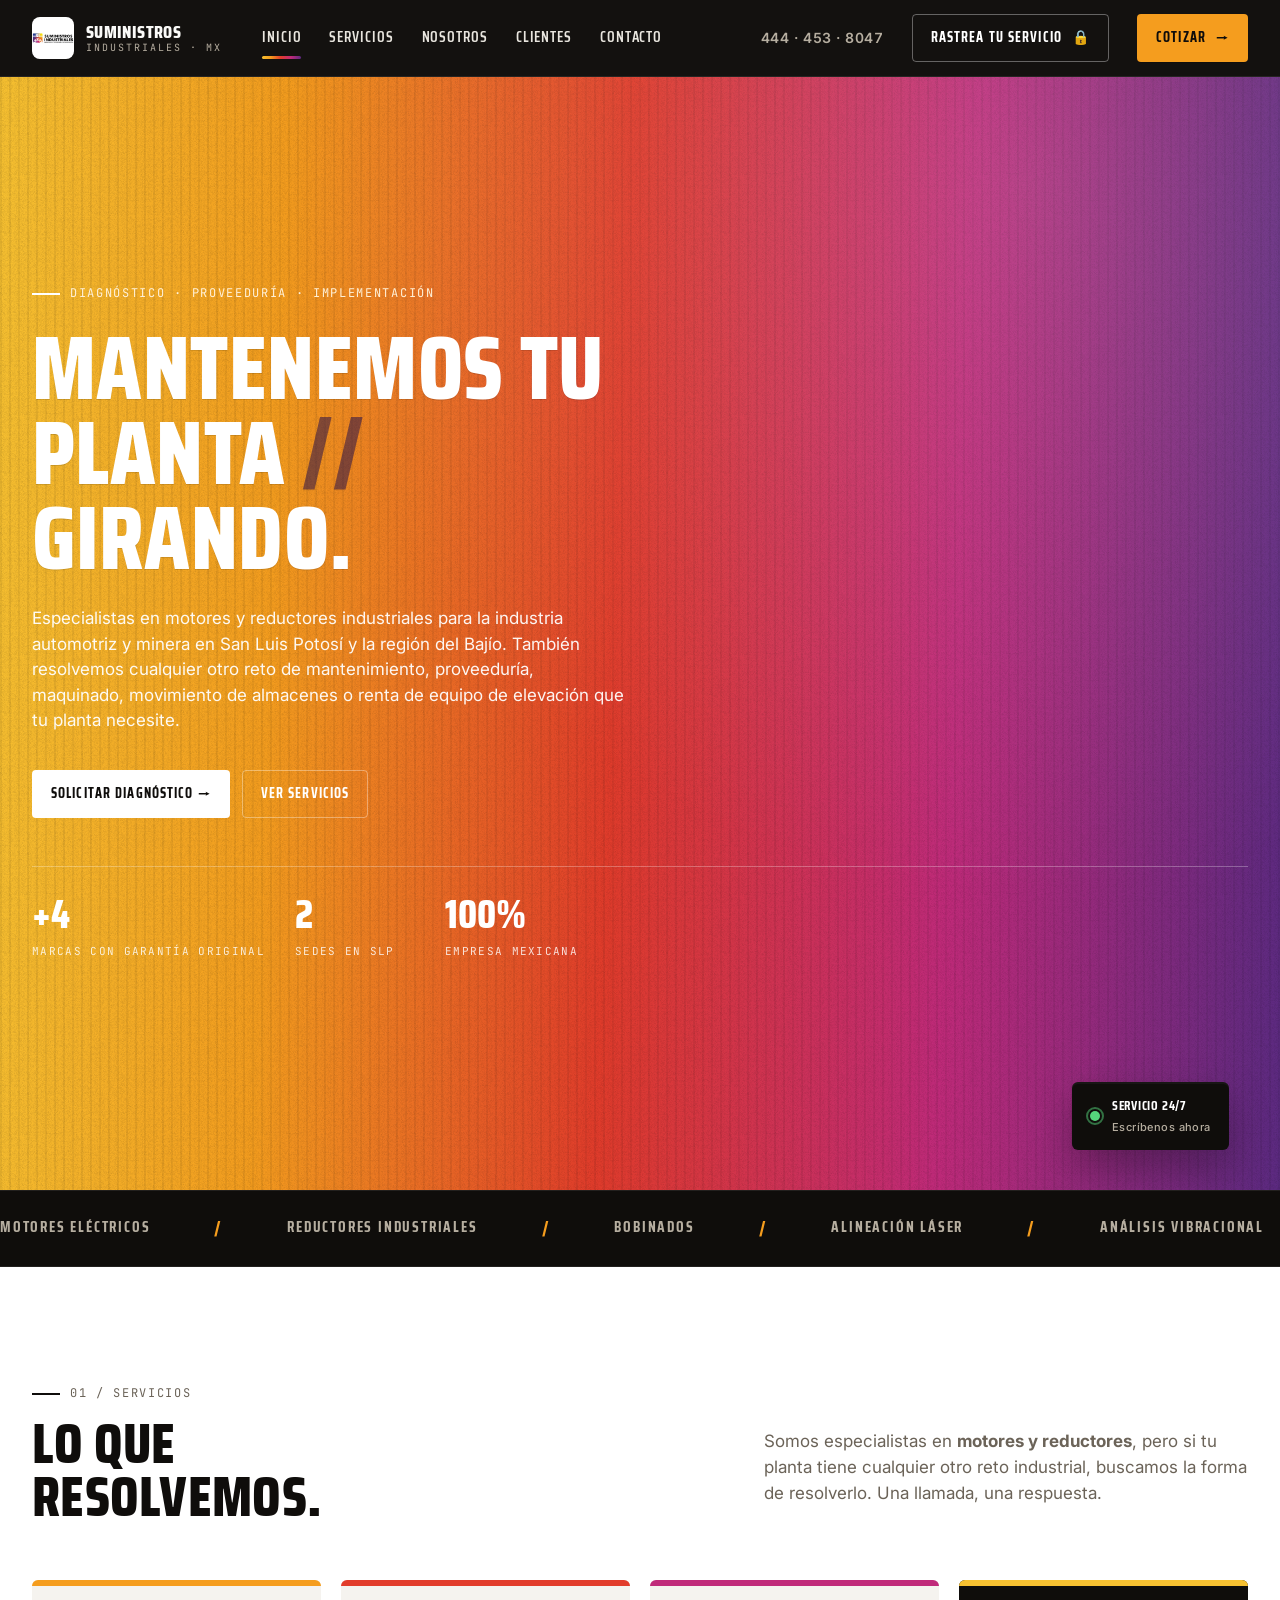
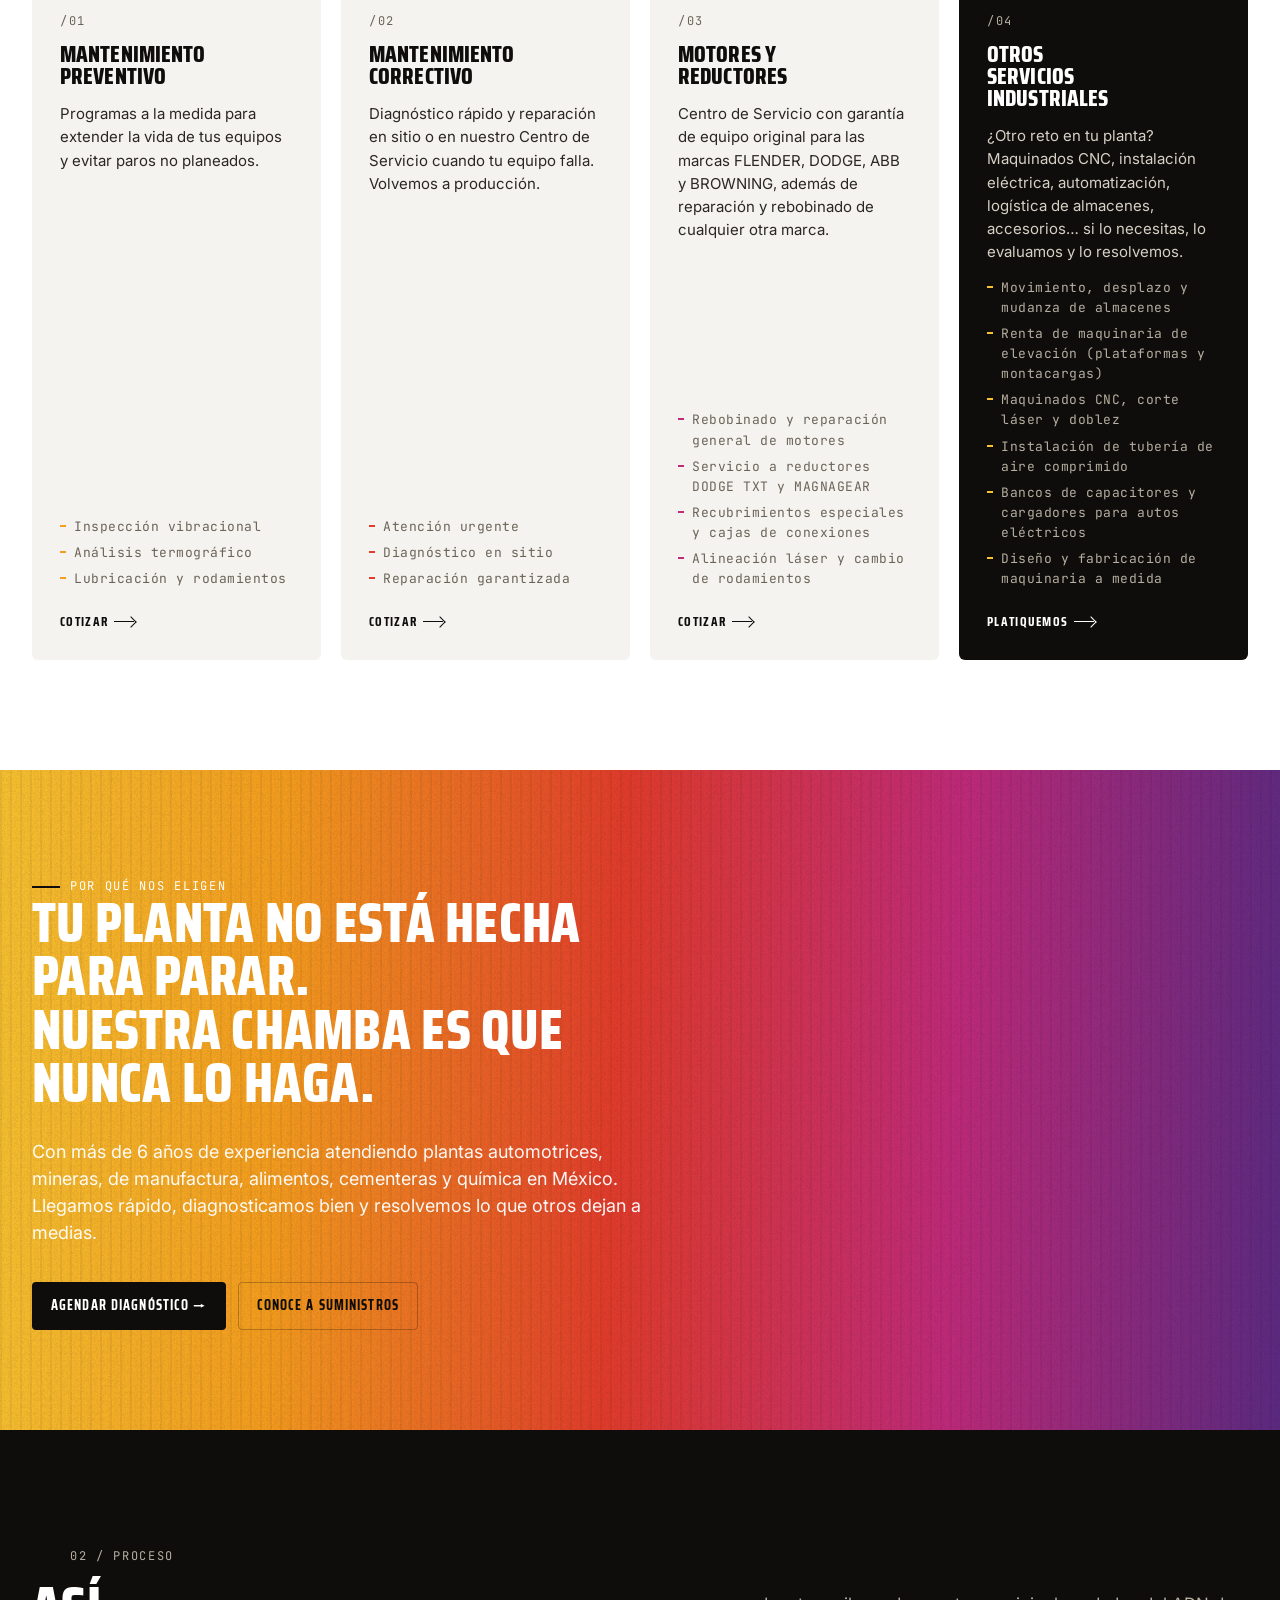
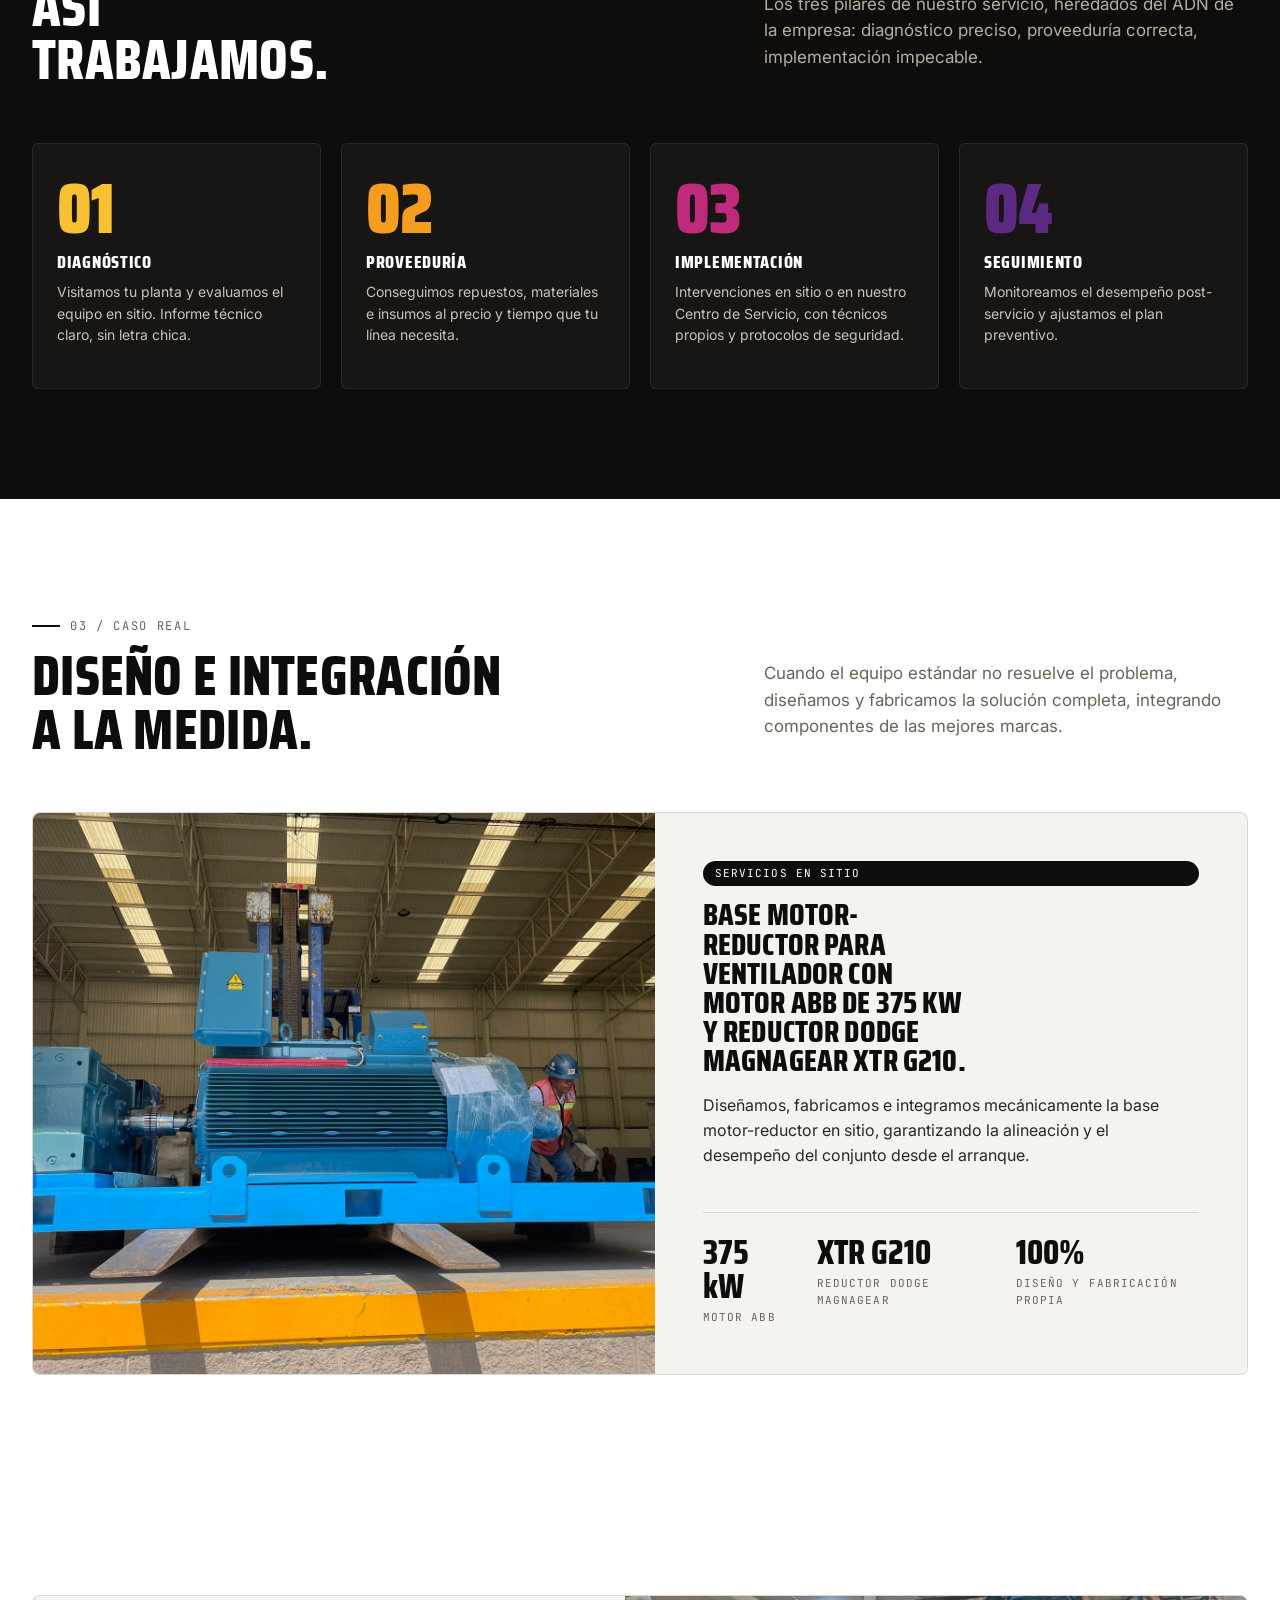
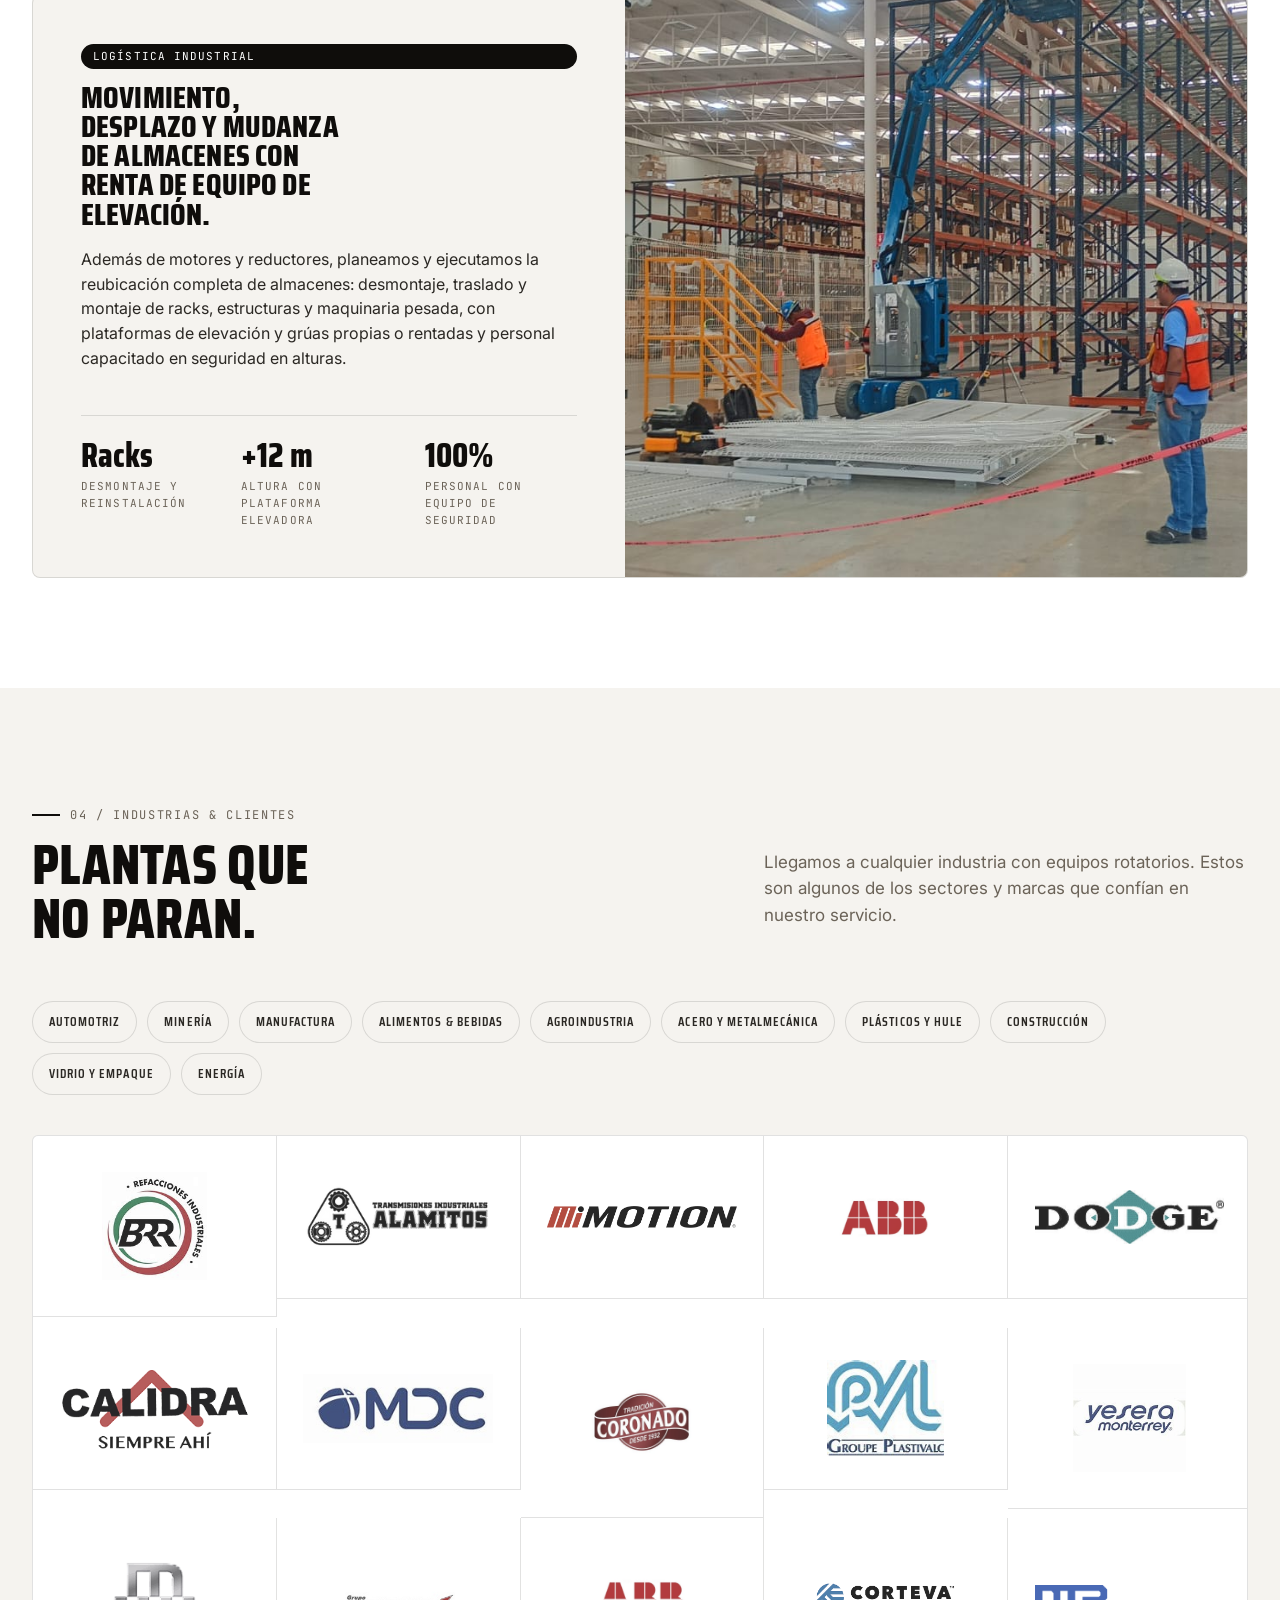
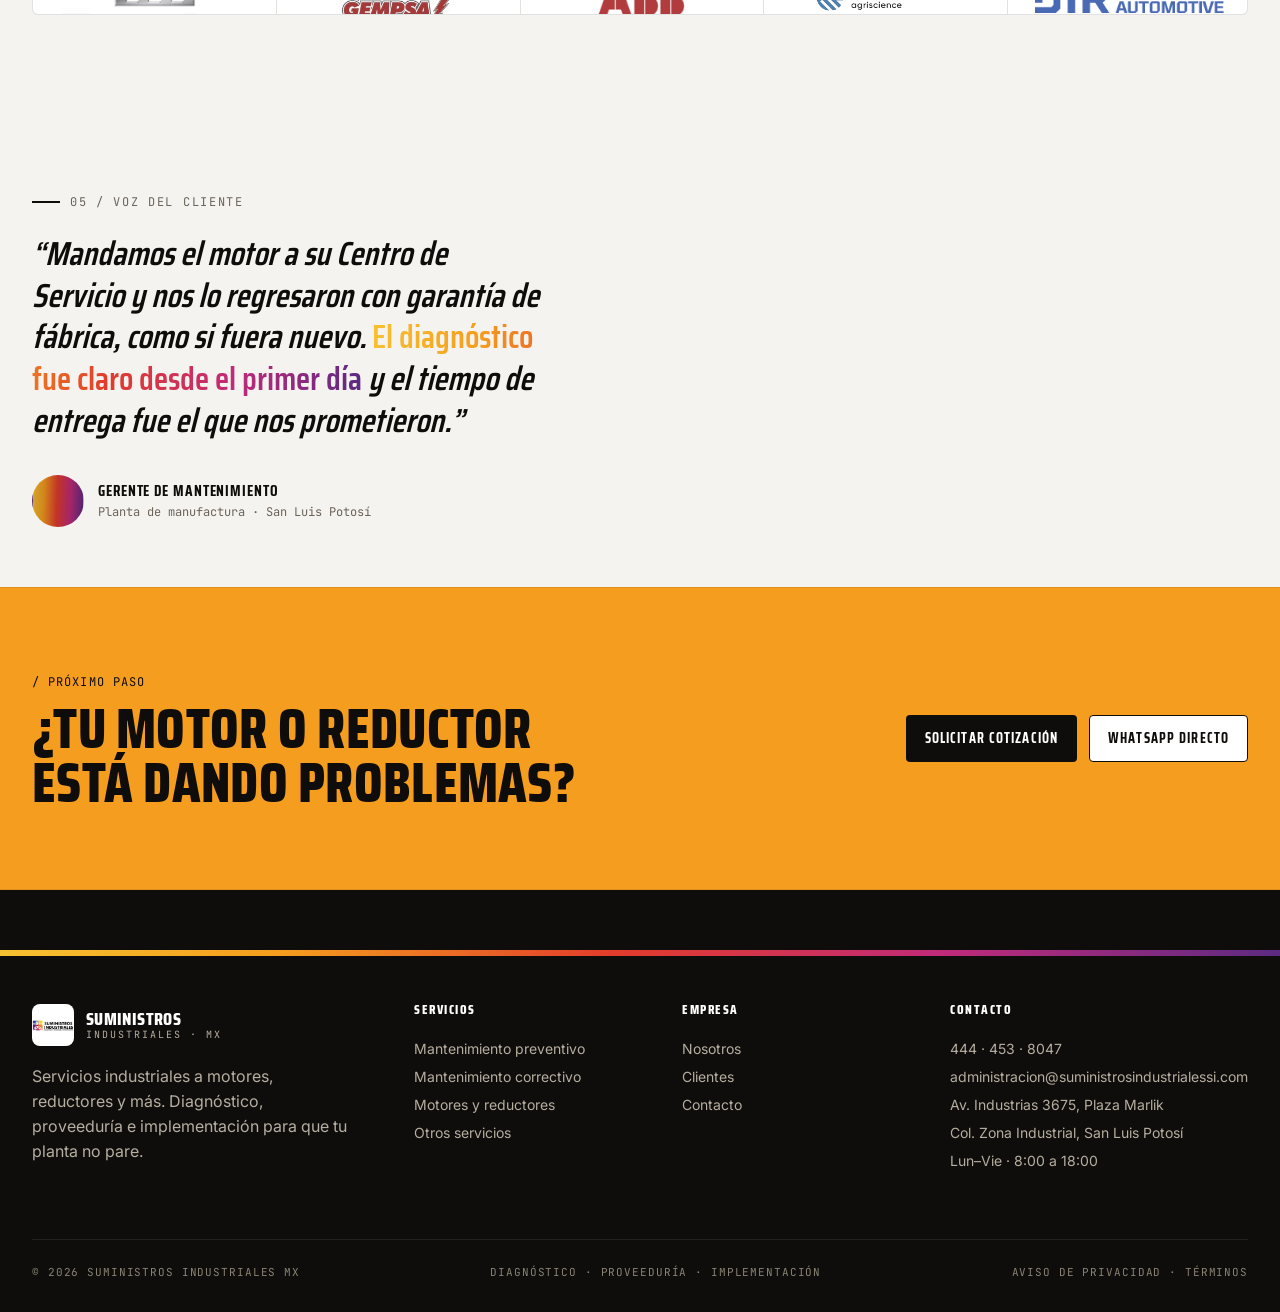
<file: index.html>
<!doctype html>
<html lang="es">
<head>
<meta charset="utf-8" />
<meta name="viewport" content="width=device-width, initial-scale=1" />
<meta name="description" content="Diagnóstico y Proveeduría SI — Centro de Servicio para motores y reductores FLENDER, DODGE, ABB y BROWNING. Mantenimiento preventivo, correctivo, maquinados, movimiento de almacenes, renta de equipo de elevación y proveeduría industrial para los sectores automotriz, minero y más en San Luis Potosí." />
<title>Suministros Industriales (SI) — Centro de Servicio de motores y reductores en San Luis Potosí</title>
<link rel="preconnect" href="https://fonts.googleapis.com">
<link rel="preconnect" href="https://fonts.gstatic.com" crossorigin>
<link href="https://fonts.googleapis.com/css2?family=Saira+Condensed:wght@500;600;700;800;900&family=Inter:wght@400;500;600;700&family=JetBrains+Mono:wght@400;500&display=swap" rel="stylesheet">
<style>
  :root{
    --bg: #ffffff;
    --panel: #f5f3ef;
    --ink: #0f0d0b;
    --ink-soft:#2b2824;
    --muted: #6b6358;
    --rule: rgba(15,13,11,0.12);
    --c-yellow:#f7c131;
    --c-orange:#f59d1e;
    --c-red:#e23c2b;
    --c-magenta:#c02a7a;
    --c-purple:#5c2a82;
    --grad: linear-gradient(92deg, var(--c-yellow) 0%, var(--c-orange) 22%, var(--c-red) 48%, var(--c-magenta) 74%, var(--c-purple) 100%);
    --grad-soft: linear-gradient(92deg, rgba(247,193,49,0.18), rgba(192,42,122,0.18));
  }
  *{box-sizing:border-box}
  html,body{margin:0;padding:0}
  body{
    background: var(--bg); color: var(--ink);
    font-family: 'Inter', system-ui, -apple-system, Segoe UI, Roboto, sans-serif;
    font-size: 16px; line-height:1.55;
    -webkit-font-smoothing: antialiased;
  }
  img{max-width:100%; display:block}
  a{color:inherit; text-decoration:none}
  button{font:inherit; cursor:pointer}

  .h, h1,h2,h3,h4{
    font-family:'Saira Condensed', 'Inter', sans-serif;
    font-weight:800;
    letter-spacing:0.005em;
    text-transform:uppercase;
    line-height: 0.95;
    margin:0;
  }
  h1{font-size: clamp(52px, 7vw, 112px)}
  h2{font-size: clamp(36px, 4.4vw, 68px)}
  h3{font-size: clamp(22px, 1.8vw, 28px)}
  h4{font-size: 18px; letter-spacing:0.04em}

  .mono{font-family:'JetBrains Mono', monospace; font-size:12px; letter-spacing:0.09em; text-transform:uppercase; color:var(--muted)}
  .container{max-width:1320px; margin:0 auto; padding: 0 32px}
  .eyebrow{font-family:'JetBrains Mono', monospace; font-size:12px; letter-spacing:0.14em; text-transform:uppercase; color:var(--muted); display:inline-flex; align-items:center; gap:10px}
  .eyebrow::before{content:""; width:28px; height:2px; background:var(--ink)}

  /* ---------- NAV ---------- */
  .nav{
    position:sticky; top:0; z-index:50;
    background: rgba(15,13,11,0.98);
    color:#fafaf8;
    backdrop-filter: blur(10px);
    border-bottom: 1px solid rgba(255,255,255,0.08);
  }
  .nav-inner{
    display:flex; align-items:center; gap:28px;
    padding: 14px 32px; max-width: 1400px; margin:0 auto;
  }
  .logo{
    display:flex; align-items:center; gap:12px;
  }
  .logo-mark{
    width:42px; height:42px; border-radius:8px;
    object-fit:contain; display:block;
    background:#fff;
    box-shadow: inset 0 0 0 1px rgba(255,255,255,0.2);
  }
  .logo-text{line-height:1; display:flex; flex-direction:column}
  .logo-text .a{font-family:'Saira Condensed'; font-weight:800; font-size:18px; letter-spacing:0.02em; text-transform:uppercase}
  .logo-text .b{font-family:'JetBrains Mono', monospace; font-size:10px; letter-spacing:0.2em; color:#b6aea0; margin-top:2px; text-transform:uppercase}

  .nav-links{display:flex; gap:28px; margin-left:12px}
  .nav-links a{
    font-family:'Saira Condensed', sans-serif; font-weight:600;
    text-transform:uppercase; letter-spacing:0.06em; font-size:15px;
    color:#e9e6df; padding:6px 0; position:relative;
  }
  .nav-links a.active::after, .nav-links a:hover::after{
    content:""; position:absolute; left:0; right:0; bottom:-4px;
    height:3px; background:var(--grad); border-radius:2px;
  }
  .nav-spacer{flex:1}
  .nav-phone{font-family:'Inter', sans-serif; font-weight:600; font-size:14px; color:#b6aea0; letter-spacing:0.04em; font-variant-numeric:tabular-nums}
  .btn{
    display:inline-flex; align-items:center; gap:10px;
    padding:12px 18px;
    font-family:'Saira Condensed', sans-serif; font-weight:700;
    text-transform:uppercase; letter-spacing:0.08em; font-size:14px;
    border-radius: 4px;
    border: 1.5px solid transparent;
    transition: transform 0.15s ease, box-shadow 0.2s ease, background 0.2s ease;
    white-space:nowrap;
  }
  .btn:hover{transform: translateY(-1px)}
  .btn-primary{
    background: var(--c-orange); color: var(--ink);
    box-shadow: 0 1px 0 rgba(0,0,0,0.15);
  }
  .btn-primary:hover{background:#ffae33}
  .btn-dark{background: var(--ink); color:#fff}
  .btn-light{background:#fff; color:var(--ink)}
  .btn-ghost{background: transparent; color:#fff; border-color: rgba(255,255,255,0.35)}
  .btn-ghost:hover{background: rgba(255,255,255,0.08)}
  .btn-link{padding:0; background:none; color:inherit; letter-spacing:0.08em; border-bottom:2px solid currentColor; border-radius:0}

  .nav-mobile{display:none}

  /* ---------- HERO ---------- */
  .hero{
    position:relative;
    color:#fff;
    overflow:hidden;
    isolation:isolate;
    background: var(--ink);
  }
  .hero::before{
    content:""; position:absolute; inset:0;
    background: var(--grad);
    z-index:0;
  }
  .hero::after{
    content:""; position:absolute; inset:0; z-index:1;
    background:
      radial-gradient(ellipse at 80% 10%, rgba(255,255,255,0.12), transparent 50%),
      repeating-linear-gradient(90deg, rgba(0,0,0,0.06) 0 2px, transparent 2px 9px),
      url("data:image/svg+xml;utf8,<svg xmlns='http://www.w3.org/2000/svg' width='240' height='240'><filter id='n'><feTurbulence baseFrequency='0.85' numOctaves='2' seed='5'/><feColorMatrix values='0 0 0 0 0 0 0 0 0 0 0 0 0 0 0 0 0 0 0.16 0'/></filter><rect width='100%' height='100%' filter='url(%23n)'/></svg>");
    pointer-events:none;
  }
  .hero-inner{position:relative; z-index:2; padding: 90px 32px 120px; max-width:1400px; margin:0 auto}
  .hero .eyebrow{color:#fff1d8}
  .hero .eyebrow::before{background:#fff}
  .hero h1{
    color:#fff;
    text-shadow: 0 1px 0 rgba(0,0,0,0.12);
    margin-top:22px;
    max-width: 14ch;
  }
  .hero h1 .slash{color:#2a1148; opacity:0.55}
  .hero-sub{
    max-width: 54ch; margin-top:26px;
    font-size: clamp(17px, 1.2vw, 20px); color: rgba(255,255,255,0.94); line-height:1.5;
  }
  .hero-actions{display:flex; gap:12px; margin-top:36px; flex-wrap:wrap}
  .hero-meta{
    display:flex; gap:30px; margin-top:48px; padding-top:28px;
    border-top: 1px solid rgba(255,255,255,0.28); flex-wrap:wrap;
  }
  .hero-meta > div{min-width: 120px}
  .hero-meta .val{font-family:'Saira Condensed'; font-weight:800; font-size: 40px; color:#fff; line-height:1}
  .hero-meta .lbl{font-family:'JetBrains Mono', monospace; font-size:11px; letter-spacing:0.12em; text-transform:uppercase; color:rgba(255,255,255,0.82); margin-top:8px}

  /* Floating tag */
  .hero-tag{
    position:absolute; right: 4vw; bottom: 40px; z-index:3;
    background: var(--ink); color:#fff;
    padding: 14px 18px; border-radius: 6px;
    font-family:'Saira Condensed'; font-weight:700; text-transform:uppercase;
    letter-spacing:0.06em; font-size:13px;
    box-shadow: 0 18px 40px rgba(0,0,0,0.28), 0 2px 0 rgba(255,255,255,0.04) inset;
    display:flex; align-items:center; gap:12px;
    max-width: 320px;
  }
  .hero-tag .pulse{
    width:10px; height:10px; border-radius:50%; background:#55d67c; position:relative;
  }
  .hero-tag .pulse::before{
    content:""; position:absolute; inset:-4px; border-radius:50%; border:2px solid #55d67c; opacity:0.5;
    animation: pulse 1.8s ease-out infinite;
  }
  @keyframes pulse{0%{transform:scale(0.7); opacity:0.6}100%{transform:scale(1.8); opacity:0}}
  .hero-tag small{font-family:'Inter'; font-weight:500; font-size:11px; color:#b6aea0; letter-spacing:0.04em; text-transform:none; display:block; margin-top:2px}

  /* ---------- MARQUEE ---------- */
  .marquee{
    background: var(--ink); color:#b6aea0;
    border-top: 1px solid rgba(255,255,255,0.08);
    border-bottom: 1px solid rgba(255,255,255,0.08);
    overflow:hidden; position:relative;
  }
  .marquee-track{
    display:flex; gap:64px; padding: 22px 0;
    animation: slide 45s linear infinite;
    white-space:nowrap;
    font-family:'Saira Condensed', sans-serif; font-weight:700;
    letter-spacing:0.12em; text-transform:uppercase; font-size:15px;
  }
  .marquee-track span{display:inline-flex; align-items:center; gap:64px}
  .marquee-track .sep{color:var(--c-orange); font-size:20px}
  @keyframes slide{from{transform:translateX(0)}to{transform:translateX(-50%)}}

  /* ---------- SECTIONS ---------- */
  section{padding: 110px 0}
  .sec-head{display:flex; align-items:flex-end; justify-content:space-between; gap:40px; flex-wrap:wrap; margin-bottom:56px}
  .sec-head .title h2{margin-top:14px; max-width: 18ch}
  .sec-head .meta{max-width: 44ch; color:var(--muted); font-size:17px}

  /* Services */
  .svc-grid{
    display:grid; grid-template-columns: repeat(4, 1fr); gap: 20px;
  }
  .svc{
    background: var(--panel);
    border-radius: 6px;
    padding: 32px 28px 28px;
    min-height: 340px;
    display:flex; flex-direction:column;
    position:relative; overflow:hidden;
    transition: transform 0.25s ease;
  }
  .svc:hover{transform: translateY(-4px)}
  .svc::before{
    content:""; position:absolute; inset: 0 0 auto 0; height:6px;
    background: var(--bar, var(--c-orange));
  }
  .svc .num{
    font-family:'JetBrains Mono', monospace; font-size:12px; color: var(--muted);
    letter-spacing:0.14em;
  }
  .svc h3{margin-top:14px; max-width: 12ch; color: var(--ink)}
  .svc p{color: var(--ink-soft); font-size:15px; flex:1; margin: 14px 0 0}
  .svc ul{margin: 14px 0 0; padding:0; list-style:none; display:flex; flex-direction:column; gap:6px}
  .svc ul li{font-size:13px; color:var(--muted); font-family:'JetBrains Mono', monospace; letter-spacing:0.04em; padding-left:14px; position:relative}
  .svc ul li::before{content:""; position:absolute; left:0; top:8px; width:6px; height:2px; background:var(--bar)}
  .svc .foot{display:flex; align-items:center; justify-content:space-between; margin-top:22px}
  .svc .more{
    font-family:'Saira Condensed', sans-serif; font-weight:700; text-transform:uppercase;
    font-size:13px; letter-spacing:0.1em; color:var(--ink);
    display:inline-flex; align-items:center; gap:6px;
  }
  .svc .more .arrow{width:20px; height:1.5px; background:var(--ink); position:relative; transition: width 0.2s}
  .svc .more .arrow::after{content:""; position:absolute; right:-1px; top:-3px; width:7px; height:7px; border-top:1.5px solid var(--ink); border-right:1.5px solid var(--ink); transform:rotate(45deg)}
  .svc:hover .more .arrow{width:30px}
  .svc.dark{background: var(--ink); color:#fff}
  .svc.dark .num{color:#b6aea0}
  .svc.dark h3{color:#fff}
  .svc.dark p{color:#d6d0c4}
  .svc.dark .more{color:#fff}
  .svc.dark .more .arrow{background:#fff}
  .svc.dark .more .arrow::after{border-color:#fff}
  .svc.dark ul li{color:#b6aea0}

  /* Manifesto */
  .manifesto{
    background: var(--grad);
    color:#fff; text-align:left; padding:100px 0;
    position:relative; overflow:hidden;
  }
  .manifesto::after{
    content:""; position:absolute; inset:0;
    background: repeating-linear-gradient(90deg, rgba(0,0,0,0.05) 0 2px, transparent 2px 10px),
      url("data:image/svg+xml;utf8,<svg xmlns='http://www.w3.org/2000/svg' width='240' height='240'><filter id='n'><feTurbulence baseFrequency='0.85' numOctaves='2'/><feColorMatrix values='0 0 0 0 0 0 0 0 0 0 0 0 0 0 0 0 0 0 0.14 0'/></filter><rect width='100%' height='100%' filter='url(%23n)'/></svg>");
    pointer-events:none;
  }
  .manifesto .container{position:relative; z-index:2}
  .manifesto h2{color:#fff; max-width: 22ch}
  .manifesto .lead{max-width: 56ch; margin-top: 28px; font-size: 18px; color: rgba(255,255,255,0.95); line-height:1.5}

  /* Process */
  .process{background:var(--ink); color:#fff}
  .process h2{color:#fff}
  .process .mono{color:#b6aea0}
  .process-grid{display:grid; grid-template-columns:repeat(4, 1fr); gap:20px; margin-top: 40px}
  .step{
    background: rgba(255,255,255,0.04);
    border: 1px solid rgba(255,255,255,0.08);
    padding: 28px 24px; border-radius: 6px;
    position:relative;
  }
  .step .n{font-family:'Saira Condensed'; font-weight:900; font-size: 72px; color: var(--accent, var(--c-orange)); line-height:1; letter-spacing:-0.02em}
  .step h4{color:#fff; margin-top:10px; text-transform:uppercase}
  .step p{color:#c9c3b7; font-size:14px; margin-top:10px}

  /* Case card */
  .case{
    display:grid; grid-template-columns: 1.05fr 1fr; gap:0;
    border-radius: 8px; overflow:hidden; background: var(--panel);
    border: 1px solid var(--rule);
  }
  .case-img{
    background: linear-gradient(180deg, #2a241c, #0e0c09); position:relative; min-height:440px; color:#7d7162;
    display:grid; place-items:center;
  }
  .case-img .ph{
    position:absolute; inset:20px; border:1px dashed rgba(255,255,255,0.16);
    border-radius:4px;
    display:grid; place-items:center;
    font-family:'JetBrains Mono', monospace; font-size:12px; letter-spacing:0.1em; text-align:center;
    color:#8c8170;
  }
  .case-body{padding:48px; display:flex; flex-direction:column; justify-content:center}
  .case-body .tag{display:inline-block; background: var(--ink); color:#fff; padding:4px 12px; border-radius:999px; font-family:'JetBrains Mono', monospace; font-size:11px; letter-spacing:0.1em; text-transform:uppercase}
  .case-body h3{font-size: clamp(26px, 2.4vw, 38px); margin-top:14px; max-width: 18ch}
  .case-body p{margin-top:18px; color:var(--ink-soft); font-size:16px}
  .case-stats{display:flex; gap:36px; margin-top:28px; border-top:1px solid var(--rule); padding-top:22px}
  .case-stats .val{font-family:'Saira Condensed'; font-weight:800; font-size:34px; color:var(--ink); line-height:1}
  .case-stats .lbl{font-family:'JetBrains Mono', monospace; font-size:11px; letter-spacing:0.1em; text-transform:uppercase; color:var(--muted); margin-top:6px}

  /* Industries */
  .industries{display:flex; flex-wrap:wrap; gap:10px}
  .industries .chip{
    padding: 10px 16px; border-radius: 999px; border: 1.5px solid var(--rule);
    font-family:'Saira Condensed'; font-weight:600; text-transform:uppercase; font-size:13px; letter-spacing:0.08em;
    background: var(--panel);
    color: var(--ink-soft);
    cursor: default;
  }

  /* Clients grid */
  .clients-grid{
    display:grid; grid-template-columns: repeat(6, 1fr);
    border: 1px solid var(--rule); border-radius: 6px; overflow:hidden; background:#fff;
  }
  .clients-grid .cell{
    aspect-ratio: 3/2; display:grid; place-items:center;
    border-right:1px solid var(--rule); border-bottom:1px solid var(--rule);
    font-family:'Saira Condensed', sans-serif; font-weight:700; text-transform:uppercase;
    color:var(--ink-soft); font-size:15px; letter-spacing:0.1em;
    transition: background 0.15s;
  }
  .clients-grid .cell:hover{background: var(--panel); color: var(--ink)}
  .clients-grid .cell:nth-child(6n){border-right:none}
  .clients-grid .cell:nth-last-child(-n+6){border-bottom:none}
  .clients-grid .cell img, .clients-featured .cell img{
    max-width:78%; max-height:60%; object-fit:contain;
    filter: grayscale(0.45) opacity(0.85); transition: filter 0.2s ease;
  }
  .clients-grid .cell:hover img, .clients-featured .cell:hover img{filter:grayscale(0) opacity(1)}

  /* Testimonial */
  .testi{
    background: var(--panel); padding: 60px 0; border-radius:0;
  }
  .testi-quote{
    font-family:'Saira Condensed'; font-weight:600; font-style:italic;
    font-size: clamp(26px, 2.6vw, 42px); line-height:1.25; max-width: 32ch; color:var(--ink);
    text-transform:none; letter-spacing:0;
  }
  .testi-quote .accent{background: var(--grad); -webkit-background-clip:text; background-clip:text; color:transparent; font-style:normal}
  .testi-cite{display:flex; align-items:center; gap:14px; margin-top: 30px}
  .avatar{width:52px; height:52px; border-radius:50%; background: var(--grad); border: 1px solid var(--rule); position:relative; overflow:hidden}
  .avatar::after{content:""; position:absolute; inset:0; background:#0f0d0b; opacity:0.15}
  .testi-cite .name{font-family:'Saira Condensed'; font-weight:700; text-transform:uppercase; font-size:15px; letter-spacing:0.06em}
  .testi-cite .role{font-family:'JetBrains Mono', monospace; font-size:12px; color:var(--muted)}

  /* Final CTA */
  .final-cta{
    padding: 80px 0; background: var(--c-orange); color: var(--ink);
    border-top: 1px solid rgba(0,0,0,0.08); border-bottom: 1px solid rgba(0,0,0,0.08);
  }
  .final-cta-inner{display:flex; align-items:center; justify-content:space-between; gap:40px; flex-wrap:wrap}
  .final-cta h2{max-width: 22ch}

  /* Footer */
  footer{background: var(--ink); color:#d6d0c4; padding: 60px 0 30px}
  footer .strip{height:6px; background: var(--grad); margin-bottom: 48px}
  .footer-grid{display:grid; grid-template-columns: 1.5fr 1fr 1fr 1fr; gap: 40px}
  footer h4{color:#fff; text-transform:uppercase; font-size:13px; letter-spacing:0.12em; margin-bottom: 18px}
  footer a, footer li{font-family:'Inter'; font-size:14px; color:#b6aea0; line-height:2}
  footer a:hover{color:#fff}
  footer ul{list-style:none; padding:0; margin:0}
  .footer-legal{
    display:flex; justify-content:space-between; align-items:center; flex-wrap:wrap; gap:20px;
    margin-top: 60px; padding-top: 24px; border-top:1px solid rgba(255,255,255,0.08);
    font-family:'JetBrains Mono', monospace; font-size:11px; letter-spacing:0.08em; color:#8a8273; text-transform:uppercase;
  }

  /* ---------- SUB PAGES ---------- */
  .page-hero{
    background: var(--ink); color:#fff; padding: 100px 0 70px; position:relative; overflow:hidden;
  }
  .page-hero::after{
    content:""; position:absolute; left:0; right:0; bottom:0; height:6px; background:var(--grad);
  }
  .page-hero .eyebrow{color:#f5c886}
  .page-hero .eyebrow::before{background:#f5c886}
  .page-hero h1{font-size: clamp(48px, 6vw, 96px); max-width: 16ch; margin-top:18px}
  .page-hero p{max-width: 60ch; color: #d6d0c4; font-size:18px; margin-top:22px}

  .about-grid{display:grid; grid-template-columns: 1fr 1fr; gap: 60px; align-items:center}
  .about-img{
    background: linear-gradient(180deg, #2a241c, #0e0c09);
    min-height: 460px; border-radius:8px; position:relative; overflow:hidden;
    color:#7d7162;
  }
  .about-img::after{
    content:""; position:absolute; inset:14px; border:1px dashed rgba(255,255,255,0.18); border-radius:4px;
  }
  .about-img.has-photo::after{display:none}
  .about-img .ph{position:absolute; left:50%; top:50%; transform:translate(-50%,-50%); font-family:'JetBrains Mono', monospace; font-size:12px; letter-spacing:0.14em; text-align:center}

  .values{display:grid; grid-template-columns:repeat(4, 1fr); gap:16px; margin-top: 40px}
  .value{
    background: var(--panel); padding: 28px; border-radius: 6px; min-height: 180px;
    position:relative; overflow:hidden;
  }
  .value::before{content:""; position:absolute; top:0; left:0; right:0; height:4px; background:var(--vc, var(--c-orange))}
  .value h4{text-transform:uppercase; color: var(--ink)}
  .value p{font-size:14px; color:var(--ink-soft); margin-top:10px}

  .team{display:grid; grid-template-columns:repeat(4, 1fr); gap:18px; margin-top: 40px}
  .person .ph{
    aspect-ratio: 3/4; background: linear-gradient(180deg, #1f1b16, #0e0c09); border-radius:6px;
    display:grid; place-items:center; color:#7d7162;
    font-family:'JetBrains Mono', monospace; font-size:11px; letter-spacing:0.1em;
    position:relative; overflow:hidden;
  }
  .person .ph::after{content:""; position:absolute; inset:12px; border:1px dashed rgba(255,255,255,0.18); border-radius:3px}
  .person .name{font-family:'Saira Condensed'; font-weight:800; text-transform:uppercase; letter-spacing:0.04em; font-size:17px; margin-top:14px}
  .person .role{font-family:'JetBrains Mono', monospace; font-size:11px; color:var(--muted); margin-top:4px; letter-spacing:0.08em; text-transform:uppercase}

  /* Clients page */
  .clients-featured{display:grid; grid-template-columns: repeat(5, 1fr); border:1px solid var(--rule); border-radius:8px; overflow:hidden; background:#fff}
  .clients-featured .cell{aspect-ratio: 3/2; display:grid; place-items:center; border-right:1px solid var(--rule); border-bottom:1px solid var(--rule); font-family:'Saira Condensed'; font-weight:700; color:var(--ink-soft); font-size:16px; text-transform:uppercase; letter-spacing:0.1em}
  .clients-featured .cell:nth-child(5n){border-right:none}
  .clients-featured .cell:nth-last-child(-n+5){border-bottom:none}

  .case-cards{display:grid; grid-template-columns:repeat(3, 1fr); gap:20px; margin-top:30px}
  .case-card{
    background:#fff; border:1px solid var(--rule); border-radius:8px; overflow:hidden;
    display:flex; flex-direction:column;
  }
  .case-card .img{
    aspect-ratio: 3/2; background: linear-gradient(180deg, #2a241c, #0e0c09); position:relative;
    display:grid; place-items:center; color:#7d7162; font-family:'JetBrains Mono', monospace; font-size:11px; letter-spacing:0.1em;
  }
  .case-card .img::after{content:""; position:absolute; inset:12px; border:1px dashed rgba(255,255,255,0.18); border-radius:3px}
  .case-card .img.has-photo{background-size:cover; background-position:center}
  .case-card .img.has-photo::after{display:none}
  .case-card .body{padding:22px 22px 24px; flex:1; display:flex; flex-direction:column}
  .case-card .tag{display:inline-block; padding:3px 10px; border-radius:999px; background:var(--panel); font-family:'JetBrains Mono', monospace; font-size:10px; letter-spacing:0.1em; text-transform:uppercase; color:var(--ink-soft); align-self:flex-start}
  .case-card h3{font-size:20px; margin:12px 0 0; text-transform:none; font-weight:700; letter-spacing:0; font-family:'Inter'; line-height:1.3}
  .case-card p{font-size:14px; color:var(--muted); margin:10px 0 0; flex:1}
  .case-card .link{margin-top:16px; font-family:'Saira Condensed'; font-weight:700; text-transform:uppercase; font-size:13px; letter-spacing:0.1em; color:var(--ink); display:inline-flex; gap:6px; align-items:center}

  /* Contact */
  .contact-grid{display:grid; grid-template-columns: 1.2fr 1fr; gap:0; border:1px solid var(--rule); border-radius:10px; overflow:hidden; background:#fff}
  .contact-form{padding:50px; border-right:1px solid var(--rule)}
  .contact-form h2{margin-bottom:16px}
  .field{display:flex; flex-direction:column; gap:6px; margin-bottom:18px}
  .field label{font-family:'JetBrains Mono', monospace; font-size:11px; letter-spacing:0.12em; text-transform:uppercase; color:var(--muted)}
  .field input, .field select, .field textarea{
    font: inherit; font-size:15px; color:var(--ink);
    border: 1px solid var(--rule); background:#fff;
    padding: 12px 14px; border-radius: 4px;
    width:100%;
    transition: border 0.15s;
  }
  .field input:focus, .field select:focus, .field textarea:focus{outline:none; border-color:var(--ink); box-shadow: 0 0 0 3px rgba(245,157,30,0.18)}
  .field-row{display:grid; grid-template-columns:1fr 1fr; gap:16px}
  .field textarea{min-height: 120px; resize:vertical}

  .contact-side{padding:50px; background: var(--panel)}
  .contact-card{
    background:#fff; border-radius: 6px; padding: 22px; border:1px solid var(--rule); margin-top:16px;
    display:flex; gap:14px; align-items:flex-start;
  }
  .contact-card .ic{
    width:44px; height:44px; border-radius:6px; background: var(--ic, var(--c-orange));
    display:grid; place-items:center; color:#fff; font-family:'Saira Condensed'; font-weight:800; font-size:22px; flex-shrink:0;
  }
  .contact-card h4{font-size:15px; text-transform:uppercase}
  .contact-card p{font-size:13px; color:var(--muted); margin:4px 0 0}
  .contact-card a{color:var(--ink); font-weight:600; border-bottom: 1px solid var(--rule)}

  /* ---------- Page routing ---------- */
  .page{display:none}
  .page.active{display:block}

  /* ---------- Tweaks panel ---------- */
  .tweaks-panel{
    position:fixed; right:20px; bottom:20px; z-index:120;
    width:300px; max-height:75vh; overflow-y:auto;
    background:#fff; border:1px solid var(--rule); border-radius:10px;
    box-shadow: 0 24px 60px rgba(0,0,0,0.18);
    padding:18px; display:none;
  }
  .tweaks-panel.on{display:block}
  .tweaks-panel h4{margin:0 0 4px; font-size:15px; text-transform:uppercase}
  .tweaks-panel label{display:block; font-family:'JetBrains Mono', monospace; font-size:10px; letter-spacing:0.1em; text-transform:uppercase; color:var(--muted); margin: 14px 0 6px}
  .tweaks-panel .opts{display:flex; flex-wrap:wrap; gap:6px}
  .tweaks-panel .opt{
    padding: 6px 10px; border:1.5px solid var(--rule); border-radius:4px; background:#fff;
    font-family:'Saira Condensed'; font-weight:700; text-transform:uppercase; font-size:12px; letter-spacing:0.06em;
    color:var(--ink); cursor:pointer;
  }
  .tweaks-panel .opt.on{background:var(--ink); color:#fff; border-color:var(--ink)}
  .tweaks-panel input[type=text]{
    width:100%; padding:6px 10px; border:1px solid var(--rule); border-radius:4px;
    font: inherit; font-size:13px;
  }

  /* ---------- Responsive ---------- */
  @media (max-width: 980px){
    .nav-links, .nav-phone{display:none}
    .svc-grid, .clients-grid, .process-grid, .values, .team{grid-template-columns:repeat(2,1fr)}
    .clients-grid .cell:nth-child(6n){border-right:1px solid var(--rule)}
    .clients-grid .cell:nth-child(2n){border-right:none}
    .case{grid-template-columns:1fr}
    .case-img{min-height:300px}
    .contact-grid{grid-template-columns:1fr}
    .contact-form{border-right:none; border-bottom:1px solid var(--rule); padding:32px}
    .contact-side{padding:32px}
    .about-grid{grid-template-columns:1fr}
    .footer-grid{grid-template-columns:1fr 1fr}
    .clients-featured{grid-template-columns:repeat(3,1fr)}
    .clients-featured .cell:nth-child(5n){border-right:1px solid var(--rule)}
    .clients-featured .cell:nth-child(3n){border-right:none}
    .case-cards{grid-template-columns:1fr}
    section{padding: 70px 0}
    .hero-inner{padding: 60px 24px 100px}
    .hero-tag{right: 20px; bottom: 20px}
  }
  @media (max-width: 560px){
    .svc-grid, .clients-grid, .process-grid, .values, .team, .footer-grid{grid-template-columns:1fr}
    .clients-grid .cell{border-right:none !important}
    .field-row{grid-template-columns:1fr}
  }

</style>
</head>
<body>

<!-- ======================= NAV ======================= -->
<header class="nav" data-screen-label="nav">
  <div class="nav-inner">
    <a href="#home" class="logo" data-route="home">
      <img src="logo_SI.jpg" class="logo-mark" alt="SI" style="object-fit:contain;background:#fff;">
      <span class="logo-text">
        <span class="a">Suministros</span>
        <span class="b">Industriales · MX</span>
      </span>
    </a>
    <nav class="nav-links">
      <a href="#home" data-route="home" class="active">Inicio</a>
      <a href="#servicios" data-scroll="servicios">Servicios</a>
      <a href="#nosotros" data-route="nosotros">Nosotros</a>
      <a href="#clientes" data-route="clientes">Clientes</a>
      <a href="#contacto" data-route="contacto">Contacto</a>
    </nav>
    <span class="nav-spacer"></span>
    <span class="nav-phone" data-tw="phone_val">444 · 453 · 8047</span>
    <a href="login.html" class="btn btn-ghost" style="border-color:rgba(255,255,255,0.35)">Rastrea tu servicio<span>🔒</span></a>
    <a href="#contacto" data-route="contacto" class="btn btn-primary">Cotizar<span>→</span></a>
  </div>
</header>

<!-- ======================= HOME ======================= -->
<main class="page active" data-page="home" data-screen-label="01 Home">

  <section class="hero" data-screen-label="Hero">
    <div class="hero-inner">
      <span class="eyebrow">Diagnóstico · Proveeduría · Implementación</span>
      <h1 data-tw="hero_title">Mantenemos tu<br>planta <span class="slash">//</span><br>girando.</h1>
      <p class="hero-sub" data-tw="hero_sub">Especialistas en motores y reductores industriales para la industria automotriz y minera en San Luis Potosí y la región del Bajío. También resolvemos cualquier otro reto de mantenimiento, proveeduría, maquinado, movimiento de almacenes o renta de equipo de elevación que tu planta necesite.</p>
      <div class="hero-actions">
        <a href="#contacto" data-route="contacto" class="btn btn-light">Solicitar diagnóstico →</a>
        <a href="#servicios" data-scroll="servicios" class="btn btn-ghost">Ver servicios</a>
      </div>
      <div class="hero-meta">
        <div><div class="val" data-tw="stat2_val">+4</div><div class="lbl" data-tw="stat2_lbl">marcas con garantía original</div></div>
        <div><div class="val" data-tw="stat3_val">2</div><div class="lbl" data-tw="stat3_lbl">sedes en SLP</div></div>
        <div><div class="val" data-tw="stat4_val">100%</div><div class="lbl" data-tw="stat4_lbl">empresa mexicana</div></div>
      </div>
    </div>
    <div class="hero-tag">
      <span class="pulse"></span>
      <span>
        <span data-tw="cta_dock">Servicio 24/7</span>
        <small>Escríbenos ahora</small>
      </span>
    </div>
  </section>

  <!-- Marquee -->
  <div class="marquee" aria-hidden="true">
    <div class="marquee-track">
      <span>Motores eléctricos <span class="sep">/</span> Reductores industriales <span class="sep">/</span> Bobinados <span class="sep">/</span> Alineación láser <span class="sep">/</span> Análisis vibracional <span class="sep">/</span> Proveeduría de repuestos <span class="sep">/</span> Rodamientos <span class="sep">/</span> Acoples <span class="sep">/</span> Bombas <span class="sep">/</span> Ventiladores <span class="sep">/</span> Mudanza de almacenes <span class="sep">/</span> Renta de equipo de elevación <span class="sep">/</span> </span>
      <span>Motores eléctricos <span class="sep">/</span> Reductores industriales <span class="sep">/</span> Bobinados <span class="sep">/</span> Alineación láser <span class="sep">/</span> Análisis vibracional <span class="sep">/</span> Proveeduría de repuestos <span class="sep">/</span> Rodamientos <span class="sep">/</span> Acoples <span class="sep">/</span> Bombas <span class="sep">/</span> Ventiladores <span class="sep">/</span> Mudanza de almacenes <span class="sep">/</span> Renta de equipo de elevación <span class="sep">/</span> </span>
    </div>
  </div>

  <!-- Servicios -->
  <section id="servicios" data-screen-label="Servicios">
    <div class="container">
      <div class="sec-head">
        <div class="title">
          <span class="eyebrow">01 / Servicios</span>
          <h2>Lo que<br>resolvemos.</h2>
        </div>
        <p class="meta">Somos especialistas en <b>motores y reductores</b>, pero si tu planta tiene cualquier otro reto industrial, buscamos la forma de resolverlo. Una llamada, una respuesta.</p>
      </div>

      <div class="svc-grid">
        <article class="svc" style="--bar:var(--c-orange)">
          <span class="num">/01</span>
          <h3>Mantenimiento preventivo</h3>
          <p>Programas a la medida para extender la vida de tus equipos y evitar paros no planeados.</p>
          <ul>
            <li>Inspección vibracional</li>
            <li>Análisis termográfico</li>
            <li>Lubricación y rodamientos</li>
          </ul>
          <div class="foot"><a href="#contacto" data-route="contacto" class="more">Cotizar <span class="arrow"></span></a></div>
        </article>

        <article class="svc" style="--bar:var(--c-red)">
          <span class="num">/02</span>
          <h3>Mantenimiento correctivo</h3>
          <p>Diagnóstico rápido y reparación en sitio o en nuestro Centro de Servicio cuando tu equipo falla. Volvemos a producción.</p>
          <ul>
            <li>Atención urgente</li>
            <li>Diagnóstico en sitio</li>
            <li>Reparación garantizada</li>
          </ul>
          <div class="foot"><a href="#contacto" data-route="contacto" class="more">Cotizar <span class="arrow"></span></a></div>
        </article>

        <article class="svc" style="--bar:var(--c-magenta)">
          <span class="num">/03</span>
          <h3>Motores y reductores</h3>
          <p>Centro de Servicio con garantía de equipo original para las marcas FLENDER, DODGE, ABB y BROWNING, además de reparación y rebobinado de cualquier otra marca.</p>
          <ul>
            <li>Rebobinado y reparación general de motores</li>
            <li>Servicio a reductores DODGE TXT y MAGNAGEAR</li>
            <li>Recubrimientos especiales y cajas de conexiones</li>
            <li>Alineación láser y cambio de rodamientos</li>
          </ul>
          <div class="foot"><a href="#contacto" data-route="contacto" class="more">Cotizar <span class="arrow"></span></a></div>
        </article>

        <article class="svc dark" style="--bar:var(--c-yellow)">
          <span class="num">/04</span>
          <h3>Otros servicios industriales</h3>
          <p>¿Otro reto en tu planta? Maquinados CNC, instalación eléctrica, automatización, logística de almacenes, accesorios… si lo necesitas, lo evaluamos y lo resolvemos.</p>
          <ul>
            <li>Movimiento, desplazo y mudanza de almacenes</li>
            <li>Renta de maquinaria de elevación (plataformas y montacargas)</li>
            <li>Maquinados CNC, corte láser y doblez</li>
            <li>Instalación de tubería de aire comprimido</li>
            <li>Bancos de capacitores y cargadores para autos eléctricos</li>
            <li>Diseño y fabricación de maquinaria a medida</li>
          </ul>
          <div class="foot"><a href="#contacto" data-route="contacto" class="more">Platiquemos <span class="arrow"></span></a></div>
        </article>
      </div>
    </div>
  </section>

  <!-- Manifesto -->
  <section class="manifesto" data-screen-label="Manifesto">
    <div class="container">
      <span class="eyebrow" style="color:#fff">Por qué nos eligen</span>
      <h2 data-tw="manifesto_title">Tu planta no está hecha para parar.<br>Nuestra chamba es que nunca lo haga.</h2>
      <p class="lead" data-tw="manifesto_lead">Con más de 6 años de experiencia atendiendo plantas automotrices, mineras, de manufactura, alimentos, cementeras y química en México. Llegamos rápido, diagnosticamos bien y resolvemos lo que otros dejan a medias.</p>
      <div style="margin-top:36px; display:flex; gap:12px; flex-wrap:wrap">
        <a href="#contacto" data-route="contacto" class="btn btn-dark">Agendar diagnóstico →</a>
        <a href="#nosotros" data-route="nosotros" class="btn btn-ghost" style="border-color:rgba(0,0,0,0.25); color:var(--ink)">Conoce a Suministros</a>
      </div>
    </div>
  </section>

  <!-- Proceso -->
  <section class="process" data-screen-label="Proceso">
    <div class="container">
      <div class="sec-head">
        <div class="title">
          <span class="eyebrow" style="color:#b6aea0">02 / Proceso</span>
          <h2>Así<br>trabajamos.</h2>
        </div>
        <p class="meta" style="color:#b6aea0">Los tres pilares de nuestro servicio, heredados del ADN de la empresa: diagnóstico preciso, proveeduría correcta, implementación impecable.</p>
      </div>
      <div class="process-grid">
        <div class="step" style="--accent:var(--c-yellow)">
          <div class="n">01</div>
          <h4>Diagnóstico</h4>
          <p>Visitamos tu planta y evaluamos el equipo en sitio. Informe técnico claro, sin letra chica.</p>
        </div>
        <div class="step" style="--accent:var(--c-orange)">
          <div class="n">02</div>
          <h4>Proveeduría</h4>
          <p>Conseguimos repuestos, materiales e insumos al precio y tiempo que tu línea necesita.</p>
        </div>
        <div class="step" style="--accent:var(--c-magenta)">
          <div class="n">03</div>
          <h4>Implementación</h4>
          <p>Intervenciones en sitio o en nuestro Centro de Servicio, con técnicos propios y protocolos de seguridad.</p>
        </div>
        <div class="step" style="--accent:var(--c-purple)">
          <div class="n">04</div>
          <h4>Seguimiento</h4>
          <p>Monitoreamos el desempeño post-servicio y ajustamos el plan preventivo.</p>
        </div>
      </div>
    </div>
  </section>

  <!-- Caso destacado -->
  <section data-screen-label="Caso">
    <div class="container">
      <div class="sec-head">
        <div class="title">
          <span class="eyebrow">03 / Caso real</span>
          <h2>Diseño e integración<br>a la medida.</h2>
        </div>
        <p class="meta">Cuando el equipo estándar no resuelve el problema, diseñamos y fabricamos la solución completa, integrando componentes de las mejores marcas.</p>
      </div>
      <article class="case">
        <div class="case-img" style="background-image:url('assets/fotos/caso-motor-abb.png'); background-size:cover; background-position:center"></div>
        <div class="case-body">
          <span class="tag">Servicios en sitio</span>
          <h3>Base motor-reductor para ventilador con motor ABB de 375 kW y reductor DODGE MAGNAGEAR XTR G210.</h3>
          <p>Diseñamos, fabricamos e integramos mecánicamente la base motor-reductor en sitio, garantizando la alineación y el desempeño del conjunto desde el arranque.</p>
          <div class="case-stats">
            <div><div class="val">375 kW</div><div class="lbl">motor ABB</div></div>
            <div><div class="val">XTR G210</div><div class="lbl">reductor DODGE Magnagear</div></div>
            <div><div class="val">100%</div><div class="lbl">diseño y fabricación propia</div></div>
          </div>
        </div>
      </article>
    </div>
  </section>

  <!-- Caso destacado: Logística y movimiento -->
  <section data-screen-label="Caso logistica">
    <div class="container">
      <article class="case" style="grid-template-columns: 1fr 1.05fr">
        <div class="case-body">
          <span class="tag">Logística industrial</span>
          <h3>Movimiento, desplazo y mudanza de almacenes con renta de equipo de elevación.</h3>
          <p>Además de motores y reductores, planeamos y ejecutamos la reubicación completa de almacenes: desmontaje, traslado y montaje de racks, estructuras y maquinaria pesada, con plataformas de elevación y grúas propias o rentadas y personal capacitado en seguridad en alturas.</p>
          <div class="case-stats">
            <div><div class="val">Racks</div><div class="lbl">desmontaje y reinstalación</div></div>
            <div><div class="val">+12 m</div><div class="lbl">altura con plataforma elevadora</div></div>
            <div><div class="val">100%</div><div class="lbl">personal con equipo de seguridad</div></div>
          </div>
        </div>
        <div class="case-img has-photo" style="background-image:url('assets/fotos/logistica-montaje.jpg'); background-size:cover; background-position:center"></div>
      </article>
    </div>
  </section>

  <!-- Industrias + Clientes -->
  <section style="background:var(--panel)" data-screen-label="Industrias">
    <div class="container">
      <div class="sec-head">
        <div class="title">
          <span class="eyebrow">04 / Industrias & Clientes</span>
          <h2>Plantas que<br>no paran.</h2>
        </div>
        <p class="meta">Llegamos a cualquier industria con equipos rotatorios. Estos son algunos de los sectores y marcas que confían en nuestro servicio.</p>
      </div>

      <div class="industries" style="margin-bottom: 40px">
        <span class="chip">Automotriz</span>
        <span class="chip">Minería</span>
        <span class="chip">Manufactura</span>
        <span class="chip">Alimentos & bebidas</span>
        <span class="chip">Agroindustria</span>
        <span class="chip">Acero y metalmecánica</span>
        <span class="chip">Plásticos y hule</span>
        <span class="chip">Construcción</span>
        <span class="chip">Vidrio y empaque</span>
        <span class="chip">Energía</span>
      </div>

      <div class="clients-grid">
        <div class="cell"><img src="assets/clientes/brr.jpg" alt="BRR Refacciones Industriales"></div>
        <div class="cell"><img src="assets/clientes/alamitos.png" alt="Alamitos"></div>
        <div class="cell"><img src="assets/clientes/motion.png" alt="Motion"></div>
        <div class="cell"><img src="assets/clientes/abb.jpg" alt="ABB"></div>
        <div class="cell"><img src="assets/clientes/dodge.jpg" alt="Dodge"></div>
        <div class="cell"><img src="assets/clientes/gm.png" alt="GM"></div>
        <div class="cell"><img src="assets/clientes/calidra.png" alt="Calidra"></div>
        <div class="cell"><img src="assets/clientes/fevisa.jpg" alt="MDC"></div>
        <div class="cell"><img src="assets/clientes/corona.jpg" alt="Corona"></div>
        <div class="cell"><img src="assets/clientes/corteva.jpg" alt="Corteva"></div>
        <div class="cell"><img src="assets/clientes/taylor-farms.jpg" alt="Taylor Farms"></div>
        <div class="cell"><img src="assets/clientes/viscofan2.png" alt="Viscofan"></div>
        <div class="cell"><img src="assets/clientes/munsa.png" alt="MUNSA"></div>
        <div class="cell"><img src="assets/clientes/polnac.jpg" alt="Polnac"></div>
        <div class="cell"><img src="assets/clientes/concretec.jpg" alt="Concretec"></div>
        <div class="cell"><img src="assets/clientes/smf.png" alt="SMF"></div>
        <div class="cell"><img src="assets/clientes/gdb.png" alt="GDB"></div>
        <div class="cell"><img src="assets/clientes/reis.png" alt="Reis"></div>
      </div>
    </div>
  </section>

  <!-- Testimonial -->
  <section class="testi" data-screen-label="Testimonio">
    <div class="container">
      <span class="eyebrow">05 / Voz del cliente</span>
      <p class="testi-quote" style="margin-top: 22px">“Mandamos el motor a su Centro de Servicio y nos lo regresaron con garantía de fábrica, como si fuera nuevo. <span class="accent">El diagnóstico fue claro desde el primer día</span> y el tiempo de entrega fue el que nos prometieron.”</p>
      <div class="testi-cite">
        <div class="avatar"></div>
        <div>
          <div class="name">Gerente de mantenimiento</div>
          <div class="role">Planta de manufactura · San Luis Potosí</div>
        </div>
      </div>
    </div>
  </section>

  <!-- Final CTA -->
  <section class="final-cta" data-screen-label="CTA final">
    <div class="container final-cta-inner">
      <div>
        <span class="mono" style="color:var(--ink)">/ próximo paso</span>
        <h2 style="margin-top:10px">¿Tu motor o reductor está dando problemas?</h2>
      </div>
      <div style="display:flex; gap:12px; flex-wrap:wrap">
        <a href="#contacto" data-route="contacto" class="btn btn-dark">Solicitar cotización</a>
        <a href="https://wa.me/524444538047" target="_blank" rel="noopener" class="btn btn-light" style="border:1.5px solid var(--ink)">WhatsApp directo</a>
      </div>
    </div>
  </section>
</main>

<!-- ======================= NOSOTROS ======================= -->
<main class="page" data-page="nosotros" data-screen-label="02 Nosotros">
  <section class="page-hero">
    <div class="container">
      <span class="eyebrow">Sobre Suministros Industriales</span>
      <h1>Diagnóstico, proveeduría<br>e implementación<br>en San Luis Potosí.</h1>
      <p>Diagnóstico y Proveeduría SI, S.A. de C.V. es un Centro de Servicio especializado en motores y reductores industriales, con técnicos e ingenieros con más de 15 años de experiencia en la industria y garantía de equipo original para las marcas FLENDER, DODGE, ABB y BROWNING. Atendemos plantas automotrices, mineras, de manufactura, alimentos, agroindustria y más en San Luis Potosí y la región del Bajío.</p>
    </div>
  </section>

  <section>
    <div class="container">
      <div class="about-grid">
        <div class="about-img has-photo" style="background-image:url('assets/fotos/taller.png'); background-size:cover; background-position:center"></div>
        <div>
          <span class="eyebrow">01 / Centro de Servicio</span>
          <h2 style="margin-top:16px">De nuestro Centro<br>de Servicio<br>a tu planta.</h2>
          <p style="margin-top:22px; color:var(--ink-soft); font-size:17px">Nuestro Centro de Servicio cuenta con instalaciones especializadas FLENDER y respaldo de garantía de equipo original para reductores y motores DODGE, ABB y BROWNING, además de capacidad propia de maquinado CNC, corte láser, doblez y fabricación de cajas de conexiones.</p>
          <p style="margin-top:14px; color:var(--ink-soft); font-size:17px">Combinamos el trabajo en nuestro Centro de Servicio con atención en sitio: instalación y alineación láser, recubrimientos especiales, mantenimiento preventivo y correctivo, diagnóstico eléctrico, electrónico y mecánico, y diseño de soluciones a la medida para cada planta.</p>
        </div>
      </div>
    </div>
  </section>

  <section style="background:var(--panel)">
    <div class="container">
      <div class="sec-head">
        <div class="title">
          <span class="eyebrow">02 / Valores</span>
          <h2>Cómo<br>nos comportamos.</h2>
        </div>
      </div>
      <div class="values">
        <div class="value" style="--vc:var(--c-orange)">
          <h4>Rapidez</h4>
          <p>Respondemos cotizaciones en menos de 2 horas hábiles y llegamos a planta el mismo día si es urgente.</p>
        </div>
        <div class="value" style="--vc:var(--c-red)">
          <h4>Experiencia</h4>
          <p>Técnicos e ingenieros con más de 15 años de experiencia en la industria. Hemos visto casi todo lo que se puede romper.</p>
        </div>
        <div class="value" style="--vc:var(--c-magenta)">
          <h4>Integridad</h4>
          <p>Diagnóstico honesto. Si no lo podemos reparar, lo decimos y te recomendamos un siguiente paso.</p>
        </div>
        <div class="value" style="--vc:var(--c-purple)">
          <h4>Cobertura</h4>
          <p>Oficina y Centro de Servicio propios en San Luis Potosí, con capacidad para maquinados, corte láser y doblez.</p>
        </div>
      </div>
    </div>
  </section>

  <section>
    <div class="container">
      <div class="sec-head">
        <div class="title">
          <span class="eyebrow">03 / Equipo</span>
          <h2>Quien responde<br>el teléfono.</h2>
        </div>
        <p class="meta">No somos un call center. Cuando llamas, te contesta alguien que ha abierto un motor en su vida.</p>
      </div>
      <div class="about-img has-photo" style="min-height:420px; margin-top:40px; background-image:url('assets/fotos/equipo.jpg'); background-size:cover; background-position:center top"></div>
    </div>
  </section>

  <section class="final-cta">
    <div class="container final-cta-inner">
      <h2>¿Listos para conocernos?</h2>
      <a href="#contacto" data-route="contacto" class="btn btn-dark">Agendar una visita →</a>
    </div>
  </section>
</main>

<!-- ======================= CLIENTES ======================= -->
<main class="page" data-page="clientes" data-screen-label="03 Clientes">
  <section class="page-hero">
    <div class="container">
      <span class="eyebrow">Nuestros clientes</span>
      <h1>Empresas<br>que no paran.</h1>
      <p>Acompañamos a las plantas que mueven la industria mexicana, desde fabricantes de acero hasta envasadoras de alimentos.</p>
    </div>
  </section>

  <section>
    <div class="container">
      <span class="eyebrow">01 / Logos</span>
      <h2 style="margin-top:16px; margin-bottom: 32px; max-width:18ch">Con quién<br>trabajamos.</h2>
      <div class="clients-featured">
        <div class="cell"><img src="assets/clientes/brr.jpg" alt="BRR Refacciones Industriales"></div>
        <div class="cell"><img src="assets/clientes/alamitos.png" alt="Alamitos"></div>
        <div class="cell"><img src="assets/clientes/motion.png" alt="Motion"></div>
        <div class="cell"><img src="assets/clientes/dodge.jpg" alt="Dodge"></div>
        <div class="cell"><img src="assets/clientes/abb.jpg" alt="ABB"></div>
        <div class="cell"><img src="assets/clientes/calidra.png" alt="Calidra"></div>
        <div class="cell"><img src="assets/clientes/fevisa.jpg" alt="MDC"></div>
        <div class="cell"><img src="assets/clientes/gm.png" alt="GM"></div>
        <div class="cell"><img src="assets/clientes/corona.jpg" alt="Corona"></div>
        <div class="cell"><img src="assets/clientes/corteva.jpg" alt="Corteva"></div>
        <div class="cell"><img src="assets/clientes/taylor-farms.jpg" alt="Taylor Farms"></div>
        <div class="cell"><img src="assets/clientes/viscofan2.png" alt="Viscofan"></div>
        <div class="cell"><img src="assets/clientes/munsa.png" alt="MUNSA"></div>
        <div class="cell"><img src="assets/clientes/polnac.jpg" alt="Polnac"></div>
        <div class="cell"><img src="assets/clientes/concretec.jpg" alt="Concretec"></div>
        <div class="cell"><img src="assets/clientes/smf.png" alt="SMF"></div>
        <div class="cell"><img src="assets/clientes/kobrex.png" alt="Kobrex"></div>
        <div class="cell"><img src="assets/clientes/yesera-potosina.jpg" alt="Yesera Potosina"></div>
        <div class="cell"><img src="assets/clientes/applied.jpg" alt="Applied"></div>
        <div class="cell"><img src="assets/clientes/reis.png" alt="Reis"></div>
      </div>
    </div>
  </section>

  <section style="background:var(--panel)">
    <div class="container">
      <span class="eyebrow">02 / Sectores</span>
      <h2 style="margin-top:16px; margin-bottom:30px">Industrias<br>que atendemos.</h2>
      <div class="industries">
        <span class="chip">Automotriz</span>
        <span class="chip">Minería</span>
        <span class="chip">Manufactura</span>
        <span class="chip">Alimentos & bebidas</span>
        <span class="chip">Agroindustria</span>
        <span class="chip">Acero y metalmecánica</span>
        <span class="chip">Plásticos y hule</span>
        <span class="chip">Construcción</span>
        <span class="chip">Vidrio y empaque</span>
        <span class="chip">Energía</span>
      </div>

      <h2 style="margin-top:40px; margin-bottom: 24px; max-width:18ch">Clientes<br>que confían en nosotros.</h2>
      <div class="clients-grid">
        <div class="cell"><img src="assets/clientes/brr.jpg" alt="BRR Refacciones Industriales"></div>
        <div class="cell"><img src="assets/clientes/alamitos.png" alt="Alamitos"></div>
        <div class="cell"><img src="assets/clientes/motion.png" alt="Motion"></div>
        <div class="cell"><img src="assets/clientes/abb.jpg" alt="ABB"></div>
        <div class="cell"><img src="assets/clientes/dodge.jpg" alt="Dodge"></div>
        <div class="cell"><img src="assets/clientes/gm.png" alt="GM"></div>
        <div class="cell"><img src="assets/clientes/calidra.png" alt="Calidra"></div>
        <div class="cell"><img src="assets/clientes/fevisa.jpg" alt="MDC"></div>
        <div class="cell"><img src="assets/clientes/corona.jpg" alt="Corona"></div>
        <div class="cell"><img src="assets/clientes/corteva.jpg" alt="Corteva"></div>
        <div class="cell"><img src="assets/clientes/taylor-farms.jpg" alt="Taylor Farms"></div>
        <div class="cell"><img src="assets/clientes/viscofan2.png" alt="Viscofan"></div>
        <div class="cell"><img src="assets/clientes/munsa.png" alt="MUNSA"></div>
        <div class="cell"><img src="assets/clientes/polnac.jpg" alt="Polnac"></div>
        <div class="cell"><img src="assets/clientes/concretec.jpg" alt="Concretec"></div>
        <div class="cell"><img src="assets/clientes/smf.png" alt="SMF"></div>
        <div class="cell"><img src="assets/clientes/gdb.png" alt="GDB"></div>
        <div class="cell"><img src="assets/clientes/reis.png" alt="Reis"></div>
      </div>
    </div>
  </section>

  <section>
    <div class="container">
      <div class="sec-head">
        <div class="title">
          <span class="eyebrow">03 / Casos destacados</span>
          <h2>Historias<br>reales.</h2>
        </div>
      </div>
      <div class="case-cards">
        <article class="case-card">
          <div class="img has-photo" style="background-image:url('assets/fotos/reductor-dodge.jpg')"></div>
          <div class="body">
            <span class="tag">Servicio en sitio</span>
            <h3>Desinstalación de equipo BROWNING e instalación de reductor DODGE nuevo.</h3>
            <p>Cambio de equipo completo en sitio, incluyendo desmontaje, montaje y puesta a punto del nuevo reductor.</p>
          </div>
        </article>
        <article class="case-card">
          <div class="img has-photo" style="background-image:url('assets/fotos/alineacion-laser.jpg')"></div>
          <div class="body">
            <span class="tag">Automotriz · Planta TOYODA</span>
            <h3>Desensamble, instalación y alineación láser de cople en sitio.</h3>
            <p>Trabajo de precisión en planta para asegurar la correcta alineación del acoplamiento y evitar fallas prematuras.</p>
          </div>
        </article>
        <article class="case-card">
          <div class="img has-photo" style="background-image:url('assets/fotos/cnc-maquinado.jpg')"></div>
          <div class="body">
            <span class="tag">Maquinados</span>
            <h3>Diseño y maquinado de refacciones a la medida.</h3>
            <p>Fabricación de cuñas, flechas, engranes y otras piezas de precisión para equipos que ya no tienen refacciones disponibles en el mercado.</p>
          </div>
        </article>
      </div>
    </div>
  </section>

  <section class="final-cta">
    <div class="container final-cta-inner">
      <h2>¿Quieres sumarte a nuestros clientes?</h2>
      <a href="#contacto" data-route="contacto" class="btn btn-dark">Empezar por un diagnóstico →</a>
    </div>
  </section>
</main>

<!-- ======================= CONTACTO ======================= -->
<main class="page" data-page="contacto" data-screen-label="04 Contacto">
  <section class="page-hero">
    <div class="container">
      <span class="eyebrow">Cotización & contacto</span>
      <h1>Cuéntanos<br>qué necesitas.</h1>
      <p>Te respondemos en menos de 2 horas en horario hábil. Entre más nos cuentes del equipo (potencia, marca, problema, fotos), más preciso será nuestro presupuesto.</p>
    </div>
  </section>

  <section>
    <div class="container">
      <div class="contact-grid">
        <form class="contact-form" onsubmit="event.preventDefault(); this.querySelector('[type=submit]').textContent='¡Enviado!'; setTimeout(()=>this.reset(),2000);">
          <span class="eyebrow">Formulario</span>
          <h2 style="margin-top:14px">Solicita tu cotización.</h2>

          <div class="field-row">
            <div class="field"><label>Nombre</label><input type="text" placeholder="Tu nombre" required></div>
            <div class="field"><label>Empresa</label><input type="text" placeholder="Razón social" required></div>
          </div>
          <div class="field-row">
            <div class="field"><label>Email</label><input type="email" placeholder="correo@empresa.mx" required></div>
            <div class="field"><label>Teléfono</label><input type="tel" placeholder="55 00 00 00 00"></div>
          </div>
          <div class="field">
            <label>Servicio</label>
            <select>
              <option>Mantenimiento preventivo</option>
              <option>Mantenimiento correctivo</option>
              <option>Reparación de motores y reductores</option>
              <option>Otro servicio industrial</option>
            </select>
          </div>
          <div class="field-row">
            <div class="field"><label>Tipo de equipo</label><input type="text" placeholder="Motor, reductor, bomba…"></div>
            <div class="field"><label>Potencia / tamaño</label><input type="text" placeholder="HP · kW"></div>
          </div>
          <div class="field">
            <label>Describe el problema</label>
            <textarea placeholder="Cuéntanos qué está pasando. Cuanto más detalle, mejor diagnóstico."></textarea>
          </div>

          <div style="display:flex; align-items:center; gap:14px; flex-wrap:wrap; margin-top:8px">
            <button type="submit" class="btn btn-primary">Enviar cotización →</button>
            <span class="mono">Respuesta en &lt;2h hábiles</span>
          </div>
        </form>

        <aside class="contact-side">
          <span class="eyebrow">Canales directos</span>
          <h3 style="margin-top:12px">También puedes<br>contactarnos por…</h3>

          <div class="contact-card" style="--ic:var(--c-orange)">
            <div class="ic">W</div>
            <div>
              <h4>WhatsApp</h4>
              <p>Respuesta en minutos durante horario hábil.</p>
              <a href="https://wa.me/524444538047" target="_blank" rel="noopener">+52 444 453 8047</a>
            </div>
          </div>

          <div class="contact-card" style="--ic:var(--c-red)">
            <div class="ic">☎</div>
            <div>
              <h4>Teléfono directo</h4>
              <p>Habla con un técnico real, no con un call center.</p>
              <a href="tel:+524444538047">444 · 453 · 8047</a>
            </div>
          </div>

          <div class="contact-card" style="--ic:var(--c-magenta)">
            <div class="ic">@</div>
            <div>
              <h4>Correo</h4>
              <p>Envíanos fichas técnicas, fotos o videos del equipo.</p>
              <a href="mailto:administracion@suministrosindustrialessi.com">administracion@suministrosindustrialessi.com</a>
            </div>
          </div>

          <div class="contact-card" style="--ic:var(--c-purple)">
            <div class="ic">◎</div>
            <div>
              <h4>Oficina</h4>
              <p>Av. Industrias 3675, Plaza Marlik local 6/F, Col. Zona Industrial, San Luis Potosí, S.L.P.</p>
              <a href="https://www.google.com/maps/search/?api=1&query=Av.+Industrias+3675+Plaza+Marlik+San+Luis+Potosi" target="_blank" rel="noopener">Ver ubicación →</a>
            </div>
          </div>

          <div class="contact-card" style="--ic:var(--c-orange)">
            <div class="ic">◎</div>
            <div>
              <h4>Centro de Servicio</h4>
              <p>Av. Arenal 6, Interior 470, Col. Industrial Mexicana, San Luis Potosí, S.L.P. CP 78309.</p>
              <a href="https://www.google.com/maps/search/?api=1&query=Av.+Arenal+6+Col+Industrial+Mexicana+San+Luis+Potosi" target="_blank" rel="noopener">Ver ubicación →</a>
            </div>
          </div>

        </aside>
      </div>
    </div>
  </section>
</main>

<!-- ======================= FOOTER ======================= -->
<footer data-screen-label="Footer">
  <div class="strip"></div>
  <div class="container">
    <div class="footer-grid">
      <div>
        <a href="#home" data-route="home" class="logo">
          <img src="logo_SI.jpg" class="logo-mark" alt="SI" style="object-fit:contain;background:#fff;">
          <span class="logo-text">
            <span class="a" style="color:#fff">Suministros</span>
            <span class="b">Industriales · MX</span>
          </span>
        </a>
        <p style="margin-top:18px; max-width: 32ch; color:#b6aea0">Servicios industriales a motores, reductores y más. Diagnóstico, proveeduría e implementación para que tu planta no pare.</p>
      </div>
      <div>
        <h4>Servicios</h4>
        <ul>
          <li><a href="#servicios" data-scroll="servicios">Mantenimiento preventivo</a></li>
          <li><a href="#servicios" data-scroll="servicios">Mantenimiento correctivo</a></li>
          <li><a href="#servicios" data-scroll="servicios">Motores y reductores</a></li>
          <li><a href="#servicios" data-scroll="servicios">Otros servicios</a></li>
        </ul>
      </div>
      <div>
        <h4>Empresa</h4>
        <ul>
          <li><a href="#nosotros" data-route="nosotros">Nosotros</a></li>
          <li><a href="#clientes" data-route="clientes">Clientes</a></li>
          <li><a href="#contacto" data-route="contacto">Contacto</a></li>
        </ul>
      </div>
      <div>
        <h4>Contacto</h4>
        <ul>
          <li data-tw="phone_val">444 · 453 · 8047</li>
          <li>administracion@suministrosindustrialessi.com</li>
          <li>Av. Industrias 3675, Plaza Marlik<br>Col. Zona Industrial, San Luis Potosí</li>
          <li>Lun–Vie · 8:00 a 18:00</li>
        </ul>
      </div>
    </div>
    <div class="footer-legal">
      <span>© 2026 Suministros Industriales MX</span>
      <span>Diagnóstico · Proveeduría · Implementación</span>
      <span>Aviso de privacidad · Términos</span>
    </div>
  </div>
</footer>

<!-- ======================= TWEAKS ======================= -->
<aside class="tweaks-panel" id="tweaks">
  <div style="display:flex; align-items:center; gap:10px">
    <h4 style="flex:1">Tweaks</h4>
    <button class="opt" id="tweaks-close">×</button>
  </div>
  <label>Estilo del hero</label>
  <div class="opts" data-group="hero">
    <button class="opt" data-val="gradient">Degradado</button>
    <button class="opt" data-val="dark">Oscuro sólido</button>
    <button class="opt" data-val="orange">Naranja</button>
  </div>
  <label>Densidad</label>
  <div class="opts" data-group="density">
    <button class="opt" data-val="normal">Normal</button>
    <button class="opt" data-val="compact">Compacta</button>
  </div>
  <label>Acento CTA</label>
  <div class="opts" data-group="accent">
    <button class="opt" data-val="orange">Naranja</button>
    <button class="opt" data-val="magenta">Magenta</button>
    <button class="opt" data-val="yellow">Amarillo</button>
  </div>

  <label>Título del hero</label>
  <input type="text" data-tw-input="hero_title_plain">
  <label>Subtítulo del hero</label>
  <input type="text" data-tw-input="hero_sub">

  <label>Stat 2 · valor</label><input type="text" data-tw-input="stat2_val">
  <label>Stat 2 · etiqueta</label><input type="text" data-tw-input="stat2_lbl">
  <label>Stat 3 · valor</label><input type="text" data-tw-input="stat3_val">
  <label>Stat 3 · etiqueta</label><input type="text" data-tw-input="stat3_lbl">
  <label>Stat 4 · valor</label><input type="text" data-tw-input="stat4_val">
  <label>Stat 4 · etiqueta</label><input type="text" data-tw-input="stat4_lbl">

  <label>Etiqueta flotante</label><input type="text" data-tw-input="cta_dock">
  <label>Teléfono</label><input type="text" data-tw-input="phone_val">
</aside>

<script>
  const TWEAK_DEFAULTS = /*EDITMODE-BEGIN*/{
    "hero":"gradient",
    "density":"normal",
    "accent":"orange",
    "hero_title_plain":"Mantenemos tu planta // girando.",
    "hero_sub":"Especialistas en motores y reductores industriales para la industria automotriz y minera en San Luis Potosí y la región del Bajío. También resolvemos cualquier otro reto de mantenimiento, proveeduría, maquinado, movimiento de almacenes o renta de equipo de elevación que tu planta necesite.",
    "stat2_val":"+4","stat2_lbl":"marcas con garantía original",
    "stat3_val":"2","stat3_lbl":"sedes en SLP",
    "stat4_val":"100%","stat4_lbl":"empresa mexicana",
    "cta_dock":"Servicio 24/7",
    "phone_val":"444 · 453 · 8047"
  }/*EDITMODE-END*/;

  const state = Object.assign({}, TWEAK_DEFAULTS);

  // ---------- Routing ----------
  const pages = document.querySelectorAll('.page');
  const navLinks = document.querySelectorAll('.nav-links a[data-route]');

  function showPage(name){
    pages.forEach(p => p.classList.toggle('active', p.dataset.page === name));
    navLinks.forEach(a => a.classList.toggle('active', a.dataset.route === name));
    try{localStorage.setItem('si-page', name)}catch(e){}
    window.scrollTo({top:0, behavior:'instant'});
  }

  document.addEventListener('click', (e) => {
    const routeEl = e.target.closest('[data-route]');
    const scrollEl = e.target.closest('[data-scroll]');
    if(routeEl){
      e.preventDefault();
      showPage(routeEl.dataset.route);
    } else if(scrollEl){
      e.preventDefault();
      const target = scrollEl.dataset.scroll;
      if(!document.querySelector('.page[data-page="home"]').classList.contains('active')){
        showPage('home');
        setTimeout(() => document.getElementById(target)?.scrollIntoView({behavior:'smooth', block:'start'}), 80);
      } else {
        document.getElementById(target)?.scrollIntoView({behavior:'smooth', block:'start'});
      }
    }
  });

  try{
    const saved = localStorage.getItem('si-page');
    if(saved && document.querySelector(`[data-page="${saved}"]`)) showPage(saved);
  }catch(e){}

  // ---------- Tweaks ----------
  const panel = document.getElementById('tweaks');
  document.getElementById('tweaks-close').addEventListener('click', () => panel.classList.remove('on'));

  function applyTweaks(){
    const root = document.documentElement;
    // hero bg
    const hero = document.querySelector('.hero');
    hero.style.setProperty('background', state.hero === 'dark' ? 'var(--ink)' : state.hero === 'orange' ? 'var(--c-orange)' : 'var(--ink)');
    const heroBefore = document.getElementById('hero-style-override');
    const css = `.hero::before{background: ${
      state.hero === 'dark' ? 'var(--ink)' :
      state.hero === 'orange' ? 'linear-gradient(135deg, #ffb84f, #e23c2b)' :
      'var(--grad)'
    };}`;
    if(heroBefore) heroBefore.textContent = css;

    // density
    document.querySelectorAll('section').forEach(s => {
      s.style.paddingTop = state.density === 'compact' ? '70px' : '';
      s.style.paddingBottom = state.density === 'compact' ? '70px' : '';
    });

    // accent
    const accentMap = {orange:'var(--c-orange)', magenta:'var(--c-magenta)', yellow:'var(--c-yellow)'};
    document.querySelectorAll('.btn-primary').forEach(b => b.style.background = accentMap[state.accent]);
    document.querySelector('.final-cta').style.background = accentMap[state.accent];

    // text content
    const titleMap = {
      "Mantenemos tu planta // girando.": '<br>',
    };
    const titleEl = document.querySelector('[data-tw="hero_title"]');
    if(titleEl){
      const plain = state.hero_title_plain || '';
      // Replace // with styled slash
      const html = plain.replace(/\/\//g, '<span class="slash">//</span>');
      titleEl.innerHTML = html;
    }

    ['hero_sub','stat2_val','stat2_lbl','stat3_val','stat3_lbl','stat4_val','stat4_lbl','cta_dock','phone_val'].forEach(k => {
      document.querySelectorAll('[data-tw="'+k+'"]').forEach(el => { el.textContent = state[k]; });
    });

    // buttons
    document.querySelectorAll('.tweaks-panel .opts').forEach(group => {
      const key = group.dataset.group;
      group.querySelectorAll('.opt').forEach(o => o.classList.toggle('on', o.dataset.val === state[key]));
    });
    document.querySelectorAll('[data-tw-input]').forEach(inp => {
      const k = inp.dataset.twInput;
      if(inp.value !== state[k]) inp.value = state[k] ?? '';
    });
  }

  // style override tag for hero::before
  const styleTag = document.createElement('style');
  styleTag.id = 'hero-style-override';
  document.head.appendChild(styleTag);

  document.querySelectorAll('.tweaks-panel .opts').forEach(group => {
    group.querySelectorAll('.opt').forEach(opt => {
      opt.addEventListener('click', () => {
        const key = group.dataset.group;
        state[key] = opt.dataset.val;
        applyTweaks();
        persist({[key]: opt.dataset.val});
      });
    });
  });
  document.querySelectorAll('[data-tw-input]').forEach(inp => {
    inp.addEventListener('input', () => { state[inp.dataset.twInput] = inp.value; applyTweaks(); });
    inp.addEventListener('change', () => persist({[inp.dataset.twInput]: inp.value}));
  });

  function persist(edits){ try{ window.parent.postMessage({type:'__edit_mode_set_keys', edits}, '*'); }catch(e){} }

  window.addEventListener('message', (e) => {
    const d = e.data || {};
    if(d.type === '__activate_edit_mode') panel.classList.add('on');
    else if(d.type === '__deactivate_edit_mode') panel.classList.remove('on');
  });
  try{ window.parent.postMessage({type:'__edit_mode_available'}, '*'); }catch(e){}

  applyTweaks();
</script>

</body>
</html>
</file>
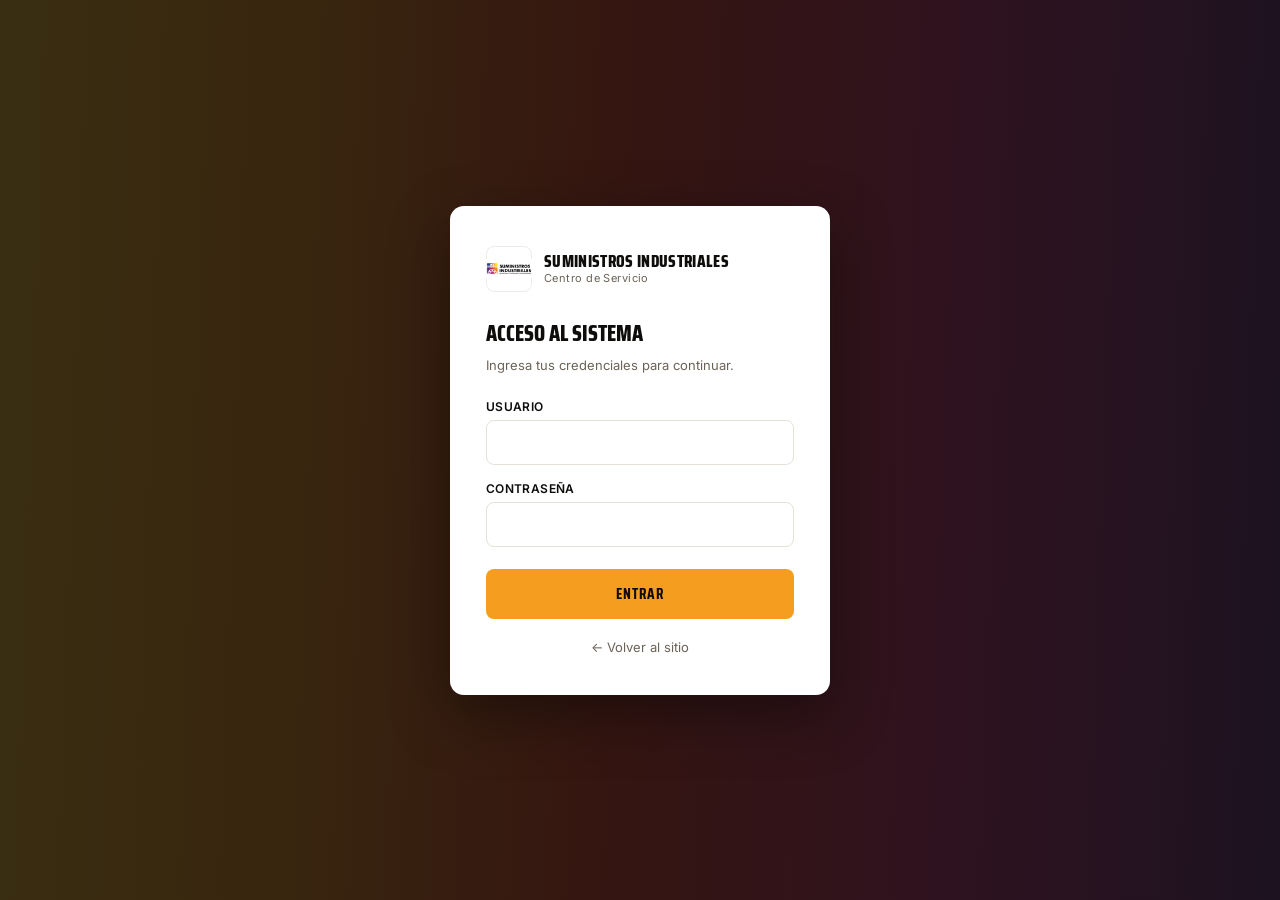
<file: cliente.html>
<!doctype html>
<html lang="es">
<head>
<meta charset="utf-8" />
<meta name="viewport" content="width=device-width, initial-scale=1" />
<title>Mi Orden — Suministros Industriales SI</title>
<link rel="preconnect" href="https://fonts.googleapis.com">
<link rel="preconnect" href="https://fonts.gstatic.com" crossorigin>
<link href="https://fonts.googleapis.com/css2?family=Saira+Condensed:wght@600;700;800;900&family=Inter:wght@400;500;600;700&display=swap" rel="stylesheet">
<style>
  :root{ --ink:#0f0d0b; --muted:#6b6358; --c-orange:#f59d1e; --c-red:#e23c2b; --c-magenta:#c02a7a; --c-purple:#5c2a82; --c-yellow:#f7c131; }
  *{box-sizing:border-box}
  body{ margin:0; font-family:'Inter',sans-serif; background:#f5f3ef; color:var(--ink); min-height:100vh; }
  header{ background:var(--ink); color:#fff; padding:16px 24px; display:flex; align-items:center; justify-content:space-between; }
  header .t{ font-family:'Saira Condensed'; font-weight:800; text-transform:uppercase; font-size:18px; letter-spacing:0.02em; }
  .btn-logout{ background:transparent; border:1px solid rgba(255,255,255,0.4); color:#fff; padding:8px 14px; border-radius:6px; font-size:13px; cursor:pointer; }
  main{ max-width:520px; margin:0 auto; padding:50px 24px 60px; text-align:center; }
  h1{ font-family:'Saira Condensed'; font-weight:800; text-transform:uppercase; font-size:26px; margin:0 0 6px; }
  .sub{ color:var(--muted); font-size:14px; margin-bottom:36px; }

  .ring-wrap{ position:relative; width:220px; height:220px; margin:0 auto 28px; }
  .ring{
    width:220px; height:220px; border-radius:50%;
    background: conic-gradient(var(--c-orange) calc(var(--pct) * 1%), #e9e4da 0);
    display:flex; align-items:center; justify-content:center;
    transition: background 0.4s;
  }
  .ring-inner{
    width:172px; height:172px; border-radius:50%; background:#fff;
    display:flex; flex-direction:column; align-items:center; justify-content:center;
    box-shadow: inset 0 0 0 1px rgba(0,0,0,0.04);
  }
  .ring-pct{ font-family:'Saira Condensed'; font-weight:800; font-size:42px; line-height:1; }
  .ring-label{ font-size:12px; color:var(--muted); margin-top:4px; text-transform:uppercase; letter-spacing:0.04em; }

  .card{ background:#fff; border-radius:12px; padding:20px; box-shadow:0 1px 6px rgba(0,0,0,0.07); text-align:left; }
  .card h3{ font-family:'Saira Condensed'; text-transform:uppercase; font-size:14px; letter-spacing:0.04em; color:var(--muted); margin:0 0 14px; }
  .step{ display:flex; align-items:center; gap:12px; padding:10px 0; border-bottom:1px solid #f0ece4; font-size:14px; }
  .step:last-child{ border-bottom:none; }
  .step-dot{ width:22px; height:22px; border-radius:50%; display:flex; align-items:center; justify-content:center; font-size:13px; flex-shrink:0; font-weight:700; }
  .step-dot.done{ background:#16a34a; color:#fff; }
  .step-dot.pending{ background:#e9e4da; color:var(--muted); }
  .step-name.done{ color:var(--ink); font-weight:600; }
  .step-name.pending{ color:var(--muted); }

  .badge-orden{ display:inline-block; background:rgba(245,157,30,0.15); color:#b5650a; font-size:12px; font-weight:700; letter-spacing:0.05em; text-transform:uppercase; padding:6px 14px; border-radius:20px; margin-bottom:24px; }
  .empty-msg{ color:var(--muted); font-size:14px; padding:40px 0; }
  .btn-auth{ display:block; width:100%; padding:13px; border-radius:8px; border:none; font-weight:700; font-size:14px; cursor:pointer; margin-top:10px; font-family:inherit; }
  .btn-auth.ver{ background:#f0ece4; color:var(--ink); }
  .btn-auth.si{ background:#16a34a; color:#fff; }
  .btn-auth.no{ background:#e23c2b; color:#fff; }
</style>
</head>
<body>

<header>
  <div class="t">Suministros Industriales SI</div>
  <button class="btn-logout" onclick="cerrarSesion()">Cerrar sesión</button>
</header>

<main>
  <h1 id="saludo">Hola</h1>
  <div class="sub">Aquí puedes ver el avance de tu servicio.</div>

  <div id="contenido">
    <div class="empty-msg">Cargando información de tu orden...</div>
  </div>
</main>

<script>
const TABLE_ORDENES = "tblcyGwDeOORxELJg";
const OF = {
  serie:        "fldj245KNDJ2B5jxG",
  folio:        "fldpMUMLpNCGGQcIo",
  cliente:      "fldUkOvdOHTXMDWX7",
  estado:       "fldRtvzailqq6WbQu",
  tipoServicio: "fld0rhBYkk5nAnXcT",
  checklist:    "flduerG3x3cKkt07p",
  pintura:      "fldRDnTfyWt5XmCFr",
  evidencia:    "fldvJAyOkHXUKfiov",
  estadoCotizacion:  "fldjUqpqdCRQ8rdCU",
  clienteAutorizo:   "fld0YRjkHOdspFNHe",
  fechaAutorizacion: "fldmizB5GKLZfVOYM",
  etapaRechazo:      "fldC6XC0U7JQRYsK4",
  fechaRechazo:      "fldJK5DWeoNcjBF8w"
};

const _sesion = (() => {
  try{ return JSON.parse(localStorage.getItem("si_session")); }catch(e){ return null; }
})();

if(!_sesion || _sesion.rol !== "Cliente"){
  window.location.href = "login.html";
} else {
  document.getElementById("saludo").textContent = "Hola, " + (_sesion.nombre || "");
  cargarOrden();
}

function normEstadoCliente(e){
  return (e||"").toString().toLowerCase().normalize("NFD").replace(/[̀-ͯ]/g,"").trim();
}

async function cargarOrden(){
  const cont = document.getElementById("contenido");
  const valor = (_sesion.ordenAsociada || "").trim();

  if(!valor){
    cont.innerHTML = `<div class="empty-msg">No tienes una orden asociada todavía. Contacta a Suministros Industriales para más información.</div>`;
    return;
  }

  try{
    const vEsc = valor.replace(/"/g, '\\"');
    const formula = encodeURIComponent(`OR({${OF.serie}}="${vEsc}", {${OF.folio}}="${vEsc}")`);
    const url = `/.netlify/functions/airtable?table=${TABLE_ORDENES}&filterByFormula=${formula}&returnFieldsByFieldId=true`;
    const resp = await fetch(url, { headers:{} });
    const data = await resp.json();
    const rec = (data.records || [])[0];

    if(!rec){
      cont.innerHTML = `<div class="empty-msg">No encontramos tu orden (${valor}). Contacta a Suministros Industriales.</div>`;
      return;
    }

    const f = rec.fields;
    const tipoServicioRaw = f[OF.tipoServicio];
    const esGeneral = ((tipoServicioRaw && tipoServicioRaw.name) || tipoServicioRaw) === "General";
    const estadoRaw = f[OF.estado];
    const estado = (estadoRaw && estadoRaw.name) || estadoRaw || "";
    const estadoNorm = normEstadoCliente(estado);

    const estadoCotRaw = f[OF.estadoCotizacion];
    const estadoCotizacion = (estadoCotRaw && estadoCotRaw.name) || estadoCotRaw || null;

    if(estadoNorm === "no autorizado"){
      const verCotBtn = estadoCotizacion === "Rechazada"
        ? `<button class="btn-auth ver" onclick="verCotizacionCliente('${rec.id}','${valor.replace(/'/g,"\\'")}')">💰 Ver cotización que no autorizaste</button>`
        : "";
      cont.innerHTML = `
        <div class="badge-orden">Orden: ${valor}</div>
        <div class="card" style="text-align:center">
          <h3 style="color:var(--c-red)">Servicio no autorizado</h3>
          <p style="color:var(--muted);font-size:14px">Tu equipo está listo para que lo recojas en Suministros Industriales. No se realizó ningún servicio.</p>
          ${verCotBtn}
        </div>
      `;
      return;
    }

    if(estadoCotizacion === "Enviada"){
      cont.innerHTML = `
        <div class="badge-orden">Orden: ${valor}</div>
        <div class="card" style="text-align:center">
          <h3 style="color:#b5650a">Cotización lista — esperando tu autorización</h3>
          <p style="color:var(--muted);font-size:14px;margin-bottom:4px">Revisa la cotización de tu servicio y autoriza para que podamos continuar.</p>
          <button class="btn-auth ver" onclick="verCotizacionCliente('${rec.id}','${valor.replace(/'/g,"\\'")}')">💰 Ver cotización completa</button>
          <button class="btn-auth si" onclick="autorizarCotizacionCliente('${rec.id}', true)">✅ Autorizo</button>
          <button class="btn-auth no" onclick="autorizarCotizacionCliente('${rec.id}', false)">❌ No autorizo</button>
        </div>
      `;
      return;
    }

    if(estadoNorm === "en diagnostico"){
      cont.innerHTML = `
        <div class="badge-orden">Orden: ${valor}</div>
        <div class="card" style="text-align:center">
          <h3 style="color:#b5650a">Diagnóstico listo — esperando tu autorización</h3>
          <p style="color:var(--muted);font-size:14px;margin-bottom:4px">Revisa el diagnóstico de tu equipo y autoriza para que podamos continuar con el servicio.</p>
          <button class="btn-auth ver" onclick="verDiagnosticoCliente('${rec.id}','${valor.replace(/'/g,"\\'")}')">🖨 Ver diagnóstico completo</button>
          <button class="btn-auth si" onclick="autorizarComoCliente('${rec.id}', true)">✅ Autorizo continuar</button>
          <button class="btn-auth no" onclick="autorizarComoCliente('${rec.id}', false)">❌ No autorizo</button>
        </div>
      `;
      return;
    }

    const pasos = esGeneral ? [
      { nombre: "Recibido en Centro de Servicio", hecho: true },
      { nombre: "Diagnóstico y autorización", hecho: !["recibido","por llegar","en diagnostico"].includes(estadoNorm) },
      { nombre: "Reparación / servicio en proceso", hecho: ["terminado","entregado"].includes(estadoNorm) },
      { nombre: "Entrega", hecho: estadoNorm === "entregado" }
    ] : [
      { nombre: "Recibido en Centro de Servicio", hecho: true },
      { nombre: "Inspección / Checklist", hecho: !!f[OF.checklist] },
      { nombre: "Pintura y acabado", hecho: !!f[OF.pintura] },
      { nombre: "Evidencia final / Entrega", hecho: !!f[OF.evidencia] }
    ];

    const completados = pasos.filter(p => p.hecho).length;
    const pct = Math.round((completados / pasos.length) * 100);

    cont.innerHTML = `
      <div class="badge-orden">Orden: ${valor}</div>
      <div class="ring-wrap">
        <div class="ring" style="--pct:${pct}">
          <div class="ring-inner">
            <div class="ring-pct">${pct}%</div>
            <div class="ring-label">Completado</div>
          </div>
        </div>
      </div>
      <div class="card">
        <h3>Etapas del servicio</h3>
        ${pasos.map(p => `
          <div class="step">
            <div class="step-dot ${p.hecho ? 'done' : 'pending'}">${p.hecho ? '✓' : ''}</div>
            <div class="step-name ${p.hecho ? 'done' : 'pending'}">${p.nombre}</div>
          </div>
        `).join("")}
      </div>
    `;
  } catch(err){
    cont.innerHTML = `<div class="empty-msg">Error al cargar tu orden. Intenta de nuevo más tarde.</div>`;
  }
}

function verDiagnosticoCliente(id, folio){
  window.open(`reportes.html?id=${encodeURIComponent(id)}&serie=${encodeURIComponent(folio)}&auto=diagnostico`, '_blank');
}

function verCotizacionCliente(id, folio){
  window.open(`reportes.html?id=${encodeURIComponent(id)}&serie=${encodeURIComponent(folio)}&auto=cotizacion`, '_blank');
}

async function autorizarCotizacionCliente(id, autorizado){
  const msg = autorizado
    ? "¿Confirmas que autorizas esta cotización?"
    : "¿Confirmas que NO autorizas esta cotización?";
  if(!confirm(msg)) return;
  const nuevoEstado = autorizado ? "Autorizada" : "Rechazada";
  const fields = {
    [OF.estadoCotizacion]: nuevoEstado,
    [OF.clienteAutorizo]: autorizado,
    [OF.fechaAutorizacion]: new Date().toISOString()
  };
  if(!autorizado){
    fields[OF.estado] = "No autorizado";
    fields[OF.etapaRechazo] = "Cotización";
    fields[OF.fechaRechazo] = new Date().toISOString();
  }
  try{
    await fetch(`/.netlify/functions/airtable?table=${TABLE_ORDENES}&recordId=${id}`, {
      method: "PATCH",
      headers: { "Content-Type": "application/json" },
      body: JSON.stringify({ fields })
    });
    cargarOrden();
  } catch(e){
    alert("No se pudo enviar tu respuesta. Intenta de nuevo.");
  }
}

async function autorizarComoCliente(id, autorizado){
  const msg = autorizado
    ? "¿Confirmas que autorizas continuar con el servicio?"
    : "¿Confirmas que NO autorizas el servicio? La orden quedará pausada.";
  if(!confirm(msg)) return;
  const nuevoEstado = autorizado ? "En proceso" : "No autorizado";
  const fields = { [OF.estado]: nuevoEstado };
  if(!autorizado){
    fields[OF.etapaRechazo] = "Diagnóstico";
    fields[OF.fechaRechazo] = new Date().toISOString();
  }
  try{
    await fetch(`/.netlify/functions/airtable?table=${TABLE_ORDENES}&recordId=${id}`, {
      method: "PATCH",
      headers: { "Content-Type": "application/json" },
      body: JSON.stringify({ fields })
    });
    cargarOrden();
  } catch(e){
    alert("No se pudo enviar tu respuesta. Intenta de nuevo.");
  }
}

function cerrarSesion(){
  localStorage.removeItem("si_session");
  window.location.href = "login.html";
}
</script>

</body>
</html>
</file>
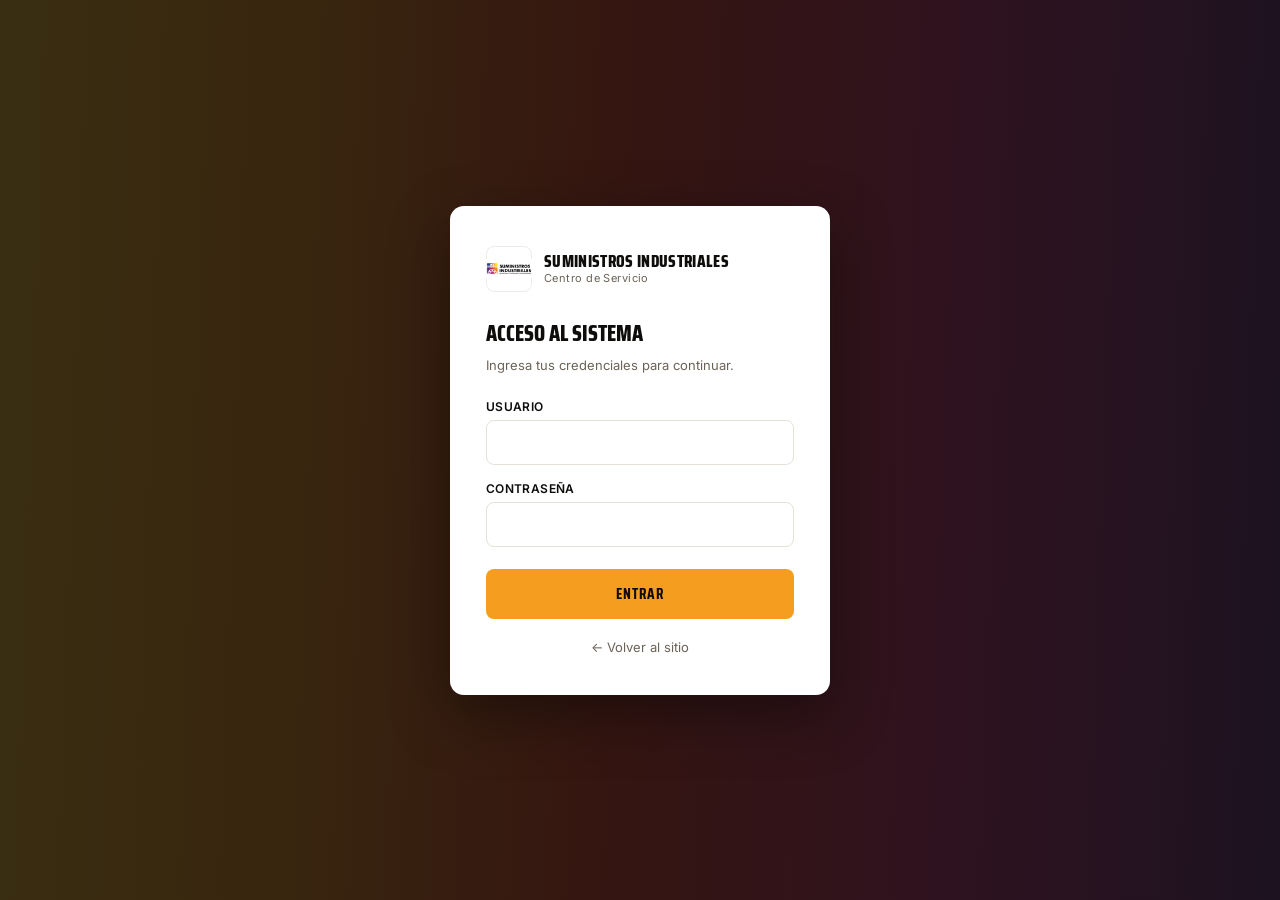
<file: dashboard_cliente.html>
<!DOCTYPE html>
<html lang="es">
<head>
<meta charset="UTF-8">
<meta name="viewport" content="width=device-width, initial-scale=1.0, viewport-fit=cover">
<meta name="theme-color" content="#0c1e35">
<title>Mis equipos — Suministros Industriales SI</title>
<link rel="preconnect" href="https://fonts.googleapis.com">
<link rel="preconnect" href="https://fonts.gstatic.com" crossorigin>
<link href="https://fonts.googleapis.com/css2?family=Inter:wght@400;500;600;700&display=swap" rel="stylesheet">
<style>
/* ================================================================
   PORTAL DE CLIENTES — rediseño 2026-11
   Solo lectura. Mismos datos y mismas consultas que la versión anterior.
   ================================================================ */
:root{
  --navy:#0c1e35; --azul:#12325a; --azul-claro:#1d5496; --azul-medio:#2563a8; --azul-bg:#eaf1fb;
  --fondo:#f4f6fa; --blanco:#fff; --borde:#e3e8ef; --borde-2:#cfd7e3; --hover:#eef1f5;
  --texto:#1a2433; --texto-2:#5b6778; --texto-3:#8a95a5;
  --verde:#0e7a3c; --verde-bg:#e6f6ed; --verde-borde:#a9dcbd;
  --ambar:#a15c00; --ambar-vivo:#e08a00; --ambar-bg:#fff5e1; --ambar-borde:#f3cf85;
  --rojo:#b42318; --rojo-bg:#fdecea; --rojo-borde:#f5b5ac;
  --morado:#6b21a8; --morado-bg:#f4ebff; --morado-borde:#dcc2fb;
  --naranja:#c2410c; --naranja-bg:#fff1e6; --naranja-borde:#fdc79c;
  --gris-chip:#4b5563;
  --sombra-1:0 1px 2px rgba(16,24,40,.05);
  --sombra-2:0 1px 3px rgba(16,24,40,.06), 0 6px 18px rgba(16,24,40,.06);
  --sombra-3:0 20px 50px rgba(12,30,53,.28);
  --radio:14px; --radio-sm:9px;
  --grad-marca:linear-gradient(90deg,#f2741a 0%,#a0228e 52%,#1d5496 100%);
}
*{ box-sizing:border-box; margin:0; padding:0; }
html{ -webkit-text-size-adjust:100%; }
body{
  font-family:'Inter',"Segoe UI",system-ui,-apple-system,Roboto,Arial,sans-serif;
  background:var(--fondo); color:var(--texto); font-size:14px; line-height:1.45;
  min-height:100vh; display:flex; flex-direction:column;
  -webkit-font-smoothing:antialiased;
}
.hidden{ display:none !important; }
button{ font-family:inherit; }
.ico{ width:18px; height:18px; flex:none; stroke:currentColor; fill:none; stroke-width:1.8; stroke-linecap:round; stroke-linejoin:round; }
:focus-visible{ outline:2px solid var(--azul-medio); outline-offset:2px; border-radius:6px; }
.sr-only{ position:absolute; width:1px; height:1px; overflow:hidden; clip:rect(0 0 0 0); white-space:nowrap; }

/* ---------- Barra superior ---------- */
.topbar{
  position:sticky; top:0; z-index:200; background:rgba(255,255,255,.96);
  backdrop-filter:saturate(1.4) blur(8px); -webkit-backdrop-filter:saturate(1.4) blur(8px);
  border-bottom:1px solid var(--borde);
}
.topbar::after{ content:""; position:absolute; left:0; right:0; bottom:-1px; height:2px; background:var(--grad-marca); opacity:.9; }
.topbar-in{ max-width:1240px; margin:0 auto; padding:10px 28px; display:flex; align-items:center; gap:14px; min-height:64px; }
.marca{ display:flex; align-items:center; gap:14px; min-width:0; }
.marca img{ height:34px; width:auto; display:block; }
.marca-sep{ width:1px; height:28px; background:var(--borde); }
.marca-txt{ min-width:0; }
.marca-txt b{ display:block; font-size:13.5px; font-weight:600; color:var(--texto); white-space:nowrap; }
.marca-txt span{ display:block; font-size:12px; color:var(--texto-3); white-space:nowrap; }
.topbar-acc{ margin-left:auto; display:flex; align-items:center; gap:8px; }
.sync{ font-size:12px; color:var(--texto-3); margin-right:4px; white-space:nowrap; }
.sync b{ color:var(--texto-2); font-weight:500; }
.btn{
  display:inline-flex; align-items:center; justify-content:center; gap:7px; height:38px; padding:0 14px;
  border-radius:var(--radio-sm); border:1px solid var(--borde-2); background:#fff; color:var(--texto);
  font-size:13.5px; font-weight:500; cursor:pointer; white-space:nowrap; text-decoration:none;
  transition:background .15s, border-color .15s, color .15s, box-shadow .15s;
}
.btn:hover{ background:var(--hover); }
.btn:disabled{ opacity:.6; cursor:wait; }
.btn-primario{ background:var(--azul); border-color:var(--azul); color:#fff; }
.btn-primario:hover{ background:var(--navy); border-color:var(--navy); }
.btn-icono{ width:38px; padding:0; }
.btn-sm{ height:34px; padding:0 12px; font-size:13px; }
.girando .ico{ animation:girar .8s linear infinite; }
@keyframes girar{ to{ transform:rotate(360deg); } }
.usuario{ display:flex; align-items:center; gap:9px; padding-left:6px; }
.avatar{ width:36px; height:36px; border-radius:50%; background:var(--azul-bg); color:var(--azul-claro); display:flex; align-items:center; justify-content:center; font-weight:600; font-size:13px; flex:none; border:1px solid #cfe0f5; }

/* ---------- Encabezado de bienvenida ---------- */
.hero{ background:linear-gradient(135deg,#0c1e35 0%,#12325a 55%,#1d5496 100%); color:#fff; position:relative; overflow:hidden; }
.hero::before, .hero::after{ content:""; position:absolute; border-radius:50%; pointer-events:none; }
.hero::before{ width:520px; height:520px; right:-160px; top:-260px; background:radial-gradient(circle, rgba(59,130,196,.35), transparent 65%); }
.hero::after{ width:380px; height:380px; left:-140px; bottom:-240px; background:radial-gradient(circle, rgba(242,116,26,.16), transparent 65%); }
.hero-in{ max-width:1240px; margin:0 auto; padding:34px 28px 92px; position:relative; z-index:1; display:flex; align-items:flex-end; justify-content:space-between; gap:20px; flex-wrap:wrap; }
.hero-eyebrow{ font-size:12px; font-weight:600; letter-spacing:.08em; text-transform:uppercase; color:#9fc0e8; }
.hero h1{ font-size:30px; font-weight:700; letter-spacing:-.02em; margin-top:6px; }
.hero p{ color:#c9d6ea; font-size:15px; margin-top:6px; max-width:560px; }
.hero-proxima{ background:rgba(255,255,255,.08); border:1px solid rgba(255,255,255,.14); border-radius:12px; padding:12px 16px; display:flex; align-items:center; gap:12px; min-width:0; }
.hero-proxima .ico{ width:22px; height:22px; color:#ffc27a; }
.hero-proxima small{ display:block; color:#9fb3d1; font-size:12px; }
.hero-proxima b{ display:block; font-size:14.5px; font-weight:600; }

/* ---------- Contenido ---------- */
main{ flex:1; width:100%; max-width:1240px; margin:-64px auto 0; padding:0 28px 48px; position:relative; z-index:2; }

/* Tarjetas de resumen */
.stats{ display:grid; grid-template-columns:repeat(4,minmax(0,1fr)); gap:14px; margin-bottom:22px; }
.stat{
  background:#fff; border:1px solid var(--borde); border-radius:var(--radio); padding:16px 18px;
  box-shadow:var(--sombra-2); display:flex; flex-direction:column; gap:10px; text-align:left;
  cursor:pointer; transition:transform .15s, box-shadow .15s, border-color .15s; color:inherit; font:inherit;
}
.stat:hover{ transform:translateY(-2px); box-shadow:0 4px 10px rgba(16,24,40,.08), 0 14px 30px rgba(16,24,40,.08); }
.stat.activo{ border-color:var(--c, var(--azul-medio)); box-shadow:0 0 0 3px color-mix(in srgb, var(--c, #2563a8) 16%, transparent), var(--sombra-2); }
.stat-top{ display:flex; align-items:flex-start; justify-content:space-between; gap:8px; }
.stat-ico{ width:38px; height:38px; border-radius:10px; display:flex; align-items:center; justify-content:center; color:var(--c, var(--azul-medio)); background:color-mix(in srgb, var(--c, #2563a8) 11%, #fff); }
.stat-ico .ico{ width:20px; height:20px; }
.stat-num{ font-size:30px; font-weight:700; letter-spacing:-.02em; line-height:1; color:var(--texto); font-variant-numeric:tabular-nums; }
.stat-num:empty::before{ content:""; display:block; width:38px; height:30px; border-radius:7px; background:linear-gradient(90deg,#eef1f5 0%,#f6f8fb 50%,#eef1f5 100%); background-size:200% 100%; animation:brillo 1.3s ease-in-out infinite; }
.stat-lbl{ font-size:13.5px; font-weight:600; color:var(--texto); }
.stat-sub{ font-size:12px; color:var(--texto-3); margin-top:2px; }

/* Barra de herramientas */
.toolbar{ background:#fff; border:1px solid var(--borde); border-radius:var(--radio); box-shadow:var(--sombra-1); padding:12px; display:flex; align-items:center; gap:10px; flex-wrap:wrap; margin-bottom:18px; }
.buscar{ position:relative; flex:1 1 220px; min-width:180px; }
.buscar .ico{ position:absolute; left:11px; top:50%; transform:translateY(-50%); color:var(--texto-3); width:17px; height:17px; }
.buscar input{ width:100%; height:38px; border:1px solid var(--borde-2); border-radius:var(--radio-sm); padding:0 12px 0 36px; font:inherit; font-size:13.5px; color:var(--texto); background:#fff; }
.buscar input:focus, .sel:focus{ outline:none; border-color:var(--azul-medio); box-shadow:0 0 0 3px rgba(37,99,168,.15); }
.sel{ height:38px; border:1px solid var(--borde-2); border-radius:var(--radio-sm); padding:0 32px 0 12px; font:inherit; font-size:13.5px; color:var(--texto); background:#fff url("data:image/svg+xml,%3Csvg xmlns='http://www.w3.org/2000/svg' width='12' height='12' viewBox='0 0 24 24' fill='none' stroke='%235b6778' stroke-width='2.2' stroke-linecap='round' stroke-linejoin='round'%3E%3Cpath d='M6 9l6 6 6-6'/%3E%3C/svg%3E") no-repeat right 11px center; -webkit-appearance:none; appearance:none; cursor:pointer; }
.toolbar-der{ display:flex; align-items:center; gap:10px; margin-left:auto; }
.resultado{ font-size:12.5px; color:var(--texto-3); white-space:nowrap; }
.btn-limpiar{ height:38px; border:0; background:none; color:var(--azul-claro); font-weight:500; font-size:13px; cursor:pointer; padding:0 6px; border-radius:6px; }
.btn-limpiar:hover{ text-decoration:underline; }
.vistas{ display:inline-flex; background:var(--hover); border-radius:10px; padding:3px; gap:2px; }
.vista-btn{ height:32px; padding:0 11px; border:0; background:transparent; border-radius:8px; color:var(--texto-2); font-size:13px; font-weight:500; cursor:pointer; display:inline-flex; align-items:center; gap:6px; }
.vista-btn .ico{ width:16px; height:16px; }
.vista-btn:hover{ color:var(--texto); }
.vista-btn.active{ background:#fff; color:var(--texto); box-shadow:0 1px 2px rgba(16,24,40,.1); }

/* Encabezado de grupo */
.grupo{ margin-bottom:26px; }
.grupo-hdr{ display:flex; align-items:center; gap:10px; margin:0 2px 12px; }
.grupo-hdr h2{ font-size:15px; font-weight:600; color:var(--texto); }
.cuenta{ background:var(--azul-bg); color:var(--azul-claro); font-size:12px; font-weight:600; padding:1px 9px; border-radius:99px; }

/* ---------- Tarjeta de equipo ---------- */
.equipos{ display:grid; grid-template-columns:repeat(2,minmax(0,1fr)); gap:16px; }
.eq{ background:#fff; border:1px solid var(--borde); border-radius:var(--radio); box-shadow:var(--sombra-1); display:flex; flex-direction:column; transition:box-shadow .2s, transform .2s; overflow:hidden; }
.eq:hover{ box-shadow:var(--sombra-2); }
.eq-cab{ display:flex; gap:12px; align-items:flex-start; padding:18px 20px 0; }
.eq-ico{ width:44px; height:44px; border-radius:12px; flex:none; display:flex; align-items:center; justify-content:center; background:var(--azul-bg); color:var(--azul-claro); }
.eq-ico.gen{ background:var(--naranja-bg); color:var(--naranja); }
.eq-ico .ico{ width:22px; height:22px; }
.eq-tit{ min-width:0; flex:1; }
.eq-id{ font-size:16.5px; font-weight:700; color:var(--texto); letter-spacing:-.01em; overflow-wrap:anywhere; display:flex; align-items:center; gap:8px; flex-wrap:wrap; }
.eq-sub{ font-size:13px; color:var(--texto-2); margin-top:2px; }
.eq-cab .chip{ margin-left:auto; flex:none; }
.eq-msg{ margin:14px 20px 0; font-size:13px; color:var(--texto-2); display:flex; gap:8px; align-items:flex-start; }
.eq-msg .ico{ width:16px; height:16px; margin-top:1px; color:var(--texto-3); }

/* Línea de avance */
.pasos{ display:flex; align-items:flex-start; padding:18px 20px 4px; }
.paso{ display:flex; flex-direction:column; align-items:center; flex:0 0 auto; width:64px; text-align:center; }
.paso-pt{ width:26px; height:26px; border-radius:50%; display:flex; align-items:center; justify-content:center; font-size:11.5px; font-weight:600; background:#fff; border:2px solid var(--borde-2); color:var(--texto-3); position:relative; }
.paso-pt .ico{ width:14px; height:14px; stroke-width:3; }
.paso.hecho .paso-pt{ background:var(--verde); border-color:var(--verde); color:#fff; }
.paso.actual .paso-pt{ background:var(--pc, var(--ambar-vivo)); border-color:var(--pc, var(--ambar-vivo)); color:#fff; box-shadow:0 0 0 5px color-mix(in srgb, var(--pc, #e08a00) 18%, transparent); }
.paso.actual .paso-pt::after{ content:""; position:absolute; inset:-6px; border-radius:50%; border:2px solid var(--pc, var(--ambar-vivo)); opacity:0; animation:pulso 2.2s ease-out infinite; }
@keyframes pulso{ 0%{ transform:scale(.8); opacity:.55; } 100%{ transform:scale(1.5); opacity:0; } }
.paso-lbl{ font-size:11.5px; color:var(--texto-3); margin-top:7px; line-height:1.25; }
.paso.hecho .paso-lbl{ color:var(--texto-2); }
.paso.actual .paso-lbl{ color:var(--pc-txt, var(--ambar)); font-weight:600; }
.linea{ flex:1; height:2px; background:var(--borde); margin-top:12px; border-radius:2px; min-width:8px; }
.linea.hecha{ background:var(--verde); }

.eq-pie{ margin-top:auto; padding:14px 20px 16px; border-top:1px solid var(--borde); display:flex; align-items:center; gap:14px; flex-wrap:wrap; background:#fbfcfe; margin-top:16px; }
.eq-datos{ display:flex; gap:20px; flex-wrap:wrap; flex:1; min-width:0; }
.dato .prog{ width:170px; }
.dato small{ display:block; font-size:11.5px; color:var(--texto-3); }
.dato b{ display:flex; align-items:center; gap:6px; font-size:13px; font-weight:600; color:var(--texto); }
.dato .ico{ width:15px; height:15px; color:var(--texto-3); }
.eq-acc{ display:flex; gap:8px; }

/* Progreso */
.prog{ display:flex; align-items:center; gap:8px; min-width:120px; }
.prog-barra{ flex:1; height:6px; border-radius:99px; background:var(--hover); overflow:hidden; min-width:60px; }
.prog-fill{ height:100%; border-radius:99px; background:var(--ambar-vivo); transition:width .5s ease; }
.prog-fill.full{ background:var(--verde); }
.prog-fill.bajo{ background:#d0d6df; }
.prog-pct{ font-size:12.5px; font-weight:600; color:var(--texto-2); font-variant-numeric:tabular-nums; min-width:34px; text-align:right; }

/* Chips */
.chip{ display:inline-flex; align-items:center; gap:6px; padding:3px 10px; border-radius:99px; font-size:12px; font-weight:600; border:1px solid transparent; white-space:nowrap; line-height:1.5; }
.chip-dot{ width:6px; height:6px; border-radius:50%; background:currentColor; }
.chip-porllegar  { background:#f1f5f9; color:#475569; border-color:#d9e1ea; }
.chip-recibido   { background:var(--azul-bg); color:var(--azul-claro); border-color:#c3d6ef; }
.chip-proceso    { background:var(--ambar-bg); color:var(--ambar); border-color:var(--ambar-borde); }
.chip-terminado  { background:var(--verde-bg); color:var(--verde); border-color:var(--verde-borde); }
.chip-entregado  { background:#fff; color:var(--gris-chip); border-color:#d1d5db; }
.chip-default    { background:#fff; color:var(--texto-2); border-color:var(--borde); }
.chip-diagnostico{ background:var(--morado-bg); color:var(--morado); border-color:var(--morado-borde); }
.chip-noautorizado{ background:var(--rojo-bg); color:var(--rojo); border-color:var(--rojo-borde); }
.chip-correccion { background:var(--naranja-bg); color:var(--naranja); border-color:var(--naranja-borde); }
.tag{ display:inline-flex; align-items:center; font-size:11px; font-weight:600; letter-spacing:.02em; padding:1px 8px; border-radius:6px; }
.tag-sulzer{ background:#e3eefc; color:#1557a6; }
.tag-general{ background:#fff0e3; color:#b94a0c; }

/* ---------- Tabla ---------- */
.tabla-caja{ background:#fff; border:1px solid var(--borde); border-radius:var(--radio); box-shadow:var(--sombra-1); overflow:hidden; margin-bottom:18px; }
.tabla-hdr{ display:flex; align-items:center; gap:10px; padding:14px 18px; cursor:pointer; user-select:none; border:0; background:none; width:100%; text-align:left; font:inherit; color:inherit; }
.tabla-hdr:hover{ background:#fafbfd; }
.tabla-hdr h2{ font-size:14.5px; font-weight:600; }
.tabla-hdr .ico{ margin-left:auto; color:var(--texto-3); transition:transform .2s; }
.tabla-hdr.cerrado .ico{ transform:rotate(-90deg); }
.tabla-wrap{ overflow-x:auto; border-top:1px solid var(--borde); }
table{ width:100%; border-collapse:collapse; table-layout:fixed; min-width:960px; }
.td-id{ overflow-wrap:anywhere; }
th{ text-align:left; font-size:12px; font-weight:500; color:var(--texto-3); padding:10px 16px; background:#fafbfd; border-bottom:1px solid var(--borde); white-space:nowrap; }
td{ padding:12px 16px; border-bottom:1px solid var(--borde); font-size:13.5px; vertical-align:middle; }
tbody tr:last-child td{ border-bottom:0; }
tbody tr:hover td{ background:#fafbfd; }
.td-id{ font-weight:600; color:var(--texto); }
.td-acc{ text-align:right; white-space:nowrap; }
.td-acc .btn + .btn{ margin-left:6px; }
.fila-vacia td{ text-align:center; padding:28px; color:var(--texto-3); }

/* ---------- Tablero ---------- */
.tablero{ display:grid; grid-template-columns:repeat(5,minmax(220px,1fr)); gap:14px; overflow-x:auto; padding-bottom:8px; }
.col{ background:#eef1f6; border-radius:var(--radio); padding:12px; min-width:0; }
.col-hdr{ display:flex; align-items:center; gap:8px; padding:2px 4px 10px; font-size:13px; font-weight:600; }
.col-dot{ width:8px; height:8px; border-radius:50%; }
.col-hdr .cuenta{ margin-left:auto; background:#fff; color:var(--texto-2); }
.col-cards{ display:flex; flex-direction:column; gap:10px; }
.kcard{ background:#fff; border:1px solid var(--borde); border-radius:11px; padding:12px 13px; box-shadow:var(--sombra-1); position:relative; overflow:hidden; }
.kcard::before{ content:""; position:absolute; left:0; top:0; bottom:0; width:3px; background:var(--ac, var(--azul-medio)); }
.kcard-top{ display:flex; align-items:flex-start; justify-content:space-between; gap:4px 8px; flex-wrap:wrap; }
.kcard-id{ font-weight:600; font-size:13.5px; overflow-wrap:anywhere; min-width:0; }
.kcard-eq{ font-size:12.5px; color:var(--texto-2); margin:3px 0 10px; }
.kcard .chip{ margin-bottom:10px; }
.kcard .prog{ margin-bottom:10px; }
.kcard-acc{ display:flex; gap:6px; flex-wrap:wrap; }
.kcard-acc .btn{ flex:1 1 96px; min-width:0; height:32px; font-size:12.5px; padding:0 8px; }
.col-vacia{ text-align:center; color:var(--texto-3); font-size:12.5px; padding:18px 0; }

/* ---------- Estados de carga / vacío / error ---------- */
.esqueleto{ display:grid; grid-template-columns:repeat(2,minmax(0,1fr)); gap:16px; }
.esq{ background:#fff; border:1px solid var(--borde); border-radius:var(--radio); padding:20px; height:220px; }
.esq i{ display:block; border-radius:8px; background:linear-gradient(90deg,#eef1f5 0%,#f6f8fb 50%,#eef1f5 100%); background-size:200% 100%; animation:brillo 1.3s ease-in-out infinite; }
@keyframes brillo{ 0%{ background-position:200% 0; } 100%{ background-position:-200% 0; } }
.aviso{ background:#fff; border:1px solid var(--borde); border-radius:var(--radio); box-shadow:var(--sombra-1); padding:48px 24px; text-align:center; }
.aviso-ico{ width:60px; height:60px; border-radius:18px; background:var(--azul-bg); color:var(--azul-claro); display:flex; align-items:center; justify-content:center; margin:0 auto 16px; }
.aviso-ico .ico{ width:28px; height:28px; }
.aviso.error .aviso-ico{ background:var(--rojo-bg); color:var(--rojo); }
.aviso h3{ font-size:17px; font-weight:600; }
.aviso p{ color:var(--texto-2); margin:6px auto 0; max-width:440px; }
.aviso .btn{ margin-top:18px; }

/* ---------- Pie ---------- */
footer{ border-top:1px solid var(--borde); background:#fff; }
.pie-in{ max-width:1240px; margin:0 auto; padding:18px 28px; display:flex; align-items:center; gap:12px; justify-content:space-between; flex-wrap:wrap; font-size:12.5px; color:var(--texto-3); }
.pie-in img{ height:22px; opacity:.85; }
.pie-marca{ display:flex; align-items:center; gap:10px; }

/* ---------- Ventanas de detalle ---------- */
.modal-overlay{ position:fixed; inset:0; background:rgba(12,30,53,.5); backdrop-filter:blur(3px); -webkit-backdrop-filter:blur(3px); display:flex; align-items:center; justify-content:center; z-index:1000; padding:24px; animation:aparecer .18s ease; }
@keyframes aparecer{ from{ opacity:0; } }
.modal{ background:#fff; border-radius:18px; width:100%; max-width:720px; max-height:88vh; display:flex; flex-direction:column; overflow:hidden; box-shadow:var(--sombra-3); animation:subir .22s cubic-bezier(.2,.8,.2,1); }
.modal.chico{ max-width:580px; }
@keyframes subir{ from{ transform:translateY(14px); opacity:0; } }
.modal-cab{ padding:20px 24px 16px; border-bottom:1px solid var(--borde); flex:none; }
.modal-cab-fila{ display:flex; align-items:flex-start; gap:12px; }
.modal-cab .eq-ico{ width:42px; height:42px; }
.modal-cab h2{ font-size:17px; font-weight:600; }
.modal-cab .sub{ font-size:13px; color:var(--texto-2); margin-top:1px; }
.modal-x{ margin-left:auto; width:36px; height:36px; border-radius:10px; border:0; background:transparent; color:var(--texto-2); cursor:pointer; display:flex; align-items:center; justify-content:center; flex:none; }
.modal-x:hover{ background:var(--hover); color:var(--texto); }
.ck-meta{ display:flex; gap:8px; flex-wrap:wrap; margin-top:14px; }
.ck-meta:empty, .ck-resumen:empty{ display:none; }
.ck-meta-item{ background:var(--fondo); border:1px solid var(--borde); border-radius:8px; padding:5px 10px; font-size:12.5px; color:var(--texto-2); }
.ck-meta-item strong{ color:var(--texto); font-weight:600; }
.ck-resumen{ margin-top:14px; }
.ck-barra{ display:flex; height:8px; border-radius:99px; overflow:hidden; background:var(--hover); gap:2px; }
.ck-barra span{ display:block; height:100%; }
.ck-leyenda{ display:flex; gap:14px; flex-wrap:wrap; margin-top:9px; font-size:12.5px; color:var(--texto-2); }
.ck-leyenda b{ color:var(--texto); font-weight:600; }
.ck-leyenda i{ display:inline-block; width:8px; height:8px; border-radius:50%; margin-right:6px; vertical-align:middle; }
.modal-cuerpo{ overflow-y:auto; padding:18px 24px 22px; flex:1; -webkit-overflow-scrolling:touch; }
.modal-pie{ padding:14px 24px; border-top:1px solid var(--borde); display:flex; justify-content:flex-end; gap:10px; flex:none; background:#fbfcfe; }
.cargando{ text-align:center; padding:44px 10px; color:var(--texto-2); }
.spinner{ width:34px; height:34px; border:3px solid var(--borde); border-top-color:var(--azul-medio); border-radius:50%; margin:0 auto 14px; animation:girar .8s linear infinite; }

.ck-seccion{ margin-bottom:18px; }
.ck-seccion:last-child{ margin-bottom:0; }
.ck-seccion-titulo{ font-size:12px; font-weight:600; letter-spacing:.05em; text-transform:uppercase; color:var(--azul-claro); padding:0 2px 8px; border-bottom:1px solid var(--borde); margin-bottom:4px; }
.ck-punto{ display:grid; grid-template-columns:44px 1fr auto; gap:10px; align-items:start; padding:9px 2px; border-bottom:1px solid #f1f3f7; }
.ck-punto:last-child{ border-bottom:0; }
.ck-punto-num{ font-weight:600; color:var(--texto-3); font-size:12.5px; font-variant-numeric:tabular-nums; padding-top:1px; }
.ck-punto-texto{ color:var(--texto); font-size:13.5px; }
.ck-punto-desc{ font-size:12.5px; color:var(--texto-2); margin-top:3px; }
.ck-chip-ok, .ck-chip-nook, .ck-chip-na, .ck-chip-sin{ padding:2px 9px; border-radius:6px; font-size:11.5px; font-weight:600; white-space:nowrap; border:1px solid transparent; }
.ck-chip-ok  { background:var(--verde-bg); color:var(--verde); border-color:var(--verde-borde); }
.ck-chip-nook{ background:var(--rojo-bg); color:var(--rojo); border-color:var(--rojo-borde); }
.ck-chip-na  { background:#fff; color:var(--gris-chip); border-color:#d1d5db; }
.ck-chip-sin { background:var(--ambar-bg); color:var(--ambar); border-color:var(--ambar-borde); }

.detalle-seccion{ font-size:12px; font-weight:600; letter-spacing:.05em; text-transform:uppercase; color:var(--azul-claro); margin:22px 0 12px; }
.detalle-seccion:first-child{ margin-top:0; }
.detalle-grid{ display:grid; grid-template-columns:1fr 1fr; gap:10px; }
.detalle-item{ background:var(--fondo); border:1px solid var(--borde); border-radius:10px; padding:10px 12px; min-width:0; }
.detalle-item .lbl{ font-size:11.5px; color:var(--texto-3); margin-bottom:2px; }
.detalle-item .val{ font-size:14px; font-weight:600; color:var(--texto); word-break:break-word; }
.detalle-item .val.vacio{ color:var(--texto-3); font-weight:500; }

.eq-cab-chip{ display:none; padding:12px 16px 0; }

/* ---------- Tableta ---------- */
@media (max-width:1000px){
  .stats{ grid-template-columns:repeat(2,minmax(0,1fr)); }
  .equipos, .esqueleto{ grid-template-columns:1fr; }
  .tablero{ grid-template-columns:repeat(5,minmax(230px,1fr)); }
}
/* ---------- Celular ---------- */
@media (max-width:640px){
  .topbar-in{ padding:8px 16px; gap:8px; min-height:58px; }
  .marca img{ height:28px; }
  .marca-sep, .marca-txt, .sync, .usuario-nombre{ display:none; }
  .usuario{ padding-left:0; }
  .btn-salir span{ display:none; }
  .btn-salir{ width:38px; padding:0; }
  .hero-in{ padding:24px 16px 84px; }
  .hero h1{ font-size:24px; }
  .hero p{ font-size:14px; }
  .hero-proxima{ width:100%; }
  main{ padding:0 16px 36px; margin-top:-62px; }
  .stats{ gap:10px; margin-bottom:16px; }
  .stat{ padding:13px 14px; gap:8px; }
  .stat-ico{ width:32px; height:32px; border-radius:9px; }
  .stat-ico .ico{ width:17px; height:17px; }
  .stat-num{ font-size:24px; }
  .dato .prog{ width:130px; }
  .stat-lbl{ font-size:12.5px; }
  .stat-sub{ display:none; }
  .toolbar{ padding:10px; gap:8px; }
  .buscar{ flex-basis:100%; }
  .toolbar .sel{ flex:1 1 140px; min-width:0; }
  .toolbar-der{ width:100%; margin-left:0; justify-content:space-between; }
  .vista-btn span{ display:none; }
  .vista-btn{ padding:0 10px; }
  .eq-cab{ padding:16px 16px 0; }
  .eq-cab .chip{ display:none; }
  .eq-cab-chip{ display:flex; }
  .eq-msg{ margin:12px 16px 0; }
  .pasos{ padding:16px 12px 2px; }
  .paso{ width:44px; }
  .paso-lbl{ display:none; }
  .paso.actual .paso-lbl{ display:block; white-space:nowrap; }
  .eq-pie{ padding:12px 16px 14px; }
  .eq-acc{ width:100%; }
  .eq-acc .btn{ flex:1; }
  .modal-overlay{ padding:0; align-items:flex-end; }
  .modal, .modal.chico{ max-width:none; border-radius:18px 18px 0 0; max-height:92vh; animation:subirHoja .25s cubic-bezier(.2,.8,.2,1); }
  @keyframes subirHoja{ from{ transform:translateY(40px); opacity:.4; } }
  .modal-cab{ padding:16px 16px 14px; }
  .modal-cuerpo{ padding:14px 16px 18px; }
  .modal-pie{ padding:12px 16px calc(12px + env(safe-area-inset-bottom)); }
  .modal-pie .btn{ flex:1; }
  .detalle-grid{ grid-template-columns:1fr 1fr; gap:8px; }
  .ck-punto{ grid-template-columns:36px 1fr; }
  .ck-punto > div:last-child{ grid-column:2; }
  .pie-in{ padding:16px; justify-content:center; text-align:center; }
}
@media (prefers-reduced-motion:reduce){
  *, *::before, *::after{ animation:none !important; transition:none !important; }
}
</style>
</head>
<body>

<!-- Íconos (Tabler, licencia MIT) -->
<svg width="0" height="0" style="position:absolute" aria-hidden="true">
  <symbol id="i-refresh" viewBox="0 0 24 24"><path d="M20 11a8.1 8.1 0 0 0-15.5-2m-.5-4v4h4"/><path d="M4 13a8.1 8.1 0 0 0 15.5 2m.5 4v-4h-4"/></symbol>
  <symbol id="i-logout" viewBox="0 0 24 24"><path d="M14 8V6a2 2 0 0 0-2-2H5a2 2 0 0 0-2 2v12a2 2 0 0 0 2 2h7a2 2 0 0 0 2-2v-2"/><path d="M9 12h12l-3-3m0 6 3-3"/></symbol>
  <symbol id="i-search" viewBox="0 0 24 24"><circle cx="10" cy="10" r="7"/><path d="m21 21-6-6"/></symbol>
  <symbol id="i-cards" viewBox="0 0 24 24"><rect x="4" y="4" width="16" height="6" rx="2"/><rect x="4" y="14" width="16" height="6" rx="2"/></symbol>
  <symbol id="i-table" viewBox="0 0 24 24"><rect x="3" y="4" width="18" height="16" rx="2"/><path d="M3 10h18M3 15h18M9 4v16"/></symbol>
  <symbol id="i-board" viewBox="0 0 24 24"><rect x="4" y="4" width="4" height="16" rx="1"/><rect x="10" y="4" width="4" height="10" rx="1"/><rect x="16" y="4" width="4" height="13" rx="1"/></symbol>
  <symbol id="i-engine" viewBox="0 0 24 24"><path d="M3 10v6M12 5v3M10 5h4M5 13H3M6 10h2l2-2h3.382a1 1 0 0 1 .894.553l1.448 2.894A1 1 0 0 0 16.618 12H18v-2h3v7h-3v-2h-3v1a1 1 0 0 1-1 1h-3.5L8 15H6v-5z"/></symbol>
  <symbol id="i-tool" viewBox="0 0 24 24"><path d="M7 10h3V7L6.5 3.5a6 6 0 0 1 8 8l6 6a2 2 0 0 1-3 3l-6-6a6 6 0 0 1-8-8L7 10"/></symbol>
  <symbol id="i-stack" viewBox="0 0 24 24"><path d="m12 4-8 4 8 4 8-4-8-4"/><path d="m4 12 8 4 8-4"/><path d="m4 16 8 4 8-4"/></symbol>
  <symbol id="i-settings" viewBox="0 0 24 24"><path d="M10.325 4.317c.426-1.756 2.924-1.756 3.35 0a1.724 1.724 0 0 0 2.573 1.066c1.543-.94 3.31.826 2.37 2.37a1.724 1.724 0 0 0 1.065 2.572c1.756.426 1.756 2.924 0 3.35a1.724 1.724 0 0 0-1.066 2.573c.94 1.543-.826 3.31-2.37 2.37a1.724 1.724 0 0 0-2.572 1.065c-.426 1.756-2.924 1.756-3.35 0a1.724 1.724 0 0 0-2.573-1.066c-1.543.94-3.31-.826-2.37-2.37a1.724 1.724 0 0 0-1.065-2.572c-1.756-.426-1.756-2.924 0-3.35a1.724 1.724 0 0 0 1.066-2.573c-.94-1.543.826-3.31 2.37-2.37 1 .608 2.296.07 2.572-1.065z"/><circle cx="12" cy="12" r="3"/></symbol>
  <symbol id="i-circle-check" viewBox="0 0 24 24"><circle cx="12" cy="12" r="9"/><path d="m9 12 2 2 4-4"/></symbol>
  <symbol id="i-truck" viewBox="0 0 24 24"><circle cx="7" cy="17" r="2"/><circle cx="17" cy="17" r="2"/><path d="M5 17H3v-4M2 5h11v12m-4 0h6m4 0h2v-6h-8m0-5h5l3 5M3 9h4"/></symbol>
  <symbol id="i-check" viewBox="0 0 24 24"><path d="m5 12 5 5L20 7"/></symbol>
  <symbol id="i-calendar" viewBox="0 0 24 24"><rect x="4" y="5" width="16" height="16" rx="2"/><path d="M16 3v4M8 3v4M4 11h16M8 15h2v2H8z"/></symbol>
  <symbol id="i-file" viewBox="0 0 24 24"><path d="M14 3v4a1 1 0 0 0 1 1h4"/><path d="M17 21H7a2 2 0 0 1-2-2V5a2 2 0 0 1 2-2h7l5 5v11a2 2 0 0 1-2 2zM9 9h1M9 13h6M9 17h6"/></symbol>
  <symbol id="i-eye" viewBox="0 0 24 24"><circle cx="12" cy="12" r="2"/><path d="M22 12c-2.667 4.667-6 7-10 7s-7.333-2.333-10-7c2.667-4.667 6-7 10-7s7.333 2.333 10 7"/></symbol>
  <symbol id="i-x" viewBox="0 0 24 24"><path d="M18 6 6 18M6 6l12 12"/></symbol>
  <symbol id="i-printer" viewBox="0 0 24 24"><path d="M17 17h2a2 2 0 0 0 2-2v-4a2 2 0 0 0-2-2H5a2 2 0 0 0-2 2v4a2 2 0 0 0 2 2h2"/><path d="M17 9V5a2 2 0 0 0-2-2H9a2 2 0 0 0-2 2v4"/><rect x="7" y="13" width="10" height="8" rx="2"/></symbol>
  <symbol id="i-chevron" viewBox="0 0 24 24"><path d="m6 9 6 6 6-6"/></symbol>
  <symbol id="i-info" viewBox="0 0 24 24"><circle cx="12" cy="12" r="9"/><path d="M12 8h.01M11 12h1v4h1"/></symbol>
  <symbol id="i-alert" viewBox="0 0 24 24"><path d="M12 9v4M12 17h.01"/><path d="M10.363 3.591 2.257 17.125a1.914 1.914 0 0 0 1.636 2.871h16.214a1.914 1.914 0 0 0 1.636-2.87L13.637 3.59a1.914 1.914 0 0 0-3.274 0z"/></symbol>
  <symbol id="i-package" viewBox="0 0 24 24"><path d="m12 3 8 4.5v9L12 21l-8-4.5v-9L12 3M12 12l8-4.5M12 12v9M12 12 4 7.5M16 5.25l-8 4.5"/></symbol>
  <symbol id="i-filter-off" viewBox="0 0 24 24"><path d="M8 4h12v2.172a2 2 0 0 1-.586 1.414l-3.914 3.914M9 9 4.5 4.5M4 4v2.172a2 2 0 0 0 .586 1.414L9 12v7l6-3v-1M3 3l18 18"/></symbol>
</svg>

<header class="topbar">
  <div class="topbar-in">
    <div class="marca">
      <img src="logo_SI.jpg" alt="Suministros Industriales SI">
      <div class="marca-sep"></div>
      <div class="marca-txt">
        <b>Portal de clientes</b>
        <span>Centro de Servicio</span>
      </div>
    </div>
    <div class="topbar-acc">
      <span class="sync hidden" id="syncInfo">Actualizado <b id="syncTs">—</b></span>
      <button class="btn btn-icono" id="btnRefresh" onclick="cargarDatos()" title="Actualizar" aria-label="Actualizar información">
        <svg class="ico"><use href="#i-refresh"/></svg>
      </button>
      <div class="usuario">
        <div class="avatar" id="avatarUsuario" aria-hidden="true">·</div>
      </div>
      <button class="btn btn-salir" onclick="cerrarSesion()" title="Cerrar sesión" aria-label="Cerrar sesión">
        <svg class="ico"><use href="#i-logout"/></svg><span>Salir</span>
      </button>
    </div>
  </div>
</header>

<section class="hero">
  <div class="hero-in">
    <div>
      <div class="hero-eyebrow">Seguimiento de servicio</div>
      <h1 id="saludoUsuario">Hola</h1>
      <p>Consulta en tiempo real el avance de tus equipos en nuestro Centro de Servicio y descarga sus reportes.</p>
    </div>
    <div class="hero-proxima hidden" id="heroProxima">
      <svg class="ico"><use href="#i-calendar"/></svg>
      <div><small>Próxima entrega estimada</small><b id="heroProximaTxt">—</b></div>
    </div>
  </div>
</section>

<main>

  <!-- Resumen -->
  <div class="stats" id="stats">
    <button class="stat" data-grupo="" style="--c:#2563a8" onclick="filtrarGrupo('')">
      <div class="stat-top"><div class="stat-num" id="statTotal"></div><div class="stat-ico"><svg class="ico"><use href="#i-stack"/></svg></div></div>
      <div><div class="stat-lbl">Equipos</div><div class="stat-sub">Vinculados a tu cuenta</div></div>
    </button>
    <button class="stat" data-grupo="servicio" style="--c:#e08a00" onclick="filtrarGrupo('servicio')">
      <div class="stat-top"><div class="stat-num" id="statServicio"></div><div class="stat-ico"><svg class="ico"><use href="#i-settings"/></svg></div></div>
      <div><div class="stat-lbl">En servicio</div><div class="stat-sub">Recepción, diagnóstico o reparación</div></div>
    </button>
    <button class="stat" data-grupo="listos" style="--c:#0e7a3c" onclick="filtrarGrupo('listos')">
      <div class="stat-top"><div class="stat-num" id="statListos"></div><div class="stat-ico"><svg class="ico"><use href="#i-circle-check"/></svg></div></div>
      <div><div class="stat-lbl">Listos</div><div class="stat-sub">Terminados, por entregar</div></div>
    </button>
    <button class="stat" data-grupo="entregados" style="--c:#64748b" onclick="filtrarGrupo('entregados')">
      <div class="stat-top"><div class="stat-num" id="statEntregados"></div><div class="stat-ico"><svg class="ico"><use href="#i-truck"/></svg></div></div>
      <div><div class="stat-lbl">Entregados</div><div class="stat-sub">Servicio concluido</div></div>
    </button>
  </div>

  <!-- Carga -->
  <div class="esqueleto" id="spinnerWrap" aria-label="Cargando tus equipos">
    <div class="esq"><i style="width:45%;height:18px"></i><i style="width:30%;height:12px;margin-top:10px"></i><i style="width:100%;height:28px;margin-top:34px"></i><i style="width:60%;height:12px;margin-top:40px"></i></div>
    <div class="esq"><i style="width:40%;height:18px"></i><i style="width:25%;height:12px;margin-top:10px"></i><i style="width:100%;height:28px;margin-top:34px"></i><i style="width:55%;height:12px;margin-top:40px"></i></div>
  </div>

  <!-- Error -->
  <div class="aviso error hidden" id="errorBox" role="alert">
    <div class="aviso-ico"><svg class="ico"><use href="#i-alert"/></svg></div>
    <h3>No pudimos cargar tu información</h3>
    <p id="errorMsg">Revisa tu conexión a internet e inténtalo de nuevo.</p>
    <button class="btn btn-primario" onclick="cargarDatos()"><svg class="ico"><use href="#i-refresh"/></svg>Reintentar</button>
  </div>

  <div id="content" class="hidden">

    <!-- Sin equipos vinculados -->
    <div class="aviso hidden" id="emptyBox">
      <div class="aviso-ico"><svg class="ico"><use href="#i-package"/></svg></div>
      <h3>Aún no hay equipos en tu cuenta</h3>
      <p>Cuando recibamos un equipo tuyo en el Centro de Servicio aparecerá aquí con su avance y reportes. Si esperabas ver alguno, comunícate con Suministros Industriales.</p>
    </div>

    <div id="conEquipos" class="hidden">
      <!-- Filtros -->
      <div class="toolbar" role="search">
        <label class="buscar">
          <span class="sr-only">Buscar por folio o número de serie</span>
          <svg class="ico"><use href="#i-search"/></svg>
          <input type="search" id="filtroSerie" placeholder="Buscar por folio o N° de serie" oninput="aplicarFiltros()" autocomplete="off">
        </label>
        <select class="sel" id="filtroEstado" onchange="aplicarFiltros()" aria-label="Estado">
          <option value="">Estado: todos</option>
          <option value="porllegar">Por llegar</option>
          <option value="recibido">Recibido</option>
          <option value="endiagnostico">En diagnóstico</option>
          <option value="proceso">En proceso</option>
          <option value="encorreccion">En corrección</option>
          <option value="terminado">Terminado</option>
          <option value="entregado">Entregado</option>
        </select>
        <select class="sel" id="filtroServicio" onchange="aplicarFiltros()" aria-label="Tipo de servicio">
          <option value="">Servicio: todos</option>
          <option value="Sulzer">Sulzer</option>
          <option value="General">General</option>
        </select>
        <div class="toolbar-der">
          <span class="resultado" id="filtroResultado"></span>
          <button class="btn-limpiar hidden" id="btnLimpiar" onclick="limpiarFiltros()">Limpiar</button>
          <div class="vistas" role="tablist" aria-label="Vista">
            <button class="vista-btn active" id="vistaBtnTarjetas" onclick="cambiarVistaOrdenes('tarjetas')" role="tab"><svg class="ico"><use href="#i-cards"/></svg><span>Tarjetas</span></button>
            <button class="vista-btn" id="vistaBtnTabla" onclick="cambiarVistaOrdenes('tabla')" role="tab"><svg class="ico"><use href="#i-table"/></svg><span>Tabla</span></button>
            <button class="vista-btn" id="vistaBtnKanban" onclick="cambiarVistaOrdenes('kanban')" role="tab"><svg class="ico"><use href="#i-board"/></svg><span>Tablero</span></button>
          </div>
        </div>
      </div>

      <!-- Sin resultados con los filtros -->
      <div class="aviso hidden" id="sinResultados">
        <div class="aviso-ico"><svg class="ico"><use href="#i-filter-off"/></svg></div>
        <h3>Ningún equipo coincide</h3>
        <p>Prueba con otro folio o número de serie, o quita los filtros.</p>
        <button class="btn" onclick="limpiarFiltros()">Quitar filtros</button>
      </div>

      <!-- VISTA TARJETAS -->
      <div id="vistaTarjetas">
        <section class="grupo" id="grupoActivas">
          <div class="grupo-hdr"><h2>En servicio</h2><span class="cuenta" id="cuentaActivas">0</span></div>
          <div class="equipos" id="tlGrid"></div>
        </section>
        <section class="grupo" id="grupoTerminadas">
          <div class="grupo-hdr"><h2>Terminados y entregados</h2><span class="cuenta" id="cuentaTerminadas">0</span></div>
          <div class="equipos" id="tlGridTerminadas"></div>
        </section>
      </div>

      <!-- VISTA TABLERO -->
      <div class="tablero hidden" id="kanbanBoard"></div>

      <!-- VISTA TABLA -->
      <div id="vistaTabla" class="hidden">
        <div class="tabla-caja" id="seccionActivasTabla">
          <button class="tabla-hdr" id="hdrActivas" onclick="toggleSec('activas')" aria-expanded="true">
            <h2>En servicio</h2><span class="cuenta" id="badgeActivas">0</span>
            <svg class="ico"><use href="#i-chevron"/></svg>
          </button>
          <div class="tabla-wrap" id="wrapActivas">
            <table>
              <colgroup><col style="width:17%"><col style="width:9%"><col style="width:13%"><col style="width:14%"><col style="width:15%"><col style="width:10%"><col></colgroup>
              <thead><tr><th>Folio / Serie</th><th>Servicio</th><th>Equipo</th><th>Estado</th><th>Documentación</th><th>Entrega estimada</th><th></th></tr></thead>
              <tbody id="tbodyActivas"></tbody>
            </table>
          </div>
        </div>
        <div class="tabla-caja" id="seccionTerminadasTabla">
          <button class="tabla-hdr" id="hdrTerminadas" onclick="toggleSec('terminadas')" aria-expanded="true">
            <h2>Terminados y entregados</h2><span class="cuenta" id="badgeTerminadas">0</span>
            <svg class="ico"><use href="#i-chevron"/></svg>
          </button>
          <div class="tabla-wrap" id="wrapTerminadas">
            <table>
              <colgroup><col style="width:17%"><col style="width:9%"><col style="width:13%"><col style="width:14%"><col style="width:15%"><col style="width:10%"><col></colgroup>
              <thead><tr><th>Folio / Serie</th><th>Servicio</th><th>Equipo</th><th>Estado</th><th>Documentación</th><th>Entrega estimada</th><th></th></tr></thead>
              <tbody id="tbodyTerminadas"></tbody>
            </table>
          </div>
        </div>
      </div>
    </div>
  </div>
</main>

<footer>
  <div class="pie-in">
    <div class="pie-marca"><img src="logo_SI.jpg" alt=""><span>Suministros Industriales SI · Centro de Servicio</span></div>
    <span>Información de solo consulta · <span id="pieAnio"></span></span>
  </div>
</footer>

<!-- VENTANA: detalle Sulzer (checklist, solo lectura) -->
<div class="modal-overlay hidden" id="modalChecklist" onclick="cerrarCkSiFuera(event)">
  <div class="modal" role="dialog" aria-modal="true" aria-labelledby="ckTitulo">
    <div class="modal-cab">
      <div class="modal-cab-fila">
        <div class="eq-ico"><svg class="ico"><use href="#i-engine"/></svg></div>
        <div style="min-width:0">
          <h2 id="ckTitulo">Detalle del equipo</h2>
          <div class="sub">Checklist de inspección</div>
        </div>
        <button class="modal-x" onclick="cerrarCk()" aria-label="Cerrar"><svg class="ico"><use href="#i-x"/></svg></button>
      </div>
      <div class="ck-meta" id="ckMeta"></div>
      <div class="ck-resumen" id="ckResumen"></div>
    </div>
    <div class="modal-cuerpo" id="ckBody"></div>
    <div class="modal-pie">
      <button class="btn" onclick="cerrarCk()">Cerrar</button>
      <button class="btn btn-primario" id="btnImprimirCk" onclick="imprimirCk()"><svg class="ico"><use href="#i-printer"/></svg>Imprimir / PDF</button>
    </div>
  </div>
</div>

<!-- VENTANA: detalle General (ficha, solo lectura) -->
<div class="modal-overlay hidden" id="modalDetalleGeneral" onclick="cerrarDetalleGeneralSiFuera(event)">
  <div class="modal chico" role="dialog" aria-modal="true" aria-labelledby="dgTitulo">
    <div class="modal-cab">
      <div class="modal-cab-fila">
        <div class="eq-ico gen"><svg class="ico"><use href="#i-tool"/></svg></div>
        <div style="min-width:0">
          <h2 id="dgTitulo">Detalle del equipo</h2>
          <div class="sub" id="dgSub">Ficha técnica</div>
        </div>
        <button class="modal-x" onclick="cerrarDetalleGeneral()" aria-label="Cerrar"><svg class="ico"><use href="#i-x"/></svg></button>
      </div>
    </div>
    <div class="modal-cuerpo" id="detalleGeneralBody"></div>
    <div class="modal-pie">
      <button class="btn" onclick="cerrarDetalleGeneral()">Cerrar</button>
    </div>
  </div>
</div>

<script>
/* ============================================================
   SESIÓN — solo rol Cliente puede estar aquí
   ============================================================ */
const _sesion = (() => {
  try{ return JSON.parse(localStorage.getItem("si_session")); }catch(e){ return null; }
})();
if(!_sesion || _sesion.rol !== "Cliente"){
  window.location.href = "login.html";
}

/* ============================================================
   CONFIG AIRTABLE (vía funciones de Netlify)
   ============================================================ */
const TABLE_ID = "tblcyGwDeOORxELJg";
const TABLA_CHECKLIST  = "tbl1yAx029Em12QDG";
const F_CK_JSON        = "fldgfHAIaqCWScwC9";
const F_CK_ORDEN_LINK  = "fldvylNZ5irHPdRM7";

const F = {
  serie:     "fldj245KNDJ2B5jxG",
  cliente:   "fldUkOvdOHTXMDWX7",
  estado:    "fldRtvzailqq6WbQu",
  checklist:               "flduerG3x3cKkt07p",
  pintura:                 "fldRDnTfyWt5XmCFr",
  evidencia:               "fldvJAyOkHXUKfiov",
  tipoServicio:            "fld0rhBYkk5nAnXcT",
  hp:                      "fldjyFFAaL0dIFWIE",
  folio:                   "fldpMUMLpNCGGQcIo",
  fechaEntregaProgramada:  "fldcWlXUh65ftgFs9",
  tipoEquipo:              "fldBhqLRYDHl2L2tJ",
  reporteGeneralCompletado:"fldJgJ2UZ7ufze8C5",
  frame:                   "fldSvMeOGe98aT2e0",
  spec:                    "fldkkXFzqKeGSIqJQ",
  volts:                   "fldLxVAorFAGaboOF",
};

const T_REPORTES_GENERAL = "tbluHVpYNulSFFvnw";
const RGD = {
  ordenServicio: "fldSIaStYemOiievZ",
  folio:         "fldKBCvEigK6R8hOQ",
  nombreCorto:   "fldWoaxMR962Fj2HF",
  marca:         "fldL9OPmEgJ9XkKoq",
  color:         "fldl8PsvBF74TgPir",
  numParte:      "fld9FbgcU4LE2IAe6",
};
const TABLA_BORRADORES = "tblPY24L7lg3pS8iS";
const BF_SERIE       = "fldegmWGpcWW7Awzn";
const BF_DATOS_JSON  = "fldSdxpRwhyvSWEgJ";

const TABLA_USUARIOS = "tblBLOdgolBZWZjyb";
const UF_USUARIO  = "fldLAG6E7mevdk2Ni";
const UF_EQUIPOS  = "fldlGNiZWUXVB7v0i";

// La sesión guardada en localStorage congela la lista de equipos vinculados al
// momento del login — si Admin desvincula un equipo después, el navegador del
// cliente seguiría mostrándolo hasta que cierre sesión y vuelva a entrar. Por
// eso aquí se vuelve a consultar Airtable en cada carga, en vez de confiar
// solo en lo que ya trae `_sesion.equiposAsociados`.
async function fetchEquiposActuales(){
  try{
    const formula = encodeURIComponent(`{${UF_USUARIO}}="${_sesion.usuario}"`);
    const url = `/.netlify/functions/airtable?table=${TABLA_USUARIOS}&filterByFormula=${formula}&returnFieldsByFieldId=true`;
    const res = await fetch(url, { headers:{} });
    if(!res.ok) return null;
    const data = await res.json();
    const rec = (data.records || [])[0];
    return rec ? (rec.fields[UF_EQUIPOS] || []) : null;
  } catch(e){ return null; }
}

let allOrdenes = [];
let filtradas  = [];
let tsActualizacion = null;
let cargando = false;
let filtroGrupo = "";
let vistaOrdenes = "tarjetas";

function esc(s){ return String(s||"").replace(/&/g,"&amp;").replace(/</g,"&lt;").replace(/>/g,"&gt;").replace(/"/g,"&quot;"); }
// Para meter texto dentro de un onclick="...('texto')": escapa la comilla simple además del HTML.
function escJs(s){ return esc(String(s||"").replace(/\\/g,"\\\\").replace(/'/g,"\\'")); }
function ico(id, extra){ return `<svg class="ico"${extra||""}><use href="#i-${id}"/></svg>`; }

/* ============================================================
   INIT
   ============================================================ */
if(_sesion && _sesion.rol === "Cliente"){
  const nombre = String(_sesion.nombre || "").trim();
  const primerNombre = nombre.split(/\s+/)[0] || "";
  document.getElementById("saludoUsuario").textContent = primerNombre ? `Hola, ${primerNombre}` : "Hola";
  const ini = nombre.split(/\s+/).filter(Boolean).slice(0,2).map(p => p[0]).join("").toUpperCase();
  const av = document.getElementById("avatarUsuario");
  av.textContent = ini || "·";
  av.title = nombre;
  document.getElementById("pieAnio").textContent = new Date().getFullYear();
  try{
    const v = localStorage.getItem("si_cliente_vista");
    if(["tarjetas","tabla","kanban"].includes(v)) cambiarVistaOrdenes(v);
  }catch(e){}
  cargarDatos();
}

document.addEventListener("keydown", e => {
  if(e.key !== "Escape") return;
  if(!document.getElementById("modalChecklist").classList.contains("hidden")) cerrarCk();
  if(!document.getElementById("modalDetalleGeneral").classList.contains("hidden")) cerrarDetalleGeneral();
});

/* ============================================================
   CARGA — solo las órdenes vinculadas a este usuario (equiposAsociados),
   Sulzer y General por igual.
   ============================================================ */
async function fetchOrdenPorId(id){
  try{
    const url = `/.netlify/functions/airtable?table=${TABLE_ID}&recordId=${id}&returnFieldsByFieldId=true`;
    const res = await fetch(url, { headers:{} });
    if(!res.ok) return null;
    return await res.json();
  } catch(e){ return null; }
}

function normEstado(e){
  const s = (e||"").toLowerCase().normalize("NFD").replace(/[̀-ͯ]/g,"").trim();
  if(s.includes("por llegar")||s.includes("porllegar")) return "porllegar";
  if(s.includes("no autorizado")) return "noautorizado";
  if(s.includes("correccion")) return "encorreccion";
  if(s.includes("diagnostico")) return "endiagnostico";
  if(s.includes("entregado")) return "entregado";
  if(s.includes("terminado")||s.includes("completado")) return "terminado";
  if(s.includes("proceso")||s.includes("progreso")||s.includes("activ")) return "proceso";
  if(s.includes("recibido")||s.includes("nuevo")||s.includes("ingres")) return "recibido";
  return "otro";
}

function parsear(rec){
  const f = rec.fields;
  const estadoRaw = f[F.estado];
  const estado = estadoRaw && typeof estadoRaw === "object" ? estadoRaw.name : (estadoRaw || "");
  const tipoServicioRaw = f[F.tipoServicio];
  const tipoServicio = (tipoServicioRaw && typeof tipoServicioRaw === "object" ? tipoServicioRaw.name : tipoServicioRaw) || "Sulzer";
  return {
    id: rec.id,
    serie:   f[F.serie]   || "",
    folio:   f[F.folio]   || "",
    cliente: f[F.cliente] || "",
    estado,
    tipoServicio,
    hp: (f[F.hp] !== undefined && f[F.hp] !== null && f[F.hp] !== "") ? f[F.hp] : "",
    checklist: !!f[F.checklist],
    pintura:   !!f[F.pintura],
    evidencia: !!f[F.evidencia],
    fechaEntregaProgramada: f[F.fechaEntregaProgramada] || "",
    tipoEquipo: (() => { const r = f[F.tipoEquipo]; return (r && typeof r === "object" ? r.name : r) || ""; })(),
    reporteGeneralCompletado: !!f[F.reporteGeneralCompletado],
    frame: f[F.frame] || "",
    spec:  f[F.spec]  || "",
    volts: (f[F.volts] !== undefined && f[F.volts] !== null && f[F.volts] !== "") ? f[F.volts] : "",
  };
}

// Identificador visible: Sulzer usa N° de serie, General usa folio (ej. "MOT-005").
function identificadorDe(o){ return o.serie || o.folio || "—"; }
function equipoTxtDe(o){
  if(o.tipoServicio === "General") return o.tipoEquipo || "Equipo";
  return (o.hp || o.hp === 0) ? `Motor · ${o.hp} HP` : "Motor";
}

// Formatea "YYYY-MM-DD" como "2 ago" evitando el corrimiento de un día por zona
// horaria (new Date("YYYY-MM-DD") se interpreta en UTC y sale un día atrás en México).
const MESES = ["ene","feb","mar","abr","may","jun","jul","ago","sep","oct","nov","dic"];
function fmtFechaCorta(iso){
  if(!iso) return "";
  const [y,m,d] = String(iso).slice(0,10).split("-").map(Number);
  if(!y || !m || !d) return "";
  const anioActual = new Date().getFullYear();
  return y === anioActual ? `${d} ${MESES[m-1]}` : `${d} ${MESES[m-1]} ${y}`;
}

const GRUPO_TERMINADOS = ["terminado","entregado"];
function grupoDe(o){
  const k = normEstado(o.estado);
  if(k === "entregado") return "entregados";
  if(k === "terminado") return "listos";
  return "servicio";
}

async function cargarDatos(){
  if(cargando) return;
  cargando = true;
  const btnR = document.getElementById("btnRefresh");
  btnR.disabled = true;
  btnR.classList.add("girando");

  const primeraVez = !tsActualizacion;
  if(primeraVez) document.getElementById("spinnerWrap").classList.remove("hidden");
  document.getElementById("errorBox").classList.add("hidden");

  try{
    const equiposActuales = await fetchEquiposActuales();
    const ids = Array.isArray(equiposActuales) ? equiposActuales
      : (Array.isArray(_sesion.equiposAsociados) ? _sesion.equiposAsociados : []);
    // Mantiene la sesión guardada al día para que, si algo más la lee, no vea datos viejos.
    if(Array.isArray(equiposActuales)){
      _sesion.equiposAsociados = equiposActuales;
      try{ localStorage.setItem("si_session", JSON.stringify(_sesion)); }catch(e){}
    }
    // Si no se pudo consultar la cuenta y la sesión no trae equipos, NO afirmar "no hay equipos":
    // es un problema de conexión, no una cuenta vacía.
    if(!Array.isArray(equiposActuales) && ids.length === 0) throw new Error("No pudimos consultar tu cuenta. Revisa tu conexión e inténtalo de nuevo.");
    const recs = ids.length ?(await Promise.all(ids.map(fetchOrdenPorId))).filter(Boolean) : [];
    if(ids.length && !recs.length) throw new Error("No se pudo consultar la información de tus equipos. Revisa tu conexión e inténtalo de nuevo.");
    allOrdenes = recs.map(parsear);

    document.getElementById("emptyBox").classList.toggle("hidden", allOrdenes.length > 0);
    document.getElementById("conEquipos").classList.toggle("hidden", allOrdenes.length === 0);
    document.getElementById("stats").classList.toggle("hidden", allOrdenes.length === 0);

    renderResumen();
    aplicarFiltros();
    tsActualizacion = new Date();
    document.getElementById("syncTs").textContent = tsActualizacion.toLocaleTimeString("es-MX",{hour:"2-digit",minute:"2-digit"});
    document.getElementById("syncInfo").classList.remove("hidden");
    document.getElementById("content").classList.remove("hidden");
  } catch(err){
    document.getElementById("errorMsg").textContent = err.message || "Revisa tu conexión a internet e inténtalo de nuevo.";
    document.getElementById("errorBox").classList.remove("hidden");
    if(!tsActualizacion){
      document.getElementById("content").classList.add("hidden");
      document.getElementById("stats").classList.add("hidden");
    }
  } finally {
    cargando = false;
    btnR.disabled = false;
    btnR.classList.remove("girando");
    document.getElementById("spinnerWrap").classList.add("hidden");
  }
}

/* ============================================================
   RESUMEN (tarjetas de arriba + próxima entrega)
   ============================================================ */
function renderResumen(){
  const n = g => allOrdenes.filter(o => grupoDe(o) === g).length;
  document.getElementById("statTotal").textContent      = allOrdenes.length;
  document.getElementById("statServicio").textContent   = n("servicio");
  document.getElementById("statListos").textContent     = n("listos");
  document.getElementById("statEntregados").textContent = n("entregados");

  // Próxima entrega estimada: la fecha programada más cercana (hoy o después) de un equipo aún no entregado.
  const hoy = new Date(); const hoyIso = `${hoy.getFullYear()}-${String(hoy.getMonth()+1).padStart(2,"0")}-${String(hoy.getDate()).padStart(2,"0")}`;
  const prox = allOrdenes
    .filter(o => o.fechaEntregaProgramada && normEstado(o.estado) !== "entregado" && String(o.fechaEntregaProgramada).slice(0,10) >= hoyIso)
    .sort((a,b) => String(a.fechaEntregaProgramada).localeCompare(String(b.fechaEntregaProgramada)))[0];
  const caja = document.getElementById("heroProxima");
  if(prox){
    document.getElementById("heroProximaTxt").textContent = `${fmtFechaCorta(prox.fechaEntregaProgramada)} · ${identificadorDe(prox)}`;
    caja.classList.remove("hidden");
  } else caja.classList.add("hidden");
}

function filtrarGrupo(g){
  filtroGrupo = (filtroGrupo === g) ? "" : g;
  aplicarFiltros();
}

/* ============================================================
   FILTROS
   ============================================================ */
function aplicarFiltros(){
  const fSerie    = (document.getElementById("filtroSerie")?.value    || "").toLowerCase().trim();
  const fEstado   = (document.getElementById("filtroEstado")?.value   || "");
  const fServicio = (document.getElementById("filtroServicio")?.value || "");

  filtradas = allOrdenes.filter(o => {
    if(fSerie && !(identificadorDe(o).toLowerCase().includes(fSerie) || String(o.folio).toLowerCase().includes(fSerie))) return false;
    if(fEstado && normEstado(o.estado) !== fEstado) return false;
    if(fServicio && o.tipoServicio !== fServicio) return false;
    if(filtroGrupo && grupoDe(o) !== filtroGrupo) return false;
    return true;
  });

  const hayFiltro = !!(fSerie || fEstado || fServicio || filtroGrupo);
  document.getElementById("filtroResultado").textContent = hayFiltro
    ? `${filtradas.length} de ${allOrdenes.length}`
    : `${allOrdenes.length} equipo${allOrdenes.length === 1 ? "" : "s"}`;
  document.getElementById("btnLimpiar").classList.toggle("hidden", !hayFiltro);
  document.querySelectorAll(".stat").forEach(b => b.classList.toggle("activo", !!filtroGrupo && b.dataset.grupo === filtroGrupo));

  const activas    = filtradas.filter(o => !GRUPO_TERMINADOS.includes(normEstado(o.estado)));
  const terminadas = filtradas.filter(o =>  GRUPO_TERMINADOS.includes(normEstado(o.estado)));

  document.getElementById("badgeActivas").textContent    = activas.length;
  document.getElementById("badgeTerminadas").textContent = terminadas.length;
  document.getElementById("cuentaActivas").textContent    = activas.length;
  document.getElementById("cuentaTerminadas").textContent = terminadas.length;

  const vacio = filtradas.length === 0 && allOrdenes.length > 0;
  document.getElementById("sinResultados").classList.toggle("hidden", !vacio);

  renderTabla("tbodyActivas", activas);
  renderTabla("tbodyTerminadas", terminadas);
  renderKanban(filtradas);
  renderTimeline(activas, terminadas);
  actualizarVista();
}

function limpiarFiltros(){
  document.getElementById("filtroSerie").value    = "";
  document.getElementById("filtroEstado").value   = "";
  document.getElementById("filtroServicio").value = "";
  filtroGrupo = "";
  aplicarFiltros();
}

function toggleSec(nombre){
  const cap = nombre.charAt(0).toUpperCase() + nombre.slice(1);
  const wrap = document.getElementById("wrap" + cap);
  const hdr  = document.getElementById("hdr" + cap);
  const abierto = !wrap.classList.contains("hidden");
  wrap.classList.toggle("hidden", abierto);
  hdr.classList.toggle("cerrado", abierto);
  hdr.setAttribute("aria-expanded", String(!abierto));
}

/* ============================================================
   CHIP DE ESTADO
   ============================================================ */
function chipEstado(estado){
  const k = normEstado(estado);
  const mapa = {
    porllegar:     { cls:"chip-porllegar",    lbl: estado||"Por llegar" },
    recibido:      { cls:"chip-recibido",     lbl: estado||"Recibido" },
    proceso:       { cls:"chip-proceso",      lbl: estado||"En proceso" },
    endiagnostico: { cls:"chip-diagnostico",  lbl: estado||"En diagnóstico" },
    noautorizado:  { cls:"chip-noautorizado", lbl: estado||"No autorizado" },
    encorreccion:  { cls:"chip-correccion",   lbl: estado||"En corrección" },
    terminado:     { cls:"chip-terminado",    lbl: estado||"Terminado" },
    entregado:     { cls:"chip-entregado",    lbl: estado||"Entregado" },
    otro:          { cls:"chip-default",      lbl: estado||"—" },
  };
  const d = mapa[k] || mapa.otro;
  return `<span class="chip ${d.cls}"><span class="chip-dot"></span>${esc(d.lbl)}</span>`;
}

function servicioBadge(o){
  return o.tipoServicio === "General"
    ? `<span class="tag tag-general">General</span>`
    : `<span class="tag tag-sulzer">Sulzer</span>`;
}

// Frase corta para el cliente según el estado del equipo.
const MENSAJE_ESTADO = {
  porllegar:     "Registrado. Te avisaremos cuando el equipo llegue a nuestro Centro de Servicio.",
  recibido:      "Recibimos tu equipo; en breve comenzamos su diagnóstico.",
  endiagnostico: "Estamos evaluando tu equipo para definir el servicio que necesita.",
  noautorizado:  "El servicio no fue autorizado.",
  proceso:       "Tu equipo está en servicio.",
  encorreccion:  "Estamos haciendo ajustes finales de calidad antes de terminar.",
  terminado:     "¡Listo! El servicio terminó y el equipo está listo para entrega.",
  entregado:     "Equipo entregado. Sus reportes siguen disponibles aquí.",
  otro:          "",
};

/* ============================================================
   DATOS POR EQUIPO — solo lectura: únicos botones, Reportes y Ver detalle
   ============================================================ */
function datosFila(o){
  const esGeneral = o.tipoServicio === "General";
  let p;
  if(esGeneral){
    const piso = ["proceso","endiagnostico","noautorizado","encorreccion","terminado","entregado"].includes(normEstado(o.estado)) ? 40 : 0;
    p = o.reporteGeneralCompletado ? 100 : piso;
  } else {
    const prog = (o.checklist?1:0)+(o.pintura?1:0)+(o.evidencia?1:0);
    p = Math.round((prog/3)*100);
  }
  const fillCls = p>=100 ? "full" : p>=20 ? "" : "bajo";
  const identificador = identificadorDe(o);
  const equipoTxt = equipoTxtDe(o);
  const idJs = escJs(identificador);
  const botonDetalle = `<button class="btn btn-sm" onclick="verDetalle('${o.id}','${idJs}',${esGeneral})">${ico("eye")}Ver detalle</button>`;
  const botonReportes = `<button class="btn btn-sm btn-primario" onclick="abrirReportes('${o.id}','${idJs}')">${ico("file")}Reportes</button>`;
  const progHtml = `<div class="prog" title="Documentación del servicio">
      <div class="prog-barra"><div class="prog-fill ${fillCls}" style="width:${p}%"></div></div>
      <span class="prog-pct">${p}%</span>
    </div>`;
  return { p, fillCls, identificador, equipoTxt, esGeneral, botonDetalle, botonReportes, progHtml,
           accionesHtml: botonDetalle + botonReportes, servicioBadge: servicioBadge(o) };
}

function entregaTxt(o){
  return o.fechaEntregaProgramada ? fmtFechaCorta(o.fechaEntregaProgramada) : "";
}

/* ============================================================
   VISTA TABLA
   ============================================================ */
function renderTabla(tbodyId, ordenes){
  const tbody = document.getElementById(tbodyId);
  if(ordenes.length === 0){
    tbody.innerHTML = `<tr class="fila-vacia"><td colspan="7">Sin equipos en esta categoría.</td></tr>`;
    return;
  }
  tbody.innerHTML = ordenes.map(o => {
    const d = datosFila(o);
    const fecha = entregaTxt(o);
    return `<tr>
      <td class="td-id">${esc(d.identificador)}</td>
      <td>${d.servicioBadge}</td>
      <td>${esc(d.equipoTxt)}</td>
      <td>${chipEstado(o.estado)}</td>
      <td>${d.progHtml}</td>
      <td>${fecha ? esc(fecha) : '<span style="color:var(--texto-3)">—</span>'}</td>
      <td class="td-acc">${d.accionesHtml}</td>
    </tr>`;
  }).join("");
}

/* ============================================================
   VISTA TABLERO
   ============================================================ */
const KANBAN_COLS = [
  { key:"recibido",      label:"Recibido",       dot:"#1d5496" },
  { key:"endiagnostico", label:"En diagnóstico", dot:"#6b21a8" },
  { key:"proceso",       label:"En proceso",     dot:"#e08a00" },
  { key:"terminado",     label:"Terminado",      dot:"#0e7a3c" },
  { key:"entregado",     label:"Entregado",      dot:"#64748b" },
];

function kanbanBucket(estado){
  const k = normEstado(estado);
  if(k === "noautorizado") return "endiagnostico";
  if(k === "encorreccion") return "proceso";
  if(k === "otro" || k === "porllegar") return "recibido";
  return k;
}

function renderKanban(ordenes){
  const board = document.getElementById("kanbanBoard");
  board.innerHTML = KANBAN_COLS.map(col => {
    const items = ordenes.filter(o => kanbanBucket(o.estado) === col.key);
    const cardsHtml = items.length
      ? items.map(o => tarjetaKanban(o, col)).join("")
      : `<div class="col-vacia">Sin equipos</div>`;
    return `<div class="col">
      <div class="col-hdr"><span class="col-dot" style="background:${col.dot}"></span>${col.label}<span class="cuenta">${items.length}</span></div>
      <div class="col-cards">${cardsHtml}</div>
    </div>`;
  }).join("");
}

function tarjetaKanban(o, col){
  const d = datosFila(o);
  const k = normEstado(o.estado);
  const acento = k === "noautorizado" ? "#b42318" : k === "encorreccion" ? "#c2410c" : k === "porllegar" ? "#94a3b8" : col.dot;
  const chipExtra = (k === "noautorizado" || k === "encorreccion" || k === "porllegar") ? chipEstado(o.estado) : "";
  return `<div class="kcard" style="--ac:${acento}">
    <div class="kcard-top"><span class="kcard-id">${esc(d.identificador)}</span>${d.servicioBadge}</div>
    <div class="kcard-eq">${esc(d.equipoTxt)}</div>
    ${chipExtra}
    ${d.progHtml}
    <div class="kcard-acc">${d.botonDetalle}${d.botonReportes}</div>
  </div>`;
}

/* ============================================================
   VISTA TARJETAS — una tarjeta por equipo con su línea de avance
   ============================================================ */
const TL_PASOS = ["recibido","endiagnostico","proceso","terminado","entregado"];
const TL_LABELS = { recibido:"Recibido", endiagnostico:"Diagnóstico", proceso:"En proceso", terminado:"Terminado", entregado:"Entregado" };

// "Terminado" no es un paso a medias — el trabajo físico ya se acabó, solo falta
// la entrega. Por eso se pinta como completado (verde) en cuanto se alcanza, en vez
// de "en curso", para no dar la impresión de que el equipo sigue pendiente.
const TL_PASOS_SIEMPRE_LISTOS = new Set(["terminado","entregado"]);

function renderTimeline(activas, terminadas){
  const gA = document.getElementById("tlGrid");
  const gT = document.getElementById("tlGridTerminadas");
  gA.innerHTML = activas.map(tarjetaTimeline).join("");
  gT.innerHTML = terminadas.map(tarjetaTimeline).join("");
  document.getElementById("grupoActivas").classList.toggle("hidden", activas.length === 0);
  document.getElementById("grupoTerminadas").classList.toggle("hidden", terminadas.length === 0);
}

function tarjetaTimeline(o){
  const d = datosFila(o);
  const k = normEstado(o.estado);
  const actual = TL_PASOS.indexOf(kanbanBucket(o.estado));

  // Color del paso actual según el estado real (no autorizado = rojo, corrección = naranja, etc.)
  const colorActual = {
    noautorizado:  ["#b42318","#b42318"],
    encorreccion:  ["#c2410c","#c2410c"],
    endiagnostico: ["#7c3aed","#6b21a8"],
    porllegar:     ["#64748b","#475569"],
    recibido:      ["#2563a8","#1d5496"],
  }[k] || ["#e08a00","#a15c00"];

  const estados = TL_PASOS.map((paso, i) => {
    if(i < actual) return "hecho";
    if(i === actual) return TL_PASOS_SIEMPRE_LISTOS.has(paso) ? "hecho" : "actual";
    return "pendiente";
  });

  const pasosHtml = TL_PASOS.map((paso, i) => {
    const ep = estados[i];
    let lbl = TL_LABELS[paso];
    if(i === 0 && k === "porllegar") lbl = "Por llegar";
    if(i === 1 && k === "noautorizado") lbl = "No autorizado";
    if(i === 2 && k === "encorreccion") lbl = "Corrección";
    const pt = ep === "hecho"
      ? `<div class="paso-pt">${ico("check")}</div>`
      : `<div class="paso-pt">${i+1}</div>`;
    const estilo = ep === "actual" ? ` style="--pc:${colorActual[0]};--pc-txt:${colorActual[1]}"` : "";
    const linea = i < TL_PASOS.length - 1 ? `<div class="linea ${estados[i+1] !== "pendiente" ? "hecha" : ""}"></div>` : "";
    return `<div class="paso ${ep}"${estilo}>${pt}<div class="paso-lbl">${esc(lbl)}</div></div>${linea}`;
  }).join("");

  const fecha = entregaTxt(o);
  const msg = MENSAJE_ESTADO[k] || "";

  return `<article class="eq">
    <div class="eq-cab">
      <div class="eq-ico ${d.esGeneral ? "gen" : ""}">${ico(d.esGeneral ? "tool" : "engine")}</div>
      <div class="eq-tit">
        <div class="eq-id">${esc(d.identificador)} ${d.servicioBadge}</div>
        <div class="eq-sub">${esc(d.equipoTxt)}</div>
      </div>
      ${chipEstado(o.estado)}
    </div>
    <div class="eq-cab-chip">${chipEstado(o.estado)}</div>
    ${msg ? `<div class="eq-msg">${ico("info")}<span>${esc(msg)}</span></div>` : ""}
    <div class="pasos" aria-label="Avance del servicio">${pasosHtml}</div>
    <div class="eq-pie">
      <div class="eq-datos">
        <div class="dato"><small>Documentación</small>${d.progHtml}</div>
        ${fecha && k !== "entregado" ? `<div class="dato"><small>Entrega estimada</small><b>${ico("calendar")}${esc(fecha)}</b></div>` : ""}
      </div>
      <div class="eq-acc">${d.botonDetalle}${d.botonReportes}</div>
    </div>
  </article>`;
}

/* ============================================================
   CAMBIO DE VISTA
   ============================================================ */
function cambiarVistaOrdenes(v){
  vistaOrdenes = v;
  document.getElementById("vistaBtnTarjetas").classList.toggle("active", v === "tarjetas");
  document.getElementById("vistaBtnTabla").classList.toggle("active", v === "tabla");
  document.getElementById("vistaBtnKanban").classList.toggle("active", v === "kanban");
  ["vistaBtnTarjetas","vistaBtnTabla","vistaBtnKanban"].forEach(id => {
    const b = document.getElementById(id); b.setAttribute("aria-selected", String(b.classList.contains("active")));
  });
  try{ localStorage.setItem("si_cliente_vista", v); }catch(e){}
  actualizarVista();
}
function actualizarVista(){
  const vacio = filtradas.length === 0;
  document.getElementById("vistaTarjetas").classList.toggle("hidden", vistaOrdenes !== "tarjetas" || vacio);
  document.getElementById("vistaTabla").classList.toggle("hidden", vistaOrdenes !== "tabla" || vacio);
  document.getElementById("kanbanBoard").classList.toggle("hidden", vistaOrdenes !== "kanban" || vacio);
}

/* ============================================================
   REPORTES
   ============================================================ */
function abrirReportes(ordenId, serie){
  window.open(`reportes.html?id=${encodeURIComponent(ordenId)}&serie=${encodeURIComponent(serie)}`, '_blank');
}

/* ============================================================
   VER DETALLE — enruta a Sulzer (Checklist) o General (ficha), ambos solo lectura
   ============================================================ */
function verDetalle(ordenId, identificador, esGeneral){
  if(esGeneral) verDetalleGeneral(ordenId, identificador);
  else verDetalleSulzer(ordenId, identificador);
}

function abrirModal(id){
  document.getElementById(id).classList.remove("hidden");
  document.body.style.overflow = "hidden";
}
function cerrarModal(id){
  document.getElementById(id).classList.add("hidden");
  if(document.querySelectorAll(".modal-overlay:not(.hidden)").length === 0) document.body.style.overflow = "";
}

function htmlCargando(txt){
  return `<div class="cargando"><div class="spinner"></div><p>${txt}</p></div>`;
}
function htmlAvisoModal(titulo, txt, error){
  return `<div class="cargando">
    <div class="aviso-ico" style="${error ? "background:var(--rojo-bg);color:var(--rojo)" : ""}">${ico(error ? "alert" : "info")}</div>
    <p style="color:var(--texto);font-weight:600;font-size:15px">${titulo}</p>
    ${txt ? `<p style="font-size:13px;margin-top:4px">${txt}</p>` : ""}
  </div>`;
}

async function verDetalleSulzer(ordenId, serie){
  document.getElementById("ckTitulo").textContent = serie || "Detalle del equipo";
  document.getElementById("ckMeta").innerHTML    = "";
  document.getElementById("ckResumen").innerHTML = "";
  document.getElementById("btnImprimirCk").classList.add("hidden");
  document.getElementById("ckBody").innerHTML = htmlCargando(`Cargando detalle de <strong>${esc(serie||"tu equipo")}</strong>...`);
  abrirModal("modalChecklist");

  try{
    const formula = encodeURIComponent(
      `OR(FIND("${ordenId}", ARRAYJOIN({${F_CK_ORDEN_LINK}})), FIND("${serie} |", {fldHCz04kdMaGhjNR}))`
    );
    const url = `/.netlify/functions/airtable?table=${TABLA_CHECKLIST}&filterByFormula=${formula}&returnFieldsByFieldId=true`;
    const res = await fetch(url, { headers:{} });
    if(!res.ok) throw new Error(`Error ${res.status}`);
    const data = await res.json();

    if(!data.records || data.records.length === 0){
      document.getElementById("ckBody").innerHTML = htmlAvisoModal("Sin checklist todavía", "Este equipo aún no tiene un checklist de inspección registrado.");
      return;
    }

    const jsonRaw = data.records[0].fields[F_CK_JSON];
    if(!jsonRaw){
      document.getElementById("ckBody").innerHTML = htmlAvisoModal("Detalle no disponible", "");
      return;
    }

    renderChecklist(JSON.parse(jsonRaw));
    document.getElementById("btnImprimirCk").classList.remove("hidden");
  } catch(e){
    document.getElementById("ckBody").innerHTML = htmlAvisoModal("No se pudo cargar el detalle", esc(e.message), true);
  }
}

function renderChecklist(ck){
  document.getElementById("ckMeta").innerHTML = `
    <div class="ck-meta-item">Serie: <strong>${esc(ck.serie||"—")}</strong></div>
    <div class="ck-meta-item">Fecha: <strong>${esc(ck.fecha||"—")}</strong></div>
    <div class="ck-meta-item">Resultado: <strong>${esc(ck.resultado||"—")}</strong></div>
  `;
  const r = ck.resumen || {};
  const ok = r.ok||0, nook = r.noOk||0, na = r.na||0, sin = r.sinMarcar||0;
  const total = ok + nook + na + sin;
  const seg = (n, c) => total && n ? `<span style="width:${(n/total)*100}%;background:${c}"></span>` : "";
  document.getElementById("ckResumen").innerHTML = `
    <div class="ck-barra" aria-hidden="true">${seg(ok,"#0e7a3c")}${seg(nook,"#b42318")}${seg(na,"#cbd2dc")}${seg(sin,"#e08a00")}</div>
    <div class="ck-leyenda">
      <span><i style="background:#0e7a3c"></i>OK <b>${ok}</b></span>
      <span><i style="background:#b42318"></i>NO OK <b>${nook}</b></span>
      <span><i style="background:#cbd2dc"></i>N/A <b>${na}</b></span>
      ${sin ? `<span><i style="background:#e08a00"></i>Sin marcar <b>${sin}</b></span>` : ""}
    </div>
  `;

  const puntos = ck.puntos || [];
  const secciones = {};
  puntos.forEach(p => {
    const sec = p.seccion || "Sin sección";
    if(!secciones[sec]) secciones[sec] = [];
    secciones[sec].push(p);
  });

  let html = "";
  Object.entries(secciones).forEach(([sec, pts]) => {
    html += `<div class="ck-seccion"><div class="ck-seccion-titulo">${esc(sec)}</div>`;
    pts.forEach(p => {
      const res = p.resultado;
      let chip = "";
      if(res === "OK")    chip = `<span class="ck-chip-ok">OK</span>`;
      else if(res === "NO OK") chip = `<span class="ck-chip-nook">NO OK</span>`;
      else if(res === "N/A")   chip = `<span class="ck-chip-na">N/A</span>`;
      else                     chip = `<span class="ck-chip-sin">Sin marcar</span>`;
      const desc = p.descripcion ? `<div class="ck-punto-desc">${esc(p.descripcion)}</div>` : "";
      const fotos = p.fotos > 0 ? `<div class="ck-punto-desc">${p.fotos} foto${p.fotos>1?"s":""}</div>` : "";
      html += `<div class="ck-punto">
        <div class="ck-punto-num">${esc(p.num)}</div>
        <div><div class="ck-punto-texto">${esc(p.texto)}</div>${desc}${fotos}</div>
        <div>${chip}</div>
      </div>`;
    });
    html += `</div>`;
  });
  document.getElementById("ckBody").innerHTML = html || htmlAvisoModal("Sin puntos registrados", "");
  document.getElementById("ckBody").scrollTop = 0;
}

function cerrarCk(){ cerrarModal("modalChecklist"); }
function cerrarCkSiFuera(e){ if(e.target.id === "modalChecklist") cerrarCk(); }

function imprimirCk(){
  const contenido = document.getElementById("ckBody").innerHTML;
  const meta      = document.getElementById("ckMeta").innerHTML;
  const leyenda   = document.querySelector("#ckResumen .ck-leyenda");
  const resumen   = leyenda ? leyenda.innerHTML : "";
  const ventana   = window.open("", "_blank");
  if(!ventana) return;
  ventana.document.write(`<!DOCTYPE html><html lang="es"><head>
    <meta charset="UTF-8"><title>Detalle del equipo</title>
    <style>
      body{ font-family: Arial, sans-serif; font-size: 12px; margin: 24px; color: #1f2937; }
      h1{ font-size: 15px; color: #1a3a5c; border-bottom: 2px solid #1a3a5c; padding-bottom: 6px; margin-bottom: 12px; }
      .meta{ display: flex; gap: 20px; flex-wrap: wrap; margin-bottom: 10px; font-size: 11px; }
      .res{ display: flex; gap: 16px; margin-bottom: 14px; flex-wrap: wrap; font-size: 11px; }
      .res i{ display:inline-block; width:8px; height:8px; border-radius:50%; margin-right:5px; -webkit-print-color-adjust:exact; print-color-adjust:exact; }
      .sec-titulo { font-size: 10px; font-weight: 800; color: #1a3a5c; text-transform: uppercase;
                    background: #f0f3f7; padding: 4px 8px; margin: 10px 0 4px; border-left: 3px solid #3a6fa8; }
      .punto{ display: grid; grid-template-columns: 50px 1fr 70px; gap: 6px; padding: 4px 6px;
              border-bottom: 1px solid #f3f4f6; align-items: start; }
      .num{ font-weight: 700; color: #3a6fa8; font-size: 10px; }
      .desc{ font-size: 10px; color: #6b7280; font-style: italic; margin-top: 2px; }
      .chip-ok   { color: #1b7a34; font-weight: 700; }
      .chip-nook { color: #991b1b; font-weight: 700; }
      .chip-na   { color: #6b7280; }
      .chip-sin  { color: #c2410c; }
      @media print{ @page{ margin: 1.5cm; } }
    </style></head><body>
    <h1>Suministros Industriales SI — Detalle del equipo</h1>
    <div class="meta">${meta}</div>
    <div class="res">${resumen}</div>
    ${contenido.replace(/class="ck-seccion-titulo"/g, 'class="sec-titulo"')
               .replace(/class="ck-punto"/g, 'class="punto"')
               .replace(/class="ck-punto-num"/g, 'class="num"')
               .replace(/class="ck-punto-desc"/g, 'class="desc"')
               .replace(/class="ck-chip-ok"/g, 'class="chip-ok"')
               .replace(/class="ck-chip-nook"/g, 'class="chip-nook"')
               .replace(/class="ck-chip-na"/g, 'class="chip-na"')
               .replace(/class="ck-chip-sin"/g, 'class="chip-sin"')}
    </body></html>`);
  ventana.document.close();
}

/* ============================================================
   VER DETALLE — ficha de equipo General, solo lectura (sin editar/eliminar,
   sin autorizar diagnóstico — eso no vive en este portal)
   ============================================================ */
async function verDetalleGeneral(ordenId, identificador){
  document.getElementById("dgTitulo").textContent = identificador || "Detalle del equipo";
  document.getElementById("dgSub").textContent = "Ficha técnica";
  document.getElementById("detalleGeneralBody").innerHTML = htmlCargando(`Cargando datos de <strong>${esc(identificador||"tu equipo")}</strong>...`);
  abrirModal("modalDetalleGeneral");

  try{
    const ordenRes = await fetch(`/.netlify/functions/airtable?table=${TABLE_ID}&recordId=${ordenId}&returnFieldsByFieldId=true`, { headers:{} });
    if(!ordenRes.ok) throw new Error("No se pudo cargar la orden.");
    const orden = await ordenRes.json();
    const of = orden.fields || {};
    const folio = of[F.folio] || identificador || "—";

    // Datos adicionales (marca/color/nombre corto/n° parte): del reporte final
    // si ya existe, o si no, del borrador en progreso — mismo patrón que usa Admin.
    let extra = { nombreCorto:"", marca:"", color:"", numParte:"" };
    const rgFormula = encodeURIComponent(`OR(FIND("${ordenId}",ARRAYJOIN({${RGD.ordenServicio}})),{${RGD.folio}}="${folio}")`);
    const rgRes = await fetch(`/.netlify/functions/airtable?table=${T_REPORTES_GENERAL}&filterByFormula=${rgFormula}&returnFieldsByFieldId=true`, { headers:{} });
    if(rgRes.ok){
      const rgData = await rgRes.json();
      const rg = (rgData.records||[])[0];
      if(rg){
        extra = {
          nombreCorto: rg.fields[RGD.nombreCorto] || "",
          marca:       rg.fields[RGD.marca] || "",
          color:       rg.fields[RGD.color] || "",
          numParte:    rg.fields[RGD.numParte] || "",
        };
      }
    }
    if(!extra.nombreCorto && !extra.marca && !extra.color && !extra.numParte){
      const bfFormula = encodeURIComponent(`{${BF_SERIE}}="${folio}"`);
      const bfRes = await fetch(`/.netlify/functions/airtable?table=${TABLA_BORRADORES}&filterByFormula=${bfFormula}&returnFieldsByFieldId=true`, { headers:{} });
      if(bfRes.ok){
        const bfData = await bfRes.json();
        const bf = (bfData.records||[])[0];
        if(bf && bf.fields[BF_DATOS_JSON]){
          try{
            const datos = JSON.parse(bf.fields[BF_DATOS_JSON]);
            extra = { nombreCorto: datos.nombreCorto||"", marca: datos.marca||"", color: datos.color||"", numParte: datos.numParte||"" };
          } catch(e){}
        }
      }
    }

    const tipoEquipoRaw = of[F.tipoEquipo];
    const tipoEquipo = (tipoEquipoRaw && tipoEquipoRaw.name) || tipoEquipoRaw || "—";
    const estadoRaw = of[F.estado];
    const estado = (estadoRaw && estadoRaw.name) || estadoRaw || "";

    document.getElementById("dgSub").textContent = tipoEquipo && tipoEquipo !== "—" ? `${tipoEquipo} · Servicio General` : "Servicio General";

    const item = (lbl, val) => {
      const tiene = (val || val === 0);
      return `<div class="detalle-item"><div class="lbl">${esc(lbl)}</div><div class="val ${tiene ? "" : "vacio"}">${tiene ? esc(String(val)) : "—"}</div></div>`;
    };

    document.getElementById("detalleGeneralBody").innerHTML = `
      <div class="detalle-seccion">Datos generales</div>
      <div class="detalle-grid">
        ${item("Folio", folio)}
        ${item("Servicio", "General")}
        ${item("Tipo de equipo", tipoEquipo)}
        <div class="detalle-item"><div class="lbl">Estado</div><div class="val">${estado ? chipEstado(estado) : "—"}</div></div>
      </div>
      <div class="detalle-seccion">Ficha técnica</div>
      <div class="detalle-grid">
        ${item("N° de serie", of[F.serie])}
        ${item("Modelo / SPEC", of[F.spec])}
        ${item("Frame", of[F.frame])}
        ${item("Volts", of[F.volts])}
        ${item("HP", of[F.hp])}
        ${item("Marca", extra.marca)}
        ${item("Color", extra.color)}
        ${item("N° de parte", extra.numParte)}
      </div>
    `;
  } catch(e){
    document.getElementById("detalleGeneralBody").innerHTML = htmlAvisoModal("No se pudo cargar el detalle", esc(e.message), true);
  }
}

function cerrarDetalleGeneral(){ cerrarModal("modalDetalleGeneral"); }
function cerrarDetalleGeneralSiFuera(e){ if(e.target.id === "modalDetalleGeneral") cerrarDetalleGeneral(); }

function cerrarSesion(){
  localStorage.removeItem("si_session");
  window.location.href = "login.html";
}
</script>

</body>
</html>
</file>
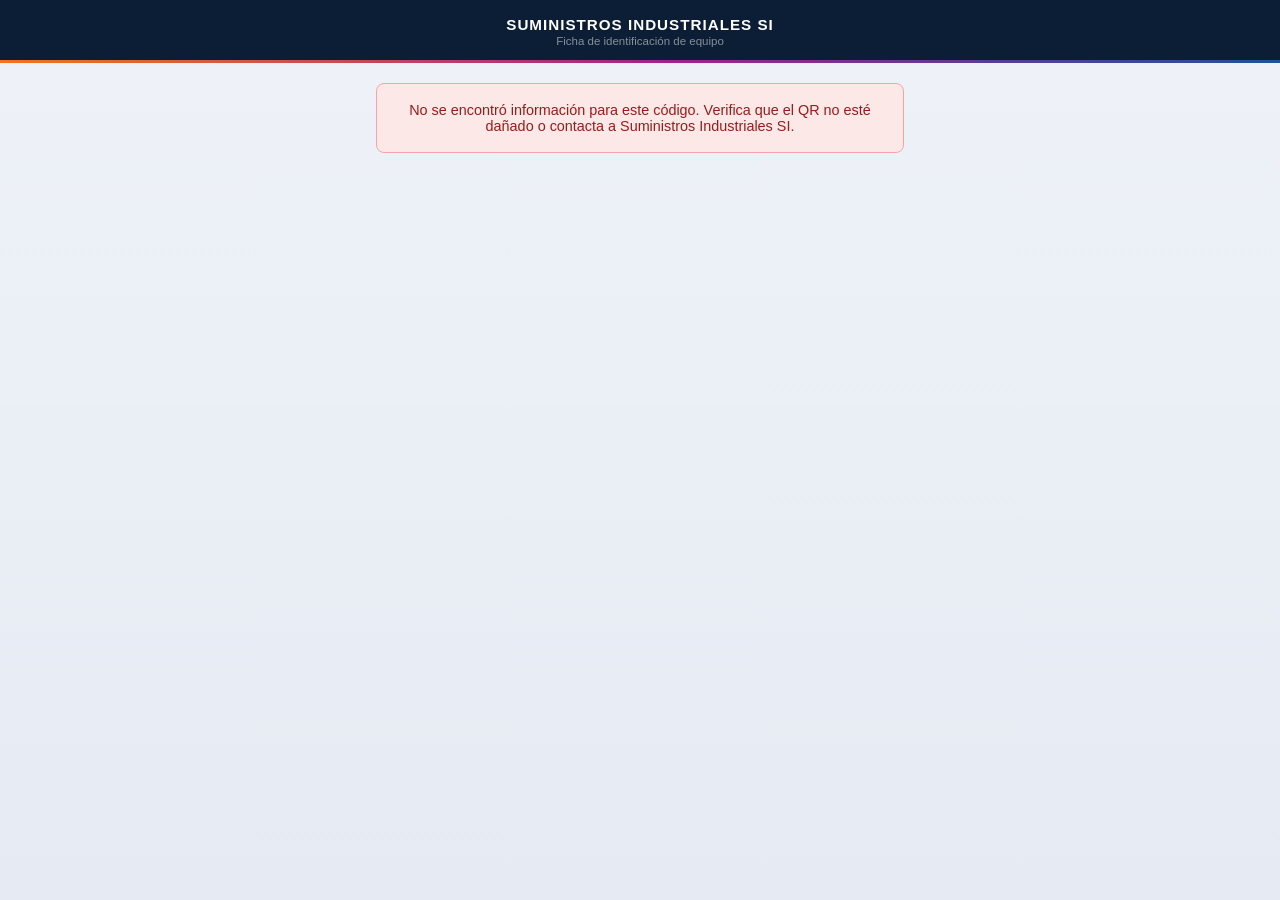
<file: equipo.html>
<!DOCTYPE html>
<html lang="es">
<head>
<meta charset="UTF-8">
<meta name="viewport" content="width=device-width, initial-scale=1.0">
<title>Ficha de equipo — Suministros Industriales SI</title>
<style>
:root{
  --navy:#0c1e35; --azul:#12325a; --azul-claro:#1d5496; --azul-medio:#2563a8;
  --azul-bg:#e8f0fb; --fondo:#eef1f6; --gris:#dde3ec; --gris-texto:#485568; --gris-oscuro:#3d4a5c;
  --rojo:#991b1b; --rojo-bg:#fde8e8; --rojo-borde:#f5a5a5;
  --radio:14px; --radio-sm:8px;
  --sombra:0 1px 4px rgba(12,30,53,0.07), 0 4px 12px rgba(12,30,53,0.05);
  --grad-marca:linear-gradient(90deg,#f2741a 0%,#a0228e 52%,#1d5496 100%);
}
*{box-sizing:border-box;margin:0;padding:0}
body{font-family:"Segoe UI",-apple-system,Roboto,Helvetica,Arial,sans-serif;background:linear-gradient(180deg,#eef2f8 0%,#e6ebf3 100%);min-height:100vh;color:var(--gris-oscuro)}
header{background:var(--navy);color:#fff;padding:16px 20px;text-align:center;position:relative}
header::after{content:"";position:absolute;left:0;right:0;bottom:0;height:3px;background:var(--grad-marca)}
header h1{font-size:0.95rem;font-weight:700;letter-spacing:1px;text-transform:uppercase}
header p{font-size:0.72rem;color:rgba(255,255,255,0.5);margin-top:2px}
main{max-width:560px;margin:0 auto;padding:20px 16px 60px}
.card{background:#fff;border-radius:var(--radio);box-shadow:var(--sombra);padding:22px 20px;margin-bottom:16px}

.badges{display:flex;gap:6px;flex-wrap:wrap;margin-bottom:10px}
.badge{display:inline-block;font-size:0.7rem;font-weight:700;text-transform:uppercase;letter-spacing:0.4px;padding:4px 10px;border-radius:20px}
.badge-tipo{background:var(--azul-bg);color:var(--azul-claro)}
.badge-sulzer{background:#e3f2fd;color:#1565c0}
.badge-general{background:#fff3e0;color:#e65100}

.serie{font-size:1.5rem;font-weight:800;color:var(--azul);word-break:break-word;line-height:1.2}
.nombre-corto{font-size:0.85rem;color:var(--gris-texto);margin-top:2px}
.cliente{font-size:1rem;color:var(--gris-texto);margin-top:6px}

.estado-pill{display:inline-flex;align-items:center;gap:6px;font-size:0.78rem;font-weight:700;padding:6px 12px;border-radius:20px;margin-top:12px}
.estado-dot{width:7px;height:7px;border-radius:50%;background:currentColor}

.seccion{margin-top:20px}
.seccion-titulo{font-size:0.7rem;font-weight:700;color:var(--gris-texto);text-transform:uppercase;letter-spacing:0.6px;padding-bottom:6px;border-bottom:1px solid var(--gris);margin-bottom:10px}
.datos{display:grid;grid-template-columns:1fr 1fr;gap:12px 16px}
.dato label{display:block;font-size:0.65rem;font-weight:700;color:var(--gris-texto);text-transform:uppercase;letter-spacing:0.4px;margin-bottom:2px}
.dato .val{font-size:0.92rem;font-weight:600;color:var(--gris-oscuro);word-break:break-word}
.dato.full{grid-column:1/-1}

.callout{margin-top:20px;background:var(--fondo);border-left:3px solid var(--azul-claro);border-radius:0 var(--radio-sm) var(--radio-sm) 0;padding:12px 14px}
.callout-titulo{font-size:0.68rem;font-weight:700;color:var(--azul-claro);text-transform:uppercase;letter-spacing:0.4px;margin-bottom:4px}
.callout-texto{font-size:0.88rem;color:var(--gris-oscuro);white-space:pre-wrap;line-height:1.45}

.btn-reportes{display:flex;align-items:center;justify-content:center;gap:8px;margin-top:20px;padding:14px 16px;background:var(--azul-claro);color:#fff;font-weight:700;font-size:0.95rem;text-decoration:none;border-radius:var(--radio-sm)}
.registro-info{margin-top:18px;font-size:0.72rem;color:var(--gris-texto);text-align:right}
.spinner-wrap{text-align:center;padding:60px 20px;color:var(--gris-texto)}
.spinner{width:36px;height:36px;border:4px solid var(--gris);border-top-color:var(--azul-claro);border-radius:50%;margin:0 auto 14px;animation:spin 0.9s linear infinite}
@keyframes spin{to{transform:rotate(360deg)}}
.error-box{background:var(--rojo-bg);border:1px solid var(--rojo-borde);color:var(--rojo);padding:18px;border-radius:var(--radio-sm);text-align:center;font-size:0.9rem}
.hidden{display:none}
</style>
</head>
<body>

<header>
  <h1>Suministros Industriales SI</h1>
  <p>Ficha de identificación de equipo</p>
</header>

<main>
  <div id="spinnerWrap" class="spinner-wrap">
    <div class="spinner"></div>
    <p>Cargando datos del equipo...</p>
  </div>

  <div id="errorBox" class="error-box hidden">
    No se encontró información para este código. Verifica que el QR no esté dañado o contacta a Suministros Industriales SI.
  </div>

  <div id="ficha" class="card hidden"></div>
</main>

<script>
/* Proxy de seguridad, ver netlify/functions/airtable.js — nunca token directo aquí */
const TABLA_EQUIPOS = "tblkDJc5rUtSevPD4";
const EF = {
  serie:    "fldrFxsJ9zxNtWyvG",
  cliente:  "fldDnhRp9uQeJUpNX",
  usuario:  "fldV86Vxj8XvVhkwI",
  tipo:     "fldJqyffVuDQz2cFv",
  marca:    "fldTcefImjWn9tjAT",
  modelo:   "fldb8vt1uM9YzDKFj",
  hp:       "fldrGrAINvi5QyVAS",
  volts:    "fld5EAAct1tGAYWha",
  amperes:  "fldM4gqT7PeiTKl0A",
  frame:    "fldqwaSI9d324tjk9",
  rpm:      "fldQoOoed64K9Od3I",
  notas:    "fld6D9k55yS8UWnMB",
  fecha:    "fldgaKpczBjP4NaqQ",
  regPor:   "fldTuaDet3rdF04E8",
};

/* ORDENES DE SERVICIO — ficha generada desde una orden ya existente (Sulzer o General) */
const TABLA_ORDENES = "tblcyGwDeOORxELJg";
const OF = {
  serie:        "fldj245KNDJ2B5jxG",
  cliente:      "fldUkOvdOHTXMDWX7",
  usuario:      "fldJmwtkHIJLsveaC",
  spec:         "fldkkXFzqKeGSIqJQ",
  catNo:        "fld4BE7lLXKOu48LR",
  hp:           "fldjyFFAaL0dIFWIE",
  frame:        "fldSvMeOGe98aT2e0",
  volts:        "fldLxVAorFAGaboOF",
  tipoEquipo:   "fldBhqLRYDHl2L2tJ",
  tipoServicio: "fld0rhBYkk5nAnXcT",
  folio:        "fldpMUMLpNCGGQcIo",
  estado:       "fldRtvzailqq6WbQu",
  diagnosticoTexto: "fldqrQ3SL3P4N06RJ",
};

/* REPORTES_GENERAL — datos extra (marca/color/n° parte/descripción) para órdenes General */
const TABLA_REPORTES_GENERAL = "tbluHVpYNulSFFvnw";
const RGF = {
  ordenServicio: "fldSIaStYemOiievZ",
  folio:         "fldKBCvEigK6R8hOQ",
  nombreCorto:   "fldWoaxMR962Fj2HF",
  marca:         "fldL9OPmEgJ9XkKoq",
  color:         "fldl8PsvBF74TgPir",
  numParte:      "fld9FbgcU4LE2IAe6",
  descripcionProblema: "fld97fTrbIGRZUXjF",
};

/* BORRADORES — respaldo si el reporte General aún no existe (orden en progreso) */
const TABLA_BORRADORES = "tblPY24L7lg3pS8iS";
const BF = { serie: "fldegmWGpcWW7Awzn", datosJson: "fldSdxpRwhyvSWEgJ" };

function esc(s){
  return String(s == null ? "" : s).replace(/&/g,"&amp;").replace(/</g,"&lt;").replace(/>/g,"&gt;").replace(/"/g,"&quot;");
}

function dato(label, valor, full){
  if(valor === "" || valor == null) return "";
  return `<div class="dato${full?" full":""}"><label>${esc(label)}</label><div class="val">${esc(valor)}</div></div>`;
}

function seccion(titulo, itemsHtml){
  const html = itemsHtml.filter(Boolean).join("");
  if(!html) return "";
  return `<div class="seccion"><div class="seccion-titulo">${esc(titulo)}</div><div class="datos">${html}</div></div>`;
}

function estadoColor(estado){
  const s = (estado || "").toLowerCase();
  if(s.includes("entregado") || s.includes("terminado")) return "#0e7a3c";
  if(s.includes("correccion") || s.includes("no autorizado")) return "#991b1b";
  if(s.includes("diagnostico")) return "#976010";
  if(s.includes("proceso")) return "#1d5496";
  return "#485568";
}

function renderFicha({ badges, serie, nombreCorto, cliente, estado, seccionesHtml, calloutTitulo, calloutTexto, pieTexto, reportesUrl }){
  const color = estado ? estadoColor(estado) : null;
  document.getElementById("ficha").innerHTML = `
    <div class="badges">${badges.join("")}</div>
    <div class="serie">${esc(serie || "—")}</div>
    ${nombreCorto ? `<div class="nombre-corto">${esc(nombreCorto)}</div>` : ""}
    ${cliente ? `<div class="cliente">${esc(cliente)}</div>` : ""}
    ${estado ? `<div class="estado-pill" style="background:${color}1a;color:${color}"><span class="estado-dot"></span>${esc(estado)}</div>` : ""}
    ${seccionesHtml.join("")}
    ${calloutTexto ? `<div class="callout"><div class="callout-titulo">${esc(calloutTitulo)}</div><div class="callout-texto">${esc(calloutTexto)}</div></div>` : ""}
    ${reportesUrl ? `<a class="btn-reportes" href="${esc(reportesUrl)}">📄 Ver reportes de diagnóstico y servicio</a>` : ""}
    <div class="registro-info">${esc(pieTexto || "")}</div>
  `;
  document.getElementById("spinnerWrap").classList.add("hidden");
  document.getElementById("ficha").classList.remove("hidden");
}

async function cargarFichaEquipo(id){
  const resp = await fetch(`/.netlify/functions/airtable?table=${TABLA_EQUIPOS}&recordId=${id}&returnFieldsByFieldId=true`, {
    headers:{}
  });
  if(!resp.ok) throw new Error("no encontrado");
  const rec = await resp.json();
  const f = rec.fields;

  let pieTexto = "";
  if(f[EF.fecha]){
    const d = new Date(f[EF.fecha]);
    pieTexto = "Registrado " + d.toLocaleDateString("es-MX", { year:"numeric", month:"short", day:"numeric" });
    if(f[EF.regPor]) pieTexto += " por " + f[EF.regPor];
  }

  renderFicha({
    badges: [`<span class="badge badge-tipo">${esc(f[EF.tipo] || "Equipo")}</span>`],
    serie: f[EF.serie],
    nombreCorto: "",
    cliente: f[EF.cliente],
    estado: "",
    seccionesHtml: [
      seccion("Datos generales", [
        dato("Usuario", f[EF.usuario]),
        dato("Marca", f[EF.marca]),
      ]),
      seccion("Ficha técnica", [
        dato("Modelo / SPEC", f[EF.modelo]),
        dato("Frame", f[EF.frame]),
        dato("HP", f[EF.hp]),
        dato("Volts", f[EF.volts]),
        dato("Amperes", f[EF.amperes]),
        dato("RPM", f[EF.rpm]),
      ]),
    ],
    calloutTitulo: "Notas",
    calloutTexto: f[EF.notas],
    pieTexto,
  });
}

/* Datos extra que NO viven directo en ORDENES: marca/color/n° parte/nombre corto/
   descripción del problema. Para General vienen del reporte final (o el borrador
   en progreso si aún no hay reporte); para Sulzer vienen del JSON de diagnóstico
   capturado en Recepción. Cualquier falla aquí no debe tumbar la ficha. */
async function cargarExtra(id, folio, tipoServicio, diagnosticoTextoRaw){
  const vacio = { nombreCorto:"", marca:"", color:"", numParte:"", descripcionProblema:"" };

  if(tipoServicio === "General"){
    try{
      const formula = encodeURIComponent(`OR(FIND("${id}",ARRAYJOIN({${RGF.ordenServicio}})),{${RGF.folio}}="${folio}")`);
      const res = await fetch(`/.netlify/functions/airtable?table=${TABLA_REPORTES_GENERAL}&filterByFormula=${formula}&returnFieldsByFieldId=true`, {
        headers:{}
      });
      if(res.ok){
        const data = await res.json();
        const rg = (data.records || [])[0];
        if(rg){
          return {
            nombreCorto: rg.fields[RGF.nombreCorto] || "",
            marca:       rg.fields[RGF.marca] || "",
            color:       rg.fields[RGF.color] || "",
            numParte:    rg.fields[RGF.numParte] || "",
            descripcionProblema: rg.fields[RGF.descripcionProblema] || "",
          };
        }
      }
    }catch(e){}
    // Respaldo: orden aún en progreso, sin reporte final — usar el borrador
    try{
      const bfFormula = encodeURIComponent(`{${BF.serie}}="${folio}"`);
      const res = await fetch(`/.netlify/functions/airtable?table=${TABLA_BORRADORES}&filterByFormula=${bfFormula}&returnFieldsByFieldId=true`, {
        headers:{}
      });
      if(res.ok){
        const data = await res.json();
        const bf = (data.records || [])[0];
        if(bf && bf.fields[BF.datosJson]){
          const j = JSON.parse(bf.fields[BF.datosJson]);
          return {
            nombreCorto: j.nombreCorto || "",
            marca:       j.marca || "",
            color:       j.color || "",
            numParte:    j.numParte || "",
            descripcionProblema: j.descripcionProblema || "",
          };
        }
      }
    }catch(e){}
    return vacio;
  }

  // Sulzer: todo viene embebido en el JSON de diagnóstico de la orden (si ya se capturó)
  if(diagnosticoTextoRaw){
    try{
      const j = JSON.parse(diagnosticoTextoRaw);
      return {
        nombreCorto: j.nombreCorto || "",
        marca:       j.marca || "",
        color:       j.color || "",
        numParte:    (j.numParte && j.numParte !== "N/A") ? j.numParte : "",
        descripcionProblema: j.descripcionProblema || "",
        amperaje: j.amperaje || "",
      };
    }catch(e){}
  }
  return vacio;
}

async function cargarFichaOrden(id){
  const resp = await fetch(`/.netlify/functions/airtable?table=${TABLA_ORDENES}&recordId=${id}&returnFieldsByFieldId=true`, {
    headers:{}
  });
  if(!resp.ok) throw new Error("no encontrado");
  const rec = await resp.json();
  const f = rec.fields;

  const estado = f[OF.estado] || "";
  const tipoServicio = f[OF.tipoServicio] || "Sulzer";
  const serie = f[OF.serie] || f[OF.folio] || "";
  const extra = await cargarExtra(id, f[OF.folio] || serie, tipoServicio, f[OF.diagnosticoTexto]);

  const badges = [`<span class="badge badge-tipo">${esc(f[OF.tipoEquipo] || "Equipo")}</span>`];
  badges.push(`<span class="badge ${tipoServicio === "General" ? "badge-general" : "badge-sulzer"}">${esc(tipoServicio)}</span>`);

  renderFicha({
    badges,
    serie,
    nombreCorto: extra.nombreCorto,
    cliente: f[OF.cliente],
    estado,
    seccionesHtml: [
      seccion("Datos generales", [
        dato("Usuario", f[OF.usuario]),
        dato("Marca", extra.marca),
        dato("Color", extra.color),
      ]),
      seccion("Ficha técnica", [
        dato("Modelo / SPEC", f[OF.spec]),
        dato("N° de parte", extra.numParte),
        dato("N° catálogo", f[OF.catNo]),
        dato("Frame", f[OF.frame]),
        dato("HP", f[OF.hp]),
        dato("Volts", f[OF.volts]),
        dato("Amperes", extra.amperaje),
      ]),
    ],
    calloutTitulo: "Lo que reporta el cliente",
    calloutTexto: extra.descripcionProblema,
    pieTexto: "Datos tomados de la orden de servicio en el sistema",
    // Sin login: reportes.html en modo "publico" solo ofrece Diagnóstico y Reporte de Servicio
    reportesUrl: `reportes.html?id=${encodeURIComponent(id)}&serie=${encodeURIComponent(serie)}&auto=publico`,
  });
}

async function cargarFicha(){
  const params = new URLSearchParams(location.search);
  const id = params.get("id");
  const tipoFuente = params.get("tipo");
  const spinner = document.getElementById("spinnerWrap");
  const errorBox = document.getElementById("errorBox");

  if(!id){
    spinner.classList.add("hidden");
    errorBox.classList.remove("hidden");
    return;
  }

  try{
    if(tipoFuente === "orden"){
      await cargarFichaOrden(id);
    }else{
      await cargarFichaEquipo(id);
    }
  }catch(e){
    console.error(e);
    spinner.classList.add("hidden");
    errorBox.classList.remove("hidden");
  }
}

cargarFicha();
</script>
</body>
</html>
</file>
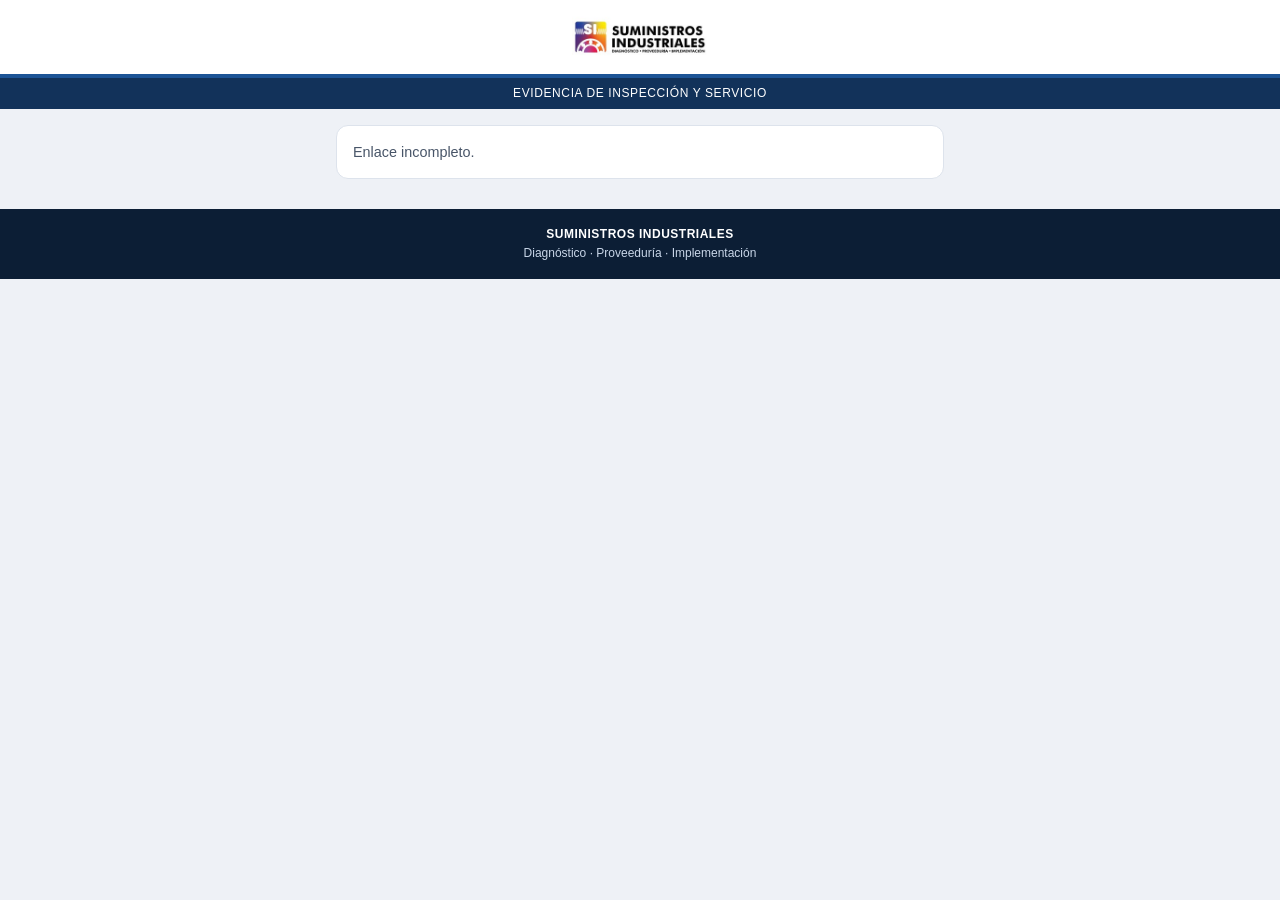
<file: evidencia_equipo.html>
<!DOCTYPE html>
<html lang="es">
<head>
<meta charset="utf-8">
<meta name="viewport" content="width=device-width, initial-scale=1">
<meta name="robots" content="noindex">
<title>Evidencia del equipo | Centro de Servicio SI</title>
<style>
:root{--navy:#0c1e35;--azul:#12325a;--azul-claro:#1d5496;--azul-bg:#e8f0fb;--fondo:#eef1f6;--borde:#dde3ec;--verde:#1b7f3b;--verde-bg:#e6f4ea;--ama:#8a6d00;--ama-bg:#fff4cc;--rojo:#991b1b;--rojo-bg:#fde8e8;--txt:#1d2733;--gris:#485568}
*{box-sizing:border-box}
body{margin:0;background:var(--fondo);color:var(--txt);font-family:Arial,Helvetica,sans-serif;line-height:1.4}
header{background:#fff;border-bottom:4px solid var(--azul-claro);padding:10px 16px;text-align:center}
header img{height:54px;width:auto;display:block;margin:0 auto}
.band{background:var(--azul);color:#fff;text-align:center;font-size:.75rem;letter-spacing:.6px;text-transform:uppercase;padding:7px 12px}
main{max-width:640px;margin:0 auto;padding:16px}
.card{background:#fff;border:1px solid var(--borde);border-radius:12px;padding:16px;margin-bottom:14px}
h1{margin:0 0 2px;font-size:1.5rem;font-weight:800;color:var(--azul)}
.sub{color:var(--gris);font-size:.9rem}
.pill{display:inline-block;margin-top:10px;padding:5px 12px;border-radius:999px;font-size:.85rem;font-weight:700}
.pill.v{background:var(--verde-bg);color:var(--verde)}.pill.a{background:var(--ama-bg);color:var(--ama)}.pill.r{background:var(--rojo-bg);color:var(--rojo)}
h2{margin:0 0 10px;font-size:.8rem;color:var(--azul-claro);text-transform:uppercase;letter-spacing:.5px}
.obs{margin-top:12px;background:var(--fondo);border-left:3px solid var(--azul-claro);border-radius:0 8px 8px 0;padding:10px 12px;font-size:.9rem}
.fotos a{display:block;margin-bottom:10px}
.fotos img{display:block;width:100%;height:auto;max-height:70vh;object-fit:contain;background:#eef1f6;border:1px solid var(--borde);border-radius:8px}
.vacio{color:var(--gris);font-size:.9rem;margin:0}
.nota{color:var(--gris);font-size:.8rem;text-align:center;margin:6px 0 14px}
footer{background:var(--navy);color:#c9d6e8;text-align:center;font-size:.75rem;padding:16px;line-height:1.6}
footer b{color:#fff;letter-spacing:.5px}
</style>
</head>
<body>
<header><img src="logo_SI.jpg" alt="Suministros Industriales"></header>
<div class="band">Evidencia de inspección y servicio</div>
<main id="app"><div class="card"><p class="vacio">Cargando…</p></div></main>
<script>
const T_LOTES = "tbly6Jmx238oOh8RP", T_EQ = "tblVh5uHd4yitMxJd";
const FL = { folio:"fldIFndeRlKpgZ9Lm", cliente:"fldIGhsunY5DRSUjD" };
const FE = { serie:"fldRgnJ0Xfe4Kqg0X", lote:"fldjXbOQ2cDmmCzUU", semaforo:"fldtmjf5VGOdqv12l", defectos:"fldNxghr4B9QNzbOc", otro:"fldZ6hG6tcdjgg4OQ",
  fDefecto:"fldQM0MSxVrXkZ6Gs", fDespues:"fldJgrOehBTxjr7WS", corregido:"fldo9HEeEPDTDMO1H", fechaCorr:"fldKMzcQzHWbJb0cM" };
const $ = id => document.getElementById(id);
const esc = s => String(s == null ? "" : s).replace(/[&<>"']/g, c => ({ "&":"&amp;","<":"&lt;",">":"&gt;",'"':"&quot;","'":"&#39;" }[c]));

/* Solo en la copia local (file://): usa dev_config.js. En producción todo pasa por la función proxy y aquí no hay token. */
let DEV = null;
function cargarDevConfig(){ return new Promise(res => { const sc = document.createElement("script"); sc.src = "dev_config.js"; sc.onload = () => { DEV = window.SI_DEV || null; res(); }; sc.onerror = () => res(); document.head.appendChild(sc); }); }
async function leer(table, params){
  const url = DEV ? `https://api.airtable.com/v0/${DEV.base}/${table}?${params}` : `/.netlify/functions/airtable?table=${table}&${params}`;
  const r = await fetch(url, DEV ? { headers:{ Authorization:"Bearer " + DEV.token } } : undefined);
  if(!r.ok) throw new Error("HTTP " + r.status);
  return r.json();
}
const urlFoto = a => (a.thumbnails && a.thumbnails.large && a.thumbnails.large.url) || a.url;
const q = s => String(s).replace(/\\/g, "\\\\").replace(/'/g, "\\'");
const fotos = (arr, vacio) => (arr && arr.length) ? `<div class="fotos">${arr.map(a => `<a href="${esc(a.url)}" target="_blank" rel="noopener"><img src="${esc(urlFoto(a))}" alt=""></a>`).join("")}</div>` : `<p class="vacio">${vacio}</p>`;

(async function(){
  const p = new URLSearchParams(location.search), lote = p.get("lote"), serie = p.get("serie");
  if(!lote || !serie){ $("app").innerHTML = '<div class="card"><p class="vacio">Enlace incompleto.</p></div>'; return; }
  try{
    if(location.protocol === "file:") await cargarDevConfig();
    const j = await leer(T_EQ, `returnFieldsByFieldId=true&maxRecords=1&filterByFormula=${encodeURIComponent(`AND({lote}='${q(lote)}',{serie}='${q(serie)}')`)}`);
    const r = (j.records || [])[0];
    if(!r){ $("app").innerHTML = '<div class="card"><p class="vacio">No se encontró este equipo.</p></div>'; return; }
    const f = r.fields || {};
    let cliente = "";
    try{ const l = await leer(T_LOTES, `returnFieldsByFieldId=true&maxRecords=1&filterByFormula=${encodeURIComponent(`{folio}='${q(lote)}'`)}`); cliente = (((l.records || [])[0] || {}).fields || {})[FL.cliente] || ""; }catch(e){}
    const sem = f[FE.semaforo] || "", corr = !!f[FE.corregido];
    const defs = (f[FE.defectos] || []).map(x => x === "Otro" ? "Otro" + (f[FE.otro] ? ": " + f[FE.otro] : "") : x).join(", ");
    const est = sem === "Verde" ? ["v", "Sin observaciones"] : sem === "Amarillo" ? (corr ? ["v", "Observación corregida"] : ["a", "Con observaciones"]) : sem === "Rojo" ? ["r", "Con observaciones graves"] : ["a", "En revisión"];
    const antes = f[FE.fDefecto] || [], despues = f[FE.fDespues] || [];
    const fCorr = f[FE.fechaCorr] ? new Date(f[FE.fechaCorr]).toLocaleDateString("es-MX", { dateStyle:"long" }) : "";
    $("app").innerHTML = `
      <div class="card"><h1>N/S ${esc(serie)}</h1><div class="sub">${esc(cliente)}${cliente ? " · " : ""}Lote ${esc(lote)}</div>
        <span class="pill ${est[0]}">${est[1]}</span>${defs && sem !== "Verde" ? `<div class="obs"><b>Observación:</b> ${esc(defs)}</div>` : ""}</div>
      ${sem === "Verde" ? "" : `<div class="card"><h2>Antes</h2>${fotos(antes, "Sin foto registrada.")}</div>`}
      ${sem === "Amarillo" ? `<div class="card"><h2>Después${fCorr ? " · " + esc(fCorr) : ""}</h2>${fotos(despues, "Corrección pendiente.")}</div>` : ""}
      <p class="nota">Toca una foto para verla en tamaño completo.</p>`;
  }catch(e){ $("app").innerHTML = '<div class="card"><p class="vacio">No se pudo cargar la información. Intenta de nuevo en un momento.</p></div>'; }
})();
</script>
<footer><b>SUMINISTROS INDUSTRIALES</b><br>Diagnóstico · Proveeduría · Implementación</footer>
</body>
</html>
</file>
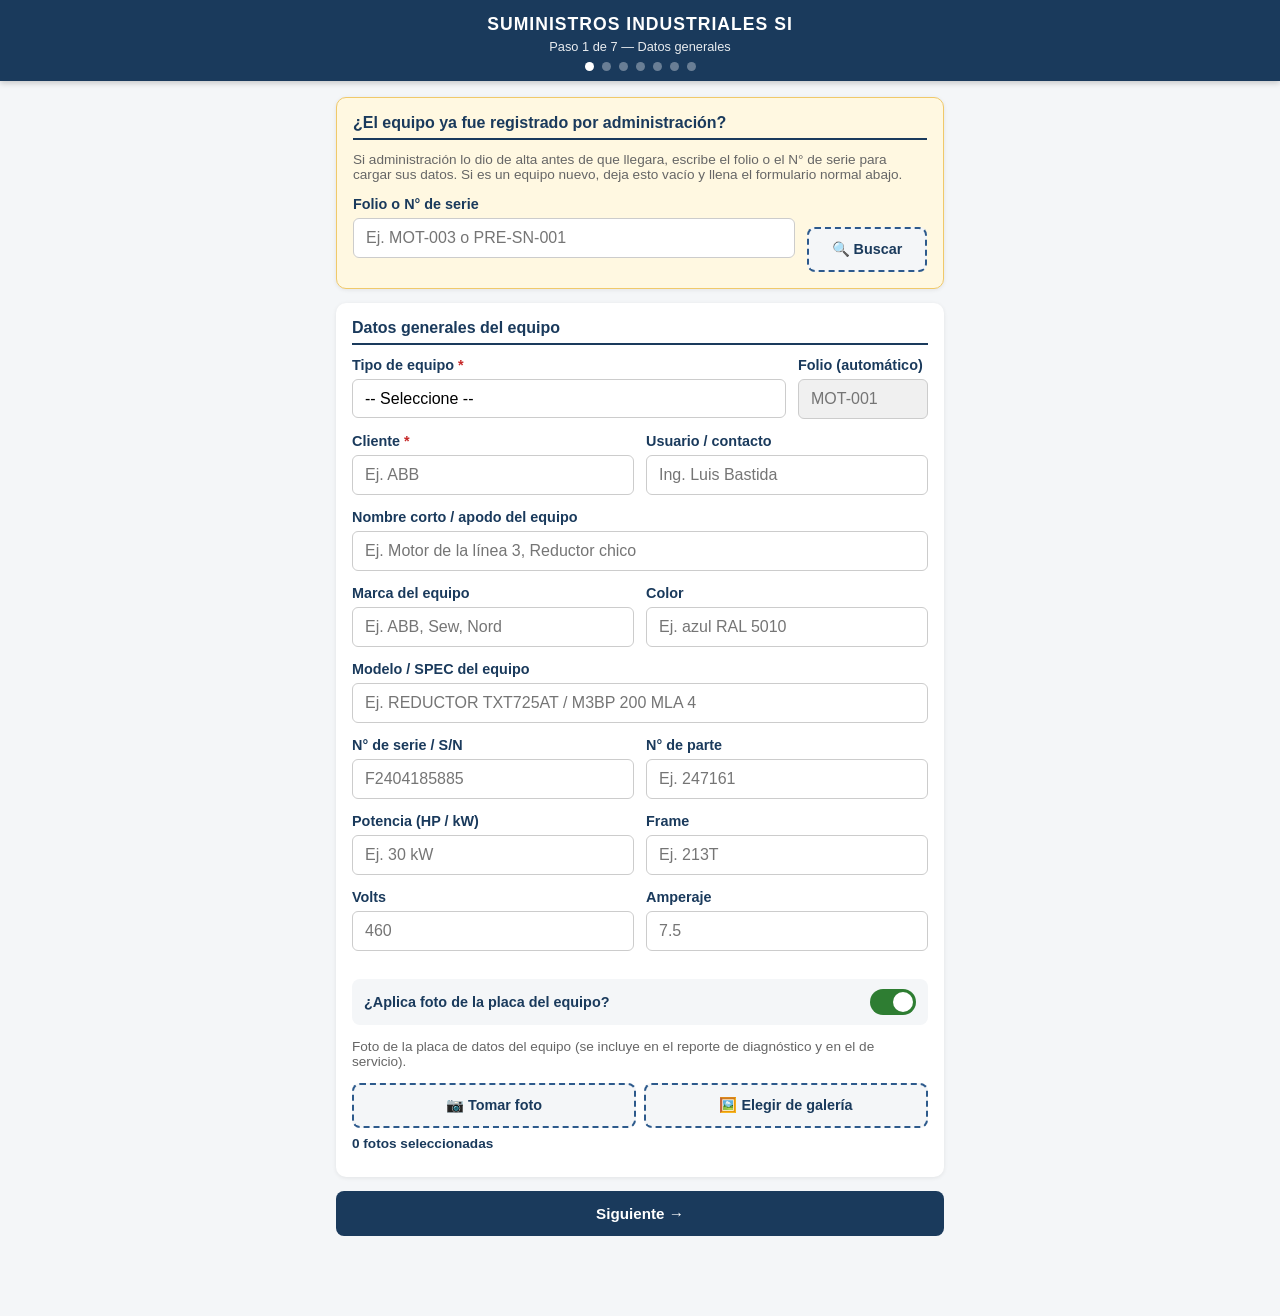
<file: formulario_general.html>
<!DOCTYPE html>
<html lang="es">
<head>
<meta charset="UTF-8">
<meta name="viewport" content="width=device-width, initial-scale=1.0, maximum-scale=1, user-scalable=no">
<title>Formulario General — Suministros Industriales SI</title>
<style>
  :root{
    --azul: #1a3a5c;
    --azul-claro: #2d5a8c;
    --blanco: #ffffff;
    --gris: #e0e0e0;
    --gris-oscuro: #9e9e9e;
    --verde: #2e7d32;
    --rojo: #c62828;
    --fondo: #f4f6f8;
  }
  *{ box-sizing: border-box; margin:0; padding:0; }
  body{
    font-family: -apple-system, "Segoe UI", Roboto, Helvetica, Arial, sans-serif;
    background: var(--fondo);
    color: #222;
    padding-bottom: 60px;
  }

  header{
    background: var(--azul);
    color: var(--blanco);
    padding: 14px 16px 10px;
    text-align: center;
    position: sticky;
    top: 0;
    z-index: 50;
    box-shadow: 0 2px 6px rgba(0,0,0,0.2);
  }
  header h1{ font-size: 1.1rem; letter-spacing: 1px; font-weight: 700; }
  header .step-label{ font-size: 0.8rem; margin-top: 4px; opacity: 0.9; }
  .step-dots{ display: flex; justify-content: center; gap: 8px; margin-top: 8px; flex-wrap: wrap; }
  .step-dot{ width: 9px; height: 9px; border-radius: 50%; background: rgba(255,255,255,0.35); transition: background 0.2s; }
  .step-dot.active{ background: var(--blanco); }
  .step-dot.done{ background: rgba(255,255,255,0.7); }

  main{ max-width: 640px; margin: 0 auto; padding: 16px; }
  .screen{ }
  .screen.hidden{ display: none; }

  .card{
    background: var(--blanco);
    border-radius: 10px;
    padding: 16px;
    margin-bottom: 14px;
    box-shadow: 0 1px 4px rgba(0,0,0,0.08);
  }
  .card h2{
    color: var(--azul);
    font-size: 1rem;
    margin-bottom: 12px;
    border-bottom: 2px solid var(--azul);
    padding-bottom: 6px;
  }
  .card-desc{ font-size: 0.85rem; color: #666; margin-bottom: 14px; }

  .field{ margin-bottom: 14px; }
  .field label{ display: block; font-weight: 600; margin-bottom: 6px; font-size: 0.9rem; color: var(--azul); }
  .field input[type="text"],
  .field input[type="number"],
  .field select,
  .field textarea{
    width: 100%;
    padding: 10px 12px;
    border: 1px solid #ccc;
    border-radius: 6px;
    font-size: 1rem;
    background: var(--blanco);
    -webkit-appearance: none;
    appearance: none;
  }
  .field textarea{ min-height: 70px; resize: vertical; }
  .field-row{ display: flex; gap: 12px; }
  .field-row .field{ flex: 1; min-width: 0; }
  .field-row > input{ flex: 1; min-width: 0; }
  .required-mark{ color: var(--rojo); }
  .orden-status-msg{ font-size: 0.85rem; font-weight: 600; padding: 6px 0; color: var(--azul); }
  .orden-status-msg.error{ color: var(--rojo); }
  .orden-status-msg.success{ color: var(--verde); }

  .banner-correccion{
    max-width: 640px; margin: 12px auto 0; padding: 12px 14px;
    background: #fff0e0; border: 1px solid #fdba8c; color: #9a3412;
    border-radius: 8px; font-size: 0.85rem; line-height: 1.4;
  }
  .banner-correccion strong{ display:block; margin-bottom: 2px; }
  .banner-correccion.hidden{ display: none; }

  .toggle-row{
    display: flex; align-items: center; gap: 10px;
    background: var(--fondo); border-radius: 8px; padding: 10px 12px; margin-bottom: 14px;
  }
  .toggle-row .toggle-text{ font-weight: 600; font-size: 0.9rem; color: var(--azul); flex: 1; }
  .switch{ position: relative; width: 46px; height: 26px; flex: 0 0 46px; }
  .switch input{ opacity: 0; width: 0; height: 0; }
  .slider{ position: absolute; cursor: pointer; inset: 0; background: var(--gris-oscuro); border-radius: 26px; transition: 0.2s; }
  .slider::before{ content:""; position: absolute; height: 20px; width: 20px; left: 3px; top: 3px; background: var(--blanco); border-radius: 50%; transition: 0.2s; }
  .switch input:checked + .slider{ background: var(--verde); }
  .switch input:checked + .slider::before{ transform: translateX(20px); }

  .nav-buttons{ display: flex; gap: 10px; margin-top: 6px; margin-bottom: 4px; }
  .btn-nav{ flex: 1; padding: 14px; border: none; border-radius: 8px; font-size: 0.95rem; font-weight: 700; cursor: pointer; }
  .btn-prev{ background: var(--gris); color: #444; }
  .btn-next{ background: var(--azul); color: var(--blanco); }
  .btn-submit-final{ width: 100%; background: var(--verde); color: var(--blanco); border: none; padding: 16px; border-radius: 8px; font-size: 1.05rem; font-weight: 700; cursor: pointer; margin-top: 6px; }

  .btn-line{ display:block; width:100%; text-align:center; padding:12px; border:2px dashed var(--azul-claro); border-radius:8px; background:var(--fondo); color:var(--azul); font-weight:700; font-size:0.9rem; cursor:pointer; margin-top:8px; }
  .foto-btn-row{ display:flex; gap:8px; flex-wrap:wrap; margin-top:8px; }
  .foto-btn-row .btn-line{ flex:1; min-width:120px; margin-top:0; }
  input[type="file"].hidden-input{ display:none; }

  .photo-counter{ margin-top: 8px; font-size: 0.85rem; font-weight: 600; color: var(--azul); }
  .photo-grid{ display: grid; grid-template-columns: repeat(2, 1fr); gap: 8px; margin-top: 10px; }
  .photo-thumb{ position: relative; border: 1px solid var(--gris); border-radius: 8px; overflow: hidden; aspect-ratio: 1/1; background: var(--gris); }
  .photo-thumb img{ width: 100%; height: 100%; object-fit: cover; display: block; }
  .photo-thumb .remove-btn{
    position: absolute; top: 4px; right: 4px; width: 26px; height: 26px; border-radius: 50%; border: none;
    background: rgba(198,40,40,0.9); color: var(--blanco); font-weight: 700; font-size: 1rem; line-height: 1;
    cursor: pointer; display: flex; align-items: center; justify-content: center;
  }
  .photo-thumb-wrap{ display: flex; flex-direction: column; gap: 4px; }
  .photo-desc-input{ font-size: 0.75rem; padding: 5px 7px; border: 1px solid var(--gris); border-radius: 6px; width: 100%; box-sizing: border-box; font-family: inherit; }

  .chip-row{ display:flex; flex-wrap:wrap; gap:8px; }
  .chip{ border:1px solid var(--gris); border-radius:20px; padding:8px 14px; font-size:0.85rem; cursor:pointer; background:var(--blanco); user-select:none; }
  .chip.on{ background:var(--azul); color:var(--blanco); border-color:var(--azul); }

  .bullet-row{ display:flex; gap:8px; margin-bottom:8px; align-items:center; }
  .bullet-row input{ flex:1; padding:9px 11px; border:1px solid #ccc; border-radius:6px; font-size:0.9rem; }
  .btn-x{ width:32px; height:32px; border:none; border-radius:6px; background:#fdecea; color:var(--rojo); font-weight:700; cursor:pointer; flex-shrink:0; }

  .material-row{ border:1px solid var(--gris); border-radius:8px; padding:10px 40px 10px 10px; margin-bottom:10px; position:relative; background:#fafbfc; }
  .material-row .mat-line1{ display:flex; gap:8px; margin-bottom:6px; }
  .material-row input{ padding:9px 11px; border:1px solid #ccc; border-radius:6px; font-size:0.9rem; width:100%; box-sizing:border-box; }
  .material-row .mat-cant{ width:64px; flex-shrink:0; }
  .material-row .mat-unidad{ width:110px; flex-shrink:0; }
  .material-row .mat-desc{ margin-bottom:6px; font-weight:600; }
  .material-row .mat-nota{ font-size:0.82rem; }
  .material-row .btn-x{ position:absolute; top:8px; right:8px; width:28px; height:28px; }
  .btn-add-mini{ background:none; border:1.5px dashed var(--azul-claro); color:var(--azul); border-radius:6px; padding:8px 12px; font-size:0.85rem; font-weight:700; cursor:pointer; width:100%; margin-top:4px; }

  .paso-card{ border:1px solid var(--gris); border-radius:8px; padding:12px; margin-bottom:12px; }
  .paso-card .paso-head{ display:flex; justify-content:space-between; align-items:center; margin-bottom:8px; }
  .paso-card .paso-head .num{ font-weight:700; color:var(--azul); font-size:0.9rem; }

  .antes-despues{ display:grid; grid-template-columns:1fr 1fr; gap:10px; }
  .antes-despues .col h4{ text-align:center; font-size:0.8rem; text-transform:uppercase; color:var(--azul); margin-bottom:6px; }

  .preview-doc{ background:var(--blanco); border:1px solid #ccc; }
  .preview-doc .ph{ background:#d9d9d9; color:#666; font-weight:700; text-align:center; padding:6px 10px; font-size:0.82rem; }
  .preview-doc table.info{ width:100%; border-collapse:collapse; font-size:0.78rem; }
  .preview-doc table.info td{ border:1px solid #999; padding:5px 8px; }
  .preview-doc table.info td.k{ background:#f0f0f0; font-weight:700; width:110px; }
  .preview-doc .sec{ padding:10px 12px; font-size:0.85rem; line-height:1.5; }
  .preview-doc .sec ul{ margin-left:18px; }
  .preview-doc .foto-row{ display:flex; gap:8px; flex-wrap:wrap; padding:0 12px 10px; }
  .preview-doc .foto-row img{ width:110px; height:110px; object-fit:cover; border:1px solid #ccc; border-radius:4px; }
  .preview-doc .paso-preview{ padding:8px 12px; border-top:1px dashed #ccc; }
  .preview-doc .paso-preview b{ color:var(--azul); }

  .hidden{ display:none !important; }
</style>
</head>
<body>

<header>
  <h1>SUMINISTROS INDUSTRIALES SI</h1>
  <div class="step-label" id="stepLabel">Paso 1 de 7 — Datos generales</div>
  <div class="step-dots">
    <div class="step-dot active" id="dot0"></div>
    <div class="step-dot" id="dot1"></div>
    <div class="step-dot" id="dot2"></div>
    <div class="step-dot" id="dot3"></div>
    <div class="step-dot" id="dot4"></div>
    <div class="step-dot" id="dot5"></div>
    <div class="step-dot" id="dot6"></div>
  </div>
</header>

<main>

  <div class="banner-correccion hidden" id="bannerCorreccion">
    <strong>🔧 Corrigiendo un servicio ya entregado</strong>
    <span id="bannerCorreccionMotivo"></span>
  </div>

  <div class="banner-correccion hidden" id="bannerRechazoMateriales">
    <strong>📦 Dirección regresó la lista de materiales</strong>
    <span id="bannerRechazoMotivo"></span>
  </div>

  <div class="banner-correccion hidden" id="bannerFotosPendientes" style="position:sticky;top:0;z-index:50;">
    <strong>📤 Subiendo fotos…</strong>
    <span id="bannerFotosPendientesTexto"></span>
  </div>

  <!-- ============ PANTALLA 0: DATOS GENERALES ============ -->
  <div class="screen" id="screen0">
    <div class="card" id="cardBuscarPreReg" style="background:#fff8e1;border:1px solid var(--ambar-borde,#f0c96a);">
      <h2 style="font-size:1rem;">¿El equipo ya fue registrado por administración?</h2>
      <div class="card-desc">Si administración lo dio de alta antes de que llegara, escribe el folio o el N° de serie para cargar sus datos. Si es un equipo nuevo, deja esto vacío y llena el formulario normal abajo.</div>
      <div class="field-row" style="align-items:flex-end;">
        <div class="field">
          <label>Folio o N° de serie</label>
          <input type="text" id="buscarPreReg" placeholder="Ej. MOT-003 o PRE-SN-001" onkeydown="if(event.key==='Enter'){event.preventDefault();buscarEquipoRegistrado();}">
        </div>
        <button type="button" class="btn-line" style="max-width:120px;margin:0;" onclick="buscarEquipoRegistrado()">🔍 Buscar</button>
      </div>
      <div id="buscarPreRegStatus" class="orden-status-msg hidden" style="margin-top:8px;"></div>
    </div>

    <div class="card">
      <h2>Datos generales del equipo</h2>

      <div class="field-row">
        <div class="field">
          <label>Tipo de equipo <span class="required-mark">*</span></label>
          <select id="tipoEquipo" onchange="onTipoEquipoChange()">
            <option value="">-- Seleccione --</option>
            <option value="Motor">Motor</option>
            <option value="Reductor">Reductor</option>
            <option value="Motobomba">Motobomba</option>
            <option value="Motoreductor">Motoreductor</option>
            <option value="Cilindro">Cilindro</option>
            <option value="Valvula">Válvula</option>
            <option value="Otro">Otro</option>
          </select>
        </div>
        <div class="field" id="otroEquipoWrap" style="max-width:130px;">
          <label>Folio (automático)</label>
          <input type="text" id="folio" placeholder="MOT-001" readonly style="background:#f0f0f0;">
          <div id="folioStatus" class="orden-status-msg hidden"></div>
        </div>
      </div>

      <div class="field hidden" id="descripcionOtroWrap">
        <label>Descripción del equipo (Otro)</label>
        <input type="text" id="descripcionOtro" placeholder="Ej. mesa hidráulica elevadora">
      </div>

      <div class="field-row">
        <div class="field">
          <label>Cliente <span class="required-mark">*</span></label>
          <input type="text" id="cliente" placeholder="Ej. ABB">
        </div>
        <div class="field">
          <label>Usuario / contacto</label>
          <input type="text" id="usuario" placeholder="Ing. Luis Bastida">
        </div>
      </div>

      <div class="field">
        <label>Nombre corto / apodo del equipo</label>
        <input type="text" id="nombreCorto" placeholder="Ej. Motor de la línea 3, Reductor chico">
      </div>

      <div class="field-row">
        <div class="field">
          <label>Marca del equipo</label>
          <input type="text" id="marca" placeholder="Ej. ABB, Sew, Nord">
        </div>
        <div class="field">
          <label>Color</label>
          <input type="text" id="color" placeholder="Ej. azul RAL 5010">
        </div>
      </div>

      <div class="field">
        <label>Modelo / SPEC del equipo</label>
        <input type="text" id="spec" placeholder="Ej. REDUCTOR TXT725AT / M3BP 200 MLA 4">
      </div>

      <div class="field-row">
        <div class="field">
          <label>N° de serie / S/N</label>
          <input type="text" id="numSerie" placeholder="F2404185885">
        </div>
        <div class="field">
          <label>N° de parte</label>
          <input type="text" id="numParte" placeholder="Ej. 247161">
        </div>
      </div>

      <div id="electricoDatosWrap">
        <div class="field-row">
          <div class="field">
            <label>Potencia (HP / kW)</label>
            <input type="text" id="potencia" placeholder="Ej. 30 kW">
          </div>
          <div class="field">
            <label>Frame</label>
            <input type="text" id="frame" placeholder="Ej. 213T">
          </div>
        </div>
        <div class="field-row">
          <div class="field">
            <label>Volts</label>
            <input type="text" id="volts" placeholder="460">
          </div>
          <div class="field">
            <label>Amperaje</label>
            <input type="text" id="amperaje" placeholder="7.5">
          </div>
        </div>
      </div>

      <div class="toggle-row" style="margin-top:14px;">
        <label class="toggle-text">¿Aplica foto de la placa del equipo?</label>
        <label class="switch"><input type="checkbox" id="aplicaPlaca" checked onchange="togglePlaca()"><span class="slider"></span></label>
      </div>
      <div id="bloquePlaca">
        <div class="card-desc">Foto de la placa de datos del equipo (se incluye en el reporte de diagnóstico y en el de servicio).</div>
        <div class="foto-btn-row">
          <button type="button" class="btn-line" onclick="abrirSelectorFoto('fotosPlacaInput','camara')">📷 Tomar foto</button>
          <button type="button" class="btn-line" onclick="abrirSelectorFoto('fotosPlacaInput','galeria')">🖼️ Elegir de galería</button>
        </div>
        <input type="file" class="hidden-input" id="fotosPlacaInput" accept="image/*" multiple onchange="manejarFotos(this, fotosPlaca, 'gridPlaca', 'placa')">
        <div class="photo-counter" id="counterPlaca">0 fotos seleccionadas</div>
        <div class="photo-grid" id="gridPlaca"></div>
      </div>
    </div>

    <div class="nav-buttons">
      <button class="btn-nav btn-next" style="flex:1" onclick="avanzar(0)">Siguiente →</button>
    </div>
  </div>

  <!-- ============ PANTALLA 1: DIAGNÓSTICO ============ -->
  <div class="screen hidden" id="screen1">
    <div class="card">
      <h2>Descripción del problema</h2>
      <div class="field">
        <label>¿Qué reporta el cliente / usuario?</label>
        <textarea id="descripcionProblema" placeholder="Se recibe equipo, reportan que..."></textarea>
      </div>
      <div class="card-desc" style="margin-top:10px;">Fotos relacionadas con el problema reportado (se incluyen en el reporte de diagnóstico).</div>
      <div class="foto-btn-row">
        <button type="button" class="btn-line" onclick="abrirSelectorFoto('fotosDiagnosticoInput','camara')">📷 Tomar foto</button>
        <button type="button" class="btn-line" onclick="abrirSelectorFoto('fotosDiagnosticoInput','galeria')">🖼️ Elegir de galería</button>
      </div>
      <input type="file" class="hidden-input" id="fotosDiagnosticoInput" accept="image/*" multiple onchange="manejarFotos(this, fotosDiagnostico, 'gridDiagnostico', 'diagnostico')">
      <div class="photo-counter" id="counterDiagnostico">0 fotos seleccionadas</div>
      <div class="photo-grid" id="gridDiagnostico"></div>
    </div>

    <div class="card">
      <h2>Fotografía de recibido</h2>
      <div class="foto-btn-row">
        <button type="button" class="btn-line" onclick="abrirSelectorFoto('fotosRecibidoInput','camara')">📷 Tomar foto</button>
        <button type="button" class="btn-line" onclick="abrirSelectorFoto('fotosRecibidoInput','galeria')">🖼️ Elegir de galería</button>
      </div>
      <input type="file" class="hidden-input" id="fotosRecibidoInput" accept="image/*" multiple onchange="manejarFotos(this, fotosRecibido, 'gridRecibido', 'recibido')">
      <div class="photo-counter" id="counterRecibido">0 fotos seleccionadas</div>
      <div class="photo-grid" id="gridRecibido"></div>
    </div>

    <div class="card">
      <h2>Observaciones</h2>
      <div class="card-desc">Ej. "llegó roto", "empaque en buenas condiciones", "cables sueltos"...</div>
      <div id="observacionesList"></div>
      <button type="button" class="btn-add-mini" onclick="agregarObservacion()">+ Agregar observación</button>
      <div class="card-desc" style="margin-top:10px;">Fotos relacionadas con las observaciones (se incluyen en el reporte de diagnóstico).</div>
      <div class="foto-btn-row">
        <button type="button" class="btn-line" onclick="abrirSelectorFoto('fotosObservacionesInput','camara')">📷 Tomar foto</button>
        <button type="button" class="btn-line" onclick="abrirSelectorFoto('fotosObservacionesInput','galeria')">🖼️ Elegir de galería</button>
      </div>
      <input type="file" class="hidden-input" id="fotosObservacionesInput" accept="image/*" multiple onchange="manejarFotos(this, fotosObservaciones, 'gridObservaciones', 'observaciones')">
      <div class="photo-counter" id="counterObservaciones">0 fotos seleccionadas</div>
      <div class="photo-grid" id="gridObservaciones"></div>
    </div>

    <div class="nav-buttons">
      <button class="btn-nav btn-prev" onclick="mostrarPantalla(0)">← Anterior</button>
      <button class="btn-nav btn-next" onclick="avanzar(1)">Siguiente →</button>
    </div>
  </div>

  <!-- ============ PANTALLA 2: REQUERIMIENTO ============ -->
  <div class="screen hidden" id="screen2">
    <div class="card">
      <h2>Servicios a realizar</h2>
      <div class="card-desc">Selecciona los servicios que se van a cotizar / realizar.</div>
      <div class="chip-row" id="chipsServicios"></div>
      <div style="margin-top:12px;">
        <div style="font-size:0.9rem; font-weight:600; color:var(--azul); margin-bottom:6px;">Otros servicios (no están en la lista)</div>
        <div id="serviciosOtrosList"></div>
        <button type="button" class="btn-add-mini" onclick="agregarServicioOtro()">+ Agregar otro servicio</button>
      </div>
    </div>

    <div class="card">
      <h2>Materiales / refacciones requeridas</h2>
      <div class="card-desc">Para armar la cotización. Ej. "Rodamiento NU 312 C3", "Grasa sintética Mobil SHC 100".</div>
      <div id="materialesList"></div>
      <button type="button" class="btn-add-mini" onclick="agregarMaterial()">+ Agregar material / refacción</button>
      <button type="button" class="btn-line" style="margin-top:10px;" onclick="generarListaMateriales()">🖨 Generar lista de materiales (reporte aparte)</button>
    </div>

    <div class="nav-buttons">
      <button class="btn-nav btn-prev" onclick="mostrarPantalla(1)">← Anterior</button>
      <button class="btn-nav btn-next" onclick="avanzar(2)">Siguiente →</button>
    </div>
  </div>

  <!-- ============ PANTALLA 3: PRUEBAS ELÉCTRICAS INICIALES ============ -->
  <div class="screen hidden" id="screen3">
    <div class="card">
      <div class="toggle-row">
        <label class="toggle-text">¿Aplican pruebas eléctricas a este equipo?</label>
        <span id="aplicaElectricoTexto" style="font-size:0.8rem; font-weight:700; color:var(--verde); margin-right:8px;">Aplica</span>
        <label class="switch"><input type="checkbox" id="aplicaElectricoInicial" checked onchange="toggleElectrico('Inicial')"><span class="slider"></span></label>
      </div>

      <div id="bloqueElectricoInicial">
        <h2>Pruebas eléctricas iniciales</h2>

        <div class="field" style="margin-bottom:12px;">
          <label>Número de líneas del motor</label>
          <select id="numLineas" onchange="renderResistenciaBobinas()">
            <option value="2">2 líneas (L1, L2)</option>
            <option value="3">3 líneas (L1, L2, L3)</option>
            <option value="6" selected>6 líneas (U, V, W)</option>
            <option value="9">9 líneas</option>
          </select>
        </div>

        <div style="font-size:0.85rem; font-weight:700; color:var(--azul); margin-bottom:6px;">Resistencia entre bobinas (Ω)</div>
        <div id="resistenciaBobinasIni"></div>

        <div style="font-size:0.85rem; font-weight:700; color:var(--azul); margin:10px 0 6px;">Puesta a tierra (Ω)</div>
        <div class="field-row">
          <div class="field"><label style="font-weight:400;font-size:0.8rem;">L1 – Tierra</label><input type="text" id="tierraL1_ini" placeholder="Valor"></div>
          <div class="field"><label style="font-weight:400;font-size:0.8rem;">L2 – Tierra</label><input type="text" id="tierraL2_ini" placeholder="Valor"></div>
          <div class="field linea3-field" id="tierraL3wrap_ini"><label style="font-weight:400;font-size:0.8rem;">L3 – Tierra</label><input type="text" id="tierraL3_ini" placeholder="Valor"></div>
        </div>

        <div style="font-size:0.85rem; font-weight:700; color:var(--azul); margin:14px 0 6px;">Estado (resistencia / puesta a tierra)</div>
        <div class="chip-row">
          <div class="chip" data-val="OK" onclick="seleccionarEstado(this,'ini')">Funcionando OK</div>
          <div class="chip" data-val="Revision" onclick="seleccionarEstado(this,'ini')">Revisión</div>
          <div class="chip" data-val="Fuera" onclick="seleccionarEstado(this,'ini')">Fuera de servicio</div>
        </div>

        <div class="field" style="margin-top:12px;">
          <label>Notas</label>
          <textarea id="notasElectricasIni" placeholder="Ej. Motor se encuentra trabajando correctamente..."></textarea>
        </div>

        <div id="avisoSinPruebasIni" class="hidden" style="margin-top:14px; background:#fdecea; border:1px solid var(--rojo); border-radius:8px; padding:10px 12px; font-size:0.85rem; color:var(--rojo);">
          ⚠ Estado "Fuera de servicio" — no se realizan pruebas de corriente/voltaje iniciales (el equipo requiere bobinado o reparación mayor).
        </div>

        <div id="bloqueCorrienteVoltajeIni">
          <div style="font-size:0.85rem; font-weight:700; color:var(--azul); margin:16px 0 6px;">Corriente (A)</div>
          <div class="field-row">
            <input type="text" id="corrL1_ini" placeholder="L1">
            <input type="text" id="corrL2_ini" placeholder="L2">
            <input type="text" class="linea3-field" id="corrL3_ini" placeholder="L3">
          </div>
          <div style="font-size:0.85rem; font-weight:700; color:var(--azul); margin:12px 0 6px;">Voltaje (V)</div>
          <div class="field-row">
            <input type="text" class="volt-individual" id="voltL1_ini" placeholder="L1">
            <input type="text" class="volt-individual" id="voltL2_ini" placeholder="L2">
            <input type="text" class="linea3-field" id="voltL3_ini" placeholder="L3">
            <input type="text" class="volt-combined hidden" id="voltL1L2_ini" placeholder="L1, L2">
          </div>
        </div>
      </div>
    </div>

    <div class="card">
      <h2>Diagnóstico</h2>
      <div class="card-desc">¿Qué determinaste tú como técnico que tiene el equipo? Esto es lo que se le presenta al cliente para autorizar el servicio.</div>
      <div class="field">
        <textarea id="diagnosticoTecnico" placeholder="Ej. Rodamiento delantero desgastado, presenta juego excesivo y ruido al girar..."></textarea>
      </div>
      <div class="card-desc" style="margin-top:10px;">Fotos que respaldan el diagnóstico técnico (se incluyen en el reporte que ve el cliente).</div>
      <div class="foto-btn-row">
        <button type="button" class="btn-line" onclick="abrirSelectorFoto('fotosDiagnosticoTecnicoInput','camara')">📷 Tomar foto</button>
        <button type="button" class="btn-line" onclick="abrirSelectorFoto('fotosDiagnosticoTecnicoInput','galeria')">🖼️ Elegir de galería</button>
      </div>
      <input type="file" class="hidden-input" id="fotosDiagnosticoTecnicoInput" accept="image/*" multiple onchange="manejarFotos(this, fotosDiagnosticoTecnico, 'gridDiagnosticoTecnico', 'diagnostico_tecnico')">
      <div class="photo-counter" id="counterDiagnosticoTecnico">0 fotos seleccionadas</div>
      <div class="photo-grid" id="gridDiagnosticoTecnico"></div>
    </div>

    <div class="nav-buttons">
      <button class="btn-nav btn-prev" onclick="mostrarPantalla(2)">← Anterior</button>
      <button class="btn-nav btn-next" id="btnGenerarDiagnostico" onclick="generarDiagnostico()">🖨 Generar diagnóstico y enviar a autorización →</button>
      <button class="btn-nav btn-next hidden" id="btnSiguienteCorreccion" onclick="mostrarPantalla(4)">Siguiente →</button>
    </div>
  </div>

  <!-- ============ PANTALLA 4: BITÁCORA DE SERVICIO ============ -->
  <div class="screen hidden" id="screen4">
    <div class="card">
      <h2>Bitácora de servicio realizado</h2>
      <div class="card-desc">Agrega un punto por cada cosa que se hizo. El reporte se genera automático con esta lista.</div>
      <div id="bitacoraList"></div>
      <button type="button" class="btn-add-mini" onclick="agregarBitacoraPunto()">+ Agregar punto</button>
      <div class="foto-btn-row" style="margin-top:10px;">
        <button type="button" class="btn-line" onclick="abrirSelectorFoto('fotosBitacoraInput','camara')">📷 Tomar foto</button>
        <button type="button" class="btn-line" onclick="abrirSelectorFoto('fotosBitacoraInput','galeria')">🖼️ Elegir de galería</button>
      </div>
      <input type="file" class="hidden-input" id="fotosBitacoraInput" accept="image/*" multiple onchange="manejarFotos(this, fotosBitacora, 'gridBitacora', 'bitacora')">
      <div class="photo-counter" id="counterBitacora">0 fotos seleccionadas</div>
      <div class="photo-grid" id="gridBitacora"></div>
    </div>

    <div class="card">
      <div class="toggle-row" style="margin-bottom:0;">
        <label class="toggle-text">¿Este servicio incluyó pintura?</label>
        <label class="switch"><input type="checkbox" id="aplicaPintura" onchange="togglePintura()"><span class="slider"></span></label>
      </div>
      <div id="bloquePintura" class="hidden" style="margin-top:14px;">
        <div class="antes-despues">
          <div class="col">
            <h4>Antes</h4>
            <div class="foto-btn-row">
              <button type="button" class="btn-line" style="padding:10px;min-width:0;" onclick="abrirSelectorFoto('fotosPinturaAntesInput','camara')">📷 Cámara</button>
              <button type="button" class="btn-line" style="padding:10px;min-width:0;" onclick="abrirSelectorFoto('fotosPinturaAntesInput','galeria')">🖼️ Galería</button>
            </div>
            <input type="file" class="hidden-input" id="fotosPinturaAntesInput" accept="image/*" multiple onchange="manejarFotos(this, fotosPinturaAntes, 'gridPinturaAntes', 'pintura_antes')">
            <div class="photo-grid" id="gridPinturaAntes"></div>
          </div>
          <div class="col">
            <h4>Después</h4>
            <div class="foto-btn-row">
              <button type="button" class="btn-line" style="padding:10px;min-width:0;" onclick="abrirSelectorFoto('fotosPinturaDespuesInput','camara')">📷 Cámara</button>
              <button type="button" class="btn-line" style="padding:10px;min-width:0;" onclick="abrirSelectorFoto('fotosPinturaDespuesInput','galeria')">🖼️ Galería</button>
            </div>
            <input type="file" class="hidden-input" id="fotosPinturaDespuesInput" accept="image/*" multiple onchange="manejarFotos(this, fotosPinturaDespues, 'gridPinturaDespues', 'pintura_despues')">
            <div class="photo-grid" id="gridPinturaDespues"></div>
          </div>
        </div>
      </div>
    </div>

    <div class="nav-buttons">
      <button class="btn-nav btn-prev" onclick="mostrarPantalla(3)">← Anterior</button>
      <button class="btn-nav btn-next" onclick="avanzar(4)">Siguiente →</button>
    </div>
  </div>

  <!-- ============ PANTALLA 5: CIERRE ============ -->
  <div class="screen hidden" id="screen5">
    <div class="card" id="bloqueElectricoFinalCard">
      <h2>Pruebas eléctricas finales</h2>
      <div id="bloqueElectricoFinal">
        <div class="card-desc" style="margin-bottom:10px;">Las pruebas finales siempre se realizan completas — se asume que el equipo ya fue reparado.</div>

        <div style="font-size:0.85rem; font-weight:700; color:var(--azul); margin-bottom:6px;">Resistencia entre bobinas (Ω)</div>
        <div id="resistenciaBobinasFin"></div>

        <div style="font-size:0.85rem; font-weight:700; color:var(--azul); margin:10px 0 6px;">Puesta a tierra (Ω)</div>
        <div class="field-row">
          <div class="field"><label style="font-weight:400;font-size:0.8rem;">L1 – Tierra</label><input type="text" id="tierraL1_fin" placeholder="Valor"></div>
          <div class="field"><label style="font-weight:400;font-size:0.8rem;">L2 – Tierra</label><input type="text" id="tierraL2_fin" placeholder="Valor"></div>
          <div class="field linea3-field" id="tierraL3wrap_fin"><label style="font-weight:400;font-size:0.8rem;">L3 – Tierra</label><input type="text" id="tierraL3_fin" placeholder="Valor"></div>
        </div>

        <div style="font-size:0.85rem; font-weight:700; color:var(--azul); margin:16px 0 6px;">Corriente (A)</div>
        <div class="field-row">
          <input type="text" id="corrL1_fin" placeholder="L1">
          <input type="text" id="corrL2_fin" placeholder="L2">
          <input type="text" class="linea3-field" id="corrL3_fin" placeholder="L3">
        </div>
        <div style="font-size:0.85rem; font-weight:700; color:var(--azul); margin:12px 0 6px;">Voltaje (V)</div>
        <div class="field-row">
          <input type="text" class="volt-individual" id="voltL1_fin" placeholder="L1">
          <input type="text" class="volt-individual" id="voltL2_fin" placeholder="L2">
          <input type="text" class="linea3-field" id="voltL3_fin" placeholder="L3">
          <input type="text" class="volt-combined hidden" id="voltL1L2_fin" placeholder="L1, L2">
        </div>

        <div style="font-size:0.85rem; font-weight:700; color:var(--azul); margin:14px 0 6px;">Estado (resistencia / puesta a tierra)</div>
        <div class="chip-row">
          <div class="chip" data-val="OK" onclick="seleccionarEstado(this,'fin')">Funcionando OK</div>
          <div class="chip" data-val="Revision" onclick="seleccionarEstado(this,'fin')">Revisión</div>
          <div class="chip" data-val="Fuera" onclick="seleccionarEstado(this,'fin')">Fuera de servicio</div>
        </div>

        <div class="field" style="margin-top:12px;">
          <label>Notas</label>
          <textarea id="notasElectricasFin" placeholder="Ej. Motor se encuentra trabajando correctamente..."></textarea>
        </div>
      </div>
    </div>

    <div class="card">
      <h2>Evidencia final</h2>
      <div class="foto-btn-row">
        <button type="button" class="btn-line" onclick="abrirSelectorFoto('fotosFinalInput','camara')">📷 Tomar foto</button>
        <button type="button" class="btn-line" onclick="abrirSelectorFoto('fotosFinalInput','galeria')">🖼️ Elegir de galería</button>
      </div>
      <input type="file" class="hidden-input" id="fotosFinalInput" accept="image/*" multiple onchange="manejarFotos(this, fotosFinal, 'gridFinal', 'final')">
      <div class="photo-counter" id="counterFinal">0 fotos seleccionadas</div>
      <div class="photo-grid" id="gridFinal"></div>

      <div class="field" style="margin-top:12px;">
        <label>Video de pruebas (nota)</label>
        <input type="text" id="videoNota" placeholder="Ej. video enviado por WhatsApp al cliente">
      </div>
    </div>

    <div class="nav-buttons">
      <button class="btn-nav btn-prev" onclick="mostrarPantalla(4)">← Anterior</button>
      <button class="btn-nav btn-next" onclick="avanzar(5)">Ver reporte →</button>
    </div>
  </div>

  <!-- ============ PANTALLA 6: VISTA PREVIA DEL REPORTE ============ -->
  <div class="screen hidden" id="screen6">
    <div class="card">
      <h2>Vista previa del reporte</h2>
      <div class="card-desc">Esto es lo que se generaría automáticamente. Revisa y ajusta lo que necesites en las pantallas anteriores.</div>
    </div>

    <div class="preview-doc card" id="previewDoc" style="padding:0;"></div>

    <div id="envioStatus" class="orden-status-msg hidden"></div>

    <div class="nav-buttons">
      <button class="btn-nav btn-prev" onclick="mostrarPantalla(4)">← Editar</button>
    </div>
    <button class="btn-submit-final" id="btnEnviarReporte" onclick="enviarReporteGeneral()">✓ Guardar y enviar reporte</button>
  </div>

  <!-- ============ PANTALLA 7: ESPERANDO AUTORIZACIÓN DEL CLIENTE ============ -->
  <div class="screen hidden" id="screen7">
    <div class="card" style="text-align:center;">
      <div id="esperaIcono" style="font-size:2.4rem;margin-bottom:10px;">⏳</div>
      <h2 id="esperaTitulo">Diagnóstico enviado</h2>
      <div class="card-desc" id="esperaTexto">
        Se generó el diagnóstico y se envió para autorización. El servicio no puede continuar hasta que administración confirme la autorización del cliente.
      </div>
      <a id="btnAbrirOT" class="btn-line hidden" style="margin-top:16px;display:block;text-decoration:none;" target="_blank">📋 Abrir Orden de Trabajo</a>
      <button type="button" class="btn-line" style="margin-top:16px;" onclick="verificarAutorizacionAhora()">🔄 Verificar autorización</button>
    </div>
  </div>

</main>

<script>
function esc(s){ const d = document.createElement("div"); d.textContent = String(s || ""); return d.innerHTML; }

/* ============================================================
   AIRTABLE CONFIG
   ============================================================ */

/* Sesión del login — se usa para registrar quién interviene en cada etapa (PARTICIPACIONES).
   Si no hay sesión, el formulario funciona igual (nadie queda bloqueado); solo no se registra quién participó. */
const _sesion = (() => { try{ return JSON.parse(localStorage.getItem("si_session")); }catch(e){ return null; } })();

/* ============================================================
   PARTICIPACIONES — quién intervino en cada etapa del equipo
   Una fila por (orden, etapa, usuario) en la tabla PARTICIPACIONES. Es "mejor esfuerzo":
   nunca bloquea ni rompe el guardado del reporte. Si no hay red, la fila queda en una cola
   local y se reintenta al reconectar.
   ============================================================ */
const TABLA_PARTICIPACIONES = "tblbEh6YAOQSTyvbl";
const PART_F = { clave:"fldWpKtfc9dfrCZ3T", ordenId:"fldeR6WOrAjzU3BoU", folio:"fld7wADOcupk0qhMj",
  servicio:"fldl3DMnfQfErACWJ", etapa:"fldkwUSnBCdVvYqMH", usuario:"fldQkfYlVzbvIqBQr",
  rol:"fldzhuTTJi4R9EHHW", fecha:"fldje8ocFPA0uQdac" };
const PART_COLA = "si_part_cola";
let _partVaciando = false;

function registrarParticipacion(ordenId, folio, servicio, etapa){
  try{
    const usuario = ((_sesion && (_sesion.nombre || _sesion.usuario)) || "").trim();
    if(!ordenId || !usuario) return;
    const cola = JSON.parse(localStorage.getItem(PART_COLA) || "[]");
    cola.push({ ordenId, folio: folio || "", servicio, etapa, usuario, rol: _sesion.rol || "", fecha: new Date().toISOString() });
    localStorage.setItem(PART_COLA, JSON.stringify(cola));
  }catch(e){}
  vaciarColaParticipaciones();
}

async function vaciarColaParticipaciones(){
  if(_partVaciando) return;
  _partVaciando = true;
  try{
    let cola = JSON.parse(localStorage.getItem(PART_COLA) || "[]");
    while(cola.length){
      const p = cola[0];
      const clave = `${p.ordenId}|${p.etapa}|${p.usuario}`;
      const f = encodeURIComponent(`{${PART_F.clave}}="${clave.replace(/"/g, "")}"`);
      const rq = await fetch(`/.netlify/functions/airtable?table=${TABLA_PARTICIPACIONES}&returnFieldsByFieldId=true&filterByFormula=${f}&maxRecords=1`,
        { headers:{} });
      if(!rq.ok) break;
      const existe = ((await rq.json()).records || []).length > 0;
      if(!existe){
        const fields = { [PART_F.clave]: clave, [PART_F.ordenId]: p.ordenId, [PART_F.folio]: p.folio,
          [PART_F.servicio]: p.servicio, [PART_F.etapa]: p.etapa, [PART_F.usuario]: p.usuario, [PART_F.fecha]: p.fecha };
        if(p.rol) fields[PART_F.rol] = p.rol;
        const rp = await fetch(`/.netlify/functions/airtable?table=${TABLA_PARTICIPACIONES}`,
          { method:"POST", headers:{ "Content-Type":"application/json" },
            body: JSON.stringify({ records:[{ fields }], typecast: true }) });
        if(!rp.ok) break;
      }
      // Releer la cola por si se agregaron filas mientras se enviaba esta
      cola = JSON.parse(localStorage.getItem(PART_COLA) || "[]");
      cola.shift();
      localStorage.setItem(PART_COLA, JSON.stringify(cola));
    }
  }catch(e){}
  _partVaciando = false;
}
window.addEventListener("online", vaciarColaParticipaciones);
setTimeout(vaciarColaParticipaciones, 3000);

const TABLA_ORDENES = "tblcyGwDeOORxELJg";
const TABLA_REPORTES_GENERAL = "tbluHVpYNulSFFvnw";
const TABLA_BORRADORES = "tblPY24L7lg3pS8iS";
const BF = {
  serie:               "fldegmWGpcWW7Awzn", // aquí se guarda el folio (General no usa serie)
  cliente:             "fldzogHAx1BAkw4q2",
  ultimaActualizacion: "fldXxLdLrsLruVFnq",
  datosJson:           "fldSdxpRwhyvSWEgJ",
  porcentaje:          "fldsmzz7mJjY6gHNn",
  pantallaActual:      "fld8oNLBBTxWxCGS5",
  // Llave REAL de emparejamiento. El folio se puede reciclar (una orden vieja borrada deja
  // su borrador huérfano y el folio se vuelve a asignar) o quedar a medio teclear — el ID
  // del registro de ORDENES no. Todo lo que busque/actualice un borrador debe usar esto.
  ordenRecordId:       "fldMA3Ig8BrtbGNEH",
};

const OF = {
  serie: "fldj245KNDJ2B5jxG",
  cliente: "fldUkOvdOHTXMDWX7",
  estado: "fldRtvzailqq6WbQu",
  tipoServicio: "fld0rhBYkk5nAnXcT",
  tipoEquipo: "fldBhqLRYDHl2L2tJ",
  descripcionOtro: "fldo5FXSYcTkhI396",
  folio: "fldpMUMLpNCGGQcIo",
  reporteGeneralCompletado: "fldJgJ2UZ7ufze8C5",
  serie: "fldj245KNDJ2B5jxG",
  spec: "fldkkXFzqKeGSIqJQ",
  hp: "fldjyFFAaL0dIFWIE",
  frame: "fldSvMeOGe98aT2e0",
  volts: "fldLxVAorFAGaboOF",
  diagnosticoTexto: "fldqrQ3SL3P4N06RJ",
  fotosDiagnostico: "fld9GdkVjJLhTn0ky",
  fotosObservaciones: "fldYP3De5e0PBdoKL",
  fotosDiagnosticoTecnico: "fldkTCQJVODxJD9Db",
  fotosPlaca: "fldNUJRgVWwI6JRjH",
  usuario: "fldJmwtkHIJLsveaC",
  notasCorreccion: "fldP5uFmrDGcsxy9f",
  fotosDescripciones: "fldhxUzgrTGIRUE5L",
  estadoValidacionMateriales: "fldXrE2REqfpbnFMF",
  validadoPor: "fldCdtkVex6NOjBqS",
  fechaValidacion: "fldwSHiquwZ9IXsAx",
};

const RG = {
  folio: "fldKBCvEigK6R8hOQ",
  ordenServicio: "fldSIaStYemOiievZ",
  nombreCorto: "fldWoaxMR962Fj2HF",
  marca: "fldL9OPmEgJ9XkKoq",
  color: "fldl8PsvBF74TgPir",
  modeloEquipo: "fldXeJ7sOnEGFXXw7",
  numParte: "fld9FbgcU4LE2IAe6",
  descripcionProblema: "fld97fTrbIGRZUXjF",
  observacionesJson: "fldsiseneLWcnRohF",
  serviciosJson: "fldJKJxfz5cIUn2Tn",
  serviciosOtrosJson: "fldP8tvQEQUyrMOx9",
  materialesJson: "fldDjAainIuzcjOxe",
  aplicaElectrico: "fldaDOq4voNSMwkEK",
  pruebasElectricasJson: "fldxASjok0JqL8SHx",
  aplicaPintura: "fldT8xxcCqQjlBCBe",
  bitacoraTexto: "fldW0e0FUKxgje7Ky",
  videoNota: "fld7OGfsgn9VFI6cR",
  fotosRecibido: "fldcBRSr2SFxyTbHW",
  fotosBitacora: "fld3s920VvM9QC7qR",
  fotosPinturaAntes: "fldP3090cnvLpk7CM",
  fotosPinturaDespues: "fldaPzquSHFOnNgto",
  fotosFinal: "fldfrWCVJQD5Bna4T",
  fotosDescripciones: "fldqKR2dYNLaZTC6E"
};

let ordenRecordId = null;
let reporteEnviado = false;
let reporteRecordId = null; // ID del registro YA EXISTENTE en REPORTES_GENERAL cuando se reabre en modo corrección (si es null, enviarReporteGeneral() crea uno nuevo como siempre)
let modoCorreccion = false; // true cuando se reabrió por "↩ Ajustes" — salta el checkpoint de diagnóstico (pantalla 3), ya se autorizó la primera vez
let _recIdEnvioActual = null; // ID de REPORTES_GENERAL creado en UN intento previo de enviarReporteGeneral() que falló a medias (ej. "Failed to fetch" subiendo fotos) — si se reintenta, se debe seguir escribiendo en ESTE registro (PATCH) en vez de crear uno nuevo (POST), para no duplicar el reporte
let _bfRecordIdGeneral = null; // ID del registro en TABLA_BORRADORES de Airtable
let _bfSyncTimerGeneral = null;
let _ultimoSyncGeneral = null; // firma de los últimos campos ya escritos en Airtable, evita PATCH repetidos sin cambios
// Candado: sin esto, dos syncs solapados (el debounce de 800ms disparando mientras el
// autoguardado de 15s sigue en vuelo) ven ambos _bfRecordIdGeneral en null, ambos buscan,
// ambos no encuentran nada y ambos hacen POST — creando DOS borradores para la misma orden.
// Esa es la causa de los duplicados "creados el mismo minuto" (MOT-008, A2604102014).
let _syncEnVueloGeneral = false;
let _syncRepetirGeneral = null; // último "datos" que llegó mientras había un sync en vuelo
let _autoSaveIntervalGeneral = null;
let _dbGeneral = null; // IndexedDB — borrador local completo (incluye fotos)

/* ============================================================
   FASE 4 (continuidad multidispositivo) — SUBIDA PROGRESIVA DE FOTOS
   Cada foto se sube a BORRADORES en cuanto se toma, en vez de esperar
   al botón final "Enviar". Así sobrevive un cambio de dispositivo a
   medio formulario. Se apoya en el mismo ciclo de sync de la Fase 1
   (sincronizarProgresoBorradorGeneralAT) para no crear un timer aparte.
   ============================================================ */
const BF_FOTOS_GENERAL = { // prefix (mismo que usa manejarFotos/getArrByPrefix) → campo de adjuntos en BORRADORES
  recibido:           "fld5pT6z4QxcXP9Ye",
  diagnostico:        "fld9b91JelMxiWRPP",
  observaciones:      "fldsSZLlBy3FuWc1h",
  diagnostico_tecnico:"fldJI56DsmEnLG4Pe",
  placa:              "fldr2JxlogpvEHMXC",
  bitacora:           "fldxUwg99c587EGHm",
  pintura_antes:      "fldyHdIXh4LG4SZG8",
  pintura_despues:    "fldTlnlaeVP5q53UV",
  final:              "fldJcuIFt6sICqEj2",
};
let _colaFotosBorradorGeneral = []; // [{prefix, foto}] pendientes de subir a BORRADORES
let _procesandoColaFotosGeneral = false;
// true mientras restaurarBorradorGeneral() repinta datos que YA vienen guardados (mismo
// dispositivo o recuperados de Airtable) — evita que cada una de las 9 categorías de fotos
// dispare su propio guardado del borrador COMPLETO (con órdenes de muchas fotos, ej. un
// lote de varios motores, eso encadenaba 9+ reescrituras de varios MB en IndexedDB una
// tras otra y trababa el navegador justo al tocar "Continuar" — ver incidente MOT-026).
let _restaurandoBorradorGeneral = false;

const STEP_LABELS = [
  "Paso 1 de 7 — Datos generales",
  "Paso 2 de 7 — Descripción del problema",
  "Paso 3 de 7 — Requerimiento",
  "Paso 4 de 7 — Pruebas eléctricas y diagnóstico",
  "Paso 5 de 7 — Bitácora de servicio",
  "Paso 6 de 7 — Cierre y evidencia final",
  "Paso 7 de 7 — Vista previa",
  "Esperando autorización del cliente"
];

// Algunos textos del catálogo ya traen "Servicio de..." incluido (ej. "Servicio de pintura") — evita duplicar el prefijo.
function formatearServicioCatalogo(s){
  return /^servicio de /i.test(s) ? s : `Servicio de ${s.toLowerCase()}`;
}

const PREFIJOS = { Motor:"MOT", Reductor:"RED", Motobomba:"MTB", Motoreductor:"MTR", Cilindro:"CIL", Valvula:"VAL", Otro:"OTR" };

const SERVICIOS_CATALOGO = [
  "Recolección de equipo",
  "Revisión y diagnóstico",
  "Pruebas eléctricas",
  "Desensamble de equipo",
  "Suministro e instalación de refacción",
  "Servicio de lubricación",
  "Ensamble de equipo",
  "Servicio de pintura",
  "Fabricación e instalación de placa",
  "Reparación de cableado",
  "Servicio de limpieza",
  "Pruebas de funcionamiento"
];

let pantallaActual = 0;
let fotosRecibido = [];
let fotosDiagnostico = [];
let fotosObservaciones = [];
let fotosDiagnosticoTecnico = [];
let fotosPlaca = [];
let fotosFinal = [];
let fotosPinturaAntes = [];
let fotosPinturaDespues = [];
let observaciones = [];
let materiales = [];
let serviciosOtros = [];
let bitacoraPuntos = [];
let fotosBitacora = [];
let serviciosSeleccionados = new Set();
let estadoIni = "";
let estadoFin = "";

function mostrarPantalla(n){
  [0,1,2,3,4,5,6,7].forEach(i => {
    const el = document.getElementById("screen" + i);
    if(el) el.classList.toggle("hidden", i !== n);
    const dot = document.getElementById("dot" + i);
    if(dot){ dot.classList.remove("active","done"); if(i < n) dot.classList.add("done"); else if(i === n) dot.classList.add("active"); }
  });
  document.getElementById("stepLabel").textContent = STEP_LABELS[n] || "";
  pantallaActual = n;
  window.scrollTo({ top: 0, behavior: "smooth" });
  if(n === 6) generarVistaPrevia();
  guardarBorradorGeneral(); // checkpoint: guarda progreso completo al cambiar de pantalla (avanzar o "Anterior")
}

/* ============================================================
   CHECKPOINT DE DIAGNÓSTICO (pasos 1-4): antes de continuar con la
   bitácora, se genera un reporte con lo diagnosticado hasta ahora
   y la orden queda pausada esperando que administración confirme
   que el cliente autorizó continuar con el servicio.
   ============================================================ */
function construirDatosDiagnostico(){
  const gv = id => document.getElementById(id).value;
  const aplicaElectrico = document.getElementById("aplicaElectricoInicial").checked;
  const serviciosPropuestos = [
    ...[...serviciosSeleccionados].map(formatearServicioCatalogo),
    ...serviciosOtros.filter(s=>s)
  ];

  return {
    cliente: gv("cliente"),
    usuario: gv("usuario"),
    folio: gv("folio"),
    tipoEquipo: gv("tipoEquipo"),
    descripcionOtro: gv("descripcionOtro"),
    nombreCorto: gv("nombreCorto"),
    marca: gv("marca"),
    color: gv("color"),
    spec: gv("spec"),
    numSerie: gv("numSerie"),
    numParte: gv("numParte"),
    potencia: gv("potencia"),
    frame: gv("frame"),
    volts: gv("volts"),
    amperaje: gv("amperaje"),
    fecha: new Date().toISOString(),
    descripcionProblema: gv("descripcionProblema"),
    observaciones: observaciones.filter(o=>o),
    diagnosticoTecnico: gv("diagnosticoTecnico"),
    serviciosPropuestos,
    materialesPropuestos: materialesValidos(),
    aplicaElectrico,
    pruebasElectricasIniciales: aplicaElectrico ? {
      numLineas: gv("numLineas"),
      resistencia: obtenerResistenciaData("ini"),
      tierra: obtenerTierraData("ini"),
      estado: estadoIni,
      notas: gv("notasElectricasIni"),
      corriente: [gv("corrL1_ini"), gv("corrL2_ini"), gv("corrL3_ini")],
      voltaje: obtenerVoltajeArr("ini"),
      omitidoCorrienteVoltaje: estadoIni === "Fuera",
    } : null,
  };
}

function mostrarEsperaAutorizacion(estado){
  const icono = document.getElementById("esperaIcono");
  const titulo = document.getElementById("esperaTitulo");
  const texto = document.getElementById("esperaTexto");
  const btnOT = document.getElementById("btnAbrirOT");
  if(btnOT){ btnOT.classList.toggle("hidden", estado !== "Sin OT"); if(ordenRecordId) btnOT.href = "orden_trabajo.html?id=" + encodeURIComponent(ordenRecordId); }
  if(estado === "Sin OT"){
    icono.textContent = "📋";
    titulo.textContent = "Falta la Orden de Trabajo firmada";
    texto.textContent = "El cliente ya autorizó, pero este equipo no puede intervenirse hasta que exista una Orden de Trabajo firmada por el encargado del centro de servicio y por el técnico asignado (Dirección o Administración la generan y la emiten; si este servicio no la requiere, ellos mismos la marcan como \"No aplica\"). Ábrela, revísala y fírmala; si algo no está bien, devuélvela con un comentario. Después toca \"Verificar autorización\".";
  } else if(estado === "No autorizado"){
    icono.textContent = "🚫";
    titulo.textContent = "Servicio no autorizado";
    texto.textContent = "El cliente no autorizó continuar con el servicio. Contacta a administración para conocer el siguiente paso.";
  } else {
    icono.textContent = "⏳";
    titulo.textContent = "Esperando autorización del cliente";
    texto.textContent = "El diagnóstico ya se generó y se envió para autorización. El servicio no puede continuar hasta que administración confirme que el cliente autorizó.";
  }
  mostrarPantalla(7);
}

async function generarDiagnostico(){
  if(!ordenRecordId){
    alert("No se encontró la orden. Regresa a la pantalla 1 y vuelve a intentar.");
    return;
  }
  // Red de seguridad: si la orden ya fue autorizada, regenerar el diagnóstico la regresa
  // a "En diagnóstico" y vuelve a pedir autorización. Que sea decisión consciente.
  try{
    const r = await fetch(`/.netlify/functions/airtable?table=${TABLA_ORDENES}&recordId=${ordenRecordId}&returnFieldsByFieldId=true`, {
      headers:{}
    });
    const d = await r.json();
    const eRaw = d.fields ? d.fields[OF.estado] : null;
    const eActual = (eRaw && eRaw.name) || eRaw || "";
    // Red de seguridad contra "motor capturado encima de la orden de otro" (MOT-108, 2026-11-25:
    // el diagnóstico del motor gris se guardó en la orden del dorado). Si la serie escrita en el
    // formulario no coincide con la de la orden a la que está ligado, se pide confirmar.
    const serieOrden = String((d.fields && d.fields[OF.serie]) || "").trim().toUpperCase();
    const serieForm = String(document.getElementById("numSerie").value || "").trim().toUpperCase();
    if(serieOrden && serieForm && serieOrden !== serieForm &&
       !confirm(`⚠️ La serie que capturaste (${serieForm}) NO es la de la orden ${document.getElementById("folio").value} (${serieOrden}).\n\nSi es otro motor, cancela y regístralo como equipo nuevo — si continúas, este diagnóstico y sus fotos se guardarán en la orden de ${serieOrden}.\n\n¿Continuar de todos modos?`)){
      return;
    }
    if(eActual === "En proceso" &&
              !confirm("Este equipo YA fue autorizado por el cliente.\n\nSi generas el diagnóstico otra vez, la orden regresará a \"En diagnóstico\" y tendrá que autorizarse de nuevo.\n\n¿Generar de todos modos?")){
      return;
    }
  } catch(e){}

  const btn = document.getElementById("btnGenerarDiagnostico");
  btn.disabled = true;
  btn.textContent = "Generando diagnóstico...";

  // Se reserva la ventana ANTES del await: si se abre después, el navegador
  // pierde el "gesto del usuario" y bloquea el popup.
  const w = window.open("", "_blank");
  const datos = construirDatosDiagnostico();

  try{
    // La lista de materiales entra a validación de Dirección desde AQUÍ (antes de que Admin
    // autorice continuar) — no hasta el reporte final. Ver [[plan_rol_direccion]]: la validación
    // debe pasar antes de la autorización para que la cotización se arme con datos ya revisados.
    const ordenFields = { [OF.estado]: "En diagnóstico", [OF.diagnosticoTexto]: JSON.stringify(datos) };
    if(datos.materialesPropuestos.length > 0){
      ordenFields[OF.estadoValidacionMateriales] = "Pendiente";
      ordenFields[OF.validadoPor] = "";
      ordenFields[OF.fechaValidacion] = null;
    } else {
      // Sin materiales no hay nada que Dirección valide — se limpia para que no se quede
      // huérfano en "Pendiente" (p.ej. si el técnico había agregado materiales y los quitó).
      ordenFields[OF.estadoValidacionMateriales] = null;
      ordenFields[OF.validadoPor] = "";
      ordenFields[OF.fechaValidacion] = null;
    }
    await fetch(`/.netlify/functions/airtable?table=${TABLA_ORDENES}&recordId=${ordenRecordId}`, {
      method: "PATCH",
      headers: { "Content-Type": "application/json" },
      body: JSON.stringify({ fields: ordenFields })
    });
    const descMap = {};
    if(fotosDiagnostico.length > 0) await subirFotosA(ordenRecordId, OF.fotosDiagnostico, fotosDiagnostico, descMap);
    if(fotosObservaciones.length > 0) await subirFotosA(ordenRecordId, OF.fotosObservaciones, fotosObservaciones, descMap);
    if(fotosDiagnosticoTecnico.length > 0) await subirFotosA(ordenRecordId, OF.fotosDiagnosticoTecnico, fotosDiagnosticoTecnico, descMap);
    if(fotosPlaca.length > 0) await subirFotosA(ordenRecordId, OF.fotosPlaca, fotosPlaca, descMap);
    if(Object.keys(descMap).length > 0){
      await fetch(`/.netlify/functions/airtable?table=${TABLA_ORDENES}&recordId=${ordenRecordId}`, {
        method: "PATCH",
        headers: { "Content-Type": "application/json" },
        body: JSON.stringify({ fields: { [OF.fotosDescripciones]: JSON.stringify(descMap) } })
      });
    }
  } catch(e){}

  const folio = document.getElementById("folio").value || "";
  registrarParticipacion(ordenRecordId, folio, "General", "Diagnóstico");
  if(w) w.location.href = `reportes.html?id=${encodeURIComponent(ordenRecordId)}&serie=${encodeURIComponent(folio)}&auto=diagnostico`;
  else alert("El navegador bloqueó la ventana del diagnóstico. Permite ventanas emergentes para este sitio; puedes reimprimirlo después desde el dashboard.");

  mostrarEsperaAutorizacion("En diagnóstico");
  btn.disabled = false;
  btn.textContent = "🖨 Generar diagnóstico y enviar a autorización →";
}

/* Candado de Orden de Trabajo: una orden autorizada no se interviene sin OT firmada
   (encargado + técnico). Solo aplica a diagnósticos generados desde OT_DESDE, para no
   bloquear equipos que ya venían en proceso antes de esta función. Ver orden_trabajo.html */
const TABLA_OT = "tblh03YT3xBUM7ThC";
const OT_DESDE = "2026-11-20";
async function otBloquea(){
  return false; // Orden de Trabajo desactivada (2026-11-27, a pedido de Andrea): el técnico ya no espera OT firmada
  if(!ordenRecordId) return false;
  try{
    const f = encodeURIComponent(`AND({ordenId}="${ordenRecordId}",{estado}!="Obsoleta")`);
    const r = await fetch(`/.netlify/functions/airtable?table=${TABLA_OT}&filterByFormula=${f}&returnFieldsByFieldId=true`);
    if(!r.ok) return false;                       // si no se puede verificar, no se bloquea el trabajo
    const recs = (await r.json()).records || [];
    const firmada = recs.some(x => { const e = x.fields.fldbc3qocQthwGaJm; const n = (e && e.name) || e; return n === "Firmada" || n === "Cerrada"; });
    if(firmada) return false;
    if(recs.length) return true;                  // hay OT pero sin firmar
    const o = await fetch(`/.netlify/functions/airtable?table=${TABLA_ORDENES}&recordId=${ordenRecordId}&returnFieldsByFieldId=true`);
    const od = await o.json();
    let dg = {}; try{ dg = JSON.parse((od.fields||{})[OF.diagnosticoTexto] || "{}"); }catch(e){}
    return !!(dg.fecha && dg.fecha.slice(0,10) >= OT_DESDE);
  }catch(e){ return false; }
}

async function verificarAutorizacionAhora(){
  if(!ordenRecordId){ alert("No se encontró la orden."); return; }
  try{
    const resp = await fetch(`/.netlify/functions/airtable?table=${TABLA_ORDENES}&recordId=${ordenRecordId}&returnFieldsByFieldId=true`, {
      headers:{}
    });
    const data = await resp.json();
    const estadoRaw = data.fields ? data.fields[OF.estado] : null;
    const estado = (estadoRaw && estadoRaw.name) || estadoRaw || "";
    if(estado === "En proceso"){
      if(await otBloquea()){ mostrarEsperaAutorizacion("Sin OT"); return; }
      alert("✓ El cliente autorizó el servicio. Continuando con la bitácora.");
      mostrarPantalla(4);
    } else if(estado === "No autorizado"){
      mostrarEsperaAutorizacion("No autorizado");
    } else {
      alert("Aún no hay respuesta. El diagnóstico sigue en espera de autorización.");
    }
  } catch(e){
    alert("No se pudo verificar el estado. Revisa tu conexión.");
  }
}

async function avanzar(desde){
  if(desde === 0){
    const ok = await confirmarDatosGenerales();
    if(!ok) return;
  }
  // Nota: antes aquí se ponía estado="En proceso" apenas se salía de Pantalla 1 —
  // mucho antes de que exista ningún diagnóstico guardado (eso solo pasa hasta
  // generarDiagnostico(), que ya pone "En diagnóstico"). Si el técnico se interrumpía
  // entre esta pantalla y esa, la orden quedaba viéndose como autorizada y en marcha
  // sin diagnóstico real adentro. Se quita: el estado avanza solo cuando de verdad hay
  // algo guardado (generarDiagnostico → "En diagnóstico" → autorización → "En proceso").
  mostrarPantalla(desde + 1);
}

/* Cambio de equipo EN LA MISMA PESTAÑA (2026-11-25, MOT-107 → MOT-108): el formulario no se
   recargaba y arrastraba fotos, textos y mediciones del equipo anterior; además
   _bfRecordIdGeneral seguía apuntando al borrador del equipo viejo, así que el autoguardado
   mezclaba datos/fotos entre los dos. Al ligar el formulario a una orden DISTINTA se limpia
   todo lo de las pantallas 1-6 (la Pantalla 0 se respeta: es lo que el técnico acaba de capturar). */
function cambiarOrdenActiva(nuevoId){
  const previo = ordenRecordId;
  if(previo && nuevoId && previo !== nuevoId){
    for(let i = 1; i <= 6; i++){
      document.querySelectorAll(`#screen${i} input, #screen${i} textarea, #screen${i} select`).forEach(el => {
        if(el.type === "file" || el.type === "button") return;
        if(el.type === "checkbox" || el.type === "radio") return; // los defaults los repone restaurarBorradorGeneral
        el.value = "";
      });
      document.querySelectorAll(`#screen${i} .chip.on`).forEach(c => c.classList.remove("on"));
    }
    estadoIni = ""; estadoFin = "";
    _colaFotosBorradorGeneral = []; // fotos pendientes del equipo anterior: no se suben a la orden nueva
    _syncRepetirGeneral = null;
    _bfRecordIdGeneral = null;
    _ultimoSyncGeneral = "";
    ordenRecordId = nuevoId; // antes de repintar, para que el guardado final ya sea de la orden nueva
    // _sinGuardar: el campo folio todavía trae el del equipo ANTERIOR; guardar aquí creaba un
    // borrador "folio viejo + orden nueva" que cruzaba fotos/datos (MOT-078 ↔ MOT-118).
    const tipoActual = document.getElementById("tipoEquipo").value;
    restaurarBorradorGeneral({ ordenRecordId: nuevoId, pantallaActual: 0, tipoEquipo: tipoActual,
      aplicaElectrico: (tipoActual === "Motor" || tipoActual === "Motoreductor" || tipoActual === "Motobomba"),
      _sinGuardar: true });
  }
  ordenRecordId = nuevoId;
}

async function confirmarDatosGenerales(){
  const cliente = document.getElementById("cliente").value.trim();
  const folio = document.getElementById("folio").value.trim();
  const tipoEquipo = document.getElementById("tipoEquipo").value;
  const statusEl = document.getElementById("folioStatus");

  if(!tipoEquipo || !cliente || !folio){
    statusEl.classList.remove("hidden","success");
    statusEl.classList.add("error");
    statusEl.textContent = "Faltan datos: tipo de equipo, cliente y folio son obligatorios.";
    return false;
  }

  statusEl.classList.remove("hidden","error","success");
  statusEl.textContent = "Verificando folio...";

  // Datos generales del equipo — se guardan directo en ORDENES (reutiliza los mismos
  // campos que usa Sulzer: N° de serie, SPEC, Frame, Volts, HP) para que "Ver detalle"
  // en el dashboard los pueda mostrar desde que se crea la orden.
  const datosEquipo = {
    [OF.serie]:   document.getElementById("numSerie").value.trim(),
    [OF.spec]:    document.getElementById("spec").value.trim(),
    [OF.frame]:   document.getElementById("frame").value.trim(),
    [OF.usuario]: document.getElementById("usuario").value.trim(),
  };
  // El cliente que captura el técnico manda sobre el del pre-registro (DARWIN / MOT-118:
  // se capturó FAGOR pero la orden se quedó con ABB porque nunca se escribía de vuelta).
  if(cliente) datosEquipo[OF.cliente] = cliente.toUpperCase();
  const potenciaNum = parseFloat(document.getElementById("potencia").value);
  if(!isNaN(potenciaNum)) datosEquipo[OF.hp] = potenciaNum;
  const voltsNum = parseFloat(document.getElementById("volts").value);
  if(!isNaN(voltsNum)) datosEquipo[OF.volts] = voltsNum;

  try{
    const formula = encodeURIComponent(`{${OF.folio}}="${folio}"`);
    const url = `/.netlify/functions/airtable?table=${TABLA_ORDENES}&filterByFormula=${formula}&returnFieldsByFieldId=true`;
    const resp = await fetch(url, { headers:{} });
    const data = await resp.json();
    const existente = (data.records || [])[0];

    if(existente){
      cambiarOrdenActiva(existente.id);
      // Si el equipo estaba "Por llegar" (pre-registrado), ahora llegó → pasa a "Recibido".
      const estadoRaw = existente.fields[OF.estado];
      const estadoActual = (estadoRaw && estadoRaw.name) || estadoRaw || "";
      const patchFields = { ...datosEquipo };
      if(estadoActual === "Por llegar") patchFields[OF.estado] = "Recibido";
      fetch(`/.netlify/functions/airtable?table=${TABLA_ORDENES}&recordId=${ordenRecordId}`, {
        method: "PATCH",
        headers: { "Content-Type": "application/json" },
        body: JSON.stringify({ fields: patchFields })
      }).catch(()=>{});
      // Solo cuenta como Recepción quien recibe el equipo; reabrir una orden no acredita nada.
      if(estadoActual === "Por llegar") registrarParticipacion(ordenRecordId, folio, "General", "Recepción");
      statusEl.classList.add("success");
      statusEl.textContent = estadoActual === "Por llegar"
        ? `Equipo ${folio} recibido — continuando con el servicio.`
        : `Folio existente — continuando con la orden ${folio}.`;
      return true;
    }

    const descripcionOtro = document.getElementById("descripcionOtro").value.trim();
    const fields = {
      [OF.folio]: folio,
      [OF.cliente]: cliente,
      [OF.tipoServicio]: "General",
      [OF.tipoEquipo]: tipoEquipo,
      [OF.estado]: "Recibido",
      ...datosEquipo,
    };
    if(tipoEquipo === "Otro" && descripcionOtro) fields[OF.descripcionOtro] = descripcionOtro;

    const createResp = await fetch(`/.netlify/functions/airtable?table=${TABLA_ORDENES}`, {
      method: "POST",
      headers: { "Content-Type": "application/json" },
      body: JSON.stringify({ records: [{ fields }] })
    });
    const createData = await createResp.json();
    if(!createResp.ok) throw new Error(createData?.error?.message || "Error al crear la orden");

    cambiarOrdenActiva(createData.records[0].id);
    registrarParticipacion(ordenRecordId, folio, "General", "Recepción");
    statusEl.classList.add("success");
    statusEl.textContent = `Orden ${folio} creada — estado Recibido.`;
    return true;
  } catch(err){
    statusEl.classList.add("error");
    statusEl.textContent = "Error al verificar/crear la orden: " + err.message;
    return false;
  }
}

// Muestra/oculta campos según el tipo de equipo (sin tocar el folio)
function aplicarVisibilidadTipoEquipo(tipo){
  document.getElementById("descripcionOtroWrap").classList.toggle("hidden", tipo !== "Otro");
  const esElectrico = (tipo === "Motor" || tipo === "Motoreductor" || tipo === "Motobomba");
  document.getElementById("electricoDatosWrap").classList.toggle("hidden", !esElectrico);
  document.getElementById("aplicaElectricoInicial").checked = esElectrico || tipo === "";
  toggleElectrico("Inicial");
}

async function onTipoEquipoChange(){
  const tipo = document.getElementById("tipoEquipo").value;
  aplicarVisibilidadTipoEquipo(tipo);

  const folioEl = document.getElementById("folio");
  const prefijo = PREFIJOS[tipo] || "";
  if(!prefijo){ folioEl.value = ""; return; }
  folioEl.value = "Generando...";
  folioEl.value = await generarFolioAutomatico(prefijo);
}

/* ============================================================
   BUSCAR EQUIPO PRE-REGISTRADO por administración
   (folio o N° de serie). Carga los datos y pre-llena Pantalla 0.
   ============================================================ */
async function buscarEquipoRegistrado(){
  const q = document.getElementById("buscarPreReg").value.trim();
  const statusEl = document.getElementById("buscarPreRegStatus");
  if(!q){
    statusEl.className = "orden-status-msg error";
    statusEl.textContent = "Escribe el folio o N° de serie del equipo.";
    return;
  }
  statusEl.className = "orden-status-msg";
  statusEl.textContent = "Buscando...";

  try{
    const qEsc = q.replace(/"/g, '\\"');
    const formula = encodeURIComponent(`AND({${OF.tipoServicio}}="General", OR({${OF.folio}}="${qEsc}", {${OF.serie}}="${qEsc}"))`);
    const url = `/.netlify/functions/airtable?table=${TABLA_ORDENES}&filterByFormula=${formula}&returnFieldsByFieldId=true`;
    const resp = await fetch(url, { headers:{} });
    const data = await resp.json();
    const rec = (data.records || [])[0];

    if(!rec){
      statusEl.className = "orden-status-msg error";
      statusEl.textContent = `No se encontró ningún equipo registrado con "${q}". Verifica el dato o llena el formulario como equipo nuevo.`;
      return;
    }

    const f = rec.fields;
    const estadoRaw = f[OF.estado];
    const estado = (estadoRaw && estadoRaw.name) || estadoRaw || "";
    if(["Terminado","Entregado"].includes(estado)){
      statusEl.className = "orden-status-msg error";
      statusEl.textContent = `La orden de "${q}" ya está ${estado}. No se puede reabrir desde aquí.`;
      return;
    }

    cambiarOrdenActiva(rec.id);

    // Orden ya autorizada (En proceso / En corrección) o con diagnóstico guardado: antes
    // esta búsqueda solo pre-llenaba la Pantalla 0 y mandaba al técnico a recorrer el
    // formulario desde cero, llegando otra vez a "Generar diagnóstico" — que regresaba la
    // orden a "En diagnóstico" (MOT-080 / F2601271911). Se manda por la misma ruta que
    // "Continuar formulario" (?folio=), que restaura borrador/diagnóstico y aterriza en
    // la Bitácora.
    if((estado === "En proceso" || estado === "En corrección" || f[OF.diagnosticoTexto]) && f[OF.folio]){
      window.location.href = `formulario_general.html?folio=${encodeURIComponent(f[OF.folio])}`;
      return;
    }

    if(estado === "En diagnóstico" || estado === "No autorizado"){
      document.getElementById("folio").value = f[OF.folio] || q;
      statusEl.className = "orden-status-msg success";
      statusEl.textContent = `Equipo ${f[OF.folio]||q} encontrado — el servicio está en espera de autorización.`;
      mostrarEsperaAutorizacion(estado);
      return;
    }

    // Pre-llenar Pantalla 0
    const setVal = (id, val) => { const el = document.getElementById(id); if(el && val !== undefined && val !== null) el.value = val; };
    const tipoEquipoRaw = f[OF.tipoEquipo];
    const tipoEquipo = (tipoEquipoRaw && tipoEquipoRaw.name) || tipoEquipoRaw || "";
    setVal("tipoEquipo", tipoEquipo);
    aplicarVisibilidadTipoEquipo(tipoEquipo);
    setVal("folio",    f[OF.folio]);
    setVal("cliente",  f[OF.cliente]);
    setVal("numSerie", f[OF.serie]);
    setVal("spec",     f[OF.spec]);
    setVal("frame",    f[OF.frame]);
    if(f[OF.volts] != null) setVal("volts", f[OF.volts]);
    if(f[OF.hp] != null)    setVal("potencia", f[OF.hp]);

    // Datos adicionales (marca/color/nombre/n° parte) desde el borrador que dejó administración
    try{
      const folioVal = f[OF.folio] || "";
      const bfFormula = encodeURIComponent(`{${BF.serie}}="${folioVal}"`);
      const bfRes = await fetch(`/.netlify/functions/airtable?table=${TABLA_BORRADORES}&filterByFormula=${bfFormula}&returnFieldsByFieldId=true`, { headers:{} });
      if(bfRes.ok){
        const bfData = await bfRes.json();
        const bf = (bfData.records||[])[0];
        if(bf && bf.fields[BF.datosJson]){
          const datos = JSON.parse(bf.fields[BF.datosJson]);
          setVal("nombreCorto", datos.nombreCorto);
          setVal("marca", datos.marca);
          setVal("color", datos.color);
          setVal("numParte", datos.numParte);
          setVal("descripcionProblema", datos.descripcionProblema);
        }
      }
    } catch(e){}

    statusEl.className = "orden-status-msg success";
    statusEl.textContent = `✓ Equipo ${f[OF.folio]||q} cargado. Revisa los datos abajo y continúa el formulario normal.`;
  } catch(err){
    statusEl.className = "orden-status-msg error";
    statusEl.textContent = "Error al buscar: " + (err.message || "sin conexión");
  }
}

// Calcula el siguiente folio libre para un prefijo (ej. "MOT-006"). Revisa TANTO
// ORDENES como REPORTES_GENERAL — si solo se revisara ORDENES, borrar una orden
// (limpieza, prueba, error) "liberaría" su número y un equipo COMPLETAMENTE
// distinto podría terminar con el mismo folio que uno viejo (ya pasó: MTB-001
// se le asignó dos veces a dos equipos distintos porque la orden original se
// borró). REPORTES_GENERAL conserva el folio como texto aunque la orden ligada
// desaparezca, así que sirve de "memoria" de números ya usados.
async function generarFolioAutomatico(prefijo){
  try{
    const extraerMax = (registros, campoFolio) => {
      let maxNum = 0;
      (registros || []).forEach(r => {
        const folio = r.fields[campoFolio] || "";
        const m = folio.match(new RegExp(`^${prefijo}-(\\d+)$`));
        if(m) maxNum = Math.max(maxNum, parseInt(m[1], 10));
      });
      return maxNum;
    };

    const formulaOrdenes = encodeURIComponent(`FIND("${prefijo}-", {${OF.folio}}) = 1`);
    const urlOrdenes = `/.netlify/functions/airtable?table=${TABLA_ORDENES}&filterByFormula=${formulaOrdenes}&returnFieldsByFieldId=true&fields[]=${OF.folio}`;
    const formulaReportes = encodeURIComponent(`FIND("${prefijo}-", {${RG.folio}}) = 1`);
    const urlReportes = `/.netlify/functions/airtable?table=${TABLA_REPORTES_GENERAL}&filterByFormula=${formulaReportes}&returnFieldsByFieldId=true&fields[]=${RG.folio}`;

    const [respOrdenes, respReportes] = await Promise.all([
      fetch(urlOrdenes, { headers:{} }),
      fetch(urlReportes, { headers:{} })
    ]);
    const dataOrdenes = await respOrdenes.json();
    const dataReportes = await respReportes.json();

    const maxNum = Math.max(
      extraerMax(dataOrdenes.records, OF.folio),
      extraerMax(dataReportes.records, RG.folio)
    );
    const siguiente = String(maxNum + 1).padStart(3, "0");
    return `${prefijo}-${siguiente}`;
  }catch(e){
    return `${prefijo}-001`;
  }
}

function toggleElectrico(sufijo){
  const check = document.getElementById("aplicaElectricoInicial").checked;
  document.getElementById("bloqueElectricoInicial").classList.toggle("hidden", !check);
  document.getElementById("bloqueElectricoFinalCard").classList.toggle("hidden", !check);
  const txt = document.getElementById("aplicaElectricoTexto");
  if(txt){
    txt.textContent = check ? "Aplica" : "No aplica";
    txt.style.color = check ? "var(--verde)" : "var(--gris-oscuro)";
  }
  guardarBorradorGeneral();
}

function seleccionarEstado(el, cual){
  const grupo = el.parentElement;
  grupo.querySelectorAll(".chip").forEach(c => c.classList.remove("on"));
  el.classList.add("on");
  if(cual === "ini"){
    estadoIni = el.dataset.val;
    actualizarVisibilidadCorrienteVoltajeIni();
  } else {
    estadoFin = el.dataset.val;
  }
  guardarBorradorGeneral();
}

function actualizarVisibilidadCorrienteVoltajeIni(){
  const fueraDeServicio = estadoIni === "Fuera";
  document.getElementById("bloqueCorrienteVoltajeIni").classList.toggle("hidden", fueraDeServicio);
  document.getElementById("avisoSinPruebasIni").classList.toggle("hidden", !fueraDeServicio);
}

function togglePintura(){
  document.getElementById("bloquePintura").classList.toggle("hidden", !document.getElementById("aplicaPintura").checked);
  guardarBorradorGeneral();
}

function togglePlaca(){
  document.getElementById("bloquePlaca").classList.toggle("hidden", !document.getElementById("aplicaPlaca").checked);
  guardarBorradorGeneral();
}

/* ============ FOTOS (genérico) ============ */
function abrirSelectorFoto(inputId, modo){
  const input = document.getElementById(inputId);
  if(!input) return;
  if(modo === "camara") input.setAttribute("capture", "environment");
  else input.removeAttribute("capture");
  input.click();
}

const FOTO_MAX_DIM = 1600; // lado más largo, en px
const FOTO_CALIDAD = 0.8;  // calidad JPEG (0-1)

// Redimensiona/recomprime una foto de celular (que hoy puede pesar varios MB) ANTES de
// guardarla: menos memoria en el navegador, IndexedDB más rápido, subidas más rápidas a
// Airtable. Órdenes con muchas fotos (ej. un lote de varios motores, ver incidente MOT-026)
// eran las que más sufrían el navegador trabado por el puro peso acumulado.
function comprimirImagen(file, maxDim = FOTO_MAX_DIM, calidad = FOTO_CALIDAD){
  return new Promise((resolve) => {
    const url = URL.createObjectURL(file);
    const img = new Image();
    img.onload = () => {
      URL.revokeObjectURL(url);
      let { width, height } = img;
      if(width > maxDim || height > maxDim){
        const escala = maxDim / Math.max(width, height);
        width = Math.round(width * escala);
        height = Math.round(height * escala);
      }
      const canvas = document.createElement("canvas");
      canvas.width = width; canvas.height = height;
      canvas.getContext("2d").drawImage(img, 0, 0, width, height);
      resolve(canvas.toDataURL("image/jpeg", calidad));
    };
    img.onerror = () => { URL.revokeObjectURL(url); resolve(null); }; // se cae a guardar el original sin comprimir
    img.src = url;
  });
}

// Si comprimir falla (formato raro, navegador viejo), guarda el archivo tal cual en vez de
// perder la foto — la compresión es una mejora de rendimiento, nunca debe bloquear al técnico.
async function procesarFotoNueva(file){
  try{
    const comprimida = await comprimirImagen(file);
    if(comprimida) return comprimida;
  }catch(e){}
  return await new Promise((resolve) => {
    const reader = new FileReader();
    reader.onload = e => resolve(e.target.result);
    reader.readAsDataURL(file);
  });
}

function manejarFotos(inputEl, arr, gridId, prefix){
  const files = Array.from(inputEl.files || []);
  if(files.length === 0) return;
  const base = arr.length; // se fija ANTES de comprimir — el nombre de archivo no debe depender de qué foto termine primero
  let pendientes = files.length;
  files.forEach((file, i) => {
    procesarFotoNueva(file).then(dataUrl => {
      const foto = { dataUrl, filename: `${prefix}_${base + i + 1}.jpg`, descripcion: "" };
      arr.push(foto);
      _colaFotosBorradorGeneral.push({ prefix, foto, orden: ordenRecordId }); // FASE 4 (orden: anti-cruce entre equipos): se sube a BORRADORES en cuanto haya registro
      pendientes--;
      if(pendientes === 0) renderizarGrid(arr, gridId, prefix);
      actualizarIndicadorFotosPendientes();
      procesarColaFotosBorradorGeneral();
    });
  });
  inputEl.value = "";
}

// Aviso visible mientras haya fotos sin terminar de subir a Airtable — antes esto pasaba en
// silencio, así que si el técnico cambiaba de celular justo en ese momento (o el navegador
// se trababa por muchas fotos, ver incidente MOT-026), las fotos pendientes se quedaban
// atrapadas en ese dispositivo sin ningún aviso de que faltaba algo por guardar.
function actualizarIndicadorFotosPendientes(){
  const el = document.getElementById("bannerFotosPendientes");
  if(!el) return;
  const n = _colaFotosBorradorGeneral.length;
  el.classList.toggle("hidden", n === 0);
  if(n > 0){
    document.getElementById("bannerFotosPendientesTexto").textContent =
      `${n} foto${n===1?"":"s"} sin terminar de subir. No cambies de celular ni cierres esta pantalla hasta que este aviso desaparezca — si lo haces antes, esas fotos no se van a recuperar en el otro dispositivo.`;
  }
}

function renderizarGrid(arr, gridId, prefix){
  const grid = document.getElementById(gridId);
  grid.innerHTML = arr.map((foto, i) => `
    <div class="photo-thumb-wrap">
      <div class="photo-thumb">
        <img src="${foto.dataUrl}" alt="Foto ${i+1}">
        <button type="button" class="remove-btn" onclick="eliminarFoto('${prefix}', ${i})">✕</button>
      </div>
      <input type="text" class="photo-desc-input" placeholder="Descripción (opcional)" value="${esc(foto.descripcion||"")}" oninput="actualizarDescripcionFoto('${prefix}', ${i}, this.value)">
    </div>
  `).join("");
  const counterMap = { recibido:"counterRecibido", diagnostico:"counterDiagnostico", observaciones:"counterObservaciones", diagnostico_tecnico:"counterDiagnosticoTecnico", placa:"counterPlaca", final:"counterFinal", bitacora:"counterBitacora" };
  const counterId = counterMap[prefix];
  if(counterId) document.getElementById(counterId).textContent = `${arr.length} foto${arr.length===1?"":"s"} seleccionada${arr.length===1?"":"s"}`;
  guardarBorradorGeneral();
}

function actualizarDescripcionFoto(prefix, i, valor){
  const arr = getArrByPrefix(prefix);
  if(arr[i]) arr[i].descripcion = valor;
  guardarBorradorGeneral();
}

function getArrByPrefix(prefix){
  if(prefix === "recibido") return fotosRecibido;
  if(prefix === "diagnostico") return fotosDiagnostico;
  if(prefix === "observaciones") return fotosObservaciones;
  if(prefix === "diagnostico_tecnico") return fotosDiagnosticoTecnico;
  if(prefix === "placa") return fotosPlaca;
  if(prefix === "final") return fotosFinal;
  if(prefix === "bitacora") return fotosBitacora;
  if(prefix === "pintura_antes") return fotosPinturaAntes;
  if(prefix === "pintura_despues") return fotosPinturaDespues;
  return [];
}

function eliminarFoto(prefix, i){
  const arr = getArrByPrefix(prefix);
  const foto = arr[i];
  arr.splice(i, 1);
  if(foto){
    // FASE 4: si todavía no se subía, basta con sacarla de la cola; si ya estaba en
    // Airtable (borrador), hay que quitarla de allá también, no solo del array local.
    _colaFotosBorradorGeneral = _colaFotosBorradorGeneral.filter(item => item.foto !== foto);
    actualizarIndicadorFotosPendientes();
    if(foto._borradorAttId) eliminarFotoBorradorAirtable(prefix, foto._borradorAttId);
  }
  const gridMap = { recibido:"gridRecibido", diagnostico:"gridDiagnostico", observaciones:"gridObservaciones", diagnostico_tecnico:"gridDiagnosticoTecnico", placa:"gridPlaca", final:"gridFinal", bitacora:"gridBitacora", pintura_antes:"gridPinturaAntes", pintura_despues:"gridPinturaDespues" };
  renderizarGrid(arr, gridMap[prefix], prefix);
}

/* ============ OBSERVACIONES ============ */
function agregarObservacion(){
  observaciones.push("");
  renderObservaciones();
}
function eliminarObservacion(i){
  observaciones.splice(i, 1);
  renderObservaciones();
  guardarBorradorGeneral();
}
function actualizarObservacion(i, val){
  observaciones[i] = val;
  guardarBorradorGeneral();
}
function renderObservaciones(){
  document.getElementById("observacionesList").innerHTML = observaciones.map((obs, i) => `
    <div class="bullet-row">
      <input type="text" value="${esc(obs)}" placeholder="Ej. Empaque en buenas condiciones" oninput="actualizarObservacion(${i}, this.value)">
      <button type="button" class="btn-x" onclick="eliminarObservacion(${i})">✕</button>
    </div>
  `).join("");
}

/* ============================================================
   RESISTENCIA ENTRE BOBINAS — filas dependen del número de líneas
   del motor (3 / 6 / 9). Se comparte entre pruebas inicial y final
   porque es una propiedad fija del motor, no de cada medición.
   ============================================================ */
function renderResistenciaBobinas(){
  const n = document.getElementById("numLineas").value;
  ["Ini","Fin"].forEach(suf => {
    const cont = document.getElementById("resistenciaBobinas" + suf);
    if(!cont) return;
    const s = suf.toLowerCase();
    let html;
    if(n === "2"){
      html = `<div class="field-row">
        <div class="field"><label style="font-weight:400;font-size:0.8rem;">L1, L2</label><input type="text" id="resL1L2_${s}" placeholder="Valor"></div>
      </div>`;
    } else if(n === "3"){
      html = `<div class="field-row">
        <div class="field"><label style="font-weight:400;font-size:0.8rem;">L1, L2</label><input type="text" id="resL1L2_${s}" placeholder="Valor"></div>
        <div class="field"><label style="font-weight:400;font-size:0.8rem;">L2, L3</label><input type="text" id="resL2L3_${s}" placeholder="Valor"></div>
        <div class="field"><label style="font-weight:400;font-size:0.8rem;">L3, L1</label><input type="text" id="resL3L1_${s}" placeholder="Valor"></div>
      </div>`;
    } else if(n === "9"){
      html = `<div class="field-row">
        <div class="field"><label style="font-weight:400;font-size:0.8rem;">1, 4</label><input type="text" id="res14_${s}" placeholder="Valor"></div>
        <div class="field"><label style="font-weight:400;font-size:0.8rem;">2, 5</label><input type="text" id="res25_${s}" placeholder="Valor"></div>
        <div class="field"><label style="font-weight:400;font-size:0.8rem;">3, 6</label><input type="text" id="res36_${s}" placeholder="Valor"></div>
      </div>
      <div class="field-row">
        <div class="field"><label style="font-weight:400;font-size:0.8rem;">7, 8, 9 — valor 1</label><input type="text" id="res789a_${s}" placeholder="Valor"></div>
      </div>`;
    } else {
      html = `<div class="field-row">
        <div class="field"><label style="font-weight:400;font-size:0.8rem;">U1, U2</label><input type="text" id="resU1U2_${s}" placeholder="Valor"></div>
        <div class="field"><label style="font-weight:400;font-size:0.8rem;">V1, V2</label><input type="text" id="resV1V2_${s}" placeholder="Valor"></div>
        <div class="field"><label style="font-weight:400;font-size:0.8rem;">W1, W2</label><input type="text" id="resW1W2_${s}" placeholder="Valor"></div>
      </div>`;
    }
    cont.innerHTML = html;
  });
  document.querySelectorAll(".linea3-field").forEach(el => el.classList.toggle("hidden", n === "2"));
  document.querySelectorAll(".volt-individual").forEach(el => el.classList.toggle("hidden", n === "2"));
  document.querySelectorAll(".volt-combined").forEach(el => el.classList.toggle("hidden", n !== "2"));
  guardarBorradorGeneral();
}

// Lee los valores actuales de resistencia según el número de líneas seleccionado
function obtenerResistenciaData(sufijo){
  const n = document.getElementById("numLineas").value;
  const gv = id => document.getElementById(id)?.value || "";
  if(n === "2"){
    return { numLineas: "2", valores: { l1l2: gv(`resL1L2_${sufijo}`) } };
  }
  if(n === "3"){
    return { numLineas: "3", valores: { l1l2: gv(`resL1L2_${sufijo}`), l2l3: gv(`resL2L3_${sufijo}`), l3l1: gv(`resL3L1_${sufijo}`) } };
  }
  if(n === "9"){
    return { numLineas: "9", valores: { r14: gv(`res14_${sufijo}`), r25: gv(`res25_${sufijo}`), r36: gv(`res36_${sufijo}`), r789: gv(`res789a_${sufijo}`) } };
  }
  return { numLineas: "6", valores: { u1u2: gv(`resU1U2_${sufijo}`), v1v2: gv(`resV1V2_${sufijo}`), w1w2: gv(`resW1W2_${sufijo}`) } };
}

function obtenerTierraData(sufijo){
  const gv = id => document.getElementById(id)?.value || "";
  return { l1: gv(`tierraL1_${sufijo}`), l2: gv(`tierraL2_${sufijo}`), l3: gv(`tierraL3_${sufijo}`) };
}

// El voltaje en motores de 2 líneas es una sola lectura L1-L2 (no un valor por línea)
function obtenerVoltajeArr(sufijo){
  const n = document.getElementById("numLineas").value;
  const gv = id => document.getElementById(id)?.value || "";
  if(n === "2") return [gv(`voltL1L2_${sufijo}`)];
  return [gv(`voltL1_${sufijo}`), gv(`voltL2_${sufijo}`), gv(`voltL3_${sufijo}`)];
}

function textoResistencia(data){
  const v = data.valores;
  if(data.numLineas === "2") return `L1,L2 ${esc(v.l1l2)} Ω`;
  if(data.numLineas === "3") return `L1,L2 ${esc(v.l1l2)} Ω · L2,L3 ${esc(v.l2l3)} Ω · L3,L1 ${esc(v.l3l1)} Ω`;
  if(data.numLineas === "9") return `1,4 ${esc(v.r14)} Ω · 2,5 ${esc(v.r25)} Ω · 3,6 ${esc(v.r36)} Ω · 7,8,9 ${esc(v.r789)} Ω`;
  return `U1,U2 ${esc(v.u1u2)} Ω · V1,V2 ${esc(v.v1v2)} Ω · W1,W2 ${esc(v.w1w2)} Ω`;
}

function textoTierra(t, numLineas){
  if(numLineas === "2") return `L1-Tierra ${esc(t.l1)} Ω · L2-Tierra ${esc(t.l2)} Ω`;
  return `L1-Tierra ${esc(t.l1)} Ω · L2-Tierra ${esc(t.l2)} Ω · L3-Tierra ${esc(t.l3)} Ω`;
}

// Texto de corriente: un valor por línea; omite L3 cuando el motor es de 2 líneas
function textoCorrVolt(etiqueta, unidad, valores, numLineas){
  const lineas = numLineas === "2" ? ["L1","L2"] : ["L1","L2","L3"];
  const partes = lineas.map((l,i) => `${l} ${esc(valores[i])} ${unidad}`).join(" · ");
  return `${etiqueta}: ${partes}`;
}

// Texto de voltaje: en motores de 2 líneas es una sola lectura L1,L2 (no un valor por línea)
function textoVoltaje(valores, numLineas){
  if(numLineas === "2") return `Voltaje: L1,L2 ${esc(valores[0])} V`;
  return textoCorrVolt("Voltaje", "V", valores, numLineas);
}

// true si obj (valor suelto, array o el objeto anidado de resistencia/tierra) no tiene ningún valor cargado
function todosVacios(obj){
  if(Array.isArray(obj)) return obj.every(v => todosVacios(v));
  if(obj && typeof obj === "object") return Object.values(obj).every(v => todosVacios(v));
  return obj === undefined || obj === null || String(obj).trim() === "";
}

/* ============ MATERIALES ============ */
function agregarMaterial(){
  materiales.push({ cantidad:"", unidad:"", descripcion:"", nota:"" });
  renderMateriales();
}
function eliminarMaterial(i){
  materiales.splice(i, 1);
  renderMateriales();
  guardarBorradorGeneral();
}
function actualizarMaterial(i, campo, val){
  materiales[i][campo] = val;
  guardarBorradorGeneral();
}
function renderMateriales(){
  document.getElementById("materialesList").innerHTML = materiales.map((m, i) => `
    <div class="material-row">
      <button type="button" class="btn-x" onclick="eliminarMaterial(${i})">✕</button>
      <div class="mat-line1">
        <input type="text" class="mat-cant" value="${esc(m.cantidad)}" placeholder="Cant." inputmode="decimal" oninput="actualizarMaterial(${i},'cantidad',this.value)">
        <input type="text" class="mat-unidad" value="${esc(m.unidad)}" placeholder="Unidad (pza, kg, m...)" oninput="actualizarMaterial(${i},'unidad',this.value)">
      </div>
      <input type="text" class="mat-desc" value="${esc(m.descripcion)}" placeholder="Ej. Rodamiento NU 312 C3" oninput="actualizarMaterial(${i},'descripcion',this.value)">
      <input type="text" class="mat-nota" value="${esc(m.nota)}" placeholder="Nota (opcional)" oninput="actualizarMaterial(${i},'nota',this.value)">
    </div>
  `).join("");
}

// Materiales "válidos" para guardar/mostrar en reportes = los que tienen al menos descripción
function materialesValidos(){
  return materiales.filter(m => m && m.descripcion && m.descripcion.trim());
}

/* ============================================================
   INDEXEDDB — BORRADOR LOCAL COMPLETO (formulario general)
   Base separada de la de Sulzer para no mezclar esquemas.
   ============================================================ */
const DB_NAME_GENERAL    = "si_formulario_general_db";
const DB_VERSION_GENERAL = 1;
const STORE_NAME_GENERAL = "borradores_general";

function initDBGeneral(){
  return new Promise((resolve, reject) => {
    const req = indexedDB.open(DB_NAME_GENERAL, DB_VERSION_GENERAL);
    req.onupgradeneeded = e => {
      const db = e.target.result;
      if(!db.objectStoreNames.contains(STORE_NAME_GENERAL))
        db.createObjectStore(STORE_NAME_GENERAL, { keyPath:"folio" });
    };
    req.onsuccess = e => {
      _dbGeneral = e.target.result;
      if(navigator.storage && navigator.storage.persist) navigator.storage.persist().catch(() => {});
      resolve(_dbGeneral);
    };
    req.onerror = e => reject(e.target.error);
  });
}
function _dbStoreGeneral(mode){ return _dbGeneral.transaction(STORE_NAME_GENERAL, mode).objectStore(STORE_NAME_GENERAL); }
function guardarEnDBGeneral(datos){
  return new Promise((resolve, reject) => {
    const req = _dbStoreGeneral("readwrite").put(datos);
    req.onsuccess = () => resolve();
    req.onerror   = e => reject(e.target.error);
  });
}
function buscarEnDBGeneral(folio){
  return new Promise((resolve, reject) => {
    const req = _dbStoreGeneral("readonly").get(folio);
    req.onsuccess = e => resolve(e.target.result || null);
    req.onerror   = e => reject(e.target.error);
  });
}
function eliminarDeDBGeneral(folio){
  return new Promise((resolve, reject) => {
    const req = _dbStoreGeneral("readwrite").delete(folio);
    req.onsuccess = () => resolve();
    req.onerror   = e => reject(e.target.error);
  });
}

/* ============================================================
   GUARDAR BORRADOR — captura TODAS las pantallas (0 a 5) y lo
   guarda en IndexedDB (local, incluye fotos) + sincroniza un
   resumen a Airtable BORRADORES (para el dashboard: % de avance,
   pantalla en la que se quedó, y disponibilidad del reporte de
   materiales). Se llama en cada cambio de pantalla y en los
   puntos clave de edición (listas, chips, fotos).
   ============================================================ */
async function guardarBorradorGeneral(){
  if(_restaurandoBorradorGeneral) return; // los datos que se están pintando ya vienen de aquí — nada nuevo que guardar
  if(!_dbGeneral) return;
  const folio = document.getElementById("folio").value.trim();
  if(!folio || folio === "Generando...") return;

  const gv = id => document.getElementById(id)?.value || "";

  let completas = 0;
  if(gv("tipoEquipo") && gv("cliente").trim()) completas++;
  if(gv("descripcionProblema").trim() || fotosRecibido.length > 0) completas++;
  if(serviciosSeleccionados.size > 0 || materialesValidos().length > 0) completas++;
  if(!document.getElementById("aplicaElectricoInicial").checked || estadoIni) completas++;
  if(bitacoraPuntos.filter(p=>p).length > 0) completas++;
  if(fotosFinal.length > 0 || estadoFin) completas++;
  const porcentaje = Math.round((completas / 6) * 100);

  const datos = {
    folio,
    _ts: Date.now(),
    _porcentaje: porcentaje,
    pantallaActual,
    ordenRecordId,
    reporteEnviado,
    tipoEquipo:          gv("tipoEquipo"),
    descripcionOtro:     gv("descripcionOtro"),
    cliente:             gv("cliente"),
    usuario:             gv("usuario"),
    nombreCorto:         gv("nombreCorto"),
    marca:               gv("marca"),
    color:               gv("color"),
    spec:                gv("spec"),
    numSerie:            gv("numSerie"),
    numParte:            gv("numParte"),
    potencia:            gv("potencia"),
    frame:               gv("frame"),
    volts:               gv("volts"),
    amperaje:            gv("amperaje"),
    descripcionProblema: gv("descripcionProblema"),
    diagnosticoTecnico:  gv("diagnosticoTecnico"),
    observaciones:       observaciones.slice(),
    fotosRecibido:       fotosRecibido.slice(),
    fotosDiagnostico:    fotosDiagnostico.slice(),
    fotosObservaciones:  fotosObservaciones.slice(),
    fotosDiagnosticoTecnico: fotosDiagnosticoTecnico.slice(),
    fotosPlaca:          fotosPlaca.slice(),
    aplicaPlaca:         document.getElementById("aplicaPlaca").checked,
    serviciosSeleccionados: [...serviciosSeleccionados],
    serviciosOtros:      serviciosOtros.slice(),
    materiales:          materiales.map(m => ({...m})),
    numLineas:           gv("numLineas"),
    aplicaElectrico:     document.getElementById("aplicaElectricoInicial").checked,
    estadoIni, estadoFin,
    notasIni:            gv("notasElectricasIni"),
    notasFin:            gv("notasElectricasFin"),
    resistenciaIni:      obtenerResistenciaData("ini"),
    resistenciaFin:      obtenerResistenciaData("fin"),
    tierraIni:           obtenerTierraData("ini"),
    tierraFin:           obtenerTierraData("fin"),
    corrienteIni:        [gv("corrL1_ini"), gv("corrL2_ini"), gv("corrL3_ini")],
    voltajeIni:          obtenerVoltajeArr("ini"),
    corrienteFin:        [gv("corrL1_fin"), gv("corrL2_fin"), gv("corrL3_fin")],
    voltajeFin:          obtenerVoltajeArr("fin"),
    bitacoraPuntos:      bitacoraPuntos.slice(),
    fotosBitacora:       fotosBitacora.slice(),
    aplicaPintura:       document.getElementById("aplicaPintura").checked,
    fotosPinturaAntes:   fotosPinturaAntes.slice(),
    fotosPinturaDespues: fotosPinturaDespues.slice(),
    fotosFinal:          fotosFinal.slice(),
    videoNota:           gv("videoNota"),
  };

  try{
    await guardarEnDBGeneral(datos);
    programarSyncAirtableGeneral(datos);
  } catch(e){ /* fallo silencioso — no interrumpir al técnico */ }
}

/* ============================================================
   RESTAURAR BORRADOR — repinta todas las pantallas con los
   datos guardados y salta a la pantalla donde se quedó.
   ============================================================ */
function restaurarBorradorGeneral(datos){
  _restaurandoBorradorGeneral = true;
  try{
  const setVal = (id, val) => { const el = document.getElementById(id); if(el && val !== undefined && val !== null) el.value = val; };

  ordenRecordId  = datos.ordenRecordId || null;
  reporteEnviado = !!datos.reporteEnviado;

  setVal("tipoEquipo", datos.tipoEquipo);
  const esElectricoTipo = (datos.tipoEquipo === "Motor" || datos.tipoEquipo === "Motoreductor" || datos.tipoEquipo === "Motobomba");
  document.getElementById("descripcionOtroWrap").classList.toggle("hidden", datos.tipoEquipo !== "Otro");
  document.getElementById("electricoDatosWrap").classList.toggle("hidden", !esElectricoTipo);
  setVal("descripcionOtro", datos.descripcionOtro);
  setVal("folio",     datos.folio);
  setVal("cliente",   datos.cliente);
  setVal("usuario",   datos.usuario);
  setVal("nombreCorto", datos.nombreCorto);
  setVal("marca",     datos.marca);
  setVal("color",     datos.color);
  setVal("spec",      datos.spec);
  setVal("numSerie",  datos.numSerie);
  setVal("numParte",  datos.numParte);
  setVal("potencia",  datos.potencia);
  setVal("frame",     datos.frame);
  setVal("volts",     datos.volts);
  setVal("amperaje",  datos.amperaje);

  setVal("descripcionProblema", datos.descripcionProblema);
  setVal("diagnosticoTecnico", datos.diagnosticoTecnico);
  observaciones = (datos.observaciones || []).slice();
  renderObservaciones();
  fotosRecibido = (datos.fotosRecibido || []).slice();
  renderizarGrid(fotosRecibido, "gridRecibido", "recibido");
  fotosDiagnostico = (datos.fotosDiagnostico || []).slice();
  renderizarGrid(fotosDiagnostico, "gridDiagnostico", "diagnostico");
  fotosObservaciones = (datos.fotosObservaciones || []).slice();
  renderizarGrid(fotosObservaciones, "gridObservaciones", "observaciones");
  fotosDiagnosticoTecnico = (datos.fotosDiagnosticoTecnico || []).slice();
  renderizarGrid(fotosDiagnosticoTecnico, "gridDiagnosticoTecnico", "diagnostico_tecnico");
  fotosPlaca = (datos.fotosPlaca || []).slice();
  renderizarGrid(fotosPlaca, "gridPlaca", "placa");
  document.getElementById("aplicaPlaca").checked = datos.aplicaPlaca !== false;
  document.getElementById("bloquePlaca").classList.toggle("hidden", datos.aplicaPlaca === false);

  serviciosSeleccionados = new Set(datos.serviciosSeleccionados || []);
  renderChipsServicios();
  document.querySelectorAll("#chipsServicios .chip").forEach(c => {
    c.classList.toggle("on", serviciosSeleccionados.has(c.textContent));
  });
  serviciosOtros = (datos.serviciosOtros || []).slice();
  renderServiciosOtros();
  materiales = (datos.materiales || []).map(m => ({ cantidad:"", unidad:"", descripcion:"", nota:"", ...m }));
  renderMateriales();

  setVal("numLineas", datos.numLineas || "6");
  renderResistenciaBobinas();
  restaurarResistencia(datos.resistenciaIni, "ini");
  restaurarResistencia(datos.resistenciaFin, "fin");
  setVal("tierraL1_ini", datos.tierraIni?.l1); setVal("tierraL2_ini", datos.tierraIni?.l2); setVal("tierraL3_ini", datos.tierraIni?.l3);
  setVal("tierraL1_fin", datos.tierraFin?.l1); setVal("tierraL2_fin", datos.tierraFin?.l2); setVal("tierraL3_fin", datos.tierraFin?.l3);

  // Si el borrador no trae el dato, se decide por tipo de equipo (antes: siempre "Aplica",
  // y así se reactivaban las pruebas eléctricas que el técnico había desactivado).
  document.getElementById("aplicaElectricoInicial").checked = (typeof datos.aplicaElectrico === "boolean")
    ? datos.aplicaElectrico
    : (datos.tipoEquipo === "Motor" || datos.tipoEquipo === "Motoreductor" || datos.tipoEquipo === "Motobomba");
  toggleElectrico("Inicial");
  if(datos.estadoIni) restaurarChipEstado("ini", datos.estadoIni);
  if(datos.estadoFin) restaurarChipEstado("fin", datos.estadoFin);
  setVal("notasElectricasIni", datos.notasIni);
  setVal("notasElectricasFin", datos.notasFin);
  const ci = datos.corrienteIni || []; setVal("corrL1_ini",ci[0]); setVal("corrL2_ini",ci[1]); setVal("corrL3_ini",ci[2]);
  const vi = datos.voltajeIni   || []; setVal("voltL1_ini",vi[0]); setVal("voltL2_ini",vi[1]); setVal("voltL3_ini",vi[2]); setVal("voltL1L2_ini", vi[0]);
  const cf = datos.corrienteFin || []; setVal("corrL1_fin",cf[0]); setVal("corrL2_fin",cf[1]); setVal("corrL3_fin",cf[2]);
  const vf = datos.voltajeFin   || []; setVal("voltL1_fin",vf[0]); setVal("voltL2_fin",vf[1]); setVal("voltL3_fin",vf[2]); setVal("voltL1L2_fin", vf[0]);

  bitacoraPuntos = (datos.bitacoraPuntos || []).slice();
  renderBitacoraPuntos();
  fotosBitacora = (datos.fotosBitacora || []).slice();
  renderizarGrid(fotosBitacora, "gridBitacora", "bitacora");
  document.getElementById("aplicaPintura").checked = !!datos.aplicaPintura;
  togglePintura();
  fotosPinturaAntes = (datos.fotosPinturaAntes || []).slice();
  renderizarGrid(fotosPinturaAntes, "gridPinturaAntes", "pintura_antes");
  fotosPinturaDespues = (datos.fotosPinturaDespues || []).slice();
  renderizarGrid(fotosPinturaDespues, "gridPinturaDespues", "pintura_despues");

  fotosFinal = (datos.fotosFinal || []).slice();
  renderizarGrid(fotosFinal, "gridFinal", "final");
  setVal("videoNota", datos.videoNota);

  // La pantalla 7 (espera de autorización) es un estado transitorio, no un paso editable:
  // si el borrador quedó guardado ahí y ya se reabre el formulario, se retoma en la bitácora.
  mostrarPantalla(datos.pantallaActual === 7 ? 4 : (datos.pantallaActual || 0));
  } finally {
    // pase lo que pase (incluso si algo de arriba truena a la mitad), la bandera se libera —
    // si no, guardarBorradorGeneral() se quedaría apagado en silencio el resto de la sesión.
    _restaurandoBorradorGeneral = false;
  }
  if(!datos._sinGuardar) guardarBorradorGeneral(); // un solo guardado real al final, no uno por cada categoría repintada
}

function restaurarResistencia(data, sufijo){
  if(!data || !data.valores) return;
  const v = data.valores;
  const setVal = (id, val) => { const el = document.getElementById(id); if(el) el.value = val ?? ""; };
  if(data.numLineas === "2"){
    setVal(`resL1L2_${sufijo}`, v.l1l2);
  } else if(data.numLineas === "3"){
    setVal(`resL1L2_${sufijo}`, v.l1l2); setVal(`resL2L3_${sufijo}`, v.l2l3); setVal(`resL3L1_${sufijo}`, v.l3l1);
  } else if(data.numLineas === "9"){
    setVal(`res14_${sufijo}`, v.r14); setVal(`res25_${sufijo}`, v.r25); setVal(`res36_${sufijo}`, v.r36);
    setVal(`res789a_${sufijo}`, Array.isArray(v.r789) ? v.r789[0] : v.r789);
  } else {
    setVal(`resU1U2_${sufijo}`, v.u1u2); setVal(`resV1V2_${sufijo}`, v.v1v2); setVal(`resW1W2_${sufijo}`, v.w1w2);
  }
}

function restaurarChipEstado(sufijo, valor){
  const screenId = sufijo === "ini" ? "screen3" : "screen5";
  document.querySelectorAll(`#${screenId} .chip-row .chip`).forEach(c => c.classList.toggle("on", c.dataset.val === valor));
  if(sufijo === "ini"){ estadoIni = valor; actualizarVisibilidadCorrienteVoltajeIni(); }
  else { estadoFin = valor; }
}

/* ============================================================
   MODO CORRECCIÓN — el equipo ya se había entregado y el cliente
   pidió ajustes (ej. "esa pintura no era", "faltó esto"). En vez de
   restaurar un borrador de IndexedDB (ya se borró al terminar la
   primera vez), se arma el mismo objeto "datos" que usa
   restaurarBorradorGeneral() a partir del reporte YA GUARDADO en
   REPORTES_GENERAL + los datos de ORDENES, para editar sobre el
   mismo reporte en vez de empezar de cero.

   Las fotos se dejan vacías A PROPÓSITO: las que ya existen viven
   en Airtable y no hace falta traerlas de vuelta; el técnico solo
   agrega las fotos nuevas de esta corrección, que se apilan sobre
   las anteriores al reenviar (subirFotosA() con el mismo record ID
   AGREGA adjuntos, no los reemplaza — ver enviarReporteGeneral()).
   ============================================================ */
function jparseObj(raw){ try{ const v = JSON.parse(raw || "null"); return (v && typeof v === "object") ? v : {}; } catch(e){ return {}; } }
function jparseArr(raw){ try{ const v = JSON.parse(raw || "null"); return Array.isArray(v) ? v : []; } catch(e){ return []; } }

function restaurarDesdeReporteFinal(ordenRec, reporteRec, motivo){
  const of = ordenRec.fields, rg = reporteRec.fields;
  const nom = v => (v && typeof v === "object" && "name" in v) ? v.name : v;

  reporteRecordId = reporteRec.id;
  modoCorreccion = true;
  document.getElementById("btnGenerarDiagnostico").classList.add("hidden");
  document.getElementById("btnSiguienteCorreccion").classList.remove("hidden");

  const diag = jparseObj(of[OF.diagnosticoTexto]);
  const pruebas = jparseObj(rg[RG.pruebasElectricasJson]);
  const numLineas = pruebas.numLineas || "6";

  const datos = {
    ordenRecordId: ordenRec.id,
    reporteEnviado: false,
    pantallaActual: 1,

    tipoEquipo: nom(of[OF.tipoEquipo]) || "",
    descripcionOtro: of[OF.descripcionOtro] || "",
    folio: of[OF.folio] || "",
    cliente: of[OF.cliente] || "",
    usuario: of[OF.usuario] || "",
    nombreCorto: rg[RG.nombreCorto] || "",
    marca: rg[RG.marca] || "",
    color: rg[RG.color] || "",
    spec: rg[RG.modeloEquipo] || of[OF.spec] || "",
    numSerie: of[OF.serie] || "",
    numParte: rg[RG.numParte] || "",
    potencia: of[OF.hp] != null ? of[OF.hp] : "",
    frame: of[OF.frame] || "",
    volts: of[OF.volts] != null ? of[OF.volts] : "",
    amperaje: diag.amperaje || "",

    descripcionProblema: rg[RG.descripcionProblema] || "",
    diagnosticoTecnico: diag.diagnosticoTecnico || "",
    observaciones: jparseArr(rg[RG.observacionesJson]),

    fotosRecibido: [], fotosDiagnostico: [], fotosObservaciones: [],
    fotosDiagnosticoTecnico: [], fotosPlaca: [],
    aplicaPlaca: true,

    serviciosSeleccionados: jparseArr(rg[RG.serviciosJson]),
    serviciosOtros: jparseArr(rg[RG.serviciosOtrosJson]),
    materiales: jparseArr(rg[RG.materialesJson]),

    numLineas,
    resistenciaIni: { valores: (pruebas.inicial && pruebas.inicial.resistencia) || {}, numLineas },
    resistenciaFin: { valores: (pruebas.final && pruebas.final.resistencia) || {}, numLineas },
    tierraIni: (pruebas.inicial && pruebas.inicial.tierra) || {},
    tierraFin: (pruebas.final && pruebas.final.tierra) || {},
    aplicaElectrico: !!rg[RG.aplicaElectrico],
    estadoIni: (pruebas.inicial && pruebas.inicial.estado) || "",
    estadoFin: (pruebas.final && pruebas.final.estado) || "",
    notasIni: (pruebas.inicial && pruebas.inicial.notas) || "",
    notasFin: (pruebas.final && pruebas.final.notas) || "",
    corrienteIni: (pruebas.inicial && pruebas.inicial.corriente) || ["","",""],
    voltajeIni: (pruebas.inicial && pruebas.inicial.voltaje) || ["","",""],
    corrienteFin: (pruebas.final && pruebas.final.corriente) || ["","",""],
    voltajeFin: (pruebas.final && pruebas.final.voltaje) || ["","",""],

    bitacoraPuntos: (rg[RG.bitacoraTexto] || "").split("\n").map(l => l.replace(/^-\s*/,"").trim()).filter(Boolean),
    fotosBitacora: [],
    aplicaPintura: !!rg[RG.aplicaPintura],
    fotosPinturaAntes: [], fotosPinturaDespues: [],
    fotosFinal: [],
    videoNota: rg[RG.videoNota] || "",
  };

  restaurarBorradorGeneral(datos);

  const banner = document.getElementById("bannerCorreccion");
  document.getElementById("bannerCorreccionMotivo").textContent = motivo
    ? `Motivo: ${motivo}`
    : "Revisa y corrige lo que haga falta; al final, guarda y envía de nuevo.";
  banner.classList.remove("hidden");
}

/* ============================================================
   REENTRADA POR RECHAZO DE MATERIALES (Dirección) — la orden sigue
   "En diagnóstico" (nunca llegó a existir REPORTES_GENERAL todavía),
   así que se reconstruye desde diagnosticoTexto, no desde el reporte
   final. Aterriza directo en Pantalla 2 (Materiales) para que el
   técnico corrija y vuelva a generar el diagnóstico — eso ya dispara
   de nuevo estadoValidacionMateriales="Pendiente" solo.
   ============================================================ */
function restaurarDesdeRechazoMateriales(ordenRec, motivo){
  const of = ordenRec.fields;
  const nom = v => (v && typeof v === "object" && "name" in v) ? v.name : v;
  const diag = jparseObj(of[OF.diagnosticoTexto]);
  const pruebas = diag.pruebasElectricasIniciales || null;
  const numLineas = (pruebas && pruebas.numLineas) || "6";

  const datos = {
    ordenRecordId: ordenRec.id,
    reporteEnviado: false,
    pantallaActual: 2,

    tipoEquipo: diag.tipoEquipo || nom(of[OF.tipoEquipo]) || "",
    descripcionOtro: diag.descripcionOtro || of[OF.descripcionOtro] || "",
    folio: diag.folio || of[OF.folio] || "",
    cliente: diag.cliente || of[OF.cliente] || "",
    usuario: diag.usuario || of[OF.usuario] || "",
    nombreCorto: diag.nombreCorto || "",
    marca: diag.marca || "",
    color: diag.color || "",
    spec: diag.spec || of[OF.spec] || "",
    numSerie: diag.numSerie || of[OF.serie] || "",
    numParte: diag.numParte || "",
    potencia: diag.potencia || (of[OF.hp] != null ? of[OF.hp] : ""),
    frame: diag.frame || of[OF.frame] || "",
    volts: diag.volts || (of[OF.volts] != null ? of[OF.volts] : ""),
    amperaje: diag.amperaje || "",

    descripcionProblema: diag.descripcionProblema || "",
    diagnosticoTecnico: diag.diagnosticoTecnico || "",
    observaciones: diag.observaciones || [],

    fotosRecibido: [], fotosDiagnostico: [], fotosObservaciones: [],
    fotosDiagnosticoTecnico: [], fotosPlaca: [],
    aplicaPlaca: true,

    // Los servicios elegidos no se pueden reconstruir sin perder la distinción catálogo/otros
    // (diagnosticoTexto solo guarda el texto ya formateado, no cuál era chip vs texto libre) —
    // el técnico los vuelve a marcar si hace falta. Los materiales, que sí son el punto de
    // este flujo, se restauran completos.
    serviciosSeleccionados: [],
    serviciosOtros: [],
    materiales: diag.materialesPropuestos || [],

    numLineas,
    resistenciaIni: { valores: (pruebas && pruebas.resistencia) || {}, numLineas },
    resistenciaFin: { valores: {}, numLineas },
    tierraIni: (pruebas && pruebas.tierra) || {},
    tierraFin: {},
    aplicaElectrico: diag.aplicaElectrico !== false,
    estadoIni: (pruebas && pruebas.estado) || "",
    estadoFin: "",
    notasIni: (pruebas && pruebas.notas) || "",
    notasFin: "",
    corrienteIni: (pruebas && pruebas.corriente) || ["","",""],
    voltajeIni: (pruebas && pruebas.voltaje) || ["","",""],
    corrienteFin: ["","",""],
    voltajeFin: ["","",""],

    bitacoraPuntos: [], fotosBitacora: [],
    aplicaPintura: false,
    fotosPinturaAntes: [], fotosPinturaDespues: [],
    fotosFinal: [], videoNota: "",
  };

  restaurarBorradorGeneral(datos);

  const banner = document.getElementById("bannerRechazoMateriales");
  document.getElementById("bannerRechazoMotivo").textContent = motivo
    ? `Motivo: ${motivo}`
    : "Revisa la lista de materiales y vuelve a generar el diagnóstico.";
  banner.classList.remove("hidden");
}

/* ============================================================
   FASE 2 (continuidad multidispositivo) — REENTRADA DESDE AIRTABLE
   CUANDO NO HAY BORRADOR LOCAL. Si este dispositivo no tiene nada
   en IndexedDB, se busca en BORRADORES (la Fase 1 ya guarda ahí el
   JSON completo de texto de todas las pantallas) y se repinta el
   formulario con eso. Las fotos NO se recuperan (la Fase 1 no las
   sube, eso queda para la Fase 4) — se avisa al técnico para que
   las vuelva a agregar si hacían falta.
   Devuelve true si encontró y restauró algo, false si no había nada
   útil en Airtable tampoco (para que el llamador caiga al aviso
   genérico de siempre).
   ============================================================ */
// FASE 4: convierte un adjunto ya subido a Airtable (solo tiene .url remota) en el mismo
// formato {dataUrl, filename} que usa el resto del formulario para fotos locales — así
// renderizarGrid()/subirFotosA()/la vista previa no necesitan saber la diferencia entre
// una foto recién tomada y una restaurada desde otro dispositivo.
async function descargarComoDataUrl(url){
  const resp = await fetch(url);
  const blob = await resp.blob();
  return new Promise((resolve, reject) => {
    const reader = new FileReader();
    reader.onload = () => resolve(reader.result);
    reader.onerror = reject;
    reader.readAsDataURL(blob);
  });
}

const BD_KEY_POR_PREFIX_GENERAL = {
  recibido: "fotosRecibido", diagnostico: "fotosDiagnostico", observaciones: "fotosObservaciones",
  diagnostico_tecnico: "fotosDiagnosticoTecnico", placa: "fotosPlaca", bitacora: "fotosBitacora",
  pintura_antes: "fotosPinturaAntes", pintura_despues: "fotosPinturaDespues", final: "fotosFinal",
};

async function restaurarFotosBorradorGeneral(rec, bd){
  const resultado = {};
  await Promise.all(Object.entries(BF_FOTOS_GENERAL).map(async ([prefix, fieldId]) => {
    const attachments = rec.fields[fieldId] || [];
    // El adjunto de Airtable no guarda el texto de descripción — se recupera del último
    // datosJson sincronizado, emparejando por filename (único por foto en esa categoría).
    const descPorFilename = new Map((bd?.[BD_KEY_POR_PREFIX_GENERAL[prefix]] || []).map(f => [f.filename, f.descripcion || ""]));
    const fotos = await Promise.all(attachments.map(async (att) => {
      try{
        return {
          dataUrl: await descargarComoDataUrl(att.url),
          filename: att.filename,
          descripcion: descPorFilename.get(att.filename) || "",
          _borradorAttId: att.id,
          _subidoBorrador: true, // ya está en Airtable — no se vuelve a subir si el técnico no la toca
        };
      } catch(e){ return null; }
    }));
    resultado[prefix] = fotos.filter(Boolean);
  }));
  return resultado;
}

/* ============================================================
   REENTRADA CUANDO EL DIAGNÓSTICO YA FUE AUTORIZADO ("En proceso")
   Y NO HAY BORRADOR LOCAL EN ESTE DISPOSITIVO. A diferencia de
   restaurarDesdeAirtableGeneral() (que lee BORRADORES — un snapshot
   que deja de actualizarse en cuanto se genera el diagnóstico, porque
   generarDiagnostico() guarda el resultado directo en ORDENES, no en
   BORRADORES), esta reconstruye desde ORDENES.diagnosticoTexto, que
   es la fuente confiable una vez que el cliente ya autorizó. Aterriza
   en Pantalla 4 (Bitácora), que es donde el técnico debe seguir.
   Ver [[bug_continuar_restaura_borrador_viejo_post_diagnostico]].
   ============================================================ */
async function restaurarDesdeOrdenAutorizada(ordenRec){
  try{
    const raw = ordenRec.fields[OF.diagnosticoTexto];
    if(!raw) return false;
    const dx = JSON.parse(raw);
    const eIni = dx.pruebasElectricasIniciales || null;

    // Estas 4 categorías ya son fotos FINALES (subidas por generarDiagnostico()), así que
    // su descripción ya vive en ORDENES.fotosDescripciones, emparejada por el ID real del
    // adjunto — más confiable que el filename para fotos que ya se dieron por terminadas.
    let descPorAttId = {};
    try{ descPorAttId = JSON.parse(ordenRec.fields[OF.fotosDescripciones] || "{}"); }catch(e){}

    const [fotosDiagnosticoR, fotosObservacionesR, fotosDiagnosticoTecnicoR, fotosPlacaR] = await Promise.all(
      [OF.fotosDiagnostico, OF.fotosObservaciones, OF.fotosDiagnosticoTecnico, OF.fotosPlaca].map(async (fieldId) => {
        const attachments = ordenRec.fields[fieldId] || [];
        const fotos = await Promise.all(attachments.map(async (att) => {
          try{ return { dataUrl: await descargarComoDataUrl(att.url), filename: att.filename, descripcion: descPorAttId[att.id] || "" }; }
          catch(e){ return null; }
        }));
        return fotos.filter(Boolean);
      })
    );

    const datos = {
      ordenRecordId: ordenRec.id,
      reporteEnviado: false,
      pantallaActual: 4,

      tipoEquipo: dx.tipoEquipo || "", descripcionOtro: dx.descripcionOtro || "",
      folio: dx.folio || "", cliente: dx.cliente || "", usuario: dx.usuario || "",
      nombreCorto: dx.nombreCorto || "", marca: dx.marca || "", color: dx.color || "",
      spec: dx.spec || "", numSerie: dx.numSerie || "", numParte: dx.numParte || "",
      potencia: dx.potencia || "", frame: dx.frame || "", volts: dx.volts || "", amperaje: dx.amperaje || "",

      descripcionProblema: dx.descripcionProblema || "",
      diagnosticoTecnico: dx.diagnosticoTecnico || "",
      observaciones: dx.observaciones || [],

      fotosRecibido: [],
      fotosDiagnostico: fotosDiagnosticoR,
      fotosObservaciones: fotosObservacionesR,
      fotosDiagnosticoTecnico: fotosDiagnosticoTecnicoR,
      fotosPlaca: fotosPlacaR,
      aplicaPlaca: true,

      // serviciosPropuestos ya viene formateado (mezcla catálogo+libres) desde
      // construirDatosDiagnostico() — se deja todo en serviciosOtros para no
      // perder texto intentando adivinar cuáles eran del catálogo.
      serviciosSeleccionados: [],
      serviciosOtros: dx.serviciosPropuestos || [],
      materiales: dx.materialesPropuestos || [],

      numLineas: (eIni && eIni.numLineas) || "6",
      resistenciaIni: (eIni && eIni.resistencia) || {},
      resistenciaFin: {},
      tierraIni: (eIni && eIni.tierra) || {},
      tierraFin: {},
      aplicaElectrico: !!dx.aplicaElectrico,
      estadoIni: (eIni && eIni.estado) || "", estadoFin: "",
      notasIni: (eIni && eIni.notas) || "", notasFin: "",
      corrienteIni: (eIni && eIni.corriente) || ["","",""],
      voltajeIni: (eIni && eIni.voltaje) || ["","",""],
      corrienteFin: ["","",""], voltajeFin: ["","",""],

      // Bitácora/pintura/final: nada de esto existe todavía a estas alturas del
      // flujo (son pantallas posteriores al diagnóstico) — quedan en blanco a
      // propósito, el técnico las llena desde aquí en adelante.
      bitacoraPuntos: [], fotosBitacora: [],
      aplicaPintura: false,
      fotosPinturaAntes: [], fotosPinturaDespues: [],
      fotosFinal: [], videoNota: "",
    };

    restaurarBorradorGeneral(datos);
    alert("Se recuperó el diagnóstico ya autorizado de este equipo (incluyendo sus fotos). Continúa desde la Bitácora de servicio.");
    return true;
  } catch(e){ return false; }
}

/* ============================================================
   RELLENAR HUECOS DESDE LA FUENTE DE VERDAD (ORDENES.diagnosticoTexto)

   El caso que rompía todo: el técnico ya generó y le autorizaron el diagnóstico
   (queda guardado en ORDENES, completo), pero el borrador — local o de Airtable —
   trae esos campos vacíos, porque el auto-sync deja de actualizarlos en cuanto el
   formulario entra a la pantalla de espera de autorización. Al continuar, se
   restauraba ese borrador pobre TAL CUAL y el técnico veía todo en blanco, aunque
   el dato sí existía. Pasó con RED-005, MOT-017 y RED-006 en tres días distintos.

   Esta función NO pisa nada: solo llena lo que viene vacío. Si el técnico ya tiene
   algo escrito, eso gana siempre.
   ============================================================ */
async function completarDesdeOrden(datos, ordenRec){
  if(!datos || !ordenRec) return datos;
  let dx = null;
  try{ dx = JSON.parse(ordenRec.fields[OF.diagnosticoTexto] || "null"); } catch(e){ dx = null; }
  if(!dx) return datos;

  const vacioTexto = v => !v || !String(v).trim();
  const vacioLista = v => !Array.isArray(v) || v.filter(x => x && (typeof x !== "string" || x.trim())).length === 0;

  [ "tipoEquipo","descripcionOtro","folio","cliente","usuario","nombreCorto","marca","color",
    "spec","numSerie","numParte","potencia","frame","volts","amperaje",
    "descripcionProblema","diagnosticoTecnico"
  ].forEach(k => { if(vacioTexto(datos[k]) && !vacioTexto(dx[k])) datos[k] = dx[k]; });

  if(vacioLista(datos.observaciones) && !vacioLista(dx.observaciones)) datos.observaciones = dx.observaciones;
  if(vacioLista(datos.materiales) && !vacioLista(dx.materialesPropuestos)) datos.materiales = dx.materialesPropuestos;
  if(vacioLista(datos.serviciosOtros) && vacioLista(datos.serviciosSeleccionados) && !vacioLista(dx.serviciosPropuestos)){
    datos.serviciosOtros = dx.serviciosPropuestos;
  }

  const eIni = dx.pruebasElectricasIniciales || null;
  if(eIni){
    if(vacioTexto(datos.estadoIni) && !vacioTexto(eIni.estado)) datos.estadoIni = eIni.estado;
    if(vacioTexto(datos.notasIni)  && !vacioTexto(eIni.notas))  datos.notasIni  = eIni.notas;
    if(!datos.resistenciaIni || !Object.keys(datos.resistenciaIni).length) datos.resistenciaIni = eIni.resistencia || {};
    if(!datos.tierraIni      || !Object.keys(datos.tierraIni).length)      datos.tierraIni      = eIni.tierra || {};
    if(vacioLista(datos.corrienteIni) && !vacioLista(eIni.corriente)) datos.corrienteIni = eIni.corriente;
    if(vacioLista(datos.voltajeIni)   && !vacioLista(eIni.voltaje))   datos.voltajeIni   = eIni.voltaje;
  }

  // Fotos del diagnóstico: solo se bajan las categorías que estén vacías, para no
  // duplicar las que el borrador ya traía.
  const mapaFotos = [
    ["fotosDiagnostico",        OF.fotosDiagnostico],
    ["fotosObservaciones",      OF.fotosObservaciones],
    ["fotosDiagnosticoTecnico", OF.fotosDiagnosticoTecnico],
    ["fotosPlaca",              OF.fotosPlaca],
  ];
  await Promise.all(mapaFotos.map(async ([clave, fieldId]) => {
    if(Array.isArray(datos[clave]) && datos[clave].length) return;
    const atts = ordenRec.fields[fieldId] || [];
    if(!atts.length) return;
    const fotos = await Promise.all(atts.map(async att => {
      try{ return { dataUrl: await descargarComoDataUrl(att.url), filename: att.filename, descripcion: "" }; }
      catch(e){ return null; }
    }));
    datos[clave] = fotos.filter(Boolean);
  }));

  return datos;
}

async function restaurarDesdeAirtableGeneral(folioUrl, ordenRecordIdConocido, ordenRec){
  if(!ordenRecordIdConocido) return false; // sin orden real en ORDENES no hay a qué ligar el reporte final
  try{
    // Se buscan por los DOS caminos y se juntan: por ordenRecordId (la llave confiable,
    // borradores nuevos) y por folio (borradores viejos de antes de que existiera esa
    // columna). Un mismo registro puede salir en ambas listas — se deduplica por id.
    const porOrden = await traerBorradores(`{${BF.ordenRecordId}}="${ordenRecordIdConocido}"`);
    const porFolio = await traerBorradores(`{${BF.serie}}="${folioUrl}"`);
    const vistos = new Set();
    const crudos = [];
    for(const r of porOrden.concat(porFolio)){
      if(vistos.has(r.id)) continue;
      vistos.add(r.id);
      crudos.push(r);
    }

    const candidatos = [];
    for(const cand of ordenarBorradoresPorFrescura(crudos)){
      if(!cand.fields?.[BF.datosJson]) continue;
      // Un borrador que YA está etiquetado con OTRA orden no es de este equipo aunque
      // comparta el texto del folio — se descarta, nunca se restaura desde él.
      const dueno = cand.fields?.[BF.ordenRecordId];
      if(dueno && dueno !== ordenRecordIdConocido) continue;
      try{
        const parsed = JSON.parse(cand.fields[BF.datosJson]);
        if(parsed.ordenRecordId && parsed.ordenRecordId !== ordenRecordIdConocido) continue;
        // Borradores de antes de la Fase 1 solo traían materiales/nombreCorto/modelo/marca/
        // color/numParte/descripcionProblema — sin tipoEquipo ni cliente no hay suficiente
        // para reconstruir el formulario completo, mejor no intentarlo a medias.
        if(parsed.tipoEquipo || parsed.cliente) candidatos.push({ cand, parsed });
      }catch(e){ continue; }
    }
    // Entre los que sí son de esta orden, gana el que trae MÁS avance real — no solo el más
    // reciente. Un sync tardío puede haber escrito un snapshot casi vacío después de uno
    // bueno (pasó con RED-006), y tomar "el último" perdía el trabajo del técnico.
    const deEstaOrden = candidatos.filter(c => c.parsed.ordenRecordId === ordenRecordIdConocido);
    const pool = deEstaOrden.length ? deEstaOrden : candidatos;
    pool.sort((a, b) => riquezaBorrador(b.parsed) - riquezaBorrador(a.parsed));
    const elegido = pool[0];
    if(!elegido) return false;
    const rec = elegido.cand;
    const bd = elegido.parsed;

    _bfRecordIdGeneral = rec.id; // reutiliza el mismo registro al seguir sincronizando, no crea uno nuevo

    // FASE 4: descarga las fotos que ya se habían subido desde el otro dispositivo.
    const fotosRestauradas = await restaurarFotosBorradorGeneral(rec, bd);

    const datos = {
      ordenRecordId: ordenRecordIdConocido,
      reporteEnviado: false,
      pantallaActual: rec.fields[BF.pantallaActual] || 0,

      tipoEquipo: bd.tipoEquipo || "",
      descripcionOtro: bd.descripcionOtro || "",
      folio: folioUrl,
      cliente: bd.cliente || "",
      usuario: bd.usuario || "",
      nombreCorto: bd.nombreCorto || "",
      marca: bd.marca || "",
      color: bd.color || "",
      spec: bd.spec || "",
      numSerie: bd.numSerie || "",
      numParte: bd.numParte || "",
      potencia: bd.potencia || "",
      frame: bd.frame || "",
      volts: bd.volts || "",
      amperaje: bd.amperaje || "",

      descripcionProblema: bd.descripcionProblema || "",
      diagnosticoTecnico: bd.diagnosticoTecnico || "",
      observaciones: bd.observaciones || [],

      fotosRecibido: fotosRestauradas.recibido || [],
      fotosDiagnostico: fotosRestauradas.diagnostico || [],
      fotosObservaciones: fotosRestauradas.observaciones || [],
      fotosDiagnosticoTecnico: fotosRestauradas.diagnostico_tecnico || [],
      fotosPlaca: fotosRestauradas.placa || [],
      aplicaPlaca: bd.aplicaPlaca !== false,

      serviciosSeleccionados: bd.serviciosSeleccionados || [],
      serviciosOtros: bd.serviciosOtros || [],
      materiales: bd.materiales || [],

      numLineas: bd.numLineas || "6",
      resistenciaIni: bd.resistenciaIni || {},
      resistenciaFin: bd.resistenciaFin || {},
      tierraIni: bd.tierraIni || {},
      tierraFin: bd.tierraFin || {},
      aplicaElectrico: bd.aplicaElectrico !== false,
      estadoIni: bd.estadoIni || "",
      estadoFin: bd.estadoFin || "",
      notasIni: bd.notasIni || "",
      notasFin: bd.notasFin || "",
      corrienteIni: bd.corrienteIni || ["","",""],
      voltajeIni: bd.voltajeIni || ["","",""],
      corrienteFin: bd.corrienteFin || ["","",""],
      voltajeFin: bd.voltajeFin || ["","",""],

      bitacoraPuntos: bd.bitacoraPuntos || [], fotosBitacora: fotosRestauradas.bitacora || [],
      aplicaPintura: !!bd.aplicaPintura,
      fotosPinturaAntes: fotosRestauradas.pintura_antes || [],
      fotosPinturaDespues: fotosRestauradas.pintura_despues || [],
      fotosFinal: fotosRestauradas.final || [], videoNota: bd.videoNota || "",
    };

    // El borrador de Airtable también puede venir incompleto respecto al diagnóstico ya
    // autorizado — se le rellenan los huecos desde ORDENES antes de pintarlo.
    await completarDesdeOrden(datos, ordenRec);

    // Orden ya autorizada: nunca se retoma antes de la Bitácora (ver init, mismo criterio).
    const estadoOrdenRaw = ordenRec && ordenRec.fields[OF.estado];
    const estadoOrdenAT = (estadoOrdenRaw && estadoOrdenRaw.name) || estadoOrdenRaw || "";
    if((estadoOrdenAT === "En proceso" || estadoOrdenAT === "En corrección") && (datos.pantallaActual || 0) < 4){
      datos.pantallaActual = 4;
    }

    restaurarBorradorGeneral(datos);
    alert("Se recuperaron los datos guardados de este equipo (no estaban en este dispositivo, pero sí en el sistema), incluyendo las fotos que ya se habían subido.\n\nOJO: si tomaste alguna foto justo antes de cambiar de dispositivo y todavía no alcanzó a subirse, esa sí hay que volver a agregarla.");
    return true;
  } catch(e){ return false; }
}

/* ============================================================
   SINCRONIZAR PROGRESO CON AIRTABLE (TABLA_BORRADORES)
   Alimenta el dashboard: % de avance, pantalla actual, y los
   datos que necesita el botón "Lista de Materiales" para estar
   disponible antes de que el técnico termine el formulario.
   ============================================================ */
function programarSyncAirtableGeneral(datos){
  clearTimeout(_bfSyncTimerGeneral);
  _bfSyncTimerGeneral = setTimeout(() => sincronizarProgresoBorradorGeneralAT(datos), 800);
}

async function sincronizarProgresoBorradorGeneralAT(datos){
  const folio = datos.folio;
  if(!folio) return;

  // Sin orden real en ORDENES no se crea nada en BORRADORES. Antes sí: el debounce de
  // 800ms se disparaba mientras el técnico todavía tecleaba, y cada prefijo del folio
  // dejaba un registro basura (en la tabla quedaron "A26", "A26041020", "A2600226 2056"
  // — series a medio escribir). Esos huérfanos son justo los que después secuestran el
  // borrador de otra orden que reciclara el mismo folio.
  if(!datos.ordenRecordId) return;

  const campos = {
    [BF.serie]:               folio,
    [BF.ordenRecordId]:       datos.ordenRecordId,
    [BF.cliente]:             datos.cliente || "",
    [BF.ultimaActualizacion]: new Date().toISOString().split("T")[0],
    [BF.porcentaje]:          datos._porcentaje,
    [BF.pantallaActual]:      datos.pantallaActual,
    // FASE 1 (continuidad multidispositivo): datosJson ahora lleva TODO el estado de
    // texto del formulario (todas las pantallas), no solo lo que necesitaba "Lista de
    // Materiales". Los primeros 7 campos (materiales..descripcionProblema) son el
    // contrato viejo que ya leen reportes.html/dashboard.html — no renombrar. Las fotos
    // (dataUrl locales) se excluyen a propósito: eso es la Fase 4, aparte.
    [BF.datosJson]:           JSON.stringify({
      // Va también DENTRO del JSON, no solo en su columna: restaurarDesdeAirtableGeneral()
      // compara contra esto para elegir el borrador correcto cuando hay varios con el mismo
      // folio. Antes nunca se escribía, así que esa comparación jamás daba positivo y el
      // código terminaba tomando "el primero de la lista" igual que antes del arreglo.
      ordenRecordId: datos.ordenRecordId || "",
      materiales:  materialesValidos(),
      nombreCorto: datos.nombreCorto || "",
      modelo:      datos.spec || "",
      marca:       datos.marca || "",
      color:       datos.color || "",
      numParte:    datos.numParte || "",
      descripcionProblema: datos.descripcionProblema || "",

      tipoEquipo: datos.tipoEquipo || "",
      descripcionOtro: datos.descripcionOtro || "",
      cliente: datos.cliente || "",
      usuario: datos.usuario || "",
      spec: datos.spec || "",
      numSerie: datos.numSerie || "",
      potencia: datos.potencia || "",
      frame: datos.frame || "",
      volts: datos.volts || "",
      amperaje: datos.amperaje || "",
      diagnosticoTecnico: datos.diagnosticoTecnico || "",
      observaciones: datos.observaciones || [],
      aplicaPlaca: datos.aplicaPlaca !== false,
      serviciosSeleccionados: datos.serviciosSeleccionados || [],
      serviciosOtros: datos.serviciosOtros || [],
      numLineas: datos.numLineas || "6",
      aplicaElectrico: datos.aplicaElectrico !== false,
      estadoIni: datos.estadoIni || "",
      estadoFin: datos.estadoFin || "",
      notasIni: datos.notasIni || "",
      notasFin: datos.notasFin || "",
      resistenciaIni: datos.resistenciaIni || {},
      resistenciaFin: datos.resistenciaFin || {},
      tierraIni: datos.tierraIni || {},
      tierraFin: datos.tierraFin || {},
      corrienteIni: datos.corrienteIni || ["","",""],
      voltajeIni: datos.voltajeIni || ["","",""],
      corrienteFin: datos.corrienteFin || ["","",""],
      voltajeFin: datos.voltajeFin || ["","",""],
      bitacoraPuntos: datos.bitacoraPuntos || [],
      aplicaPintura: !!datos.aplicaPintura,
      videoNota: datos.videoNota || "",

      // Descripciones de fotos: las fotos viven en adjuntos de BORRADORES pero el texto de
      // la descripción no cabe ahí. Sin esto, al continuar el formulario desde otro
      // dispositivo (o con el borrador local borrado) las fotos volvían sin descripción
      // y el reporte final salía sin ellas. restaurarFotosBorradorGeneral() las empareja
      // por filename leyendo estas mismas llaves.
      ...Object.fromEntries(Object.values(BD_KEY_POR_PREFIX_GENERAL).map(k => [
        k, (datos[k] || []).filter(f => f && f.descripcion && f.descripcion.trim())
                           .map(f => ({ filename: f.filename, descripcion: f.descripcion.trim() }))
      ])),
    }),
  };

  // Evita escribir a Airtable si nada cambió desde el último sync — el autoguardado
  // cada 15s llama a esta función aunque el técnico no haya tocado nada en ese lapso.
  const { [BF.ultimaActualizacion]: _omit, ...camposComparables } = campos;
  const firma = JSON.stringify(camposComparables);
  if(firma === _ultimoSyncGeneral && _bfRecordIdGeneral){
    procesarColaFotosBorradorGeneral(); // FASE 4: el texto no cambió, pero puede haber fotos nuevas pendientes
    return;
  }

  // Un solo sync a la vez. Si llega otro mientras este corre, se guarda como "pendiente"
  // y se ejecuta al terminar — así nunca hay dos búsquedas/creaciones en paralelo.
  if(_syncEnVueloGeneral){ _syncRepetirGeneral = datos; return; }
  _syncEnVueloGeneral = true;

  try{
    // Anti-cruce: este snapshot es de UNA orden. Si el técnico ya cambió de equipo, no se
    // escribe nada (antes un sync en vuelo dejaba _bfRecordIdGeneral apuntando al borrador
    // del equipo anterior y las fotos nuevas se subían ahí).
    const ordenDelSnapshot = datos.ordenRecordId || null;
    if(ordenDelSnapshot !== (ordenRecordId || null)) return;
    let bfId = _bfRecordIdGeneral;
    if(!bfId){
      bfId = await resolverBorradorGeneral(ordenDelSnapshot, folio);
      if(ordenDelSnapshot !== (ordenRecordId || null)) return;
      _bfRecordIdGeneral = bfId;
    }

    if(_bfRecordIdGeneral){
      await fetch(`/.netlify/functions/airtable?table=${TABLA_BORRADORES}&recordId=${_bfRecordIdGeneral}`, {
        method: "PATCH",
        headers:{ "Content-Type":"application/json" },
        body: JSON.stringify({ fields: campos })
      });
    } else {
      const crea = await fetch(`/.netlify/functions/airtable?table=${TABLA_BORRADORES}`, {
        method: "POST",
        headers:{ "Content-Type":"application/json" },
        body: JSON.stringify({ records:[{ fields: campos }] })
      });
      const cd = await crea.json();
      if(cd.records?.[0] && ordenDelSnapshot === (ordenRecordId || null)) _bfRecordIdGeneral = cd.records[0].id;
    }
    _ultimoSyncGeneral = firma;
  } catch(e){ /* fallo silencioso — no interrumpir al técnico */ }
  finally{
    _syncEnVueloGeneral = false;
    if(_syncRepetirGeneral){
      const pend = _syncRepetirGeneral;
      _syncRepetirGeneral = null;
      sincronizarProgresoBorradorGeneralAT(pend);
      return;
    }
  }

  procesarColaFotosBorradorGeneral(); // FASE 4: ya hay (o no se pudo crear) _bfRecordIdGeneral, intenta subir lo pendiente
}

/* Encuentra el registro de BORRADORES que de verdad pertenece a ESTA orden.
   Prioridad: (1) match exacto por ordenRecordId — la llave confiable; (2) si no hay,
   un borrador viejo del mismo folio que todavía no tenga ordenRecordId (registros de
   antes de este arreglo: se adoptan y quedan etiquetados al primer PATCH). Un borrador
   del mismo folio pero que YA tiene OTRO ordenRecordId se ignora a propósito: es de otra
   orden que reusó el folio, y pisarlo era justo lo que borraba diagnósticos ajenos. */
async function resolverBorradorGeneral(ordenRecId, folio){
  try{
    if(ordenRecId){
      const fPorOrden = encodeURIComponent(`{${BF.ordenRecordId}}="${ordenRecId}"`);
      const rOrden = await fetch(
        `/.netlify/functions/airtable?table=${TABLA_BORRADORES}&filterByFormula=${fPorOrden}&returnFieldsByFieldId=true`,
        { headers:{}}
      );
      const dOrden = await rOrden.json();
      const porOrden = ordenarBorradoresPorFrescura(dOrden.records || []);
      if(porOrden.length) return porOrden[0].id;
    }

    const fPorFolio = encodeURIComponent(`{${BF.serie}}="${folio}"`);
    const rFolio = await fetch(
      `/.netlify/functions/airtable?table=${TABLA_BORRADORES}&filterByFormula=${fPorFolio}&returnFieldsByFieldId=true`,
      { headers:{}}
    );
    const dFolio = await rFolio.json();
    const legacy = ordenarBorradoresPorFrescura(
      (dFolio.records || []).filter(r => !r.fields?.[BF.ordenRecordId])
    );
    return legacy.length ? legacy[0].id : null;
  } catch(e){ return null; }
}

async function traerBorradores(formulaCruda){
  try{
    const f = encodeURIComponent(formulaCruda);
    const r = await fetch(
      `/.netlify/functions/airtable?table=${TABLA_BORRADORES}&filterByFormula=${f}&returnFieldsByFieldId=true`,
      { headers:{}}
    );
    const d = await r.json();
    return d.records || [];
  } catch(e){ return []; }
}

/* Cuánto trabajo real trae un borrador. Sirve para no preferir un snapshot vacío
   solo por ser más reciente — el técnico prefiere recuperar lo que sí llenó. */
function riquezaBorrador(p){
  if(!p) return 0;
  let n = 0;
  const texto = v => (typeof v === "string" && v.trim()) ? 1 : 0;
  const lista = v => Array.isArray(v) ? v.filter(x => x && (typeof x !== "string" || x.trim())).length : 0;
  n += texto(p.cliente) + texto(p.tipoEquipo) + texto(p.numSerie) + texto(p.marca) + texto(p.spec);
  n += texto(p.descripcionProblema) * 3;
  n += texto(p.diagnosticoTecnico) * 3;
  n += lista(p.observaciones) * 2;
  n += lista(p.serviciosOtros) * 2;
  n += lista(p.serviciosSeleccionados) * 2;
  n += lista(p.materiales) * 2;
  n += lista(p.bitacoraPuntos) * 3;
  n += texto(p.estadoIni) + texto(p.estadoFin) + texto(p.videoNota);
  return n;
}

/* Más reciente primero. ultimaActualizacion es un campo de fecha (sin hora), así que
   empata seguido — createdTime desempata con precisión de segundos. */
function ordenarBorradoresPorFrescura(records){
  return records.slice().sort((a, b) => {
    const fa = a.fields?.[BF.ultimaActualizacion] || "";
    const fb = b.fields?.[BF.ultimaActualizacion] || "";
    if(fa !== fb) return fb.localeCompare(fa);
    return String(b.createdTime || "").localeCompare(String(a.createdTime || ""));
  });
}

/* FASE 4: sube en fila (una a la vez, para no pisarse ni saturar el límite de la API)
   las fotos pendientes a su campo de adjuntos en BORRADORES. Si no hay _bfRecordIdGeneral
   todavía, o si una subida falla, se detiene y se reintenta en el próximo ciclo de sync
   (cada 800ms al editar, o cada 15s de autoguardado) sin perder lo que ya se subió. */
async function procesarColaFotosBorradorGeneral(){
  if(_procesandoColaFotosGeneral || !_bfRecordIdGeneral) return;
  _procesandoColaFotosGeneral = true;
  const bfAlInicio = _bfRecordIdGeneral;
  try{
    while(_colaFotosBorradorGeneral.length > 0){
      if(_bfRecordIdGeneral !== bfAlInicio) break; // cambió de equipo a media cola
      const item = _colaFotosBorradorGeneral[0];
      const fieldId = BF_FOTOS_GENERAL[item.prefix];
      // Foto tomada para OTRA orden (se cambió de equipo antes de que subiera): se descarta,
      // nunca se sube al borrador del equipo actual.
      if(!fieldId || item.foto._subidoBorrador || (item.orden && item.orden !== ordenRecordId)){
        _colaFotosBorradorGeneral.shift();
        continue;
      }
      let resp;
      try{
        resp = await fetchConReintento(`/.netlify/functions/airtable-upload?recordId=${_bfRecordIdGeneral}&fieldId=${fieldId}`, {
          method: "POST",
          headers: { "Content-Type": "application/json" },
          body: JSON.stringify({
            contentType: "image/jpeg",
            filename: item.foto.filename,
            file: item.foto.dataUrl.split(",")[1]
          })
        });
      } catch(e){ break; } // sin conexión — se reintenta en el próximo ciclo
      if(!resp || !resp.ok) break; // falló a pesar de los reintentos — no seguir tronando la cola, reintentar después
      const data = await resp.json();
      const atts = (data.fields && data.fields[fieldId]) || [];
      const nuevo = atts.find(a => a.filename === item.foto.filename);
      if(nuevo) item.foto._borradorAttId = nuevo.id;
      item.foto._subidoBorrador = true;
      _colaFotosBorradorGeneral.shift();
      actualizarIndicadorFotosPendientes();
    }
  } finally {
    _procesandoColaFotosGeneral = false;
    actualizarIndicadorFotosPendientes();
  }
}

/* FASE 4: Airtable no tiene "borrar un adjunto" — hay que leer los que hay en el campo
   y volver a mandar el campo completo sin el que se quitó. */
async function eliminarFotoBorradorAirtable(prefix, attId){
  if(!_bfRecordIdGeneral) return;
  const fieldId = BF_FOTOS_GENERAL[prefix];
  if(!fieldId) return;
  try{
    const resp = await fetch(`/.netlify/functions/airtable?table=${TABLA_BORRADORES}&recordId=${_bfRecordIdGeneral}&returnFieldsByFieldId=true`, {
      headers:{}
    });
    const data = await resp.json();
    const actuales = (data.fields && data.fields[fieldId]) || [];
    const restantes = actuales.filter(a => a.id !== attId).map(a => ({ id: a.id }));
    await fetch(`/.netlify/functions/airtable?table=${TABLA_BORRADORES}&recordId=${_bfRecordIdGeneral}`, {
      method: "PATCH",
      headers:{ "Content-Type": "application/json" },
      body: JSON.stringify({ fields: { [fieldId]: restantes } })
    });
  } catch(e){ /* fallo silencioso — ya se quitó de la UI local, si Airtable no se pudo actualizar queda huérfana pero no bloquea al técnico */ }
}

async function eliminarBorradorGeneralAirtable(){
  if(!_bfRecordIdGeneral) return;
  try{
    await fetch(`/.netlify/functions/airtable?table=${TABLA_BORRADORES}&recordId=${_bfRecordIdGeneral}`, {
      method: "DELETE",
      headers:{}
    });
  } catch(e){}
}

/* ============ BITÁCORA (lista de puntos) ============ */
function agregarBitacoraPunto(){
  bitacoraPuntos.push("");
  renderBitacoraPuntos();
}
function eliminarBitacoraPunto(i){
  bitacoraPuntos.splice(i, 1);
  renderBitacoraPuntos();
  guardarBorradorGeneral();
}
function actualizarBitacoraPunto(i, val){
  bitacoraPuntos[i] = val;
  guardarBorradorGeneral();
}
function renderBitacoraPuntos(){
  document.getElementById("bitacoraList").innerHTML = bitacoraPuntos.map((p, i) => `
    <div class="bullet-row">
      <input type="text" value="${esc(p)}" placeholder="Ej. Se revisó circuito eléctrico, se ajustó terminal suelta" oninput="actualizarBitacoraPunto(${i}, this.value)">
      <button type="button" class="btn-x" onclick="eliminarBitacoraPunto(${i})">✕</button>
    </div>
  `).join("");
}

function generarListaMateriales(){
  const folio = document.getElementById("folio").value || "———";
  const cliente = document.getElementById("cliente").value;
  const nombreCorto = document.getElementById("nombreCorto").value;
  const lista = materialesValidos();

  const filas = lista.length
    ? lista.map(m => `<tr>
        <td style="text-align:center">${esc(m.cantidad) || "—"}</td>
        <td style="text-align:center">${esc(m.unidad) || "—"}</td>
        <td>${esc(m.descripcion)}</td>
        <td>${esc(m.nota)}</td>
      </tr>`).join("")
    : `<tr><td colspan="4" style="text-align:center;color:#888">Sin materiales registrados</td></tr>`;

  const w = window.open("", "_blank");
  w.document.write(`
    <html><head><title>Lista de materiales ${esc(folio)}</title>
    <style>
      body{ font-family: Arial, sans-serif; padding: 24px; }
      h1{ font-size: 1.2rem; color:#1a3a5c; border-bottom:2px solid #1a3a5c; padding-bottom:8px; }
      .info{ font-size:0.9rem; margin-bottom:16px; }
      table{ width:100%; border-collapse:collapse; font-size:0.9rem; }
      th,td{ border:1px solid #999; padding:6px 8px; }
      th{ background:#1a3a5c; color:#fff; text-align:left; }
    </style></head>
    <body>
      <h1>Lista de materiales / refacciones / requerimientos — ${esc(folio)}</h1>
      <div class="info"><b>Cliente:</b> ${esc(cliente)}${nombreCorto ? ` — <b>Equipo:</b> ${esc(nombreCorto)}` : ""}</div>
      <table>
        <tr><th style="width:10%">Cant.</th><th style="width:16%">Unidad</th><th>Descripción</th><th style="width:26%">Nota</th></tr>
        ${filas}
      </table>
    </body></html>
  `);
  w.document.close();
  w.print();
}

/* ============ SERVICIOS OTROS (lista) ============ */
function agregarServicioOtro(){
  serviciosOtros.push("");
  renderServiciosOtros();
}
function eliminarServicioOtro(i){
  serviciosOtros.splice(i, 1);
  renderServiciosOtros();
  guardarBorradorGeneral();
}
function actualizarServicioOtro(i, val){
  serviciosOtros[i] = val;
  guardarBorradorGeneral();
}
function renderServiciosOtros(){
  document.getElementById("serviciosOtrosList").innerHTML = serviciosOtros.map((s, i) => `
    <div class="bullet-row">
      <input type="text" value="${esc(s)}" placeholder="Ej. Servicio de balanceo dinámico" oninput="actualizarServicioOtro(${i}, this.value)">
      <button type="button" class="btn-x" onclick="eliminarServicioOtro(${i})">✕</button>
    </div>
  `).join("");
}

/* ============ SERVICIOS (chips) ============ */
function renderChipsServicios(){
  document.getElementById("chipsServicios").innerHTML = SERVICIOS_CATALOGO.map(s => `
    <div class="chip" onclick="toggleServicio(this,'${esc(s)}')">${esc(s)}</div>
  `).join("");
}
function toggleServicio(el, servicio){
  el.classList.toggle("on");
  if(serviciosSeleccionados.has(servicio)) serviciosSeleccionados.delete(servicio);
  else serviciosSeleccionados.add(servicio);
  guardarBorradorGeneral();
}

/* ============ VISTA PREVIA DEL REPORTE ============ */
function generarVistaPrevia(){
  const folio = document.getElementById("folio").value || "———";
  const cliente = document.getElementById("cliente").value;
  const usuario = document.getElementById("usuario").value;
  const spec = document.getElementById("spec").value;
  const numSerie = document.getElementById("numSerie").value;
  const numParte = document.getElementById("numParte").value;
  const potencia = document.getElementById("potencia").value;
  const frame = document.getElementById("frame").value;
  const marca = document.getElementById("marca").value;
  const nombreCorto = document.getElementById("nombreCorto").value;
  const descripcionProblema = document.getElementById("descripcionProblema").value;
  const notasIni = document.getElementById("notasElectricasIni").value;
  const notasFin = document.getElementById("notasElectricasFin").value;
  const aplicaElectrico = document.getElementById("aplicaElectricoInicial").checked;
  const aplicaPintura = document.getElementById("aplicaPintura").checked;
  const videoNota = document.getElementById("videoNota").value;

  let html = "";
  html += `<div class="ph">REPORTE ${esc(folio)}</div>`;
  html += `<table class="info">
    <tr><td class="k">CLIENTE</td><td>${esc(cliente)}</td><td class="k">USUARIO</td><td>${esc(usuario)}</td></tr>
    ${nombreCorto ? `<tr><td class="k">EQUIPO (nickname)</td><td colspan="3">${esc(nombreCorto)}</td></tr>` : ""}
    <tr><td class="k">EQUIPO</td><td>${esc(spec) || esc(marca)}</td><td class="k">N° SERIE / S/N</td><td>${esc(numSerie)}</td></tr>
    ${numParte ? `<tr><td class="k">N° PARTE</td><td>${esc(numParte)}</td><td class="k"></td><td></td></tr>` : ""}
    ${aplicaElectrico ? `<tr><td class="k">POTENCIA</td><td>${esc(potencia)}</td><td class="k">FRAME</td><td>${esc(frame)}</td></tr>` : ""}
  </table>`;

  html += `<div class="ph">I. DESCRIPCIÓN DEL PROBLEMA</div>`;
  html += `<div class="sec">${esc(descripcionProblema) || "—"}</div>`;

  html += `<div class="ph">II. FOTOGRAFÍA DE RECIBIDO</div>`;
  html += `<div class="foto-row">${fotosRecibido.map(f => `<img src="${f.dataUrl}">`).join("") || "<div class='sec'>Sin fotos</div>"}</div>`;

  html += `<div class="ph">III. OBSERVACIONES</div>`;
  html += `<div class="sec"><ul>${observaciones.filter(o=>o).map(o => `<li>${esc(o)}</li>`).join("") || "<li>—</li>"}</ul></div>`;

  html += `<div class="ph">IV. REQUERIMIENTO</div>`;
  html += `<div class="sec"><ul>
    ${[...serviciosSeleccionados].map(s => `<li>${esc(formatearServicioCatalogo(s))}</li>`).join("")}
    ${serviciosOtros.filter(s=>s).map(s => `<li>${esc(s)}</li>`).join("")}
  </ul></div>`;

  const listaMat = materialesValidos();
  html += `<div class="ph">MATERIALES / REFACCIONES</div>`;
  html += listaMat.length
    ? `<table class="info" style="font-size:0.85rem;">
        <tr style="background:#f0f0f0;font-weight:700;"><td>CANT.</td><td>UNIDAD</td><td>DESCRIPCIÓN</td><td>NOTA</td></tr>
        ${listaMat.map(m => `<tr><td>${esc(m.cantidad)||"—"}</td><td>${esc(m.unidad)||"—"}</td><td>${esc(m.descripcion)}</td><td>${esc(m.nota)}</td></tr>`).join("")}
      </table>`
    : `<div class="sec">Sin materiales registrados.</div>`;

  if(aplicaElectrico){
    const gv2 = id => document.getElementById(id).value;
    const resIni = obtenerResistenciaData("ini");
    const tierraIni = obtenerTierraData("ini");
    html += `<div class="ph">V. PRUEBAS ELÉCTRICAS BÁSICAS (INICIAL)</div>`;
    html += `<div class="sec">
      Resistencia entre bobinas (${esc(resIni.numLineas)} líneas): ${textoResistencia(resIni)}<br>
      Puesta a tierra: ${textoTierra(tierraIni, resIni.numLineas)}<br>
      Estado: <b>${esc(estadoIni) || "—"}</b><br>
      ${esc(notasIni)}
      ${estadoIni === "Fuera" ? `<br><b style="color:#c62828">⚠ No se realizaron pruebas de corriente/voltaje iniciales.</b>` : `<br>${textoCorrVolt("Corriente","A",[gv2("corrL1_ini"),gv2("corrL2_ini"),gv2("corrL3_ini")],resIni.numLineas)}<br>${textoVoltaje(obtenerVoltajeArr("ini"), resIni.numLineas)}`}
    </div>`;
  }

  html += `<div class="ph">VI. SERVICIO REALIZADO</div>`;
  const puntosBitacora = bitacoraPuntos.filter(p=>p);
  html += `<div class="sec"><ul>${puntosBitacora.length ? puntosBitacora.map(p => `<li>${esc(p)}</li>`).join("") : "<li>(sin descripción)</li>"}</ul></div>`;
  if(fotosBitacora.length){
    html += `<div class="foto-row">${fotosBitacora.map(f => `<img src="${f.dataUrl}">`).join("")}</div>`;
  }

  if(aplicaPintura){
    html += `<div class="ph">VII. SERVICIO DETALLADO DE PINTURA</div>`;
    html += `<table class="info" style="text-align:center;"><tr><td class="k" style="text-align:center;">ANTES</td><td class="k" style="text-align:center;">DESPUÉS</td></tr></table>`;
    html += `<div style="display:flex;">
      <div class="foto-row" style="flex:1;">${fotosPinturaAntes.map(f => `<img src="${f.dataUrl}">`).join("")}</div>
      <div class="foto-row" style="flex:1;">${fotosPinturaDespues.map(f => `<img src="${f.dataUrl}">`).join("")}</div>
    </div>`;
  }

  if(aplicaElectrico){
    const gv3 = id => document.getElementById(id).value;
    const resFin = obtenerResistenciaData("fin");
    const tierraFin = obtenerTierraData("fin");
    const corrFin = [gv3("corrL1_fin"), gv3("corrL2_fin"), gv3("corrL3_fin")];
    const voltFin = obtenerVoltajeArr("fin");
    const finVacio = todosVacios(resFin.valores) && todosVacios(tierraFin) && todosVacios(corrFin) && todosVacios(voltFin);
    html += `<div class="ph">VIII. PRUEBAS ELÉCTRICAS BÁSICAS (FINALES)</div>`;
    html += finVacio
      ? `<div class="sec" style="color:#666">No fue requerido realizar pruebas eléctricas finales.</div>`
      : `<div class="sec">
      Resistencia entre bobinas (${esc(resFin.numLineas)} líneas): ${textoResistencia(resFin)}<br>
      Puesta a tierra: ${textoTierra(tierraFin, resFin.numLineas)}<br>
      ${textoCorrVolt("Corriente","A",corrFin,resFin.numLineas)}<br>
      ${textoVoltaje(voltFin, resFin.numLineas)}<br>
      Estado: <b>${esc(estadoFin) || "—"}</b><br>
      ${esc(notasFin)}
    </div>`;
  }

  html += `<div class="ph">IX. EVIDENCIA FINAL</div>`;
  html += `<div class="foto-row">${fotosFinal.map(f => `<img src="${f.dataUrl}">`).join("") || "<div class='sec'>Sin fotos</div>"}</div>`;
  if(videoNota) html += `<div class="sec">🎥 ${esc(videoNota)}</div>`;

  document.getElementById("previewDoc").innerHTML = html;
}

/* ============ ENVÍO A AIRTABLE ============ */
// Reintenta un fetch ante fallas de RED (conexión débil/cortada — el error "Failed to
// fetch"), no ante respuestas HTTP de error (4xx/5xx, esas se resuelven normal y las
// maneja quien llama). Con esto, un corte breve de señal durante el envío del reporte
// ya no interrumpe todo el proceso a medias.
async function fetchConReintento(url, opciones, intentos = 3, esperaMs = 1500){
  for(let i = 0; i < intentos; i++){
    try{
      const resp = await fetch(url, opciones);
      // FASE 4: además de fallos de red, reintenta si Airtable responde 429 (límite de
      // 5 llamadas/seg) o 5xx (error del lado de Airtable) — antes solo se reintentaba
      // si fetch() lanzaba una excepción (sin conexión), no si la respuesta llegaba con
      // error HTTP.
      if(!resp.ok && (resp.status === 429 || resp.status >= 500) && i < intentos - 1){
        await new Promise(r => setTimeout(r, esperaMs * (i + 1)));
        continue;
      }
      return resp;
    }catch(err){
      if(i === intentos - 1) throw err;
      await new Promise(r => setTimeout(r, esperaMs * (i + 1)));
    }
  }
}

// descMap (opcional): objeto acumulador {attachmentId: descripcion} — si se pasa, cada foto
// con .descripcion no vacía se agrega ahí usando el ID real que Airtable le asigna al adjunto
// (se identifica emparejando por filename en la respuesta del upload, ya que el nombre se
// genera único por foto).
// Cada foto se marca con `._subida=true` tras subir bien — si enviarReporteGeneral() se
// reintenta después de una falla a medias, las fotos ya subidas se saltan en vez de
// volver a subirse (evita duplicar fotos en el mismo registro).
async function subirFotosA(recordId, fieldId, fotos, descMap){
  for(const f of fotos){
    if(f._subida) continue;
    const resp = await fetchConReintento(`/.netlify/functions/airtable-upload?recordId=${recordId}&fieldId=${fieldId}`, {
      method: "POST",
      headers: { "Content-Type": "application/json" },
      body: JSON.stringify({
        contentType: "image/jpeg",
        filename: f.filename || `foto_${Date.now()}.jpg`,
        file: f.dataUrl.split(",")[1]
      })
    });
    f._subida = true;
    if(descMap && f.descripcion && f.descripcion.trim()){
      try{
        const data = await resp.json();
        const atts = data?.fields?.[fieldId] || [];
        const nuevo = atts.find(a => a.filename === f.filename);
        if(nuevo) descMap[nuevo.id] = f.descripcion.trim();
      }catch(e){}
    }
  }
}

async function enviarReporteGeneral(){
  if(reporteEnviado) return;
  if(!ordenRecordId){
    alert("No se encontró la orden. Regresa a la pantalla 1 y vuelve a intentar.");
    return;
  }

  const statusEl = document.getElementById("envioStatus");
  const btn = document.getElementById("btnEnviarReporte");
  btn.disabled = true;
  statusEl.classList.remove("hidden","error","success");
  statusEl.textContent = "Guardando reporte...";

  try{
    const folio = document.getElementById("folio").value.trim();
    // Candado anti-cruce (MOT-078 ↔ MOT-118): el reporte solo se guarda si la orden ligada
    // es de verdad la del folio en pantalla. Si no, se detiene antes de subir una sola foto.
    try{
      const rv = await fetch(`/.netlify/functions/airtable?table=${TABLA_ORDENES}&recordId=${ordenRecordId}&returnFieldsByFieldId=true`);
      if(rv.ok){
        const dv = await rv.json();
        const folioOrden = String((dv.fields && dv.fields[OF.folio]) || "").trim().toUpperCase();
        if(folioOrden && folioOrden !== folio.toUpperCase()){
          alert(`⚠️ Este reporte es del folio ${folio}, pero el formulario está ligado a la orden ${folioOrden}.\n\nNo se guardó nada para no mezclar fotos entre equipos. Cierra esta pestaña y entra de nuevo con "Continuar" desde el equipo correcto.`);
          btn.disabled = false;
          statusEl.classList.add("error");
          statusEl.textContent = "Reporte detenido: el folio no coincide con la orden.";
          return;
        }
      }
    }catch(e){}
    const gv = id => document.getElementById(id).value;
    const pruebasElectricas = {
      numLineas: document.getElementById("numLineas").value,
      inicial: {
        resistencia: obtenerResistenciaData("ini").valores,
        tierra: obtenerTierraData("ini"),
        corriente: [gv("corrL1_ini"), gv("corrL2_ini"), gv("corrL3_ini")],
        voltaje: obtenerVoltajeArr("ini"),
        omitidoCorrienteVoltaje: estadoIni === "Fuera",
        estado: estadoIni,
        notas: gv("notasElectricasIni")
      },
      final: {
        resistencia: obtenerResistenciaData("fin").valores,
        tierra: obtenerTierraData("fin"),
        corriente: [gv("corrL1_fin"), gv("corrL2_fin"), gv("corrL3_fin")],
        voltaje: obtenerVoltajeArr("fin"),
        estado: estadoFin,
        notas: gv("notasElectricasFin")
      }
    };

    const fields = {
      [RG.folio]: folio,
      [RG.ordenServicio]: [ordenRecordId],
      [RG.nombreCorto]: document.getElementById("nombreCorto").value,
      [RG.marca]: document.getElementById("marca").value,
      [RG.color]: document.getElementById("color").value,
      [RG.modeloEquipo]: document.getElementById("spec").value,
      [RG.numParte]: document.getElementById("numParte").value,
      [RG.descripcionProblema]: document.getElementById("descripcionProblema").value,
      [RG.observacionesJson]: JSON.stringify(observaciones.filter(o=>o)),
      [RG.serviciosJson]: JSON.stringify([...serviciosSeleccionados]),
      [RG.serviciosOtrosJson]: JSON.stringify(serviciosOtros.filter(s=>s)),
      [RG.materialesJson]: JSON.stringify(materialesValidos()),
      [RG.aplicaElectrico]: document.getElementById("aplicaElectricoInicial").checked,
      [RG.pruebasElectricasJson]: JSON.stringify(pruebasElectricas),
      [RG.aplicaPintura]: document.getElementById("aplicaPintura").checked,
      [RG.bitacoraTexto]: bitacoraPuntos.filter(p=>p).map(p => "- " + p).join("\n"),
      [RG.videoNota]: document.getElementById("videoNota").value
    };

    // Modo corrección: reporteRecordId YA viene lleno (ver restaurarDesdeReporteFinal())
    // porque el reporte ya existía — se ACTUALIZA en vez de crear uno nuevo, para no
    // duplicar el registro en REPORTES_GENERAL.
    const esCorreccion = !!reporteRecordId;
    // recExistente cubre AMBOS casos de "ya hay un registro, no crear otro": una
    // corrección real (reporteRecordId) o un reintento de ESTE mismo envío que falló
    // a medias después de crear el registro (_recIdEnvioActual) — sin esto, reintentar
    // tras un "Failed to fetch" duplicaba el reporte en vez de continuar el mismo.
    // Esas dos variables viven solo en memoria: si el técnico termina el reporte desde
    // OTRO dispositivo (o después de recargar), llegan vacías y se creaba un reporte
    // duplicado para la misma orden. Se pregunta a Airtable antes de decidir crear.
    let recExistente = reporteRecordId || _recIdEnvioActual;
    if(!recExistente && ordenRecordId){
      try{
        // Se filtra por folio (campo de texto, sí es filtrable) y se confirma el vínculo
        // del lado del navegador: en una fórmula de Airtable, ARRAYJOIN() de un campo de
        // vínculo devuelve los NOMBRES de los registros ligados, no sus IDs, así que
        // filtrar por el "recXXX" ahí nunca coincide.
        const fRG = encodeURIComponent(`{${RG.folio}}="${datos.folio || document.getElementById("folio").value.trim()}"`);
        const rRG = await fetch(`/.netlify/functions/airtable?table=${TABLA_REPORTES_GENERAL}&filterByFormula=${fRG}&returnFieldsByFieldId=true`,
          { headers:{} });
        const dRG = await rRG.json();
        const match = (dRG.records || []).find(r => (r.fields?.[RG.ordenServicio] || []).includes(ordenRecordId));
        if(match) recExistente = match.id;
      }catch(e){}
    }
    let recId;
    let descripcionesExistentes = {};
    if(recExistente){
      statusEl.textContent = "Actualizando el reporte...";
      const patchResp = await fetchConReintento(`/.netlify/functions/airtable?table=${TABLA_REPORTES_GENERAL}&recordId=${recExistente}&returnFieldsByFieldId=true`, {
        method: "PATCH",
        headers: { "Content-Type": "application/json" },
        body: JSON.stringify({ fields })
      });
      const patchData = await patchResp.json();
      if(!patchResp.ok) throw new Error(patchData?.error?.message || "Error al actualizar el reporte");
      recId = patchData.id;
      try{ descripcionesExistentes = JSON.parse(patchData.fields?.[RG.fotosDescripciones] || "{}"); }catch(e){}
    } else {
      statusEl.textContent = "Guardando datos del reporte...";
      const createResp = await fetchConReintento(`/.netlify/functions/airtable?table=${TABLA_REPORTES_GENERAL}`, {
        method: "POST",
        headers: { "Content-Type": "application/json" },
        body: JSON.stringify({ records: [{ fields }] })
      });
      const createData = await createResp.json();
      if(!createResp.ok) throw new Error(createData?.error?.message || "Error al guardar el reporte");
      recId = createData.records[0].id;
      _recIdEnvioActual = recId; // por si un paso posterior (fotos, etc.) falla y se reintenta
    }

    const descMap = {};
    statusEl.textContent = "Subiendo fotos de recibido...";
    await subirFotosA(recId, RG.fotosRecibido, fotosRecibido, descMap);
    statusEl.textContent = "Subiendo fotos de la bitácora...";
    await subirFotosA(recId, RG.fotosBitacora, fotosBitacora, descMap);
    if(document.getElementById("aplicaPintura").checked){
      statusEl.textContent = "Subiendo fotos de pintura...";
      await subirFotosA(recId, RG.fotosPinturaAntes, fotosPinturaAntes, descMap);
      await subirFotosA(recId, RG.fotosPinturaDespues, fotosPinturaDespues, descMap);
    }
    statusEl.textContent = "Subiendo evidencia final...";
    await subirFotosA(recId, RG.fotosFinal, fotosFinal, descMap);

    if(Object.keys(descMap).length > 0){
      const descripcionesFinales = { ...descripcionesExistentes, ...descMap };
      await fetchConReintento(`/.netlify/functions/airtable?table=${TABLA_REPORTES_GENERAL}&recordId=${recId}`, {
        method: "PATCH",
        headers: { "Content-Type": "application/json" },
        body: JSON.stringify({ fields: { [RG.fotosDescripciones]: JSON.stringify(descripcionesFinales) } })
      });
    }

    statusEl.textContent = "Marcando orden como terminada...";
    // La lista de materiales entra a validación de Dirección cada vez que se (re)envía el
    // reporte (incluye reenvíos tras corrección) — se resetea validadoPor/fechaValidacion
    // porque si la lista cambió, la validación anterior ya no aplica.
    const ordenFields = { [OF.estado]: "Terminado", [OF.reporteGeneralCompletado]: true, [OF.notasCorreccion]: "" };
    if(materialesValidos().length > 0){
      ordenFields[OF.estadoValidacionMateriales] = "Pendiente";
      ordenFields[OF.validadoPor] = "";
      ordenFields[OF.fechaValidacion] = null;
    } else {
      // Sin materiales no hay nada que Dirección valide — se limpia para que no se quede
      // huérfano en "Pendiente" (p.ej. si el técnico quitó todos los materiales en una corrección).
      ordenFields[OF.estadoValidacionMateriales] = null;
      ordenFields[OF.validadoPor] = "";
      ordenFields[OF.fechaValidacion] = null;
    }
    await fetchConReintento(`/.netlify/functions/airtable?table=${TABLA_ORDENES}&recordId=${ordenRecordId}`, {
      method: "PATCH",
      headers: { "Content-Type": "application/json" },
      body: JSON.stringify({ fields: ordenFields })
    });

    _recIdEnvioActual = null; // reporte completo, ya no hace falta recordar el registro para un reintento
    reporteEnviado = true;
    registrarParticipacion(ordenRecordId, folio, "General", esCorreccion ? "Correcciones" : "Servicio");
    statusEl.classList.add("success");
    statusEl.textContent = esCorreccion
      ? "✓ Corrección guardada. Genera una nueva remisión desde Reportes cuando el equipo esté listo para reentregarse."
      : "✓ Reporte guardado y orden marcada como Terminado.";
    btn.textContent = "✓ Reporte enviado";
    if(_autoSaveIntervalGeneral){ clearInterval(_autoSaveIntervalGeneral); _autoSaveIntervalGeneral = null; }
    eliminarBorradorGeneralAirtable(); // el reporte final ya existe en REPORTES_GENERAL, se quita del monitor en vivo
    eliminarDeDBGeneral(folio).catch(()=>{}); // ya no hace falta el borrador local — el técnico terminó
  } catch(err){
    statusEl.classList.add("error");
    statusEl.textContent = "Error al enviar: " + err.message;
    btn.disabled = false;
  }
}

/* ============================================================
   INIT — restaura el borrador local si se abrió desde el
   dashboard con ?folio=X ("Continuar formulario"), o deja el
   formulario listo para empezar uno nuevo.
   ============================================================ */
renderChipsServicios();
renderResistenciaBobinas();
mostrarPantalla(0);

(async function initFormularioGeneral(){
  try{ await initDBGeneral(); } catch(e){ console.warn("IndexedDB no disponible:", e); }

  const folioUrl = new URLSearchParams(window.location.search).get("folio");
  if(folioUrl){
    // El estado en Airtable manda sobre el borrador local: si el diagnóstico ya se
    // generó y la orden está en espera de autorización, no se debe reabrir la edición.
    let ordenRec = null, estadoOrden = "";
    try{
      const formula = encodeURIComponent(`{${OF.folio}}="${folioUrl}"`);
      const url = `/.netlify/functions/airtable?table=${TABLA_ORDENES}&filterByFormula=${formula}&returnFieldsByFieldId=true`;
      const resp = await fetch(url, { headers:{} });
      const data = await resp.json();
      ordenRec = (data.records || [])[0] || null;
      if(ordenRec){
        ordenRecordId = ordenRec.id;
        const estadoRaw = ordenRec.fields[OF.estado];
        estadoOrden = (estadoRaw && estadoRaw.name) || estadoRaw || "";
      }
    } catch(e){}

    if(estadoOrden === "En diagnóstico" || estadoOrden === "No autorizado"){
      // Excepción: si Dirección rechazó la lista de materiales, SÍ se deja reentrar —
      // directo a Pantalla 2 para corregir — en vez de bloquear con la espera normal.
      const estadoValMatRaw = ordenRec && ordenRec.fields[OF.estadoValidacionMateriales];
      const estadoValMat = (estadoValMatRaw && estadoValMatRaw.name) || estadoValMatRaw || "";
      if(estadoOrden === "En diagnóstico" && estadoValMat === "Rechazado"){
        restaurarDesdeRechazoMateriales(ordenRec, ordenRec.fields[OF.notasCorreccion] || "");
        _autoSaveIntervalGeneral = setInterval(guardarBorradorGeneral, 15000);
        return;
      }
      document.getElementById("folio").value = folioUrl;
      mostrarEsperaAutorizacion(estadoOrden);
      _autoSaveIntervalGeneral = setInterval(guardarBorradorGeneral, 15000);
      return;
    }

    if(estadoOrden === "En proceso" && await otBloquea()){
      document.getElementById("folio").value = folioUrl;
      mostrarEsperaAutorizacion("Sin OT");
      _autoSaveIntervalGeneral = setInterval(guardarBorradorGeneral, 15000);
      return;
    }

    // El servicio ya se había entregado y el cliente pidió ajustes: se carga el
    // reporte YA GUARDADO en REPORTES_GENERAL (el borrador local ya no existe,
    // se borró cuando se envió el reporte la primera vez) para corregir sobre el
    // mismo reporte en vez de empezar de cero o duplicarlo.
    if(estadoOrden === "En corrección" && ordenRec){
      try{
        const formulaRG = encodeURIComponent(`OR(FIND("${ordenRecordId}",ARRAYJOIN({${RG.ordenServicio}})),{${RG.folio}}="${folioUrl}")`);
        const urlRG = `/.netlify/functions/airtable?table=${TABLA_REPORTES_GENERAL}&filterByFormula=${formulaRG}&returnFieldsByFieldId=true`;
        const respRG = await fetch(urlRG, { headers:{} });
        const dataRG = await respRG.json();
        const reporteRec = (dataRG.records || [])[0];
        if(reporteRec){
          restaurarDesdeReporteFinal(ordenRec, reporteRec, ordenRec.fields[OF.notasCorreccion] || "");
          _autoSaveIntervalGeneral = setInterval(guardarBorradorGeneral, 15000);
          return;
        }
      } catch(e){}
      // Si por alguna razón no se encuentra el reporte final, cae al flujo normal de abajo.
    }

    let datos = null;
    try{ datos = await buscarEnDBGeneral(folioUrl); } catch(e){}
    if(datos && datos.reporteEnviado) datos = null;
    // Anti-cruce: el borrador local solo vale si es de ESTE folio y de ESTA orden. Un borrador
    // guardado con el folio de un equipo y la orden de otro traía fotos del equipo equivocado.
    if(datos && ((datos.folio && String(datos.folio).trim() !== folioUrl) ||
                 (ordenRec && datos.ordenRecordId && datos.ordenRecordId !== ordenRec.id))){
      console.warn("Borrador local descartado: no corresponde a", folioUrl);
      datos = null;
    }
    if(datos && ordenRec) datos.ordenRecordId = ordenRec.id;

    if(datos){
      // Hay borrador local en este dispositivo. Antes se restauraba tal cual y ahí
      // terminaba todo — si venía incompleto (porque el sync alcanzó a escribirlo en
      // blanco, o porque es anterior al diagnóstico) el técnico veía las pantallas
      // vacías aunque el diagnóstico SÍ estuviera guardado en ORDENES. Ahora se le
      // rellenan los huecos desde la fuente de verdad antes de pintarlo.
      await completarDesdeOrden(datos, ordenRec);
      // Orden YA autorizada: el borrador local puede haber quedado guardado antes de
      // generar el diagnóstico (pantalla 1-3, p. ej. si se cerró/crasheó el navegador del
      // celular en ese momento). Restaurarlo tal cual regresaba al técnico al diagnóstico.
      // Si ya se autorizó, el punto de retoma mínimo es la Bitácora (pantalla 4).
      if((estadoOrden === "En proceso" || estadoOrden === "En corrección") && (datos.pantallaActual || 0) < 4){
        datos.pantallaActual = 4;
      }
      restaurarBorradorGeneral(datos);
    } else {
      document.getElementById("folio").value = folioUrl;
      // FASE 2: antes de rendirse con el aviso de "no hay borrador aquí", intenta
      // reconstruir desde lo que la Fase 1 ya sincronizó a BORRADORES en Airtable.
      const recuperadoDeAirtable = await restaurarDesdeAirtableGeneral(folioUrl, ordenRecordId, ordenRec);
      if(!recuperadoDeAirtable){
        // Sin borrador por ningún lado, pero el diagnóstico ya autorizado vive en
        // ORDENES: se reconstruye desde ahí y el técnico sigue en la Bitácora.
        const recuperadoDeOrden = (estadoOrden === "En proceso" && ordenRec && ordenRec.fields[OF.diagnosticoTexto])
          ? await restaurarDesdeOrdenAutorizada(ordenRec)
          : false;
        if(!recuperadoDeOrden){
          alert(`No se encontró ningún avance guardado de la orden ${folioUrl}.\n\nSi el formulario se empezó en otro dispositivo y todavía no se sincronizaba, revisa ese dispositivo.`);
        }
      }
    }
  }

  _autoSaveIntervalGeneral = setInterval(guardarBorradorGeneral, 15000);
})();
</script>

</body>
</html>
</file>
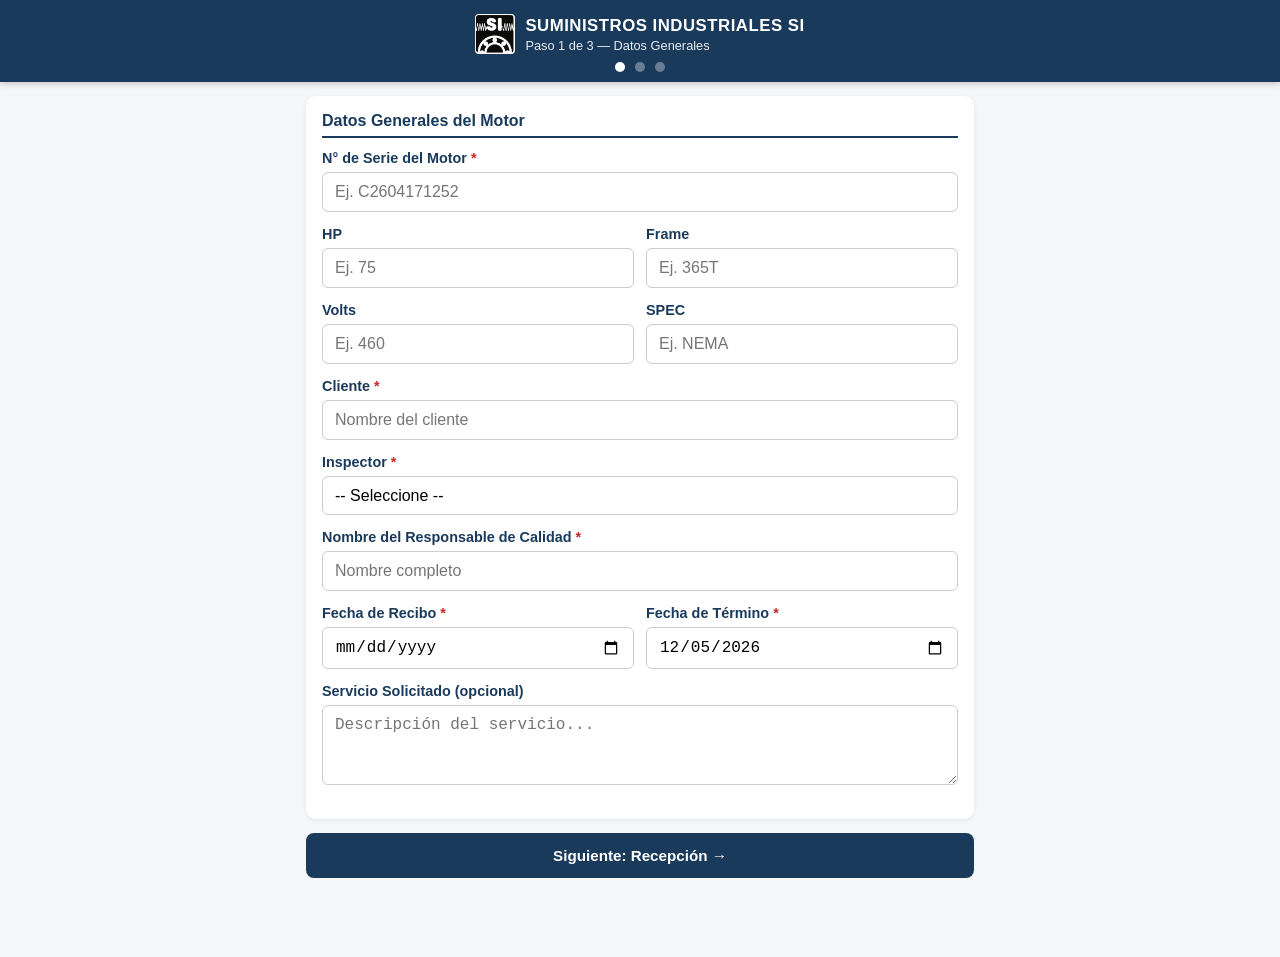
<file: formulario_maestro.html>
<!DOCTYPE html>
<html lang="es">
<head>
<meta charset="UTF-8">
<meta name="viewport" content="width=device-width, initial-scale=1.0, maximum-scale=1, user-scalable=no">
<title>Formulario Maestro — Suministros Industriales SI</title>
<style>
  :root{
    --azul: #1a3a5c;
    --azul-claro: #2d5a8c;
    --blanco: #ffffff;
    --gris: #e0e0e0;
    --gris-oscuro: #9e9e9e;
    --verde: #2e7d32;
    --rojo: #c62828;
    --fondo: #f4f6f8;
  }
  *{ box-sizing: border-box; margin:0; padding:0; }
  body{
    font-family: -apple-system, "Segoe UI", Roboto, Helvetica, Arial, sans-serif;
    background: var(--fondo);
    color: #222;
    padding-bottom: 60px;
  }

  /* ===== HEADER ===== */
  header{
    background: var(--azul);
    color: var(--blanco);
    padding: 14px 16px 10px;
    text-align: center;
    position: sticky;
    top: 0;
    z-index: 50;
    box-shadow: 0 2px 6px rgba(0,0,0,0.2);
  }
  .header-inner{ display:flex; align-items:center; gap:10px; justify-content:center; }
  .header-logo{ height:40px; width:auto; object-fit:contain; border-radius:4px; flex-shrink:0; }
  .header-text{ text-align:left; }
  header h1{ font-size: 1.05rem; letter-spacing: 0.5px; font-weight: 700; margin:0; }
  header .step-label{ font-size: 0.8rem; margin-top: 2px; opacity: 0.9; }
  .header-serie{ font-size:0.72rem; margin-top:3px; background:rgba(255,255,255,0.18); border-radius:10px; padding:1px 8px; display:inline-block; letter-spacing:0.5px; font-weight:600; }
  .header-serie.hidden{ display:none; }

  /* Indicador de pasos ● ● ○ ○ */
  .step-dots{
    display: flex;
    justify-content: center;
    gap: 10px;
    margin-top: 8px;
  }
  .step-dot{
    width: 10px; height: 10px;
    border-radius: 50%;
    background: rgba(255,255,255,0.35);
    transition: background 0.2s;
  }
  .step-dot.active{ background: var(--blanco); }
  .step-dot.done{ background: rgba(255,255,255,0.7); }

  /* ===== PANTALLA DE BORRADORES ===== */
  .drafts-overlay{
    position: fixed; inset: 0;
    background: var(--fondo);
    z-index: 200;
    overflow-y: auto;
    padding: 0 0 80px;
  }
  .drafts-overlay.hidden{ display: none; }
  .drafts-header{
    background: var(--azul);
    color: var(--blanco);
    padding: 18px 16px 14px;
    text-align: center;
  }
  .drafts-header h2{ font-size: 1.05rem; font-weight: 700; letter-spacing: 0.5px; }
  .drafts-header p{ font-size: 0.8rem; margin-top: 4px; opacity: 0.85; }
  .drafts-body{ max-width: 600px; margin: 0 auto; padding: 16px; }
  .drafts-body h3{ font-size: 0.8rem; text-transform: uppercase; letter-spacing: 1px; color: #888; margin-bottom: 10px; }

  .draft-card{
    background: var(--blanco);
    border-radius: 10px;
    padding: 14px 16px;
    margin-bottom: 10px;
    box-shadow: 0 1px 4px rgba(0,0,0,0.09);
    display: flex;
    align-items: center;
    gap: 12px;
    cursor: pointer;
    border: 2px solid transparent;
    transition: border-color 0.15s;
  }
  .draft-card:active{ border-color: var(--azul-claro); }
  .draft-info{ flex: 1; min-width: 0; }
  .draft-serie{ font-size: 1rem; font-weight: 700; color: var(--azul); white-space: nowrap; overflow: hidden; text-overflow: ellipsis; }
  .draft-cliente{ font-size: 0.82rem; color: #555; margin-top: 2px; white-space: nowrap; overflow: hidden; text-overflow: ellipsis; }
  .draft-meta{ font-size: 0.75rem; color: #999; margin-top: 4px; }
  .draft-pct{
    font-size: 0.8rem; font-weight: 700;
    background: var(--azul);
    color: var(--blanco);
    border-radius: 20px;
    padding: 4px 10px;
    white-space: nowrap;
    flex-shrink: 0;
  }
  .draft-arrow{ color: #bbb; font-size: 1.2rem; flex-shrink: 0; }

  .btn-nuevo-motor{
    display: block;
    width: 100%;
    margin-top: 18px;
    padding: 14px;
    background: var(--azul);
    color: var(--blanco);
    border: none;
    border-radius: 10px;
    font-size: 1rem;
    font-weight: 700;
    cursor: pointer;
    letter-spacing: 0.5px;
  }
  .btn-nuevo-motor:active{ opacity: 0.85; }
  .btn-borrar-todos{
    display: block;
    width: 100%;
    margin-top: 10px;
    padding: 11px;
    background: none;
    color: var(--rojo);
    border: 1.5px solid var(--rojo);
    border-radius: 10px;
    font-size: 0.9rem;
    font-weight: 600;
    cursor: pointer;
  }
  .btn-borrar-todos:active{ background: #fdecea; }
  .btn-eliminar-draft{
    background: none;
    border: none;
    color: #bbb;
    font-size: 0.75rem;
    cursor: pointer;
    padding: 2px 6px;
    flex-shrink: 0;
  }
  .btn-eliminar-draft:active{ color: var(--rojo); }

  /* Indicador de guardado automático */
  .save-bar{
    font-size: 0.72rem;
    text-align: center;
    padding: 3px 0 0;
    opacity: 0.85;
    min-height: 16px;
    letter-spacing: 0.3px;
  }
  .save-bar.ok   { color: #a8d5a2; }
  .save-bar.warn { color: #ffe082; }
  .save-bar.hidden{ visibility: hidden; }

  /* ===== BARRA PROGRESO CHECKLIST (solo visible en pantalla 1) ===== */
  .checklist-progress{
    position: sticky;
    top: 82px;
    z-index: 40;
    background: var(--fondo);
    padding: 8px 16px;
    max-width: 700px;
    margin: 0 auto;
  }
  .progress-text{
    text-align: center;
    font-weight: 700;
    color: var(--azul);
    margin-bottom: 5px;
    font-size: 0.9rem;
  }
  .progress-bar-bg{ background: var(--gris); border-radius: 20px; height: 12px; overflow: hidden; }
  .progress-bar-fill{ background: var(--verde); height: 100%; width: 0%; transition: width 0.25s ease; border-radius: 20px; }

  /* ===== CONTENEDOR PRINCIPAL ===== */
  main{ max-width: 700px; margin: 0 auto; padding: 14px 16px; }

  /* ===== TARJETAS ===== */
  .card{
    background: var(--blanco);
    border-radius: 10px;
    padding: 16px;
    margin-bottom: 14px;
    box-shadow: 0 1px 4px rgba(0,0,0,0.08);
  }
  .card h2{
    color: var(--azul);
    font-size: 1rem;
    margin-bottom: 12px;
    border-bottom: 2px solid var(--azul);
    padding-bottom: 6px;
  }
  .card-desc{ font-size: 0.85rem; color: #666; margin-bottom: 14px; }

  /* ===== CAMPOS ===== */
  .field{ margin-bottom: 14px; }
  .field label{ display: block; font-weight: 600; margin-bottom: 6px; font-size: 0.9rem; color: var(--azul); }
  .field input[type="text"],
  .field input[type="date"],
  .field input[type="number"],
  .field select,
  .field textarea{
    width: 100%;
    padding: 10px 12px;
    border: 1px solid #ccc;
    border-radius: 6px;
    font-size: 1rem;
    background: var(--blanco);
    -webkit-appearance: none;
    appearance: none;
  }
  .field textarea{ min-height: 80px; resize: vertical; }
  .required-mark{ color: var(--rojo); }
  .field-row{ display: flex; gap: 12px; }
  .field-row .field{ flex: 1; }

  /* ===== ESTADO ORDEN ===== */
  .orden-status-msg{ font-size: 0.88rem; font-weight: 600; padding: 8px 0; color: var(--azul); }
  .orden-status-msg.error{ color: var(--rojo); }
  .orden-status-msg.success{ color: var(--verde); }

  /* ===== NAVEGACIÓN ENTRE PANTALLAS ===== */
  .nav-buttons{
    display: flex;
    gap: 10px;
    margin-top: 6px;
    margin-bottom: 4px;
  }
  .btn-nav{
    flex: 1;
    padding: 14px;
    border: none;
    border-radius: 8px;
    font-size: 0.95rem;
    font-weight: 700;
    cursor: pointer;
  }
  .btn-prev{ background: var(--gris); color: #444; }
  .btn-next{ background: var(--azul); color: var(--blanco); }
  .btn-next:disabled{ opacity: 0.5; }
  .btn-submit-final{
    width: 100%;
    background: var(--verde);
    color: var(--blanco);
    border: none;
    padding: 16px;
    border-radius: 8px;
    font-size: 1.05rem;
    font-weight: 700;
    cursor: pointer;
    margin-top: 6px;
  }
  .btn-submit-final:disabled{ opacity: 0.6; }

  /* ===== ALERT ===== */
  .alert{ border-radius: 8px; padding: 14px; margin-bottom: 14px; font-size: 0.9rem; line-height: 1.4; }
  .alert-error{ background: #fdecea; border: 1px solid var(--rojo); color: var(--rojo); }
  .alert-error ul{ margin: 8px 0 0 20px; }
  .alert-info{ background: #e3f2fd; border: 1px solid #90caf9; color: #1565c0; }

  /* ===== CHECKLIST ITEMS ===== */
  .section-title{
    background: var(--azul); color: var(--blanco);
    padding: 9px 14px; border-radius: 6px;
    font-weight: 700; font-size: 0.9rem;
    margin: 16px 0 8px 0;
  }
  .check-item{
    border: 1px solid var(--gris);
    border-radius: 8px;
    padding: 12px;
    margin-bottom: 8px;
  }
  .check-item.incomplete{ border-color: var(--rojo); }
  .check-item .item-text{ font-size: 0.91rem; margin-bottom: 10px; line-height: 1.35; }
  .item-text .num{ font-weight: 700; color: var(--azul); }
  .toggle-group{ display: flex; gap: 8px; }
  .toggle-btn{
    flex: 1; padding: 10px 4px;
    border: 2px solid var(--gris);
    border-radius: 6px;
    background: var(--blanco);
    font-weight: 700; font-size: 0.85rem;
    cursor: pointer; color: #555;
    transition: all 0.15s ease;
  }
  .toggle-btn:active{ transform: scale(0.97); }
  .toggle-btn.active-na{ background: var(--gris-oscuro); border-color: var(--gris-oscuro); color: var(--blanco); }
  .toggle-btn.active-ok{ background: var(--verde); border-color: var(--verde); color: var(--blanco); }
  .toggle-btn.active-noOk{ background: var(--rojo); border-color: var(--rojo); color: var(--blanco); }
  .problem-desc{ margin-top: 10px; display: none; }
  .problem-desc.visible{ display: block; }
  .problem-desc textarea{ width: 100%; padding: 8px 10px; border: 1px solid var(--rojo); border-radius: 6px; font-size: 0.9rem; min-height: 60px; resize: vertical; }
  .extra-fields{ margin-top: 10px; display: flex; gap: 10px; }
  .extra-fields .extra-field{ flex: 1; }
  .extra-fields label{ display: block; font-size: 0.8rem; font-weight: 600; color: var(--azul); margin-bottom: 4px; }
  .extra-fields input{ width: 100%; padding: 8px 10px; border: 1px solid #ccc; border-radius: 6px; font-size: 0.9rem; }
  .photo-badge{ margin-left: 4px; }
  .ok-or-nook-block{ display: none; margin-top: 10px; }
  .ok-or-nook-block.visible{ display: block; }

  /* ===== FOTOS ===== */
  .photo-block{ margin-top: 10px; }
  .photo-label{ display: block; font-size: 0.85rem; font-weight: 600; color: var(--azul); margin-bottom: 6px; }
  .photo-btn{
    display: block; width: 100%; text-align: center;
    padding: 14px;
    border: 2px dashed var(--azul-claro);
    border-radius: 8px; background: var(--fondo);
    color: var(--azul); font-weight: 700; font-size: 0.95rem; cursor: pointer;
  }
  .photo-block input[type="file"]{ display: none; }
  .foto-btn-row{ display:flex; gap:8px; flex-wrap:wrap; }
  .foto-btn-row .photo-btn{ flex:1; min-width:130px; }
  .corr-foto-btn-row{ display:flex; gap:6px; flex-wrap:wrap; margin-top:4px; }
  .photo-counter{ margin-top: 8px; font-size: 0.85rem; font-weight: 600; color: var(--azul); }
  .photo-grid{ display: grid; grid-template-columns: repeat(2, 1fr); gap: 8px; margin-top: 10px; }
  .photo-thumb{ position: relative; border: 1px solid var(--gris); border-radius: 8px; overflow: hidden; aspect-ratio: 1/1; background: var(--gris); }
  .photo-thumb img{ width: 100%; height: 100%; object-fit: cover; display: block; }
  .photo-thumb .remove-btn{
    position: absolute; top: 4px; right: 4px;
    width: 26px; height: 26px; border-radius: 50%; border: none;
    background: rgba(198,40,40,0.9); color: var(--blanco);
    font-weight: 700; font-size: 1rem; line-height: 1;
    cursor: pointer; display: flex; align-items: center; justify-content: center;
  }

  /* ===== PINTURA: MEDICIONES ===== */
  .mediciones-grid{ display: grid; grid-template-columns: repeat(2, 1fr); gap: 10px; }
  .resumen-mediciones{ display: flex; gap: 12px; margin-top: 14px; }
  .resumen-item{ flex: 1; text-align: center; background: var(--fondo); border-radius: 8px; padding: 10px 6px; }
  .resumen-item .valor{ font-size: 1.4rem; font-weight: 700; color: var(--azul); }
  .resumen-item .etiqueta{ font-size: 0.75rem; color: #777; margin-top: 2px; }

  /* ===== PINTURA: ESCALA ===== */
  .escala-group{ display: flex; flex-direction: column; gap: 8px; margin-top: 4px; }
  .escala-card{
    border: 2px solid var(--gris); border-radius: 8px;
    padding: 10px 12px; cursor: pointer; transition: all 0.15s;
  }
  .escala-card:active{ transform: scale(0.98); }
  .escala-card.selected{ border-color: var(--azul); background: #eaf0f8; }
  .escala-titulo{ font-weight: 700; font-size: 0.9rem; color: var(--azul); }
  .escala-desc{ font-size: 0.8rem; color: #666; margin-top: 3px; line-height: 1.3; }
  .resultado-box{
    margin-top: 12px; padding: 12px 14px;
    border-radius: 8px; font-weight: 700;
    font-size: 0.95rem; text-align: center;
    background: var(--gris); color: #555;
  }
  .resultado-box.cumple{ background: #e6f4ea; color: var(--verde); }
  .resultado-box.no-cumple{ background: #fdecea; color: var(--rojo); }

  /* ===== EVIDENCIA: ETAPAS ===== */
  .etapa-card .etapa-desc{ font-size: 0.85rem; color: #666; margin-bottom: 12px; line-height: 1.4; }

  /* ===== PANTALLA 3 — CORRECCIONES ===== */
  .nc-badge{ background:#c62828;color:#fff;font-size:0.7rem;font-weight:800;padding:2px 8px;border-radius:3px;flex-shrink:0; }
  .punto-titulo{ font-weight:700;font-size:0.92rem;flex:1; }
  .punto-header{ display:flex;align-items:center;gap:8px;margin-bottom:12px; }
  .seccion-hdr-ck{ font-size:0.75rem;font-weight:700;color:#fff;background:#0c1e35;padding:6px 12px;margin:14px 0 6px;border-radius:6px; }
  .antes-desp{ display:grid;grid-template-columns:1fr 1fr;gap:14px;margin-bottom:12px; }
  @media(max-width:600px){ .antes-desp{ grid-template-columns:1fr; } }
  .col-label{ font-size:0.72rem;font-weight:700;text-transform:uppercase;letter-spacing:0.8px;margin-bottom:6px; }
  .col-antes .col-label{ color:#991b1b; }
  .col-desp .col-label{ color:#0e7a3c; }
  .corr-photo-grid{ display:flex;flex-wrap:wrap;gap:8px;margin-bottom:6px; }
  .corr-photo-thumb{ position:relative;width:88px;height:66px; }
  .corr-photo-thumb img{ width:100%;height:100%;object-fit:cover;border-radius:6px;border:1px solid #e0e6f0; }
  .corr-photo-thumb button{ position:absolute;top:2px;right:2px;background:rgba(0,0,0,.55);color:#fff;border:none;border-radius:50%;width:18px;height:18px;font-size:10px;cursor:pointer;line-height:1;display:flex;align-items:center;justify-content:center; }
  .sin-foto{ color:#999;font-size:0.78rem;font-style:italic;padding:6px 0; }
  .obs-txt{ font-size:0.78rem;color:#666;font-style:italic;margin-top:4px; }
  .corr-photo-btn{ display:inline-block;background:#1d5496;color:#fff;border-radius:6px;padding:7px 14px;font-size:0.78rem;font-weight:600;cursor:pointer;margin-top:4px; }
  .photo-counter{ font-size:0.72rem;color:#888;margin-top:4px; }

  /* ===== PANTALLA 4 — PINTURA Y ADHERENCIA ===== */
  .escala-group{ display:flex;flex-wrap:wrap;gap:8px; }
  .escala-btn{ padding:8px 14px;border-radius:8px;border:2px solid #ccc;background:#fff;font-size:0.9rem;font-weight:600;cursor:pointer;transition:all 0.15s; }
  .escala-btn:hover{ border-color:var(--azul); }
  .escala-btn.selected-ok{ background:#e3f5ec;border-color:#0e7a3c;color:#0e7a3c; }
  .escala-btn.selected-nok{ background:#fde8e8;border-color:#991b1b;color:#991b1b; }
  .resultado-box{ margin-top:10px;padding:10px 14px;border-radius:8px;font-size:0.9rem;font-weight:600;background:#f0f3f8;color:#485568; }
  .resultado-box.ok{ background:#e3f5ec;color:#0e7a3c; }
  .resultado-box.nok{ background:#fde8e8;color:#991b1b; }
  .mediciones-grid{ display:grid;grid-template-columns:1fr 1fr 1fr;gap:10px;margin-bottom:12px; }
  @media(max-width:480px){ .mediciones-grid{ grid-template-columns:1fr 1fr; } }
  .resumen-meds{ display:flex;gap:10px;margin-top:8px; }
  .res-item{ flex:1;background:#f0f3f8;border-radius:8px;padding:8px;text-align:center; }
  .res-item .val{ font-size:1.1rem;font-weight:700;color:var(--azul); }
  .res-item .lbl{ font-size:0.7rem;color:#666; }

  /* ===== PANTALLA 5 — EVIDENCIA FINAL ===== */
  .ev-section{ border:2px solid #1d5496;border-radius:10px;padding:16px;margin-bottom:16px;background:#f0f5ff; }
  .ev-section h3{ font-size:0.95rem;color:#1d5496;font-weight:700;margin-bottom:10px; }
  .btn-enviar-final{ width:100%;padding:15px;background:var(--verde);color:#fff;border:none;border-radius:10px;font-size:1rem;font-weight:700;cursor:pointer;margin-top:8px; }
  .btn-enviar-final:disabled{ background:#9e9e9e;cursor:default; }

  /* ===== PANTALLA ENVIANDO ===== */
  .sending-screen{
    text-align: center; padding: 50px 20px;
  }
  .sending-screen .spinner{
    border: 4px solid var(--gris); border-top: 4px solid var(--azul);
    border-radius: 50%; width: 40px; height: 40px;
    animation: spin 0.8s linear infinite; margin: 0 auto 18px;
  }
  @keyframes spin{ to{ transform: rotate(360deg); } }
  .sending-screen h2{ color: var(--azul); margin-bottom: 10px; }
  .sending-screen p{ color: #555; margin-bottom: 14px; }
  .sending-progress-bg{ background: var(--gris); border-radius: 20px; height: 10px; overflow: hidden; }
  .sending-progress-fill{ background: var(--azul); height: 100%; width: 0%; transition: width 0.3s ease; border-radius: 20px; }

  /* ===== PANTALLA ÉXITO / ERROR ===== */
  .success-screen{ text-align: center; padding: 60px 20px; }
  .success-screen .icon{ font-size: 4rem; margin-bottom: 16px; }
  .success-screen h2{ color: var(--verde); margin-bottom: 10px; }
  .success-screen.error h2{ color: var(--rojo); }
  .success-screen p{ color: #555; margin-bottom: 20px; word-break: break-word; }

  /* ===== MODAL BORRADOR ===== */
  .modal-overlay{
    position: fixed; inset: 0;
    background: rgba(0,0,0,0.5);
    z-index: 100;
    display: flex; align-items: center; justify-content: center;
    padding: 20px;
  }
  .modal-box{
    background: var(--blanco);
    border-radius: 12px;
    padding: 24px;
    max-width: 400px; width: 100%;
    box-shadow: 0 8px 32px rgba(0,0,0,0.2);
  }
  .modal-box h3{ color: var(--azul); margin-bottom: 10px; font-size: 1.1rem; }
  .modal-box p{ color: #555; font-size: 0.92rem; line-height: 1.5; margin-bottom: 18px; }
  .modal-btns{ display: flex; gap: 10px; }
  .modal-btns button{ flex: 1; padding: 12px; border: none; border-radius: 8px; font-size: 0.95rem; font-weight: 700; cursor: pointer; }
  .btn-modal-continue{ background: var(--azul); color: var(--blanco); }
  .btn-modal-new{ background: var(--gris); color: #444; }

  .hidden{ display: none !important; }
  .btn-link{ background: none; border: none; color: var(--azul-claro); text-decoration: underline; cursor: pointer; font-size: 0.85rem; padding: 0; margin-top: 6px; display: inline-block; }

  /* ===== INDICADOR DE SUBIDA ===== */
  .upload-pill{
    position: fixed; bottom: 20px; right: 16px;
    padding: 9px 18px; border-radius: 20px;
    font-size: 0.85rem; font-weight: 700;
    z-index: 200; box-shadow: 0 2px 8px rgba(0,0,0,.25);
    pointer-events: none;
    background: var(--azul); color: #fff;
    transition: opacity .4s;
  }
  .upload-pill.ok{ background: var(--verde); }
  .upload-pill.err{ background: var(--rojo); }

  /* ===== ESTADO POR FOTO ===== */
  .foto-estado{
    font-size: 0.72rem; font-weight: 700;
    margin-top: 3px; text-align: center;
  }
  .foto-estado.subiendo{ color: var(--azul-claro); }
  .foto-estado.guardada{ color: var(--verde); }
  .foto-estado.error-subida{ color: var(--rojo); }
</style>
</head>
<body>

<!-- ===== HEADER ===== -->
<header>
  <div class="header-inner">
    <img class="header-logo" id="headerLogo" src="" alt="SI">
    <div class="header-text">
      <h1>SUMINISTROS INDUSTRIALES SI</h1>
      <div class="step-label" id="stepLabel">Paso 1 de 3 — Datos Generales</div>
      <div class="header-serie hidden" id="headerSerie"></div>
    </div>
  </div>
  <div class="step-dots">
    <div class="step-dot active" id="dot0"></div>
    <div class="step-dot" id="dot1"></div>
    <div class="step-dot" id="dot2"></div>
  </div>
  <div class="save-bar hidden" id="saveBar"></div>
</header>

<!-- Barra de progreso del checklist (solo visible en pantalla 1) -->
<div class="checklist-progress hidden" id="checklistProgressWrap">
  <div class="progress-text" id="progressText">0 / 56 puntos completados</div>
  <div class="progress-bar-bg"><div class="progress-bar-fill" id="progressFill"></div></div>
</div>

<!-- Pantalla de selección de borradores -->
<div class="drafts-overlay hidden" id="draftsOverlay">
  <div class="drafts-header">
    <h2>Suministros Industriales SI</h2>
    <p>Formulario de Inspección de Motores</p>
  </div>
  <div class="drafts-body">
    <h3 id="draftsListTitle">Motores en progreso</h3>
    <div id="draftsList"></div>
    <button class="btn-nuevo-motor" onclick="iniciarNuevoMotor()">+ Nuevo motor</button>
    <button class="btn-borrar-todos" onclick="borrarTodosBorradores()">Borrar todos los borradores</button>
  </div>
</div>

<!-- Modal de borrador guardado -->
<div class="modal-overlay hidden" id="modalBorrador">
  <div class="modal-box">
    <h3>📋 Borrador guardado</h3>
    <p id="modalBorradorTexto">Se encontró un borrador guardado para este formulario.</p>
    <div class="modal-btns">
      <button class="btn-modal-continue" onclick="cargarBorrador()">Continuar</button>
      <button class="btn-modal-new" onclick="descartarBorrador()">Empezar de nuevo</button>
    </div>
  </div>
</div>

<main>

  <!-- ======================================================
       PANTALLA 0 — DATOS GENERALES
       ====================================================== -->
  <div id="screen0">
    <div id="validationError0" class="alert alert-error hidden"></div>

    <div class="card">
      <h2>Datos Generales del Motor</h2>

      <div class="field">
        <label>N° de Serie del Motor <span class="required-mark">*</span></label>
        <input type="text" id="numSerie" placeholder="Ej. C2604171252" required
          onblur="verificarOrdenLive()">
        <div id="ordenStatus" class="orden-status-msg hidden"></div>
      </div>

      <div class="field-row">
        <div class="field">
          <label>HP</label>
          <input type="number" step="any" id="motorHP" placeholder="Ej. 75" oninput="guardarBorrador()">
        </div>
        <div class="field">
          <label>Frame</label>
          <input type="text" id="motorFrame" placeholder="Ej. 365T" oninput="guardarBorrador()">
        </div>
      </div>

      <div class="field-row">
        <div class="field">
          <label>Volts</label>
          <input type="number" step="any" id="motorVolts" placeholder="Ej. 460" oninput="guardarBorrador()">
        </div>
        <div class="field">
          <label>SPEC</label>
          <input type="text" id="motorSpec" placeholder="Ej. NEMA" oninput="guardarBorrador()">
        </div>
      </div>

      <div class="field">
        <label>Cliente <span class="required-mark">*</span></label>
        <input type="text" id="cliente" placeholder="Nombre del cliente" required oninput="guardarBorrador()">
      </div>

      <div class="field">
        <label>Inspector <span class="required-mark">*</span></label>
        <select id="inspector" required onchange="toggleInspectorOtro(); guardarBorrador()">
          <option value="">-- Seleccione --</option>
          <option value="Luis Osvaldo Sierra Ruiz">Luis Osvaldo Sierra Ruiz</option>
          <option value="Otro">Otro</option>
        </select>
      </div>
      <div class="field hidden" id="inspectorOtroWrap">
        <label>Especifique el nombre del Inspector <span class="required-mark">*</span></label>
        <input type="text" id="inspectorOtro" placeholder="Nombre completo" oninput="guardarBorrador()">
      </div>

      <div class="field">
        <label>Nombre del Responsable de Calidad <span class="required-mark">*</span></label>
        <input type="text" id="responsableCalidad" placeholder="Nombre completo" required oninput="guardarBorrador()">
      </div>

      <div class="field-row">
        <div class="field">
          <label>Fecha de Recibo <span class="required-mark">*</span></label>
          <input type="date" id="fechaRecibo" required onchange="guardarBorrador()">
        </div>
        <div class="field">
          <label>Fecha de Término <span class="required-mark">*</span></label>
          <input type="date" id="fechaTermino" required onchange="guardarBorrador()">
        </div>
      </div>

      <div class="field">
        <label>Servicio Solicitado (opcional)</label>
        <textarea id="servicioSolicitado" placeholder="Descripción del servicio..." oninput="guardarBorrador()"></textarea>
      </div>
    </div>

    <div class="nav-buttons">
      <button class="btn-nav btn-next" style="flex:1" onclick="avanzar(0)">Siguiente: Recepción →</button>
    </div>
  </div>

  <!-- ======================================================
       PANTALLA 1 — RECEPCIÓN DEL MOTOR
       ====================================================== -->
  <div id="screen1" class="hidden">
    <div id="validationError1" class="alert alert-error hidden"></div>

    <div class="card">
      <h2>Recepción del Motor en C.S</h2>
      <p class="card-desc">Documenta el estado del motor al momento de recibirlo en el Centro de Servicio.</p>

      <div class="field">
        <label>Condición del Embalaje <span class="required-mark">*</span></label>
        <select id="condicionEmbalaje" required onchange="guardarBorrador()">
          <option value="">— Seleccione —</option>
          <option value="Bueno">Bueno — Sin daños en el embalaje</option>
          <option value="Regular">Regular — Daños menores en el embalaje</option>
          <option value="Dañado">Dañado — Embalaje con daños significativos</option>
          <option value="Sin embalaje">Sin embalaje — Motor recibido sin embalaje</option>
        </select>
      </div>

      <div class="field">
        <label>Descripción del Embalaje</label>
        <textarea id="descripcionEmbalaje" placeholder="Describe el tipo y estado del embalaje: caja de madera, tarima, stretch film, bolsas, protecciones, etc." oninput="guardarBorrador()"></textarea>
      </div>

      <div class="field">
        <label>Estado Físico del Motor <span class="required-mark">*</span></label>
        <select id="estadoFisicoMotor" required onchange="toggleDanosMotor(); guardarBorrador()">
          <option value="">— Seleccione —</option>
          <option value="Sin daños visibles">Sin daños visibles</option>
          <option value="Daños menores">Daños menores — Golpes o rayones superficiales</option>
          <option value="Daños mayores">Daños mayores — Requieren atención especial</option>
        </select>
      </div>

      <div class="field hidden" id="danosWrap">
        <label>Descripción de Daños / Golpes <span class="required-mark">*</span></label>
        <textarea id="descripcionDanos" placeholder="Describe los daños observados: ubicación, tipo de golpe, área afectada, magnitud..." oninput="guardarBorrador()"></textarea>
        <label style="margin-top:10px;display:block">Fotos de los Daños <span class="required-mark">*</span></label>
        <div class="photo-block">
          <div class="foto-btn-row">
            <button type="button" class="photo-btn" onclick="abrirSelectorFoto('fotosDanosInput','camara')">📷 Tomar foto</button>
            <button type="button" class="photo-btn" onclick="abrirSelectorFoto('fotosDanosInput','galeria')">🖼️ Galería</button>
          </div>
          <input type="file" accept="image/*" multiple id="fotosDanosInput" onchange="manejarFotosDanos(this)" style="display:none">
        </div>
        <div class="photo-counter" id="fotosDanosCounter">0 fotos seleccionadas</div>
        <div class="photo-grid" id="fotosDanosGrid"></div>
      </div>

      <div class="field">
        <label>Observaciones Adicionales de Recepción</label>
        <textarea id="observacionesRecepcion" placeholder="Accesorios incluidos, documentación recibida, notas del transportista, condiciones especiales..." oninput="guardarBorrador()"></textarea>
      </div>
    </div>

    <div class="card">
      <h2>Fotos de Recepción</h2>
      <p class="card-desc">Fotografía el motor tal como llegó: embalaje, estado general y cualquier daño visible.</p>
      <div class="foto-btn-row">
        <button type="button" class="photo-btn" onclick="abrirSelectorFoto('fotosRecepcionInput','camara')">📷 Tomar foto</button>
        <button type="button" class="photo-btn" onclick="abrirSelectorFoto('fotosRecepcionInput','galeria')">🖼️ Elegir de galería</button>
      </div>
      <input type="file" accept="image/*" multiple id="fotosRecepcionInput" onchange="manejarFotosRecepcion(this)" style="display:none">
      <div class="photo-counter" id="fotosRecepcionCounter">0 fotos seleccionadas</div>
      <div class="photo-grid" id="fotosRecepcionGrid"></div>
    </div>

    <div class="card">
      <h2>Foto de la Placa de Datos (si aplica)</h2>
      <p class="card-desc">Fotografía la placa de datos del motor (marca, modelo, serie, especificaciones).</p>
      <div class="foto-btn-row">
        <button type="button" class="photo-btn" onclick="abrirSelectorFoto('fotosPlacaInput','camara')">📷 Tomar foto</button>
        <button type="button" class="photo-btn" onclick="abrirSelectorFoto('fotosPlacaInput','galeria')">🖼️ Elegir de galería</button>
      </div>
      <input type="file" accept="image/*" multiple id="fotosPlacaInput" onchange="manejarFotosPlaca(this)" style="display:none">
      <div class="photo-counter" id="fotosPlacaCounter">0 fotos seleccionadas</div>
      <div class="photo-grid" id="fotosPlacaGrid"></div>
    </div>

    <div class="nav-buttons">
      <button class="btn-nav btn-prev" onclick="irA(0)">← Anterior</button>
      <button class="btn-nav btn-next" id="btnAvanzar1" onclick="avanzar(1)">Siguiente: Checklist →</button>
    </div>
    <div style="text-align:center;margin-top:10px">
      <button type="button" onclick="saltarChecklistIrAPintura()"
        style="background:none;border:none;color:var(--azul);font-size:0.85rem;cursor:pointer;text-decoration:underline;padding:6px">
        Ir directo a Pintura y Adherencia (Checklist después) →
      </button>
      <div style="font-size:0.75rem;color:var(--gris-texto);margin-top:2px">Úsalo si el equipo ya está listo para pintura pero el Checklist Sulzer se hará más tarde</div>
    </div>
  </div>

  <!-- ======================================================
       PANTALLA 2 — CHECKLIST SULZER
       ====================================================== -->
  <div id="screen2" class="hidden">
    <div id="validationError2" class="alert alert-error hidden"></div>

    <div class="card">
      <h2>Datos del Checklist</h2>
      <div class="field">
        <label>N° Orden de Compra Sulzer (opcional)</label>
        <input type="text" id="ordenCompra" placeholder="Ej. OC-2026-001" oninput="guardarBorrador()">
      </div>
      <div class="field">
        <label>N° de Dibujo <span class="required-mark">*</span></label>
        <input type="text" id="numDibujo" placeholder="Ej. DWG-2026-001" required oninput="guardarBorrador()">
      </div>
      <div class="field">
        <label>N° de Revisiones <span class="required-mark">*</span></label>
        <input type="number" id="numRevisiones" placeholder="Ej. 3" min="0" step="1" required oninput="guardarBorrador()">
      </div>
      <div class="field">
        <label>Norma Aplicable <span class="required-mark">*</span></label>
        <select id="norma" required onchange="guardarBorrador()">
          <option value="">-- Seleccione --</option>
          <option value="IEEE">IEEE</option>
          <option value="NEMA">NEMA</option>
          <option value="API">API</option>
          <option value="IEEE / NEMA">IEEE / NEMA</option>
          <option value="IEEE / API">IEEE / API</option>
          <option value="IEC">IEC</option>
        </select>
      </div>
      <div class="field">
        <label>N° Referencia Proveedor (opcional)</label>
        <input type="text" id="refProveedor" placeholder="Opcional" oninput="guardarBorrador()">
      </div>
    </div>

    <div class="card">
      <h2>Checklist de Inspección — 56 Puntos</h2>
      <div id="checklistContainer"></div>
    </div>

    <div class="card">
      <h2>Comentarios Generales del Checklist</h2>
      <div class="field">
        <label>Comentarios Generales (opcional)</label>
        <textarea id="comentariosGenerales" placeholder="Observaciones adicionales..." oninput="guardarBorrador()"></textarea>
      </div>
    </div>

    <div class="nav-buttons">
      <button class="btn-nav btn-prev" onclick="irA(1)">← Anterior</button>
    </div>
    <button class="btn-submit-final" onclick="avanzar(2)">✅ ENVIAR CHECKLIST</button>
    <div style="text-align:center;margin-top:10px">
      <button type="button" onclick="saltarChecklistIrAPintura()"
        style="background:none;border:none;color:var(--azul);font-size:0.85rem;cursor:pointer;text-decoration:underline;padding:6px">
        Ir directo a Pintura y Adherencia (Checklist después) →
      </button>
      <div style="font-size:0.75rem;color:var(--gris-texto);margin-top:2px">Úsalo si el equipo ya está listo para pintura pero el Checklist Sulzer se hará más tarde</div>
    </div>
  </div>

  <!-- ======================================================
       PANTALLA 3 — CORRECCIONES (solo si hay puntos NO OK)
       ====================================================== -->
  <div id="screen3" class="hidden">
    <div id="validationError3" class="alert alert-error hidden"></div>
    <div class="card">
      <h2>Correcciones de Puntos NO OK</h2>
      <p class="card-desc">Para cada punto NO OK, sube la foto <strong>después</strong> de la corrección y describe qué se hizo.</p>
    </div>
    <div id="corrContainer"></div>
    <div style="margin-top:8px">
      <button class="btn-next" onclick="avanzar(3)">✓ Guardar correcciones y continuar →</button>
      <div style="text-align:center;margin-top:10px">
        <button type="button" onclick="saltarAPintura()"
          style="background:none;border:none;color:var(--azul);font-size:0.85rem;cursor:pointer;text-decoration:underline;padding:6px">
          Ir directo a Pintura sin guardar correcciones →
        </button>
        <div style="font-size:0.75rem;color:var(--gris-texto);margin-top:2px">Úsalo si las correcciones se harán después de la pintura</div>
      </div>
    </div>
  </div>

  <!-- ======================================================
       PANTALLA 4 — PINTURA Y ADHERENCIA
       ====================================================== -->
  <div id="screen4" class="hidden">
    <div id="validationError4" class="alert alert-error hidden"></div>

    <div class="card">
      <h2>Inspección de Pintura</h2>
      <p class="card-desc">Ingresa las mediciones de espesor de pintura (mils).</p>
      <div class="mediciones-grid">
        <div class="field"><label>Medición 1</label><input type="number" id="m1" step="0.1" min="0" placeholder="mils" oninput="actualizarResumenMed();guardarBorrador()"></div>
        <div class="field"><label>Medición 2</label><input type="number" id="m2" step="0.1" min="0" placeholder="mils" oninput="actualizarResumenMed();guardarBorrador()"></div>
        <div class="field"><label>Medición 3</label><input type="number" id="m3" step="0.1" min="0" placeholder="mils" oninput="actualizarResumenMed();guardarBorrador()"></div>
        <div class="field"><label>Medición 4</label><input type="number" id="m4" step="0.1" min="0" placeholder="mils" oninput="actualizarResumenMed();guardarBorrador()"></div>
        <div class="field"><label>Medición 5</label><input type="number" id="m5" step="0.1" min="0" placeholder="mils" oninput="actualizarResumenMed();guardarBorrador()"></div>
        <div class="field"><label>Medición 6</label><input type="number" id="m6" step="0.1" min="0" placeholder="mils" oninput="actualizarResumenMed();guardarBorrador()"></div>
      </div>
      <div class="resumen-meds">
        <div class="res-item"><div class="val" id="resPromedio">—</div><div class="lbl">Promedio</div></div>
        <div class="res-item"><div class="val" id="resMinimo">—</div><div class="lbl">Mínimo</div></div>
        <div class="res-item"><div class="val" id="resMaximo">—</div><div class="lbl">Máximo</div></div>
      </div>
    </div>

    <div class="card">
      <h2>Prueba de Adherencia</h2>
      <div class="field">
        <label>Método de Prueba</label>
        <select id="metodo" onchange="guardarBorrador()">
          <option value="">— Seleccionar —</option>
          <option value="Tipo A: Corte X con cinta (Espesores ≥ 2 mils)">Tipo A: Corte X con cinta (Espesores ≥ 2 mils)</option>
          <option value="Tipo B: Corte en rejilla">Tipo B: Corte en rejilla</option>
        </select>
      </div>
      <div class="field">
        <label>Escala Obtenida</label>
        <div class="escala-group" id="escalaGroup4"></div>
        <div class="resultado-box" id="resultadoBox4">Selecciona la escala</div>
      </div>
      <div class="field">
        <label>Fotos de la Prueba de Adherencia <span style="color:var(--rojo)">*</span></label>
        <div class="photo-block">
          <div class="foto-btn-row">
            <button type="button" class="photo-btn" onclick="abrirSelectorFoto('fotoAdherenciaInput','camara')">📷 Tomar foto</button>
            <button type="button" class="photo-btn" onclick="abrirSelectorFoto('fotoAdherenciaInput','galeria')">🖼️ Galería</button>
          </div>
          <input type="file" id="fotoAdherenciaInput" accept="image/*" multiple onchange="manejarFotosAdherencia(this)" style="display:none">
        </div>
        <div class="photo-grid" id="fotoAdherenciaGrid"></div>
      </div>
      <div class="field">
        <label>Comentarios de Pintura (opcional)</label>
        <textarea id="comentariosPintura" rows="2" placeholder="Observaciones adicionales..." oninput="guardarBorrador()"></textarea>
      </div>
    </div>

    <div style="margin-top:8px">
      <button class="btn-next" id="btnAvanzar4" onclick="avanzar(4)">Continuar a Evidencia Final →</button>
    </div>
  </div>

  <!-- ======================================================
       PANTALLA 5 — EVIDENCIA FINAL
       ====================================================== -->
  <div id="screen5" class="hidden">
    <div id="validationError5" class="alert alert-error hidden"></div>
    <div class="card">
      <h2>Evidencia Final del Servicio</h2>
      <p class="card-desc">Sube las fotos del trabajo terminado y el embalaje final antes de entregar el motor.</p>
    </div>

    <div class="ev-section">
      <h3>✅ Trabajo Terminado</h3>
      <p style="font-size:0.82rem;color:#555;margin-bottom:10px">Fotos del motor con el trabajo concluido.</p>
      <div class="photo-block">
        <div class="foto-btn-row">
          <button type="button" class="photo-btn" onclick="abrirSelectorFoto('fotoTrabTermInput','camara')">📷 Tomar foto</button>
          <button type="button" class="photo-btn" onclick="abrirSelectorFoto('fotoTrabTermInput','galeria')">🖼️ Galería</button>
        </div>
        <input type="file" id="fotoTrabTermInput" accept="image/*" multiple onchange="manejarFotosEv('trabajo',this)" style="display:none">
      </div>
      <div class="photo-grid" id="gridTrabajoTerminado"></div>
    </div>

    <div class="ev-section">
      <h3>📦 Embalaje Final</h3>
      <p style="font-size:0.82rem;color:#555;margin-bottom:10px">Fotos del motor embalado y listo para entrega.</p>
      <div class="photo-block">
        <div class="foto-btn-row">
          <button type="button" class="photo-btn" onclick="abrirSelectorFoto('fotoEmbalajeInput','camara')">📷 Tomar foto</button>
          <button type="button" class="photo-btn" onclick="abrirSelectorFoto('fotoEmbalajeInput','galeria')">🖼️ Galería</button>
        </div>
        <input type="file" id="fotoEmbalajeInput" accept="image/*" multiple onchange="manejarFotosEv('embalaje',this)" style="display:none">
      </div>
      <div class="photo-grid" id="gridEmbalajeFinal"></div>
    </div>

    <button class="btn-enviar-final" id="btnEnviarFinal" onclick="enviarFinal()">✓ ENVIAR TODO Y FINALIZAR</button>
  </div>

  <!-- ======================================================
       PANTALLA DE ENVÍO
       ====================================================== -->
  <div id="sendingScreen" class="hidden">
    <div class="sending-screen card">
      <div class="spinner"></div>
      <h2>Enviando formulario...</h2>
      <p id="sendingText">Preparando datos...</p>
      <div class="sending-progress-bg">
        <div class="sending-progress-fill" id="sendingFill"></div>
      </div>
    </div>
  </div>

  <!-- ======================================================
       PANTALLA DE RESULTADO
       ====================================================== -->
  <div id="resultScreen" class="card success-screen hidden">
    <div id="resultIcon" class="icon"></div>
    <h2 id="resultTitle"></h2>
    <p id="resultMessage"></p>
    <button class="btn-submit-final hidden" id="btnChecklistAhora" onclick="continuarConChecklist()">Hacer el Checklist ahora →</button>
    <button class="btn-submit-final hidden" id="btnReiniciar" onclick="location.reload()">Nuevo formulario</button>
  </div>

</main>

<!-- Indicador flotante de subida de fotos -->
<div class="upload-pill hidden" id="uploadPill">⬆️ Subiendo...</div>

<script>
const LOGO_SI_B64 = "[data-uri]";
/* ============================================================
   CONFIGURACIÓN AIRTABLE
   ============================================================ */
// Escapa HTML para prevenir XSS al insertar texto dinámico en innerHTML
function esc(s){ const d = document.createElement("div"); d.textContent = String(s || ""); return d.innerHTML; }


/* Sesión del login — se usa para registrar quién interviene en cada etapa (PARTICIPACIONES).
   Si no hay sesión, el formulario funciona igual (nadie queda bloqueado); solo no se registra quién participó. */
const _sesion = (() => { try{ return JSON.parse(localStorage.getItem("si_session")); }catch(e){ return null; } })();

const TABLA_ORDENES   = "tblcyGwDeOORxELJg";
const TABLA_CHECKLIST = "tbl1yAx029Em12QDG";
const TABLA_PINTURA   = "tbl6fY01T6q69BVN0";
const TABLA_EVIDENCIA = "tblSxLh7qYCkr4dTa";

const ORDENES_FIELDS = {
  serie:   "fldj245KNDJ2B5jxG",
  cliente: "fldUkOvdOHTXMDWX7",
  estado:  "fldRtvzailqq6WbQu",
  hp:      "fldjyFFAaL0dIFWIE",
  frame:   "fldSvMeOGe98aT2e0",
  volts:   "fldLxVAorFAGaboOF",
  spec:    "fldkkXFzqKeGSIqJQ",
  fotosPlaca: "fldNUJRgVWwI6JRjH",
  diagnosticoTexto: "fldqrQ3SL3P4N06RJ",
  fechaRecibido: "fldxXn7E5ypw06ga8",
};

const FIELDS_CHECKLIST = {
  idRegistro:       "fldHCz04kdMaGhjNR",
  ordenCompra:      "fldIxmFrjo11HdbaN",
  numDibujo:        "fldu6EXP0w4gQrol8",
  numRevisiones:    "fldHbhp81YBRwK59a",
  norma:            "fld96oO8pHFZfkcCn",
  resultado:        "fld3WIwabL8Zpqhvs",
  observaciones:    "fldZ2qKUmsFBPSDx0",
  comentariosGen:   "fldZRTf27JyHK2R5T",
  fotos:            "fldxoptbN50nGT0ii",
  ordenServicio:    "fldvylNZ5irHPdRM7",
  inspector:        "fld1cExrAvSh2X7vT",
  inspectorCalidad: "fldXhqSdATkdPBHQD",
  color81:          "fldp0h1lqKE8BIrEV",
  checklistJson:    "fldgfHAIaqCWScwC9",
};

const FIELDS_PINTURA = {
  idRegistro:       "fld1bZfrM6MfrrJZp",
  medicion1:        "fldDDvtGS2EGNGzra",
  medicion2:        "fldIRD7S5dd8VT2Pn",
  medicion3:        "fld4r0ogvsW54Zjbf",
  medicion4:        "fldUduXMCGIoK46UA",
  medicion5:        "fldIdil74Pcn5RO4z",
  medicion6:        "fldR24Ku2SQnUYFzI",
  escala:           "fldhBOfbebLILndYb",
  resultado:        "fldRdEk1cnURwcbEg",
  metodo:           "fldcqD3J5Z1KDTfvx",
  fotosAdherencia:  "fldHsI13U6fgs7x5v",
  inspector:        "fldPJF21lcNPPg7he",
  inspectorCalidad: "fldAikvRnVnUuJ2Wc",
  fechaRecibo:      "fldozD8hpFtgXNIV6",
  fechaTermino:     "fldi0tqQu6vih6vt8",
  ordenServicio:    "fldEPLjcyH5i50UDj",
  comentarios:      "fldfusnL1nW7i6Yfu",
};

const FIELDS_EVIDENCIA = {
  idRegistro:    "fldMJu2xXvuYOIhMQ",
  ordenServicio: "fldvzrPRmSWSWKh9y",
  descripcion:   "fldN3lUyE69RzaRBL",
  recepcionJson: "fldGcduRkXBrWjxwg",
  fotosDanos:    "fldtKLG1lcjw6Pn4U",
};

const FOTOS_FIELD_MAP = {
  "Recibido": "fldA9YgkMBIujWRCJ",
  "Antes":    "fldxKJLF99WJYX5dk",
  "Durante":  "fldNjlcFnC40eWvY3",
  "Después":  "fldQkyldQQ6nndhsE",
  "Final":    "fldNDOFLmW2yf7EM1",
};

const CHECKBOX_FIELDS = {
  checklist: "flduerG3x3cKkt07p",
  pintura:   "fldRDnTfyWt5XmCFr",
  evidencia: "fldvJAyOkHXUKfiov",
  estado:    "fldRtvzailqq6WbQu",
};

/* ============================================================
   BORRADORES EN AIRTABLE
   ============================================================ */
const TABLA_BORRADORES = "tblPY24L7lg3pS8iS";
const BF = { // BORRADORES_FIELDS
  serie:               "fldegmWGpcWW7Awzn",
  estado:              "fldMYgKwDRpfhzUgX",
  inspector:           "fldObOuOiAJYUTHLV",
  cliente:             "fldzogHAx1BAkw4q2",
  pantallaActual:      "fld8oNLBBTxWxCGS5",
  porcentaje:          "fldsmzz7mJjY6gHNn",
  datosJson:           "fldSdxpRwhyvSWEgJ",
  inspector:           "fldObOuOiAJYUTHLV",
  cliente:             "fldzogHAx1BAkw4q2",
  ultimaActualizacion: "fldXxLdLrsLruVFnq",
  // Llave REAL de emparejamiento — la serie se puede teclear mal o a medias (en la tabla
  // quedaron borradores con serie "A26" y "A26041020", prefijos de alguien escribiendo).
  // El ID del registro de ORDENES no tiene ese problema.
  ordenRecordId:       "fldMA3Ig8BrtbGNEH",
  fotosChecklist:      "fldIGehBQ9fD9inrf",
  fotosAdherencia:     "fldMeri4fb3dAtOwZ",
  fotosRecibido:       "fld9mRG6J2qYQHUf8",
  fotosAntes:          "fld7EVITxzIVdEtts",
  fotosDurante:        "fldqDYdfejNj8cPQP",
  fotosDespues:        "fldauS3LyVWtOouLP",
  fotosFinal:          "fldLxK7lAKcj1geqO",
};
// mapa etapa → campo borrador
const ETAPA_BF = {
  "Recibido": "fld9mRG6J2qYQHUf8",
  "Antes":    "fld7EVITxzIVdEtts",
  "Durante":  "fldqDYdfejNj8cPQP",
  "Después":  "fldauS3LyVWtOouLP",
  "Final":    "fldLxK7lAKcj1geqO",
};

/* ============================================================
   ESTADO GLOBAL
   ============================================================ */
let pantallaActual = 0;
let evidenciaRecordIdGlobal = null;
let ckRecordIdGlobal        = null; // ID del registro CHECKLIST ya guardado
let checklistYaEnviado      = false; // true cuando ya se hizo PATCH a Airtable
let checklistOmitido        = false; // true cuando el técnico eligió ir directo a Pintura sin hacer el Checklist aún
let pinturaEnviada          = false; // true cuando ya se hizo POST del registro de Pintura a Airtable
let recepcionEnviada        = false; // true cuando ya se guardó Recepción (Evidencia) en Airtable, independiente del Checklist
// correcciones (screen3)
let corrNoOkPoints = []; // array de puntos NO OK con fotos "después"
// pintura/adherencia (screen4)
let escalaSel4     = "";
let fotosAdherencia = [];
// evidencia final (screen5)
let fotosTrabajoTerminado = [];
let fotosEmbalajeFinal    = [];
let ordenRecordId = null;
let _borradorPendiente = null;
let _autoSaveInterval = null;
let _borradorYaRestaurado = false;
let _bfRecordId = null; // ID del registro en TABLA_BORRADORES de Airtable

/* ============================================================
   FASE 4 (continuidad multidispositivo) — SUBIDA PROGRESIVA DE FOTOS
   Mismo patrón que formulario_general.html: cada foto se sube a
   BORRADORES en cuanto se toma, apoyándose en el ciclo de sync de la
   Fase 3 (_ejecutarSyncBorradorAT) en vez de un timer aparte.
   Fotos de CORRECCIÓN (corrNoOkPoints) quedan FUERA de esta fase:
   hoy tampoco son parte del borrador persistido (ni local ni Airtable,
   ver guardarBorrador()) — mismo límite que ya existía, no es nuevo.
   ============================================================ */
const BF_FOTOS_MAESTRO = { // categoría → campo de adjuntos en BORRADORES
  checklist:  "fldIGehBQ9fD9inrf", // Fotos Checklist (compartido entre los 56 puntos, se distingue por nombre de archivo)
  adherencia: "fldMeri4fb3dAtOwZ", // Fotos Adherencia
  recepcion:  "fld9mRG6J2qYQHUf8", // Fotos Recibido
  trabajo:    "fldauS3LyVWtOouLP", // Fotos Después (Trabajo Terminado)
  embalaje:   "fldLxK7lAKcj1geqO", // Fotos Final (Embalaje Final)
  danos:      "fldEyTPbc0Oy427wD", // Sulzer Fotos Daños (campo nuevo, no había equivalente)
  placa:      "fld2WpAv4E3gyHFgD", // Sulzer Fotos Placa (campo nuevo, no había equivalente)
};
let _colaFotosBorradorMaestro = []; // [{key, foto}] pendientes de subir a BORRADORES
let _procesandoColaFotosMaestro = false;

// Checklist
const respuestasChecklist = {};
const TOTAL_ITEMS_CK = 56;

// Legacy: pintura / etapas — mantenidas para guardarBorrador y restaurarBorradorCompleto
let escalaSeleccionada = ""; // alias de escalaSel4
const ETAPAS = [
  { icono:"✅", titulo:"Trabajo Terminado", tipo:"Después", descripcion:"" },
  { icono:"📦", titulo:"Embalaje Final",    tipo:"Final",   descripcion:"" }
];
const fotosEvidencia = ETAPAS.map(() => []); // vacío — evidencia final ahora en fotosTrabajoTerminado / fotosEmbalajeFinal

// Recepción (Paso 2 — fotos van al campo 'Recibido' en Airtable)
let fotosRecepcion = [];
let fotosDanosRecepcion = [];
let fotosPlacaRecepcion = [];

/* ============================================================
   CHECKLIST ITEMS (56 puntos)
   ============================================================ */
const CHECKLIST_ITEMS = [
  { section:"SECCIÓN 1 — Dibujo y Documentación",               num:"1.-",    text:"El dibujo se encuentra aprobado y sin comentarios" },
  { section:"SECCIÓN 1 — Dibujo y Documentación",               num:"1.1.-",  text:"Se aplicaron todos los comentarios." },
  { section:"SECCIÓN 2-3 — Placas de Datos",                    num:"2.-",    text:"Revisión de placas de datos de acuerdo a dibujo aprobado", photo:"always" },
  { section:"SECCIÓN 2-3 — Placas de Datos",                    num:"3.-",    text:"Revisión de placa de datos de acuerdo a hoja de datos aprobada." },
  { section:"SECCIÓN 4 — Placas Auxiliares",                    num:"4.1.-",  text:"Placa con número de TAG.", photo:"always" },
  { section:"SECCIÓN 4 — Placas Auxiliares",                    num:"4.2.-",  text:"Placa de sentido de rotación (metálica)." },
  { section:"SECCIÓN 4 — Placas Auxiliares",                    num:"4.3.-",  text:"Placa de conexiones eléctrica." },
  { section:"SECCIÓN 4 — Placas Auxiliares",                    num:"4.4.-",  text:"Placa de clasificación de áreas." },
  { section:"SECCIÓN 4 — Placas Auxiliares",                    num:"4.5.-",  text:"Placas de seguridad." },
  { section:"SECCIÓN 4 — Placas Auxiliares",                    num:"4.6.-",  text:"Placas de resistencias calefactoras" },
  { section:"SECCIÓN 4 — Placas Auxiliares",                    num:"4.7.-",  text:"Placa de RTD." },
  { section:"SECCIÓN 5 — Verificación Dimensional",             num:"5.1.-",  text:"Distancia Total", photo:"opcional" },
  { section:"SECCIÓN 5 — Verificación Dimensional",             num:"5.2.-",  text:"Medir distancia entre centros de barrenos de anclaje en cada pata del motor y longitud total de las patas de motor.", photo:"opcional" },
  { section:"SECCIÓN 5 — Verificación Dimensional",             num:"5.3.-",  text:"Medir distancia entre centros de barrenos de anclaje de ancho de motor y longitud total.", photo:"opcional" },
  { section:"SECCIÓN 5 — Verificación Dimensional",             num:"5.4.-",  text:"Medir diámetro de barrenos de anclaje de motor, validando contra dibujo", photo:"opcional" },
  { section:"SECCIÓN 5 — Verificación Dimensional",             num:"5.5.-",  text:"Medir diámetro de flecha. longitudes de motor y cuñero contra dibujo", photo:"opcional" },
  { section:"SECCIÓN 5 — Verificación Dimensional",             num:"5.6.-",  text:"Medir altura desde la base hasta el centro de la flecha del motor.", photo:"opcional" },
  { section:"SECCIÓN 5 — Verificación Dimensional",             num:"5.7.-",  text:"Verificar dimensiones de caja de conexiones principal y auxiliar si aplica,", photo:"opcional" },
  { section:"SECCIÓN 5 — Verificación Dimensional",             num:"5.8.-",  text:"Verificar el run-out de eje.", extra:["Especificación","Real"], photo:"opcional" },
  { section:"SECCIÓN 6 — Accesorios del Motor",                 num:"6.1.-",  text:"Tapones de graseras.", photo:"opcional" },
  { section:"SECCIÓN 6 — Accesorios del Motor",                 num:"6.2.-",  text:"Ventilador si el motor es lubricado por grasa, cuando es lubricado por niebla no lo lleva." },
  { section:"SECCIÓN 6 — Accesorios del Motor",                 num:"6.3.-",  text:"Verificar diagrama de conexión eléctrico para caja auxiliar (cuando aplique)." },
  { section:"SECCIÓN 6 — Accesorios del Motor",                 num:"6.4.-",  text:"Verificar que el motor tenga oreja(s) de izaje o cáncamos de izaje.", photo:"opcional" },
  { section:"SECCIÓN 6 — Accesorios del Motor",                 num:"6.5.-",  text:"Verificar tuberías si aplica.", photo:"opcional" },
  { section:"SECCIÓN 6 — Accesorios del Motor",                 num:"6.6.-",  text:"Verificar de proteción para conexiones NPT (tapón de plástico)", photo:"opcional" },
  { section:"SECCIÓN 6 — Accesorios del Motor",                 num:"6.7.-",  text:"Verificacion de zapatas o terminales en los cables de conexión.", photo:"opcional" },
  { section:"SECCIÓN 6 — Accesorios del Motor",                 num:"6.8.-",  text:"Verificacion de tornillos de nivelación si aplica.", photo:"opcional" },
  { section:"SECCIÓN 6 — Accesorios del Motor",                 num:"6.9.-",  text:"Vericacion de terminales de puesta a tierra", photo:"opcional" },
  { section:"SECCIÓN 7 — Inspección Visual de Fundición",       num:"7.1.-",  text:"Ausencia de poros.", photo:"opcional" },
  { section:"SECCIÓN 7 — Inspección Visual de Fundición",       num:"7.2.-",  text:"Ausencia de Agujeros", photo:"opcional" },
  { section:"SECCIÓN 7 — Inspección Visual de Fundición",       num:"7.3.-",  text:"Ausencia de penetración de metal", photo:"opcional" },
  { section:"SECCIÓN 7 — Inspección Visual de Fundición",       num:"7.4.-",  text:"Ausencia de contracciones.", photo:"opcional" },
  { section:"SECCIÓN 7 — Inspección Visual de Fundición",       num:"7.5.-",  text:"Ausencia de fracturas.", photo:"opcional" },
  { section:"SECCIÓN 8 — Inspección de Recubrimiento (Pintura)",num:"8.1.-",  text:"Color.", photo:"opcional", colorField:true },
  { section:"SECCIÓN 8 — Inspección de Recubrimiento (Pintura)",num:"8.2.-",  text:"espesor de pintura si aplica.", photo:"opcional" },
  { section:"SECCIÓN 8 — Inspección de Recubrimiento (Pintura)",num:"8.3.-",  text:"ausencia de escurrimientos.", photo:"opcional" },
  { section:"SECCIÓN 8 — Inspección de Recubrimiento (Pintura)",num:"8.4.-",  text:"ausencia de cascara de naranja.", photo:"opcional" },
  { section:"SECCIÓN 8 — Inspección de Recubrimiento (Pintura)",num:"8.5.-",  text:"Ausencia de ampollas.", photo:"opcional" },
  { section:"SECCIÓN 8 — Inspección de Recubrimiento (Pintura)",num:"8.6.-",  text:"Ausencia de puntas de alfiler.", photo:"opcional" },
  { section:"SECCIÓN 8 — Inspección de Recubrimiento (Pintura)",num:"8.7.-",  text:"Ausencia de ojos de pescado.", photo:"opcional" },
  { section:"SECCIÓN 8 — Inspección de Recubrimiento (Pintura)",num:"8.8.-",  text:"Ausencia de Oxido", photo:"opcional" },
  { section:"SECCIÓN 8 — Inspección de Recubrimiento (Pintura)",num:"8.9.-",  text:"Ausencia de desprendimiento de pintura", photo:"opcional" },
  { section:"SECCIÓN 8 — Inspección de Recubrimiento (Pintura)",num:"8.10.-", text:"Ausencia de áreas con falta de pintura.", photo:"opcional" },
  { section:"SECCIÓN 9 — Revisión de Caja de Conexiones",       num:"9.1.-",   text:"Identificacion de cables.", photo:"opcional" },
  { section:"SECCIÓN 9 — Revisión de Caja de Conexiones",       num:"9.2.-",   text:"Secuencia de cableado.", photo:"opcional" },
  { section:"SECCIÓN 9 — Revisión de Caja de Conexiones",       num:"9.3.-",   text:"codigos de colores.", photo:"opcional" },
  { section:"SECCIÓN 9 — Revisión de Caja de Conexiones",       num:"9.4.-",   text:"revisión de soldadura se aplica.", photo:"opcional" },
  { section:"SECCIÓN 9 — Revisión de Caja de Conexiones",       num:"9.4.1.-", text:"HAZ de soldadura limpia si es INOX.", photo:"opcional" },
  { section:"SECCIÓN 9 — Revisión de Caja de Conexiones",       num:"9.5.-",   text:"Empaque sin daños si aplica.", photo:"opcional" },
  { section:"SECCIÓN 10 — Revisión Documental",                 num:"10.1.-",  text:"Reporte completo." },
  { section:"SECCIÓN 10 — Revisión Documental",                 num:"10.2.-",  text:"Reporte de rutina." },
  { section:"SECCIÓN 10 — Revisión Documental",                 num:"10.3.-",  text:"Pruebas Completas" },
  { section:"SECCIÓN 10 — Revisión Documental",                 num:"10.4.-",  text:"Certificaciones si aplica." },
  { section:"SECCIÓN 10 — Revisión Documental",                 num:"10.5.-",  text:"Reporte de planicidad de soportes." },
  { section:"SECCIÓN 10 — Revisión Documental",                 num:"10.6.-",  text:"Reporte de recubrimiento." },
  { section:"SECCIÓN 11 — Centro Magnético",                    num:"11.1.-",  text:"verificacion de placa de identificación de centro magnético" },
  { section:"SECCIÓN 11 — Centro Magnético",                    num:"11.2.-",  text:"Verificacion de marca de Centro Magnético" },
];

/* ============================================================
   ESCALAS DE ADHERENCIA
   ============================================================ */
const ESCALAS = [
  { valor:"5A", titulo:"5A — Sin eliminación de recubrimiento ✅", desc:"No removido. Sin eliminación de recubrimiento.", cumple:true },
  { valor:"4A", titulo:"4A — Eliminación mínima a lo largo de incisiones", desc:"Removido a lo largo de Incisiones. Eliminación mínima a lo largo de las incisiones o en la intersección.", cumple:true },
  { valor:"3A", titulo:"3A — Eliminación parcial hasta 1/16\" en cualquier lado", desc:"Removido a lo largo de Incisiones por encima de 1/16\". Eliminación parcial a lo largo de las incisiones de hasta 1.6mm (1/16 in) en cualquiera de los lados.", cumple:false },
  { valor:"2A", titulo:"2A — Eliminación en gran parte hasta 1/8\" en cualquier lado", desc:"Removido a lo largo de Incisiones por encima de 1/8\". Eliminación en gran parte de las incisiones de hasta 3.2mm (1/8 in) en cualquiera de los lados.", cumple:false },
  { valor:"1A", titulo:"1A — Eliminación en la mayor parte del área X", desc:"Removido más del área de la Intersección de la \"X\". Eliminación en la mayor parte del recubrimiento en el área-X donde fue aplicada la cinta.", cumple:false },
  { valor:"0A", titulo:"0A — Eliminación más allá del área X ❌", desc:"Removido más allá del área de la \"X\".", cumple:false }
];

/* ============================================================
   NAVEGACIÓN ENTRE PANTALLAS
   ============================================================ */
const STEP_LABELS = [
  "Paso 1 de 5 — Datos Generales",
  "Paso 2 de 5 — Recepción del Motor",
  "Paso 3 de 5 — Checklist Sulzer",
  "Paso 4 de 5 — Correcciones",
  "Paso 4 de 5 — Pintura y Adherencia",
  "Paso 5 de 5 — Evidencia Final",
];

function mostrarPantalla(n){
  [0,1,2,3,4,5].forEach(i => {
    const el = document.getElementById("screen" + i);
    if(el) el.classList.toggle("hidden", i !== n);
    const dot = document.getElementById("dot" + i);
    if(dot){ dot.classList.remove("active","done"); if(i < n) dot.classList.add("done"); else if(i === n) dot.classList.add("active"); }
  });
  document.getElementById("stepLabel").textContent = STEP_LABELS[n] || "";
  document.getElementById("checklistProgressWrap").classList.toggle("hidden", n !== 2);
  pantallaActual = n;
  window.scrollTo({ top: 0, behavior: "smooth" });
  // Sincronizar progreso al dashboard cada vez que el técnico avanza de pantalla
  if(n > 0) actualizarProgresoBorradorAT();
}

function irA(n){
  mostrarPantalla(n);
}

async function avanzar(desde){
  const errores = validarPantalla(desde);
  const errorDiv = document.getElementById("validationError" + desde);
  if(errores.length > 0){
    errorDiv.classList.remove("hidden");
    errorDiv.innerHTML = "<strong>Faltan datos por completar:</strong><ul>" +
      errores.map(e => `<li>${e}</li>`).join("") + "</ul>";
    errorDiv.scrollIntoView({ behavior:"smooth", block:"start" });
    return;
  }
  errorDiv.classList.add("hidden");

  // Pantalla 0 → crear/buscar orden
  if(desde === 0){
    const serie = document.getElementById("numSerie").value.trim();
    const statusEl = document.getElementById("ordenStatus");
    statusEl.classList.remove("hidden","error","success");
    statusEl.textContent = "🔄 Buscando / creando orden de servicio...";
    try{
      ordenRecordId = await buscarOCrearOrden(serie);
      statusEl.textContent = "✅ Orden de servicio lista";
      statusEl.classList.add("success");
    } catch(err){
      statusEl.textContent = "⚠️ No se pudo vincular la orden: " + err.message;
      statusEl.classList.add("error");
    }
    mostrarPantalla(1);
    return;
  }

  // Pantalla 1 (Recepción) → guardar Recepción en Airtable, marcar orden "En proceso", abrir Checklist
  if(desde === 1){
    const ok = await enviarRecepcion();
    if(!ok) return;

    if(ordenRecordId){
      fetch(`/.netlify/functions/airtable?table=${TABLA_ORDENES}&recordId=${ordenRecordId}`,
        { method:"PATCH", headers:{ "Content-Type":"application/json" },
          body: JSON.stringify({ fields:{ [ORDENES_FIELDS.estado]: "En proceso" } }) }).catch(()=>{});
    }
    mostrarPantalla(2);
    return;
  }

  // Pantalla 2 (Checklist) → guardar CK + EVIDENCIA en Airtable, luego ir a correcciones o pintura
  if(desde === 2){
    await enviarChecklist();
    return;
  }

  // Pantalla 3 (Correcciones) → guardar fotos de corrección, ir a pintura
  if(desde === 3){
    await guardarCorrecciones();
    return;
  }

  // Pantalla 4 (Pintura) → guardar Pintura en Airtable (independiente del Checklist), luego seguir
  if(desde === 4){
    const ok = await enviarPintura();
    if(!ok) return;

    if(checklistOmitido){
      mostrarResultadoPinturaSola();
      return;
    }

    const hayNoOk = CHECKLIST_ITEMS.some((_,i) => respuestasChecklist[i]?.resultado === "NO OK");
    const corrSinDatos = corrNoOkPoints.length === 0 ||
      corrNoOkPoints.every(p => !p.nuevasFotos?.length && !p.accionRealizada);
    if(hayNoOk && corrSinDatos){
      mostrarAvisoCorrecciones();
      return;
    }
    mostrarPantalla(5);
    return;
  }

  mostrarPantalla(desde + 1);
}

/* ============================================================
   VALIDACIÓN POR PANTALLA
   ============================================================ */
function validarPantalla(n){
  if(n === 0) return validarDatosGenerales();
  if(n === 1) return validarRecepcion();
  if(n === 2) return validarChecklist();
  if(n === 3) return []; // correcciones: fotos opcionales
  if(n === 4) return validarPintura4();
  if(n === 5) return []; // evidencia: fotos opcionales
  return [];
}

function validarPintura4(){
  const errores = [];
  const mVals = ["m1","m2","m3","m4","m5","m6"].map(id => document.getElementById(id).value.trim());
  if(mVals.some(v => v === "")) errores.push("Ingresa las 6 mediciones de espesor");
  if(!document.getElementById("metodo").value) errores.push("Selecciona el método de adherencia");
  if(!escalaSel4) errores.push("Selecciona la escala obtenida");
  if(!fotosAdherencia.length) errores.push("Se requiere al menos 1 foto de la prueba de adherencia");
  return errores;
}

function validarRecepcion(){
  const errores = [];
  const condicion = document.getElementById("condicionEmbalaje").value;
  const estadoFisico = document.getElementById("estadoFisicoMotor").value;
  if(!condicion) errores.push("Condición del Embalaje");
  if(!estadoFisico) errores.push("Estado Físico del Motor");
  if(estadoFisico === "Daños menores" || estadoFisico === "Daños mayores"){
    if(!document.getElementById("descripcionDanos").value.trim())
      errores.push("Descripción de Daños (requerida cuando hay daños)");
    if(!fotosDanosRecepcion.length)
      errores.push("Foto de los Daños (requerida cuando hay daños)");
  }
  return errores;
}

function validarDatosGenerales(){
  const errores = [];
  const serie = document.getElementById("numSerie").value.trim();
  const cliente = document.getElementById("cliente").value.trim();
  const inspector = document.getElementById("inspector").value;
  const inspectorOtro = document.getElementById("inspectorOtro").value.trim();
  const responsableCalidad = document.getElementById("responsableCalidad").value.trim();
  const fechaRecibo = document.getElementById("fechaRecibo").value;
  const fechaTermino = document.getElementById("fechaTermino").value;
  if(!serie) errores.push("N° de Serie del Motor");
  if(!cliente) errores.push("Cliente");
  if(!inspector) errores.push("Inspector");
  if(inspector === "Otro" && !inspectorOtro) errores.push("Nombre del Inspector (especificar 'Otro')");
  if(!responsableCalidad) errores.push("Responsable de Calidad");
  if(!fechaRecibo) errores.push("Fecha de Recibo");
  if(!fechaTermino) errores.push("Fecha de Término");
  return errores;
}

function validarChecklist(){
  const errores = [];
  const numDibujo = document.getElementById("numDibujo").value.trim();
  const numRevisiones = document.getElementById("numRevisiones").value.trim();
  const norma = document.getElementById("norma").value;
  if(!numDibujo) errores.push("N° de Dibujo");
  if(!numRevisiones) errores.push("N° de Revisiones");
  if(!norma) errores.push("Norma Aplicable");

  const erroresCK = [];
  CHECKLIST_ITEMS.forEach((item, index) => {
    const r = respuestasChecklist[index];
    const card = document.getElementById("card_ck_" + index);
    let incompleto = false;
    if(!r || !r.resultado){
      erroresCK.push(`Falta marcar el punto ${item.num}`);
      incompleto = true;
    } else {
      if(r.resultado === "NO OK" && (!r.descripcion || !r.descripcion.trim())){
        erroresCK.push(`Falta descripción del problema en punto ${item.num}`);
        incompleto = true;
      }
      if(item.photo === "always" && r.resultado !== "N/A" && (!r.fotos || r.fotos.length === 0)){
        erroresCK.push(`Falta foto en punto ${item.num}`);
        incompleto = true;
      }
      if(item.photo === "opcional" && r.resultado === "NO OK" && (!r.fotos || r.fotos.length === 0)){
        erroresCK.push(`Falta foto de evidencia en punto: ${item.num}`);
        incompleto = true;
      }
      if(item.photo !== "always" && item.photo !== "opcional" && r.resultado === "NO OK" && (!r.fotos || r.fotos.length === 0)){
        erroresCK.push(`Falta foto de evidencia en punto: ${item.num}`);
        incompleto = true;
      }
      if(item.colorField && (r.resultado === "OK" || r.resultado === "NO OK") && (!r.color81 || !r.color81.trim())){
        erroresCK.push(`Falta especificar el color en punto ${item.num}`);
        incompleto = true;
      }
      if(item.extra && item.extra.length){
        const valores = r.extra || {};
        if(item.extra.some(label => valores[label] === undefined || valores[label] === "")){
          erroresCK.push(`Falta valor Especificación/Real en punto ${item.num}`);
          incompleto = true;
        }
      }
    }
    if(card){ if(incompleto) card.classList.add("incomplete"); else card.classList.remove("incomplete"); }
  });

  const MAX = 8;
  if(erroresCK.length > 0){
    errores.push(...erroresCK.slice(0, MAX));
    if(erroresCK.length > MAX) errores.push(`...y ${erroresCK.length - MAX} punto(s) más`);
  }
  return errores;
}

function validarPintura(){
  const errores = [];
  const metodo = document.getElementById("metodo").value;
  if(!metodo) errores.push("Método de la prueba de adherencia");
  ["m1","m2","m3","m4","m5","m6"].forEach((id, i) => {
    const valor = document.getElementById(id).value;
    const num = parseFloat(valor);
    if(valor === "" || isNaN(num) || num <= 0) errores.push(`Medición ${i+1} debe ser un número válido mayor a 0`);
  });
  if(!escalaSeleccionada) errores.push("Escala Obtenida de la prueba de adherencia");
  if(fotosAdherencia.length === 0) errores.push("Foto de la prueba de adherencia");
  return errores;
}

function validarEvidencia(){
  const errores = [];
  ETAPAS.forEach((etapa, index) => {
    const card = document.getElementById("etapa_" + index);
    if(fotosEvidencia[index].length === 0){
      errores.push(`Falta al menos 1 foto en: ${etapa.titulo}`);
      if(card) card.classList.add("incomplete");
    } else {
      if(card) card.classList.remove("incomplete");
    }
  });
  return errores;
}

/* ============================================================
   AIRTABLE: BUSCAR O CREAR ORDEN
   ============================================================ */
async function buscarOCrearOrden(serie){
  try{
    const formula = encodeURIComponent(`({${ORDENES_FIELDS.serie}}="${serie}")`);
    const url = `/.netlify/functions/airtable?table=${TABLA_ORDENES}&filterByFormula=${formula}`;
    const resp = await fetch(url, { headers:{} });
    if(resp.ok){
      const data = await resp.json();
      if(data.records && data.records.length > 0) return data.records[0].id;
    }
  } catch(e){}

  const serie_val = serie;
  const cliente_val = document.getElementById("cliente").value.trim();
  const createResp = await fetch(`/.netlify/functions/airtable?table=${TABLA_ORDENES}`, {
    method:"POST",
    headers:{ "Content-Type":"application/json" },
    body: JSON.stringify({ fields:{
      [ORDENES_FIELDS.serie]:   serie_val,
      [ORDENES_FIELDS.cliente]: cliente_val,
      [ORDENES_FIELDS.estado]:  "Recibido",
      [ORDENES_FIELDS.hp]:      parseFloat(document.getElementById("motorHP").value) || null,
      [ORDENES_FIELDS.frame]:   document.getElementById("motorFrame").value.trim() || null,
      [ORDENES_FIELDS.volts]:   parseFloat(document.getElementById("motorVolts").value) || null,
      [ORDENES_FIELDS.spec]:    document.getElementById("motorSpec").value.trim() || null,
      [ORDENES_FIELDS.fechaRecibido]: new Date().toISOString().split("T")[0],
    }})
  });
  const createData = await createResp.json();
  if(!createResp.ok){
    const msg = createData?.error?.message || `Error HTTP ${createResp.status}`;
    throw new Error(msg);
  }
  return createData.records?.[0]?.id || createData.id;
}

/* ============================================================
   INDEXEDDB — BORRADOR LOCAL
   ============================================================ */
const DB_NAME    = "si_formulario_db";
const DB_VERSION = 1;
const STORE_NAME = "borradores";
let _db = null;

function initDB(){
  return new Promise((resolve, reject) => {
    const req = indexedDB.open(DB_NAME, DB_VERSION);
    req.onupgradeneeded = e => {
      const db = e.target.result;
      if(!db.objectStoreNames.contains(STORE_NAME))
        db.createObjectStore(STORE_NAME, { keyPath:"serie" });
    };
    req.onsuccess = e => {
      _db = e.target.result;
      // Solicitar almacenamiento persistente: evita que Android borre los datos automáticamente
      if(navigator.storage && navigator.storage.persist){
        navigator.storage.persist().catch(() => {});
      }
      resolve(_db);
    };
    req.onerror   = e => reject(e.target.error);
  });
}

function _dbStore(mode){ return _db.transaction(STORE_NAME, mode).objectStore(STORE_NAME); }

function guardarEnDB(datos){
  return new Promise((resolve, reject) => {
    const req = _dbStore("readwrite").put(datos);
    req.onsuccess = () => resolve();
    req.onerror   = e => reject(e.target.error);
  });
}

function buscarEnDB(serie){
  return new Promise((resolve, reject) => {
    const req = _dbStore("readonly").get(serie.toUpperCase());
    req.onsuccess = e => resolve(e.target.result || null);
    req.onerror   = e => reject(e.target.error);
  });
}

function eliminarDeDB(serie){
  return new Promise((resolve, reject) => {
    const req = _dbStore("readwrite").delete(serie.toUpperCase());
    req.onsuccess = () => resolve();
    req.onerror   = e => reject(e.target.error);
  });
}

// Lista LIVIANA de borradores (serie/cliente/%/fecha). Antes usaba getAll(), que carga TODOS
// los borradores con sus fotos en base64 a la vez en memoria — en tablets con poca RAM
// eso tumbaba la pestaña ("¡Oh, no!") al abrir el formulario. Con cursor se lee un registro
// a la vez y solo se conservan los campos chicos, así el resto se libera enseguida.
function obtenerTodosDB(){
  return new Promise((resolve, reject) => {
    const out = [];
    const req = _dbStore("readonly").openCursor();
    req.onsuccess = e => {
      const cur = e.target.result;
      if(!cur){ resolve(out); return; }
      const d = cur.value || {};
      out.push({ serie: d.serie, cliente: d.cliente, _porcentaje: d._porcentaje, _ts: d._ts });
      cur.continue();
    };
    req.onerror   = e => reject(e.target.error);
  });
}

/* ============================================================
   PANTALLA DE BORRADORES
   ============================================================ */
async function mostrarSelectorBorradores(){
  if(!_db) return;
  let todos;
  try{ todos = await obtenerTodosDB(); } catch(e){ return; }
  if(!todos || todos.length === 0) return;

  // Descartar entradas vacías (serie corta sin cliente ni progreso — escritura parcial anterior al fix)
  todos = todos.filter(d => d.cliente || (d._porcentaje && d._porcentaje > 0) || (d.serie && d.serie.length >= 4));

  // Ordenar por más reciente primero
  todos.sort((a, b) => (b._ts || 0) - (a._ts || 0));

  const lista = document.getElementById("draftsList");
  const titulo = document.getElementById("draftsListTitle");
  titulo.textContent = todos.length === 1
    ? "Motor en progreso"
    : `${todos.length} motores en progreso`;

  lista.innerHTML = todos.map(d => {
    const pct   = d._porcentaje || 0;
    const fecha = d._ts ? _formatFechaRelativa(d._ts) : "";
    const cliente = d.cliente || "—";
    return `
      <div class="draft-card" onclick="continuarBorrador('${d.serie}')">
        <div class="draft-info">
          <div class="draft-serie">${d.serie}</div>
          <div class="draft-cliente">${cliente}</div>
          <div class="draft-meta">${fecha}</div>
        </div>
        <div class="draft-pct">${pct}%</div>
        <div class="draft-arrow">›</div>
        <button class="btn-eliminar-draft" title="Eliminar borrador"
          onclick="event.stopPropagation(); eliminarBorradorLista('${d.serie}')">✕</button>
      </div>`;
  }).join("");

  document.getElementById("draftsOverlay").classList.remove("hidden");
}

function _formatFechaRelativa(ts){
  const diff = Date.now() - ts;
  const min  = Math.floor(diff / 60000);
  const hrs  = Math.floor(diff / 3600000);
  const dias = Math.floor(diff / 86400000);
  if(min < 1)   return "Hace un momento";
  if(min < 60)  return `Hace ${min} min`;
  if(hrs < 24)  return `Hace ${hrs} h`;
  if(dias === 1) return "Ayer";
  return `Hace ${dias} días`;
}

async function continuarBorrador(serie){
  document.getElementById("draftsOverlay").classList.add("hidden");
  const datos = await buscarEnDB(serie);
  if(!datos) return;
  _borradorYaRestaurado = true;
  _borradorPendiente = { datos };
  restaurarBorradorCompleto(datos);
}

function iniciarNuevoMotor(){
  document.getElementById("draftsOverlay").classList.add("hidden");
  _borradorYaRestaurado = false;
}

/* ============================================================
   SINCRONIZAR PROGRESO CON AIRTABLE (TABLA_BORRADORES)
   Llamado cada vez que el técnico avanza de pantalla.
   Permite que el dashboard muestre % real aunque no haya submit final.
   ============================================================ */
let _atSyncTimer = null;
let _ultimoSyncMaestro = null; // firma de los últimos campos ya escritos en Airtable, evita PATCH repetidos sin cambios
let _syncEnVueloMaestro = false; // candado: nunca dos syncs a la vez (evita crear borradores duplicados)
let _syncRepetirMaestro = false; // llegó otro sync mientras había uno en vuelo — se corre al terminar

// Wrapper debounced: evita race condition cuando el técnico corrige
// un punto de NO OK → OK rápidamente antes de que el PATCH anterior llegue.
function actualizarProgresoBorradorAT(){
  clearTimeout(_atSyncTimer);
  _atSyncTimer = setTimeout(_ejecutarSyncBorradorAT, 400);
}

async function _ejecutarSyncBorradorAT(){
  const serie = document.getElementById("numSerie").value.trim().toUpperCase();
  if(!serie) return;

  // Sin orden real en ORDENES no se crea registro en BORRADORES. Antes el debounce se
  // disparaba mientras el técnico todavía tecleaba la serie y cada prefijo dejaba un
  // registro basura ("A26", "A26041020" siguen en la tabla). Esos huérfanos son los que
  // luego secuestran el borrador de una orden que reuse esa serie. verificarOrdenLive()
  // ya resuelve ordenRecordId en cuanto la serie completa pierde el foco.
  if(!ordenRecordId) return;

  // Calcular % igual que en guardarBorrador
  let completas = 0;
  if(validarDatosGenerales().length === 0) completas++;
  if(document.getElementById("condicionEmbalaje")?.value) completas++;
  if(Object.values(respuestasChecklist).filter(v => v.resultado).length >= 10) completas++;
  if(document.getElementById("m1")?.value) completas++;
  if(fotosEvidencia.some(arr => arr.length > 0)) completas++;
  const pct = Math.round((completas / 5) * 100);

  // Construir resumen de NO OK para el monitor del dashboard
  const noOkList = [];
  CHECKLIST_ITEMS.forEach((item, index) => {
    const r = respuestasChecklist[index];
    if(r && r.resultado === "NO OK"){
      noOkList.push({ num: item.num, esp: item.text.replace(/<[^>]+>/g,"").split("/")[0].trim(), descripcion: r.descripcion || "" });
    }
  });

  // FASE 3 (continuidad multidispositivo): datosJson ahora también lleva TODO el
  // estado de texto del formulario (datos generales, recepción, checklist sin fotos,
  // pintura, etapas de evidencia, flags de progreso) — antes solo llevaba "noOk" para
  // el monitor en vivo del dashboard, que se conserva igual (no renombrar esa clave).
  // Las fotos (base64 locales) se excluyen a propósito: eso es la Fase 4, aparte.
  const checklistTexto = Object.fromEntries(
    Object.entries(respuestasChecklist).map(([k,v]) => [k, {
      resultado:        v.resultado        || "",
      descripcion:       v.descripcion       || "",
      accionCorrectiva: v.accionCorrectiva || "",
      color81:          v.color81          || "",
      extra:            v.extra            || {},
    }])
  );

  const campos = {
    [BF.serie]:               serie,
    [BF.ordenRecordId]:       ordenRecordId,
    [BF.porcentaje]:          pct,
    [BF.pantallaActual]:      pantallaActual,
    [BF.ultimaActualizacion]: new Date().toISOString().split("T")[0],
    [BF.inspector]:           document.getElementById("inspector").value || "",
    [BF.cliente]:             document.getElementById("cliente").value.trim() || "",
    [BF.datosJson]:           JSON.stringify({
      noOk: noOkList,

      numSerie:            document.getElementById("numSerie").value,
      motorHP:             document.getElementById("motorHP").value,
      motorFrame:          document.getElementById("motorFrame").value,
      motorVolts:          document.getElementById("motorVolts").value,
      motorSpec:           document.getElementById("motorSpec").value,
      cliente:             document.getElementById("cliente").value,
      inspector:           document.getElementById("inspector").value,
      inspectorOtro:       document.getElementById("inspectorOtro").value,
      responsableCalidad:  document.getElementById("responsableCalidad").value,
      fechaRecibo:         document.getElementById("fechaRecibo").value,
      fechaTermino:        document.getElementById("fechaTermino").value,
      servicioSolicitado:  document.getElementById("servicioSolicitado").value,
      ordenCompra:         document.getElementById("ordenCompra").value,
      numDibujo:           document.getElementById("numDibujo").value,
      numRevisiones:       document.getElementById("numRevisiones").value,
      norma:               document.getElementById("norma").value,
      refProveedor:        document.getElementById("refProveedor").value,
      comentariosGenerales: document.getElementById("comentariosGenerales").value,
      checklistRespuestas: checklistTexto,
      m1: document.getElementById("m1").value,
      m2: document.getElementById("m2").value,
      m3: document.getElementById("m3").value,
      m4: document.getElementById("m4").value,
      m5: document.getElementById("m5").value,
      m6: document.getElementById("m6").value,
      metodo:              document.getElementById("metodo").value,
      escalaSeleccionada:  escalaSeleccionada,
      comentariosPintura:  document.getElementById("comentariosPintura").value,
      recepcion: {
        condicionEmbalaje:      document.getElementById("condicionEmbalaje")?.value || "",
        descripcionEmbalaje:    document.getElementById("descripcionEmbalaje")?.value || "",
        estadoFisicoMotor:      document.getElementById("estadoFisicoMotor")?.value || "",
        descripcionDanos:       document.getElementById("descripcionDanos")?.value || "",
        observacionesRecepcion: document.getElementById("observacionesRecepcion")?.value || "",
      },
      recepcionEnviada,
      escalaSel4,
      ckRecordIdGlobal,
      evidenciaRecordIdGlobal,
      ordenRecordId,
      checklistYaEnviado,
      checklistOmitido,
      pinturaEnviada,
      etapasDesc: ETAPAS.map((e, i) => {
        const el = document.getElementById("etapa_" + i + "_desc");
        return el ? el.value : "";
      }),
    }),
  };

  // Evita escribir a Airtable si nada cambió desde el último sync — el autoguardado
  // cada 15s llama a esta función aunque el técnico no haya tocado nada en ese lapso.
  const { [BF.ultimaActualizacion]: _omit, ...camposComparables } = campos;
  const firma = JSON.stringify(camposComparables);
  if(firma === _ultimoSyncMaestro && _bfRecordId){
    procesarColaFotosBorradorMaestro(); // FASE 4: el texto no cambió, pero puede haber fotos nuevas pendientes
    return;
  }

  // Un solo sync a la vez. Sin esto, dos syncs solapados (el debounce de 400ms disparando
  // mientras el autoguardado de 15s sigue en vuelo) ven ambos _bfRecordId en null, ambos
  // buscan, ambos no encuentran y ambos hacen POST — creando DOS borradores de la misma
  // orden. Es el origen de los duplicados "creados en el mismo minuto".
  if(_syncEnVueloMaestro){ _syncRepetirMaestro = true; return; }
  _syncEnVueloMaestro = true;

  try{
    if(!_bfRecordId){
      _bfRecordId = await resolverBorradorMaestro(ordenRecordId, serie);
    }

    if(_bfRecordId){
      await fetch(`/.netlify/functions/airtable?table=${TABLA_BORRADORES}&recordId=${_bfRecordId}`, {
        method: "PATCH",
        headers:{ "Content-Type":"application/json" },
        body: JSON.stringify({ fields: campos })
      });
    } else {
      const crea = await fetch(`/.netlify/functions/airtable?table=${TABLA_BORRADORES}`, {
        method: "POST",
        headers:{ "Content-Type":"application/json" },
        body: JSON.stringify({ records:[{ fields: campos }] })
      });
      const cd = await crea.json();
      if(cd.records?.[0]) _bfRecordId = cd.records[0].id;
    }
    _ultimoSyncMaestro = firma;
  } catch(e){ /* fallo silencioso — no interrumpir al técnico */ }
  finally{
    _syncEnVueloMaestro = false;
    if(_syncRepetirMaestro){
      _syncRepetirMaestro = false;
      _ejecutarSyncBorradorAT();
      return;
    }
  }

  procesarColaFotosBorradorMaestro(); // FASE 4: ya hay (o no se pudo crear) _bfRecordId, intenta subir lo pendiente
}

/* Encuentra el borrador que de verdad pertenece a ESTA orden.
   (1) match exacto por ordenRecordId; (2) si no hay, un borrador viejo de la misma serie
   que todavía no tenga ordenRecordId (registros de antes de este arreglo — se adoptan y
   quedan etiquetados al primer PATCH). Un borrador de la misma serie que YA pertenece a
   OTRA orden se ignora: pisarlo era lo que borraba el avance de inspecciones anteriores
   del mismo motor (un motor puede volver al C.S. varias veces con la misma serie). */
async function resolverBorradorMaestro(ordenRecId, serie){
  try{
    if(ordenRecId){
      const porOrden = await traerBorradoresMaestro(`{${BF.ordenRecordId}}="${ordenRecId}"`);
      if(porOrden.length) return ordenarBorradoresPorFrescuraMaestro(porOrden)[0].id;
    }
    const porSerie = await traerBorradoresMaestro(`{${BF.serie}}="${serie}"`);
    const legacy = ordenarBorradoresPorFrescuraMaestro(
      porSerie.filter(r => !r.fields?.[BF.ordenRecordId])
    );
    return legacy.length ? legacy[0].id : null;
  } catch(e){ return null; }
}

async function traerBorradoresMaestro(formulaCruda){
  try{
    const f = encodeURIComponent(formulaCruda);
    const r = await fetch(
      `/.netlify/functions/airtable?table=${TABLA_BORRADORES}&filterByFormula=${f}&returnFieldsByFieldId=true`,
      { headers:{}}
    );
    const d = await r.json();
    return d.records || [];
  } catch(e){ return []; }
}

/* Más reciente primero. ultimaActualizacion no guarda hora, así que empata seguido —
   createdTime desempata con precisión de segundos. */
function ordenarBorradoresPorFrescuraMaestro(records){
  return records.slice().sort((a, b) => {
    const fa = a.fields?.[BF.ultimaActualizacion] || "";
    const fb = b.fields?.[BF.ultimaActualizacion] || "";
    if(fa !== fb) return fb.localeCompare(fa);
    return String(b.createdTime || "").localeCompare(String(a.createdTime || ""));
  });
}

/* Cuánto avance real trae un borrador de Sulzer — para no preferir un snapshot vacío
   solo por ser más reciente. */
function riquezaBorradorMaestro(p){
  if(!p) return 0;
  let n = 0;
  const texto = v => (typeof v === "string" && v.trim()) ? 1 : 0;
  n += texto(p.cliente) + texto(p.numSerie) + texto(p.motorHP) + texto(p.motorSpec) + texto(p.inspector);
  n += texto(p.comentariosGenerales);
  n += Object.values(p.checklistRespuestas || {}).filter(v => v && v.resultado).length * 3;
  n += Object.values(p.recepcion || {}).filter(v => v && String(v).trim()).length * 2;
  n += ["m1","m2","m3","m4","m5","m6"].filter(k => texto(p[k])).length * 2;
  n += (p.etapasDesc || []).filter(v => v && String(v).trim()).length * 2;
  if(p.recepcionEnviada) n += 5;
  if(p.checklistYaEnviado) n += 5;
  if(p.pinturaEnviada) n += 5;
  return n;
}

/* FASE 4: reintenta ante fallos de red Y ante 429 (límite de 5 llamadas/seg de Airtable)
   o 5xx — antes no existía ningún reintento para las subidas de fotos de Sulzer. */
async function fetchConReintentoMaestro(url, opciones, intentos = 3, esperaMs = 1500){
  for(let i = 0; i < intentos; i++){
    try{
      const resp = await fetch(url, opciones);
      if(!resp.ok && (resp.status === 429 || resp.status >= 500) && i < intentos - 1){
        await new Promise(r => setTimeout(r, esperaMs * (i + 1)));
        continue;
      }
      return resp;
    }catch(err){
      if(i === intentos - 1) throw err;
      await new Promise(r => setTimeout(r, esperaMs * (i + 1)));
    }
  }
}

// FASE 4: agrega una foto a la cola de subida y dispara el intento (no bloqueante).
function encolarFotoBorradorMaestro(key, foto){
  _colaFotosBorradorMaestro.push({ key, foto });
  procesarColaFotosBorradorMaestro();
}

/* FASE 4: sube en fila (una a la vez) las fotos pendientes a su campo de adjuntos en
   BORRADORES. Si no hay _bfRecordId todavía, o si una subida falla, se detiene y se
   reintenta en el próximo ciclo de sync sin perder lo que ya se subió. Mismo patrón
   que procesarColaFotosBorradorGeneral() en formulario_general.html. */
async function procesarColaFotosBorradorMaestro(){
  if(_procesandoColaFotosMaestro || !_bfRecordId) return;
  _procesandoColaFotosMaestro = true;
  try{
    while(_colaFotosBorradorMaestro.length > 0){
      const item = _colaFotosBorradorMaestro[0];
      const fieldId = BF_FOTOS_MAESTRO[item.key];
      if(!fieldId || item.foto._subidoBorrador){
        _colaFotosBorradorMaestro.shift();
        continue;
      }
      let resp;
      try{
        resp = await fetchConReintentoMaestro(`/.netlify/functions/airtable-upload?recordId=${_bfRecordId}&fieldId=${fieldId}`, {
          method: "POST",
          headers: { "Content-Type": "application/json" },
          body: JSON.stringify({
            contentType: item.foto.contentType || "image/jpeg",
            filename: item.foto.filename,
            file: item.foto.base64 || item.foto.dataUrl.split(",")[1]
          })
        });
      } catch(e){ break; } // sin conexión — se reintenta en el próximo ciclo
      if(!resp || !resp.ok) break; // falló a pesar de los reintentos — no tronar el resto de la cola
      const data = await resp.json();
      const atts = (data.fields && data.fields[fieldId]) || [];
      const nuevo = atts.find(a => a.filename === item.foto.filename);
      if(nuevo) item.foto._borradorAttId = nuevo.id;
      item.foto._subidoBorrador = true;
      _colaFotosBorradorMaestro.shift();
    }
  } finally {
    _procesandoColaFotosMaestro = false;
  }
}

/* FASE 4: Airtable no tiene "borrar un adjunto" — hay que leer los que hay en el campo
   y volver a mandar el campo completo sin el que se quitó. */
async function eliminarFotoBorradorMaestro(key, attId){
  if(!_bfRecordId) return;
  const fieldId = BF_FOTOS_MAESTRO[key];
  if(!fieldId) return;
  try{
    const resp = await fetch(`/.netlify/functions/airtable?table=${TABLA_BORRADORES}&recordId=${_bfRecordId}&returnFieldsByFieldId=true`, {
      headers:{}
    });
    const data = await resp.json();
    const actuales = (data.fields && data.fields[fieldId]) || [];
    const restantes = actuales.filter(a => a.id !== attId).map(a => ({ id: a.id }));
    await fetch(`/.netlify/functions/airtable?table=${TABLA_BORRADORES}&recordId=${_bfRecordId}`, {
      method: "PATCH",
      headers:{ "Content-Type": "application/json" },
      body: JSON.stringify({ fields: { [fieldId]: restantes } })
    });
  } catch(e){ /* fallo silencioso — ya se quitó de la UI local */ }
}

// FASE 4: saca del array local Y de la cola una foto que se está eliminando; si ya
// estaba subida a Airtable, la borra de allá también. Se llama desde cada
// eliminarFotoX()/quitarFotoX() antes o después de hacer el splice del array.
function quitarFotoDeColaYAirtableMaestro(key, foto){
  if(!foto) return;
  _colaFotosBorradorMaestro = _colaFotosBorradorMaestro.filter(item => item.foto !== foto);
  if(foto._borradorAttId) eliminarFotoBorradorMaestro(key, foto._borradorAttId);
}

async function borrarTodosBorradores(){
  if(!confirm("¿Borrar todos los borradores guardados? Esta acción no se puede deshacer.")) return;
  try{
    const todos = await obtenerTodosDB();
    for(const d of todos) await eliminarDeDB(d.serie).catch(() => {});
  } catch(e){}
  document.getElementById("draftsOverlay").classList.add("hidden");
}

async function eliminarBorradorLista(serie){
  if(!confirm(`¿Eliminar el borrador del motor ${serie}? Esta acción no se puede deshacer.`)) return;
  await eliminarDeDB(serie).catch(() => {});
  // Re-render lista
  const todos = await obtenerTodosDB().catch(() => []);
  if(!todos || todos.length === 0){
    document.getElementById("draftsOverlay").classList.add("hidden");
    return;
  }
  await mostrarSelectorBorradores();
}



/* ============================================================
   VERIFICACIÓN LIVE DEL N° DE SERIE
   ============================================================ */
function actualizarHeaderSerie(serie){
  const el = document.getElementById("headerSerie");
  if(!el) return;
  if(serie){ el.textContent = "Serie: " + serie; el.classList.remove("hidden"); }
  else { el.classList.add("hidden"); }
}

async function verificarOrdenLive(){
  const serie = document.getElementById("numSerie").value.trim();
  const statusEl = document.getElementById("ordenStatus");
  actualizarHeaderSerie(serie);
  if(!serie){ statusEl.classList.add("hidden"); return; }

  localStorage.setItem("maestro_ultima_serie", serie);
  statusEl.classList.remove("hidden","error","success");
  statusEl.textContent = "🔍 Buscando borrador...";

  // 1) Buscar borrador en IndexedDB (omitir si ya se restauró desde la pantalla de selección)
  if(_db && !_borradorYaRestaurado){
    try{
      const datos = await buscarEnDB(serie);
      if(datos){
        _borradorPendiente = { datos };
        const pct = datos._porcentaje || "?";
        document.getElementById("modalBorradorTexto").textContent =
          `Se encontró un borrador guardado para el motor ${serie}${pct !== "?" ? " (" + pct + "% completado)" : ""}. ¿Deseas continuar?`;
        document.getElementById("modalBorrador").classList.remove("hidden");
        statusEl.classList.add("hidden");
        return;
      }
    } catch(e){}
  }

  // 2) Buscar la orden en ORDENES — verificar duplicado y auto-completar cliente
  statusEl.textContent = "🔍 Buscando orden...";
  try{
    const formula = encodeURIComponent(`({${ORDENES_FIELDS.serie}}="${serie}")`);
    const url = `/.netlify/functions/airtable?table=${TABLA_ORDENES}&filterByFormula=${formula}&returnFieldsByFieldId=true`;
    const resp = await fetch(url, { headers:{} });
    if(!resp.ok){ statusEl.classList.add("hidden"); return; }
    const data = await resp.json();
    if(data.records && data.records.length > 0){
      const rec = data.records[0];
      // Recordar el ID de la orden desde YA. Antes solo se resolvía al enviar Recepción,
      // así que todo lo que pasara antes (incluido el borrador que se empieza a sincronizar)
      // se guardaba sin saber a qué orden pertenecía.
      if(!ordenRecordId) ordenRecordId = rec.id;
      const cliente = rec.fields[ORDENES_FIELDS.cliente] || "";
      const estadoRaw = rec.fields[ORDENES_FIELDS.estado];
      const estado = (estadoRaw && typeof estadoRaw === "object" ? estadoRaw.name : estadoRaw) || "";
      const normE = estado.toLowerCase();
      if(cliente && !document.getElementById("cliente").value)
        document.getElementById("cliente").value = cliente;
      // Autocompletar también HP/Frame/Volts/SPEC si la orden ya los trae (ej. viene de un
      // diagnóstico previo autorizado) — mismo criterio que cliente, solo si el técnico no
      // escribió ya algo ahí.
      const autoLlenar = (id, valor) => {
        const el = document.getElementById(id);
        if(el && !el.value && valor !== undefined && valor !== null && valor !== "") el.value = valor;
      };
      autoLlenar("motorHP", rec.fields[ORDENES_FIELDS.hp]);
      autoLlenar("motorFrame", rec.fields[ORDENES_FIELDS.frame]);
      autoLlenar("motorVolts", rec.fields[ORDENES_FIELDS.volts]);
      autoLlenar("motorSpec", rec.fields[ORDENES_FIELDS.spec]);

      // Duplicado activo: en proceso o recibido
      if(normE.includes("proceso") || normE.includes("recibido")){
        statusEl.textContent = `⚠ Este motor ya está en el C.S con estado "${estado}"`;
        statusEl.classList.remove("success"); statusEl.classList.add("error");
        mostrarAviso_SerieDuplicada(serie, estado, cliente, false);
        return;
      }
      // Duplicado terminado/entregado: nueva inspección del mismo motor
      if(normE.includes("terminado") || normE.includes("entregado")){
        statusEl.textContent = `ℹ Motor con inspección previa (${estado}) — se creará nueva inspección`;
        statusEl.classList.remove("error"); statusEl.classList.add("success");
        mostrarAviso_SerieDuplicada(serie, estado, cliente, true);
      } else {
        statusEl.textContent = `✅ Orden encontrada — ${cliente}`;
        statusEl.classList.add("success");
        document.getElementById("avisoDuplicado")?.remove();
      }
    } else {
      statusEl.textContent = "📋 Se creará una nueva orden con este N° de serie";
      statusEl.classList.remove("success","error");
      document.getElementById("avisoDuplicado")?.remove();
    }
  } catch(err){ statusEl.classList.add("hidden"); }

  // Guardar borrador una vez confirmado el N° de serie completo
  guardarBorrador();
}

function mostrarAviso_SerieDuplicada(serie, estado, cliente, esHistorico){
  document.getElementById("avisoDuplicado")?.remove();
  const div = document.createElement("div");
  div.id = "avisoDuplicado";
  if(esHistorico){
    div.style.cssText = "margin:10px 0;padding:12px 16px;background:#fffbeb;border:1.5px solid #f59e0b;border-radius:10px;font-size:0.85rem;color:#92400e";
    div.innerHTML = `<strong>ℹ Motor con inspección previa</strong><br>
      El motor <strong>${esc(serie)}</strong> ya tiene una inspección registrada (${esc(estado)}).
      Si es una nueva intervención, puedes continuar normalmente — se creará un registro nuevo.<br>
      <button type="button" onclick="document.getElementById('avisoDuplicado').remove()"
        style="margin-top:8px;padding:5px 14px;background:#f59e0b;color:#fff;border:none;border-radius:6px;font-size:0.82rem;cursor:pointer;font-weight:600">
        Entendido, continuar
      </button>`;
  } else {
    div.style.cssText = "margin:10px 0;padding:12px 16px;background:#fef2f2;border:1.5px solid #c62828;border-radius:10px;font-size:0.85rem;color:#991b1b";
    div.innerHTML = `<strong>⚠ Motor duplicado — ya está en el C.S</strong><br>
      El motor <strong>${esc(serie)}</strong> ya tiene una orden activa con estado <strong>${esc(estado)}</strong>${cliente ? " para " + esc(cliente) : ""}.
      Verifica el número de serie antes de continuar.<br>
      <div style="display:flex;gap:8px;margin-top:10px;flex-wrap:wrap">
        <button type="button" onclick="limpiarSerie()"
          style="padding:6px 14px;background:#c62828;color:#fff;border:none;border-radius:6px;font-size:0.82rem;cursor:pointer;font-weight:600">
          ← Corregir N° de serie
        </button>
        <button type="button" onclick="document.getElementById('avisoDuplicado').remove()"
          style="padding:6px 14px;background:#fff;color:#991b1b;border:1.5px solid #c62828;border-radius:6px;font-size:0.82rem;cursor:pointer">
          Continuar de todos modos
        </button>
      </div>`;
  }
  // Insertar justo debajo del campo numSerie
  const campo = document.getElementById("numSerie")?.closest(".field") || document.getElementById("numSerie")?.parentElement;
  if(campo) campo.insertAdjacentElement("afterend", div);
}

function limpiarSerie(){
  document.getElementById("numSerie").value = "";
  document.getElementById("ordenStatus").classList.add("hidden");
  document.getElementById("avisoDuplicado")?.remove();
  document.getElementById("numSerie").focus();
}

/* ============================================================
   BORRADOR — GUARDAR / CARGAR / RESTAURAR
   ============================================================ */
async function guardarBorrador(){
  if(!_db) return;
  const serie = document.getElementById("numSerie").value.trim();
  if(!serie) return;

  let completas = 0;
  // Pantalla 0 — Datos Generales
  if(validarDatosGenerales().length === 0) completas++;
  // Pantalla 1 — Recepción (condición de embalaje llenada)
  if(document.getElementById("condicionEmbalaje")?.value) completas++;
  // Pantalla 2 — Checklist (al menos 10 ítems respondidos)
  if(Object.values(respuestasChecklist).filter(v => v.resultado).length >= 10) completas++;
  // Pantalla 3 — Pintura (al menos una medición ingresada)
  if(document.getElementById("m1")?.value) completas++;
  // Pantalla 4 — Evidencia (al menos una foto de evidencia)
  if(fotosEvidencia.some(arr => arr.length > 0)) completas++;
  const porcentaje = Math.round((completas / 5) * 100);

  const datos = {
    serie: serie.toUpperCase(),
    _ts: Date.now(),
    _porcentaje: porcentaje,
    numSerie:           document.getElementById("numSerie").value,
    motorHP:            document.getElementById("motorHP").value,
    motorFrame:         document.getElementById("motorFrame").value,
    motorVolts:         document.getElementById("motorVolts").value,
    motorSpec:          document.getElementById("motorSpec").value,
    cliente:            document.getElementById("cliente").value,
    inspector:          document.getElementById("inspector").value,
    inspectorOtro:      document.getElementById("inspectorOtro").value,
    responsableCalidad: document.getElementById("responsableCalidad").value,
    fechaRecibo:        document.getElementById("fechaRecibo").value,
    fechaTermino:       document.getElementById("fechaTermino").value,
    servicioSolicitado: document.getElementById("servicioSolicitado").value,
    ordenCompra:        document.getElementById("ordenCompra").value,
    numDibujo:          document.getElementById("numDibujo").value,
    numRevisiones:      document.getElementById("numRevisiones").value,
    norma:              document.getElementById("norma").value,
    refProveedor:       document.getElementById("refProveedor").value,
    comentariosGenerales: document.getElementById("comentariosGenerales").value,
    checklistRespuestas: Object.fromEntries(
      Object.entries(respuestasChecklist).map(([k,v]) => [k, {
        resultado:        v.resultado        || "",
        descripcion:       v.descripcion       || "",
        accionCorrectiva: v.accionCorrectiva || "",
        color81:          v.color81          || "",
        extra:            v.extra            || {},
        fotos: (v.fotos || []).map(f => ({
          base64: f.base64, contentType: f.contentType,
          dataUrl: f.dataUrl, filename: f.filename
        }))
      }])
    ),
    m1: document.getElementById("m1").value,
    m2: document.getElementById("m2").value,
    m3: document.getElementById("m3").value,
    m4: document.getElementById("m4").value,
    m5: document.getElementById("m5").value,
    m6: document.getElementById("m6").value,
    metodo:              document.getElementById("metodo").value,
    escalaSeleccionada:  escalaSeleccionada,
    comentariosPintura:  document.getElementById("comentariosPintura").value,
    recepcion: {
      condicionEmbalaje:      document.getElementById("condicionEmbalaje")?.value || "",
      descripcionEmbalaje:    document.getElementById("descripcionEmbalaje")?.value || "",
      estadoFisicoMotor:      document.getElementById("estadoFisicoMotor")?.value || "",
      descripcionDanos:       document.getElementById("descripcionDanos")?.value || "",
      observacionesRecepcion: document.getElementById("observacionesRecepcion")?.value || "",
    },
    fotosRecepcion: fotosRecepcion.map(f => ({
      base64: f.base64, contentType: f.contentType,
      dataUrl: f.dataUrl, filename: f.filename
    })),
    fotosDanosRecepcion: fotosDanosRecepcion.map(f => ({
      base64: f.base64, contentType: f.contentType,
      dataUrl: f.dataUrl, filename: f.filename
    })),
    fotosPlacaRecepcion: fotosPlacaRecepcion.map(f => ({
      base64: f.base64, contentType: f.contentType,
      dataUrl: f.dataUrl, filename: f.filename
    })),
    recepcionEnviada,
    fotosAdherencia: fotosAdherencia.map(f => ({
      base64: f.base64, contentType: f.contentType,
      dataUrl: f.dataUrl, filename: f.filename
    })),
    fotosTrabajoTerminado: fotosTrabajoTerminado.map(f => ({
      base64: f.base64, contentType: f.contentType,
      dataUrl: f.dataUrl, filename: f.filename
    })),
    fotosEmbalajeFinal: fotosEmbalajeFinal.map(f => ({
      base64: f.base64, contentType: f.contentType,
      dataUrl: f.dataUrl, filename: f.filename
    })),
    escalaSel4,
    ckRecordIdGlobal,
    evidenciaRecordIdGlobal,
    ordenRecordId,
    checklistYaEnviado,
    checklistOmitido,
    pinturaEnviada,
    etapasDesc: ETAPAS.map((e, i) => {
      const el = document.getElementById("etapa_" + i + "_desc");
      return el ? el.value : "";
    }),
    fotosEvidencia: fotosEvidencia.map(arr => arr.map(f => ({
      base64: f.base64, contentType: f.contentType,
      dataUrl: f.dataUrl, filename: f.filename
    })))
  };

  try{
    await guardarEnDB(datos);
    const bar = document.getElementById("saveBar");
    if(bar){
      const ahora = new Date();
      const hhmm = ahora.getHours().toString().padStart(2,"0") + ":" + ahora.getMinutes().toString().padStart(2,"0");
      bar.textContent = "Guardado localmente a las " + hhmm;
      bar.className = "save-bar ok";
    }
    // Sincronizar NO OK con Airtable para el monitor del dashboard
    actualizarProgresoBorradorAT();
  } catch(e){
    const bar = document.getElementById("saveBar");
    if(bar){ bar.textContent = "No se pudo guardar el borrador"; bar.className = "save-bar warn"; }
  }
}

async function restaurarBorradorCompleto(datos){
  document.getElementById("modalBorrador").classList.add("hidden");

  const setVal = (id, val) => { const el = document.getElementById(id); if(el && val !== undefined) el.value = val; };
  setVal("numSerie",           datos.numSerie);
  actualizarHeaderSerie(datos.numSerie);
  setVal("motorHP",            datos.motorHP);
  setVal("motorFrame",         datos.motorFrame);
  setVal("motorVolts",         datos.motorVolts);
  setVal("motorSpec",          datos.motorSpec);
  setVal("cliente",            datos.cliente);
  setVal("inspector",          datos.inspector);
  if(datos.inspector === "Otro") document.getElementById("inspectorOtroWrap").classList.remove("hidden");
  setVal("inspectorOtro",      datos.inspectorOtro);
  setVal("responsableCalidad", datos.responsableCalidad);
  setVal("fechaRecibo",        datos.fechaRecibo);
  setVal("fechaTermino",       datos.fechaTermino);
  setVal("servicioSolicitado", datos.servicioSolicitado);
  setVal("ordenCompra",        datos.ordenCompra);
  setVal("numDibujo",          datos.numDibujo);
  setVal("numRevisiones",      datos.numRevisiones);
  setVal("norma",              datos.norma);
  setVal("refProveedor",       datos.refProveedor);
  setVal("comentariosGenerales", datos.comentariosGenerales);

  // Checklist respuestas + fotos (ya en base64 en IndexedDB)
  if(datos.checklistRespuestas){
    Object.entries(datos.checklistRespuestas).forEach(([k, v]) => {
      respuestasChecklist[k] = {
        resultado:"", descripcion:"", accionCorrectiva:"", color81:"", extra:{}, fotos:[], ...v
      };
    });
    repintarChecklistDesdeDatos();
  }

  // Recepción
  if(datos.recepcion){
    setVal("condicionEmbalaje",      datos.recepcion.condicionEmbalaje);
    setVal("descripcionEmbalaje",    datos.recepcion.descripcionEmbalaje);
    setVal("estadoFisicoMotor",      datos.recepcion.estadoFisicoMotor);
    setVal("descripcionDanos",       datos.recepcion.descripcionDanos);
    setVal("observacionesRecepcion", datos.recepcion.observacionesRecepcion);
    toggleDanosMotor();
  }
  if(datos.fotosRecepcion && datos.fotosRecepcion.length){
    fotosRecepcion.length = 0;
    fotosRecepcion.push(...datos.fotosRecepcion);
    renderizarGridRecepcion();
  }
  if(datos.fotosDanosRecepcion && datos.fotosDanosRecepcion.length){
    fotosDanosRecepcion.length = 0;
    fotosDanosRecepcion.push(...datos.fotosDanosRecepcion);
    renderizarGridDanos();
  }
  if(datos.fotosPlacaRecepcion && datos.fotosPlacaRecepcion.length){
    fotosPlacaRecepcion.length = 0;
    fotosPlacaRecepcion.push(...datos.fotosPlacaRecepcion);
    renderizarGridPlaca();
  }
  if(datos.recepcionEnviada) recepcionEnviada = datos.recepcionEnviada;

  // Mediciones pintura
  ["m1","m2","m3","m4","m5","m6"].forEach(id => setVal(id, datos[id]));
  setVal("metodo", datos.metodo);
  setVal("comentariosPintura", datos.comentariosPintura);
  if(datos.escalaSeleccionada) seleccionarEscala(datos.escalaSeleccionada);
  actualizarResumenMed();

  // Fotos adherencia
  if(datos.fotosAdherencia && datos.fotosAdherencia.length){
    fotosAdherencia.push(...datos.fotosAdherencia);
    renombrarFotosAdherencia();
    renderizarGridAdherencia();
    renderGridAdh();
  }

  // Fotos evidencia final (pantallas nuevas)
  if(datos.fotosTrabajoTerminado?.length){
    fotosTrabajoTerminado.push(...datos.fotosTrabajoTerminado);
    renderGridEv("trabajo");
  }
  if(datos.fotosEmbalajeFinal?.length){
    fotosEmbalajeFinal.push(...datos.fotosEmbalajeFinal);
    renderGridEv("embalaje");
  }

  // Escala y flags de progreso
  if(datos.escalaSel4){ selEscala4(datos.escalaSel4, ESCALAS.find(e=>e.valor===datos.escalaSel4)?.cumple||false); }
  if(datos.ckRecordIdGlobal)        ckRecordIdGlobal        = datos.ckRecordIdGlobal;
  if(datos.evidenciaRecordIdGlobal) evidenciaRecordIdGlobal = datos.evidenciaRecordIdGlobal;
  if(datos.ordenRecordId)           ordenRecordId           = datos.ordenRecordId;
  if(datos.checklistYaEnviado)      checklistYaEnviado      = datos.checklistYaEnviado;
  if(datos.checklistOmitido)        checklistOmitido        = datos.checklistOmitido;
  if(datos.pinturaEnviada)          pinturaEnviada          = datos.pinturaEnviada;

  // Restaurar mediciones en resumen
  actualizarResumenMed();

  // Fotos evidencia por etapa (legacy)
  if(datos.fotosEvidencia){
    datos.fotosEvidencia.forEach((arr, i) => {
      if(arr && arr.length){
        fotosEvidencia[i].push(...arr);
        const grid = document.getElementById(`etapa_${i}_grid`);
        if(grid) renderizarGridEvidencia(i);
      }
    });
  }

  // Descripciones de etapas
  (datos.etapasDesc || []).forEach((desc, i) => {
    const el = document.getElementById("etapa_" + i + "_desc");
    if(el) el.value = desc || "";
  });
  _etapasDescPendiente = [];

  // Restaurar UI del checklist (botones + bloques de foto)
  restaurarUIChecklist();

  _borradorPendiente = null;
  document.getElementById("ordenStatus").textContent = "📋 Borrador restaurado";
  document.getElementById("ordenStatus").classList.remove("hidden","error");
  document.getElementById("ordenStatus").classList.add("success");

  // Si el checklist ya fue enviado, saltar a la pantalla siguiente
  if(checklistYaEnviado){
    const hayNoOk = CHECKLIST_ITEMS.some((_,i) => respuestasChecklist[i]?.resultado === "NO OK");
    // El borrador (local o de BORRADORES) no siempre sabe si las correcciones ya se
    // guardaron de verdad — se pregunta a ORDENES, la fuente de verdad, antes de mandar
    // al técnico de vuelta a la pantalla de Correcciones y arriesgar que sobreescriba
    // con blancos lo que ya está guardado.
    let correccionesYaCompletadas = false;
    if(hayNoOk && ordenRecordId){
      try{
        const rCC = await fetch(`/.netlify/functions/airtable?table=${TABLA_ORDENES}&recordId=${ordenRecordId}&returnFieldsByFieldId=true`,
          { headers:{} });
        const dCC = await rCC.json();
        correccionesYaCompletadas = !!dCC.fields?.["fldnQ6DxpfYANoE8p"];
      }catch(e){}
    }
    if(hayNoOk && !correccionesYaCompletadas){
      // Hay puntos NO OK y no hay señal de que ya se corrigieron → mostrar pantalla de correcciones
      initCorreccionesCK();
      renderCorreccionesCK();
      mostrarPantalla(3);
    } else {
      // Sin NO OK, o las correcciones ya están guardadas → ir directo a pintura
      // (o a evidencia si la pintura ya se guardó antes)
      irAPinturaOEvidenciaTrasChecklist();
    }
  } else if(checklistOmitido){
    if(pinturaEnviada){
      // Pintura ya se guardó antes; lo pendiente ahora es el Checklist
      mostrarPantalla(2);
    } else {
      construirEscalas4();
      actualizarBotonPintura4();
      mostrarPantalla(4);
    }
  }
}

/* ============================================================
   FASE 3 (continuidad multidispositivo) — REENTRADA DESDE AIRTABLE
   CUANDO NO HAY BORRADOR LOCAL. Si este dispositivo no tiene nada en
   IndexedDB para esta serie, se busca en BORRADORES (la sync de arriba
   ya guarda ahí el JSON completo de texto: datos generales, recepción,
   checklist sin fotos, pintura, etapas y flags de progreso) y se
   repinta el formulario con eso, reusando toda la lógica de pantallas
   de restaurarBorradorCompleto(). Las fotos NO se recuperan (eso es
   la Fase 4) — se avisa al técnico para que las vuelva a agregar.
   Devuelve true si encontró y restauró algo, false si no había nada
   útil (para que el llamador caiga a verificarOrdenLive() de siempre).
   ============================================================ */
// FASE 4: descarga un adjunto ya subido a Airtable y lo convierte al mismo formato
// {dataUrl, base64, filename} que usa una foto recién tomada — así renderizarGridCK(),
// renderGridEv(), etc. y el envío final no necesitan distinguir una foto restaurada de
// una nueva.
async function descargarComoDataUrlMaestro(url){
  const resp = await fetch(url);
  const blob = await resp.blob();
  return new Promise((resolve, reject) => {
    const reader = new FileReader();
    reader.onload = () => resolve(reader.result);
    reader.onerror = reject;
    reader.readAsDataURL(blob);
  });
}

// FASE 4: baja todas las fotos ya subidas del borrador. El checklist es especial —
// sus 56 puntos comparten UN campo de Airtable ("Fotos Checklist"), así que hay que
// repartir cada adjunto de vuelta a su punto según el nombre de archivo
// (`punto_<numLimpio>_foto_N.jpg`, mismo patrón que ya usa manejarFotosCK()). Las fotos
// de corrección (`correccion_...`) no se suben en esta fase (ver nota en BF_FOTOS_MAESTRO)
// y se ignoran aquí si aparecieran.
async function restaurarFotosBorradorMaestro(rec){
  const descargar = async (att) => {
    try{
      return { dataUrl: await descargarComoDataUrlMaestro(att.url), base64: null,
        contentType: att.type || "image/jpeg", filename: att.filename,
        _borradorAttId: att.id, _subidoBorrador: true };
    } catch(e){ return null; }
  };

  const resultado = { recepcion:[], danos:[], placa:[], adherencia:[], trabajo:[], embalaje:[], checklistPorIndice:{} };
  const simples = ["recepcion","danos","placa","adherencia","trabajo","embalaje"];
  await Promise.all(simples.map(async (key) => {
    const atts = rec.fields[BF_FOTOS_MAESTRO[key]] || [];
    const fotos = await Promise.all(atts.map(descargar));
    resultado[key] = fotos.filter(Boolean);
  }));

  const numLimpioToIndex = {};
  CHECKLIST_ITEMS.forEach((item, idx) => {
    numLimpioToIndex[item.num.replace(/[^0-9]+/g,"_").replace(/^_+|_+$/g,"")] = idx;
  });
  const attsCK = rec.fields[BF_FOTOS_MAESTRO.checklist] || [];
  await Promise.all(attsCK.map(async (att) => {
    const m = /^punto_(.+)_foto_\d+\.jpg$/.exec(att.filename || "");
    if(!m) return;
    const idx = numLimpioToIndex[m[1]];
    if(idx === undefined) return;
    const foto = await descargar(att);
    if(!foto) return;
    if(!resultado.checklistPorIndice[idx]) resultado.checklistPorIndice[idx] = [];
    resultado.checklistPorIndice[idx].push(foto);
  }));

  return resultado;
}

async function restaurarDesdeAirtableMaestro(serie){
  try{
    const serieUp = serie.toUpperCase();

    // Un mismo motor puede volver al C.S. varias veces con la misma serie, así que primero
    // se resuelve CUÁL orden es la vigente y se prefiere el borrador ligado a esa orden.
    // Antes se tomaba el primero que regresara Airtable, sin distinguir de qué intervención
    // era — de ahí que "Continuar" a veces trajera el avance de una inspección anterior.
    if(!ordenRecordId){
      try{
        const fOrden = encodeURIComponent(`({${ORDENES_FIELDS.serie}}="${serieUp}")`);
        const rOrden = await fetch(
          `/.netlify/functions/airtable?table=${TABLA_ORDENES}&filterByFormula=${fOrden}&returnFieldsByFieldId=true`,
          { headers:{} });
        const dOrden = await rOrden.json();
        const activas = (dOrden.records || []).filter(r => {
          const e = r.fields[ORDENES_FIELDS.estado];
          const n = String((e && e.name) || e || "").toLowerCase();
          return !n.includes("entregado");
        });
        const elegida = activas[0] || (dOrden.records || [])[0];
        if(elegida) ordenRecordId = elegida.id;
      }catch(e){}
    }

    const porOrden = ordenRecordId ? await traerBorradoresMaestro(`{${BF.ordenRecordId}}="${ordenRecordId}"`) : [];
    const porSerie = await traerBorradoresMaestro(`{${BF.serie}}="${serieUp}"`);
    const vistos = new Set();
    const crudos = [];
    for(const r of porOrden.concat(porSerie)){
      if(vistos.has(r.id)) continue;
      vistos.add(r.id);
      crudos.push(r);
    }

    const candidatos = [];
    for(const cand of ordenarBorradoresPorFrescuraMaestro(crudos)){
      if(!cand.fields?.[BF.datosJson]) continue;
      // Borrador ya etiquetado con OTRA orden = de otra intervención de este mismo motor.
      const dueno = cand.fields?.[BF.ordenRecordId];
      if(dueno && ordenRecordId && dueno !== ordenRecordId) continue;
      try{
        const parsed = JSON.parse(cand.fields[BF.datosJson]);
        if(parsed.ordenRecordId && ordenRecordId && parsed.ordenRecordId !== ordenRecordId) continue;
        // Borradores de antes de la Fase 3 solo traían "noOk" (para el monitor en vivo) —
        // sin numSerie/ordenRecordId no hay suficiente para reconstruir el formulario.
        if(parsed.numSerie && parsed.ordenRecordId) candidatos.push({ cand, parsed });
      }catch(e){ continue; }
    }
    // Gana el que traiga MÁS avance real, no simplemente el más reciente: un sync tardío
    // puede haber escrito un snapshot casi vacío encima de uno bueno.
    candidatos.sort((a, b) => riquezaBorradorMaestro(b.parsed) - riquezaBorradorMaestro(a.parsed));
    if(!candidatos.length) return false;
    const rec = candidatos[0].cand;
    const bd  = candidatos[0].parsed;

    _bfRecordId = rec.id; // reutiliza el mismo registro al seguir sincronizando, no crea uno nuevo

    // FASE 4: baja las fotos ya subidas y las mezcla con el checklist de texto.
    const fotosRestauradas = await restaurarFotosBorradorMaestro(rec);
    const checklistConFotos = {};
    Object.entries(bd.checklistRespuestas || {}).forEach(([k, v]) => {
      checklistConFotos[k] = { ...v, fotos: fotosRestauradas.checklistPorIndice[k] || [] };
    });

    const datos = {
      serie: serie.toUpperCase(),
      numSerie: bd.numSerie, motorHP: bd.motorHP || "", motorFrame: bd.motorFrame || "",
      motorVolts: bd.motorVolts || "", motorSpec: bd.motorSpec || "",
      cliente: bd.cliente || "", inspector: bd.inspector || "", inspectorOtro: bd.inspectorOtro || "",
      responsableCalidad: bd.responsableCalidad || "",
      fechaRecibo: bd.fechaRecibo || "", fechaTermino: bd.fechaTermino || "",
      servicioSolicitado: bd.servicioSolicitado || "", ordenCompra: bd.ordenCompra || "",
      numDibujo: bd.numDibujo || "", numRevisiones: bd.numRevisiones || "", norma: bd.norma || "",
      refProveedor: bd.refProveedor || "", comentariosGenerales: bd.comentariosGenerales || "",
      checklistRespuestas: checklistConFotos,
      m1: bd.m1 || "", m2: bd.m2 || "", m3: bd.m3 || "", m4: bd.m4 || "", m5: bd.m5 || "", m6: bd.m6 || "",
      metodo: bd.metodo || "", escalaSeleccionada: bd.escalaSeleccionada || "",
      comentariosPintura: bd.comentariosPintura || "",
      recepcion: bd.recepcion || {},
      fotosRecepcion: fotosRestauradas.recepcion,
      fotosDanosRecepcion: fotosRestauradas.danos,
      fotosPlacaRecepcion: fotosRestauradas.placa,
      recepcionEnviada: !!bd.recepcionEnviada,
      fotosAdherencia: fotosRestauradas.adherencia,
      fotosTrabajoTerminado: fotosRestauradas.trabajo,
      fotosEmbalajeFinal: fotosRestauradas.embalaje,
      escalaSel4: bd.escalaSel4 || "",
      ckRecordIdGlobal: bd.ckRecordIdGlobal || null,
      evidenciaRecordIdGlobal: bd.evidenciaRecordIdGlobal || null,
      ordenRecordId: bd.ordenRecordId,
      checklistYaEnviado: !!bd.checklistYaEnviado,
      checklistOmitido: !!bd.checklistOmitido,
      pinturaEnviada: !!bd.pinturaEnviada,
      etapasDesc: bd.etapasDesc || [],
    };

    // El borrador de Airtable también puede venir pobre respecto a lo que ya está
    // guardado de verdad — se le rellenan los huecos desde las tablas reales.
    await completarDesdeTablasReales(datos, serieUp);

    restaurarBorradorCompleto(datos);
    alert("Se recuperaron los datos guardados de este equipo (no estaban en este dispositivo, pero sí en el sistema), incluyendo las fotos que ya se habían subido.\n\nOJO: las fotos de correcciones (puntos NO OK reabiertos) y cualquier foto tomada justo antes de cambiar de dispositivo que no alcanzó a subirse, esas sí hay que volver a agregarlas.");
    return true;
  } catch(e){ return false; }
}

/* ============================================================
   ÚLTIMO RECURSO: RECONSTRUIR DESDE LAS TABLAS REALES

   Hasta ahora Sulzer solo sabía continuar desde un borrador (IndexedDB local o
   BORRADORES). Si el borrador no existía o venía incompleto, el técnico aterrizaba
   en un formulario en blanco — y al volver a llenarlo generaba registros DUPLICADOS
   en CHECKLIST/EVIDENCIA/PINTURA (fue lo que pasó con A2604102016).

   Pero el trabajo ya guardado nunca se pierde: vive en CHECKLIST.checklistJson,
   EVIDENCIA.recepcionJson y PINTURA. Esta función lo lee de ahí, que es la fuente
   de verdad, y reconstruye el estado — incluidas las banderas de "esto ya se envió"
   y los record IDs, para que al continuar se ACTUALICE lo existente en vez de
   crear copias nuevas. Así un checklist empezado hoy se puede terminar en otro
   equipo dentro de dos semanas sin perder nada ni duplicar nada.
   ============================================================ */
async function restaurarDesdeTablasRealesMaestro(serie){
  const datos = await construirDatosDesdeTablasReales(serie);
  if(!datos) return false;
  await restaurarBorradorCompleto(datos);
  alert("Se recuperó el avance de este motor desde los registros ya guardados en el sistema (recepción, checklist y pintura, según lo que exista).\n\nAl continuar se actualiza ese mismo registro — no se crea uno nuevo.\n\nOJO: las fotos de correcciones de puntos NO OK no se recuperan automáticamente; si faltan, vuelve a agregarlas.");
  return true;
}

/* Rellena los huecos de un borrador con lo que SÍ está guardado en las tablas reales.
   Nunca pisa lo que el borrador ya trae con contenido — solo llena vacíos. Es lo que
   evita que un borrador pobre (un snapshot que alcanzó a escribirse en blanco, o uno
   viejo de otro dispositivo) haga que el técnico vea las pantallas vacías teniendo el
   trabajo guardado en CHECKLIST/EVIDENCIA/PINTURA. */
async function completarDesdeTablasReales(datos, serie){
  try{
    const reales = await construirDatosDesdeTablasReales(serie, datos.ordenRecordId);
    if(!reales) return datos;

    const vacio = v => v === undefined || v === null || String(v).trim() === "";
    [ "cliente","motorHP","motorFrame","motorVolts","motorSpec","inspector","responsableCalidad",
      "fechaRecibo","fechaTermino","servicioSolicitado","ordenCompra","numDibujo","numRevisiones",
      "norma","comentariosGenerales","m1","m2","m3","m4","m5","m6","metodo","escalaSeleccionada",
      "escalaSel4","comentariosPintura"
    ].forEach(k => { if(vacio(datos[k]) && !vacio(reales[k])) datos[k] = reales[k]; });

    datos.recepcion = datos.recepcion || {};
    Object.entries(reales.recepcion || {}).forEach(([k, v]) => {
      if(vacio(datos.recepcion[k]) && !vacio(v)) datos.recepcion[k] = v;
    });

    // Checklist: punto por punto, solo los que el borrador no tenga contestados.
    datos.checklistRespuestas = datos.checklistRespuestas || {};
    Object.entries(reales.checklistRespuestas || {}).forEach(([idx, resp]) => {
      const actual = datos.checklistRespuestas[idx];
      if(!actual || !actual.resultado){
        datos.checklistRespuestas[idx] = resp;
      } else if(!(actual.fotos || []).length && (resp.fotos || []).length){
        actual.fotos = resp.fotos; // el texto ya estaba, solo faltaban las fotos
      }
    });

    // IDs y banderas: si Airtable dice que ya existe, se adopta — así el siguiente
    // guardado actualiza ese registro en vez de crear un duplicado.
    if(reales.ckRecordIdGlobal && !datos.ckRecordIdGlobal) datos.ckRecordIdGlobal = reales.ckRecordIdGlobal;
    if(reales.evidenciaRecordIdGlobal && !datos.evidenciaRecordIdGlobal) datos.evidenciaRecordIdGlobal = reales.evidenciaRecordIdGlobal;
    if(reales.ordenRecordId && !datos.ordenRecordId) datos.ordenRecordId = reales.ordenRecordId;
    if(reales.recepcionEnviada)   datos.recepcionEnviada   = true;
    if(reales.checklistYaEnviado) datos.checklistYaEnviado = true;
    if(reales.pinturaEnviada)     datos.pinturaEnviada     = true;
  } catch(e){ /* si falla, se sigue con el borrador tal cual */ }
  return datos;
}

async function construirDatosDesdeTablasReales(serie, ordenIdConocido){
  try{
    const serieUp = (serie || "").toUpperCase();
    if(!serieUp) return null;
    if(ordenIdConocido && !ordenRecordId) ordenRecordId = ordenIdConocido;

    if(!ordenRecordId){
      const fOrden = encodeURIComponent(`({${ORDENES_FIELDS.serie}}="${serieUp}")`);
      const rOrden = await fetch(
        `/.netlify/functions/airtable?table=${TABLA_ORDENES}&filterByFormula=${fOrden}&returnFieldsByFieldId=true`,
        { headers:{} });
      const dOrden = await rOrden.json();
      const activas = (dOrden.records || []).filter(r => {
        const e = r.fields[ORDENES_FIELDS.estado];
        const n = String((e && e.name) || e || "").toLowerCase();
        return !n.includes("entregado");
      });
      const elegida = activas[0] || (dOrden.records || [])[0];
      if(!elegida) return false;
      ordenRecordId = elegida.id;
    }

    const ordenRec = await traerOrdenPorId(ordenRecordId);
    const [evRec, ckRec, pinRec] = await Promise.all([
      buscarPorOrden(TABLA_EVIDENCIA, FIELDS_EVIDENCIA.ordenServicio, ordenRecordId),
      buscarPorOrden(TABLA_CHECKLIST, FIELDS_CHECKLIST.ordenServicio, ordenRecordId),
      buscarPorOrden(TABLA_PINTURA,   FIELDS_PINTURA.ordenServicio,   ordenRecordId),
    ]);
    if(!evRec && !ckRec && !pinRec) return null; // nada guardado todavía — no hay qué reconstruir

    const datos = {
      serie: serieUp,
      numSerie: serieUp,
      ordenRecordId,
      cliente: (ordenRec && ordenRec.fields[ORDENES_FIELDS.cliente]) || "",
      motorHP:    (ordenRec && ordenRec.fields[ORDENES_FIELDS.hp])    ?? "",
      motorFrame: (ordenRec && ordenRec.fields[ORDENES_FIELDS.frame]) || "",
      motorVolts: (ordenRec && ordenRec.fields[ORDENES_FIELDS.volts]) ?? "",
      motorSpec:  (ordenRec && ordenRec.fields[ORDENES_FIELDS.spec])  || "",
      checklistRespuestas: {},
      recepcion: {},
      etapasDesc: [],
    };

    // ── Recepción (EVIDENCIA) ──
    if(evRec){
      datos.evidenciaRecordIdGlobal = evRec.id;
      datos.recepcionEnviada = true;
      let rj = {};
      try{ rj = JSON.parse(evRec.fields[FIELDS_EVIDENCIA.recepcionJson] || "{}"); }catch(e){}
      datos.recepcion = {
        condicionEmbalaje:      rj.condicionEmbalaje || "",
        descripcionEmbalaje:    rj.descripcionEmbalaje || "",
        estadoFisicoMotor:      rj.estadoFisicoMotor || "",
        descripcionDanos:       rj.descripcionDanos || "",
        observacionesRecepcion: rj.observaciones || "",
      };
      if(rj.cliente && !datos.cliente) datos.cliente = rj.cliente;
      if(rj.motorHP)    datos.motorHP    = rj.motorHP;
      if(rj.motorFrame) datos.motorFrame = rj.motorFrame;
      if(rj.motorVolts) datos.motorVolts = rj.motorVolts;
      if(rj.motorSpec)  datos.motorSpec  = rj.motorSpec;
      datos.inspector           = rj.inspector || "";
      datos.responsableCalidad  = rj.responsableCalidad || "";
      datos.fechaRecibo         = rj.fechaRecibo || "";
      datos.fechaTermino        = rj.fechaTermino || "";
      datos.servicioSolicitado  = rj.servicioSolicitado || "";
    }

    // ── Checklist (CHECKLIST) ──
    if(ckRec){
      datos.ckRecordIdGlobal   = ckRec.id;
      datos.checklistYaEnviado = true;
      datos.ordenCompra   = ckRec.fields[FIELDS_CHECKLIST.ordenCompra] || "";
      datos.numDibujo     = ckRec.fields[FIELDS_CHECKLIST.numDibujo] || "";
      datos.numRevisiones = ckRec.fields[FIELDS_CHECKLIST.numRevisiones] ?? "";
      const normaRaw = ckRec.fields[FIELDS_CHECKLIST.norma];
      datos.norma = (normaRaw && normaRaw.name) || normaRaw || "";
      if(!datos.inspector) datos.inspector = ckRec.fields[FIELDS_CHECKLIST.inspector] || "";
      if(!datos.responsableCalidad) datos.responsableCalidad = ckRec.fields[FIELDS_CHECKLIST.inspectorCalidad] || "";

      let cj = null;
      try{ cj = JSON.parse(ckRec.fields[FIELDS_CHECKLIST.checklistJson] || "null"); }catch(e){}
      if(cj && Array.isArray(cj.puntos)){
        const porNum = {};
        CHECKLIST_ITEMS.forEach((item, idx) => { porNum[item.num] = idx; });
        cj.puntos.forEach(p => {
          const idx = porNum[p.num];
          if(idx === undefined) return;
          datos.checklistRespuestas[idx] = {
            resultado:        p.resultado || "",
            descripcion:      p.descripcion || "",
            accionCorrectiva: p.accionCorrectiva || "",
            accionRealizada:  p.accionRealizada || "",
            color81:          p.color81 || "",
            extra:            p.extra || {},
            fotos:            [],
            fotosCorreccion:  [],
          };
        });
        if(cj.recepcion && !evRec){
          datos.recepcion = {
            condicionEmbalaje:      cj.recepcion.condicionEmbalaje || "",
            descripcionEmbalaje:    cj.recepcion.descripcionEmbalaje || "",
            estadoFisicoMotor:      cj.recepcion.estadoFisicoMotor || "",
            descripcionDanos:       cj.recepcion.descripcionDanos || "",
            observacionesRecepcion: cj.recepcion.observaciones || "",
          };
        }
      }
      datos.comentariosGenerales = ckRec.fields[FIELDS_CHECKLIST.comentariosGen] || "";

      // Fotos de los puntos: viven todas en un solo campo, se reparten por nombre de archivo.
      const numLimpioToIndex = {};
      CHECKLIST_ITEMS.forEach((item, idx) => {
        numLimpioToIndex[item.num.replace(/[^0-9]+/g,"_").replace(/^_+|_+$/g,"")] = idx;
      });
      const atts = ckRec.fields[FIELDS_CHECKLIST.fotos] || [];
      await Promise.all(atts.map(async att => {
        const m = /^punto_(.+)_foto_\d+\.jpg$/.exec(att.filename || "");
        if(!m) return;
        const idx = numLimpioToIndex[m[1]];
        if(idx === undefined || !datos.checklistRespuestas[idx]) return;
        try{
          const dataUrl = await descargarComoDataUrlMaestro(att.url);
          datos.checklistRespuestas[idx].fotos.push({
            dataUrl, base64: dataUrl.split(",")[1],
            contentType: "image/jpeg", filename: att.filename,
          });
        }catch(e){}
      }));
    }

    // ── Pintura y adherencia (PINTURA) ──
    if(pinRec){
      datos.pinturaEnviada = true;
      datos.m1 = pinRec.fields[FIELDS_PINTURA.medicion1] ?? "";
      datos.m2 = pinRec.fields[FIELDS_PINTURA.medicion2] ?? "";
      datos.m3 = pinRec.fields[FIELDS_PINTURA.medicion3] ?? "";
      datos.m4 = pinRec.fields[FIELDS_PINTURA.medicion4] ?? "";
      datos.m5 = pinRec.fields[FIELDS_PINTURA.medicion5] ?? "";
      datos.m6 = pinRec.fields[FIELDS_PINTURA.medicion6] ?? "";
      const escRaw = pinRec.fields[FIELDS_PINTURA.escala];
      const esc4 = (escRaw && escRaw.name) || escRaw || "";
      datos.escalaSeleccionada = esc4;
      datos.escalaSel4 = esc4;
      const metRaw = pinRec.fields[FIELDS_PINTURA.metodo];
      datos.metodo = (metRaw && metRaw.name) || metRaw || "";
      datos.comentariosPintura = pinRec.fields[FIELDS_PINTURA.comentarios] || "";
      if(!datos.fechaRecibo)  datos.fechaRecibo  = pinRec.fields[FIELDS_PINTURA.fechaRecibo] || "";
      if(!datos.fechaTermino) datos.fechaTermino = pinRec.fields[FIELDS_PINTURA.fechaTermino] || "";
    }

    return datos;
  } catch(e){ return null; }
}

/* ============================================================
   GUARDAR SIN DUPLICAR

   El patrón viejo era POST a secas: cada vez que se enviaba una pantalla se creaba un
   registro nuevo. La única protección eran banderas en memoria (checklistYaEnviado,
   recepcionEnviada, pinturaEnviada) que se pierden al recargar o al cambiar de equipo —
   así que reenviar desde otro dispositivo generaba una copia. Con A2604102016 pasó en
   DOS tablas a la vez (EVIDENCIA y CHECKLIST, 16:54 las dos), y el reporte quedó
   mostrando el registro vacío en vez del bueno.

   Ahora: si ya existe un registro de esta orden, se ACTUALIZA. Solo se crea si de
   verdad no hay ninguno.
   ============================================================ */
async function guardarRegistroUnico(tabla, campoLink, ordenId, fields, idConocido){
  let recId = idConocido || null;
  if(!recId){
    const existente = await buscarPorOrden(tabla, campoLink, ordenId);
    if(existente) recId = existente.id;
  }
  if(recId){
    const r = await fetch(`/.netlify/functions/airtable?table=${tabla}&recordId=${recId}`, {
      method: "PATCH",
      headers:{ "Content-Type":"application/json" },
      body: JSON.stringify({ fields })
    });
    const d = await r.json();
    if(!r.ok) throw new Error(d?.error?.message || `HTTP ${r.status}`);
    return recId;
  }
  const r = await fetch(`/.netlify/functions/airtable?table=${tabla}`, {
    method: "POST",
    headers:{ "Content-Type":"application/json" },
    body: JSON.stringify({ records:[{ fields }] })
  });
  const d = await r.json();
  if(!r.ok) throw new Error(d?.error?.message || `HTTP ${r.status}`);
  return d.records[0].id;
}

/* Contenido base64 de una foto. Las fotos restauradas de un borrador ("Continuar") traen
   base64:null y solo dataUrl; mandar null a uploadAttachment hace que Airtable rechace la
   subida y la foto se pierde en silencio. */
/* Compresión de fotos. Las fotos de celular pesan 3-5 MB: dos copias en memoria por foto
   (base64 + dataUrl) tronaban la pestaña ("¡Oh, no!") y las que pasaban de 5 MB las
   rechazaba Airtable en uploadAttachment (la foto 6.3 de A2604242072/74). Se reduce el lado
   largo a FOTO_MAX_DIM antes de guardarla. Si algo falla o no mejora, se usa el original:
   comprimir nunca debe bloquear ni perder la foto del técnico. */
const FOTO_MAX_DIM = 1600;
const FOTO_CALIDAD = 0.8;

function comprimirFotoDataUrl(file){
  return new Promise(resolve => {
    const tipo = (file.type || "").toLowerCase();
    if(tipo && tipo !== "image/jpeg" && tipo !== "image/jpg" && tipo !== "image/png") return resolve(null);
    let url;
    try{ url = URL.createObjectURL(file); }catch(e){ return resolve(null); }
    const img = new Image();
    img.onload = () => {
      URL.revokeObjectURL(url);
      try{
        let w = img.naturalWidth, h = img.naturalHeight;
        if(!w || !h) return resolve(null);
        if(w > FOTO_MAX_DIM || h > FOTO_MAX_DIM){
          const esc = FOTO_MAX_DIM / Math.max(w, h);
          w = Math.round(w * esc); h = Math.round(h * esc);
        }
        const canvas = document.createElement("canvas");
        canvas.width = w; canvas.height = h;
        canvas.getContext("2d").drawImage(img, 0, 0, w, h);
        const out = tipo === "image/png" ? canvas.toDataURL("image/png") : canvas.toDataURL("image/jpeg", FOTO_CALIDAD);
        const bytes = (out.length - out.indexOf(",") - 1) * 0.75;
        resolve(bytes < file.size ? out : null); // si no pesa menos, se queda el original
      }catch(e){ resolve(null); }
    };
    img.onerror = () => { try{ URL.revokeObjectURL(url); }catch(e){} resolve(null); };
    img.src = url;
  });
}

/* Reemplaza reader.readAsDataURL(file) en los capturadores de fotos: entrega a
   reader.onload el mismo { target:{ result: dataUrl } }, pero ya comprimido. */
function leerFotoComprimida(reader, file){
  comprimirFotoDataUrl(file).then(dataUrl => {
    if(dataUrl){ try{ reader.onload({ target:{ result: dataUrl } }); }catch(e){ console.error(e); } }
    else reader.readAsDataURL(file);
  });
}

function base64DeFoto(f){
  return f.base64 || (f.dataUrl ? f.dataUrl.split(",")[1] : null);
}

/* Nombres de archivo que YA están en un campo de adjuntos — para no volver a subir
   una foto que ya se había subido cuando el registro se actualiza en vez de crearse. */
async function adjuntosExistentes(tabla, recId, fieldId){
  try{
    const r = await fetch(`/.netlify/functions/airtable?table=${tabla}&recordId=${recId}&returnFieldsByFieldId=true`,
      { headers:{} });
    if(!r.ok) return new Set();
    const d = await r.json();
    return new Set(((d.fields || {})[fieldId] || []).map(a => a.filename));
  } catch(e){ return new Set(); }
}

/* ============================================================
   PARTICIPACIONES — quién intervino en cada etapa del equipo
   Una fila por (orden, etapa, usuario) en la tabla PARTICIPACIONES. El nombre sale de la
   sesión del login (si_session). Es "mejor esfuerzo": nunca bloquea ni rompe el guardado
   del reporte. Si no hay red, la fila queda en una cola local y se reintenta al reconectar.
   ============================================================ */
const TABLA_PARTICIPACIONES = "tblbEh6YAOQSTyvbl";
const PART_F = { clave:"fldWpKtfc9dfrCZ3T", ordenId:"fldeR6WOrAjzU3BoU", folio:"fld7wADOcupk0qhMj",
  servicio:"fldl3DMnfQfErACWJ", etapa:"fldkwUSnBCdVvYqMH", usuario:"fldQkfYlVzbvIqBQr",
  rol:"fldzhuTTJi4R9EHHW", fecha:"fldje8ocFPA0uQdac" };
const PART_COLA = "si_part_cola";
let _partVaciando = false;

function registrarParticipacion(ordenId, folio, servicio, etapa){
  try{
    const usuario = ((_sesion && (_sesion.nombre || _sesion.usuario)) || "").trim();
    if(!ordenId || !usuario) return;
    const cola = JSON.parse(localStorage.getItem(PART_COLA) || "[]");
    cola.push({ ordenId, folio: folio || "", servicio, etapa, usuario, rol: _sesion.rol || "", fecha: new Date().toISOString() });
    localStorage.setItem(PART_COLA, JSON.stringify(cola));
  }catch(e){}
  vaciarColaParticipaciones();
}

async function vaciarColaParticipaciones(){
  if(_partVaciando) return;
  _partVaciando = true;
  try{
    let cola = JSON.parse(localStorage.getItem(PART_COLA) || "[]");
    while(cola.length){
      const p = cola[0];
      const clave = `${p.ordenId}|${p.etapa}|${p.usuario}`;
      const f = encodeURIComponent(`{${PART_F.clave}}="${clave.replace(/"/g, "")}"`);
      const rq = await fetch(`/.netlify/functions/airtable?table=${TABLA_PARTICIPACIONES}&returnFieldsByFieldId=true&filterByFormula=${f}&maxRecords=1`,
        { headers:{} });
      if(!rq.ok) break;
      const existe = ((await rq.json()).records || []).length > 0;
      if(!existe){
        const fields = { [PART_F.clave]: clave, [PART_F.ordenId]: p.ordenId, [PART_F.folio]: p.folio,
          [PART_F.servicio]: p.servicio, [PART_F.etapa]: p.etapa, [PART_F.usuario]: p.usuario, [PART_F.fecha]: p.fecha };
        if(p.rol) fields[PART_F.rol] = p.rol;
        const rp = await fetch(`/.netlify/functions/airtable?table=${TABLA_PARTICIPACIONES}`,
          { method:"POST", headers:{ "Content-Type":"application/json" },
            body: JSON.stringify({ records:[{ fields }], typecast: true }) });
        if(!rp.ok) break;
      }
      // Releer la cola por si se agregaron filas mientras se enviaba esta
      cola = JSON.parse(localStorage.getItem(PART_COLA) || "[]");
      cola.shift();
      localStorage.setItem(PART_COLA, JSON.stringify(cola));
    }
  }catch(e){}
  _partVaciando = false;
}
window.addEventListener("online", vaciarColaParticipaciones);
setTimeout(vaciarColaParticipaciones, 3000);

async function traerOrdenPorId(recId){
  try{
    const r = await fetch(`/.netlify/functions/airtable?table=${TABLA_ORDENES}&recordId=${recId}&returnFieldsByFieldId=true`,
      { headers:{} });
    return r.ok ? await r.json() : null;
  } catch(e){ return null; }
}

/* Busca el registro de una tabla ligado a esta orden. Si hay duplicados (los que ya
   existen en la base por el bug de POST ciego), se queda con el que trae MÁS contenido
   — no con el primero que devuelva Airtable, que fue justo lo que hizo que A2604102016
   mostrara el reporte vacío teniendo el bueno al lado.

   OJO con el filtrado: en una fórmula de Airtable, ARRAYJOIN() de un campo de vínculo
   devuelve los NOMBRES de los registros ligados, no sus IDs — así que filtrar por
   FIND("recXXX", ARRAYJOIN({vinculo})) nunca hace match. Se hace en dos pasos: se piden
   solo los IDs de vínculo (respuesta liviana, ahí sí vienen los "recXXX" de verdad), se
   compara del lado del navegador, y luego se traen completos solo los que coincidieron. */
async function buscarPorOrden(tabla, campoLink, ordenId){
  try{
    let ids = [];
    let offset = "";
    do{
      const url = `/.netlify/functions/airtable?table=${tabla}&returnFieldsByFieldId=true&fields[]=${campoLink}&pageSize=100${offset ? "&offset=" + offset : ""}`;
      const r = await fetch(url, { headers:{} });
      if(!r.ok) return null;
      const d = await r.json();
      (d.records || []).forEach(rec => {
        const links = (rec.fields || {})[campoLink] || [];
        if(Array.isArray(links) && links.includes(ordenId)) ids.push(rec.id);
      });
      offset = d.offset || "";
    } while(offset);

    if(!ids.length) return null;

    const completos = [];
    for(const id of ids){
      const r = await fetch(`/.netlify/functions/airtable?table=${tabla}&recordId=${id}&returnFieldsByFieldId=true`,
        { headers:{} });
      if(r.ok) completos.push(await r.json());
    }
    if(!completos.length) return null;
    completos.sort((a, b) => pesoRegistro(b) - pesoRegistro(a));
    return completos[0];
  } catch(e){ return null; }
}

/* "Cuánto trae" un registro: campos con valor + adjuntos. Sirve para elegir el bueno
   cuando hay un duplicado vacío al lado. */
function pesoRegistro(rec){
  const f = rec.fields || {};
  let n = 0;
  for(const k in f){
    const v = f[k];
    if(v === undefined || v === null || v === "") continue;
    if(Array.isArray(v)) n += v.length ? 1 + v.length : 0;
    else n += 1;
  }
  return n;
}

function cargarBorrador(){
  if(!_borradorPendiente) return;
  restaurarBorradorCompleto(_borradorPendiente.datos);
}

let _etapasDescPendiente = [];

function descartarBorrador(){
  document.getElementById("modalBorrador").classList.add("hidden");
  _borradorPendiente = null;
}

/* ============================================================
   CHECKLIST: CONSTRUCCIÓN DINÁMICA
   ============================================================ */
function construirBloqueFotoCK(itemId, index, etiqueta){
  return `
    <div class="photo-block" id="${itemId}_photoBlock">
      <label class="photo-label">${etiqueta}</label>
      <div class="foto-btn-row">
        <button type="button" class="photo-btn" onclick="abrirSelectorFoto('${itemId}_photoInput','camara')">📷 Tomar foto</button>
        <button type="button" class="photo-btn" onclick="abrirSelectorFoto('${itemId}_photoInput','galeria')">🖼️ Galería</button>
      </div>
      <input type="file" accept="image/*" multiple id="${itemId}_photoInput"
        onchange="manejarFotosCK(${index}, this)" style="display:none">
      <div class="photo-grid" id="${itemId}_photoGrid"></div>
    </div>
  `;
}

function construirChecklist(){
  const container = document.getElementById("checklistContainer");
  let html = "";
  let seccionAnterior = "";

  CHECKLIST_ITEMS.forEach((item, index) => {
    if(item.section !== seccionAnterior){
      html += `<div class="section-title">${item.section}</div>`;
      seccionAnterior = item.section;
    }
    const itemId = "ck_" + index;

    let extraHtml = "";
    if(item.extra && item.extra.length){
      extraHtml = `<div class="extra-fields">` + item.extra.map(label => {
        const key = label.normalize("NFD").replace(/[̀-ͯ]/g,"").toLowerCase();
        return `<div class="extra-field">
          <label>${label}</label>
          <input type="number" step="any" id="${itemId}_extra_${key}" placeholder="0.0000"
            oninput="actualizarExtraCK(${index}, '${label}', this.value); guardarBorrador()">
        </div>`;
      }).join("") + `</div>`;
    }

    const badge = (item.photo === "always") ? `<span class="photo-badge">📸</span>` : "";

    let photoAlwaysHtml = "";
    if(item.photo === "always") photoAlwaysHtml = `<div class="ok-or-nook-block visible" id="${itemId}_alwaysBlock">${construirBloqueFotoCK(itemId, index, "📸 Foto requerida para este punto")}</div>`;

    let photoOpcionalHtml = "";
    if(item.photo === "opcional")
      photoOpcionalHtml = `<div class="ok-or-nook-block" id="${itemId}_opcionalBlock">${construirBloqueFotoCK(itemId, index, "📷 Foto (opcional)")}</div>`;

    let colorFieldHtml = "";
    if(item.colorField){
      colorFieldHtml = `<div class="ok-or-nook-block" id="${itemId}_colorBlock">
        <label class="photo-label">🎨 Color (obligatorio)</label>
        <input type="text" id="color_8_1" placeholder="Ej. RAL 5015 Azul Cielo"
          oninput="actualizarColor81CK(${index}, this.value); guardarBorrador()" style="width:100%;padding:10px;border:1px solid #ccc;border-radius:6px;font-size:14px;margin-top:4px;">
      </div>`;
    }

    let photoNoOkHtml = "";
    if(item.photo !== "always" && item.photo !== "opcional")
      photoNoOkHtml = construirBloqueFotoCK(itemId, index, "📸 Foto de evidencia del problema (obligatorio)");

    html += `
      <div class="check-item" id="card_ck_${index}" data-index="${index}">
        <div class="item-text"><span class="num">${item.num}</span> ${item.text}${badge}</div>
        <div class="toggle-group">
          <button type="button" class="toggle-btn" id="${itemId}_NA"   onclick="seleccionarEstadoCK(${index},'N/A')">N/A</button>
          <button type="button" class="toggle-btn" id="${itemId}_OK"   onclick="seleccionarEstadoCK(${index},'OK')">OK</button>
          <button type="button" class="toggle-btn" id="${itemId}_NOOK" onclick="seleccionarEstadoCK(${index},'NO OK')">NO OK</button>
        </div>
        ${extraHtml}
        ${photoAlwaysHtml}
        ${photoOpcionalHtml}
        ${colorFieldHtml}
        <div class="problem-desc" id="${itemId}_descWrap">
          <label class="photo-label">⚠️ Describe el problema (obligatorio)</label>
          <textarea id="${itemId}_desc" placeholder="Describe el problema..."
            oninput="actualizarDescCK(${index}, this.value); guardarBorrador()"></textarea>
          <label class="photo-label" style="margin-top:8px;color:#1d5496;font-size:0.78rem">🔧 Acción correctiva propuesta (opcional)</label>
          <textarea id="${itemId}_accion" placeholder="¿Qué se va a hacer para corregirlo? (dejar en blanco si no aplica)"
            style="border-color:#b8d0ee;min-height:44px"
            oninput="actualizarAccionCK(${index}, this.value); guardarBorrador()"></textarea>
          ${photoNoOkHtml}
        </div>
      </div>
    `;
  });
  container.innerHTML = html;
}

function repintarChecklistDesdeDatos(){
  Object.keys(respuestasChecklist).forEach(k => {
    const index = parseInt(k, 10);
    const v = respuestasChecklist[index];
    if(!v || !v.resultado) return;
    const guardado = { ...v, fotos: (v.fotos || []).slice(), extra: { ...(v.extra || {}) } };

    seleccionarEstadoCK(index, guardado.resultado);
    respuestasChecklist[index] = { ...respuestasChecklist[index], ...guardado, resultado: guardado.resultado };

    const itemId = "ck_" + index;
    const descTa = document.getElementById(itemId + "_desc");
    if(descTa) descTa.value = guardado.descripcion || "";
    const accionTa = document.getElementById(itemId + "_accion");
    if(accionTa) accionTa.value = guardado.accionCorrectiva || "";
    const colorInput = document.getElementById("color_8_1");
    if(colorInput && guardado.color81) colorInput.value = guardado.color81;
    if(guardado.extra){
      Object.entries(guardado.extra).forEach(([label, val]) => {
        const key = label.normalize("NFD").replace(/[̀-ͯ]/g,"").toLowerCase();
        const el = document.getElementById(itemId + "_extra_" + key);
        if(el) el.value = val;
      });
    }
    if(guardado.fotos && guardado.fotos.length) renderizarGridCK(index);
  });
  actualizarProgresoCK();
}

function seleccionarEstadoCK(index, estado){
  const itemId = "ck_" + index;
  if(!respuestasChecklist[index]) respuestasChecklist[index] = { resultado:"", descripcion:"" };
  respuestasChecklist[index].resultado = estado;

  const btnNA   = document.getElementById(itemId + "_NA");
  const btnOK   = document.getElementById(itemId + "_OK");
  const btnNOOK = document.getElementById(itemId + "_NOOK");
  btnNA.classList.remove("active-na");
  btnOK.classList.remove("active-ok");
  btnNOOK.classList.remove("active-noOk");
  if(estado === "N/A")   btnNA.classList.add("active-na");
  if(estado === "OK")    btnOK.classList.add("active-ok");
  if(estado === "NO OK") btnNOOK.classList.add("active-noOk");

  const item = CHECKLIST_ITEMS[index];

  // Bloque "always" — se oculta solo cuando N/A
  const alwaysBlock = document.getElementById(itemId + "_alwaysBlock");
  if(alwaysBlock){
    if(estado === "N/A"){
      alwaysBlock.classList.remove("visible");
      respuestasChecklist[index].fotos = [];
      const grid = document.getElementById(itemId + "_photoGrid");
      if(grid) grid.innerHTML = "";
      const input = document.getElementById(itemId + "_photoInput");
      if(input) input.value = "";
    } else {
      alwaysBlock.classList.add("visible");
    }
  }

  const opcionalBlock = document.getElementById(itemId + "_opcionalBlock");
  if(opcionalBlock){
    if(estado === "OK" || estado === "NO OK"){
      opcionalBlock.classList.add("visible");
    } else {
      opcionalBlock.classList.remove("visible");
      respuestasChecklist[index].fotos = [];
      const grid = document.getElementById(itemId + "_photoGrid");
      if(grid) grid.innerHTML = "";
      const input = document.getElementById(itemId + "_photoInput");
      if(input) input.value = "";
    }
  }

  const colorBlock = document.getElementById(itemId + "_colorBlock");
  if(colorBlock){
    if(estado === "OK" || estado === "NO OK"){
      colorBlock.classList.add("visible");
    } else {
      colorBlock.classList.remove("visible");
      respuestasChecklist[index].color81 = "";
      const ci = document.getElementById("color_8_1");
      if(ci) ci.value = "";
    }
  }

  const descWrap = document.getElementById(itemId + "_descWrap");
  if(estado === "NO OK"){
    descWrap.classList.add("visible");
  } else {
    descWrap.classList.remove("visible");
    respuestasChecklist[index].descripcion = "";
    respuestasChecklist[index].accionCorrectiva = "";
    const descTa = document.getElementById(itemId + "_desc");
    if(descTa) descTa.value = "";
    const accionClear = document.getElementById(itemId + "_accion");
    if(accionClear) accionClear.value = "";
    if(item.photo !== "always" && item.photo !== "opcional" && respuestasChecklist[index].fotos?.length){
      respuestasChecklist[index].fotos = [];
      const grid = document.getElementById(itemId + "_photoGrid");
      if(grid) grid.innerHTML = "";
      const input = document.getElementById(itemId + "_photoInput");
      if(input) input.value = "";
    }
  }

  document.getElementById("card_ck_" + index).classList.remove("incomplete");
  actualizarProgresoCK();
  guardarBorrador();
  // Sincronizar siempre (debounced 400ms) — no solo NO OK.
  // Así al corregir NO OK→OK también se limpia el banner del dashboard.
  actualizarProgresoBorradorAT();
}

function actualizarDescCK(index, valor){
  if(!respuestasChecklist[index]) respuestasChecklist[index] = { resultado:"", descripcion:"" };
  respuestasChecklist[index].descripcion = valor;
}

function actualizarAccionCK(index, valor){
  if(!respuestasChecklist[index]) respuestasChecklist[index] = { resultado:"", descripcion:"" };
  respuestasChecklist[index].accionCorrectiva = valor;
}

function actualizarExtraCK(index, etiqueta, valor){
  if(!respuestasChecklist[index]) respuestasChecklist[index] = { resultado:"", descripcion:"" };
  if(!respuestasChecklist[index].extra) respuestasChecklist[index].extra = {};
  respuestasChecklist[index].extra[etiqueta] = valor;
}

function actualizarColor81CK(index, valor){
  if(!respuestasChecklist[index]) respuestasChecklist[index] = { resultado:"", descripcion:"" };
  respuestasChecklist[index].color81 = valor;
  actualizarProgresoCK();
}

function manejarFotosCK(index, inputEl){
  const files = Array.from(inputEl.files || []);
  if(files.length === 0) return;
  if(!respuestasChecklist[index]) respuestasChecklist[index] = { resultado:"", descripcion:"" };
  if(!respuestasChecklist[index].fotos) respuestasChecklist[index].fotos = [];
  let pendientes = files.length;
  files.forEach(file => {
    const reader = new FileReader();
    reader.onload = function(e){
      const dataUrl = e.target.result;
      const numLimpio = CHECKLIST_ITEMS[index].num.replace(/[^0-9]+/g,"_").replace(/^_+|_+$/g,"");
      const fotoIdx = respuestasChecklist[index].fotos.length + 1;
      const foto = {
        base64: dataUrl.split(",")[1],
        contentType: file.type || "image/jpeg",
        dataUrl,
        filename: `punto_${numLimpio}_foto_${fotoIdx}.jpg`
      };
      respuestasChecklist[index].fotos.push(foto);
      encolarFotoBorradorMaestro("checklist", foto); // FASE 4
      pendientes--;
      if(pendientes === 0){
        renombrarFotosCK(index);
        renderizarGridCK(index);
        document.getElementById("card_ck_" + index).classList.remove("incomplete");
        actualizarProgresoCK();
        guardarBorrador();
      }
    };
    leerFotoComprimida(reader, file);
  });
  inputEl.value = "";
}

function renombrarFotosCK(index){
  const numLimpio = CHECKLIST_ITEMS[index].num.replace(/[^0-9]+/g,"_").replace(/^_+|_+$/g,"");
  (respuestasChecklist[index].fotos || []).forEach((foto, i) => {
    foto.filename = `punto_${numLimpio}_foto_${i+1}.jpg`;
  });
}

function renderizarGridCK(index){
  const itemId = "ck_" + index;
  const grid = document.getElementById(itemId + "_photoGrid");
  const fotos = respuestasChecklist[index]?.fotos || [];
  grid.innerHTML = fotos.map((foto, fi) => `
    <div class="photo-thumb">
      <img src="${foto.dataUrl}" alt="Foto ${fi+1}">
      <button type="button" class="remove-btn" onclick="eliminarFotoCK(${index},${fi})">✕</button>
    </div>
  `).join("");
}

function eliminarFotoCK(index, fi){
  const foto = respuestasChecklist[index].fotos[fi];
  respuestasChecklist[index].fotos.splice(fi, 1);
  quitarFotoDeColaYAirtableMaestro("checklist", foto); // FASE 4
  renombrarFotosCK(index);
  renderizarGridCK(index);
  actualizarProgresoCK();
  guardarBorrador();
}

function esCompletoCK(index){
  const r = respuestasChecklist[index];
  if(!r || !r.resultado) return false;
  const item = CHECKLIST_ITEMS[index];
  if(item.photo === "always" && r.resultado !== "N/A" && (!r.fotos || r.fotos.length === 0)) return false;
  if(item.photo === "opcional" && r.resultado === "NO OK" && (!r.fotos || r.fotos.length === 0)) return false;
  if(item.photo !== "always" && item.photo !== "opcional" && r.resultado === "NO OK" && (!r.fotos || r.fotos.length === 0)) return false;
  if(item.colorField && (r.resultado === "OK" || r.resultado === "NO OK") && (!r.color81 || !r.color81.trim())) return false;
  return true;
}

function actualizarProgresoCK(){
  const completados = CHECKLIST_ITEMS.filter((item, index) => esCompletoCK(index)).length;
  document.getElementById("progressText").textContent = `${completados} / ${TOTAL_ITEMS_CK} puntos completados`;
  document.getElementById("progressFill").style.width = (completados / TOTAL_ITEMS_CK * 100) + "%";
}

function restaurarUIChecklist(){
  Object.entries(respuestasChecklist).forEach(([k, v]) => {
    const index = parseInt(k);
    const itemId = "ck_" + index;
    if(!v.resultado) return;

    // Botones activos
    const btnNA = document.getElementById(itemId + "_NA");
    const btnOK = document.getElementById(itemId + "_OK");
    const btnNK = document.getElementById(itemId + "_NOOK");
    if(btnNA) btnNA.classList.remove("active-na");
    if(btnOK) btnOK.classList.remove("active-ok");
    if(btnNK) btnNK.classList.remove("active-noOk");
    if(v.resultado === "N/A" && btnNA) btnNA.classList.add("active-na");
    if(v.resultado === "OK" && btnOK) btnOK.classList.add("active-ok");
    if(v.resultado === "NO OK" && btnNK) btnNK.classList.add("active-noOk");

    const item = CHECKLIST_ITEMS[index];

    // always block — oculto solo cuando N/A
    const alwaysBlock = document.getElementById(itemId + "_alwaysBlock");
    if(alwaysBlock && v.resultado === "N/A") alwaysBlock.classList.remove("visible");

    // opcional block
    const opcionalBlock = document.getElementById(itemId + "_opcionalBlock");
    if(opcionalBlock && (v.resultado === "OK" || v.resultado === "NO OK")) opcionalBlock.classList.add("visible");

    // color block
    const colorBlock = document.getElementById(itemId + "_colorBlock");
    if(colorBlock && (v.resultado === "OK" || v.resultado === "NO OK")){
      colorBlock.classList.add("visible");
      const ci = document.getElementById("color_8_1");
      if(ci && v.color81) ci.value = v.color81;
    }

    // desc wrap
    const descWrap = document.getElementById(itemId + "_descWrap");
    const accionTa = document.getElementById(itemId + "_accion");
    if(accionTa && v.accionCorrectiva) accionTa.value = v.accionCorrectiva;
    if(v.fotosCorreccion) respuestasChecklist[index].fotosCorreccion = v.fotosCorreccion;
    if(v.accionRealizada) respuestasChecklist[index].accionRealizada = v.accionRealizada;
    if(descWrap && v.resultado === "NO OK"){
      descWrap.classList.add("visible");
      const descTa = document.getElementById(itemId + "_desc");
      if(descTa) descTa.value = v.descripcion || "";
    }

    // extra
    if(v.extra && item.extra){
      item.extra.forEach(label => {
        const key = label.normalize("NFD").replace(/[̀-ͯ]/g,"").toLowerCase();
        const el = document.getElementById(itemId + "_extra_" + key);
        if(el) el.value = v.extra[label] || "";
      });
    }

    // fotos en memoria → renderizar miniaturas
    if(v.fotos && v.fotos.length > 0){
      renderizarGridCK(index);
    }
  });
  actualizarProgresoCK();
}

/* ============================================================
   PINTURA: ESCALAS Y MEDICIONES
   ============================================================ */
function construirEscalas(){
  const container = document.getElementById("escalaGroup");
  container.innerHTML = ESCALAS.map((e, i) => `
    <div class="escala-card" id="escala_${i}" onclick="seleccionarEscala('${e.valor}')">
      <div class="escala-titulo">${e.titulo}</div>
      <div class="escala-desc">${e.desc}</div>
    </div>
  `).join("");
}

function seleccionarEscala(valor){
  escalaSeleccionada = valor;
  ESCALAS.forEach((e, i) => {
    const card = document.getElementById("escala_" + i);
    if(card) card.classList.toggle("selected", e.valor === valor);
  });
  const escala = ESCALAS.find(e => e.valor === valor);
  const box = document.getElementById("resultadoBox");
  if(escala.cumple){
    box.textContent = `✅ Resultado: Cumple (${valor})`;
    box.className = "resultado-box cumple";
  } else {
    box.textContent = `❌ Resultado: No cumple (${valor})`;
    box.className = "resultado-box no-cumple";
  }
  guardarBorrador();
}

function manejarFotosAdherencia(inputEl){
  const files = Array.from(inputEl.files || []);
  if(files.length === 0) return;
  let pendientes = files.length;
  files.forEach(file => {
    const reader = new FileReader();
    reader.onload = function(e){
      const dataUrl = e.target.result;
      const foto = { base64: dataUrl.split(",")[1], contentType: file.type || "image/jpeg", dataUrl, filename: `prueba_adherencia_foto_${fotosAdherencia.length + 1}.jpg` };
      fotosAdherencia.push(foto);
      encolarFotoBorradorMaestro("adherencia", foto); // FASE 4
      pendientes--;
      if(pendientes === 0){ renombrarFotosAdherencia(); renderizarGridAdherencia(); renderGridAdh(); guardarBorrador(); }
    };
    leerFotoComprimida(reader, file);
  });
  inputEl.value = "";
}

function renombrarFotosAdherencia(){
  fotosAdherencia.forEach((foto, i) => { foto.filename = `prueba_adherencia_foto_${i+1}.jpg`; });
}

function renderizarGridAdherencia(){
  const grid = document.getElementById("fotoAdherenciaGrid");
  const counter = document.getElementById("fotoAdherenciaCounter");
  if(counter) counter.textContent = `${fotosAdherencia.length} foto${fotosAdherencia.length === 1 ? "" : "s"} seleccionada${fotosAdherencia.length === 1 ? "" : "s"}`;
  grid.innerHTML = fotosAdherencia.map((foto, i) => `
    <div class="photo-thumb">
      <img src="${foto.dataUrl}" alt="Foto ${i+1}">
      <button type="button" class="remove-btn" onclick="eliminarFotoAdherencia(${i})">✕</button>
    </div>
  `).join("");
}

function eliminarFotoAdherencia(i){
  const foto = fotosAdherencia[i];
  fotosAdherencia.splice(i, 1);
  quitarFotoDeColaYAirtableMaestro("adherencia", foto); // FASE 4
  renombrarFotosAdherencia();
  renderizarGridAdherencia();
  guardarBorrador();
}

/* ============================================================
   EVIDENCIA: CONSTRUCCIÓN DE ETAPAS
   ============================================================ */
function construirEtapas(){
  const container = document.getElementById("etapasContainer");
  let html = "";
  ETAPAS.forEach((etapa, index) => {
    html += `
      <div class="card etapa-card" id="etapa_${index}">
        <h2>${etapa.icono} ${etapa.titulo}</h2>
        <div class="etapa-desc">${etapa.descripcion}</div>
        <div class="foto-btn-row">
          <button type="button" class="photo-btn" onclick="abrirSelectorFoto('etapa_${index}_input','camara')">📷 Tomar foto</button>
          <button type="button" class="photo-btn" onclick="abrirSelectorFoto('etapa_${index}_input','galeria')">🖼️ Galería</button>
        </div>
        <input type="file" accept="image/*" multiple id="etapa_${index}_input"
          onchange="manejarFotosEvidencia(${index}, this)" style="display:none">
        <div class="photo-counter" id="etapa_${index}_counter">0 fotos seleccionadas</div>
        <div class="photo-grid" id="etapa_${index}_grid"></div>
        <div class="field" style="margin-top:12px;">
          <label>Descripción / Observaciones (opcional)</label>
          <textarea id="etapa_${index}_desc" placeholder="Observaciones de esta etapa..." oninput="guardarBorrador()"></textarea>
        </div>
      </div>
    `;
  });
  container.innerHTML = html;

  // Restaurar descripciones pendientes del borrador
  if(_etapasDescPendiente.length){
    _etapasDescPendiente.forEach((desc, i) => {
      const el = document.getElementById("etapa_" + i + "_desc");
      if(el) el.value = desc || "";
    });
    _etapasDescPendiente = [];
  }
}

function manejarFotosEvidencia(index, inputEl){
  const files = Array.from(inputEl.files || []);
  if(files.length === 0) return;
  let pendientes = files.length;
  files.forEach(file => {
    const reader = new FileReader();
    reader.onload = function(e){
      const dataUrl = e.target.result;
      fotosEvidencia[index].push({
        filename: `etapa_${ETAPAS[index].tipo.toLowerCase()}_${fotosEvidencia[index].length + 1}.jpg`,
        base64: dataUrl.split(",")[1],
        contentType: file.type || "image/jpeg",
        dataUrl
      });
      pendientes--;
      if(pendientes === 0){ renderizarGridEvidencia(index); guardarBorrador(); }
    };
    leerFotoComprimida(reader, file);
  });
  inputEl.value = "";
}

function renderizarGridEvidencia(index){
  const grid = document.getElementById(`etapa_${index}_grid`);
  const counter = document.getElementById(`etapa_${index}_counter`);
  const n = fotosEvidencia[index].length;
  counter.textContent = `${n} foto${n === 1 ? "" : "s"} seleccionada${n === 1 ? "" : "s"}`;
  grid.innerHTML = fotosEvidencia[index].map((foto, fi) => `
    <div class="photo-thumb">
      <img src="${foto.dataUrl}" alt="Foto ${fi+1}">
      <button type="button" class="remove-btn" onclick="eliminarFotoEvidencia(${index},${fi})">✕</button>
    </div>
  `).join("");
  fotosEvidencia[index].forEach((foto, fi) => {
    foto.filename = `etapa_${ETAPAS[index].tipo.toLowerCase()}_${fi+1}.jpg`;
  });
}

function eliminarFotoEvidencia(index, fi){
  fotosEvidencia[index].splice(fi, 1);
  renderizarGridEvidencia(index);
  guardarBorrador();
}

/* ============================================================
   RECEPCIÓN — FOTOS Y TOGGLE
   ============================================================ */
function toggleDanosMotor(){
  const val = document.getElementById("estadoFisicoMotor").value;
  const wrap = document.getElementById("danosWrap");
  if(val === "Daños menores" || val === "Daños mayores"){
    wrap.classList.remove("hidden");
  } else {
    wrap.classList.add("hidden");
    document.getElementById("descripcionDanos").value = "";
  }
}

function abrirSelectorFoto(inputId, modo){
  const input = document.getElementById(inputId);
  if(!input) return;
  if(modo === "camara") input.setAttribute("capture", "environment");
  else input.removeAttribute("capture");
  input.click();
}

function manejarFotosRecepcion(inputEl){
  const files = Array.from(inputEl.files || []);
  if(files.length === 0) return;
  let pendientes = files.length;
  files.forEach(file => {
    const reader = new FileReader();
    reader.onload = function(e){
      const dataUrl = e.target.result;
      const foto = {
        filename: `recepcion_foto_${fotosRecepcion.length + 1}.jpg`,
        base64: dataUrl.split(",")[1],
        contentType: file.type || "image/jpeg",
        dataUrl
      };
      fotosRecepcion.push(foto);
      encolarFotoBorradorMaestro("recepcion", foto); // FASE 4
      pendientes--;
      if(pendientes === 0){ renderizarGridRecepcion(); guardarBorrador(); }
    };
    leerFotoComprimida(reader, file);
  });
  inputEl.value = "";
}

function renderizarGridRecepcion(){
  const grid    = document.getElementById("fotosRecepcionGrid");
  const counter = document.getElementById("fotosRecepcionCounter");
  const n = fotosRecepcion.length;
  counter.textContent = `${n} foto${n === 1 ? "" : "s"} seleccionada${n === 1 ? "" : "s"}`;
  grid.innerHTML = fotosRecepcion.map((foto, i) => `
    <div class="photo-thumb">
      <img src="${foto.dataUrl}" alt="Foto recepción ${i+1}">
      <button type="button" class="remove-btn" onclick="eliminarFotoRecepcion(${i})">✕</button>
    </div>
  `).join("");
  fotosRecepcion.forEach((foto, i) => { foto.filename = `recepcion_foto_${i+1}.jpg`; });
}

function eliminarFotoRecepcion(i){
  const foto = fotosRecepcion[i];
  fotosRecepcion.splice(i, 1);
  quitarFotoDeColaYAirtableMaestro("recepcion", foto); // FASE 4
  renderizarGridRecepcion();
  guardarBorrador();
}

function manejarFotosDanos(inputEl){
  const files = Array.from(inputEl.files || []);
  if(files.length === 0) return;
  let pendientes = files.length;
  files.forEach(file => {
    const reader = new FileReader();
    reader.onload = function(e){
      const dataUrl = e.target.result;
      const foto = {
        filename: `danos_foto_${fotosDanosRecepcion.length + 1}.jpg`,
        base64: dataUrl.split(",")[1],
        contentType: file.type || "image/jpeg",
        dataUrl
      };
      fotosDanosRecepcion.push(foto);
      encolarFotoBorradorMaestro("danos", foto); // FASE 4
      pendientes--;
      if(pendientes === 0){ renderizarGridDanos(); guardarBorrador(); }
    };
    leerFotoComprimida(reader, file);
  });
  inputEl.value = "";
}

function renderizarGridDanos(){
  const grid    = document.getElementById("fotosDanosGrid");
  const counter = document.getElementById("fotosDanosCounter");
  const n = fotosDanosRecepcion.length;
  counter.textContent = `${n} foto${n === 1 ? "" : "s"} seleccionada${n === 1 ? "" : "s"}`;
  grid.innerHTML = fotosDanosRecepcion.map((foto, i) => `
    <div class="photo-thumb">
      <img src="${foto.dataUrl}" alt="Foto daño ${i+1}">
      <button type="button" class="remove-btn" onclick="eliminarFotoDanos(${i})">✕</button>
    </div>
  `).join("");
  fotosDanosRecepcion.forEach((foto, i) => { foto.filename = `danos_foto_${i+1}.jpg`; });
}

function eliminarFotoDanos(i){
  const foto = fotosDanosRecepcion[i];
  fotosDanosRecepcion.splice(i, 1);
  quitarFotoDeColaYAirtableMaestro("danos", foto); // FASE 4
  renderizarGridDanos();
  guardarBorrador();
}

function manejarFotosPlaca(inputEl){
  const files = Array.from(inputEl.files || []);
  if(files.length === 0) return;
  let pendientes = files.length;
  files.forEach(file => {
    const reader = new FileReader();
    reader.onload = function(e){
      const dataUrl = e.target.result;
      const foto = {
        filename: `placa_foto_${fotosPlacaRecepcion.length + 1}.jpg`,
        base64: dataUrl.split(",")[1],
        contentType: file.type || "image/jpeg",
        dataUrl
      };
      fotosPlacaRecepcion.push(foto);
      encolarFotoBorradorMaestro("placa", foto); // FASE 4
      pendientes--;
      if(pendientes === 0){ renderizarGridPlaca(); guardarBorrador(); }
    };
    leerFotoComprimida(reader, file);
  });
  inputEl.value = "";
}

function renderizarGridPlaca(){
  const grid    = document.getElementById("fotosPlacaGrid");
  const counter = document.getElementById("fotosPlacaCounter");
  const n = fotosPlacaRecepcion.length;
  counter.textContent = `${n} foto${n === 1 ? "" : "s"} seleccionada${n === 1 ? "" : "s"}`;
  grid.innerHTML = fotosPlacaRecepcion.map((foto, i) => `
    <div class="photo-thumb">
      <img src="${foto.dataUrl}" alt="Foto placa ${i+1}">
      <button type="button" class="remove-btn" onclick="eliminarFotoPlaca(${i})">✕</button>
    </div>
  `).join("");
  fotosPlacaRecepcion.forEach((foto, i) => { foto.filename = `placa_foto_${i+1}.jpg`; });
}

function eliminarFotoPlaca(i){
  const foto = fotosPlacaRecepcion[i];
  fotosPlacaRecepcion.splice(i, 1);
  quitarFotoDeColaYAirtableMaestro("placa", foto); // FASE 4
  renderizarGridPlaca();
  guardarBorrador();
}

/* ============================================================
   INSPECTOR OTRO
   ============================================================ */
function toggleInspectorOtro(){
  const val = document.getElementById("inspector").value;
  document.getElementById("inspectorOtroWrap").classList.toggle("hidden", val !== "Otro");
  if(val !== "Otro") document.getElementById("inspectorOtro").value = "";
}

/* ============================================================
   CONSTRUCCIÓN DE REGISTROS PARA AIRTABLE
   ============================================================ */
function construirObservacionesCK(){
  const noOkItems = [];
  CHECKLIST_ITEMS.forEach((item, index) => {
    const r = respuestasChecklist[index];
    if(r && r.resultado === "NO OK") noOkItems.push({ item, r });
  });
  if(noOkItems.length === 0) return "✅ Todos los puntos OK — Sin hallazgos.";
  const lineas = [`⚠️ PUNTOS NO OK: ${noOkItems.length} de ${TOTAL_ITEMS_CK}`, ""];
  noOkItems.forEach(({ item, r }) => {
    lineas.push(`- ${item.num} ${item.text}`);
    lineas.push(`  Problema: ${r.descripcion}`);
    lineas.push("");
  });
  return lineas.join("\n").trim();
}

function construirComentariosGeneralesCK(){
  const serie = document.getElementById("numSerie").value.trim();
  const norma = document.getElementById("norma").value;
  const inspectorNombre = obtenerInspectorNombre();
  const comentariosTecnico = document.getElementById("comentariosGenerales").value.trim();
  let okCount = 0, naCount = 0, noOkCount = 0;
  const noOkItems = [];
  CHECKLIST_ITEMS.forEach((item, index) => {
    const r = respuestasChecklist[index];
    if(!r) return;
    if(r.resultado === "OK") okCount++;
    else if(r.resultado === "N/A") naCount++;
    else if(r.resultado === "NO OK"){ noOkCount++; noOkItems.push(item); }
  });
  let texto = noOkCount === 0
    ? `✅ TODOS LOS PUNTOS OK — Sin hallazgos.\nInspector: ${inspectorNombre} | Norma: ${norma}`
    : [
        `⚠️ PUNTOS NO OK: ${noOkCount} de ${TOTAL_ITEMS_CK}`, "",
        ...noOkItems.flatMap(item => {
          const r = respuestasChecklist[CHECKLIST_ITEMS.indexOf(item)];
          return [`- ${item.num} ${item.text}`, `  Problema: ${r.descripcion}`, ""];
        }),
        "─────────────────────────",
        `✅ OK: ${okCount} puntos`, `➖ N/A: ${naCount} puntos`, `❌ NO OK: ${noOkCount} puntos`,
        `Inspector: ${inspectorNombre}`, `Norma: ${norma}`
      ].join("\n");
  if(comentariosTecnico) texto += `\n\nComentarios adicionales:\n${comentariosTecnico}`;
  return texto;
}

function obtenerInspectorNombre(){
  const inspector = document.getElementById("inspector").value;
  const inspectorOtro = document.getElementById("inspectorOtro").value.trim();
  return inspector === "Otro" ? inspectorOtro : inspector;
}

function construirRegistroChecklist(ordenId, serie, fecha){
  const r = respuestasChecklist;
  const resultados = CHECKLIST_ITEMS.map((item, index) => r[index]?.resultado || "");
  let resultadoGeneral;
  if(resultados.includes("NO OK")) resultadoGeneral = "NO OK";
  else if(resultados.every(v => v === "N/A")) resultadoGeneral = "N/A";
  else resultadoGeneral = "OK";

  const inspectorNombre = obtenerInspectorNombre();

  const fields = {};
  fields[FIELDS_CHECKLIST.idRegistro]     = `${serie} | ${fecha}`;
  fields[FIELDS_CHECKLIST.ordenCompra]    = document.getElementById("ordenCompra").value.trim();
  fields[FIELDS_CHECKLIST.numDibujo]      = document.getElementById("numDibujo").value.trim();
  fields[FIELDS_CHECKLIST.numRevisiones]  = parseInt(document.getElementById("numRevisiones").value, 10) || 0;
  fields[FIELDS_CHECKLIST.norma]          = document.getElementById("norma").value;
  fields[FIELDS_CHECKLIST.resultado]      = resultadoGeneral;
  fields[FIELDS_CHECKLIST.observaciones]  = construirObservacionesCK();
  fields[FIELDS_CHECKLIST.comentariosGen] = construirComentariosGeneralesCK();
  fields[FIELDS_CHECKLIST.inspector]      = inspectorNombre;
  fields[FIELDS_CHECKLIST.inspectorCalidad] = document.getElementById("responsableCalidad").value.trim();
  fields[FIELDS_CHECKLIST.ordenServicio]  = [ordenId];

  const item81index = CHECKLIST_ITEMS.findIndex(it => it.num === "8.1.-");
  if(item81index !== -1){
    const r81 = respuestasChecklist[item81index];
    if(r81?.color81?.trim()) fields[FIELDS_CHECKLIST.color81] = r81.color81.trim();
  }

  // JSON completo con TODOS los puntos para dashboard y futura IA
  const jsonCompleto = {
    serie,
    fecha,
    inspector:   inspectorNombre,
    resultado:   resultadoGeneral,
    recepcion: {
      condicionEmbalaje:      document.getElementById("condicionEmbalaje")?.value || "",
      descripcionEmbalaje:    document.getElementById("descripcionEmbalaje")?.value || "",
      estadoFisicoMotor:      document.getElementById("estadoFisicoMotor")?.value || "",
      descripcionDanos:       document.getElementById("descripcionDanos")?.value || "",
      observaciones:          document.getElementById("observacionesRecepcion")?.value || "",
      fotos:                  fotosRecepcion.length,
    },
    resumen: {
      total:    CHECKLIST_ITEMS.length,
      ok:       resultados.filter(v => v === "OK").length,
      noOk:     resultados.filter(v => v === "NO OK").length,
      na:       resultados.filter(v => v === "N/A").length,
      sinMarcar: resultados.filter(v => !v).length,
    },
    puntos: CHECKLIST_ITEMS.map((item, index) => {
      const resp = r[index] || {};
      return {
        num:         item.num,
        seccion:     item.section,
        texto:       item.text,
        resultado:   resp.resultado  || "",
        descripcion: resp.descripcion || "",
        color81:     resp.color81    || "",
        extra:       resp.extra      || {},
        fotos:       (resp.fotos || []).length,
        accionCorrectiva: resp.accionCorrectiva || "",
        accionRealizada: resp.accionRealizada || "",
        fotosCorreccion: (resp.fotosCorreccion || []).length,
      };
    })
  };
  fields[FIELDS_CHECKLIST.checklistJson] = JSON.stringify(jsonCompleto, null, 2);

  return { fields };
}

function construirRegistroPintura(ordenId, serie){
  const fechaTermino = document.getElementById("fechaTermino").value;
  const inspectorNombre = obtenerInspectorNombre();
  const escala = ESCALAS.find(e => e.valor === escalaSeleccionada);
  const resultado = escala.cumple ? "Cumple" : "No cumple";

  const fields = {};
  fields[FIELDS_PINTURA.idRegistro]       = `${serie} | ${fechaTermino}`;
  fields[FIELDS_PINTURA.medicion1]        = parseFloat(document.getElementById("m1").value) || 0;
  fields[FIELDS_PINTURA.medicion2]        = parseFloat(document.getElementById("m2").value) || 0;
  fields[FIELDS_PINTURA.medicion3]        = parseFloat(document.getElementById("m3").value) || 0;
  fields[FIELDS_PINTURA.medicion4]        = parseFloat(document.getElementById("m4").value) || 0;
  fields[FIELDS_PINTURA.medicion5]        = parseFloat(document.getElementById("m5").value) || 0;
  fields[FIELDS_PINTURA.medicion6]        = parseFloat(document.getElementById("m6").value) || 0;
  fields[FIELDS_PINTURA.escala]           = escalaSeleccionada;
  fields[FIELDS_PINTURA.resultado]        = resultado;
  fields[FIELDS_PINTURA.metodo]           = document.getElementById("metodo").value;
  fields[FIELDS_PINTURA.inspector]        = inspectorNombre;
  fields[FIELDS_PINTURA.inspectorCalidad] = document.getElementById("responsableCalidad").value.trim();
  fields[FIELDS_PINTURA.fechaRecibo]      = document.getElementById("fechaRecibo").value;
  fields[FIELDS_PINTURA.fechaTermino]     = fechaTermino;
  fields[FIELDS_PINTURA.comentarios]      = document.getElementById("comentariosPintura").value.trim();
  fields[FIELDS_PINTURA.ordenServicio]    = [ordenId];

  return { fields };
}

function construirRegistroEvidencia(ordenId, serie, fecha){
  const descripcionGeneral = ETAPAS.map((etapa, i) => {
    const el = document.getElementById("etapa_" + i + "_desc");
    const desc = el ? el.value.trim() : "";
    return desc ? `[${etapa.titulo}] ${desc}` : "";
  }).filter(Boolean).join("\n");

  const fields = {};
  fields[FIELDS_EVIDENCIA.idRegistro]    = `${serie} | ${fecha}`;
  fields[FIELDS_EVIDENCIA.ordenServicio] = [ordenId];
  fields[FIELDS_EVIDENCIA.descripcion]   = descripcionGeneral;

  return { fields };
}

/* ============================================================
   PANTALLA 4 — ESCALA / MEDICIONES (nuevas IDs screen4)
   ============================================================ */
function construirEscalas4(){
  const g = document.getElementById("escalaGroup4");
  if(!g) return;
  g.innerHTML = ESCALAS.map(e =>
    `<button type="button" class="escala-btn" id="escala4_${e.valor}" onclick="selEscala4('${e.valor}',${e.cumple})">${e.valor}</button>`
  ).join("");
}

function selEscala4(valor, cumple){
  escalaSel4 = valor;
  escalaSeleccionada = valor; // mantener alias para construirRegistroPintura
  ESCALAS.forEach(e => {
    const btn = document.getElementById("escala4_" + e.valor);
    if(btn) btn.classList.remove("selected-ok","selected-nok");
  });
  const btn = document.getElementById("escala4_" + valor);
  if(btn) btn.classList.add(cumple ? "selected-ok" : "selected-nok");
  const box = document.getElementById("resultadoBox4");
  const escala = ESCALAS.find(e => e.valor === valor);
  box.textContent = (cumple ? "✅ Aprobado" : "❌ No aprobado") + " — " + valor + ": " + (escala?.desc || "");
  box.className = "resultado-box " + (cumple ? "ok" : "nok");
  guardarBorrador();
}

function actualizarResumenMed(){
  const vals = ["m1","m2","m3","m4","m5","m6"]
    .map(id => parseFloat(document.getElementById(id)?.value))
    .filter(v => !isNaN(v));
  const set = (id, val) => { const el = document.getElementById(id); if(el) el.textContent = val; };
  if(!vals.length){ set("resPromedio","—"); set("resMinimo","—"); set("resMaximo","—"); return; }
  set("resPromedio", (vals.reduce((a,b)=>a+b,0)/vals.length).toFixed(1));
  set("resMinimo",   Math.min(...vals).toFixed(1));
  set("resMaximo",   Math.max(...vals).toFixed(1));
}

function renderGridAdh(){
  const grid = document.getElementById("fotoAdherenciaGrid");
  if(!grid) return;
  grid.innerHTML = fotosAdherencia.map((f,i) =>
    `<div class="photo-thumb"><img src="${f.dataUrl}" alt="Adherencia ${i+1}">
     <button type="button" class="remove-btn" onclick="quitarFotoAdh(${i})">✕</button></div>`
  ).join("");
}

function quitarFotoAdh(i){
  const foto = fotosAdherencia[i];
  fotosAdherencia.splice(i,1);
  quitarFotoDeColaYAirtableMaestro("adherencia", foto); // FASE 4
  renderGridAdh();
  guardarBorrador();
}

/* ============================================================
   PANTALLA 5 — FOTOS EVIDENCIA FINAL
   ============================================================ */
function manejarFotosEv(tipo, inputEl){
  const arr  = tipo === "trabajo" ? fotosTrabajoTerminado : fotosEmbalajeFinal;
  const gridId = tipo === "trabajo" ? "gridTrabajoTerminado" : "gridEmbalajeFinal";
  const files = Array.from(inputEl.files || []);
  if(!files.length) return;
  let pendientes = files.length;
  files.forEach(file => {
    const reader = new FileReader();
    reader.onload = e => {
      const foto = { base64: e.target.result.split(",")[1], contentType: file.type || "image/jpeg", dataUrl: e.target.result, filename: tipo+"_foto_"+(arr.length+1)+".jpg" };
      arr.push(foto);
      encolarFotoBorradorMaestro(tipo === "trabajo" ? "trabajo" : "embalaje", foto); // FASE 4
      pendientes--;
      if(!pendientes) renderGridEv(tipo, gridId);
    };
    leerFotoComprimida(reader, file);
  });
  inputEl.value = "";
}

function renderGridEv(tipo, gridId){
  const arr  = tipo === "trabajo" ? fotosTrabajoTerminado : fotosEmbalajeFinal;
  const grid = document.getElementById(gridId || (tipo === "trabajo" ? "gridTrabajoTerminado" : "gridEmbalajeFinal"));
  if(!grid) return;
  grid.innerHTML = arr.map((f,i) =>
    `<div class="photo-thumb"><img src="${f.dataUrl}" alt="${tipo} ${i+1}">
     <button type="button" class="remove-btn" onclick="quitarFotoEv('${tipo}',${i})">✕</button></div>`
  ).join("");
}

function quitarFotoEv(tipo, i){
  const arr = tipo === "trabajo" ? fotosTrabajoTerminado : fotosEmbalajeFinal;
  const foto = arr[i];
  arr.splice(i,1);
  quitarFotoDeColaYAirtableMaestro(tipo === "trabajo" ? "trabajo" : "embalaje", foto); // FASE 4
  renderGridEv(tipo);
  guardarBorrador();
}

/* ============================================================
   PANTALLA 3 — RENDER CORRECCIONES
   ============================================================ */
// Inicializa corrNoOkPoints UNA SOLA VEZ al entrar a screen3
function initCorreccionesCK(){
  corrNoOkPoints = CHECKLIST_ITEMS.map((item, index) => {
    const r = respuestasChecklist[index];
    if(!r || r.resultado !== "NO OK") return null;
    const nl = (item.num||"").replace(/[^0-9]+/g,"_").replace(/^_+|_+$/g,"");
    return { index, item, r, numLimpio: nl, nuevasFotos: r.fotosCorreccion ? [...r.fotosCorreccion] : [], accionRealizada: r.accionRealizada || "" };
  }).filter(Boolean);
}

// Renderiza el HTML de correcciones desde corrNoOkPoints (NO rebuilds el array)
function renderCorreccionesCK(){
  const container = document.getElementById("corrContainer");
  if(!container) return;
  if(!corrNoOkPoints.length){
    container.innerHTML = `<div class="card" style="text-align:center;padding:20px;color:#0e7a3c">✅ No hay puntos NO OK — puedes continuar.</div>`;
    return;
  }
  let secActual = "", html = "";
  corrNoOkPoints.forEach((p, pi) => {
    if(p.item.section !== secActual){
      secActual = p.item.section;
      html += `<div class="seccion-hdr-ck">${secActual}</div>`;
    }
    // Fotos "antes" (las del checklist original)
    const antesHtml = (p.r.fotos||[]).length
      ? (p.r.fotos||[]).map((f,i) => `<div class="corr-photo-thumb"><img src="${f.dataUrl||''}" alt="Antes ${i+1}"></div>`).join("")
      : `<div class="sin-foto">Sin foto del problema</div>`;
    // Fotos "después"
    const despHtml = p.nuevasFotos.map((f,i) =>
      `<div class="corr-photo-thumb"><img src="${f.dataUrl}" alt="Después ${i+1}">
       <button type="button" onclick="quitarFotoCorr(${pi},${i})">×</button></div>`
    ).join("");
    html += `<div class="card" style="border-left:4px solid #c62828">
      <div class="punto-header"><span class="nc-badge">NO OK</span>
        <span class="punto-titulo">${p.item.num} &nbsp;${esc(p.item.text.replace(/<[^>]+>/g,"").split("/")[0].trim())}</span></div>
      <div class="antes-desp">
        <div class="col-antes">
          <div class="col-label">📷 Antes — Problema</div>
          <div class="corr-photo-grid">${antesHtml}</div>
          ${p.r.descripcion ? `<div class="obs-txt">"${esc(p.r.descripcion)}"</div>` : ""}
        </div>
        <div class="col-desp">
          <div class="col-label">📷 Después — Corrección</div>
          <div class="corr-photo-grid" id="despGrid_${pi}">${despHtml}</div>
          <div class="corr-foto-btn-row">
            <button type="button" class="corr-photo-btn" onclick="abrirSelectorFoto('despInput_${pi}','camara')">📷 Cámara</button>
            <button type="button" class="corr-photo-btn" onclick="abrirSelectorFoto('despInput_${pi}','galeria')">🖼️ Galería</button>
          </div>
          <input type="file" accept="image/*" multiple id="despInput_${pi}" onchange="manejarFotoCorr(${pi},this)" style="display:none">
          <div class="photo-counter" id="despCnt_${pi}">${p.nuevasFotos.length ? p.nuevasFotos.length+" foto(s)" : "Sin fotos aún"}</div>
        </div>
      </div>
      <div class="field">
        <label>🔧 ¿Qué se hizo? (opcional)</label>
        <textarea id="accionCorr_${pi}" rows="2" placeholder="Describe la corrección realizada..." oninput="guardarAccionCorr(${pi},this.value)">${esc(p.accionRealizada)}</textarea>
      </div>
    </div>`;
  });
  container.innerHTML = html;
}

function manejarFotoCorr(pi, inputEl){
  const files = Array.from(inputEl.files || []);
  if(!files.length) return;
  const p = corrNoOkPoints[pi];
  let pendientes = files.length;
  files.forEach(file => {
    const reader = new FileReader();
    reader.onload = e => {
      const dataUrl = e.target.result;
      const idx = p.nuevasFotos.length + 1;
      p.nuevasFotos.push({ base64: dataUrl.split(",")[1], contentType: file.type||"image/jpeg", dataUrl, filename: `correccion_${p.numLimpio}_foto_${idx}.jpg` });
      pendientes--;
      if(!pendientes){ renderCorreccionesCK(); }
    };
    leerFotoComprimida(reader, file);
  });
  inputEl.value = "";
}

function quitarFotoCorr(pi, fi){ corrNoOkPoints[pi].nuevasFotos.splice(fi,1); renderCorreccionesCK(); }
function guardarAccionCorr(pi, val){
  corrNoOkPoints[pi].accionRealizada = val;
  if(respuestasChecklist[corrNoOkPoints[pi].index]) respuestasChecklist[corrNoOkPoints[pi].index].accionRealizada = val;
}

// Salta a Pintura sin guardar correcciones (se harán después de la pintura)
function saltarAPintura(){
  irAPinturaOEvidenciaTrasChecklist();
}

// Ajusta el texto del botón de la pantalla de Pintura según si el Checklist se omitió o no
function actualizarBotonPintura4(){
  const btn = document.getElementById("btnAvanzar4");
  if(!btn) return;
  btn.textContent = checklistOmitido ? "Guardar Pintura y Adherencia →" : "Continuar a Evidencia Final →";
}

// Tras terminar Checklist/Correcciones: si Pintura ya se guardó (se hizo antes), saltar a Evidencia Final
function irAPinturaOEvidenciaTrasChecklist(){
  if(pinturaEnviada){
    mostrarPantalla(5);
  } else {
    construirEscalas4();
    actualizarBotonPintura4();
    mostrarPantalla(4);
  }
}

// Salta el Checklist Sulzer por completo: la Pintura se hace ahora, el Checklist se hace después
/* ============================================================
   ENVIAR RECEPCIÓN — independiente del Checklist (pantalla 1)
   Guarda en Airtable los datos de Datos Generales + Recepción
   (condición de embalaje, estado físico, daños, fotos) apenas se
   termina la pantalla 1, para que el "Reporte Previo de Recepción"
   esté disponible aunque el Checklist Sulzer no se haya hecho.
   ============================================================ */
async function enviarRecepcion(){
  if(recepcionEnviada) return true; // ya se guardó, evita duplicar el registro

  const btn = document.getElementById("btnAvanzar1");
  if(btn) btn.disabled = true;

  const serie = document.getElementById("numSerie").value.trim();
  const fechaTermino = document.getElementById("fechaTermino").value;
  const errorDiv = document.getElementById("validationError1");

  try{
    if(!ordenRecordId){
      ordenRecordId = await buscarOCrearOrden(serie);
    }
    if(!ordenRecordId) throw new Error("No se encontró la orden de servicio para la serie " + serie + ". Verifica que el número de serie sea correcto.");

    // Actualizar datos del motor y cliente en ORDENES
    const mPatch = {};
    const _hp = parseFloat(document.getElementById("motorHP").value);
    const _frame = document.getElementById("motorFrame").value.trim();
    const _volts = parseFloat(document.getElementById("motorVolts").value);
    const _spec  = document.getElementById("motorSpec").value.trim();
    const _cliente = document.getElementById("cliente").value.trim();
    if(!isNaN(_hp))    mPatch[ORDENES_FIELDS.hp]      = _hp;
    if(_frame)         mPatch[ORDENES_FIELDS.frame]   = _frame;
    if(!isNaN(_volts)) mPatch[ORDENES_FIELDS.volts]   = _volts;
    if(_spec)          mPatch[ORDENES_FIELDS.spec]    = _spec;
    if(_cliente)       mPatch[ORDENES_FIELDS.cliente] = _cliente;
    if(Object.keys(mPatch).length){
      await fetch(`/.netlify/functions/airtable?table=${TABLA_ORDENES}&recordId=${ordenRecordId}`,
        { method:"PATCH", headers:{ "Content-Type":"application/json" }, body: JSON.stringify({ fields: mPatch }) }).catch(()=>{});
    }

    // Foto(s) de placa a la Orden (campo compartido con el sistema General). Antes esto
    // se saltaba solo si evidenciaRecordIdGlobal estaba en memoria — al reenviar Recepción
    // desde otro equipo se volvían a subir las mismas fotos, y por eso una orden llegó a
    // mostrar 4 fotos de placa (dos pares idénticos). Ahora se compara contra lo que la
    // orden YA tiene, que es lo único confiable.
    {
      const yaPlaca = await adjuntosExistentes(TABLA_ORDENES, ordenRecordId, ORDENES_FIELDS.fotosPlaca);
      for(let i = 0; i < fotosPlacaRecepcion.length; i++){
        const f = fotosPlacaRecepcion[i];
        if(yaPlaca.has(f.filename)) continue;
        await fetch(`/.netlify/functions/airtable-upload?recordId=${ordenRecordId}&fieldId=${ORDENES_FIELDS.fotosPlaca}`,
          { method:"POST", headers:{ "Content-Type":"application/json" },
            body: JSON.stringify({ contentType: f.contentType, filename: f.filename, file: base64DeFoto(f) }) }).catch(()=>{});
      }
    }

    // Registro EVIDENCIA con los datos de recepción. Se actualiza el de esta orden si
    // ya existe — reenviar Recepción desde otro equipo ya no crea un segundo registro.
    {
      const recepcionJson = JSON.stringify({
        cliente: _cliente,
        motorHP: document.getElementById("motorHP").value,
        motorFrame: _frame,
        motorVolts: document.getElementById("motorVolts").value,
        motorSpec: _spec,
        inspector: obtenerInspectorNombre(),
        responsableCalidad: document.getElementById("responsableCalidad").value.trim(),
        fechaRecibo: document.getElementById("fechaRecibo").value,
        fechaTermino: fechaTermino,
        servicioSolicitado: document.getElementById("servicioSolicitado").value.trim(),
        condicionEmbalaje: document.getElementById("condicionEmbalaje").value,
        descripcionEmbalaje: document.getElementById("descripcionEmbalaje").value.trim(),
        estadoFisicoMotor: document.getElementById("estadoFisicoMotor").value,
        descripcionDanos: document.getElementById("descripcionDanos").value.trim(),
        observaciones: document.getElementById("observacionesRecepcion").value.trim(),
      });

      evidenciaRecordIdGlobal = await guardarRegistroUnico(
        TABLA_EVIDENCIA, FIELDS_EVIDENCIA.ordenServicio, ordenRecordId,
        {
          [FIELDS_EVIDENCIA.idRegistro]:    `${serie} | ${fechaTermino}`,
          [FIELDS_EVIDENCIA.ordenServicio]: [ordenRecordId],
          [FIELDS_EVIDENCIA.recepcionJson]: recepcionJson,
        },
        evidenciaRecordIdGlobal
      );

      // Fotos de recepción (embalaje / estado general), saltando las que ya estén
      const fieldIdRecibido = FOTOS_FIELD_MAP["Recibido"];
      const yaRecibido = await adjuntosExistentes(TABLA_EVIDENCIA, evidenciaRecordIdGlobal, fieldIdRecibido);
      for(let i = 0; i < fotosRecepcion.length; i++){
        const f = fotosRecepcion[i];
        if(yaRecibido.has(f.filename)) continue;
        await fetch(`/.netlify/functions/airtable-upload?recordId=${evidenciaRecordIdGlobal}&fieldId=${fieldIdRecibido}`,
          { method:"POST", headers:{ "Content-Type":"application/json" },
            body: JSON.stringify({ contentType: f.contentType, filename: f.filename, file: base64DeFoto(f) }) }).catch(()=>{});
      }

      // Fotos de daños (si hay), mismo criterio
      const yaDanos = await adjuntosExistentes(TABLA_EVIDENCIA, evidenciaRecordIdGlobal, FIELDS_EVIDENCIA.fotosDanos);
      for(let i = 0; i < fotosDanosRecepcion.length; i++){
        const f = fotosDanosRecepcion[i];
        if(yaDanos.has(f.filename)) continue;
        await fetch(`/.netlify/functions/airtable-upload?recordId=${evidenciaRecordIdGlobal}&fieldId=${FIELDS_EVIDENCIA.fotosDanos}`,
          { method:"POST", headers:{ "Content-Type":"application/json" },
            body: JSON.stringify({ contentType: f.contentType, filename: f.filename, file: base64DeFoto(f) }) }).catch(()=>{});
      }
    }

    recepcionEnviada = true;
    registrarParticipacion(ordenRecordId, serie, "Sulzer", "Recepción");
    guardarBorrador();
    return true;
  } catch(err){
    const msg = err?.message || (err?.toString ? err.toString() : "") || "Error desconocido";
    if(errorDiv){
      errorDiv.classList.remove("hidden");
      errorDiv.innerHTML = `❌ Error al guardar Recepción: ${esc(msg)}<br><small style="font-weight:400">Revisa tu conexión e intenta de nuevo.</small>`;
      errorDiv.scrollIntoView({ behavior:"smooth", block:"start" });
    }
    return false;
  } finally {
    if(btn) btn.disabled = false;
  }
}

async function saltarChecklistIrAPintura(){
  const errores = validarRecepcion();
  const errorDiv = document.getElementById("validationError1");
  if(errores.length > 0){
    errorDiv.classList.remove("hidden");
    errorDiv.innerHTML = "<strong>Faltan datos por completar:</strong><ul>" +
      errores.map(e => `<li>${e}</li>`).join("") + "</ul>";
    errorDiv.scrollIntoView({ behavior:"smooth", block:"start" });
    return;
  }
  errorDiv.classList.add("hidden");

  const ok = await enviarRecepcion();
  if(!ok) return;

  if(ordenRecordId){
    fetch(`/.netlify/functions/airtable?table=${TABLA_ORDENES}&recordId=${ordenRecordId}`,
      { method:"PATCH", headers:{ "Content-Type":"application/json" },
        body: JSON.stringify({ fields:{ [ORDENES_FIELDS.estado]: "En proceso" } }) }).catch(()=>{});
  }

  checklistOmitido = true;
  construirEscalas4();
  actualizarBotonPintura4();
  mostrarPantalla(4);
  guardarBorrador();
}

// Muestra la pantalla de éxito cuando se guardó Pintura sin haber hecho el Checklist todavía
function mostrarResultadoPinturaSola(){
  document.getElementById("screen4").classList.add("hidden");
  document.getElementById("sendingScreen").classList.add("hidden");
  const resultScreen = document.getElementById("resultScreen");
  resultScreen.classList.remove("hidden","error");
  document.getElementById("resultIcon").textContent = "✅";
  document.getElementById("resultTitle").textContent = "Pintura y Adherencia guardada";
  document.getElementById("resultMessage").textContent = "Se guardó la Inspección de Pintura y la Prueba de Adherencia. Puedes hacer el Checklist Sulzer ahora mismo, o más tarde desde \"Continuar\" en el panel.";
  document.getElementById("stepLabel").textContent = "Pintura guardada";
  const btnCk = document.getElementById("btnChecklistAhora");
  btnCk.classList.remove("hidden");
  const btnR = document.getElementById("btnReiniciar");
  btnR.classList.remove("hidden");
  btnR.textContent = "Cerrar";
  btnR.onclick = () => window.close();
}

// Desde la pantalla de éxito de Pintura, ir directo al Checklist Sulzer
function continuarConChecklist(){
  document.getElementById("resultScreen").classList.add("hidden");
  document.getElementById("btnChecklistAhora").classList.add("hidden");
  mostrarPantalla(2);
}

// Modal de aviso: correcciones pendientes al salir de Pintura hacia Evidencia
function mostrarAvisoCorrecciones(){
  let modal = document.getElementById("modalCorrecciones");
  if(modal) modal.remove();
  modal = document.createElement("div");
  modal.id = "modalCorrecciones";
  modal.style.cssText = "position:fixed;inset:0;background:rgba(0,0,0,0.55);z-index:500;display:flex;align-items:center;justify-content:center;padding:20px";
  modal.innerHTML = `
    <div style="background:#fff;border-radius:16px;padding:28px 24px;max-width:380px;width:100%;text-align:center;box-shadow:0 24px 64px rgba(0,0,0,0.3)">
      <div style="font-size:2.8rem;margin-bottom:10px">⚠️</div>
      <h3 style="color:#0c1e35;font-size:1.05rem;margin-bottom:10px">Correcciones pendientes</h3>
      <p style="color:#555;font-size:0.85rem;line-height:1.5;margin-bottom:22px">
        Hay puntos <strong>NO OK</strong> que aún no tienen correcciones documentadas.<br>
        ¿Qué deseas hacer?
      </p>
      <button onclick="irACorreccionesDesdeAviso()"
        style="width:100%;padding:13px;background:#1d5496;color:#fff;border:none;border-radius:10px;font-size:0.9rem;font-weight:700;cursor:pointer;margin-bottom:10px">
        ← Ir a documentar correcciones
      </button>
      <button onclick="continuarSinCorrecciones()"
        style="width:100%;padding:11px;background:#f1f5f9;color:#64748b;border:1.5px solid #e2e8f0;border-radius:10px;font-size:0.85rem;cursor:pointer">
        Continuar a Evidencia Final →
      </button>
    </div>`;
  document.body.appendChild(modal);
}

function irACorreccionesDesdeAviso(){
  document.getElementById("modalCorrecciones")?.remove();
  if(corrNoOkPoints.length === 0) initCorreccionesCK();
  renderCorreccionesCK();
  mostrarPantalla(3);
}

function continuarSinCorrecciones(){
  document.getElementById("modalCorrecciones")?.remove();
  mostrarPantalla(5);
}

/* ============================================================
   ENVIAR CHECKLIST (al salir de pantalla 2)
   ============================================================ */
async function enviarChecklist(){
  // Mostrar loading mientras guardamos
  document.getElementById("screen2").classList.add("hidden");
  document.getElementById("sendingScreen").classList.remove("hidden");
  document.getElementById("stepLabel").textContent = "Guardando Checklist...";
  const serie = document.getElementById("numSerie").value.trim();
  const fechaTermino = document.getElementById("fechaTermino").value;
  const setP = (t,p) => { document.getElementById("sendingText").textContent=t; document.getElementById("sendingFill").style.width=p+"%"; };

  try{
    setP("Verificando orden...", 5);
    if(!ordenRecordId) ordenRecordId = await buscarOCrearOrden(serie);

    // Actualizar datos del motor en ORDENES
    const mPatch = {};
    const _hp = parseFloat(document.getElementById("motorHP").value);
    const _frame = document.getElementById("motorFrame").value.trim();
    const _volts = parseFloat(document.getElementById("motorVolts").value);
    const _spec  = document.getElementById("motorSpec").value.trim();
    if(!isNaN(_hp))    mPatch[ORDENES_FIELDS.hp]    = _hp;
    if(_frame)         mPatch[ORDENES_FIELDS.frame]  = _frame;
    if(!isNaN(_volts)) mPatch[ORDENES_FIELDS.volts]  = _volts;
    if(_spec)          mPatch[ORDENES_FIELDS.spec]   = _spec;
    if(Object.keys(mPatch).length){
      await fetch(`/.netlify/functions/airtable?table=${TABLA_ORDENES}&recordId=${ordenRecordId}`,
        { method:"PATCH", headers:{ "Content-Type":"application/json" }, body: JSON.stringify({ fields: mPatch }) }).catch(()=>{});
    }

    setP("Guardando Checklist Sulzer...", 12);
    const regCK = construirRegistroChecklist(ordenRecordId, serie, fechaTermino);
    // Actualiza el checklist de esta orden si ya existe (reenvío, otro dispositivo,
    // reintento tras un error) en vez de crear una copia — ver guardarRegistroUnico().
    ckRecordIdGlobal = await guardarRegistroUnico(
      TABLA_CHECKLIST, FIELDS_CHECKLIST.ordenServicio, ordenRecordId, regCK.fields, ckRecordIdGlobal
    );

    // Subir fotos del checklist (saltando las que ese registro ya tenga)
    const fotosCK = [];
    CHECKLIST_ITEMS.forEach((item, index) => {
      const r = respuestasChecklist[index];
      if(r?.fotos?.length) r.fotos.forEach(foto => fotosCK.push({ num: item.num, ...foto }));
    });
    const yaEnCK = await adjuntosExistentes(TABLA_CHECKLIST, ckRecordIdGlobal, FIELDS_CHECKLIST.fotos);
    const fotosCKFallidas = [];
    for(let i = 0; i < fotosCK.length; i++){
      setP(`Subiendo fotos checklist (${i+1}/${fotosCK.length})...`, 14 + (i/Math.max(fotosCK.length,1))*20);
      if(yaEnCK.has(fotosCK[i].filename)) continue;
      try{
        const respFoto = await fetch(`/.netlify/functions/airtable-upload?recordId=${ckRecordIdGlobal}&fieldId=${FIELDS_CHECKLIST.fotos}`,
          { method:"POST", headers:{ "Content-Type":"application/json" },
            body: JSON.stringify({ contentType: fotosCK[i].contentType, filename: fotosCK[i].filename, file: base64DeFoto(fotosCK[i]) }) });
        if(!respFoto.ok){
          const kb = Math.round((fotosCK[i].base64 || "").length * 0.75 / 1024);
          fotosCKFallidas.push(`${fotosCK[i].filename} (${respFoto.status}${kb ? ", ~" + kb + " KB" : ""})`);
        }
      } catch(e){ fotosCKFallidas.push(`${fotosCK[i].filename} (sin conexión)`); }
    }
    if(fotosCKFallidas.length){
      alert("ATENCIÓN: " + fotosCKFallidas.length + " foto(s) del checklist NO se pudieron subir:\n\n" +
        fotosCKFallidas.join("\n") + "\n\nEl checklist quedó guardado, pero esas fotos NO están en el reporte. No borres el borrador ni cierres el equipo: avisa a administración para subirlas.");
    }

    setP("Actualizando estado...", 36);
    await fetch(`/.netlify/functions/airtable?table=${TABLA_ORDENES}&recordId=${ordenRecordId}`,
      { method:"PATCH", headers:{ "Content-Type":"application/json" },
        body: JSON.stringify({ fields:{ [CHECKBOX_FIELDS.checklist]: true, [ORDENES_FIELDS.estado]: "En proceso", "fld0rhBYkk5nAnXcT": "Sulzer" } }) }).catch(()=>{});

    // Registro EVIDENCIA — se reutiliza el de Recepción (pantalla 1) si ya existe.
    // Antes bastaba con que evidenciaRecordIdGlobal estuviera vacío en memoria (cosa que
    // pasa siempre al recargar o cambiar de equipo) para crear un SEGUNDO registro.
    {
      setP("Guardando registro de evidencia...", 42);
      const regEv = construirRegistroEvidencia(ordenRecordId, serie, fechaTermino);
      const eraNuevo = !evidenciaRecordIdGlobal;
      evidenciaRecordIdGlobal = await guardarRegistroUnico(
        TABLA_EVIDENCIA, FIELDS_EVIDENCIA.ordenServicio, ordenRecordId, regEv.fields, evidenciaRecordIdGlobal
      );

      if(eraNuevo){
        const fieldIdRecibido = FOTOS_FIELD_MAP["Recibido"];
        const yaEnEv = await adjuntosExistentes(TABLA_EVIDENCIA, evidenciaRecordIdGlobal, fieldIdRecibido);
        for(let f = 0; f < fotosRecepcion.length; f++){
          const foto = fotosRecepcion[f];
          setP(`Subiendo fotos recepción (${f+1}/${fotosRecepcion.length})...`, 46 + (f/Math.max(fotosRecepcion.length,1))*5);
          if(yaEnEv.has(foto.filename)) continue;
          await fetch(`/.netlify/functions/airtable-upload?recordId=${evidenciaRecordIdGlobal}&fieldId=${fieldIdRecibido}`,
            { method:"POST", headers:{ "Content-Type":"application/json" },
              body: JSON.stringify({ contentType: foto.contentType, filename: foto.filename, file: base64DeFoto(foto) }) }).catch(()=>{});
        }
      }
    }

    const clienteVal = document.getElementById("cliente").value.trim();
    if(clienteVal){
      await fetch(`/.netlify/functions/airtable?table=${TABLA_ORDENES}&recordId=${ordenRecordId}`,
        { method:"PATCH", headers:{ "Content-Type":"application/json" },
          body: JSON.stringify({ fields:{ [ORDENES_FIELDS.cliente]: clienteVal } }) }).catch(()=>{});
    }

    checklistYaEnviado = true;
    registrarParticipacion(ordenRecordId, serie, "Sulzer", "Checklist");
    setP("Checklist guardado.", 100);

    // Decidir siguiente pantalla
    const hayNoOk = CHECKLIST_ITEMS.some((_,i) => respuestasChecklist[i]?.resultado === "NO OK");
    document.getElementById("sendingScreen").classList.add("hidden");

    if(hayNoOk){
      initCorreccionesCK();
      renderCorreccionesCK();
      mostrarPantalla(3);
    } else {
      // Sin NO OK → marcar correcciones completadas y pasar a pintura
      await fetch(`/.netlify/functions/airtable?table=${TABLA_ORDENES}&recordId=${ordenRecordId}`,
        { method:"PATCH", headers:{ "Content-Type":"application/json" },
          body: JSON.stringify({ fields:{ "fldnQ6DxpfYANoE8p": true } }) }).catch(()=>{});
      irAPinturaOEvidenciaTrasChecklist();
    }

  } catch(err){
    try{ document.getElementById("sendingScreen").classList.add("hidden"); }catch(e){}
    try{ document.getElementById("screen2").classList.remove("hidden"); }catch(e){}
    const msg = err?.message || (err?.toString ? err.toString() : "") || "Error desconocido";
    try{
      const ed = document.getElementById("validationError2");
      if(ed){
        ed.classList.remove("hidden");
        ed.style.cssText = "display:block!important;background:#c62828!important;color:#fff!important;padding:14px 16px!important;border-radius:8px!important;margin-bottom:14px!important;font-weight:600!important;font-size:0.9rem!important";
        ed.innerHTML = `❌ Error al guardar Checklist: ${esc(msg)}`;
        ed.scrollIntoView({ behavior:"smooth", block:"start" });
      }
    }catch(e2){}
  }
}

/* ============================================================
   GUARDAR CORRECCIONES (al salir de pantalla 3)
   ============================================================ */
async function guardarCorrecciones(){
  document.getElementById("screen3").classList.add("hidden");
  document.getElementById("sendingScreen").classList.remove("hidden");
  document.getElementById("stepLabel").textContent = "Guardando correcciones...";
  const setP = (t,p) => { document.getElementById("sendingText").textContent=t; document.getElementById("sendingFill").style.width=p+"%"; };

  try{
    // Recuperar ckRecordIdGlobal si no está en memoria (borrador antiguo)
    if(!ckRecordIdGlobal && ordenRecordId){
      setP("Buscando registro de checklist...", 2);
      try{
        const serie = document.getElementById("numSerie").value.trim();
        const formula = encodeURIComponent(`OR(FIND("${ordenRecordId}",ARRAYJOIN({${FIELDS_CHECKLIST.ordenServicio}})),FIND("${serie} |",{${FIELDS_CHECKLIST.idRegistro}}))`);
        const resp = await fetch(`/.netlify/functions/airtable?table=${TABLA_CHECKLIST}&filterByFormula=${formula}&returnFieldsByFieldId=true`,
          { headers:{} });
        const data = await resp.json();
        if(data.records?.length) ckRecordIdGlobal = data.records[0].id;
      }catch(e){}
    }

    // Recuperar evidenciaRecordIdGlobal si no está en memoria
    if(!evidenciaRecordIdGlobal && ordenRecordId){
      try{
        const serie = document.getElementById("numSerie").value.trim();
        const formula = encodeURIComponent(`OR(FIND("${ordenRecordId}",ARRAYJOIN({${FIELDS_EVIDENCIA.ordenServicio}})),FIND("${serie} |",{${FIELDS_EVIDENCIA.idRegistro}}))`);
        const resp = await fetch(`/.netlify/functions/airtable?table=${TABLA_EVIDENCIA}&filterByFormula=${formula}&returnFieldsByFieldId=true`,
          { headers:{} });
        const data = await resp.json();
        if(data.records?.length) evidenciaRecordIdGlobal = data.records[0].id;
      }catch(e){}
    }

    // Copiar fotos y acciones de corrNoOkPoints → respuestasChecklist
    corrNoOkPoints.forEach(p => {
      if(respuestasChecklist[p.index]){
        respuestasChecklist[p.index].fotosCorreccion = p.nuevasFotos;
        respuestasChecklist[p.index].accionRealizada = p.accionRealizada;
      }
    });

    // Subir fotos de corrección al registro CHECKLIST
    const todasFotos = corrNoOkPoints.flatMap(p => p.nuevasFotos);
    for(let i = 0; i < todasFotos.length; i++){
      const f = todasFotos[i];
      setP(`Subiendo foto corrección (${i+1}/${todasFotos.length})...`, Math.round((i/Math.max(todasFotos.length,1))*70));
      await fetch(`/.netlify/functions/airtable-upload?recordId=${ckRecordIdGlobal}&fieldId=${FIELDS_CHECKLIST.fotos}`,
        { method:"POST", headers:{ "Content-Type":"application/json" },
          body: JSON.stringify({ contentType: f.contentType, filename: f.filename, file: base64DeFoto(f) }) }).catch(()=>{});
    }

    // Actualizar checklistJson con accionRealizada + marcar correcciones completadas
    setP("Actualizando datos...", 75);
    if(ckRecordIdGlobal){
      const ckResp = await fetch(`/.netlify/functions/airtable?table=${TABLA_CHECKLIST}&recordId=${ckRecordIdGlobal}&returnFieldsByFieldId=true`,
        { headers:{} });
      const ckRec = await ckResp.json();
      const rawJson = ckRec.fields?.[FIELDS_CHECKLIST.checklistJson] || "{}";
      let ckJson = {};
      try{ ckJson = JSON.parse(rawJson); }catch(e){}
      corrNoOkPoints.forEach(p => {
        if(ckJson.puntos?.[p.index]){
          ckJson.puntos[p.index].accionRealizada = p.accionRealizada || "";
          ckJson.puntos[p.index].fotosCorreccion = p.nuevasFotos.length;
        }
      });
      await fetch(`/.netlify/functions/airtable?table=${TABLA_CHECKLIST}&recordId=${ckRecordIdGlobal}`,
        { method:"PATCH", headers:{ "Content-Type":"application/json" },
          body: JSON.stringify({ fields:{ [FIELDS_CHECKLIST.checklistJson]: JSON.stringify(ckJson), "fldRbCl5lCqreWiHl": true, "fld3WIwabL8Zpqhvs": "OK" } }) }).catch(()=>{});
    }

    setP("Marcando correcciones completadas...", 90);
    await fetch(`/.netlify/functions/airtable?table=${TABLA_ORDENES}&recordId=${ordenRecordId}`,
      { method:"PATCH", headers:{ "Content-Type":"application/json" },
        body: JSON.stringify({ fields:{ "fldnQ6DxpfYANoE8p": true } }) }).catch(()=>{});

    registrarParticipacion(ordenRecordId, document.getElementById("numSerie").value.trim(), "Sulzer", "Correcciones");
    document.getElementById("sendingScreen").classList.add("hidden");
    irAPinturaOEvidenciaTrasChecklist();

  } catch(err){
    document.getElementById("sendingScreen").classList.add("hidden");
    document.getElementById("screen3").classList.remove("hidden");
    const ed = document.getElementById("validationError3");
    ed.classList.remove("hidden");
    ed.innerHTML = `<strong>Error:</strong> ${esc(err.message)}`;
  }
}

/* ============================================================
   ENVIAR PINTURA — independiente del Checklist (pantalla 4)
   Se llama al salir de la pantalla 4, sin importar si el Checklist
   ya se hizo o no. Devuelve true/false según si se pudo guardar.
   ============================================================ */
async function enviarPintura(){
  if(pinturaEnviada) return true; // ya se guardó, evita duplicar el registro

  const btn = document.getElementById("btnAvanzar4");
  if(btn) btn.disabled = true;

  const serie = document.getElementById("numSerie").value.trim();
  const fechaTermino = document.getElementById("fechaTermino").value;
  const errorDiv = document.getElementById("validationError4");

  try{
    if(!ordenRecordId){
      ordenRecordId = await buscarOCrearOrden(serie);
    }
    if(!ordenRecordId) throw new Error("No se encontró la orden de servicio para la serie " + serie + ". Verifica que el número de serie sea correcto.");

    const escalaObj = ESCALAS.find(e => e.valor === escalaSel4);
    const resultadoPintura = escalaObj?.cumple ? "Cumple" : "No cumple";
    const hoy = new Date().toISOString().split("T")[0];
    const inspectorNombre = obtenerInspectorNombre();
    const pinturaFields = {
      [FIELDS_PINTURA.idRegistro]:       `${serie} | ${hoy}`,
      [FIELDS_PINTURA.ordenServicio]:    [ordenRecordId],
      [FIELDS_PINTURA.medicion1]:        parseFloat(document.getElementById("m1").value) || 0,
      [FIELDS_PINTURA.medicion2]:        parseFloat(document.getElementById("m2").value) || 0,
      [FIELDS_PINTURA.medicion3]:        parseFloat(document.getElementById("m3").value) || 0,
      [FIELDS_PINTURA.medicion4]:        parseFloat(document.getElementById("m4").value) || 0,
      [FIELDS_PINTURA.medicion5]:        parseFloat(document.getElementById("m5").value) || 0,
      [FIELDS_PINTURA.medicion6]:        parseFloat(document.getElementById("m6").value) || 0,
      [FIELDS_PINTURA.escala]:           escalaSel4,
      [FIELDS_PINTURA.resultado]:        resultadoPintura,
      [FIELDS_PINTURA.metodo]:           document.getElementById("metodo").value,
      [FIELDS_PINTURA.inspector]:        inspectorNombre,
      [FIELDS_PINTURA.inspectorCalidad]: document.getElementById("responsableCalidad").value.trim(),
      [FIELDS_PINTURA.fechaRecibo]:      document.getElementById("fechaRecibo").value,
      [FIELDS_PINTURA.fechaTermino]:     fechaTermino,
      [FIELDS_PINTURA.comentarios]:      document.getElementById("comentariosPintura").value.trim(),
    };
    // Actualiza el registro de pintura de esta orden si ya existe, en vez de crear otro.
    const pinturaRecordId = await guardarRegistroUnico(
      TABLA_PINTURA, FIELDS_PINTURA.ordenServicio, ordenRecordId, pinturaFields, null
    );

    const yaAdh = await adjuntosExistentes(TABLA_PINTURA, pinturaRecordId, FIELDS_PINTURA.fotosAdherencia);
    for(let i = 0; i < fotosAdherencia.length; i++){
      const f = fotosAdherencia[i];
      if(yaAdh.has(f.filename)) continue;
      await fetch(`/.netlify/functions/airtable-upload?recordId=${pinturaRecordId}&fieldId=${FIELDS_PINTURA.fotosAdherencia}`,
        { method:"POST", headers:{ "Content-Type":"application/json" },
          body: JSON.stringify({ contentType: f.contentType, filename: f.filename, file: base64DeFoto(f) }) });
    }

    await fetch(`/.netlify/functions/airtable?table=${TABLA_ORDENES}&recordId=${ordenRecordId}`,
      { method:"PATCH", headers:{ "Content-Type":"application/json" },
        body: JSON.stringify({ fields:{ [CHECKBOX_FIELDS.pintura]: true, "fld0rhBYkk5nAnXcT": "Sulzer" } }) }).catch(()=>{});

    pinturaEnviada = true;
    registrarParticipacion(ordenRecordId, serie, "Sulzer", "Pintura");
    guardarBorrador();
    return true;
  } catch(err){
    const msg = err?.message || (err?.toString ? err.toString() : "") || "Error desconocido";
    if(errorDiv){
      errorDiv.classList.remove("hidden");
      errorDiv.innerHTML = `❌ Error al guardar Pintura: ${esc(msg)}<br><small style="font-weight:400">Revisa tu conexión e intenta de nuevo.</small>`;
      errorDiv.scrollIntoView({ behavior:"smooth", block:"start" });
    }
    return false;
  } finally {
    if(btn) btn.disabled = false;
  }
}

/* ============================================================
   ENVIAR FINAL — Evidencia + Terminado (pantalla 5)
   La Pintura ya se guardó al salir de la pantalla 4 (enviarPintura);
   aquí solo se crea como respaldo si por algún motivo no se guardó antes.
   ============================================================ */
async function enviarFinal(){
  // Resetear header por si quedó de un intento anterior
  document.getElementById("stepLabel").textContent = STEP_LABELS[5] || "Evidencia Final";

  // Validar datos de pintura (pantalla 4) — mostrar error en pantalla 5 (visible)
  const errores = validarPintura4();
  const ed5pre = document.getElementById("validationError5");
  if(errores.length){
    ed5pre.classList.remove("hidden");
    ed5pre.innerHTML = "<strong>⚠ Faltan datos de Pintura:</strong><ul>" + errores.map(e=>`<li>${e}</li>`).join("") + "</ul><p style='margin-top:6px;font-size:0.8rem'>Regresa a la pantalla de Pintura y Adherencia para completar los datos.</p>";
    ed5pre.scrollIntoView({ behavior:"smooth", block:"start" });
    return;
  }
  ed5pre.classList.add("hidden");

  const btnF = document.getElementById("btnEnviarFinal");
  if(btnF) btnF.disabled = true;

  document.getElementById("screen5").classList.add("hidden");
  document.getElementById("sendingScreen").classList.remove("hidden");
  document.getElementById("stepLabel").textContent = "Finalizando...";
  const setP = (t,p) => { document.getElementById("sendingText").textContent=t; document.getElementById("sendingFill").style.width=p+"%"; };
  const serie = document.getElementById("numSerie").value.trim();
  const fechaTermino = document.getElementById("fechaTermino").value;

  try{
    // 0) Recuperar ordenRecordId si no está en memoria (e.g. borrador restaurado)
    if(!ordenRecordId){
      setP("Buscando orden de servicio...", 3);
      ordenRecordId = await buscarOCrearOrden(serie);
    }
    if(!ordenRecordId) throw new Error("No se encontró la orden de servicio para la serie " + serie + ". Verifica que el número de serie sea correcto.");

    // 0.1) Recuperar evidenciaRecordIdGlobal si no está en memoria
    if(!evidenciaRecordIdGlobal){
      setP("Buscando registro de evidencia...", 6);
      try{
        const evFml = encodeURIComponent(`OR(FIND("${ordenRecordId}",ARRAYJOIN({${FIELDS_EVIDENCIA.ordenServicio}})),FIND("${serie} |",{${FIELDS_EVIDENCIA.idRegistro}}))`);
        const evR = await fetch(`/.netlify/functions/airtable?table=${TABLA_EVIDENCIA}&filterByFormula=${evFml}&returnFieldsByFieldId=true`,
          { headers:{} });
        const evD = await evR.json();
        if(evD.records?.length) evidenciaRecordIdGlobal = evD.records[0].id;
      }catch(e){}
    }

    // 0.2) Red de seguridad: si de verdad no existe registro de Evidencia (nunca se
    // creó en Recepción ni en Checklist), crearlo aquí mismo — así las fotos de
    // Evidencia Final de este paso 4 nunca se suben "al aire" sin quedar guardadas.
    if(!evidenciaRecordIdGlobal){
      try{
        const regEvFallback = construirRegistroEvidencia(ordenRecordId, serie, fechaTermino);
        // Reutiliza el registro de esta orden si ya existe — antes esta red de seguridad
        // creaba uno nuevo a ciegas cada vez que la variable en memoria venía vacía.
        evidenciaRecordIdGlobal = await guardarRegistroUnico(
          TABLA_EVIDENCIA, FIELDS_EVIDENCIA.ordenServicio, ordenRecordId, regEvFallback.fields, null
        );
      }catch(e){}
    }

    // 1-3) Crear registro PINTURA + fotos + checkbox — solo si no se guardó ya al salir de pantalla 4
    if(!pinturaEnviada){
      setP("Guardando inspección de pintura...", 8);
      const escalaObj = ESCALAS.find(e => e.valor === escalaSel4);
      const resultadoPintura = escalaObj?.cumple ? "Cumple" : "No cumple";
      const hoy = new Date().toISOString().split("T")[0];
      const inspectorNombre = obtenerInspectorNombre();
      const pinturaFields = {
        [FIELDS_PINTURA.idRegistro]:       `${serie} | ${hoy}`,
        [FIELDS_PINTURA.ordenServicio]:    [ordenRecordId],
        [FIELDS_PINTURA.medicion1]:        parseFloat(document.getElementById("m1").value) || 0,
        [FIELDS_PINTURA.medicion2]:        parseFloat(document.getElementById("m2").value) || 0,
        [FIELDS_PINTURA.medicion3]:        parseFloat(document.getElementById("m3").value) || 0,
        [FIELDS_PINTURA.medicion4]:        parseFloat(document.getElementById("m4").value) || 0,
        [FIELDS_PINTURA.medicion5]:        parseFloat(document.getElementById("m5").value) || 0,
        [FIELDS_PINTURA.medicion6]:        parseFloat(document.getElementById("m6").value) || 0,
        [FIELDS_PINTURA.escala]:           escalaSel4,
        [FIELDS_PINTURA.resultado]:        resultadoPintura,
        [FIELDS_PINTURA.metodo]:           document.getElementById("metodo").value,
        [FIELDS_PINTURA.inspector]:        inspectorNombre,
        [FIELDS_PINTURA.inspectorCalidad]: document.getElementById("responsableCalidad").value.trim(),
        [FIELDS_PINTURA.fechaRecibo]:      document.getElementById("fechaRecibo").value,
        [FIELDS_PINTURA.fechaTermino]:     fechaTermino,
        [FIELDS_PINTURA.comentarios]:      document.getElementById("comentariosPintura").value.trim(),
      };
      const pinturaRecordId = await guardarRegistroUnico(
        TABLA_PINTURA, FIELDS_PINTURA.ordenServicio, ordenRecordId, pinturaFields, null
      );

      // 2) Subir fotos adherencia (saltando las que el registro ya tenga)
      const yaAdhF = await adjuntosExistentes(TABLA_PINTURA, pinturaRecordId, FIELDS_PINTURA.fotosAdherencia);
      for(let i = 0; i < fotosAdherencia.length; i++){
        const f = fotosAdherencia[i];
        setP(`Subiendo fotos adherencia (${i+1}/${fotosAdherencia.length})...`, 18 + (i/Math.max(fotosAdherencia.length,1))*18);
        if(yaAdhF.has(f.filename)) continue;
        await fetch(`/.netlify/functions/airtable-upload?recordId=${pinturaRecordId}&fieldId=${FIELDS_PINTURA.fotosAdherencia}`,
          { method:"POST", headers:{ "Content-Type":"application/json" },
            body: JSON.stringify({ contentType: f.contentType, filename: f.filename, file: base64DeFoto(f) }) });
      }

      // 3) Marcar checkbox pintura
      setP("Marcando pintura completada...", 38);
      await fetch(`/.netlify/functions/airtable?table=${TABLA_ORDENES}&recordId=${ordenRecordId}`,
        { method:"PATCH", headers:{ "Content-Type":"application/json" },
          body: JSON.stringify({ fields:{ [CHECKBOX_FIELDS.pintura]: true, "fld0rhBYkk5nAnXcT": "Sulzer" } }) }).catch(()=>{});
      pinturaEnviada = true;
    }

    // 4) Subir fotos Trabajo Terminado
    const FEV_TRAB = "fldQkyldQQ6nndhsE";
    const FEV_EMB  = "fldNDOFLmW2yf7EM1";
    if(evidenciaRecordIdGlobal){
      for(let i = 0; i < fotosTrabajoTerminado.length; i++){
        const f = fotosTrabajoTerminado[i];
        setP(`Subiendo Trabajo Terminado (${i+1}/${fotosTrabajoTerminado.length})...`, 42 + (i/Math.max(fotosTrabajoTerminado.length,1))*14);
        await fetch(`/.netlify/functions/airtable-upload?recordId=${evidenciaRecordIdGlobal}&fieldId=${FEV_TRAB}`,
          { method:"POST", headers:{ "Content-Type":"application/json" },
            body: JSON.stringify({ contentType: f.contentType, filename: f.filename, file: base64DeFoto(f) }) }).catch(()=>{});
      }
      for(let i = 0; i < fotosEmbalajeFinal.length; i++){
        const f = fotosEmbalajeFinal[i];
        setP(`Subiendo Embalaje Final (${i+1}/${fotosEmbalajeFinal.length})...`, 58 + (i/Math.max(fotosEmbalajeFinal.length,1))*14);
        await fetch(`/.netlify/functions/airtable-upload?recordId=${evidenciaRecordIdGlobal}&fieldId=${FEV_EMB}`,
          { method:"POST", headers:{ "Content-Type":"application/json" },
            body: JSON.stringify({ contentType: f.contentType, filename: f.filename, file: base64DeFoto(f) }) }).catch(()=>{});
      }
    }

    // 5) Marcar evidencia completa + estado Terminado (siempre, independiente de si hay fotos)
    setP("Finalizando orden...", 85);
    await fetch(`/.netlify/functions/airtable?table=${TABLA_ORDENES}&recordId=${ordenRecordId}`,
      { method:"PATCH", headers:{ "Content-Type":"application/json" },
        body: JSON.stringify({ fields:{
          [CHECKBOX_FIELDS.evidencia]: true,
          "fldRtvzailqq6WbQu": "Terminado"
        } }) }).catch(()=>{});

    // 6) Limpiar borrador
    setP("¡Todo listo!", 100);
    const serie2 = document.getElementById("numSerie").value.trim();
    registrarParticipacion(ordenRecordId, serie2, "Sulzer", "Cierre");
    if(serie2) await eliminarDeDB(serie2).catch(()=>{});
    if(_bfRecordId){
      fetch(`/.netlify/functions/airtable?table=${TABLA_BORRADORES}&recordId=${_bfRecordId}`,
        { method:"DELETE", headers:{} }).catch(()=>{});
      _bfRecordId = null;
    }
    localStorage.removeItem("maestro_ultima_serie");
    if(_autoSaveInterval){ clearInterval(_autoSaveInterval); _autoSaveInterval = null; }

    // Pantalla éxito
    document.getElementById("sendingScreen").classList.add("hidden");
    const resultScreen = document.getElementById("resultScreen");
    resultScreen.classList.remove("hidden","error");
    document.getElementById("resultIcon").textContent = "✅";
    document.getElementById("resultTitle").textContent = "¡Formulario completado!";
    document.getElementById("resultMessage").textContent = "Checklist, correcciones, pintura y evidencia final guardados. La orden quedó marcada como Terminada.";
    document.getElementById("stepLabel").textContent = "Formulario completado";
    const btnR = document.getElementById("btnReiniciar");
    btnR.classList.remove("hidden");
    btnR.textContent = "Nuevo formulario";
    btnR.onclick = () => location.reload();

  } catch(err){
    try{ document.getElementById("sendingScreen").classList.add("hidden"); }catch(e){}
    try{ document.getElementById("screen5").classList.remove("hidden"); }catch(e){}
    try{ if(btnF) btnF.disabled = false; }catch(e){}
    const msg = err?.message || (err?.toString ? err.toString() : "") || "Error desconocido";
    try{
      const ed5 = document.getElementById("validationError5");
      if(ed5){
        ed5.classList.remove("hidden");
        ed5.style.cssText = "display:block!important;background:#c62828!important;color:#fff!important;padding:14px 16px!important;border-radius:8px!important;margin-bottom:14px!important;font-weight:600!important;font-size:0.9rem!important";
        ed5.innerHTML = `❌ Error al enviar: ${esc(msg)}<br><small style="font-weight:400;opacity:0.9">Revisa tu conexión e intenta de nuevo.</small>`;
        ed5.scrollIntoView({ behavior:"smooth", block:"start" });
      }
    }catch(e2){}
  }
}

/* ============================================================
   ENVÍO FINAL — LOS 3 FORMULARIOS (LEGACY — reemplazado por enviarChecklist + enviarFinal)
   ============================================================ */
const saltarEvidencia = true; // legacy flag — mantenido para evitar errores de referencia
async function enviarTodo(){
  if(!saltarEvidencia){
    const errores = validarEvidencia();
    const errorDiv = document.getElementById("validationError4");
    if(errores.length > 0){
      errorDiv.classList.remove("hidden");
      errorDiv.innerHTML = "<strong>Faltan datos por completar:</strong><ul>" +
        errores.map(e => `<li>${e}</li>`).join("") + "</ul>";
      errorDiv.scrollIntoView({ behavior:"smooth", block:"start" });
      return;
    }
    errorDiv.classList.add("hidden");
  }

  // Ocultar pantalla activa y mostrar enviando
  document.getElementById("screen2").classList.add("hidden");
  document.getElementById("sendingScreen").classList.remove("hidden");
  document.getElementById("stepLabel").textContent = "Enviando...";

  const sendingText = document.getElementById("sendingText");
  const sendingFill = document.getElementById("sendingFill");
  const serie = document.getElementById("numSerie").value.trim();
  const fechaTermino = document.getElementById("fechaTermino").value;

  function setProgreso(texto, pct){
    sendingText.textContent = texto;
    sendingFill.style.width = pct + "%";
  }

  try{
    // 0) Orden de Servicio
    setProgreso("Verificando orden de servicio...", 3);
    if(!ordenRecordId){
      ordenRecordId = await buscarOCrearOrden(serie);
    }

    // 0.1) Actualizar HP, Frame, Volts, SPEC en ORDENES (siempre, por si ya existía la orden)
    const motorFieldsPatch = {};
    const _hp    = parseFloat(document.getElementById("motorHP").value);
    const _frame = document.getElementById("motorFrame").value.trim();
    const _volts = parseFloat(document.getElementById("motorVolts").value);
    const _spec  = document.getElementById("motorSpec").value.trim();
    if(!isNaN(_hp))    motorFieldsPatch[ORDENES_FIELDS.hp]    = _hp;
    if(_frame)         motorFieldsPatch[ORDENES_FIELDS.frame]  = _frame;
    if(!isNaN(_volts)) motorFieldsPatch[ORDENES_FIELDS.volts]  = _volts;
    if(_spec)          motorFieldsPatch[ORDENES_FIELDS.spec]   = _spec;
    if(Object.keys(motorFieldsPatch).length > 0){
      await fetch(`/.netlify/functions/airtable?table=${TABLA_ORDENES}&recordId=${ordenRecordId}`, {
        method:"PATCH",
        headers:{ "Content-Type":"application/json" },
        body: JSON.stringify({ fields: motorFieldsPatch })
      }).catch(() => {});
    }

    // 1) Crear registro checklist
    setProgreso("Guardando Checklist Sulzer...", 8);
    const regCK = construirRegistroChecklist(ordenRecordId, serie, fechaTermino);
    const respCK = await fetch(`/.netlify/functions/airtable?table=${TABLA_CHECKLIST}`, {
      method:"POST",
      headers:{ "Content-Type":"application/json" },
      body: JSON.stringify({ records:[ regCK ] })
    });
    const dataCK = await respCK.json();
    if(!respCK.ok) throw new Error("Checklist: " + (dataCK?.error?.message || `Error ${respCK.status}`));
    const recordIdCK = dataCK.records[0].id;

    // 2) Subir fotos del checklist
    const fotosCK = [];
    CHECKLIST_ITEMS.forEach((item, index) => {
      const r = respuestasChecklist[index];
      if(r?.fotos?.length) r.fotos.forEach(foto => fotosCK.push({ num: item.num, ...foto }));
    });
    const totalFotosCK = fotosCK.length;
    for(let i = 0; i < fotosCK.length; i++){
      const foto = fotosCK[i];
      setProgreso(`Subiendo fotos del checklist... (${i+1}/${totalFotosCK})`, 10 + (i / Math.max(totalFotosCK,1)) * 18);
      const uploadResp = await fetch(
        `/.netlify/functions/airtable-upload?recordId=${recordIdCK}&fieldId=${FIELDS_CHECKLIST.fotos}`,
        { method:"POST", headers:{ "Content-Type":"application/json" },
          body: JSON.stringify({ contentType: foto.contentType, filename: foto.filename, file: base64DeFoto(foto) }) }
      );
      if(!uploadResp.ok){
        const ud = await uploadResp.json();
        throw new Error("Foto checklist: " + (ud?.error?.message || `Error ${uploadResp.status}`));
      }
    }

    // 2.5) Subir fotos de corrección (si las hay)
    const fotosCorr = [];
    CHECKLIST_ITEMS.forEach((item, index) => {
      const r = respuestasChecklist[index];
      if(r?.fotosCorreccion?.length) r.fotosCorreccion.forEach(foto => fotosCorr.push({ num: item.num, ...foto }));
    });
    for(let i = 0; i < fotosCorr.length; i++){
      const foto = fotosCorr[i];
      setProgreso(`Subiendo fotos de corrección... (${i+1}/${fotosCorr.length})`, 27 + (i / Math.max(fotosCorr.length,1)) * 2);
      await fetch(
        `/.netlify/functions/airtable-upload?recordId=${recordIdCK}&fieldId=${FIELDS_CHECKLIST.fotos}`,
        { method:"POST", headers:{ "Content-Type":"application/json" },
          body: JSON.stringify({ contentType: foto.contentType, filename: foto.filename, file: base64DeFoto(foto) }) }
      );
    }

    // 2.6) Marcar checkbox Checklist en la orden (ya terminó esta sección)
    setProgreso("Marcando checklist como completado...", 29);
    await fetch(`/.netlify/functions/airtable?table=${TABLA_ORDENES}&recordId=${ordenRecordId}`, {
      method:"PATCH",
      headers:{ "Content-Type":"application/json" },
      body: JSON.stringify({ fields:{ [CHECKBOX_FIELDS.checklist]: true } })
    }).catch(() => {});

    // 3) Crear registro evidencia (Pintura se hace en pintura_adherencia.html)
    setProgreso("Guardando Evidencia Fotográfica...", 42);
    const regEvidencia = construirRegistroEvidencia(ordenRecordId, serie, fechaTermino);
    const respEv = await fetch(`/.netlify/functions/airtable?table=${TABLA_EVIDENCIA}`, {
      method:"POST",
      headers:{ "Content-Type":"application/json" },
      body: JSON.stringify({ records:[ regEvidencia ] })
    });
    const dataEv = await respEv.json();
    if(!respEv.ok) throw new Error("Evidencia: " + (dataEv?.error?.message || `Error ${respEv.status}`));
    const recordIdEv = dataEv.records[0].id;
    evidenciaRecordIdGlobal = recordIdEv;

    // 6) Subir fotos de recepción → campo "Recibido"
    const fieldIdRecibido = FOTOS_FIELD_MAP["Recibido"];
    for(let f = 0; f < fotosRecepcion.length; f++){
      const foto = fotosRecepcion[f];
      setProgreso(`Subiendo fotos de recepción... (${f+1}/${fotosRecepcion.length})`, 44 + (f / Math.max(fotosRecepcion.length,1)) * 2);
      const uploadResp = await fetch(
        `/.netlify/functions/airtable-upload?recordId=${recordIdEv}&fieldId=${fieldIdRecibido}`,
        { method:"POST", headers:{ "Content-Type":"application/json" },
          body: JSON.stringify({ contentType: foto.contentType, filename: foto.filename, file: base64DeFoto(foto) }) }
      );
      if(!uploadResp.ok){
        const ud = await uploadResp.json();
        throw new Error("Foto recepción: " + (ud?.error?.message || `Error ${uploadResp.status}`));
      }
    }

    // 7) Actualizar cliente en la orden si no estaba
    const clienteVal = document.getElementById("cliente").value.trim();
    if(clienteVal){
      await fetch(`/.netlify/functions/airtable?table=${TABLA_ORDENES}&recordId=${ordenRecordId}`, {
        method:"PATCH",
        headers:{ "Content-Type":"application/json" },
        body: JSON.stringify({ fields:{ [ORDENES_FIELDS.cliente]: clienteVal }})
      }).catch(() => {});
    }

    // Estado se mantiene "En proceso" — lo cambia a "Terminado" pintura_adherencia.html al final

    setProgreso("¡Todo listo!", 100);

    // 10) Eliminar borrador de IndexedDB, Airtable BORRADORES y limpiar localStorage
    const serie2 = document.getElementById("numSerie").value.trim();
    if(serie2) await eliminarDeDB(serie2).catch(() => {});
    if(_bfRecordId){
      fetch(`/.netlify/functions/airtable?table=${TABLA_BORRADORES}&recordId=${_bfRecordId}`, {
        method:"DELETE", headers:{}
      }).catch(() => {});
      _bfRecordId = null;
    }
    localStorage.removeItem("maestro_ultima_serie");
    if(_autoSaveInterval){ clearInterval(_autoSaveInterval); _autoSaveInterval = null; }

    mostrarResultado(true, "");
  } catch(err){
    mostrarResultado(false, err.message || "No se pudo conectar con Airtable.");
  }
}

/* ============================================================
   PANTALLA DE RESULTADO
   ============================================================ */
function mostrarResultado(exito, mensajeError){
  document.getElementById("sendingScreen").classList.add("hidden");
  const resultScreen = document.getElementById("resultScreen");
  resultScreen.classList.remove("hidden","error");

  if(exito){
    document.getElementById("resultIcon").textContent = "✅";
    document.getElementById("resultTitle").textContent = "¡Formulario enviado correctamente!";
    document.getElementById("stepLabel").textContent = "Formulario completado";
    const btnR = document.getElementById("btnReiniciar");
    btnR.classList.remove("hidden");
    btnR.textContent = "Nuevo formulario";
    // El flujo ahora continúa dentro del mismo formulario (enviarChecklist lo maneja).
    // mostrarResultado solo se llama si enviarTodo legacy falla — en el nuevo flujo no llega aquí.
    document.getElementById("resultMessage").textContent = "Formulario enviado correctamente.";
  } else {
    resultScreen.classList.add("error");
    document.getElementById("resultIcon").textContent = "❌";
    document.getElementById("resultTitle").textContent = "Error al enviar";
    document.getElementById("resultMessage").textContent = mensajeError || "Ocurrió un error desconocido.";
    const btnR = document.getElementById("btnReiniciar");
    btnR.classList.remove("hidden");
    btnR.textContent = "Volver al formulario";
    btnR.onclick = function(){
      resultScreen.classList.add("hidden");
      mostrarPantalla(2);
    };
  }
}



/* ============================================================
   INICIALIZACIÓN
   ============================================================ */
window.addEventListener("DOMContentLoaded", async () => {
  document.getElementById("headerLogo").src = LOGO_SI_B64;
  // Fecha de término por defecto = hoy
  const hoy = new Date();
  const yyyy = hoy.getFullYear();
  const mm = String(hoy.getMonth() + 1).padStart(2, "0");
  const dd = String(hoy.getDate()).padStart(2, "0");
  document.getElementById("fechaTermino").value = `${yyyy}-${mm}-${dd}`;

  // Construir UI dinámica
  construirChecklist();
  if(document.getElementById("escalaGroup")) construirEscalas();
  // Escalas para nueva pantalla 4 (se construye también al entrar a screen4)
  construirEscalas4();
  if(document.getElementById("etapasContainer")) construirEtapas();

  // Iniciar IndexedDB
  try{ await initDB(); } catch(e){ console.warn("IndexedDB no disponible:", e); }

  // Si se abrió desde el dashboard con ?serie=XXX, continuar ese borrador directo
  const serieDesdeUrl = new URLSearchParams(window.location.search).get("serie");
  // Escape hatch manual: ?serie=X&pantalla=N fuerza saltar a esa pantalla, ignorando
  // por completo la restauración de borrador (local o de Airtable) — esa restauración
  // es la que falla cuando las banderas del borrador quedaron desactualizadas (checklist/
  // correcciones ya guardados de verdad, pero el borrador todavía dice que no). Solo se
  // hace un live-lookup de la orden para llenar los datos generales en pantalla.
  const pantallaForzada = parseInt(new URLSearchParams(window.location.search).get("pantalla"), 10);
  if(serieDesdeUrl && pantallaForzada >= 1 && pantallaForzada <= 5){
    document.getElementById("numSerie").value = serieDesdeUrl;
    _borradorYaRestaurado = true;
    try{ await verificarOrdenLive(); }catch(e){}
    // verificarOrdenLive() solo llena los campos que viven en ORDENES (cliente, HP, etc.).
    // Fecha de recibo/término, responsable de calidad e inspector viven en
    // EVIDENCIA.recepcionJson — sin esto, enviarPintura()/enviarFinal() truenan al
    // mandar fecha vacía a Airtable. Se recuperan aquí en vivo, de la misma fuente
    // de verdad, sin pasar por la restauración de borrador que falla.
    try{
      const evFml = encodeURIComponent(`FIND("${serieDesdeUrl.toUpperCase()} |",{${FIELDS_EVIDENCIA.idRegistro}})`);
      const evResp = await fetch(`/.netlify/functions/airtable?table=${TABLA_EVIDENCIA}&filterByFormula=${evFml}&returnFieldsByFieldId=true`,
        { headers:{} });
      const evData = await evResp.json();
      const evRec = (evData.records || [])[0];
      if(evRec){
        evidenciaRecordIdGlobal = evRec.id;
        const rj = JSON.parse(evRec.fields[FIELDS_EVIDENCIA.recepcionJson] || "{}");
        const setVal = (id, val) => { const el = document.getElementById(id); if(el && val) el.value = val; };
        setVal("fechaRecibo", rj.fechaRecibo);
        setVal("fechaTermino", rj.fechaTermino);
        setVal("servicioSolicitado", rj.servicioSolicitado);
        setVal("responsableCalidad", rj.responsableCalidad);
        if(rj.inspector){
          const selInspector = document.getElementById("inspector");
          const tieneOpcion = selInspector && Array.from(selInspector.options).some(o => o.value === rj.inspector);
          if(tieneOpcion) selInspector.value = rj.inspector;
          else if(selInspector){ selInspector.value = "Otro"; setVal("inspectorOtro", rj.inspector); document.getElementById("inspectorOtroWrap")?.classList.remove("hidden"); }
        }
      }
    }catch(e){}
    if(pantallaForzada === 4){ construirEscalas4(); actualizarBotonPintura4(); }
    mostrarPantalla(pantallaForzada);
  } else if(serieDesdeUrl){
    document.getElementById("numSerie").value = serieDesdeUrl;
    _borradorYaRestaurado = true;
    const datos = await buscarEnDB(serieDesdeUrl);
    if(datos){
      // Antes se restauraba el borrador local tal cual. El problema: sus banderas
      // ("checklist ya enviado", "recepción ya enviada") pueden estar desactualizadas
      // respecto a lo que de verdad hay en Airtable — y con la bandera en falso, el
      // formulario vuelve a hacer POST y crea un registro DUPLICADO. Se cotejan contra
      // las tablas reales antes de pintar nada.
      await completarDesdeTablasReales(datos, serieDesdeUrl);
      _borradorPendiente = { datos };
      restaurarBorradorCompleto(datos);
    } else {
      // No hay borrador local en este dispositivo — antes de rendirse, intentar
      // reconstruir desde lo que la Fase 3 ya sincronizó a BORRADORES en Airtable.
      _borradorYaRestaurado = false;
      const recuperadoDeAirtable = await restaurarDesdeAirtableMaestro(serieDesdeUrl);
      if(!recuperadoDeAirtable){
        // Tampoco hay borrador en Airtable. Último recurso: reconstruir desde los
        // registros ya guardados de verdad (CHECKLIST/EVIDENCIA/PINTURA). Esto es lo
        // que evita que el técnico rehaga —y duplique— trabajo que ya estaba hecho.
        const recuperadoDeTablas = await restaurarDesdeTablasRealesMaestro(serieDesdeUrl);
        if(!recuperadoDeTablas) verificarOrdenLive();
      }
    }
  } else {
    // Mostrar todos los borradores activos (puede haber varios motores en progreso)
    // Escape hatch: ?sinborradores=1 abre el formulario sin leer los borradores locales
    if(new URLSearchParams(window.location.search).get("sinborradores") !== "1")
      await mostrarSelectorBorradores();
  }

  // Autosave cada 15 segundos
  _autoSaveInterval = setInterval(guardarBorrador, 15000);
});
</script>
</body>
</html>
</file>
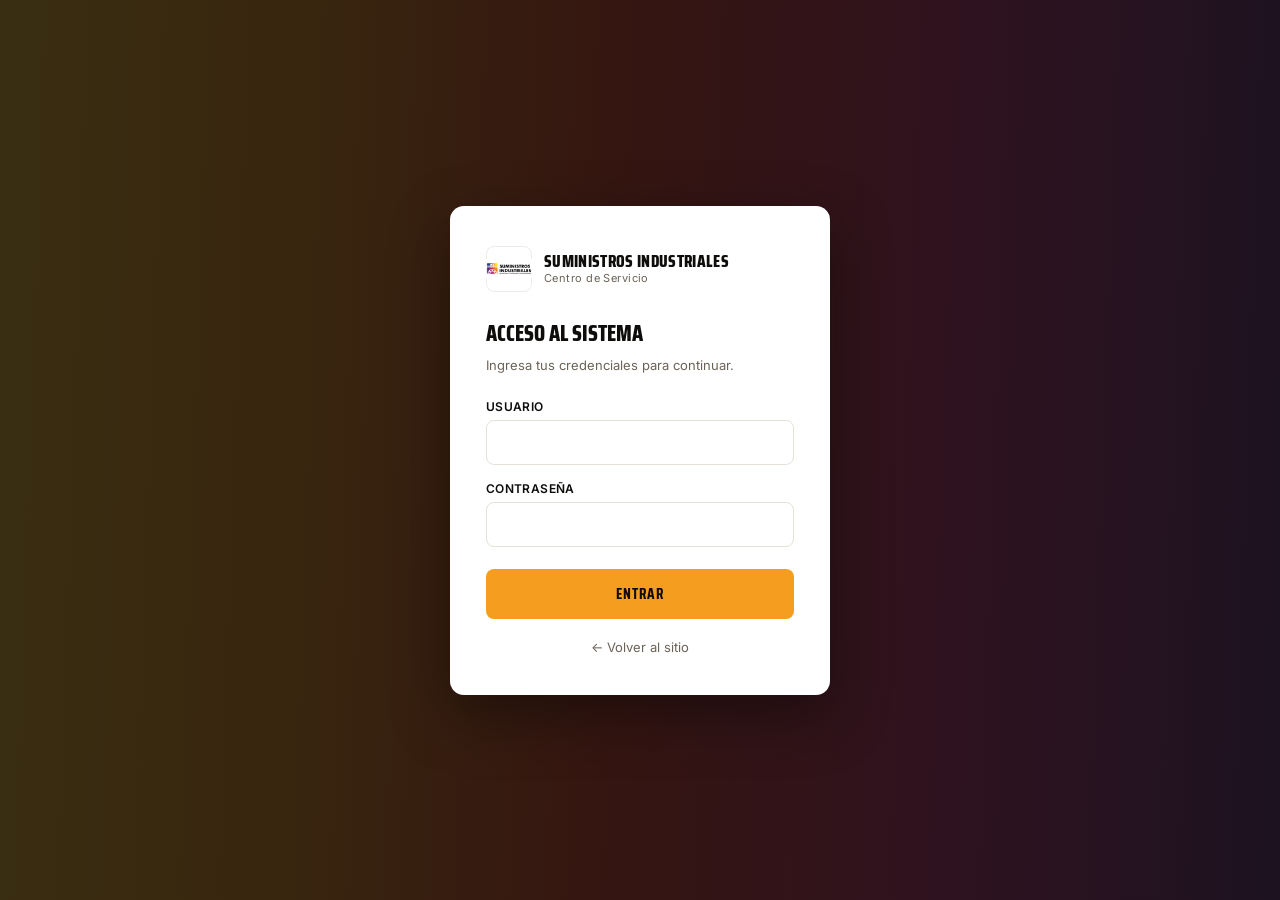
<file: login.html>
<!doctype html>
<html lang="es">
<head>
<meta charset="utf-8" />
<meta name="viewport" content="width=device-width, initial-scale=1" />
<title>Acceso — Suministros Industriales SI</title>
<link rel="preconnect" href="https://fonts.googleapis.com">
<link rel="preconnect" href="https://fonts.gstatic.com" crossorigin>
<link href="https://fonts.googleapis.com/css2?family=Saira+Condensed:wght@600;700;800;900&family=Inter:wght@400;500;600;700&display=swap" rel="stylesheet">
<style>
  :root{
    --ink:#0f0d0b; --muted:#6b6358;
    --c-yellow:#f7c131; --c-orange:#f59d1e; --c-red:#e23c2b; --c-magenta:#c02a7a; --c-purple:#5c2a82;
    --grad: linear-gradient(92deg, var(--c-yellow) 0%, var(--c-orange) 22%, var(--c-red) 48%, var(--c-magenta) 74%, var(--c-purple) 100%);
  }
  *{box-sizing:border-box}
  html,body{margin:0;padding:0;height:100%}
  body{
    font-family:'Inter', system-ui, sans-serif;
    background:var(--ink);
    display:flex; align-items:center; justify-content:center;
    min-height:100vh;
    position:relative;
    overflow:hidden;
  }
  body::before{
    content:""; position:absolute; inset:0;
    background:var(--grad); opacity:0.18;
  }
  .login-card{
    position:relative; z-index:2;
    background:#fff;
    border-radius:14px;
    padding:40px 36px;
    width:100%; max-width:380px;
    margin:20px;
    box-shadow:0 20px 60px rgba(0,0,0,0.4);
  }
  .login-logo{ display:flex; align-items:center; gap:12px; margin-bottom:24px; }
  .login-logo img{ width:46px; height:46px; border-radius:8px; object-fit:contain; background:#fff; box-shadow:inset 0 0 0 1px rgba(0,0,0,0.08); }
  .login-logo .t{ font-family:'Saira Condensed', sans-serif; font-weight:800; font-size:17px; letter-spacing:0.02em; text-transform:uppercase; color:var(--ink); line-height:1.1; }
  .login-logo .s{ font-family:'Inter'; font-size:11px; color:var(--muted); letter-spacing:0.04em; }
  h1{
    font-family:'Saira Condensed', sans-serif; font-weight:800; text-transform:uppercase;
    font-size:22px; color:var(--ink); margin:0 0 6px;
  }
  .sub{ font-size:13px; color:var(--muted); margin-bottom:26px; }
  label{ font-size:12px; font-weight:600; color:var(--ink); display:block; margin-bottom:6px; text-transform:uppercase; letter-spacing:0.03em; }
  .field{ margin-bottom:16px; }
  input{
    width:100%; padding:12px 14px; border-radius:8px;
    border:1.5px solid #e5e1d8; font-size:15px; font-family:inherit;
    transition: border-color 0.15s;
  }
  input:focus{ outline:none; border-color:var(--c-orange); }
  .btn-login{
    width:100%; padding:13px; border-radius:8px; border:none;
    background:var(--c-orange); color:var(--ink);
    font-family:'Saira Condensed', sans-serif; font-weight:700; text-transform:uppercase;
    letter-spacing:0.06em; font-size:15px; cursor:pointer; margin-top:6px;
    transition: background 0.15s, transform 0.15s;
  }
  .btn-login:hover{ background:#ffae33; transform:translateY(-1px); }
  .btn-login:disabled{ opacity:0.6; cursor:default; transform:none; }
  .error-msg{
    background:#fdecec; color:#b91c1c; font-size:13px; padding:10px 12px;
    border-radius:8px; margin-bottom:16px; display:none;
  }
  .back-link{
    display:block; text-align:center; margin-top:20px; font-size:13px;
    color:var(--muted); text-decoration:none;
  }
  .back-link:hover{ color:var(--ink); }
</style>
</head>
<body>

<div class="login-card">
  <div class="login-logo">
    <img src="logo_SI.jpg" alt="SI">
    <div>
      <div class="t">Suministros Industriales</div>
      <div class="s">Centro de Servicio</div>
    </div>
  </div>

  <h1>Acceso al sistema</h1>
  <div class="sub">Ingresa tus credenciales para continuar.</div>

  <div class="error-msg" id="errorMsg"></div>

  <form id="loginForm">
    <div class="field">
      <label>Usuario</label>
      <input type="text" id="usuario" autocomplete="username" required>
    </div>
    <div class="field">
      <label>Contraseña</label>
      <input type="password" id="contrasena" autocomplete="current-password" required>
    </div>
    <button type="submit" class="btn-login" id="btnSubmit">Entrar</button>
  </form>

  <a href="index.html" class="back-link">← Volver al sitio</a>
</div>

<script>
const TABLA_USUARIOS = "tblBLOdgolBZWZjyb";
const F = {
  nombre: "fldmBBHrmw8YfCztf",
  usuario: "fldLAG6E7mevdk2Ni",
  contrasena: "fldRGNK2bHWGdHpLz",
  rol: "fldrYhMpiJDQnfyTQ",
  ordenAsociada: "fldhgjiMjy55eyTnk",
  equiposAsociados: "fldlGNiZWUXVB7v0i",
  activo: "fldhRUxF61z3p5voa"
};

document.getElementById("loginForm").addEventListener("submit", async (e) => {
  e.preventDefault();
  const usuario = document.getElementById("usuario").value.trim();
  const contrasena = document.getElementById("contrasena").value;
  const errorEl = document.getElementById("errorMsg");
  const btn = document.getElementById("btnSubmit");
  errorEl.style.display = "none";

  if(!usuario || !contrasena) return;

  btn.disabled = true;
  btn.textContent = "Verificando...";

  try{
    const formula = encodeURIComponent(`{${F.usuario}}="${usuario}"`);
    const url = `/.netlify/functions/airtable?table=${TABLA_USUARIOS}&filterByFormula=${formula}&returnFieldsByFieldId=true`;
    const resp = await fetch(url);
    const data = await resp.json();
    const rec = (data.records || [])[0];

    if(!rec || !rec.fields[F.activo] || rec.fields[F.contrasena] !== contrasena){
      errorEl.textContent = "Usuario o contraseña incorrectos.";
      errorEl.style.display = "block";
      btn.disabled = false;
      btn.textContent = "Entrar";
      return;
    }

    const rolRaw = rec.fields[F.rol];
    const rol = (rolRaw && typeof rolRaw === "object") ? rolRaw.name : rolRaw;
    const nombre = rec.fields[F.nombre] || usuario;
    const ordenAsociada = rec.fields[F.ordenAsociada] || "";
    const equiposAsociados = (rec.fields[F.equiposAsociados] || []).slice();

    const sesion = { usuario, nombre, rol, ordenAsociada, equiposAsociados, ts: Date.now() };
    localStorage.setItem("si_session", JSON.stringify(sesion));

    if(rol === "Tecnico"){
      window.location.href = "plan_diario.html";
    } else if(rol === "Admin" || rol === "Direccion"){
      window.location.href = "dashboard.html";
    } else if(rol === "Cliente"){
      window.location.href = "dashboard_cliente.html";
    } else {
      errorEl.textContent = "Rol no reconocido. Contacta al administrador.";
      errorEl.style.display = "block";
      btn.disabled = false;
      btn.textContent = "Entrar";
    }
  } catch(err){
    errorEl.textContent = "Error de conexión. Intenta de nuevo.";
    errorEl.style.display = "block";
    btn.disabled = false;
    btn.textContent = "Entrar";
  }
});
</script>

</body>
</html>
</file>
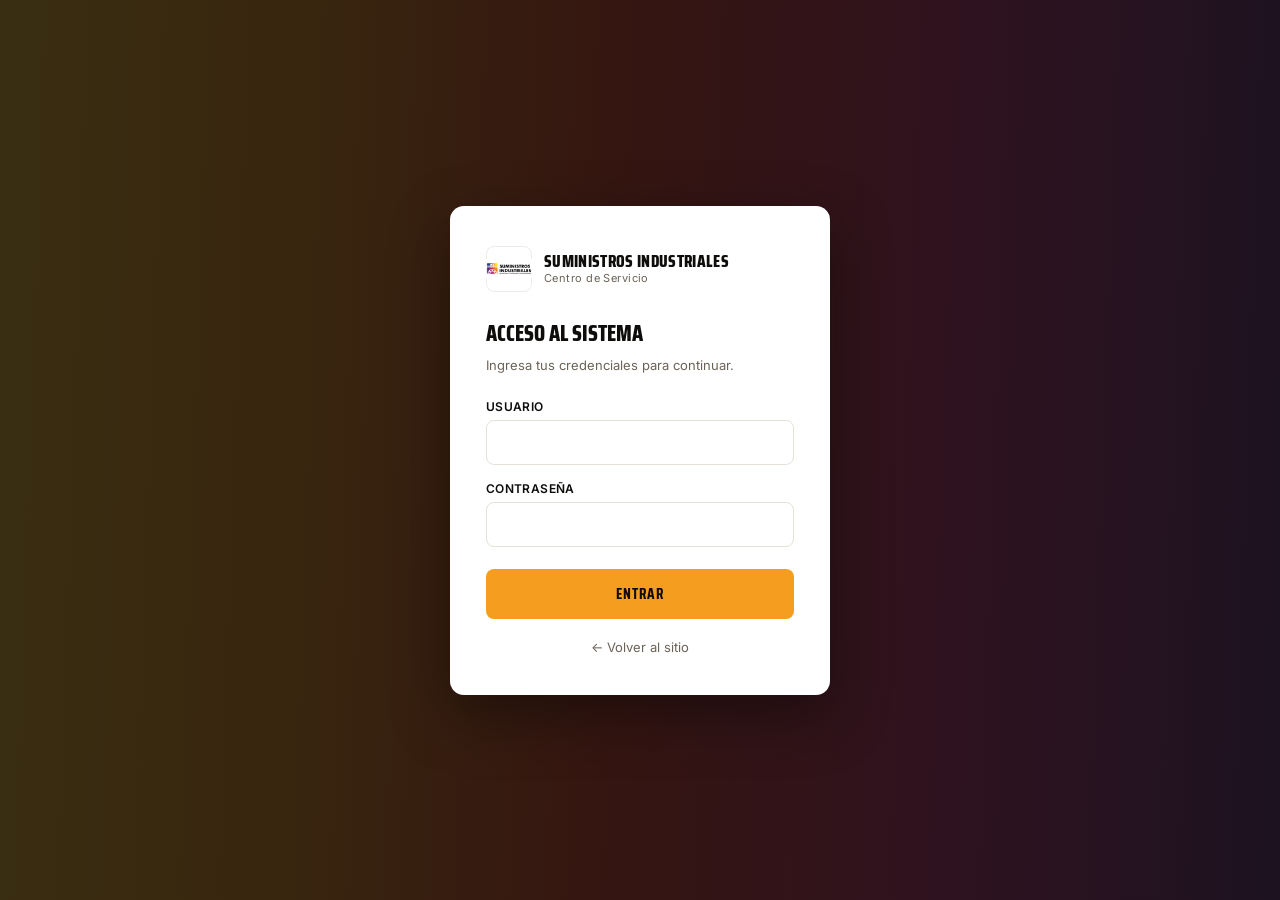
<file: plan_diario.html>
<!DOCTYPE html>
<html lang="es">
<head>
<meta charset="UTF-8">
<meta name="viewport" content="width=device-width, initial-scale=1.0">
<title>Plan Diario — Suministros Industriales SI</title>
<style>
:root{
  --navy:          #0c1e35;
  --azul:          #12325a;
  --azul-claro:    #1d5496;
  --azul-medio:    #2563a8;
  --azul-acento:   #3b82c4;
  --azul-bg:       #e8f0fb;
  --blanco:        #ffffff;
  --fondo:         #eef1f6;
  --gris:          #dde3ec;
  --gris-texto:    #485568;
  --gris-oscuro:   #3d4a5c;
  --verde:         #0e7a3c;
  --verde-bg:      #e3f5ec;
  --verde-borde:   #a3d9b8;
  --ambar:         #976010;
  --ambar-bg:      #fdf3db;
  --ambar-borde:   #f0c96a;
  --rojo:          #991b1b;
  --rojo-bg:       #fde8e8;
  --rojo-borde:    #f5a5a5;
  --sombra:        0 1px 4px rgba(12,30,53,0.07), 0 4px 12px rgba(12,30,53,0.05);
  --radio:         10px;
  --radio-sm:      6px;
  --grad-marca:    linear-gradient(90deg, #f2741a 0%, #a0228e 52%, #1d5496 100%);
}
*{ box-sizing:border-box; margin:0; padding:0; }
body{
  font-family:"Segoe UI",-apple-system,Roboto,Helvetica,Arial,sans-serif;
  background:linear-gradient(180deg,#eef2f8 0%,#e6ebf3 100%);
  background-attachment:fixed;
  color:var(--gris-oscuro);
  min-height:100vh;
  font-size:14px;
}
header{
  background:var(--navy); color:var(--blanco);
  padding:0 32px; display:flex; align-items:center; justify-content:space-between;
  flex-wrap:wrap; gap:12px; min-height:64px; position:sticky; top:0; z-index:200;
}
header::after{ content:""; position:absolute; left:0; right:0; bottom:0; height:3px; background:var(--grad-marca); }
.header-brand{ display:flex; align-items:center; gap:14px; padding:10px 0; }
.header-brand img{ height:38px; width:auto; border-radius:8px; background:#fff; padding:4px; }
.header-brand h1{ font-size:0.88rem; font-weight:700; letter-spacing:1.5px; text-transform:uppercase; color:#fff; }
.header-brand p{ font-size:0.72rem; color:rgba(255,255,255,0.45); letter-spacing:0.3px; margin-top:2px; }
.header-right{ display:flex; align-items:center; gap:10px; flex-wrap:wrap; padding:10px 0; }
.saludo-usuario{ font-size:0.85rem; font-weight:600; color:#fff; }
.btn-header{
  padding:7px 16px; border-radius:var(--radio-sm); font-size:0.78rem; font-weight:600;
  cursor:pointer; border:1px solid rgba(255,255,255,0.2); white-space:nowrap;
  background:rgba(255,255,255,0.08); color:rgba(255,255,255,0.85); transition:all 0.15s;
  text-decoration:none; display:inline-flex; align-items:center;
}
.btn-header:hover{ background:rgba(255,255,255,0.16); border-color:rgba(255,255,255,0.35); }
.btn-header.acento{ background:var(--azul-claro); border-color:var(--azul-claro); color:#fff; }

main{ max-width:1100px; margin:0 auto; padding:24px 24px 56px; }

.date-nav{
  background:var(--blanco); border-radius:var(--radio); box-shadow:var(--sombra);
  border:1px solid var(--gris); padding:14px 20px; margin-bottom:18px;
  display:flex; align-items:center; justify-content:center; gap:16px;
}
.date-nav button{
  width:34px; height:34px; border-radius:50%; border:1px solid var(--gris); background:var(--fondo);
  color:var(--azul); font-size:1rem; font-weight:700; cursor:pointer;
}
.date-nav button:hover{ background:var(--azul-bg); }
.date-nav .fecha-actual{ font-weight:700; color:var(--navy); font-size:1rem; text-align:center; min-width:220px; text-transform:capitalize; }
.date-nav .btn-hoy{
  width:auto; border-radius:var(--radio-sm); padding:0 12px; font-size:0.75rem; font-weight:700;
  text-transform:uppercase; letter-spacing:0.4px; background:var(--azul-bg); color:var(--azul-claro); border-color:#b8d0ee;
}

.titulo-plan{
  background:var(--azul-bg); border:1px solid #b8d0ee; border-radius:var(--radio);
  padding:14px 20px; text-align:center; margin-bottom:16px;
}
.titulo-plan h2{ font-size:1.15rem; font-weight:800; color:var(--navy); letter-spacing:0.5px; }
.titulo-plan p{ font-size:0.8rem; color:var(--azul-claro); margin-top:2px; text-transform:capitalize; }

.progreso-plan{
  background:var(--blanco); border:1px solid var(--gris); border-radius:var(--radio);
  box-shadow:var(--sombra); padding:14px 20px; margin-bottom:16px;
}
.progreso-plan-top{ display:flex; justify-content:space-between; align-items:baseline; margin-bottom:8px; }
.progreso-plan-label{ font-size:0.82rem; font-weight:700; color:var(--navy); }
.progreso-plan-pct{ font-size:0.95rem; font-weight:800; color:var(--azul-claro); }
.progreso-plan-track{ height:10px; border-radius:6px; background:var(--gris); overflow:hidden; }
.progreso-plan-fill{ height:100%; border-radius:6px; background:linear-gradient(90deg,#3b82c4,#1d5496); transition:width 0.3s; }
.progreso-plan-fill.full{ background:linear-gradient(90deg,#4ade80,#0e7a3c); }
.progreso-plan-sub{ font-size:0.72rem; color:var(--gris-texto); margin-top:6px; }

.toolbar{ display:flex; justify-content:flex-end; gap:10px; margin-bottom:12px; }
.toolbar-tecnico{ display:flex; justify-content:flex-end; margin-bottom:12px; }
.toggle-ver-todo{ display:flex; align-items:center; gap:6px; font-size:14px; color:#444; cursor:pointer; user-select:none; }
.toggle-ver-todo input{ width:16px; height:16px; cursor:pointer; }
.btn-add{
  background:var(--azul); color:#fff; border:1px solid var(--azul-claro); padding:9px 18px;
  border-radius:var(--radio-sm); font-size:0.82rem; font-weight:700; cursor:pointer;
}
.btn-add:hover{ background:var(--azul-claro); }

.tabla-wrap{
  background:var(--blanco); border-radius:var(--radio); box-shadow:var(--sombra);
  border:1px solid var(--gris); overflow-x:auto; -webkit-overflow-scrolling:touch; margin-bottom:20px;
}
table{ width:100%; border-collapse:collapse; font-size:0.83rem; min-width:640px; }
thead th{
  background:var(--navy); color:rgba(255,255,255,0.75); font-weight:600; padding:10px 14px;
  text-align:left; font-size:0.7rem; text-transform:uppercase; letter-spacing:0.6px; white-space:nowrap;
}
tbody tr{ border-bottom:1px solid var(--fondo); }
tbody tr:last-child{ border-bottom:none; }
tbody tr:hover{ background:#f7f9fc; }
tbody tr.mio{ background:var(--verde-bg); }
tbody tr.mio:hover{ background:#d9f0e3; }
tbody tr.completado td{ color:#9aa5b3; text-decoration:line-through; }
tbody tr.completado .chip-prioridad{ opacity:0.5; text-decoration:none; }
tbody tr.orden-row{ background:#f4f8fd; }
tbody tr.orden-row:hover{ background:#e9f1fb; }
tbody tr.orden-row.mio{ background:var(--verde-bg); }
.orden-tag{ display:inline-block; background:var(--azul-claro); color:#fff; font-size:0.6rem; font-weight:800; letter-spacing:0.4px; padding:1px 6px; border-radius:4px; vertical-align:middle; margin-right:4px; }
.orden-continuar{ display:inline-block; margin-left:8px; font-size:0.74rem; font-weight:700; color:var(--azul-claro); text-decoration:none; white-space:nowrap; }
.orden-continuar:hover{ text-decoration:underline; }
.orden-badge{ display:inline-block; font-size:0.72rem; font-weight:700; padding:2px 8px; border-radius:10px; }
.orden-badge.proc{ background:#fdf3db; color:#976010; }
.orden-badge.rec{ background:var(--azul-bg); color:var(--azul-claro); }
.orden-badge.diag{ background:#f5e3f2; color:#a0228e; }
.btn-ocultos{
  background:var(--fondo); color:var(--gris-texto); border:1px solid var(--gris);
  padding:9px 18px; border-radius:var(--radio-sm); font-size:0.84rem; font-weight:600; cursor:pointer;
}
.btn-ocultos:hover{ background:#e4e8ef; }
.fila-oculta{ display:flex; align-items:center; justify-content:space-between; gap:10px; padding:10px 0; border-bottom:1px solid var(--fondo); }
.fila-oculta:last-child{ border-bottom:none; }
.fila-oculta .info{ font-size:0.83rem; color:var(--gris-oscuro); }
.fila-oculta .info small{ display:block; color:var(--gris-texto); font-size:0.72rem; margin-top:2px; }
.btn-mostrar{
  padding:6px 14px; background:var(--azul-bg); color:var(--azul-claro); border:1px solid #b8d0ee;
  border-radius:var(--radio-sm); font-size:0.78rem; font-weight:700; cursor:pointer; white-space:nowrap;
}
.btn-mostrar:hover{ background:#d9e8fa; }
td{ padding:11px 14px; vertical-align:middle; }
.td-actividad{ font-weight:600; color:var(--gris-oscuro); max-width:280px; }
.td-proceso{ color:var(--gris-texto); font-size:0.78rem; max-width:220px; }
.chip-prioridad{
  display:inline-flex; align-items:center; justify-content:center; min-width:34px; padding:3px 8px;
  border-radius:5px; font-size:0.72rem; font-weight:800; white-space:nowrap;
}
.chip-prioridad.max{ background:var(--rojo-bg); color:var(--rojo); border:1px solid var(--rojo-borde); }
.chip-prioridad.num{ background:var(--azul-bg); color:var(--azul-claro); border:1px solid #b8d0ee; }
.chip-prioridad.sin{ background:var(--fondo); color:var(--gris-texto); border:1px solid var(--gris); }
.btn-fila{
  border:none; background:none; cursor:pointer; font-size:0.9rem; padding:4px 6px; border-radius:5px; color:var(--gris-texto);
}
.btn-fila:hover{ background:var(--fondo); }
.chk-completado{ width:18px; height:18px; accent-color:var(--verde); cursor:pointer; }
.empty-row td{ padding:36px; text-align:center; color:var(--gris-texto); font-style:italic; }

/* MODAL */
.modal-overlay{ position:fixed; inset:0; background:rgba(8,18,35,0.65); z-index:1000; display:flex; align-items:center; justify-content:center; padding:20px; }
.modal-overlay.hidden{ display:none; }
.modal{ background:#fff; border-radius:var(--radio); box-shadow:0 20px 60px rgba(0,0,0,0.3); width:100%; max-width:480px; max-height:90vh; overflow-y:auto; }
.modal-header{ padding:18px 22px 14px; border-bottom:1px solid var(--gris); display:flex; justify-content:space-between; align-items:center; }
.modal-header h3{ font-size:0.95rem; font-weight:700; color:var(--azul); }
.modal-close{ background:none; border:none; font-size:1.2rem; cursor:pointer; color:var(--gris-texto); }
.modal-body{ padding:18px 22px; }
.campo{ margin-bottom:14px; }
.campo label{ display:block; font-size:0.72rem; font-weight:700; color:var(--gris-texto); text-transform:uppercase; letter-spacing:0.5px; margin-bottom:6px; }
.campo input[type=text], .campo input[type=number], .campo select, .campo textarea{
  width:100%; padding:9px 11px; border:1px solid var(--gris); border-radius:var(--radio-sm); font-size:0.85rem; font-family:inherit;
}
.campo textarea{ resize:vertical; min-height:60px; }
.fila-2{ display:flex; gap:10px; }
.fila-2 .campo{ flex:1; }
.chk-row{ display:flex; align-items:center; gap:8px; margin-bottom:10px; }
.chk-row input{ width:16px; height:16px; }
.tecnico-checks{ display:flex; flex-wrap:wrap; gap:6px 14px; border:1px solid var(--gris); border-radius:var(--radio-sm); padding:10px 11px; }
.tecnico-checks label{ display:flex; align-items:center; gap:6px; font-size:0.85rem; font-weight:400; text-transform:none; letter-spacing:normal; margin:0; cursor:pointer; }
.tecnico-checks input{ width:15px; height:15px; }
.tecnico-otro-texto.hidden{ display:none; }
.tecnico-otro-texto{ margin-top:8px; }
.modal-footer{ padding:14px 22px 18px; border-top:1px solid var(--gris); display:flex; justify-content:space-between; gap:8px; }
.btn-guardar{ padding:9px 20px; background:var(--azul); color:#fff; border:1px solid var(--azul-medio); border-radius:var(--radio-sm); font-size:0.84rem; font-weight:700; cursor:pointer; }
.btn-guardar:hover{ background:var(--azul-claro); }
.btn-cancelar{ padding:9px 18px; background:var(--fondo); color:var(--gris-oscuro); border:1px solid var(--gris); border-radius:var(--radio-sm); font-size:0.84rem; font-weight:600; cursor:pointer; }
.btn-eliminar{ padding:9px 14px; background:var(--rojo-bg); color:var(--rojo); border:1px solid var(--rojo-borde); border-radius:var(--radio-sm); font-size:0.8rem; font-weight:700; cursor:pointer; }

.spinner-wrap{ text-align:center; padding:60px 20px; color:var(--gris-texto); }
.hidden{ display:none !important; }
</style>
<link rel="preconnect" href="https://fonts.googleapis.com">
<link href="https://fonts.googleapis.com/css2?family=Inter:wght@400;500;600;700&display=swap" rel="stylesheet">
<link rel="stylesheet" href="iconos/iconos-si.css">
<style id="estiloRediseno">
/* ================================================================
   REDISEÑO 2026-11 — capa de presentación encima del estilo original.
   Mismo menú lateral y estilo que el dashboard. Solo apariencia.
   ================================================================ */
:root{
  --rd-fondo:#f4f6fa; --rd-borde:#e3e8ef; --rd-borde-2:#cfd7e3;
  --rd-texto:#1a2433; --rd-texto-2:#5b6778; --rd-texto-3:#8a95a5;
  --rd-hover:#eef1f5; --rd-side:236px; --rd-sombra:0 1px 2px rgba(16,24,40,.05);
}
body{ font-family:'Inter',"Segoe UI",system-ui,-apple-system,Roboto,Arial,sans-serif; background:var(--rd-fondo); color:var(--rd-texto); }

/* ---- Menú lateral + barra superior (igual que el dashboard) ---- */
.app-shell{ display:grid; grid-template-columns:var(--rd-side) minmax(0,1fr); min-height:100vh; }
.app-side{ background:var(--azul); color:#c9d6ea; position:sticky; top:0; height:100vh; overflow-y:auto; display:flex; flex-direction:column; padding:16px 12px; z-index:300; }
.side-marca .header-logo{ background:#fff; padding:8px 12px; border-radius:10px; display:inline-flex; }
.side-marca .header-logo img{ height:30px; width:auto; display:block; }
.side-sub{ font-size:11px; color:#9fb3d1; letter-spacing:.07em; text-transform:uppercase; padding:10px 6px 12px; font-weight:600; }
.side-nav{ display:flex; flex-direction:column; gap:2px; }
.side-nav .nav-tit{ font-size:10.5px; letter-spacing:.07em; text-transform:uppercase; color:#7f97bb; padding:14px 10px 6px; font-weight:600; }
.side-link{ padding:9px 10px; border-radius:8px; font-size:13.5px; font-weight:500; color:#c9d6ea; display:flex; align-items:center; gap:10px; border:0; background:transparent; width:100%; text-align:left; cursor:pointer; text-decoration:none; font-family:inherit; line-height:1.3; }
.side-link i{ font-size:18px; flex:none; }
.side-link:hover{ background:rgba(255,255,255,.07); color:#fff; }
.side-link.active{ background:var(--azul-claro); color:#fff; }
.side-pie{ margin-top:auto; padding-top:12px; border-top:1px solid rgba(255,255,255,.1); }

.app-main{ min-width:0; display:flex; flex-direction:column; }
.app-top{ position:sticky; top:0; z-index:200; background:rgba(255,255,255,.95); border-bottom:1px solid var(--rd-borde); display:flex; align-items:center; gap:12px; padding:10px 28px; min-height:62px; flex-wrap:wrap; }
.app-top-tit{ display:flex; flex-direction:column; min-width:0; }
.app-top-tit #avisoOT{ align-self:flex-start; margin-bottom:4px; border-radius:99px !important; padding:3px 12px !important; font-size:12px !important; font-weight:600 !important; }
.app-top .saludo-usuario{ color:var(--rd-texto); font-size:16px; font-weight:600; }
.app-top .app-top-sub{ color:var(--rd-texto-3); font-size:12px; }
.app-top-acc{ margin-left:auto; display:flex; gap:8px; align-items:center; flex-wrap:wrap; }
.app-top .btn-header{ height:36px; padding:0 14px; border-radius:8px; border:1px solid var(--rd-borde-2); background:#fff; color:var(--rd-texto); font-size:13px; font-weight:500; gap:6px; }
.app-top .btn-header:hover{ background:var(--rd-hover); border-color:var(--rd-borde-2); }
.app-top .btn-header i{ font-size:17px; }
.app-top .btn-nuevo{ background:var(--azul); border-color:var(--azul); color:#fff; }
.app-top .btn-nuevo:hover{ background:var(--navy); }
.menu-nuevo{ position:relative; }
.menu-nuevo-drop{ display:none; position:absolute; right:0; top:calc(100% + 6px); width:260px; background:#fff; border:1px solid var(--rd-borde); border-radius:10px; box-shadow:0 10px 28px rgba(16,24,40,.14); padding:6px; z-index:250; }
.menu-nuevo.abierto .menu-nuevo-drop{ display:block; }
.menu-nuevo-drop a{ display:flex; gap:10px; align-items:flex-start; padding:9px 10px; border-radius:8px; text-decoration:none; color:var(--rd-texto); }
.menu-nuevo-drop a:hover{ background:var(--rd-hover); }
.menu-nuevo-drop i{ font-size:19px; color:var(--azul-medio); margin-top:1px; }
.menu-nuevo-drop b{ display:block; font-size:13px; font-weight:600; }
.menu-nuevo-drop small{ display:block; font-size:11.5px; color:var(--rd-texto-3); }
.app-hamburguesa{ display:none; width:38px; height:38px; border:1px solid var(--rd-borde-2); border-radius:8px; background:#fff; align-items:center; justify-content:center; font-size:20px; color:var(--rd-texto); cursor:pointer; flex:none; }
.app-overlay{ display:none; }

/* ---- Contenido del Plan Diario ---- */
main{ max-width:1180px; margin:0; width:100%; padding:22px 28px 48px; }

.date-nav{ border-radius:12px; box-shadow:var(--rd-sombra); border-color:var(--rd-borde); padding:12px 16px; justify-content:space-between; }
.date-nav button{ width:36px; height:36px; border-radius:8px; border-color:var(--rd-borde-2); background:#fff; color:var(--rd-texto); font-weight:500; }
.date-nav button:hover{ background:var(--rd-hover); }
.date-nav .fecha-actual{ font-weight:600; color:var(--rd-texto); font-size:16px; flex:1; }
.date-nav .btn-hoy{ border-radius:8px; text-transform:none; letter-spacing:0; font-weight:600; font-size:13px; background:var(--azul-bg); color:var(--azul-claro); border-color:#b8d0ee; }

.titulo-plan{ background:transparent; border:0; padding:0; text-align:left; margin:4px 0 14px; }
.titulo-plan h2{ font-size:20px; font-weight:600; color:var(--rd-texto); letter-spacing:0; }
.titulo-plan p{ font-size:13px; color:var(--rd-texto-2); }

.progreso-plan{ border-radius:12px; box-shadow:var(--rd-sombra); border-color:var(--rd-borde); padding:16px 18px; }
.progreso-plan-label{ font-weight:600; color:var(--rd-texto); font-size:13px; }
.progreso-plan-pct{ font-weight:600; font-size:20px; color:var(--rd-texto); }
.progreso-plan-track{ height:8px; border-radius:99px; background:var(--rd-hover); }
.progreso-plan-fill{ border-radius:99px; background:var(--azul-medio); }
.progreso-plan-fill.full{ background:var(--verde); }
.progreso-plan-sub{ color:var(--rd-texto-3); font-size:12px; }

.toolbar{ align-items:center; }
.btn-add{ border-radius:8px; font-weight:500; font-size:13px; padding:0 16px; height:38px; display:inline-flex; align-items:center; gap:6px; border-color:var(--azul); }
.btn-ocultos{ border-radius:8px; font-weight:500; font-size:13px; height:38px; padding:0 14px; background:#fff; border-color:var(--rd-borde-2); color:var(--rd-texto-2); }
.btn-ocultos:hover{ background:var(--rd-hover); }
.toggle-ver-todo{ font-size:13px; color:var(--rd-texto-2); background:#fff; border:1px solid var(--rd-borde-2); border-radius:8px; padding:8px 12px; }

.tabla-wrap{ border-radius:12px; box-shadow:var(--rd-sombra); border-color:var(--rd-borde); }
thead th{ background:#f8fafc; color:var(--rd-texto-3); font-weight:500; font-size:11.5px; letter-spacing:.04em; border-bottom:1px solid var(--rd-borde); }
tbody tr{ border-bottom:1px solid var(--rd-borde); }
tbody tr:hover{ background:#f8fafd; }
td{ padding:12px 14px; }
.td-actividad{ font-weight:500; color:var(--rd-texto); }
.td-proceso{ color:var(--rd-texto-2); font-size:12.5px; }
.chip-prioridad{ border-radius:99px; font-weight:600; font-size:12px; padding:3px 10px; }
.orden-tag{ border-radius:5px; font-weight:600; }
.orden-badge{ border-radius:99px; font-weight:500; font-size:12px; padding:2px 10px; }
.orden-continuar{ font-weight:500; }
.btn-fila{ width:32px; height:32px; border-radius:7px; }
.btn-fila:hover{ background:var(--rd-hover); }
.chk-completado{ width:20px; height:20px; }

.modal{ border-radius:14px; }
.modal-header h3{ font-size:16px; font-weight:600; color:var(--rd-texto); }
.campo label{ font-weight:600; letter-spacing:.03em; color:var(--rd-texto-2); }
.campo input[type=text], .campo input[type=number], .campo input[type=date], .campo select, .campo textarea{ border-color:var(--rd-borde-2); border-radius:8px; font-size:14px; padding:10px 12px; }
.btn-guardar, .btn-cancelar, .btn-eliminar{ border-radius:8px; font-weight:500; height:40px; }
.btn-mostrar{ border-radius:8px; font-weight:500; }

/* ---- Celular y tablet ---- */
@media (max-width: 900px){
  .app-shell{ grid-template-columns:minmax(0,1fr); }
  .app-side{ position:fixed; left:0; top:0; bottom:0; width:264px; transform:translateX(-100%); transition:transform .2s ease; }
  .app-shell.menu-abierto .app-side{ transform:none; }
  .app-shell.menu-abierto .app-overlay{ display:block; position:fixed; inset:0; background:rgba(12,30,53,.45); z-index:290; }
  .app-hamburguesa{ display:inline-flex; }
  .app-top{ padding:10px 14px; gap:10px; }
  .app-top .rd-lbl{ display:none; }
  .app-top .app-top-sub{ display:none; }
  .app-top .btn-header{ padding:0 11px; }
  main{ padding:16px 14px 40px; }
}
@media (max-width: 640px){
  .date-nav{ gap:8px; padding:10px; }
  .date-nav .fecha-actual{ min-width:0; font-size:14px; }
  .toolbar, .toolbar-tecnico{ justify-content:stretch; flex-wrap:wrap; }
  .toolbar > button{ flex:1 1 auto; justify-content:center; }
  .fila-2{ flex-direction:column; gap:0; }
}
@media (max-width: 900px){
  /* Tabla -> tarjetas en celular y tablet vertical (solo presentación; mismas celdas y botones) */
  .tabla-wrap{ background:transparent; border:0; box-shadow:none; overflow:visible; }
  .tabla-wrap table{ min-width:0; display:block; }
  .tabla-wrap thead{ display:none; }
  .tabla-wrap tbody{ display:block; }
  .tabla-wrap tbody tr{ display:grid; grid-template-columns:auto minmax(0,1fr) auto auto; grid-template-areas:"prio act chk acc" "asig asig asig asig" "cli cli ent ent" "proc proc proc proc"; gap:6px 10px; align-items:center; background:#fff; border:1px solid var(--rd-borde); border-radius:12px; padding:12px 14px; margin-bottom:10px; }
  .tabla-wrap tbody tr.mio{ background:var(--verde-bg); border-color:var(--verde-borde); }
  .tabla-wrap tbody tr.orden-row{ background:#f4f8fd; }
  .tabla-wrap tbody tr.orden-row.mio{ background:var(--verde-bg); }
  .tabla-wrap tbody td{ padding:0; display:block; max-width:none; border:0; text-align:left !important; }
  .tabla-wrap tbody td:nth-child(1){ grid-area:prio; }
  .tabla-wrap tbody td:nth-child(2){ grid-area:asig; font-size:12.5px; color:var(--rd-texto-2); }
  .tabla-wrap tbody td:nth-child(3){ grid-area:cli; font-size:12.5px; color:var(--rd-texto-2); }
  .tabla-wrap tbody td:nth-child(4){ grid-area:act; font-size:14px; }
  .tabla-wrap tbody td:nth-child(5){ grid-area:ent; font-size:12.5px; color:var(--rd-texto-2); text-align:right !important; }
  .tabla-wrap tbody td:nth-child(6){ grid-area:proc; padding-top:6px; border-top:1px solid var(--rd-borde); }
  .tabla-wrap tbody td:nth-child(7){ grid-area:chk; }
  .tabla-wrap tbody td:nth-child(8){ grid-area:acc; }
  .tabla-wrap tbody td:nth-child(2)::before{ content:"Asignado: "; color:var(--rd-texto-3); }
  .tabla-wrap tbody td:nth-child(3)::before{ content:"Cliente: "; color:var(--rd-texto-3); }
  .tabla-wrap tbody td:nth-child(5)::before{ content:"Entrega: "; color:var(--rd-texto-3); }
  .tabla-wrap tbody tr.empty-row{ display:block; }
  .tabla-wrap tbody tr.empty-row td{ text-align:center !important; padding:24px; }
  .tabla-wrap tbody tr.empty-row td::before{ content:none; }
  .chk-completado{ width:24px; height:24px; }
}
@media (min-width: 641px) and (max-width: 900px){
  .tabla-wrap tbody{ display:grid; grid-template-columns:repeat(2,minmax(0,1fr)); gap:10px; }
  .tabla-wrap tbody tr{ margin:0; }
  .tabla-wrap tbody tr.empty-row{ grid-column:1 / -1; }
  .modal-overlay{ padding:10px; align-items:flex-end; }
  .modal{ max-height:92vh; border-radius:16px 16px 12px 12px; }
}
</style>
</head>
<body>

<!-- ===== REDISEÑO: menú lateral + barra superior (mismos IDs y funciones que antes) ===== -->
<div class="app-shell" id="appShell">
<aside class="app-side">
  <div class="side-marca"><div class="header-logo"><img src="logo_SI.jpg" alt="Suministros Industriales SI"></div></div>
  <div class="side-sub">Centro de Servicio</div>
  <nav class="side-nav">
    <a class="side-link rd-solo-admin" href="dashboard.html#general"><i class="ti ti-layout-dashboard"></i><span>Inicio</span></a>
    <a class="side-link" href="dashboard.html#ordenes"><i class="ti ti-clipboard-list"></i><span>Órdenes</span></a>
    <a class="side-link" href="dashboard.html#planeacion"><i class="ti ti-calendar-event"></i><span>Planeación</span></a>
    <a class="side-link active" href="plan_diario.html"><i class="ti ti-checklist"></i><span>Plan diario</span></a>

    <div class="nav-tit rd-solo-admin">Control interno</div>
    <a class="side-link rd-solo-admin" href="dashboard.html#validacion"><i class="ti ti-package"></i><span>Validación materiales</span></a>
    <a class="side-link rd-solo-admin" href="dashboard.html#desempeno"><i class="ti ti-chart-line"></i><span>Desempeño</span></a>
    <a class="side-link rd-solo-admin" href="dashboard.html#costos"><i class="ti ti-calculator"></i><span>Control de costos</span></a>
  </nav>
  <div class="side-pie">
    <button type="button" class="side-link" onclick="cerrarSesion()"><i class="ti ti-logout"></i><span>Cerrar sesión</span></button>
  </div>
</aside>
<div class="app-overlay" onclick="rdCerrarMenuLateral()"></div>
<div class="app-main">
<div class="app-top">
  <button type="button" class="app-hamburguesa" onclick="rdAbrirMenuLateral()" aria-label="Abrir menú"><i class="ti ti-menu-2"></i></button>
  <div class="app-top-tit">
    <span class="saludo-usuario" id="saludoUsuario"></span>
    <span class="app-top-sub">Plan diario del Centro de Servicio</span>
  </div>
  <div class="app-top-acc">
    <button class="btn-header" onclick="cargarPlan()"><i class="ti ti-refresh"></i><span class="rd-lbl">Actualizar</span></button>
    <div class="menu-nuevo" id="rdMenuNuevo">
      <button type="button" class="btn-header btn-nuevo" onclick="rdToggleMenuNuevo(event)"><i class="ti ti-plus"></i><span>Nuevo</span><i class="ti ti-chevron-down" style="font-size:14px"></i></button>
      <div class="menu-nuevo-drop">
        <a href="formulario_maestro.html"><i class="ti ti-engine"></i><div><b>Servicio Sulzer</b><small>Checklist completo de motor</small></div></a>
        <a href="formulario_general.html"><i class="ti ti-tool"></i><div><b>Servicio General</b><small>Otros equipos y clientes</small></div></a>
        <a href="inspeccion_lote.html"><i class="ti ti-stack-2"></i><div><b>Inspección por lote</b><small>Semáforo de varios motores</small></div></a>
      </div>
    </div>
  </div>
</div>


<main>
  <div class="date-nav">
    <button onclick="cambiarDia(-1)">←</button>
    <div class="fecha-actual" id="fechaActualLbl">—</div>
    <button onclick="cambiarDia(1)">→</button>
    <button class="btn-hoy" onclick="irAHoy()">Hoy</button>
  </div>

  <div class="titulo-plan">
    <h2>PLAN DIARIO DE C.S. SI</h2>
    <p id="fechaLarga">—</p>
  </div>

  <div class="progreso-plan" id="progresoPlan">
    <div class="progreso-plan-top">
      <span class="progreso-plan-label">Progreso del día</span>
      <span class="progreso-plan-pct" id="progresoPlanPct">0%</span>
    </div>
    <div class="progreso-plan-track"><div class="progreso-plan-fill" id="progresoPlanFill" style="width:0%"></div></div>
    <div class="progreso-plan-sub" id="progresoPlanSub">Sin tareas manuales para este día</div>
  </div>

  <div class="toolbar hidden" id="toolbarAdmin">
    <button class="btn-ocultos hidden" id="btnVerOcultos" onclick="abrirModalOcultos()">🙈 Equipos ocultos (<span id="cntOcultos">0</span>)</button>
    <button class="btn-add" onclick="abrirModal()">+ Agregar tarea</button>
  </div>

  <div class="toolbar-tecnico hidden" id="toolbarTecnico">
    <label class="toggle-ver-todo">
      <input type="checkbox" id="chkVerTodo" onchange="toggleVerTodo(this.checked)">
      Ver todas las actividades del equipo
    </label>
  </div>

  <div id="spinnerWrap" class="spinner-wrap">Cargando plan del día...</div>

  <div class="tabla-wrap hidden" id="tablaWrap">
    <table>
      <thead>
        <tr>
          <th style="text-align:center">Prioridad</th>
          <th>Asignado</th>
          <th>Cliente</th>
          <th>Actividad</th>
          <th>Entrega</th>
          <th>Proceso</th>
          <th style="text-align:center">✓</th>
          <th id="thAccionesAdmin" class="hidden"></th>
        </tr>
      </thead>
      <tbody id="tbodyPlan"></tbody>
    </table>
  </div>
</main>
</div><!-- /app-main -->
</div><!-- /app-shell -->

<!-- MODAL AGREGAR/EDITAR TAREA (solo Admin) -->
<div class="modal-overlay hidden" id="modalOverlay">
  <div class="modal">
    <div class="modal-header">
      <h3 id="modalTitulo">Agregar tarea</h3>
      <button class="modal-close" onclick="cerrarModal()">×</button>
    </div>
    <div class="modal-body">
      <div class="chk-row">
        <input type="checkbox" id="mPrioridadMax" onchange="toggleMax()">
        <label for="mPrioridadMax" style="margin:0;text-transform:none;font-weight:600;font-size:0.85rem;">Es prioridad MÁXIMA</label>
      </div>
      <div class="campo" id="wrapPrioridadNum">
        <label>Prioridad (número, 1 = más urgente)</label>
        <input type="number" id="mPrioridad" min="1" step="1" placeholder="Ej. 1">
      </div>
      <div class="campo">
        <label>Asignado a</label>
        <div class="tecnico-checks" id="mTecnicoChecks"></div>
        <div class="campo tecnico-otro-texto hidden" id="wrapTecnicoOtro">
          <input type="text" id="mTecnicoOtroTexto" placeholder="Nombre de quien no está en la lista">
        </div>
      </div>
      <div class="campo">
        <label>Cliente (dejar vacío si es tarea interna del C.S.)</label>
        <input type="text" id="mCliente" placeholder="Ej. ABB">
      </div>
      <div class="campo">
        <label>Actividad *</label>
        <input type="text" id="mActividad" placeholder="Ej. Servicio de pintura a motores de 2 HP">
      </div>
      <div class="chk-row">
        <input type="checkbox" id="mFechaEntregaNA" onchange="toggleFechaEntregaNA()">
        <label for="mFechaEntregaNA" style="margin:0;text-transform:none;font-weight:600;font-size:0.85rem;">Sin fecha de entrega (N/A)</label>
      </div>
      <div class="campo" id="wrapFechaEntrega">
        <label>Fecha de entrega</label>
        <input type="date" id="mFechaEntrega">
      </div>
      <div class="campo">
        <label>Proceso / notas</label>
        <textarea id="mProceso" placeholder="Ej. Compartir evidencias finales de pintura"></textarea>
      </div>
    </div>
    <div class="modal-footer">
      <button class="btn-eliminar hidden" id="btnEliminarTarea" onclick="eliminarTareaModal()">Eliminar</button>
      <div style="flex:1"></div>
      <button class="btn-cancelar" onclick="cerrarModal()">Cancelar</button>
      <button class="btn-guardar" onclick="guardarTarea()">Guardar</button>
    </div>
  </div>
</div>

<!-- MODAL EQUIPOS OCULTOS (solo Admin) -->
<div class="modal-overlay hidden" id="modalOcultosOverlay">
  <div class="modal">
    <div class="modal-header">
      <h3>Equipos ocultos del Plan Diario</h3>
      <button class="modal-close" onclick="cerrarModalOcultos()">×</button>
    </div>
    <div class="modal-body" id="listaOcultos"></div>
  </div>
</div>

<script>
/* ============================================================
   SESIÓN
   ============================================================ */
const _sesion = (() => {
  try{ return JSON.parse(localStorage.getItem("si_session")); }catch(e){ return null; }
})();
const _sesionValida = !!(_sesion && _sesion.rol && (_sesion.rol === "Admin" || _sesion.rol === "Tecnico" || _sesion.rol === "Direccion"));
if(!_sesionValida){
  window.location.href = "login.html";
}
const esAdmin = _sesionValida && (_sesion.rol === "Admin" || _sesion.rol === "Direccion");

// Técnico: por default el plan diario solo muestra lo asignado a él/ella; puede activar
// "Ver todas las actividades del equipo" y la preferencia se recuerda por técnico (localStorage).
let verTodoTecnico = false;
if(_sesionValida && _sesion.rol === "Tecnico"){
  try{ verTodoTecnico = localStorage.getItem("si_plan_ver_todo_" + _sesion.nombre) === "1"; }catch(e){}
}
function toggleVerTodo(checked){
  verTodoTecnico = checked;
  try{ localStorage.setItem("si_plan_ver_todo_" + _sesion.nombre, checked ? "1" : "0"); }catch(e){}
  renderTodo();
}

/* ============================================================
   CONFIG
   ============================================================ */
const TABLA_PLAN = "tblJRotpG8YV8wpvv";
const TABLA_USUARIOS = "tblBLOdgolBZWZjyb";
const PF = {
  actividad:     "fldyQhHdIi13pUoI4",
  fecha:         "fldHoHWaTzjhu8fVC",
  prioridad:     "fldbwzM3q5xOX9E07",
  tecnico:       "fldojnLKHG0wRd42A",
  cliente:       "fld8Zo54d0Wrkxs2l",
  fechaEntrega:  "fldVKDSEayEURltar",
  proceso:       "fldWlydwLZcdpSGzA",
  completado:    "fld8aLJSb0zU2b9tY",
  fechaCompletado: "fld9UmPtpBjtFv9OY",
};
const UF = { nombre:"fldmBBHrmw8YfCztf", rol:"fldrYhMpiJDQnfyTQ", activo:"fldhRUxF61z3p5voa" };
const TABLA_ORDENES = "tblcyGwDeOORxELJg";
const OF = {
  serie:"fldj245KNDJ2B5jxG", cliente:"fldUkOvdOHTXMDWX7", estado:"fldRtvzailqq6WbQu",
  tipoServicio:"fld0rhBYkk5nAnXcT", tipoEquipo:"fldBhqLRYDHl2L2tJ", folio:"fldpMUMLpNCGGQcIo",
  prioridad:"fldLskZ89jqrWxuGy", tecnicoAsignado:"fldyyr9YbJCPGUWmE", fechaEntregaProgramada:"fldcWlXUh65ftgFs9",
  ocultoPlanDiario:"fldnU31OTxfSlnQgG",
};
// Estados que se muestran automáticamente en el Plan Diario (normalizados: minúsculas, sin acentos)
const ESTADOS_EN_PLAN = ["recibido", "en proceso", "en diagnostico"];

function esc(s){ const d = document.createElement("div"); d.textContent = String(s||""); return d.innerHTML; }
function hoyISO(){ return new Date().toISOString().slice(0,10); }

let fechaSeleccionada = hoyISO();
let todasLasTareas = [];
let ordenesActivas = [];
let tecnicosList = [];
let editandoId = null;

/* ============================================================
   CARGA
   ============================================================ */
async function fetchTecnicos(){
  try{
    const url = `/.netlify/functions/airtable?table=${TABLA_USUARIOS}&returnFieldsByFieldId=true&pageSize=100`;
    const res = await fetch(url, { headers:{}});
    if(!res.ok) return [];
    const d = await res.json();
    return (d.records || [])
      .filter(r => {
        const rol = r.fields[UF.rol];
        const rolNombre = rol && typeof rol === "object" ? rol.name : rol;
        return rolNombre === "Tecnico" && r.fields[UF.activo];
      })
      .map(r => r.fields[UF.nombre])
      .filter(Boolean)
      .sort((a,b) => a.localeCompare(b));
  } catch(e){ return []; }
}

async function fetchTareas(){
  let all = [], offset = null;
  const base = `/.netlify/functions/airtable?table=${TABLA_PLAN}`;
  do{
    let url = `${base}&returnFieldsByFieldId=true&pageSize=100`;
    if(offset) url += `&offset=${encodeURIComponent(offset)}`;
    const res = await fetch(url, { headers:{} });
    if(!res.ok) throw new Error("Error al cargar el plan diario");
    const d = await res.json();
    all = all.concat(d.records || []);
    offset = d.offset || null;
  } while(offset);
  return all.map(rec => ({
    id: rec.id,
    actividad:    rec.fields[PF.actividad] || "",
    fecha:        rec.fields[PF.fecha] || "",
    prioridad:    (rec.fields[PF.prioridad] !== undefined && rec.fields[PF.prioridad] !== null) ? Number(rec.fields[PF.prioridad]) : null,
    tecnico:      rec.fields[PF.tecnico] || "",
    cliente:      rec.fields[PF.cliente] || "",
    fechaEntrega: rec.fields[PF.fechaEntrega] || "",
    proceso:      rec.fields[PF.proceso] || "",
    completado:   !!rec.fields[PF.completado],
  }));
}

// Órdenes activas en el C.S. (Recibido + En proceso) — se muestran automáticamente en el plan de HOY
async function fetchOrdenesActivas(){
  try{
    let all = [], offset = null;
    const base = `/.netlify/functions/airtable?table=${TABLA_ORDENES}`;
    do{
      let url = `${base}&returnFieldsByFieldId=true&pageSize=100`;
      if(offset) url += `&offset=${encodeURIComponent(offset)}`;
      const res = await fetch(url, { headers:{} });
      if(!res.ok) return [];
      const d = await res.json();
      all = all.concat(d.records || []);
      offset = d.offset || null;
    } while(offset);
    const normEstado = e => (e||"").toString().toLowerCase().normalize("NFD").replace(/[̀-ͯ]/g,"").trim();
    return all.map(rec => {
      const f = rec.fields;
      const estadoRaw = f[OF.estado];
      const estado = (estadoRaw && estadoRaw.name) || estadoRaw || "";
      const tipoEqRaw = f[OF.tipoEquipo];
      const tipoEquipo = (tipoEqRaw && tipoEqRaw.name) || tipoEqRaw || "";
      const tipoSrvRaw = f[OF.tipoServicio];
      const tipoServicio = ((tipoSrvRaw && tipoSrvRaw.name) || tipoSrvRaw) || "Sulzer";
      return {
        id: rec.id,
        folio: f[OF.folio] || "",
        serie: f[OF.serie] || "",
        cliente: f[OF.cliente] || "",
        estadoNorm: normEstado(estado),
        estado,
        tipoServicio,
        tipoEquipo,
        prioridad: (f[OF.prioridad] !== undefined && f[OF.prioridad] !== null) ? Number(f[OF.prioridad]) : null,
        tecnico: f[OF.tecnicoAsignado] || "",
        fechaEntrega: f[OF.fechaEntregaProgramada] || "",
        oculto: !!f[OF.ocultoPlanDiario],
      };
    }).filter(o => ESTADOS_EN_PLAN.includes(o.estadoNorm));
  } catch(e){ return []; }
}

async function cargarPlan(){
  document.getElementById("spinnerWrap").classList.remove("hidden");
  document.getElementById("tablaWrap").classList.add("hidden");
  try{
    const [tareas, tecnicos, ordenes] = await Promise.all([fetchTareas(), fetchTecnicos(), fetchOrdenesActivas()]);
    todasLasTareas = tareas;
    tecnicosList = tecnicos;
    ordenesActivas = ordenes;
    renderTodo();
  } catch(e){
    document.getElementById("spinnerWrap").textContent = "Error al cargar el plan diario. " + (e.message||"");
  }
}

// Refrescos parciales — evitan volver a pedir las 3 tablas cuando solo cambió una
// (tareas al agregar/editar/borrar, órdenes al ocultar/mostrar equipo).
async function recargarTareas(){
  todasLasTareas = await fetchTareas();
  renderTodo();
}
async function recargarOrdenesActivas(){
  ordenesActivas = await fetchOrdenesActivas();
  renderTodo();
}

/* ============================================================
   FILTRO POR FECHA (con roll-over de pendientes hacia "hoy")
   ============================================================ */
function tareasParaFecha(fechaISO){
  const hoy = hoyISO();
  if(fechaISO === hoy){
    return todasLasTareas.filter(t => t.fecha === fechaISO || (t.fecha && t.fecha < fechaISO && !t.completado));
  }
  return todasLasTareas.filter(t => t.fecha === fechaISO);
}

/* ============================================================
   RENDER
   ============================================================ */
function renderTodo(){
  const d = new Date(fechaSeleccionada + "T00:00:00");
  document.getElementById("fechaActualLbl").textContent = d.toLocaleDateString("es-MX", { day:"2-digit", month:"short", year:"numeric" });
  document.getElementById("fechaLarga").textContent = d.toLocaleDateString("es-MX", { weekday:"long", day:"2-digit", month:"long", year:"numeric" });

  document.getElementById("toolbarAdmin").classList.toggle("hidden", !esAdmin);
  document.getElementById("thAccionesAdmin").classList.toggle("hidden", !esAdmin);

  const ocultosCount = ordenesActivas.filter(o => o.oculto).length;
  document.getElementById("btnVerOcultos").classList.toggle("hidden", ocultosCount === 0);
  document.getElementById("cntOcultos").textContent = ocultosCount;

  // Técnico: por default el plan diario solo muestra lo que se le asignó a él/ella
  // (tareas manuales y órdenes de servicio), salvo que haya activado "Ver todas las actividades del equipo".
  const esTecnico = _sesion.rol === "Tecnico";
  const filtrarPorTecnico = esTecnico && !verTodoTecnico;

  document.getElementById("toolbarTecnico").classList.toggle("hidden", !esTecnico);
  document.getElementById("chkVerTodo").checked = verTodoTecnico;

  // Barra de progreso — solo cuenta tareas manuales (tienen checkbox de completado);
  // las órdenes de servicio inyectadas no aplican, se completan al terminar el servicio,
  // no con un check, y siempre están "activas" mientras aparecen en el plan.
  let tareasDelDia = tareasParaFecha(fechaSeleccionada);
  if(filtrarPorTecnico) tareasDelDia = tareasDelDia.filter(t => incluyeTecnico(t.tecnico, _sesion.nombre));
  const totalTareas = tareasDelDia.length;
  const completadas = tareasDelDia.filter(t => t.completado).length;
  const pct = totalTareas > 0 ? Math.round((completadas / totalTareas) * 100) : 0;
  document.getElementById("progresoPlanPct").textContent = pct + "%";
  const fillEl = document.getElementById("progresoPlanFill");
  fillEl.style.width = pct + "%";
  fillEl.classList.toggle("full", totalTareas > 0 && pct === 100);
  document.getElementById("progresoPlanSub").textContent = totalTareas > 0
    ? `${completadas} de ${totalTareas} tareas completadas`
    : "Sin tareas manuales para este día";

  // Ítems combinados: tareas manuales + (solo en HOY) órdenes de servicio activas y no ocultas
  const items = tareasDelDia.map(t => ({ ...t, _tipo: "tarea" }));
  if(fechaSeleccionada === hoyISO()){
    let ordenesDelDia = ordenesActivas.filter(o => !o.oculto);
    if(filtrarPorTecnico) ordenesDelDia = ordenesDelDia.filter(o => incluyeTecnico(o.tecnico, _sesion.nombre));
    ordenesDelDia.forEach(o => items.push({ ...o, _tipo: "orden" }));
  }
  items.sort((a,b) => {
    const pa = a.prioridad ?? 999, pb = b.prioridad ?? 999;
    return pa - pb;
  });

  const tbody = document.getElementById("tbodyPlan");
  if(items.length === 0){
    tbody.innerHTML = `<tr class="empty-row"><td colspan="8">No hay tareas ni servicios para este día.</td></tr>`;
  } else {
    tbody.innerHTML = items.map(it => it._tipo === "orden" ? filaOrden(it) : filaTarea(it)).join("");
  }

  document.getElementById("spinnerWrap").classList.add("hidden");
  document.getElementById("tablaWrap").classList.remove("hidden");
}

function chipPrioridadHtml(prioridad){
  const cls = prioridad === 0 ? "max" : (prioridad != null ? "num" : "sin");
  const txt = prioridad === 0 ? "MAX" : (prioridad != null ? prioridad : "—");
  return `<span class="chip-prioridad ${cls}">${txt}</span>`;
}

// Un mismo campo de texto puede traer varios nombres separados por coma (asignación a más de un técnico)
function incluyeTecnico(campoTexto, nombre){
  if(!campoTexto || !nombre) return false;
  return campoTexto.split(",").map(n => n.trim()).includes(nombre.trim());
}

function filaTarea(t){
  const esMio = _sesion.rol === "Tecnico" && incluyeTecnico(t.tecnico, _sesion.nombre);
  return `<tr class="${t.completado ? "completado" : ""} ${esMio ? "mio" : ""}">
    <td style="text-align:center">${chipPrioridadHtml(t.prioridad)}</td>
    <td>${esc(t.tecnico) || "—"}</td>
    <td>${esc(t.cliente) || "—"}</td>
    <td class="td-actividad" ${esAdmin ? `onclick="abrirModal('${t.id}')" style="cursor:pointer"` : ""}>${esc(t.actividad)}</td>
    <td>${esc(t.fechaEntrega) || "—"}</td>
    <td class="td-proceso">${esc(t.proceso) || "—"}</td>
    <td style="text-align:center"><input type="checkbox" class="chk-completado" ${t.completado?"checked":""} onchange="toggleCompletado('${t.id}', this.checked)"></td>
    ${esAdmin ? `<td style="text-align:center"><button class="btn-fila" onclick="abrirModal('${t.id}')" title="Editar">✏️</button></td>` : ""}
  </tr>`;
}

function filaOrden(o){
  const esMio = _sesion.rol === "Tecnico" && incluyeTecnico(o.tecnico, _sesion.nombre);
  const id = o.folio || o.serie || "—";
  const esGeneral = o.tipoServicio === "General";
  const equipo = esGeneral ? (o.tipoEquipo || "Equipo") : "Motor Sulzer";
  const link = esGeneral
    ? `formulario_general.html?folio=${encodeURIComponent(o.folio)}`
    : `formulario_maestro.html?serie=${encodeURIComponent(o.serie)}`;
  const estadoChip = o.estadoNorm === "en diagnostico"
    ? `<span class="orden-badge diag">En diagnóstico</span>`
    : o.estadoNorm.includes("proceso")
      ? `<span class="orden-badge proc">En proceso</span>`
      : `<span class="orden-badge rec">Recibido</span>`;
  const entrega = o.fechaEntrega ? o.fechaEntrega.split("-").reverse().join("/") : "—";
  return `<tr class="orden-row ${esMio ? "mio" : ""}">
    <td style="text-align:center">${chipPrioridadHtml(o.prioridad)}</td>
    <td>${esc(o.tecnico) || "—"}</td>
    <td>${esc(o.cliente) || "—"}</td>
    <td class="td-actividad">
      <span class="orden-tag">SERVICIO</span> ${esc(id)} · ${esc(equipo)}
      <a href="${link}" class="orden-continuar">Continuar →</a>
    </td>
    <td>${esc(entrega)}</td>
    <td class="td-proceso">${estadoChip}</td>
    <td style="text-align:center" title="Se completa al terminar el servicio">—</td>
    ${esAdmin ? `<td style="text-align:center"><button class="btn-fila" onclick="ocultarOrden('${o.id}')" title="Ocultar del plan diario">🙈</button></td>` : ""}
  </tr>`;
}

/* ============================================================
   OCULTAR / MOSTRAR EQUIPOS EN EL PLAN DIARIO (solo Admin)
   ============================================================ */
async function patchOcultoOrden(id, valor){
  await fetch(`/.netlify/functions/airtable?table=${TABLA_ORDENES}&recordId=${id}`, {
    method: "PATCH",
    headers:{ "Content-Type":"application/json" },
    body: JSON.stringify({ fields: { [OF.ocultoPlanDiario]: valor } })
  });
}

async function ocultarOrden(id){
  if(!esAdmin) return;
  if(!confirm("¿Ocultar este equipo del Plan Diario? Podrás volver a mostrarlo desde \"Equipos ocultos\".")) return;
  try{
    await patchOcultoOrden(id, true);
    await recargarOrdenesActivas();
  } catch(e){
    alert("No se pudo ocultar el equipo.");
  }
}

async function mostrarOrden(id){
  if(!esAdmin) return;
  try{
    await patchOcultoOrden(id, false);
    await recargarOrdenesActivas();
    abrirModalOcultos();
  } catch(e){
    alert("No se pudo mostrar el equipo.");
  }
}

function filaOculta(o){
  const id = o.folio || o.serie || "—";
  const esGeneral = o.tipoServicio === "General";
  const equipo = esGeneral ? (o.tipoEquipo || "Equipo") : "Motor Sulzer";
  return `<div class="fila-oculta">
    <div class="info">
      ${esc(id)} · ${esc(equipo)}
      <small>${esc(o.cliente) || "Sin cliente"} — ${esc(o.estado) || "—"}</small>
    </div>
    <button class="btn-mostrar" onclick="mostrarOrden('${o.id}')">👁 Mostrar</button>
  </div>`;
}

function abrirModalOcultos(){
  if(!esAdmin) return;
  const ocultas = ordenesActivas.filter(o => o.oculto);
  const cont = document.getElementById("listaOcultos");
  cont.innerHTML = ocultas.length
    ? ocultas.map(filaOculta).join("")
    : `<p style="text-align:center;color:var(--gris-texto);font-style:italic;padding:10px 0;">No hay equipos ocultos.</p>`;
  document.getElementById("modalOcultosOverlay").classList.remove("hidden");
}
function cerrarModalOcultos(){
  document.getElementById("modalOcultosOverlay").classList.add("hidden");
}

function cambiarDia(delta){
  const d = new Date(fechaSeleccionada + "T00:00:00");
  d.setDate(d.getDate() + delta);
  fechaSeleccionada = d.toISOString().slice(0,10);
  renderTodo();
}
function irAHoy(){ fechaSeleccionada = hoyISO(); renderTodo(); }

/* ============================================================
   COMPLETAR TAREA (Admin y Técnico pueden marcar)
   ============================================================ */
async function toggleCompletado(id, valor){
  const t = todasLasTareas.find(x => x.id === id);
  if(t) t.completado = valor;
  try{
    await fetch(`/.netlify/functions/airtable?table=${TABLA_PLAN}&recordId=${id}`, {
      method: "PATCH",
      headers:{ "Content-Type":"application/json" },
      body: JSON.stringify({ fields: { [PF.completado]: valor, [PF.fechaCompletado]: valor ? new Date().toISOString() : null } })
    });
  } catch(e){}
  renderTodo();
}

/* ============================================================
   MODAL AGREGAR / EDITAR (solo Admin)
   ============================================================ */
// seleccionadosStr puede traer varios nombres separados por coma (asignación a más de un técnico)
function poblarTecnicoChecks(seleccionadosStr){
  const seleccionados = (seleccionadosStr||"").split(",").map(s => s.trim()).filter(Boolean);
  const otros = seleccionados.filter(n => !tecnicosList.includes(n));

  const cont = document.getElementById("mTecnicoChecks");
  cont.innerHTML = tecnicosList.map(n => `
    <label><input type="checkbox" value="${esc(n)}" ${seleccionados.includes(n)?"checked":""}> ${esc(n)}</label>
  `).join("") + `
    <label><input type="checkbox" id="mTecnicoOtro" value="" onchange="toggleTecnicoOtro()" ${otros.length?"checked":""}> Otro</label>
  `;
  document.getElementById("mTecnicoOtroTexto").value = otros.join(", ");
  toggleTecnicoOtro();
}

function toggleTecnicoOtro(){
  const on = document.getElementById("mTecnicoOtro").checked;
  document.getElementById("wrapTecnicoOtro").classList.toggle("hidden", !on);
}

function toggleMax(){
  const max = document.getElementById("mPrioridadMax").checked;
  document.getElementById("wrapPrioridadNum").classList.toggle("hidden", max);
}

function toggleFechaEntregaNA(){
  const na = document.getElementById("mFechaEntregaNA").checked;
  document.getElementById("wrapFechaEntrega").classList.toggle("hidden", na);
}

// "2026-07-03" -> "03/07/2026"
function isoAFechaCorta(iso){
  const m = /^(\d{4})-(\d{2})-(\d{2})$/.exec(iso||"");
  return m ? `${m[3]}/${m[2]}/${m[1]}` : "";
}
// "03/07/2026" -> "2026-07-03" (para precargar el <input type=date>). Si ya viene en ISO, se regresa igual.
function fechaCortaAIso(txt){
  if(/^\d{4}-\d{2}-\d{2}$/.test(txt||"")) return txt;
  const m = /^(\d{2})\/(\d{2})\/(\d{4})$/.exec(txt||"");
  return m ? `${m[3]}-${m[2]}-${m[1]}` : "";
}

function abrirModal(id){
  if(!esAdmin) return;
  editandoId = id || null;
  const t = id ? todasLasTareas.find(x => x.id === id) : null;

  document.getElementById("modalTitulo").textContent = t ? "Editar tarea" : "Agregar tarea";
  document.getElementById("btnEliminarTarea").classList.toggle("hidden", !t);
  poblarTecnicoChecks(t?.tecnico || "");

  document.getElementById("mPrioridadMax").checked = !!(t && t.prioridad === 0);
  document.getElementById("mPrioridad").value = (t && t.prioridad != null && t.prioridad !== 0) ? t.prioridad : "";
  toggleMax();
  document.getElementById("mCliente").value = t?.cliente || "";
  document.getElementById("mActividad").value = t?.actividad || "";
  const esNA = !!t && (!t.fechaEntrega || t.fechaEntrega.trim().toUpperCase() === "N/A");
  document.getElementById("mFechaEntregaNA").checked = esNA;
  document.getElementById("mFechaEntrega").value = esNA ? "" : fechaCortaAIso(t?.fechaEntrega);
  toggleFechaEntregaNA();
  document.getElementById("mProceso").value = t?.proceso || "";

  document.getElementById("modalOverlay").classList.remove("hidden");
}
function cerrarModal(){
  document.getElementById("modalOverlay").classList.add("hidden");
  editandoId = null;
}

async function guardarTarea(){
  const actividad = document.getElementById("mActividad").value.trim();
  if(!actividad){ alert("La actividad es obligatoria."); return; }

  const esMax = document.getElementById("mPrioridadMax").checked;
  const prioridadNum = document.getElementById("mPrioridad").value;
  const prioridad = esMax ? 0 : (prioridadNum !== "" ? Number(prioridadNum) : null);

  const esNA = document.getElementById("mFechaEntregaNA").checked;
  const fechaEntregaIso = document.getElementById("mFechaEntrega").value;
  const fechaEntrega = esNA ? "N/A" : (fechaEntregaIso ? isoAFechaCorta(fechaEntregaIso) : "");

  const tecnicosMarcados = [...document.querySelectorAll('#mTecnicoChecks input[type=checkbox]:checked')]
    .map(c => c.value)
    .filter(v => v); // el checkbox "Otro" no tiene value, se agrega aparte
  const otroTexto = document.getElementById("mTecnicoOtroTexto").value.trim();
  if(document.getElementById("mTecnicoOtro").checked && otroTexto) tecnicosMarcados.push(otroTexto);

  const fields = {
    [PF.actividad]:    actividad,
    [PF.tecnico]:       tecnicosMarcados.join(", "),
    [PF.cliente]:       document.getElementById("mCliente").value.trim(),
    [PF.fechaEntrega]:  fechaEntrega,
    [PF.proceso]:       document.getElementById("mProceso").value.trim(),
  };
  if(prioridad !== null) fields[PF.prioridad] = prioridad;

  try{
    if(editandoId){
      if(prioridad === null) fields[PF.prioridad] = null;
      await fetch(`/.netlify/functions/airtable?table=${TABLA_PLAN}&recordId=${editandoId}`, {
        method: "PATCH",
        headers:{ "Content-Type":"application/json" },
        body: JSON.stringify({ fields })
      });
    } else {
      fields[PF.fecha] = fechaSeleccionada;
      fields[PF.completado] = false;
      await fetch(`/.netlify/functions/airtable?table=${TABLA_PLAN}`, {
        method: "POST",
        headers:{ "Content-Type":"application/json" },
        body: JSON.stringify({ records:[{ fields }] })
      });
    }
    cerrarModal();
    await recargarTareas();
  } catch(e){
    alert("No se pudo guardar la tarea.");
  }
}

async function eliminarTareaModal(){
  if(!editandoId) return;
  if(!confirm("¿Eliminar esta tarea del plan diario? Esta acción no se puede deshacer.")) return;
  try{
    await fetch(`/.netlify/functions/airtable?table=${TABLA_PLAN}&recordId=${editandoId}`, {
      method: "DELETE",
      headers:{}
    });
    cerrarModal();
    await recargarTareas();
  } catch(e){
    alert("No se pudo eliminar la tarea.");
  }
}

function cerrarSesion(){
  localStorage.removeItem("si_session");
  window.location.href = "login.html";
}

function primerNombre(nombreCompleto){
  return (nombreCompleto || "").trim().split(/\s+/)[0] || "";
}


/* Aviso por perfil: cuántas Órdenes de Trabajo esperan TU firma (ver orden_trabajo.html).
   Encargado/Dirección: borradores sin firma del encargado. Técnico: OT ya firmadas por el encargado que le tocan a él/ella. */
async function avisoOTPendientes(){
  try{
    const limpio = s => (s||"").trim().toLowerCase().replace(/\s+/g," ");
    const me = limpio(_sesion.nombre);
    const esEnc = /^luis osvaldo/i.test((_sesion.nombre||"").trim());
    const r = await fetch(`/.netlify/functions/airtable?table=tblh03YT3xBUM7ThC&filterByFormula=${encodeURIComponent('{estado}="Borrador"')}&returnFieldsByFieldId=true`);
    if(!r.ok) return;
    let n = 0, dev = 0;
    const esDir = _sesion.rol === "Admin" || _sesion.rol === "Direccion";
    for(const rec of ((await r.json()).records || [])){
      let fi = {}, c = {}; try{ fi = JSON.parse(rec.fields.fldJLNWXahwhjzIrP || "{}"); }catch(e){} try{ c = JSON.parse(rec.fields.fldawLC9f9PNPORKp || "{}"); }catch(e){}
      const tec = limpio(rec.fields.fldaf1wB2bkl6svTB);
      if(c.noAplica) continue;
      if(c.emitida && !fi.encargado && esEnc) n++;
      else if(c.emitida && fi.encargado && !fi.tecnico && tec === me) n++;
      else if(esDir && c.devuelta && !c.emitida) dev++;
    }
    const el = document.getElementById("saludoUsuario");
    if(!el || document.getElementById("avisoOT")) return;
    if(n) el.insertAdjacentHTML("beforebegin", `<a id="avisoOT" href="orden_trabajo.html" style="background:#f59e0b;color:#fff;font-weight:700;font-size:0.8rem;padding:6px 12px;border-radius:6px;text-decoration:none;white-space:nowrap;">✍ ${n} OT por firmar</a>`);
    if(dev) el.insertAdjacentHTML("beforebegin", `<a id="avisoOTdev" href="orden_trabajo.html" style="background:#c0392b;color:#fff;font-weight:700;font-size:0.8rem;padding:6px 12px;border-radius:6px;text-decoration:none;white-space:nowrap;">↩ ${dev} OT devuelta${dev>1?"s":""}</a>`);
  }catch(e){}
}

function mostrarSaludo(){
  const el = document.getElementById("saludoUsuario");
  if(!el || !_sesion) return;
  const nombre = primerNombre(_sesion.nombre || _sesion.usuario);
  el.textContent = nombre ? `Hola, ${nombre} 👋` : "";
}

/* ============ INIT ============ */
if(_sesionValida){
  mostrarSaludo();
  cargarPlan(); // sin sesión válida, no se debe pedir ningún dato aunque la redirección ya esté programada
}
</script>

<script>
/* REDISEÑO 2026-11 — solo menús y visibilidad del menú por rol (igual que el dashboard). */
function rdAbrirMenuLateral(){ document.getElementById("appShell").classList.add("menu-abierto"); }
function rdCerrarMenuLateral(){ document.getElementById("appShell").classList.remove("menu-abierto"); }
function rdToggleMenuNuevo(e){ e.stopPropagation(); document.getElementById("rdMenuNuevo").classList.toggle("abierto"); }
document.addEventListener("click", function(e){
  var m = document.getElementById("rdMenuNuevo");
  if(m && !m.contains(e.target)) m.classList.remove("abierto");
});
/* El Técnico no ve en el dashboard Inicio ni Control interno: se ocultan aquí también. */
(function(){
  var s = (typeof _sesion !== "undefined") ? _sesion : null;
  if(s && s.rol === "Tecnico"){
    document.querySelectorAll(".rd-solo-admin").forEach(function(el){ el.style.display = "none"; });
  }
})();
</script>
</body>
</html>
</file>
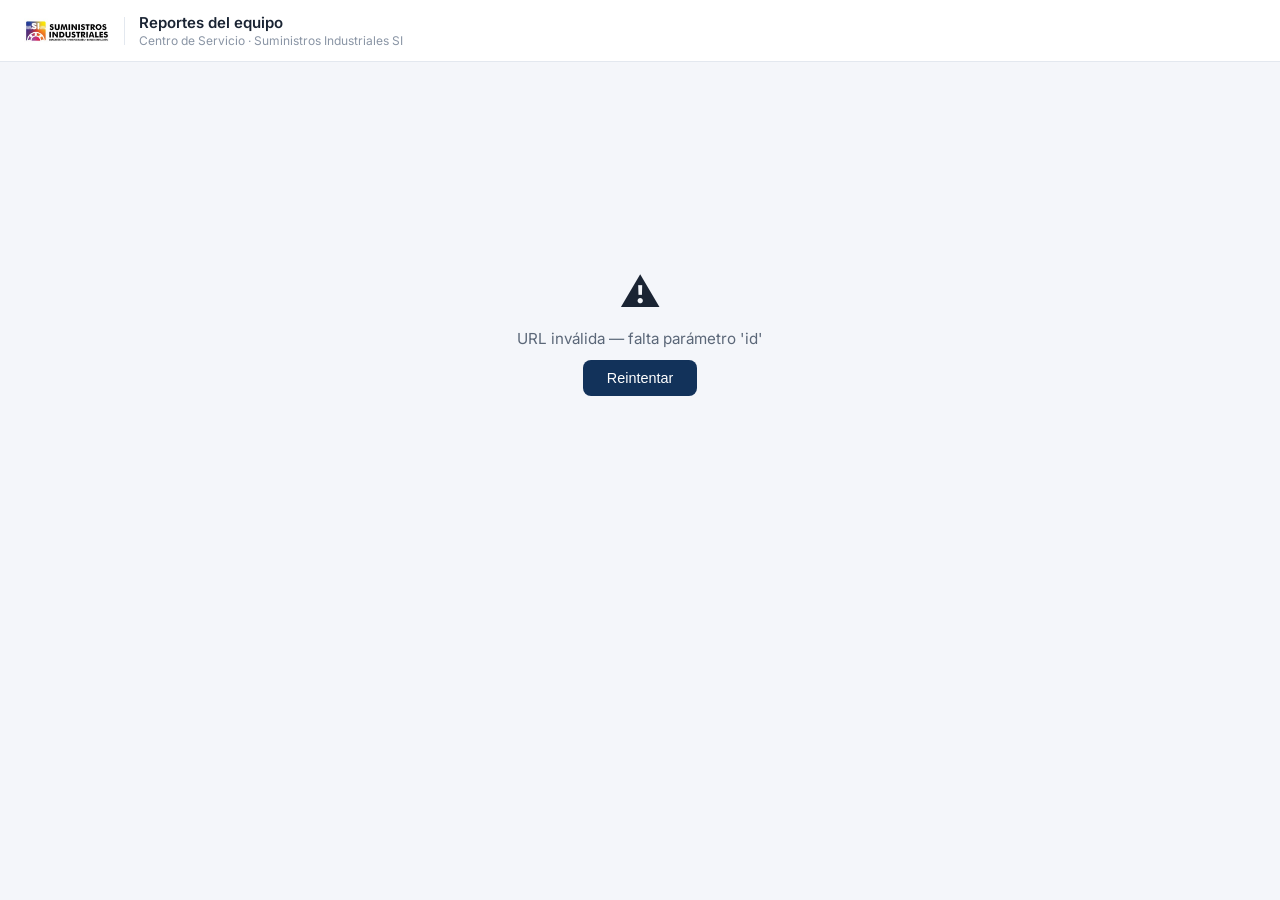
<file: reportes.html>
﻿<!DOCTYPE html>
<html lang="es">
<head>
<meta charset="UTF-8">
<meta name="viewport" content="width=device-width, initial-scale=1.0">
<title>Reportes — Suministros Industriales SI</title>
<style>
:root{
  --navy:#0c1e35; --azul:#12325a; --azul-med:#1d5496;
  --verde:#2e7d32; --rojo:#c62828; --ambar:#e65100;
  --fondo:#f4f6f8; --blanco:#fff;
}
*{ box-sizing:border-box; margin:0; padding:0; }
body{ font-family:-apple-system,"Segoe UI",Roboto,Arial,sans-serif; background:var(--fondo); color:#222; min-height:100vh; }

/* HEADER */
.hdr{ background:var(--navy); color:#fff; padding:18px 24px 14px; }
.hdr h1{ font-size:1rem; font-weight:700; letter-spacing:1px; }
.hdr p{ font-size:0.78rem; opacity:0.8; margin-top:3px; }

/* LOADING */
#loadingWrap{ display:flex; flex-direction:column; align-items:center; justify-content:center; min-height:60vh; gap:14px; }
.spinner{ width:40px; height:40px; border:4px solid #ddd; border-top-color:var(--azul-med); border-radius:50%; animation:spin .8s linear infinite; }
@keyframes spin{ to{ transform:rotate(360deg); } }
.load-txt{ font-size:0.9rem; color:#555; }

/* ERROR */
#errorWrap{ display:none; flex-direction:column; align-items:center; justify-content:center; min-height:60vh; gap:12px; }
.err-icon{ font-size:2.5rem; }
.err-msg{ font-size:0.95rem; color:#666; text-align:center; max-width:420px; }
.btn-retry{ padding:10px 24px; background:var(--azul-med); color:#fff; border:none; border-radius:8px; font-size:0.9rem; cursor:pointer; }

/* MAIN PANEL */
#mainPanel{ display:none; max-width:760px; margin:0 auto; padding:20px 16px 40px; }

/* MOTOR CARD */
.motor-card{ background:#fff; border-radius:10px; padding:16px 20px; margin-bottom:20px; box-shadow:0 1px 4px rgba(0,0,0,0.09); border-left:4px solid var(--azul-med); }
.motor-card .serie{ font-size:1.3rem; font-weight:800; color:var(--navy); }
.motor-card .cliente{ font-size:0.9rem; color:#555; margin-top:3px; }
.motor-meta{ display:flex; gap:18px; margin-top:10px; flex-wrap:wrap; }
.meta-item{ font-size:0.8rem; color:#666; }
.meta-item strong{ color:var(--navy); }

/* REPORT BUTTONS */
.rep-title{ font-size:0.75rem; text-transform:uppercase; letter-spacing:1px; color:#888; margin-bottom:10px; font-weight:600; }
.rep-grid{ display:grid; grid-template-columns:1fr 1fr; gap:12px; }
@media(max-width:500px){ .rep-grid{ grid-template-columns:1fr; } }

.rep-btn{
  background:#fff; border:1.5px solid #dde3ec; border-radius:10px;
  padding:16px 14px; text-align:left; cursor:pointer;
  transition:all 0.15s; display:flex; flex-direction:column; gap:6px;
  box-shadow:0 1px 3px rgba(0,0,0,0.06);
}
.rep-btn:hover{ border-color:var(--azul-med); box-shadow:0 2px 8px rgba(29,84,150,0.15); transform:translateY(-1px); }
.rep-btn:active{ transform:translateY(0); }
.rep-btn.loading{ opacity:0.6; pointer-events:none; }
.rep-btn-icon{ font-size:1.4rem; }
.rep-btn-name{ font-size:0.88rem; font-weight:700; color:var(--navy); }
.rep-btn-desc{ font-size:0.75rem; color:#777; }
.rep-btn-status{ font-size:0.72rem; font-weight:600; }

/* EDITAR (solo Admin) */
.rep-card-wrap{ position:relative; }
.rep-edit-btn{
  position:absolute; top:8px; right:8px; width:26px; height:26px;
  background:rgba(255,255,255,0.92); border:1px solid #dde3ec; border-radius:6px;
  font-size:0.8rem; cursor:pointer; line-height:1;
}
.rep-edit-btn:hover{ background:#fff; border-color:var(--azul-med); }
.rep-edit-btn.hidden{ display:none; }
.rep-card-wrap.hidden{ display:none; }

/* MODAL EDITOR */
.modal-overlay{ position:fixed; inset:0; background:rgba(0,0,0,0.5); display:flex; align-items:center; justify-content:center; z-index:1000; padding:20px; }
.modal-overlay.hidden{ display:none; }
.modal-box{ background:#fff; border-radius:10px; max-width:520px; width:100%; max-height:85vh; display:flex; flex-direction:column; overflow:hidden; box-shadow:0 8px 30px rgba(0,0,0,0.25); }
.modal-hdr{ background:var(--navy); color:#fff; padding:14px 18px; display:flex; justify-content:space-between; align-items:center; }
.modal-hdr h3{ font-size:0.95rem; }
.modal-x{ background:transparent; border:none; color:#fff; font-size:1.1rem; cursor:pointer; }
.modal-body{ padding:16px 18px; overflow-y:auto; }
.modal-ftr{ padding:12px 18px; border-top:1px solid #eee; display:flex; justify-content:flex-end; gap:10px; }
.ed-field{ margin-bottom:14px; }
.ed-field.hidden{ display:none; }
.ed-field label{ display:block; font-size:0.8rem; font-weight:700; color:var(--navy); margin-bottom:4px; }
.ed-field textarea{ width:100%; min-height:70px; padding:8px 10px; border:1px solid #ccc; border-radius:6px; font-family:inherit; font-size:0.85rem; resize:vertical; }
.ed-field input, .ed-field select{ width:100%; padding:8px 10px; border:1px solid #ccc; border-radius:6px; font-family:inherit; font-size:0.85rem; }
.btn-cancelar-ed{ padding:8px 16px; background:#eee; border:none; border-radius:6px; cursor:pointer; font-size:0.85rem; }
.btn-guardar-ed{ padding:8px 18px; background:var(--verde); color:#fff; border:none; border-radius:6px; cursor:pointer; font-weight:700; font-size:0.85rem; }
.btn-guardar-ed:disabled{ opacity:0.6; cursor:default; }
.ed-mat-row{ display:grid; grid-template-columns:15% 20% 1fr 20% 24px; gap:6px; margin-bottom:6px; }
.ed-mat-row input{ padding:6px 8px; border:1px solid #ccc; border-radius:5px; font-size:0.8rem; font-family:inherit; }
.ed-mat-del{ background:#fdecea; color:#991b1b; border:1px solid #f5b5ac; border-radius:5px; cursor:pointer; font-size:0.75rem; }
.btn-add-ed{ margin-top:4px; padding:7px 14px; background:#eef3fa; border:1px solid #cfe0f5; border-radius:6px; cursor:pointer; font-size:0.8rem; color:var(--azul-med); font-weight:600; }
input[type="file"].hidden-input{ display:none; }
.ed-foto-grid{ display:grid; grid-template-columns:repeat(3, 1fr); gap:8px; margin-bottom:8px; }
.ed-foto-grid p{ grid-column:1/-1; }
.ed-foto-actions{ display:flex; gap:8px; }
.photo-thumb{ position:relative; border:1px solid #ddd; border-radius:8px; overflow:hidden; aspect-ratio:1/1; background:#eee; }
.photo-thumb img{ width:100%; height:100%; object-fit:cover; display:block; }
.photo-thumb .remove-btn{
  position:absolute; top:4px; right:4px; width:24px; height:24px; border-radius:50%; border:none;
  background:rgba(198,40,40,0.9); color:#fff; font-weight:700; font-size:0.9rem; line-height:1;
  cursor:pointer; display:flex; align-items:center; justify-content:center;
}
.photo-thumb-wrap{ display:flex; flex-direction:column; gap:4px; }
.photo-desc-input{ font-size:0.72rem; padding:4px 6px; border:1px solid #ccc; border-radius:6px; width:100%; box-sizing:border-box; font-family:inherit; }
.status-ok{ color:var(--verde); }
.status-pend{ color:var(--ambar); }
.status-gen{ color:var(--azul-med); }
.rem-historial{ background:#f4f6fa; border:1px solid #dde3ec; border-radius:8px; padding:10px 12px; margin-bottom:16px; }
.rem-historial-titulo{ font-size:0.78rem; font-weight:700; color:var(--navy); margin-bottom:6px; }
.rem-historial-item{ display:flex; align-items:center; justify-content:space-between; gap:8px; padding:6px 0; border-top:1px solid #e3e8f0; font-size:0.8rem; }
.rem-historial-item:first-of-type{ border-top:none; }
.rem-historial-info{ color:var(--navy); }
.rem-historial-info small{ display:block; color:#6b7280; font-weight:400; }
.rem-historial-ver{ padding:4px 10px; background:#eef3fa; border:1px solid #cfe0f5; border-radius:6px; cursor:pointer; font-size:0.75rem; color:var(--azul-med); font-weight:600; white-space:nowrap; }
</style>
<link rel="preconnect" href="https://fonts.googleapis.com">
<link href="https://fonts.googleapis.com/css2?family=Inter:wght@400;500;600;700&display=swap" rel="stylesheet">
<link rel="stylesheet" href="iconos/iconos-si.css">
<style id="estiloRediseno">
/* ================================================================
   REDISEÑO 2026-11 — solo la PÁGINA de reportes. Los PDF se generan en
   otra ventana con printCSS() y no usan nada de este bloque.
   ================================================================ */
:root{
  --rd-fondo:#f4f6fa; --rd-borde:#e3e8ef; --rd-borde-2:#cfd7e3;
  --rd-texto:#1a2433; --rd-texto-2:#5b6778; --rd-texto-3:#8a95a5;
  --rd-hover:#eef1f5; --rd-azul:#12325a; --rd-azul-2:#1d5496; --rd-azul-bg:#e8f0fb;
  --rd-sombra:0 1px 2px rgba(16,24,40,.05);
}
body{ font-family:'Inter',"Segoe UI",system-ui,-apple-system,Roboto,Arial,sans-serif; background:var(--rd-fondo); color:var(--rd-texto); }

/* Barra superior */
.hdr{ position:sticky; top:0; z-index:50; background:#fff; color:var(--rd-texto); border-bottom:1px solid var(--rd-borde); padding:10px 24px; display:flex; align-items:center; gap:14px; min-height:62px; }
.hdr .rd-logo{ height:34px; width:auto; display:block; }
.hdr .rd-sep{ width:1px; height:28px; background:var(--rd-borde); }
.hdr h1{ font-size:15px; font-weight:600; letter-spacing:0; color:var(--rd-texto); }
.hdr p{ font-size:12px; opacity:1; color:var(--rd-texto-3); margin-top:1px; }

/* Cargando / error */
.spinner{ border-color:var(--rd-borde); border-top-color:var(--rd-azul-2); }
.load-txt{ color:var(--rd-texto-2); font-size:14px; }
.err-msg{ color:var(--rd-texto-2); }
.btn-retry{ background:var(--rd-azul); border-radius:8px; font-weight:500; }

/* Panel */
#mainPanel{ max-width:1080px; padding:24px 24px 48px; }

/* Ficha del equipo */
.motor-card{ border-radius:12px; border:1px solid var(--rd-borde); border-left:1px solid var(--rd-borde); box-shadow:var(--rd-sombra); padding:18px 20px; display:grid; grid-template-columns:auto 1fr; column-gap:16px; align-items:center; }
.motor-card > *{ grid-column:2; }
.rd-motor-ico{ grid-column:1 !important; grid-row:1 / span 3; width:52px; height:52px; border-radius:12px; background:var(--rd-azul-bg); color:var(--rd-azul-2); display:grid; place-items:center; font-size:26px; }
.motor-card .serie{ font-size:20px; font-weight:600; color:var(--rd-texto); letter-spacing:-.01em; }
.motor-card .cliente{ font-size:14px; color:var(--rd-texto-2); margin-top:1px; }
.motor-meta{ gap:8px; margin-top:10px; }
.meta-item{ font-size:12.5px; color:var(--rd-texto-2); background:var(--rd-hover); border-radius:99px; padding:3px 11px; }
.meta-item strong{ color:var(--rd-texto-3); font-weight:500; }

/* Títulos de sección */
.rep-title{ font-size:12px; letter-spacing:.06em; color:var(--rd-texto-2); font-weight:600; margin:22px 0 12px; }

/* Tarjetas de reporte */
.rep-grid{ grid-template-columns:repeat(3, minmax(0,1fr)); gap:14px; }
.rep-btn{ height:100%; width:100%; border:1px solid var(--rd-borde); border-radius:12px; padding:16px; box-shadow:var(--rd-sombra); gap:4px; font-family:inherit; display:grid; grid-template-columns:auto 1fr; column-gap:12px; align-items:start; }
.rep-btn > *{ grid-column:2; }
.rep-btn:hover{ border-color:#b8d0ee; box-shadow:0 4px 14px rgba(16,24,40,.08); transform:none; }
.rep-btn-icon{ grid-column:1 !important; grid-row:1 / span 3; width:40px; height:40px; border-radius:10px; background:var(--rd-azul-bg); color:var(--rd-azul-2) !important; display:grid; place-items:center; font-size:21px !important; line-height:1; }
.rep-btn-icon.rd-rojo{ background:#fdecea; color:#b42318 !important; }
.rep-btn-icon.rd-verde{ background:#e6f4ec; color:#0e7a3c !important; }
.rep-btn-name{ font-size:14px; font-weight:600; color:var(--rd-texto); padding-right:28px; }
.rep-btn-desc{ font-size:12.5px; color:var(--rd-texto-2); line-height:1.45; }
.rep-btn-status{ margin-top:6px; font-size:12px; }
.rep-btn-status .status-ok, .rep-btn-status .status-pend, .rep-btn-status .status-gen{ display:inline-block; padding:2px 10px; border-radius:99px; font-weight:500; }
.status-ok{ color:#0e7a3c; background:#e6f4ec; }
.status-pend{ color:#a15c00; background:#fdf3e1; }
.status-gen{ color:var(--rd-azul-2); background:var(--rd-azul-bg); }
.rep-card-wrap{ height:100%; }
.rep-edit-btn{ top:12px; right:12px; width:30px; height:30px; border-radius:8px; border-color:var(--rd-borde); background:#fff; color:var(--rd-texto-2); font-size:15px; display:grid; place-items:center; }
.rep-edit-btn:hover{ background:var(--rd-hover); border-color:var(--rd-borde-2); }
.rep-edit-btn.hidden{ display:none; }

/* Acciones destacadas: Datos generales, Reporte Consolidado, Respaldo a Drive (a lo ancho) */
#mainPanel > .rep-card-wrap{ max-width:none !important; margin:0 0 12px !important; height:auto; }
#mainPanel > .rep-card-wrap > .rep-btn{ text-align:left !important; align-items:center !important; padding:14px 16px; }
#btn-descargar-todo{ background:var(--rd-azul) !important; border-color:var(--rd-azul) !important; }
#btn-descargar-todo:hover{ background:#0c1e35 !important; }
#btn-descargar-todo .rep-btn-icon, #btn-respaldar-drive .rep-btn-icon{ background:rgba(255,255,255,.14); color:#fff !important; }
#clienteDiagBox .rep-btn, #clienteCotizacionBox .rep-btn{ text-align:left; }

/* Ventanas de edición / remisión */
.modal-box{ border-radius:14px; box-shadow:0 20px 50px rgba(16,24,40,.25); }
.modal-hdr{ background:#fff; color:var(--rd-texto); border-bottom:1px solid var(--rd-borde); padding:14px 18px; }
.modal-hdr h3{ font-size:16px; font-weight:600; }
.modal-x{ color:var(--rd-texto-2); width:32px; height:32px; border-radius:8px; }
.modal-x:hover{ background:var(--rd-hover); }
.modal-ftr{ border-top-color:var(--rd-borde); }
.ed-field label{ color:var(--rd-texto-2); font-weight:600; font-size:12.5px; }
.ed-field textarea, .ed-field input, .ed-field select{ border-color:var(--rd-borde-2); border-radius:8px; font-size:14px; padding:9px 11px; }
.btn-cancelar-ed{ background:#fff; border:1px solid var(--rd-borde-2); border-radius:8px; font-weight:500; padding:9px 16px; }
.btn-guardar-ed{ background:var(--rd-azul); border-radius:8px; font-weight:500; padding:9px 18px; }
.btn-guardar-ed:hover{ background:#0c1e35; }
.btn-add-ed{ border-radius:8px; font-weight:500; }
.rem-historial{ border-radius:10px; background:#f8fafc; border-color:var(--rd-borde); }

/* Tablet y celular */
@media (max-width: 900px){
  .rep-grid{ grid-template-columns:repeat(2, minmax(0,1fr)); }
  #mainPanel{ padding:18px 16px 40px; }
}
@media (max-width: 560px){
  .rep-grid{ grid-template-columns:1fr; gap:10px; }
  .hdr{ padding:10px 14px; }
  .hdr .rd-logo{ height:28px; }
  .motor-card{ padding:14px; }
  .rd-motor-ico{ width:44px; height:44px; font-size:22px; }
  .motor-card .serie{ font-size:17px; word-break:break-word; }
  .modal-overlay{ padding:10px; align-items:flex-end; }
  .modal-box{ max-height:92vh; border-radius:16px 16px 12px 12px; }
  .ed-mat-row{ grid-template-columns:1fr 1fr; }
}
</style>
</head>
<body>

<div class="hdr">
  <img class="rd-logo" src="logo_SI.jpg" alt="Suministros Industriales SI">
  <span class="rd-sep"></span>
  <div>
    <h1>Reportes del equipo</h1>
    <p>Centro de Servicio · Suministros Industriales SI</p>
  </div>
</div>

<div id="loadingWrap">
  <div class="spinner"></div>
  <div class="load-txt">Cargando datos del motor...</div>
</div>

<div id="errorWrap">
  <div class="err-icon">⚠️</div>
  <div class="err-msg" id="errMsg">No se pudo cargar la información. Verifique la conexión.</div>
  <button class="btn-retry" onclick="location.reload()">Reintentar</button>
</div>

<div id="mainPanel">
  <div class="motor-card">
    <div class="rd-motor-ico"><i class="ti ti-engine"></i></div>
    <div class="serie" id="mc-serie">—</div>
    <div class="cliente" id="mc-cliente">—</div>
    <div class="motor-meta">
      <div class="meta-item"><strong>Inspector:</strong> <span id="mc-inspector">—</span></div>
      <div class="meta-item"><strong>Fecha:</strong> <span id="mc-fecha">—</span></div>
      <div class="meta-item"><strong id="mc-orden-label">Orden Sulzer:</strong> <span id="mc-orden">—</span></div>
    </div>
  </div>

  <div id="clienteDiagBox" style="display:none; text-align:center; padding:30px 12px;">
    <div style="font-size:0.95rem; color:#0c1e35; margin-bottom:16px;">Este es el diagnóstico de tu equipo.</div>
    <button class="rep-btn" style="max-width:320px; margin:0 auto;" onclick="generarDiagnosticoGeneral()">
      <span class="rep-btn-icon"><i class="ti ti-stethoscope"></i></span>
      <span class="rep-btn-name">Ver diagnóstico completo</span>
      <span class="rep-btn-desc">Se abrirá en una pestaña nueva, lista para imprimir o guardar como PDF</span>
    </button>
  </div>

  <div id="clienteCotizacionBox" style="display:none; text-align:center; padding:30px 12px;">
    <div style="font-size:0.95rem; color:#0c1e35; margin-bottom:16px;">Esta es la cotización de tu servicio.</div>
    <button class="rep-btn" style="max-width:320px; margin:0 auto;" onclick="generarCotizacionGeneral()">
      <span class="rep-btn-icon"><i class="ti ti-coin"></i></span>
      <span class="rep-btn-name">Ver cotización completa</span>
      <span class="rep-btn-desc">Se abrirá en una pestaña nueva, lista para imprimir o guardar como PDF</span>
    </button>
  </div>

  <!-- Datos generales del equipo (N° de serie, usuario, marca, HP, etc.) — editable en
       cualquier momento porque esos datos aparecen en el encabezado de TODOS los reportes,
       no pertenecen a uno solo. editor-only: mismo criterio de rol que el resto de los ✏️. -->
  <div class="rep-card-wrap editor-only hidden" style="max-width:460px;margin:0 auto 18px;">
    <button type="button" class="rep-btn" style="width:100%" onclick="abrirEditor('infoGeneral')">
      <span class="rep-btn-icon"><i class="ti ti-tag"></i></span>
      <span class="rep-btn-name">Datos generales del equipo</span>
      <span class="rep-btn-desc">N° de serie, usuario, marca, HP, frame, volts, etc. — se corrigen en todos los reportes a la vez</span>
    </button>
  </div>

  <div class="rep-title">Selecciona el reporte a generar</div>
  <!-- Reporte Consolidado: solo Admin y Dirección lo ven — Técnico y Cliente no. -->
  <div class="rep-card-wrap admin-only hidden" id="reporteConsolidadoWrap" style="max-width:460px;margin:0 auto 18px;">
    <button type="button" id="btn-descargar-todo" class="rep-btn" style="width:100%;background:#0c1e35;border-color:#0c1e35;align-items:center;text-align:center" onclick="descargarTodosLosReportes()">
      <span class="rep-btn-icon"><i class="ti ti-files"></i></span>
      <span class="rep-btn-name" style="color:#fff">Reporte Consolidado (PDF único)</span>
      <span class="rep-btn-desc" style="color:#c9d4e3">Combina en un solo PDF los que ya tengan datos — omite automáticamente los que aún no aplican</span>
    </button>
  </div>
  <div class="rep-grid" id="repGridGeneral" style="display:none">
    <div class="rep-card-wrap">
      <button class="rep-btn" id="btn-diagnostico-gen" onclick="generarDiagnosticoGeneral()">
        <span class="rep-btn-icon"><i class="ti ti-stethoscope"></i></span>
        <span class="rep-btn-name">Diagnóstico</span>
        <span class="rep-btn-desc">Diagnóstico y servicios propuestos — para autorización del cliente</span>
        <span class="rep-btn-status" id="st-diagnostico-gen">—</span>
      </button>
      <button type="button" class="rep-edit-btn editor-only hidden" title="Editar datos" onclick="event.stopPropagation(); abrirEditor('diagnostico')"><i class="ti ti-pencil"></i></button>
    </div>
    <div class="rep-card-wrap">
      <button class="rep-btn" id="btn-servicio-gen" onclick="generarServicioGeneral()">
        <span class="rep-btn-icon"><i class="ti ti-file-text"></i></span>
        <span class="rep-btn-name">Reporte de Servicio</span>
        <span class="rep-btn-desc">Diagnóstico, bitácora y evidencia del servicio</span>
        <span class="rep-btn-status" id="st-servicio-gen">—</span>
      </button>
      <button type="button" class="rep-edit-btn editor-only hidden" title="Editar datos" onclick="event.stopPropagation(); abrirEditor('servicio')"><i class="ti ti-pencil"></i></button>
    </div>
    <div class="rep-card-wrap">
      <button class="rep-btn" id="btn-materiales-gen" onclick="generarListaMaterialesGeneral()">
        <span class="rep-btn-icon"><i class="ti ti-list-details"></i></span>
        <span class="rep-btn-name">Lista de Materiales</span>
        <span class="rep-btn-desc">Materiales / refacciones para cotización</span>
        <span class="rep-btn-status" id="st-materiales-gen">—</span>
      </button>
      <button type="button" class="rep-edit-btn editor-only hidden" title="Editar datos" onclick="event.stopPropagation(); abrirEditor('materiales')"><i class="ti ti-pencil"></i></button>
    </div>
    <div class="rep-card-wrap admin-only hidden">
      <button class="rep-btn" id="btn-cotizacion-gen" onclick="generarCotizacionGeneral()">
        <span class="rep-btn-icon"><i class="ti ti-coin"></i></span>
        <span class="rep-btn-name">Cotización</span>
        <span class="rep-btn-desc">Documento con precios — se arma desde el dashboard</span>
        <span class="rep-btn-status" id="st-cotizacion-gen">—</span>
      </button>
    </div>
  </div>

  <div class="modal-overlay hidden" id="modalEditor" onclick="cerrarEditorSiFuera(event)">
    <div class="modal-box">
      <div class="modal-hdr">
        <h3 id="editorTitulo">Editar</h3>
        <button type="button" class="modal-x" onclick="cerrarEditor()">✕</button>
      </div>
      <div class="modal-body" id="editorBody"></div>
      <div class="modal-ftr">
        <button type="button" class="btn-cancelar-ed" onclick="cerrarEditor()">Cancelar</button>
        <button type="button" class="btn-guardar-ed" id="btnGuardarEditor" onclick="guardarEdicion()">Guardar y regenerar</button>
      </div>
    </div>
  </div>
  <div class="rep-grid" id="repGridSulzer">
    <div class="rep-card-wrap">
      <button class="rep-btn" id="btn-diagnostico-sulzer" onclick="generarDiagnosticoGeneral()">
        <span class="rep-btn-icon"><i class="ti ti-stethoscope"></i></span>
        <span class="rep-btn-name">Diagnóstico</span>
        <span class="rep-btn-desc">Daños encontrados y estado de recepción — diagnóstico previo autorizado</span>
        <span class="rep-btn-status" id="st-diagnostico-sulzer">—</span>
      </button>
      <button type="button" class="rep-edit-btn editor-only hidden" title="Editar datos" onclick="event.stopPropagation(); abrirEditor('diagnostico')"><i class="ti ti-pencil"></i></button>
    </div>
    <div class="rep-card-wrap">
      <button class="rep-btn" id="btn-materiales-sulzer" onclick="generarListaMaterialesGeneral()">
        <span class="rep-btn-icon"><i class="ti ti-list-details"></i></span>
        <span class="rep-btn-name">Lista de Materiales</span>
        <span class="rep-btn-desc">Materiales / refacciones estimadas en el diagnóstico previo</span>
        <span class="rep-btn-status" id="st-materiales-sulzer">—</span>
      </button>
    </div>
    <div class="rep-card-wrap">
      <button class="rep-btn" id="btn-recepcion" onclick="generarReportePrevio()">
        <span class="rep-btn-icon"><i class="ti ti-package-import"></i></span>
        <span class="rep-btn-name">Reporte Previo de Recepción</span>
        <span class="rep-btn-desc">Condición de embalaje, estado físico y evidencia — disponible antes del Checklist</span>
        <span class="rep-btn-status" id="st-recepcion">—</span>
      </button>
      <button type="button" class="rep-edit-btn editor-only hidden" title="Editar datos" onclick="event.stopPropagation(); abrirEditor('recepcion')"><i class="ti ti-pencil"></i></button>
    </div>
    <button class="rep-btn" id="btn-checklist" onclick="generarChecklist(false)">
      <span class="rep-btn-icon"><i class="ti ti-clipboard-check"></i></span>
      <span class="rep-btn-name">Checklist Sulzer SI-ABB</span>
      <span class="rep-btn-desc">Inspección de motores — formato oficial ABB</span>
      <span class="rep-btn-status" id="st-checklist">—</span>
    </button>
    <button class="rep-btn" id="btn-checklist-cliente" onclick="generarChecklist(true)">
      <span class="rep-btn-icon"><i class="ti ti-clipboard-heart"></i></span>
      <span class="rep-btn-name">Checklist Sulzer ABB-SULZER</span>
      <span class="rep-btn-desc">Versión final para el cliente — todos los puntos OK, sin mencionar correcciones</span>
      <span class="rep-btn-status" id="st-checklist-cliente">—</span>
    </button>
    <div class="rep-card-wrap">
      <button class="rep-btn" id="btn-pintura" onclick="generarPintura()">
        <span class="rep-btn-icon"><i class="ti ti-paint"></i></span>
        <span class="rep-btn-name">Inspección de Pintura</span>
        <span class="rep-btn-desc">Mediciones de espesor de recubrimiento</span>
        <span class="rep-btn-status" id="st-pintura">—</span>
      </button>
      <button type="button" class="rep-edit-btn editor-only hidden" title="Editar datos" onclick="event.stopPropagation(); abrirEditor('pintura','pintura')"><i class="ti ti-pencil"></i></button>
    </div>
    <div class="rep-card-wrap">
      <button class="rep-btn" id="btn-adherencia" onclick="generarAdherencia()">
        <span class="rep-btn-icon"><i class="ti ti-microscope"></i></span>
        <span class="rep-btn-name">Prueba de Adherencia</span>
        <span class="rep-btn-desc">Prueba corte-X con escala 0A–5A</span>
        <span class="rep-btn-status" id="st-adherencia">—</span>
      </button>
      <button type="button" class="rep-edit-btn editor-only hidden" title="Editar datos" onclick="event.stopPropagation(); abrirEditor('pintura','adherencia')"><i class="ti ti-pencil"></i></button>
    </div>
    <div class="rep-card-wrap">
      <button class="rep-btn" id="btn-servicio" onclick="generarServicio()">
        <span class="rep-btn-icon"><i class="ti ti-file-text"></i></span>
        <span class="rep-btn-name">Reporte de Servicio</span>
        <span class="rep-btn-desc">Resumen completo del servicio prestado</span>
        <span class="rep-btn-status" id="st-servicio">—</span>
      </button>
      <button type="button" class="rep-edit-btn editor-only hidden" title="Editar datos" onclick="event.stopPropagation(); abrirEditor('servicio_sulzer')"><i class="ti ti-pencil"></i></button>
    </div>
    <div class="rep-card-wrap">
      <button class="rep-btn" id="btn-noconform" onclick="generarNoConformidades()">
        <span class="rep-btn-icon rd-rojo"><i class="ti ti-alert-triangle"></i></span>
        <span class="rep-btn-name">No Conformidades</span>
        <span class="rep-btn-desc">Puntos NO OK con evidencia y acciones correctivas</span>
        <span class="rep-btn-status" id="st-noconform">—</span>
      </button>
      <button type="button" class="rep-edit-btn editor-only hidden" title="Editar datos" onclick="event.stopPropagation(); abrirEditor('noconformidades')"><i class="ti ti-pencil"></i></button>
    </div>
    <div class="rep-card-wrap">
      <button class="rep-btn" id="btn-correcciones" onclick="generarCorrecciones()">
        <span class="rep-btn-icon rd-verde"><i class="ti ti-circle-check"></i></span>
        <span class="rep-btn-name">Reporte de Correcciones</span>
        <span class="rep-btn-desc">Antes y después de cada punto corregido</span>
        <span class="rep-btn-status" id="st-correcciones">—</span>
      </button>
      <button type="button" class="rep-edit-btn editor-only hidden" title="Editar datos" onclick="event.stopPropagation(); abrirEditor('noconformidades','correcciones')"><i class="ti ti-pencil"></i></button>
    </div>
  </div>

  <div class="rep-title" style="margin-top:18px;">Entrega del equipo</div>
  <div class="rep-grid" id="repGridComun">
    <button class="rep-btn" id="btn-remision" onclick="abrirRemision()">
      <span class="rep-btn-icon"><i class="ti ti-truck-delivery"></i></span>
      <span class="rep-btn-name">Remisión de Entrega</span>
      <span class="rep-btn-desc">Genera el documento de remisión de entrega</span>
      <span class="rep-btn-status" id="st-remision">—</span>
    </button>
    <button class="rep-btn" id="btn-evidencia-entrega" onclick="verEvidenciaEntrega()">
      <span class="rep-btn-icon"><i class="ti ti-photo"></i></span>
      <span class="rep-btn-name">Evidencia de Entrega</span>
      <span class="rep-btn-desc">Fotos del equipo y de la remisión firmada</span>
      <span class="rep-btn-status" id="st-evidencia-entrega">—</span>
    </button>
  </div>

  <div class="modal-overlay hidden" id="modalRemision" onclick="cerrarRemisionSiFuera(event)">
    <div class="modal-box">
      <div class="modal-hdr">
        <h3>Remisión de entrega</h3>
        <button type="button" class="modal-x" onclick="cerrarRemision()">✕</button>
      </div>
      <div class="modal-body">
        <div class="rem-historial hidden" id="remHistorialWrap">
          <div class="rem-historial-titulo">Remisiones anteriores de esta orden</div>
          <div id="remHistorialLista"></div>
        </div>
        <div class="ed-field">
          <label>Folio de remisión</label>
          <input type="text" id="remFolio">
        </div>
        <div class="ed-field">
          <label>Tipo de entrega</label>
          <select id="remTipoEntrega" onchange="actualizarCamposRemision()">
            <option value="directa">Entrega directa en instalaciones del cliente</option>
            <option value="paqueteria">Envío por paquetería</option>
            <option value="sitio">Servicio en sitio (instalaciones del cliente)</option>
            <option value="cliente_recoge_cs">Cliente recoge en C.S.</option>
          </select>
        </div>
        <div class="ed-field">
          <label id="remLblEmpresa">Cliente</label>
          <input type="text" id="remEmpresa">
        </div>
        <div class="ed-field">
          <label id="remLblContacto">Contacto</label>
          <input type="text" id="remContacto">
        </div>
        <div class="ed-field hidden" id="remCampoGuia">
          <label>Guía / Rastreo</label>
          <input type="text" id="remGuia">
        </div>
        <div class="ed-field">
          <label>Descripción del equipo (línea de la remisión)</label>
          <textarea id="remDescripcionEquipo"></textarea>
        </div>
        <div class="ed-field">
          <label>Fecha de entrega</label>
          <input type="date" id="remFechaEntrega">
        </div>
        <div class="ed-field">
          <label>Servicios realizados (uno por línea)</label>
          <textarea id="remServicios"></textarea>
        </div>
        <div class="ed-field">
          <label>Nombre de quien recibe</label>
          <input type="text" id="remNombreRecibe">
        </div>
        <div class="ed-field">
          <label>Fecha de recibido</label>
          <input type="date" id="remFechaRecibido">
        </div>
      </div>
      <div class="modal-ftr">
        <button type="button" class="btn-cancelar-ed" onclick="cerrarRemision()">Cancelar</button>
        <button type="button" class="btn-guardar-ed" id="btnGuardarRemision" onclick="guardarRemision()">Generar remisión</button>
      </div>
    </div>
  </div>
</div>

<script>
/* ============================================================
   CONFIGURACIÓN AIRTABLE
   ============================================================ */

const T_ORDENES   = "tblcyGwDeOORxELJg";
const T_LOTES_INSP = "tbly6Jmx238oOh8RP", FL_INSP_REMISIONES = "fld17bCOsRGlS6ark";   // INSPECCION_LOTES.remisionesTexto (folios REM compartidos)
const T_CHECKLIST = "tbl1yAx029Em12QDG";
const T_PINTURA   = "tbl6fY01T6q69BVN0";
const T_EVIDENCIA = "tblSxLh7qYCkr4dTa";
const T_REPORTES_GENERAL = "tbluHVpYNulSFFvnw";
// Field IDs — Ordenes (tipo de servicio / equipo)
const FO = {
  tipoServicio:     "fld0rhBYkk5nAnXcT",
  tipoEquipo:       "fldBhqLRYDHl2L2tJ",
  descripcionOtro:  "fldo5FXSYcTkhI396",
  folio:            "fldpMUMLpNCGGQcIo",
  diagnosticoTexto: "fldqrQ3SL3P4N06RJ",
  fotosDiagnostico: "fld9GdkVjJLhTn0ky",
  fotosObservaciones: "fldYP3De5e0PBdoKL",
  fotosDiagnosticoTecnico: "fldkTCQJVODxJD9Db",
  fotosPlaca:       "fldNUJRgVWwI6JRjH",
  fotosDescripciones: "fldhxUzgrTGIRUE5L",
  usuario:          "fldJmwtkHIJLsveaC",
  edicionesReporte:    "fldQYNZS3GNKC8OGZ",
  edicionesMateriales: "fldSLDNdxSC4LB6Tg",
  estadoValidacionMateriales: "fldXrE2REqfpbnFMF",
  validadoPor:         "fldCdtkVex6NOjBqS",
  fechaValidacion:     "fldwSHiquwZ9IXsAx",
  fotosEntregaEquipo:   "fldk4rbHtR3zslHJB",
  fotosEntregaRemision: "fldV9nvYJWCZ28fAo",
  cliente:          "fldUkOvdOHTXMDWX7",
  estado:           "fldRtvzailqq6WbQu",
  serie:            "fldj245KNDJ2B5jxG",
  spec:             "fldkkXFzqKeGSIqJQ",
  frame:            "fldSvMeOGe98aT2e0",
  hp:               "fldjyFFAaL0dIFWIE",
  volts:            "fldLxVAorFAGaboOF",
  catNo:            "fld4BE7lLXKOu48LR",
  remisionTexto:    "fldefjJlNZIHGaqZg",
  detalleServicios:        "fldNRxyyyhyZn9qhI",
  subtotal:                "fldI0EhIItl3f6oQv",
  iva:                     "fldmt0sEHNWPDdIdm",
  precioTotal:             "fldFlHOBWCEC0SLZn",
  fechaEntregaEstimada:    "fldL6KTrxsH5mIhob",
  condicionesPago:         "fldZo5xFPZ2f2rpoM",
  vigenciaDias:            "fldH6pal3gqsuCGBw",
  cotizacionSolicitadaPor: "fldUKC1AFtlqb4X1B",
  agenteReferencia:        "fldnOqhkJIIgQrVWs",
  estadoCotizacion:        "fldjUqpqdCRQ8rdCU",
  aplicaIVA:               "fldmW4salFKyMne6d",
};

// Field IDs — Reportes General
const RG = {
  folio:                  "fldKBCvEigK6R8hOQ",
  ordenServicio:          "fldSIaStYemOiievZ",
  nombreCorto:            "fldWoaxMR962Fj2HF",
  marca:                  "fldL9OPmEgJ9XkKoq",
  color:                  "fldl8PsvBF74TgPir",
  modeloEquipo:           "fldXeJ7sOnEGFXXw7",
  numParte:               "fld9FbgcU4LE2IAe6",
  descripcionProblema:    "fld97fTrbIGRZUXjF",
  observacionesJson:      "fldsiseneLWcnRohF",
  serviciosJson:          "fldJKJxfz5cIUn2Tn",
  serviciosOtrosJson:     "fldP8tvQEQUyrMOx9",
  materialesJson:         "fldDjAainIuzcjOxe",
  aplicaElectrico:        "fldaDOq4voNSMwkEK",
  pruebasElectricasJson:  "fldxASjok0JqL8SHx",
  aplicaPintura:          "fldT8xxcCqQjlBCBe",
  bitacoraTexto:          "fldW0e0FUKxgje7Ky",
  videoNota:              "fld7OGfsgn9VFI6cR",
  fotosRecibido:          "fldcBRSr2SFxyTbHW",
  fotosBitacora:          "fld3s920VvM9QC7qR",
  fotosPinturaAntes:      "fldP3090cnvLpk7CM",
  fotosPinturaDespues:    "fldaPzquSHFOnNgto",
  fotosFinal:             "fldfrWCVJQD5Bna4T",
  fotosDescripciones:     "fldqKR2dYNLaZTC6E",
};

// Categorías de fotos editables por tipo de reporte — usadas por el editor (abrirEditor/guardarEdicion)
const FOTO_CATEGORIAS = {
  diagnostico: [
    { key:"fotosDiagnostico",         tabla:"orden",   campo:"fotosDiagnostico",         label:"Fotos de diagnóstico" },
    { key:"fotosObservaciones",       tabla:"orden",   campo:"fotosObservaciones",       label:"Fotos de observaciones" },
    { key:"fotosDiagnosticoTecnico",  tabla:"orden",   campo:"fotosDiagnosticoTecnico",  label:"Fotos de diagnóstico técnico" },
    { key:"fotosPlaca",               tabla:"orden",   campo:"fotosPlaca",               label:"Fotos de placa" },
  ],
  servicio: [
    { key:"fotosRecibido",       tabla:"general", campo:"fotosRecibido",       label:"Fotos de recibido" },
    { key:"fotosBitacora",       tabla:"general", campo:"fotosBitacora",       label:"Fotos de bitácora" },
    { key:"fotosPinturaAntes",   tabla:"general", campo:"fotosPinturaAntes",   label:"Fotos de pintura — antes" },
    { key:"fotosPinturaDespues", tabla:"general", campo:"fotosPinturaDespues", label:"Fotos de pintura — después" },
    { key:"fotosFinal",          tabla:"general", campo:"fotosFinal",          label:"Fotos finales" },
  ],
  // Sulzer — mismo editor rápido, apuntando a EVIDENCIA/PINTURA en vez de REPORTES_GENERAL.
  recepcion: [
    { key:"fRecibido", tabla:"evidencia", campo:"fRecibido", label:"Fotos de recibido" },
    { key:"fDanos",    tabla:"evidencia", campo:"fDanos",    label:"Fotos de daños" },
    { key:"fotosPlaca", tabla:"orden",    campo:"fotosPlaca", label:"Fotos de placa" },
  ],
  pintura: [
    { key:"fotosAdherencia", tabla:"pintura", campo:"fotosAdherencia", label:"Fotos de adherencia" },
  ],
  servicio_sulzer: [
    { key:"fRecibido", tabla:"evidencia", campo:"fRecibido", label:"Fotos de recibido" },
    { key:"fDanos",    tabla:"evidencia", campo:"fDanos",    label:"Fotos de daños" },
    { key:"fAntes",    tabla:"evidencia", campo:"fAntes",    label:"Fotos antes del servicio" },
    { key:"fDurante",  tabla:"evidencia", campo:"fDurante",  label:"Fotos durante el servicio" },
    { key:"fDespues",  tabla:"evidencia", campo:"fDespues",  label:"Fotos de trabajo terminado" },
    { key:"fFinal",    tabla:"evidencia", campo:"fFinal",    label:"Fotos finales / embalaje" },
    { key:"fotosPlaca", tabla:"orden",    campo:"fotosPlaca", label:"Fotos de placa" },
  ],
};

// Field IDs — Checklist
const FCK = {
  ordenCompra:      "fldIxmFrjo11HdbaN",
  numDibujo:        "fldu6EXP0w4gQrol8",
  numRevisiones:    "fldHbhp81YBRwK59a",
  norma:            "fld96oO8pHFZfkcCn",
  resultado:        "fld3WIwabL8Zpqhvs",
  observaciones:    "fldZ2qKUmsFBPSDx0",
  inspector:        "fld1cExrAvSh2X7vT",
  inspectorCalidad: "fldXhqSdATkdPBHQD",
  fotos:            "fldxoptbN50nGT0ii",
  ordenServicio:    "fldvylNZ5irHPdRM7",
  idRegistro:       "fldHCz04kdMaGhjNR",
  checklistJson:    "fldgfHAIaqCWScwC9",
  color81:          "fldp0h1lqKE8BIrEV",
};

// Field IDs — Pintura
const FP = {
  medicion1:        "fldDDvtGS2EGNGzra",
  medicion2:        "fldIRD7S5dd8VT2Pn",
  medicion3:        "fld4r0ogvsW54Zjbf",
  medicion4:        "fldUduXMCGIoK46UA",
  medicion5:        "fldIdil74Pcn5RO4z",
  medicion6:        "fldR24Ku2SQnUYFzI",
  escala:           "fldhBOfbebLILndYb",
  resultado:        "fldRdEk1cnURwcbEg",
  metodo:           "fldcqD3J5Z1KDTfvx",
  fotosAdherencia:  "fldHsI13U6fgs7x5v",
  inspector:        "fldPJF21lcNPPg7he",
  inspectorCalidad: "fldAikvRnVnUuJ2Wc",
  fechaRecibo:      "fldozD8hpFtgXNIV6",
  fechaTermino:     "fldi0tqQu6vih6vt8",
  ordenServicio:    "fldEPLjcyH5i50UDj",
  comentarios:      "fldfusnL1nW7i6Yfu",
  sistemaEsperado:  "fldIrwjcazhLjOmvm",
};

// Rangos de espesor esperado por sistema de pintura (ISO 12944), en mils.
// "cumple" = el valor mínimo medido es >= al mínimo del rango. Superar el
// máximo no es problema — solo falla si queda por debajo del mínimo.
const SISTEMAS_PINTURA = {
  "C5-M": { min: 9.0,  max: 13.5 },
  "C2":   { min: 2.0,  max: 5.5  },
  "C3":   { min: 5.0,  max: 8.0  },
};

// Field IDs — Evidencia
const FE = {
  descripcion:   "fldN3lUyE69RzaRBL",
  ordenServicio: "fldvzrPRmSWSWKh9y",
  fRecibido:     "fldA9YgkMBIujWRCJ",
  fAntes:        "fldxKJLF99WJYX5dk",
  fDurante:      "fldNjlcFnC40eWvY3",
  fDespues:      "fldQkyldQQ6nndhsE",
  fFinal:        "fldNDOFLmW2yf7EM1",
  recepcionJson: "fldGcduRkXBrWjxwg",
  fDanos:        "fldtKLG1lcjw6Pn4U",
};

// Info de cada "tabla" que puede tener fotos editables — generaliza edInicializarFotos()/
// edGuardarFotos() más allá de solo orden/general (Sulzer usa evidencia y pintura también).
// descField: null significa que esa tabla no tiene campo de descripciones por foto (EVIDENCIA
// y PINTURA no lo tienen) — el editor oculta el input de descripción para esas categorías.
const TABLA_INFO = {
  orden:     { obj: () => G.orden,     tabla: T_ORDENES,          campos: FO, descField: "fotosDescripciones" },
  general:   { obj: () => G.general,   tabla: T_REPORTES_GENERAL, campos: RG, descField: "fotosDescripciones" },
  evidencia: { obj: () => G.evidencia, tabla: T_EVIDENCIA,        campos: FE, descField: null },
  pintura:   { obj: () => G.pintura,   tabla: T_PINTURA,          campos: FP, descField: null },
};

/* ============================================================
   TEXTO BILINGÜE CHECKLIST
   ============================================================ */
const BIL = {
  "1.-":    "The Motor general arrangement drawing approved without comments",
  "1.1.-":  "All comments were applied",
  "2.-":    "Verify Name Plate in accordance with drawing approved",
  "3.-":    "Verify Name Plate in accordance with data sheet approved",
  "4.1.-":  "TAG Name plate",
  "4.2.-":  "Motor Rotation name plate (SS)",
  "4.3.-":  "Electrical connection name plates",
  "4.4.-":  "Classification area name plate",
  "4.5.-":  "Warning or Caution name plate",
  "4.6.-":  "Space heaters name plate",
  "4.7.-":  "RTD's name plate",
  "5.1.-":  "Confirm Overall distance",
  "5.2.-":  "Confirm Center hole distance between anchor bolts and overall distance feet",
  "5.3.-":  "Confirm wide distance between anchor bolts and overall distance feet",
  "5.4.-":  "Confirm diameter anchor bolts",
  "5.5.-":  "Confirm shaft diameter, length and key shaft coupling",
  "5.6.-":  "Confirm high distance between base and shaft center line",
  "5.7.-":  "Confirm overall dimensions of junction box and auxiliary boxes (if apply)",
  "5.8.-":  "Confirm Run out",
  "6.1.-":  "Grease fittings",
  "6.2.-":  "If the motor is lubricated with grease the Fan is required, if the lubrication is thru oil mist is not required",
  "6.3.-":  "Verify connection diagram on auxiliary boxes (if apply)",
  "6.4.-":  "Verify lifting lugs",
  "6.5.-":  "Verify piping (if apply)",
  "6.6.-":  "Verify caps or plugs for NPT connections (plastic plugs)",
  "6.7.-":  "Verify terminal boxes",
  "6.8.-":  "Verify level screw",
  "6.9.-":  "Verify grounding connection",
  "7.1.-":  "Porosity",
  "7.2.-":  "Pinholes",
  "7.3.-":  "Metal penetration",
  "7.4.-":  "Shrinkage cavity",
  "7.5.-":  "Hot tears",
  "8.1.-":  "Verify final Color",
  "8.2.-":  "Verify Thickness",
  "8.3.-":  "Runs",
  "8.4.-":  "Orange Peel",
  "8.5.-":  "Dirt and dust in basecoat",
  "8.6.-":  "Pinholes",
  "8.7.-":  "Cratering",
  "8.8.-":  "Rust Spotting",
  "8.9.-":  "Adhesion failure",
  "8.10.-": "Lack of paint",
  "9.1.-":  "Cable Identification",
  "9.2.-":  "Cable sequence",
  "9.3.-":  "Color code",
  "9.4.-":  "Welding (if Apply)",
  "9.4.1.-":"Welding HAZ (if apply)",
  "9.5.-":  "Gasket without damages",
  "10.1.-": "Complete reports",
  "10.2.-": "Rutine Tests",
  "10.3.-": "Complete motor test",
  "10.4.-": "Certifications (if apply)",
  "10.5.-": "Soft foot report",
  "10.6.-": "Paint report",
  "11.1.-": "Verify magnetic center name plate",
  "11.2.-": "Verify magnetic center brand.",
};

// Encabezados de sección (num del PRIMER item de la sección → texto bilingüe del encabezado)
const SEC_HDR = {
  "4.1.-":  "4.- Revisión de placas auxiliares / Verify auxiliary name plates",
  "5.1.-":  "5.- Verificación dimensional de acuerdo con dibujo aprobado y a las tolerancias indicadas en dibujo. / Verify dimensionally in accordance with GA approved",
  "6.1.-":  "6.- Verificar accesorios de motor de acuerdo a dibujo: / Verify accessories in accordance with GA approved",
  "7.1.-":  "7.- Inspección visual de fundición. / Casting inspection — Visual",
  "8.1.-":  "8.- Inspección de recubrimiento. / Painting Inspection",
  "9.1.-":  "9.- Revisión de caja de conexiones. / Verify Main Junction box",
  "10.1.-": "10.- Revisión documental de acuerdo a lo solicitado en PO y QQP. / Documentation in accordance with ITP and PO",
  "11.1.-": "11.- Revisión de centro magnético. / Verify magnetic center.",
};

// Filas de repetición de encabezado de columna (antes de estos nums vuelven a aparecer N/A|OK|NO ok)
const REPEAT_HDR_BEFORE = new Set(["5.8.-","8.8.-"]);

// Notas especiales después de ciertos items
const NOTES_AFTER = {
  "5.8.-": "Nota: Validar 100% dimensiones contra dibujo. / Note: All dimensions have to be confirmed 100% vs GA approved.",
  "10.6.-":"Nota: Los reportes deberán estar identificados de acuerdo a la prueba aplicada. / Note: The test reports have to be identified in accordance with the test.",
};

/* ============================================================
   ESTADO GLOBAL
   ============================================================ */
let G = { orden:null, checklist:null, pintura:null, evidencia:null, general:null, esGeneral:false };
let imagenPinturaB64 = null; // imagen fija del diagrama de puntos de inspección

const _sesion = (() => {
  try{ return JSON.parse(localStorage.getItem("si_session")); }catch(e){ return null; }
})();
if(_sesion && (_sesion.rol === "Admin" || _sesion.rol === "Direccion")){
  document.querySelectorAll(".admin-only").forEach(el => el.classList.remove("hidden"));
}
// Cotización queda admin/dirección-only siempre — el técnico NUNCA debe verla.
if(_sesion && (_sesion.rol === "Admin" || _sesion.rol === "Tecnico" || _sesion.rol === "Direccion")){
  document.querySelectorAll(".editor-only").forEach(el => el.classList.remove("hidden"));
}
// Cliente: solo ve los reportes de inspección/servicio — nada de entrega/remisión ni cotización.
// El Reporte de Correcciones SÍ lo ve (evidencia antes/después de lo NO OK y su corrección) —
// a diferencia del Checklist copia cliente, que muestra todo OK sin detalle de qué falló.
if(_sesion && _sesion.rol === "Cliente"){
  document.addEventListener("DOMContentLoaded", () => {
    const repGridComun = document.getElementById("repGridComun");
    if(repGridComun){
      repGridComun.style.display = "none";
      if(repGridComun.previousElementSibling) repGridComun.previousElementSibling.style.display = "none"; // título "Entrega del equipo"
    }
    // Lista de Materiales (General) es para armar la cotización — mismo criterio que
    // ocultarle Cotización, el cliente no debe ver precios/materiales de costeo todavía.
    const btnMaterialesGen = document.getElementById("btn-materiales-gen");
    if(btnMaterialesGen) btnMaterialesGen.closest(".rep-card-wrap")?.style.setProperty("display", "none");
    const btnMaterialesSulzer = document.getElementById("btn-materiales-sulzer");
    if(btnMaterialesSulzer) btnMaterialesSulzer.closest(".rep-card-wrap")?.style.setProperty("display", "none");
  });
}

/* ============================================================
   FETCH HELPERS
   ============================================================ */
async function at(tabla, params){
  const url = `/.netlify/functions/airtable?table=${tabla}&returnFieldsByFieldId=true&${params}`;
  const r = await fetch(url, { headers:{}});
  if(!r.ok) throw new Error(`Airtable ${r.status}`);
  return (await r.json()).records || [];
}
// Cuando la misma serie tiene más de un registro de CHECKLIST (orden duplicada por
// reenvío del formulario), se usa el más reciente como base de los datos, pero se
// conservan TODAS las fotos subidas a cualquiera de los duplicados — así ninguna foto
// de corrección se pierde solo porque quedó en un registro distinto al "principal".
function mergeChecklistDuplicados(recs){
  if(!recs || recs.length === 0) return null;
  if(recs.length === 1) return recs[0];
  const FOTOS = "fldxoptbN50nGT0ii";
  const ordenados = [...recs].sort((a,b) => new Date(b.createdTime) - new Date(a.createdTime));
  const principal = ordenados[0];
  const vistos = new Set();
  const fotosFusionadas = [];
  ordenados.forEach(r => {
    (r.fields[FOTOS] || []).forEach(f => {
      if(!vistos.has(f.filename)){ vistos.add(f.filename); fotosFusionadas.push(f); }
    });
  });
  return { ...principal, fields: { ...principal.fields, [FOTOS]: fotosFusionadas } };
}

function fv(rec, fieldId){ return rec?.fields?.[fieldId]; }
function esc(s){ return String(s||"").replace(/&/g,"&amp;").replace(/</g,"&lt;").replace(/>/g,"&gt;").replace(/"/g,"&quot;"); }
// Aviso de "reporte preliminar" — se antepone a los reportes de servicio/inspección cuando la
// orden todavía no llega a Terminado/Entregado, para que un documento generado a medio proceso
// no se lea (ni se imprima/guarde como PDF) como si fuera el reporte final.
function bannerPreliminar(){
  const estadoRaw = fv(G.orden, FO.estado);
  const estado = (estadoRaw && (estadoRaw.name || estadoRaw)) || "";
  const norm = estado.toString().toLowerCase().normalize("NFD").replace(/[̀-ͯ]/g,"").trim();
  const completo = norm.includes("terminado") || norm.includes("entregado");
  if(completo) return "";
  return `<div style="background:#fff3cd!important;border:1.5px solid #e0a800;border-radius:4px;padding:8px 12px;margin-bottom:12px;font-size:8pt;color:#856404;print-color-adjust:exact;-webkit-print-color-adjust:exact"><strong>Reporte preliminar.</strong> El servicio de este equipo todavía está en proceso — este documento refleja el avance a la fecha. El reporte final se emitirá al concluir el trabajo.</div>`;
}
// Parseo tolerante de un campo JSON — regresa {} si está vacío o mal formado.
function jparseObj(raw){ try{ return JSON.parse(raw || "{}") || {}; }catch(e){ return {}; } }
// Bloque estándar de foto en los reportes. Usa background-image (no <img style="object-fit">)
// porque html2canvas, usado por "Descargar PDF", ignora object-fit y estira la foto para
// llenar la caja. El <img> queda oculto solo para que abrirVentana() detecte cuándo cargó.
// descripcion (opcional): si viene con texto, reemplaza el "caption" (por defecto el número
// consecutivo de la foto) — viene del mapa {attachmentId: descripcion} guardado aparte,
// porque los adjuntos de Airtable no soportan descripción nativa vía API.
function fotoItemHtml(url, alt, caption, descripcion){
  const cap = (descripcion && String(descripcion).trim()) ? esc(descripcion) : caption;
  return `<div class="foto-item"><div class="foto-img" style="background-image:url('${url}')"></div><img src="${url}" alt="${esc(alt||"")}" loading="eager" style="display:none"><div class="foto-caption">${cap}</div></div>`;
}
function fmtFecha(s){
  if(!s) return "—";
  // Un valor "YYYY-MM-DD" sin hora (ej. de un <input type="date">) lo interpreta
  // new Date(s) como medianoche UTC — al mostrarlo en hora local (México, UTC-6)
  // se recorre un día atrás (15 sale como 14). Se arma con los componentes locales
  // para evitarlo. Los valores CON hora (dateTime de Airtable, ISO con "T") sí
  // representan un instante real y se dejan tal cual, convertidos a hora local.
  let d;
  if(/^\d{4}-\d{2}-\d{2}$/.test(s)){
    const [y, m, day] = s.split("-").map(Number);
    d = new Date(y, m - 1, day);
  } else {
    d = new Date(s);
  }
  if(isNaN(d)) return s;
  return d.toLocaleDateString("es-MX",{day:"2-digit",month:"2-digit",year:"numeric"});
}
// Si el tipo de equipo es "Otro", muestra la descripción que el técnico escribió
// en vez de la palabra genérica "Otro".
function resolverTipoEquipo(tipoEquipo, descripcionOtro){
  if(tipoEquipo === "Otro" && descripcionOtro) return descripcionOtro;
  return tipoEquipo || "—";
}
// Sección "Placa del equipo" — usada tanto en el reporte de diagnóstico como en el de
// servicio. Si no hay fotos, se asume que no aplica (no se guarda un flag aparte).
function placaHtml(){
  const fotos = fv(G.orden, FO.fotosPlaca) || [];
  if(!debeMostrarPlaca(fotos)){
    return fotos.length ? "" : `<div class="serv-section">PLACA DEL EQUIPO</div><p style="font-size:7.5pt;color:#666;margin-bottom:8px;">No aplica / sin foto de placa.</p>`;
  }
  const descs = jparseObj(fv(G.orden, FO.fotosDescripciones));
  return `<div class="serv-section">PLACA DEL EQUIPO</div><div class="fotos-grid" style="margin-bottom:8px">${fotos.map((a,i)=>fotoItemHtml(a.thumbnails?.large?.url||a.url, `placa ${i+1}`, i+1, descs[a.id])).join("")}</div>`;
}

/* ============================================================
   CARGA DE DATOS
   ============================================================ */
async function cargarDatos(){
  const p = new URLSearchParams(location.search);
  const ordenId = p.get("id");
  const serie   = p.get("serie");

  if(!ordenId){ throw new Error("URL inválida — falta parámetro 'id'"); }

  const _esPublico = p.get("auto") === "publico"; // QR del equipo: sin login, sin restricción por rol
  if(!_esPublico && _sesion && _sesion.rol === "Cliente"){
    const propios = Array.isArray(_sesion.equiposAsociados) ? _sesion.equiposAsociados : [];
    if(!propios.includes(ordenId)){ throw new Error("No tienes acceso a este equipo."); }
  }

  // 1) Orden
  const ordenRec = await fetch(
    `/.netlify/functions/airtable?table=${T_ORDENES}&recordId=${ordenId}&returnFieldsByFieldId=true`,
    { headers:{}}
  );
  if(!ordenRec.ok) throw new Error("No se encontró la orden");
  G.orden = await ordenRec.json();

  // Quién intervino en cada etapa (tabla PARTICIPACIONES). Si falla o no hay, el reporte sale igual.
  try{
    const pf = encodeURIComponent(`{fldeR6WOrAjzU3BoU}="${ordenId}"`);
    G.part = (await at("tblbEh6YAOQSTyvbl", `filterByFormula=${pf}`)).map(r => ({
      usuario: (r.fields["fldQkfYlVzbvIqBQr"] || "").trim(),
      etapa:   (r.fields["fldkwUSnBCdVvYqMH"] && r.fields["fldkwUSnBCdVvYqMH"].name) || r.fields["fldkwUSnBCdVvYqMH"] || "",
      rol:     (r.fields["fldzhuTTJi4R9EHHW"] && r.fields["fldzhuTTJi4R9EHHW"].name) || r.fields["fldzhuTTJi4R9EHHW"] || "",
    })).filter(p => p.usuario);
  }catch(e){ G.part = []; }

  const tipoServicioRaw = fv(G.orden, FO.tipoServicio);
  G.esGeneral = (tipoServicioRaw && (tipoServicioRaw.name || tipoServicioRaw)) === "General";

  if(G.esGeneral){
    // Reporte de servicio general — busca por link a la orden o por folio
    const folio = fv(G.orden, FO.folio) || serie || "";
    const rgFormula = encodeURIComponent(`OR(FIND("${ordenId}",ARRAYJOIN({${RG.ordenServicio}})),{${RG.folio}}="${folio}")`);
    const rgRecs = await at(T_REPORTES_GENERAL, `filterByFormula=${rgFormula}`);
    G.general = rgRecs[0] || null;

    // Borrador de materiales (BORRADORES) — el técnico puede haber llenado los
    // materiales sin haber terminado todavía el resto del servicio. Permite que
    // el botón "Lista de Materiales" esté disponible desde ese momento.
    if(!G.general && folio){
      const TABLA_BORRADORES = "tblPY24L7lg3pS8iS";
      const BF_SERIE      = "fldegmWGpcWW7Awzn";
      const BF_DATOS_JSON = "fldSdxpRwhyvSWEgJ";
      const bfFormula = encodeURIComponent(`{${BF_SERIE}}="${folio}"`);
      const bfRecs = await at(TABLA_BORRADORES, `filterByFormula=${bfFormula}`).catch(() => []);
      const bfRec = bfRecs[0] || null;
      if(bfRec){
        let datos = {};
        try{ datos = JSON.parse(bfRec.fields?.[BF_DATOS_JSON] || "{}"); }catch(e){}
        if((datos.materiales || []).length > 0) G.materialesBorrador = datos;
      }
    }
    return;
  }

  const CK_ID_REG = "fldHCz04kdMaGhjNR"; // idRegistro checklist  → "SERIE | FECHA"
  const PT_ID_REG = "fld1bZfrM6MfrrJZp"; // idRegistro pintura    → "SERIE | FECHA"
  const EV_ID_REG = "fldMJu2xXvuYOIhMQ"; // idRegistro evidencia  → "SERIE | FECHA"
  const serie_enc = encodeURIComponent(serie + " |");

  // 2) Checklist — busca por serie en idRegistro (mismo patrón que el dashboard)
  const ckFormula = encodeURIComponent(`OR(FIND("${ordenId}",ARRAYJOIN({fldvylNZ5irHPdRM7})),FIND("${serie} |",{${CK_ID_REG}}))`);
  const ckRecs = await at(T_CHECKLIST, `filterByFormula=${ckFormula}`);
  G.checklist = mergeChecklistDuplicados(ckRecs);

  // 3) Pintura
  const ptFormula = encodeURIComponent(`OR(FIND("${ordenId}",ARRAYJOIN({${FP.ordenServicio}})),FIND("${serie} |",{${PT_ID_REG}}))`);
  const ptRecs = await at(T_PINTURA, `filterByFormula=${ptFormula}`);
  G.pintura = ptRecs[0] || null;

  // 4) Evidencia
  const evFormula = encodeURIComponent(`OR(FIND("${ordenId}",ARRAYJOIN({${FE.ordenServicio}})),FIND("${serie} |",{${EV_ID_REG}}))`);
  const evRecs = await at(T_EVIDENCIA, `filterByFormula=${evFormula}`);
  G.evidencia = evRecs[0] || null;
}

/* ============================================================
   ACTUALIZA UI PRINCIPAL
   ============================================================ */
function actualizarUI(){
  const serie    = G.orden?.fields?.["fldj245KNDJ2B5jxG"] || fv(G.orden, FO.folio) || new URLSearchParams(location.search).get("serie") || "—";
  const cliente  = G.orden?.fields?.["fldUkOvdOHTXMDWX7"] || "—";

  document.getElementById("repGridGeneral").style.display = G.esGeneral ? "" : "none";
  document.getElementById("repGridSulzer").style.display  = G.esGeneral ? "none" : "";

  const stRemEl = document.getElementById("st-remision");
  if(stRemEl){
    const nRem = parseRemisiones(fv(G.orden, FO.remisionTexto)).length;
    stRemEl.innerHTML = nRem > 0
      ? `<span class="status-ok">✓ ${nRem} generada${nRem!==1?"s":""}</span>`
      : '<span class="status-pend">⚠ Sin generar</span>';
  }
  const stEvEntEl = document.getElementById("st-evidencia-entrega");
  if(stEvEntEl){
    const nFotosEnt = (fv(G.orden, FO.fotosEntregaEquipo)||[]).length + (fv(G.orden, FO.fotosEntregaRemision)||[]).length;
    stEvEntEl.innerHTML = nFotosEnt > 0
      ? '<span class="status-ok">✓ Datos disponibles</span>'
      : '<span class="status-pend">⚠ Sin fotos</span>';
  }

  if(G.esGeneral){
    const ok       = '<span class="status-ok">✓ Datos disponibles</span>';
    const borrador = '<span class="status-pend" style="color:#976010">🕓 Borrador disponible</span>';
    const pend     = '<span class="status-pend">⚠ Sin datos</span>';
    document.getElementById("mc-serie").textContent    = serie;
    document.getElementById("mc-cliente").textContent  = cliente;
    document.getElementById("mc-inspector").textContent= fv(G.general, RG.nombreCorto) || "—";
    document.getElementById("mc-fecha").textContent    = fmtFecha(G.general?.createdTime);
    document.getElementById("mc-orden-label").textContent = "Folio:";
    document.getElementById("mc-orden").textContent    = fv(G.orden, FO.folio) || "—";
    document.getElementById("st-diagnostico-gen").innerHTML = fv(G.orden, FO.diagnosticoTexto) ? ok : pend;
    document.getElementById("st-servicio-gen").innerHTML   = G.general ? ok : pend;
    document.getElementById("st-materiales-gen").innerHTML = G.general ? ok : (G.materialesBorrador ? borrador : pend);
    const estCotRaw = fv(G.orden, FO.estadoCotizacion);
    const estCot = (estCotRaw && estCotRaw.name) || estCotRaw || null;
    const stCotEl = document.getElementById("st-cotizacion-gen");
    if(stCotEl){
      const mapaCot = {
        "Borrador":   '<span class="status-pend" style="color:#976010">✎ Borrador sin enviar</span>',
        "Enviada":    borrador.replace("Borrador disponible", "Enviada, esperando cliente"),
        "Autorizada": ok.replace("Datos disponibles", "Autorizada por el cliente"),
        "Rechazada":  '<span class="status-pend" style="color:#c62828">🚫 No autorizada por el cliente</span>',
      };
      stCotEl.innerHTML = mapaCot[estCot] || pend;
    }
    return;
  }

  let inspector = "—", fecha = "—", ordenCompra = "—";
  if(G.checklist){
    inspector   = fv(G.checklist, FCK.inspector) || "—";
    const idReg = fv(G.checklist, FCK.idRegistro) || "";
    const parts = idReg.split("|");
    fecha = parts[1]?.trim() || "—";
    ordenCompra = fv(G.checklist, FCK.ordenCompra) || "—";
  } else if(G.pintura){
    inspector   = fv(G.pintura, FP.inspector) || "—";
    fecha       = fv(G.pintura, FP.fechaTermino) || "—";
  }

  document.getElementById("mc-serie").textContent    = serie;
  document.getElementById("mc-cliente").textContent  = cliente;
  document.getElementById("mc-inspector").textContent= inspector;
  document.getElementById("mc-fecha").textContent    = fmtFecha(fecha);
  document.getElementById("mc-orden").textContent    = ordenCompra;

  const ok  = '<span class="status-ok">✓ Datos disponibles</span>';
  const pend= '<span class="status-pend">⚠ Sin datos</span>';

  const diagJsonSulzer = jparseObj(fv(G.orden, FO.diagnosticoTexto));
  const stDiagSulzer = document.getElementById("st-diagnostico-sulzer");
  if(stDiagSulzer) stDiagSulzer.innerHTML = fv(G.orden, FO.diagnosticoTexto) ? ok : pend;
  const stMatSulzer = document.getElementById("st-materiales-sulzer");
  if(stMatSulzer) stMatSulzer.innerHTML = (diagJsonSulzer.materialesPropuestos||[]).length ? ok : pend;

  const stRecep = document.getElementById("st-recepcion");
  if(stRecep) stRecep.innerHTML = G.evidencia ? ok : pend;
  document.getElementById("st-checklist").innerHTML  = G.checklist ? ok : pend;
  document.getElementById("st-pintura").innerHTML    = G.pintura    ? ok : pend;
  document.getElementById("st-adherencia").innerHTML = G.pintura    ? ok : pend;
  document.getElementById("st-servicio").innerHTML   = (G.checklist||G.evidencia||G.pintura) ? ok : pend;
  try{
    const ckJ2 = G.checklist ? JSON.parse(G.checklist.fields["fldgfHAIaqCWScwC9"]||"{}") : {};
    const nNoOk2 = (ckJ2.puntos||[]).filter(function(p){return p.resultado==="NO OK";}).length;
    const ncEl = document.getElementById("st-noconform");
    if(ncEl) ncEl.innerHTML = nNoOk2>0
      ? '<span style="color:#c62828;font-weight:700">'+nNoOk2+' punto'+(nNoOk2!==1?'s':'')+'  NO OK</span>'
      : (G.checklist ? '<span style="color:#0e7a3c">Sin NO OK</span>' : pend);
    // Correcciones completadas
    const corrComp = G.checklist && G.checklist.fields["fldRbCl5lCqreWiHl"];
    const corrEl = document.getElementById("st-correcciones");
    if(corrEl) corrEl.innerHTML = corrComp
      ? '<span style="color:#0e7a3c;font-weight:700">✓ Correcciones completadas</span>'
      : (nNoOk2>0 ? '<span style="color:#888">Pendiente</span>' : (G.checklist ? '<span style="color:#0e7a3c">Sin NO OK</span>' : pend));
    const btnCorr = document.getElementById("btn-correcciones");
    if(btnCorr) btnCorr.style.opacity = corrComp ? "1" : "0.5";
    // Checklist copia cliente: lista si no hay NO OK, o si las correcciones ya se marcaron completadas
    const cliListo = !G.checklist ? false : (nNoOk2===0 || corrComp);
    const stCliEl = document.getElementById("st-checklist-cliente");
    if(stCliEl) stCliEl.innerHTML = !G.checklist ? pend
      : (cliListo ? '<span style="color:#0e7a3c;font-weight:700">✓ Lista</span>'
                  : '<span style="color:#888">Pendiente de corrección</span>');
    const btnCli = document.getElementById("btn-checklist-cliente");
    if(btnCli) btnCli.style.opacity = cliListo ? "1" : "0.5";
  }catch(e2){}
}

/* ============================================================
   HELPERS DE REPORTE
   ============================================================ */
function headerDatos(){
  const of = G.orden?.fields || {};
  let recep = {};
  if(G.evidencia){
    try{ recep = JSON.parse(fv(G.evidencia, FE.recepcionJson) || "{}"); }catch(e){}
  }
  const serie    = of["fldj245KNDJ2B5jxG"] || (G.checklist ? fv(G.checklist,FCK.idRegistro)?.split("|")[0]?.trim() : "—") || "—";
  const cliente  = of["fldUkOvdOHTXMDWX7"] || recep.cliente || "—";
  const hp       = of["fldjyFFAaL0dIFWIE"]  != null ? String(of["fldjyFFAaL0dIFWIE"]) : (recep.motorHP || "—");
  const frame    = of["fldSvMeOGe98aT2e0"]  || recep.motorFrame || "—";
  const volts    = of["fldLxVAorFAGaboOF"]  != null ? String(of["fldLxVAorFAGaboOF"]) : (recep.motorVolts || "—");
  const spec     = of["fldkkXFzqKeGSIqJQ"]  || recep.motorSpec || "—";
  const catNo    = of["fld4BE7lLXKOu48LR"]  || "—";
  const servicio = of["fldE3gDF6mRR71Vnk"]  || recep.servicioSolicitado || "—";
  const fRecibo  = fmtFecha(of["fldxXn7E5ypw06ga8"]) !== "—" ? fmtFecha(of["fldxXn7E5ypw06ga8"])
                   : (G.pintura ? fmtFecha(fv(G.pintura,FP.fechaRecibo)) : (recep.fechaRecibo ? fmtFecha(recep.fechaRecibo) : "—"));
  const fTermino = fmtFecha(of["fldYMhFagnexfxdPq"]) !== "—" ? fmtFecha(of["fldYMhFagnexfxdPq"])
                   : (G.pintura ? fmtFecha(fv(G.pintura,FP.fechaTermino)) : (recep.fechaTermino ? fmtFecha(recep.fechaTermino) : "—"));
  const inspector   = G.checklist ? (fv(G.checklist,FCK.inspector)||"—")         : (G.pintura ? (fv(G.pintura,FP.inspector)||"—") : (recep.inspector || "—"));
  const calidad     = G.checklist ? (fv(G.checklist,FCK.inspectorCalidad)||"—")   : (G.pintura ? (fv(G.pintura,FP.inspectorCalidad)||"—") : (recep.responsableCalidad || "—"));
  const ordenCompra = G.checklist ? (fv(G.checklist,FCK.ordenCompra)||"—")        : "—";
  const numDibujo   = G.checklist ? (fv(G.checklist,FCK.numDibujo)||"—")          : "—";
  const numRev      = G.checklist ? (String(fv(G.checklist,FCK.numRevisiones)||"—")) : "—";
  const norma       = G.checklist ? (fv(G.checklist,FCK.norma)||"—")              : "—";
  return { serie, cliente, hp, frame, volts, spec, catNo, servicio,
           fRecibo, fTermino, inspector, calidad, ordenCompra, numDibujo, numRev, norma };
}

function logoHtml(){
  return `<div class="rep-logo"><img src="${LOGO_SI_B64}" alt="Suministros Industriales SI" class="rep-logo-img"><span>Centro de Servicio</span></div>`;
}

function logoCotizacionHtml(){
  return `<div class="rep-logo"><img src="${LOGO_COTIZACION_B64}" alt="Suministros Industriales SI" class="rep-logo-img"><span>Centro de Servicio</span></div>`;
}

/* "Luis (Recepción, Checklist) · Marco (Pintura)" — vacío si el equipo es anterior al registro.
   Admin y Dirección llevan su rol entre paréntesis para distinguirlos del personal técnico. */
function realizadoPorTexto(){
  const ORDEN = ["Recepción","Diagnóstico","Checklist","Correcciones","Pintura","Servicio","Cierre"];
  const porPersona = {};
  (G.part || []).forEach(p => {
    const x = porPersona[p.usuario] = porPersona[p.usuario] || { rol:p.rol, etapas:[] };
    if(!x.etapas.includes(p.etapa)) x.etapas.push(p.etapa);
  });
  return Object.keys(porPersona).map(n => {
    const x = porPersona[n];
    x.etapas.sort((a,b) => ORDEN.indexOf(a) - ORDEN.indexOf(b));
    const rol = x.rol && x.rol !== "Tecnico" ? ` — ${x.rol === "Direccion" ? "Dirección" : x.rol}` : "";
    return `${n}${rol} (${x.etapas.join(", ")})`;
  }).join(" · ");
}

function filaRealizadoPor(){
  const t = realizadoPorTexto();
  return t ? `<tr><td class="lbl">REALIZADO POR:</td><td colspan="5">${esc(t)}</td></tr>` : "";
}

function headerTablaHtml(d, titulo){
  return `
  <table class="info-tbl">
    <tr><td colspan="6" class="rep-title-cell">${titulo}</td></tr>
    <tr>
      <td class="lbl">N° SERIE:</td><td>${esc(d.serie)}</td>
      <td class="lbl">CLIENTE:</td><td>${esc(d.cliente)}</td>
      <td class="lbl">FECHA RECIBO:</td><td>${esc(d.fRecibo)}</td>
    </tr>
    <tr>
      <td class="lbl">INSPECTOR:</td><td>${esc(d.inspector)}</td>
      <td class="lbl">RESP. CALIDAD:</td><td>${esc(d.calidad)}</td>
      <td class="lbl">FECHA TÉRMINO:</td><td>${esc(d.fTermino)}</td>
    </tr>
    <tr>
      <td class="lbl">HP:</td><td>${esc(d.hp)}</td>
      <td class="lbl">FRAME:</td><td>${esc(d.frame)}</td>
      <td class="lbl">VOLTS:</td><td>${esc(d.volts)}</td>
    </tr>
    <tr>
      <td class="lbl">SPEC:</td><td>${esc(d.spec)}</td>
      <td class="lbl">CAT N°:</td><td>${esc(d.catNo)}</td>
      <td class="lbl">N° OC SULZER:</td><td>${esc(d.ordenCompra)}</td>
    </tr>
    <tr>
      <td class="lbl">N° DIBUJO:</td><td>${esc(d.numDibujo)}</td>
      <td class="lbl">N° REVISIONES:</td><td>${esc(d.numRev)}</td>
      <td class="lbl">NORMA:</td><td>${esc(d.norma)}</td>
    </tr>
    ${d.servicio && d.servicio !== "—" ? `
    <tr>
      <td class="lbl">SERVICIO SOLICITADO:</td>
      <td colspan="5">${esc(d.servicio)}</td>
    </tr>` : ""}
    ${filaRealizadoPor()}
  </table>`;
}

function firmaHtml(inspector, calidad, fecha){
  return `
  <div class="firma-blk">
    <div class="firma-hdr">Control de Calidad — Suministros Industriales SI</div>
    <table class="firma-tbl">
      <tr><td class="lbl">NOMBRE:</td><td>${esc(inspector)}</td><td class="lbl">NOMBRE C.C.:</td><td>${esc(calidad)}</td></tr>
      <tr><td class="lbl">FECHA:</td><td>${esc(fmtFecha(fecha))}</td><td class="lbl">FIRMA:</td><td class="firma-line"></td></tr>
    </table>
  </div>`;
}

function printCSS(){
  return `
  <style>
    @page{ size:A4; margin:1.2cm 1.5cm; }
    @media print{ .no-print{ display:none!important; } body{ margin:0; } }
    *{ box-sizing:border-box; margin:0; padding:0; -webkit-print-color-adjust:exact; print-color-adjust:exact; }
    body{ font-family:Arial,"Helvetica Neue",Helvetica,sans-serif; font-size:9pt; color:#000; line-height:1.45; }

    /* LOGO */
    .rep-logo{ border-bottom:2.5px solid #000; padding-bottom:6px; margin-bottom:10px; display:flex; justify-content:space-between; align-items:center; }
    .rep-logo-img{ height:52px; width:auto; object-fit:contain; display:block; }
    .rep-logo span{ font-size:8.5pt; font-weight:700; color:#000; }

    /* TÍTULO PRINCIPAL */
    .rep-title-cell{ font-size:11pt; font-weight:bold; text-align:center; background:#0c1e35 !important; color:#fff !important; padding:8px 5px; text-transform:uppercase; letter-spacing:0.8px; }

    /* TABLA INFO — labels con fondo visible y texto NEGRO (legible con o sin fondos) */
    .info-tbl{ width:100%; border-collapse:collapse; margin-bottom:12px; }
    .info-tbl td{ border:1.5px solid #555; padding:5px 8px; font-size:8.5pt; color:#000; }
    .info-tbl .lbl{ background:#c8d8ee !important; font-weight:bold; color:#000 !important; white-space:nowrap; }

    /* SECCIÓN HEADER — fondo azul oscuro, texto blanco forzado */
    .seccion-hdr{
      font-size:9.5pt; font-weight:bold;
      background:#0c1e35 !important; color:#fff !important;
      padding:6px 10px; margin:14px 0 6px; letter-spacing:0.3px;
      border:none;
      /* Evita que el título de una sección quede solo al final de una página
         y el contenido (fotos, tablas) empiece hasta la siguiente. */
      page-break-after:avoid; break-after:avoid;
    }

    /* TABLAS GENERALES */
    .adh-tbl{ width:100%; border-collapse:collapse; margin:6px 0 10px; }
    .adh-tbl td,.adh-tbl th{ border:1.5px solid #555; padding:5px 8px; font-size:8.5pt; color:#000; }
    .adh-tbl th{ background:#0c1e35 !important; color:#fff !important; font-weight:bold; }
    .adh-tbl .lbl{ background:#c8d8ee !important; font-weight:bold; color:#000 !important; }
    .adh-chk{ text-align:center; font-size:12pt; font-weight:bold; color:#000; }

    /* CHECKLIST */
    .ck-info-tbl{ width:100%; border-collapse:collapse; margin-bottom:10px; }
    .ck-info-tbl td{ border:1.5px solid #555; padding:5px 8px; font-size:8.5pt; color:#000; }
    .ck-info-tbl .lbl{ background:#c8d8ee !important; color:#000 !important; font-weight:bold; width:42%; }
    .ck-tbl{ width:100%; border-collapse:collapse; margin-bottom:12px; }
    .ck-tbl th{ background:#0c1e35 !important; color:#fff !important; padding:5px 6px; font-size:8pt; text-align:center; border:1px solid #0c1e35; }
    .ck-tbl .th-desc{ text-align:left; width:68%; }
    .ck-tbl td{ border:1px solid #999; padding:4px 5px; font-size:8pt; vertical-align:top; color:#000; }
    .ck-tbl .td-chk{ text-align:center; width:6%; font-size:10pt; font-weight:bold; color:#000; }
    .ck-tbl .sec-hdr td{ background:#c8d8ee !important; color:#000 !important; font-weight:bold; font-size:8pt; padding:4px 6px; }
    .ck-tbl .note-row td{ background:#fffde7 !important; font-style:italic; font-size:7.5pt; color:#333; }
    .ck-tbl .no-ok-row td{ background:#fde8e8 !important; }
    .ck-tbl .num-cell{ white-space:nowrap; font-weight:bold; width:6%; color:#000; }
    .ck-desc-es{ font-weight:700; display:block; color:#000; }
    .ck-desc-en{ color:#333; display:block; font-style:italic; font-size:7.5pt; }

    /* FOTOS */
    .fotos-grid{ display:grid; grid-template-columns:repeat(2,1fr); gap:10px; margin:8px 0; page-break-inside:avoid; }
    .foto-item{ border:1.5px solid #aaa; border-radius:4px; overflow:hidden; }
    .foto-item .foto-img{ width:100%; height:170px; background-size:contain; background-repeat:no-repeat; background-position:center; background-color:#f0f0f0; -webkit-print-color-adjust:exact; print-color-adjust:exact; }
    .foto-caption{ font-size:8pt; padding:4px 6px; background:#e8e8e8 !important; text-align:center; color:#000 !important; font-weight:700; }

    /* REPORTE SERVICIO */
    .serv-section{ font-size:9.5pt; font-weight:bold; background:#0c1e35 !important; color:#fff !important; margin:12px 0 5px; padding:6px 10px; }
    .serv-bullet{ margin-left:14px; margin-bottom:4px; font-size:8.5pt; color:#000; }

    /* FIRMA */
    .firma-blk{ margin-top:16px; border-top:2.5px solid #000; padding-top:10px; }
    .firma-hdr{ font-size:9pt; font-weight:bold; background:#0c1e35 !important; color:#fff !important; padding:6px 10px; margin-bottom:8px; }
    .firma-tbl{ width:70%; border-collapse:collapse; }
    .firma-tbl td{ border:1.5px solid #555; padding:5px 8px; font-size:8.5pt; color:#000; }
    .firma-tbl .lbl{ background:#c8d8ee !important; font-weight:bold; color:#000 !important; }
    .firma-line{ min-height:28px; }

    /* BARRA IMPRIMIR */
    .print-bar{ position:fixed; top:0; left:0; right:0; background:#0c1e35; color:#fff; padding:10px 20px; display:flex; align-items:center; gap:16px; z-index:999; }
    .print-btn{ padding:8px 22px; background:#2e7d32; color:#fff; border:none; border-radius:6px; font-size:0.9rem; font-weight:700; cursor:pointer; }
    .print-btn:hover{ background:#1b5e20; }
    .print-info{ font-size:0.8rem; opacity:0.85; }
    .print-content{ margin-top:52px; }
  </style>`;
}

// Bandera usada por "Reporte Consolidado": mientras está activa,
// abrirVentana() no abre ninguna ventana — solo guarda el HTML en
// _htmlCapturado para que descargarTodosLosReportes() lo combine todo en un
// solo documento al final. Ver _capturarHtmlReporte().
let _capturaActiva = false;
let _htmlCapturado = null;

// Varios reportes individuales (Recepción/Servicio en Sulzer, Diagnóstico/Servicio en
// General) incluyen cada uno su propio bloque de foto de placa — al combinarlos en el
// Reporte Consolidado, la misma foto se repetía una vez por cada sección que la incluía.
// Esta bandera solo suprime los duplicados dentro del Consolidado; un reporte abierto
// individualmente siempre muestra su propia foto de placa sin importar el orden.
let _placaMostradaEnConsolidado = false;
// Recibe el array de fotos de placa de ESTA sección: si viene vacío no consume el
// turno (para no bloquear a una sección posterior que sí traiga la foto).
function debeMostrarPlaca(fotos){
  if(!fotos || !fotos.length) return false;
  if(!_capturaActiva) return true;
  if(_placaMostradaEnConsolidado) return false;
  _placaMostradaEnConsolidado = true;
  return true;
}

function abrirVentana(htmlContent, titulo){
  if(_capturaActiva){ _htmlCapturado = htmlContent; return; }
  const w = window.open("","_blank","width=900,height=700");
  w.document.write(`<!DOCTYPE html><html lang="es"><head><meta charset="UTF-8"><title>${titulo}</title>
    <script src="https://cdn.jsdelivr.net/npm/html2pdf.js@0.10.1/dist/html2pdf.bundle.min.js"><\/script>
    ${printCSS()}</head><body>
    <div class="print-bar no-print">
      <button class="print-btn" id="btnImprimir" onclick="window.print()" disabled>⏳ Cargando fotos...</button>
      <button class="print-btn" id="btnDescargarPdf" style="background:#1d5496" onclick="descargarPDF()" disabled>⏳ Cargando fotos...</button>
      <span class="print-info">"Descargar PDF" genera el archivo directo. "Imprimir" usa el diálogo del navegador.</span>
    </div>
    <div class="print-content">${htmlContent}</div>
    <script>
      (function(){
        var btnImp = document.getElementById("btnImprimir");
        var btnPdf = document.getElementById("btnDescargarPdf");
        var imgs = Array.prototype.slice.call(document.images);
        var pendientes = imgs.filter(function(img){ return !img.complete; }).length;
        function listo(){
          btnImp.disabled = false;
          btnImp.textContent = "🖨️ Imprimir";
          btnPdf.disabled = false;
          btnPdf.textContent = "⬇ Descargar PDF";
        }
        if(pendientes === 0){ listo(); return; }
        var restantes = pendientes;
        imgs.forEach(function(img){
          if(img.complete) return;
          img.addEventListener("load", check);
          img.addEventListener("error", check);
        });
        function check(){
          restantes--;
          if(restantes <= 0) listo();
        }
        // Salvaguarda: si alguna imagen nunca dispara load/error, habilitar de todas formas.
        // El PDF combinado ("Reporte Consolidado") puede traer muchas más fotos que
        // un reporte individual — 8s fijos se quedaban cortos y el usuario imprimía con fotos
        // a medio cargar. Se escala según cuántas imágenes hay, con 8s como mínimo.
        setTimeout(listo, Math.max(8000, imgs.length * 1200));
      })();
      function descargarPDF(){
        var btn = document.getElementById("btnDescargarPdf");
        var textoOriginal = btn.textContent;
        btn.disabled = true;
        btn.textContent = "⏳ Generando PDF...";
        var nombreArchivo = ${JSON.stringify(titulo)}.replace(/[^a-zA-Z0-9_\\-]+/g,"_") + ".pdf";
        // html2canvas no maneja bien elementos position:fixed (la barra azul) ni el
        // margin-top que existe solo para no taparse con ella en pantalla — se ocultan
        // ambos justo antes de capturar y se restauran después, para que no dejen un
        // hueco en blanco en el PDF.
        var bar = document.querySelector(".print-bar");
        var content = document.querySelector(".print-content");
        var barDisplayOriginal = bar.style.display;
        var contentMarginOriginal = content.style.marginTop;
        bar.style.display = "none";
        content.style.marginTop = "0";
        // Si la ventana está desplazada hacia abajo (el usuario venía revisando el
        // reporte) al momento de capturar, html2canvas mide mal y el PDF sale con un
        // hueco en blanco arriba y el contenido recortado/movido. Se fuerza scroll
        // arriba ANTES de capturar, y además se le pasa el offset a html2canvas por
        // si algo más ya movió el scroll entre el scrollTo y la captura real.
        window.scrollTo(0, 0);
        function restaurar(){
          bar.style.display = barDisplayOriginal;
          content.style.marginTop = contentMarginOriginal;
        }
        html2pdf().set({
          margin: 6,
          filename: nombreArchivo,
          image: { type:"jpeg", quality:0.92 },
          html2canvas: { scale:2, useCORS:true, scrollX:0, scrollY:0 },
          jsPDF: { unit:"mm", format:"letter", orientation:"portrait" },
          pagebreak: { mode:["css","legacy"] }
        }).from(content).save().then(function(){
          restaurar();
          btn.disabled = false;
          btn.textContent = textoOriginal;
        }).catch(function(err){
          restaurar();
          alert("No se pudo generar el PDF: " + (err && err.message || err));
          btn.disabled = false;
          btn.textContent = textoOriginal;
        });
      }
    <\/script>
  </body></html>`);
  w.document.close();
}

/* ============================================================
   DESCARGAR TODOS LOS REPORTES — combina en un solo PDF todos los
   reportes que YA tengan datos disponibles para esta orden. No
   reemplaza los botones individuales, solo evita ir uno por uno.
   Cada generarX() ya arma su HTML y llama a abrirVentana() al final —
   aquí se activa _capturaActiva para que esa misma llamada, en vez de
   abrir una ventana, deje el HTML en _htmlCapturado (ver abrirVentana()).
   ============================================================ */
async function _capturarHtmlReporte(fn){
  const originalAlert = window.alert;
  _capturaActiva = true;
  _htmlCapturado = null;
  window.alert = function(){ /* silenciado: ya se filtró por hasData antes de llamar */ };
  try{ await fn(); }
  catch(e){ /* si algo falla, se omite del combinado en vez de interrumpir el resto */ }
  finally{
    _capturaActiva = false;
    window.alert = originalAlert;
  }
  return _htmlCapturado;
}

async function descargarTodosLosReportes(){
  const btn = document.getElementById("btn-descargar-todo");
  const textoOriginal = btn.innerHTML;
  btn.disabled = true;
  _placaMostradaEnConsolidado = false;

  let ckData = {};
  if(G.checklist){ try{ ckData = JSON.parse(fv(G.checklist, FCK.checklistJson) || "{}"); }catch(e){} }
  const hayNoOks = (ckData.puntos || []).some(p => p.resultado === "NO OK");
  const esCliente = !!(_sesion && _sesion.rol === "Cliente");

  let candidatos;
  if(G.esGeneral){
    candidatos = [
      { nombre:"Diagnóstico",         hasData: !!fv(G.orden, FO.diagnosticoTexto),      fn: () => generarDiagnosticoGeneral() },
      { nombre:"Reporte de Servicio", hasData: !!G.general,                             fn: () => generarServicioGeneral() },
      { nombre:"Lista de Materiales", hasData: !!(G.general || G.materialesBorrador),   fn: () => generarListaMaterialesGeneral() },
    ];
  } else {
    candidatos = [
      { nombre:"Reporte Previo de Recepción", hasData: !!G.evidencia, fn: () => generarReportePrevio() },
    ];
    // El cliente nunca ve la copia interna del checklist (muestra los NO OK) —
    // solo la copia limpia. Los demás roles ven ambas, igual que los botones.
    if(!esCliente){
      candidatos.push({ nombre:"Checklist Sulzer SI-ABB", hasData: !!G.checklist, fn: () => generarChecklist(false) });
    }
    candidatos.push({ nombre:"Checklist Sulzer ABB-SULZER", hasData: !!G.checklist, fn: () => generarChecklist(true) });
    candidatos.push({ nombre:"Inspección de Pintura",  hasData: !!G.pintura, fn: () => generarPintura() });
    candidatos.push({ nombre:"Prueba de Adherencia",   hasData: !!G.pintura, fn: () => generarAdherencia() });
    candidatos.push({ nombre:"Reporte de Servicio",    hasData: !!(G.checklist || G.evidencia || G.pintura), fn: () => generarServicio() });
    candidatos.push({ nombre:"No Conformidades",       hasData: !!G.checklist && hayNoOks, fn: () => generarNoConformidades() });
    candidatos.push({ nombre:"Reporte de Correcciones",hasData: !!G.checklist && hayNoOks, fn: () => generarCorrecciones() });
  }

  const secciones = [];
  for(const c of candidatos){
    if(!c.hasData) continue;
    btn.innerHTML = "⏳ Generando " + esc(c.nombre) + "...";
    const html = await _capturarHtmlReporte(c.fn);
    if(html) secciones.push({ nombre:c.nombre, html });
  }

  btn.disabled = false;
  btn.innerHTML = textoOriginal;

  if(secciones.length === 0){
    alert("Todavía no hay ningún reporte con datos disponibles para esta orden.");
    return;
  }

  const d = headerDatos();
  const portada  = construirPortadaCombinado(d, secciones.length);
  const indice   = construirIndiceCombinado(secciones.map(s => s.nombre));
  const cuerpo   = secciones.map((s,i) => bannerSeccionCombinado(i+1, s.nombre) + s.html).join("");

  abrirVentana(portada + indice + cuerpo, `Reporte Consolidado — ${d.serie}`);
}

/* Portada del PDF combinado: logo grande, título y datos clave de la orden. */
function construirPortadaCombinado(d, totalReportes){
  const hoy = new Date().toLocaleDateString("es-MX",{day:"2-digit",month:"long",year:"numeric"});
  return `
  <div style="min-height:23cm;display:flex;flex-direction:column;align-items:center;justify-content:center;text-align:center;">
    <img src="${LOGO_SI_B64}" alt="Suministros Industriales SI" style="height:110px;width:auto;object-fit:contain;margin-bottom:28px;">
    <div style="font-size:20pt;font-weight:800;color:#0c1e35;letter-spacing:1px;text-transform:uppercase;">Reporte Consolidado de Servicio</div>
    <div style="font-size:11pt;color:#666;margin-top:6px;">Suministros Industriales SI — Centro de Servicio</div>
    <table style="margin-top:40px;border-collapse:collapse;font-size:11pt;">
      <tr><td style="padding:6px 14px;font-weight:700;text-align:right;color:#0c1e35;">N° Serie:</td><td style="padding:6px 14px;text-align:left;">${esc(d.serie)}</td></tr>
      <tr><td style="padding:6px 14px;font-weight:700;text-align:right;color:#0c1e35;">Cliente:</td><td style="padding:6px 14px;text-align:left;">${esc(d.cliente)}</td></tr>
      <tr><td style="padding:6px 14px;font-weight:700;text-align:right;color:#0c1e35;">Inspector:</td><td style="padding:6px 14px;text-align:left;">${esc(d.inspector)}</td></tr>
      <tr><td style="padding:6px 14px;font-weight:700;text-align:right;color:#0c1e35;">Fecha de emisión:</td><td style="padding:6px 14px;text-align:left;">${hoy}</td></tr>
    </table>
  </div>
  <div style="page-break-after:always;"></div>`;
}

/* Índice del PDF combinado: numera y nombra cada reporte incluido, en orden. */
function construirIndiceCombinado(nombres){
  const filas = nombres.map((n,i) => `
    <tr>
      <td style="padding:9px 6px;border-bottom:1px solid #ddd;width:44px;font-weight:800;color:#1d5496;">${String(i+1).padStart(2,"0")}</td>
      <td style="padding:9px 6px;border-bottom:1px solid #ddd;font-weight:600;color:#0c1e35;">${esc(n)}</td>
    </tr>`).join("");
  return `
  <div style="font-size:15pt;font-weight:800;color:#0c1e35;text-transform:uppercase;letter-spacing:0.5px;border-bottom:2.5px solid #0c1e35;padding-bottom:8px;margin-bottom:4px;">Índice de Reportes</div>
  <table style="width:100%;border-collapse:collapse;margin-top:6px;font-size:10.5pt;">${filas}</table>
  <div style="page-break-after:always;"></div>`;
}

/* Encabezado divisor de cada sección dentro del PDF combinado — deja clarísimo
   dónde empieza cada reporte al hojear el documento. NO fuerza salto de página
   antes de cada uno (eso dejaba muchas hojas casi en blanco cuando el reporte
   anterior terminaba a la mitad de una página) — solo evita que el propio
   banner quede huérfano al final de una página, separado de su contenido.*/
function bannerSeccionCombinado(numero, nombre){
  return `
  <div style="background:#0c1e35!important;color:#fff!important;padding:10px 16px;font-size:12pt;font-weight:800;letter-spacing:0.5px;text-transform:uppercase;margin:22px 0 12px;border-left:6px solid #1d5496;print-color-adjust:exact;-webkit-print-color-adjust:exact;page-break-inside:avoid;page-break-after:avoid;">${numero}. ${esc(nombre)}</div>`;
}

/* ============================================================
   REPORTE PREVIO — RECEPCIÓN DEL MOTOR (disponible antes del Checklist)
   ============================================================ */
async function generarReportePrevio(){
  // Re-fetch evidencia por si hay fotos/datos más recientes
  try{
    const p2 = new URLSearchParams(location.search);
    const ordenId2 = p2.get("id");
    const serie2   = p2.get("serie");
    const evFormula2 = encodeURIComponent(`OR(FIND("${ordenId2}",ARRAYJOIN({${FE.ordenServicio}})),FIND("${serie2} |",{fldMJu2xXvuYOIhMQ}))`);
    const evRecs2 = await at(T_EVIDENCIA, `filterByFormula=${evFormula2}`);
    if(evRecs2[0]) G.evidencia = evRecs2[0];
  }catch(e){ /* usar datos cacheados si falla */ }

  if(!G.evidencia){ alert("Todavía no se ha guardado la Recepción del Motor para esta orden."); return; }

  const d = headerDatos();

  let recepcion = {};
  try{ recepcion = JSON.parse(fv(G.evidencia, FE.recepcionJson) || "{}"); }catch(e){}

  const recepHtml = recepcion.condicionEmbalaje ? `
    <table class="adh-tbl">
      <tr><td class="lbl">Condición del Embalaje:</td><td>${esc(recepcion.condicionEmbalaje)}</td></tr>
      ${recepcion.descripcionEmbalaje?`<tr><td class="lbl">Descripción del Embalaje:</td><td>${esc(recepcion.descripcionEmbalaje)}</td></tr>`:""}
      <tr><td class="lbl">Estado Físico del Motor:</td><td>${esc(recepcion.estadoFisicoMotor||"—")}</td></tr>
      ${recepcion.descripcionDanos?`<tr><td class="lbl">Descripción de Daños:</td><td>${esc(recepcion.descripcionDanos)}</td></tr>`:""}
      ${recepcion.observaciones?`<tr><td class="lbl">Observaciones:</td><td>${esc(recepcion.observaciones)}</td></tr>`:""}
    </table>` : "<p style='font-size:7.5pt;color:#666;'>Sin datos de recepción.</p>";

  function secFotosPrevio(arr, titulo){
    if(!arr || arr.length === 0) return "";
    const imgs = arr.map((a,i) => fotoItemHtml(a.thumbnails?.large?.url||a.url, `${titulo} ${i+1}`, i+1)).join("");
    return `<div class="serv-section">${esc(titulo)}</div><div class="fotos-grid">${imgs}</div>`;
  }

  const fotosRecibido = fv(G.evidencia, FE.fRecibido) || [];
  const fotosDanos     = fv(G.evidencia, FE.fDanos) || [];
  const fotosPlaca      = fv(G.orden, FO.fotosPlaca) || [];

  const html = `
  ${logoHtml()}
  ${headerTablaHtml(d, "REPORTE PREVIO DE RECEPCIÓN")}

  <div class="serv-section">CONDICIÓN DE RECIBO</div>
  ${recepHtml}

  ${secFotosPrevio(fotosRecibido, "FOTOGRAFÍAS DE RECEPCIÓN")}
  ${secFotosPrevio(fotosDanos, "EVIDENCIA DE DAÑOS")}
  ${debeMostrarPlaca(fotosPlaca) ? secFotosPrevio(fotosPlaca, "PLACA DE DATOS DEL MOTOR") : ""}

  ${firmaHtml(d.inspector, d.calidad, d.fTermino)}`;

  abrirVentana(bannerPreliminar() + html, `Reporte Previo de Recepción — ${d.serie}`);
}

/* ============================================================
   REPORTE 1 — CHECKLIST SULZER
   ============================================================ */
function generarChecklist(esCliente){
  if(!G.checklist){ alert("No hay datos de checklist para esta orden."); return; }

  const f      = G.checklist.fields;
  const jsonStr= fv(G.checklist, FCK.checklistJson) || "{}";
  let   ckData;
  try{ ckData = JSON.parse(jsonStr); } catch(e){ ckData = {}; }

  const puntos      = ckData.puntos || [];
  const serie       = ckData.serie  || (G.orden?.fields?.["fldj245KNDJ2B5jxG"] || "—");
  const fecha       = ckData.fecha  || "—";
  const inspector   = fv(G.checklist, FCK.inspector) || "—";
  const calidad     = fv(G.checklist, FCK.inspectorCalidad) || "—";
  const ordenCompra = fv(G.checklist, FCK.ordenCompra) || "—";
  const norma       = fv(G.checklist, FCK.norma) || "—";
  const numDibujo   = fv(G.checklist, FCK.numDibujo) || "—";
  const observ      = fv(G.checklist, FCK.observaciones) || "";
  const resultado   = fv(G.checklist, FCK.resultado) || "—";

  // Normalizar norma a checkboxes
  const nNema  = norma.includes("NEMA")  ? "✓" : "";
  const nApi   = norma.includes("API")   ? "✓" : "";
  const nIeee  = norma.includes("IEEE")  ? "✓" : "";
  const nIec   = norma.includes("IEC")   ? "✓" : "";

  // Construir mapa num → resp
  const respMap = {};
  puntos.forEach(p => { respMap[p.num] = p; });

  // Filas del checklist
  let filas = "";
  let colHdrRepeat = false;

  puntos.forEach((p, idx) => {
    const num = p.num;
    const es  = p.texto || "";
    const en  = BIL[num] || "";

    // Encabezado de sección si aplica
    if(SEC_HDR[num]){
      filas += `<tr class="sec-hdr"><td colspan="4">${esc(SEC_HDR[num])}</td></tr>`;
    }
    // Repetir encabezado de columnas — debe tener las mismas 5 columnas que el <thead>
    // principal (vacía + th-desc + N/A + OK + NO ok) para alinear con las filas de datos
    // (num-cell + desc + 3×td-chk). Antes le faltaba el <th></th> inicial, así que N/A/OK/
    // NO OK quedaban recorridos una columna a la izquierda respecto a los checks reales.
    if(REPEAT_HDR_BEFORE.has(num)){
      filas += `<tr><th></th><th class="th-desc">Punto de revision / Check point</th><th>N/A</th><th>OK</th><th>NO ok</th></tr>`;
    }

    const resReal = p.resultado || "";
    const res = (esCliente && resReal === "NO OK") ? "OK" : resReal;
    const isNoOk = res === "NO OK";
    const rowCls = isNoOk ? "no-ok-row" : "";

    // Extra para 5.8 (Especificación / Real)
    let extraHtml = "";
    if(num === "5.8.-" && p.extra){
      const esp = p.extra["Especificación"] || "";
      const rea = p.extra["Real"]           || "";
      extraHtml = `<span style="font-size:6.5pt;color:#333;"> — Espec.: <strong>${esc(esp)}</strong> / Real: <strong>${esc(rea)}</strong></span>`;
    }
    // Extra para color 8.1
    if(num === "8.1.-" && p.color81){
      extraHtml = `<span style="font-size:6.5pt;color:#333;"> — Color: <strong>${esc(p.color81)}</strong></span>`;
    }

    const chkNA = res==="N/A"   ? "✓" : "";
    const chkOK = res==="OK"    ? "✓" : "";
    const chkNO = res==="NO OK" ? "✓" : "";

    filas += `<tr class="${rowCls}">
      <td class="num-cell">${esc(num)}</td>
      <td><span class="ck-desc-es">${esc(es)}${extraHtml}</span><span class="ck-desc-en">${esc(en)}</span></td>
      <td class="td-chk">${chkNA}</td>
      <td class="td-chk">${chkOK}</td>
      <td class="td-chk">${chkNO}</td>
    </tr>`;

    // Nota especial después de ciertos items
    if(NOTES_AFTER[num]){
      filas += `<tr class="note-row"><td></td><td colspan="4">${esc(NOTES_AFTER[num])}</td></tr>`;
    }
  });

  const resultadoMostrado = (esCliente && resultado === "NO OK") ? "OK" : resultado;
  const observMostrado = esCliente ? "✅ Todos los puntos OK — Sin hallazgos." : observ;

  const d2 = headerDatos();
  const html = `
  ${logoHtml()}
  ${headerTablaHtml(d2, "CHECKLIST Inspección de Motores / CHECK LIST — Motor Inspection")}
  <table class="ck-info-tbl" style="margin-top:6px">
    <tr>
      <td class="lbl" style="width:45%">Norma aplicable / Standard applicable:</td>
      <td>NEMA [${nNema}] &nbsp;&nbsp; API [${nApi}] &nbsp;&nbsp; IEEE [${nIeee}] &nbsp;&nbsp; IEC [${nIec}]</td>
    </tr>
  </table>

  <table class="ck-tbl">
    <thead>
      <tr>
        <th></th>
        <th class="th-desc">Punto de revision / Check point</th>
        <th>N/A</th><th>OK</th><th>NO ok</th>
      </tr>
    </thead>
    <tbody>${filas}</tbody>
  </table>

  <div class="seccion-hdr">Comentarios / Comments</div>
  <div style="border:1px solid #ccc;min-height:50px;padding:6px 8px;font-size:7.5pt;margin-bottom:10px;">${esc(observMostrado).replace(/\n/g,"<br>")}</div>
  <div style="margin-bottom:6px;font-size:7.5pt;"><strong>Resultado general:</strong> ${esc(resultadoMostrado)}</div>
  ${firmaHtml(inspector, calidad, fecha)}`;

  abrirVentana(bannerPreliminar() + html, esCliente ? `Checklist Sulzer (Cliente) — ${serie}` : `Checklist Sulzer — ${serie}`);
}

/* ============================================================
   REPORTE 2 — EVIDENCIA FOTOGRÁFICA
   ============================================================ */
function generarEvidencia(){
  const d = headerDatos();
  if(!G.evidencia && !G.checklist){ alert("No hay datos de evidencia para esta orden."); return; }

  const fotos = G.evidencia?.fields || {};

  function seccionFotos(fieldId, titulo){
    const arr = fotos[fieldId];
    if(!arr || arr.length === 0) return "";
    const imgs = arr.map((a,i) => fotoItemHtml(a.thumbnails?.large?.url || a.url, `${titulo} ${i+1}`, `${esc(titulo)} — Foto ${i+1}`)).join("");
    return `<div class="seccion-hdr">${esc(titulo)}</div><div class="fotos-grid">${imgs}</div>`;
  }

  const html = `
  ${logoHtml()}
  ${headerTablaHtml(d, "EVIDENCIA FOTOGRÁFICA")}
  ${seccionFotos(FE.fRecibido, "Motor Recibido")}
  ${seccionFotos(FE.fAntes,    "Antes del Servicio")}
  ${seccionFotos(FE.fDurante,  "Durante el Servicio")}
  ${seccionFotos(FE.fDespues,  "Trabajo Terminado")}
  ${seccionFotos(FE.fFinal,    "Embalaje Final")}
  ${firmaHtml(d.inspector, d.calidad, d.fTermino)}`;

  abrirVentana(html, `Evidencia Fotográfica — ${d.serie}`);
}

/* ============================================================
   REPORTE 3 — INSPECCIÓN DE PINTURA
   ============================================================ */
function generarPintura(){
  if(!G.pintura){ alert("No hay datos de pintura para esta orden."); return; }
  const d  = headerDatos();
  const pf = G.pintura.fields;

  const mNum = [1,2,3,4,5,6].map(i => parseFloat(fv(G.pintura, FP[`medicion${i}`])) || 0);
  const m = mNum.map(v => v || "—");
  const comentarios= fv(G.pintura, FP.comentarios)|| "";
  const sistemaEsp = fv(G.pintura, FP.sistemaEsperado) || "";

  const valoresValidos = mNum.filter(v => v > 0);
  const minMedido = valoresValidos.length ? Math.min(...valoresValidos) : null;
  const maxMedido = valoresValidos.length ? Math.max(...valoresValidos) : null;
  const promMedido= valoresValidos.length ? (valoresValidos.reduce((a,b)=>a+b,0)/valoresValidos.length) : null;
  const fmtMils = v => v===null ? "—" : `${v.toFixed(1)} mils`;

  // Filas de la tabla de sistemas esperados (C5-M / C2 / C3). "Cumple" solo se evalúa
  // para la fila del sistema realmente esperado en esta orden — comparando el valor
  // MÍNIMO medido contra el mínimo del rango (pasarse del máximo no es falla).
  const filasSistemas = Object.entries(SISTEMAS_PINTURA).map(([nombre, r]) => {
    const esEsperado = nombre === sistemaEsp;
    let celdaResultado = "—";
    if(esEsperado && minMedido !== null){
      const cumple = minMedido >= r.min;
      celdaResultado = cumple
        ? `<span style="text-decoration:underline;color:#2e7d32;font-weight:bold">SÍ CUMPLE</span>`
        : `<span style="text-decoration:underline;color:#c62828;font-weight:bold">NO CUMPLE</span>`;
    }
    return `<tr style="${esEsperado?'background:#eef4fb':''}">
      <td>${esEsperado?"&#9656; ":""}${esc(nombre)}</td>
      <td>${r.min.toFixed(1)} – ${r.max.toFixed(1)} mils</td>
      <td>${celdaResultado}</td>
    </tr>`;
  }).join("");

  // Igual que fotoItemHtml(): se usa background-image (no <img style="object-fit">)
  // porque html2canvas, usado por "Descargar PDF", ignora object-fit y estira la
  // imagen para llenar la caja en vez de conservar sus proporciones.
  // page-break-inside:avoid por sí solo no evitó que la imagen quedara partida entre
  // dos páginas (el navegador de todos modos la corta cuando cae cerca del límite de
  // página) — se fuerza page-break-before:always para que el bloque completo arranque
  // siempre en una página nueva, con espacio de sobra, y ya no dependa de eso.
  const imgPinturaHtml = imagenPinturaB64
    ? `<div style="page-break-before:always;page-break-inside:avoid;">
       <div class="seccion-hdr">Diagrama de puntos de inspección</div>
       <div style="text-align:center;margin:8px 0;">
         <div style="max-width:100%;height:280px;background-image:url('${imagenPinturaB64}');background-size:contain;background-repeat:no-repeat;background-position:center;border:1px solid #ddd;border-radius:4px;"></div>
         <img src="${imagenPinturaB64}" alt="Puntos de inspección de pintura" style="display:none">
       </div>
       <div style="background:#fff3cd!important;border:1.5px solid #e0a800;border-radius:4px;padding:6px 10px;margin-bottom:10px;font-size:7pt;color:#856404;print-color-adjust:exact;-webkit-print-color-adjust:exact"><strong>Nota:</strong> la imagen anterior es solo de referencia genérica para ubicar los puntos de medición — no corresponde al equipo específico de este reporte.</div>
       </div>`
    : "";

  const html = `
  ${logoHtml()}
  ${headerTablaHtml(d, "REPORTE DE INSPECCIÓN DE PINTURA")}

  <div class="seccion-hdr">Valores de Inspección (mils)</div>
  <table class="adh-tbl">
    <thead><tr><th>Medición</th><th>Valor</th><th>Medición</th><th>Valor</th></tr></thead>
    <tbody>
      <tr><td>1.-</td><td>${esc(m[0])} mils</td><td>4.-</td><td>${esc(m[3])} mils</td></tr>
      <tr><td>2.-</td><td>${esc(m[1])} mils</td><td>5.-</td><td>${esc(m[4])} mils</td></tr>
      <tr><td>3.-</td><td>${esc(m[2])} mils</td><td>6.-</td><td>${esc(m[5])} mils</td></tr>
    </tbody>
  </table>
  <table class="adh-tbl">
    <tr><td class="lbl">Mínimo:</td><td>${fmtMils(minMedido)}</td><td class="lbl">Máximo:</td><td>${fmtMils(maxMedido)}</td><td class="lbl">Promedio:</td><td>${fmtMils(promMedido)}</td></tr>
  </table>

  <div class="seccion-hdr">Sistema de Pintura Esperado</div>
  <div style="margin-bottom:6px;font-size:7.5pt;"><strong>Sistema esperado para esta orden:</strong> ${sistemaEsp ? esc(sistemaEsp) : "— No especificado —"}</div>
  <table class="adh-tbl">
    <thead><tr><th>Sistema</th><th>Rango mínimo esperado</th><th>Resultado</th></tr></thead>
    <tbody>${filasSistemas}</tbody>
  </table>

  <div class="seccion-hdr">Comentarios</div>
  <div style="border:1px solid #ccc;min-height:40px;padding:6px 8px;font-size:7.5pt;margin-bottom:10px;">${esc(comentarios).replace(/\n/g,"<br>")}</div>

  ${imgPinturaHtml}
  ${firmaHtml(d.inspector, d.calidad, d.fTermino)}`;

  abrirVentana(bannerPreliminar() + html, `Inspección de Pintura — ${d.serie}`);
}

/* ============================================================
   REPORTE 4 — PRUEBA DE ADHERENCIA
   ============================================================ */
function generarAdherencia(){
  if(!G.pintura){ alert("No hay datos de adherencia para esta orden."); return; }
  const d  = headerDatos();

  const escalaVal  = fv(G.pintura, FP.escala)    || "";
  const resultado  = fv(G.pintura, FP.resultado) || "—";
  const metodo     = fv(G.pintura, FP.metodo)    || "—";
  const comentarios= fv(G.pintura, FP.comentarios)|| "";

  const ESCALAS_ADH = [
    { val:"5A", lbl:"5A: Sin eliminación de recubrimiento / No coating removed" },
    { val:"4A", lbl:"4A: Eliminación mínima a lo largo de las incisiones / Minimal removal along incisions" },
    { val:"3A", lbl:"3A: Eliminación parcial hasta 1.6mm (1/16 in) / Partial removal up to 1/16 in" },
    { val:"2A", lbl:"2A: Eliminación en gran parte hasta 3.2mm (1/8 in) / Large removal up to 1/8 in" },
    { val:"1A", lbl:"1A: Eliminación mayor del área-X / Removal over most of X area" },
    { val:"0A", lbl:"0A: Removido más allá del área de la X / Removed beyond the X area" },
  ];

  const filasEscala = ESCALAS_ADH.map(e => {
    const sel = escalaVal === e.val;
    const cumple = ["5A","4A","3A"].includes(e.val);
    return `<tr>
      <td>${esc(e.lbl)}</td>
      <td class="adh-chk">${sel && cumple  ? "✓" : ""}</td>
      <td class="adh-chk">${sel && !cumple ? "✓" : ""}</td>
    </tr>`;
  }).join("");

  const fotoAdh = fv(G.pintura, FP.fotosAdherencia);
  const fotoHtml = (fotoAdh && fotoAdh.length)
    ? `<div class="seccion-hdr">Evidencia Fotográfica</div>
       <div class="fotos-grid">${fotoAdh.map((a,i)=>fotoItemHtml(a.thumbnails?.large?.url||a.url, `Adherencia ${i+1}`, `Prueba de Adherencia — Foto ${i+1}`)).join("")}</div>`
    : "";

  const html = `
  ${logoHtml()}
  ${headerTablaHtml(d, "REPORTE DE PRUEBAS DE ADHERENCIA DE PINTURAS")}

  <div class="seccion-hdr">Método: ${esc(metodo)} — Corte "X"-Cinta</div>
  <table class="adh-tbl">
    <thead><tr><th style="width:70%">Escala / Scale</th><th>Cumple / Pass</th><th>No cumple / Fail</th></tr></thead>
    <tbody>${filasEscala}</tbody>
  </table>

  <div style="margin:8px 0;font-size:7.5pt;">
    <strong>Resultado:</strong> <span style="${resultado==='Cumple'?'color:#2e7d32':'color:#c62828'};font-weight:bold">${esc(resultado)}</span>
    &nbsp;&nbsp; <strong>Escala seleccionada:</strong> ${esc(escalaVal)}
  </div>

  <div class="seccion-hdr">Descripción de escalas</div>
  <div style="border:1px solid #ddd;padding:6px 8px;font-size:6.5pt;margin-bottom:8px;line-height:1.6;">
    <strong>5A</strong> Sin eliminación de recubrimiento. &nbsp;
    <strong>4A</strong> Eliminación mínima a lo largo de las incisiones o en la intersección. &nbsp;
    <strong>3A</strong> Eliminación parcial a lo largo de las incisiones de hasta 1.6mm (1/16 in). &nbsp;
    <strong>2A</strong> Eliminación en gran parte de las incisiones de hasta 3.2mm (1/8 in). &nbsp;
    <strong>1A</strong> Eliminación en la mayor parte del recubrimiento en el área-X. &nbsp;
    <strong>0A</strong> Removido más allá del área de la "X".
  </div>

  ${fotoHtml}

  <div class="seccion-hdr">Comentarios</div>
  <div style="border:1px solid #ccc;min-height:40px;padding:6px 8px;font-size:7.5pt;margin-bottom:10px;">${esc(comentarios).replace(/\n/g,"<br>")}</div>

  ${firmaHtml(d.inspector, d.calidad, d.fTermino)}`;

  abrirVentana(bannerPreliminar() + html, `Prueba de Adherencia — ${d.serie}`);
}

/* ============================================================
   REPORTE 5 — REPORTE DE SERVICIO
   ============================================================ */
async function generarServicio(){
  // Re-fetch evidencia para obtener las fotos más recientes (correcciones pueden haber subido nuevas)
  try{
    const p2 = new URLSearchParams(location.search);
    const ordenId2 = p2.get("id");
    const serie2   = p2.get("serie");
    const evFormula2 = encodeURIComponent(`OR(FIND("${ordenId2}",ARRAYJOIN({${FE.ordenServicio}})),FIND("${serie2} |",{fldMJu2xXvuYOIhMQ}))`);
    const evRecs2 = await at(T_EVIDENCIA, `filterByFormula=${evFormula2}`);
    if(evRecs2[0]) G.evidencia = evRecs2[0];
    // También re-fetch checklist para resultado actualizado
    const ckFormula2 = encodeURIComponent(`OR(FIND("${ordenId2}",ARRAYJOIN({fldvylNZ5irHPdRM7})),FIND("${serie2} |",{fldHCz04kdMaGhjNR}))`);
    const ckRecs2 = await at(T_CHECKLIST, `filterByFormula=${ckFormula2}`);
    const ckMerged2 = mergeChecklistDuplicados(ckRecs2);
    if(ckMerged2) G.checklist = ckMerged2;
  }catch(e){ /* usar datos cacheados si falla */ }

  const d = headerDatos();

  let ckData = {};
  if(G.checklist){
    try{ ckData = JSON.parse(fv(G.checklist, FCK.checklistJson) || "{}"); } catch(e){}
  }

  let recepcionEv = {};
  if(G.evidencia){
    try{ recepcionEv = JSON.parse(fv(G.evidencia, FE.recepcionJson) || "{}"); }catch(e){}
  }
  const recepcion   = (ckData.recepcion && ckData.recepcion.condicionEmbalaje) ? ckData.recepcion : recepcionEv;
  const observCK    = fv(G.checklist, FCK.observaciones) || "";
  const resultadoCK = fv(G.checklist, FCK.resultado) || "—";
  const evDesc      = fv(G.evidencia, FE.descripcion) || "";
  const fotos       = G.evidencia?.fields || {};
  const corrComp    = G.checklist && G.checklist.fields["fldRbCl5lCqreWiHl"];
  const puntosCK    = ckData.puntos || [];
  const noOksPuntos = puntosCK.filter(function(p){ return p.resultado === "NO OK"; });

  // Sección I: si hay correcciones completadas, mostrar como CORREGIDO
  var seccionIDesc = esc(evDesc||observCK).replace(/\n/g,"<br>");
  if(corrComp && noOksPuntos.length > 0){
    seccionIDesc = '<span style="color:#0e7a3c;font-weight:700;font-size:7.5pt">&#10003; Los siguientes puntos fueron encontrados NO OK y posteriormente corregidos:</span><br><br>'
      + noOksPuntos.map(function(p){
          return '<div style="margin-bottom:5px">'
            + '<span style="background:#0e7a3c;color:#fff;font-size:6.5pt;font-weight:800;padding:1px 5px;border-radius:2px;margin-right:4px">CORREGIDO</span>'
            + '<strong>' + esc(p.num) + '</strong> ' + esc(p.texto||p.text||"")
            + (p.descripcion ? ' — <em style="color:#555">' + esc(p.descripcion) + '</em>' : '')
            + (p.accionRealizada ? '<div style="margin-left:16px;color:#1d5496;font-size:7pt">&#8627; ' + esc(p.accionRealizada) + '</div>' : '')
            + '</div>';
        }).join("");
  }

  function secFotos2col(fieldId, titulo){
    const arr = fotos[fieldId];
    if(!arr || arr.length === 0) return "";
    const imgs = arr.map((a,i) => fotoItemHtml(a.thumbnails?.large?.url||a.url, `${titulo} ${i+1}`, i+1)).join("");
    return `<div class="serv-section">${esc(titulo)}</div><div class="fotos-grid">${imgs}</div>`;
  }

  // Recepción info
  const recepHtml = recepcion.condicionEmbalaje ? `
    <table class="adh-tbl">
      <tr><td class="lbl">Condición del Embalaje:</td><td>${esc(recepcion.condicionEmbalaje)}</td></tr>
      ${recepcion.descripcionEmbalaje?`<tr><td class="lbl">Descripción:</td><td>${esc(recepcion.descripcionEmbalaje)}</td></tr>`:""}
      <tr><td class="lbl">Estado Físico:</td><td>${esc(recepcion.estadoFisicoMotor||"—")}</td></tr>
      ${recepcion.descripcionDanos?`<tr><td class="lbl">Daños:</td><td>${esc(recepcion.descripcionDanos)}</td></tr>`:""}
      ${recepcion.observaciones?`<tr><td class="lbl">Observaciones:</td><td>${esc(recepcion.observaciones)}</td></tr>`:""}
    </table>` : "<p style='font-size:7.5pt;color:#666;'>Sin datos de recepción.</p>";

  const html = `
  ${logoHtml()}
  ${headerTablaHtml(d, "REPORTE DE SERVICIO")}

  <div class="serv-section">I. DESCRIPCIÓN DEL PROBLEMA / SERVICIO SOLICITADO</div>
  <div style="border:1px solid #ccc;min-height:40px;padding:6px 8px;font-size:7.5pt;margin-bottom:8px;">${seccionIDesc}</div>

  <div class="serv-section">II. CONDICIÓN DE RECIBO / RECEPTION CONDITION</div>
  ${recepHtml}

  ${secFotos2col(FE.fRecibido, "III. FOTOGRAFÍA DE RECIBIDO")}
  ${secFotos2col(FE.fDanos,    "IV. EVIDENCIA DE DAÑOS EN RECEPCIÓN")}
  ${debeMostrarPlaca(fv(G.orden, FO.fotosPlaca)||[]) ? `<div class="serv-section">V. PLACA DE DATOS DEL MOTOR</div><div class="fotos-grid">${(fv(G.orden, FO.fotosPlaca)||[]).map((a,i)=>fotoItemHtml(a.thumbnails?.large?.url||a.url, `Placa ${i+1}`, i+1)).join("")}</div>` : ""}
  ${secFotos2col(FE.fAntes,    "VI. EVIDENCIA ANTES DEL SERVICIO")}
  ${secFotos2col(FE.fDurante,  "VII. EVIDENCIA DURANTE DEL SERVICIO")}
  ${secFotos2col(FE.fDespues,  "VIII. TRABAJO TERMINADO")}

  <div class="serv-section">IX. RESULTADO GENERAL</div>
  <div style="margin:6px 0 10px;font-size:8pt;">
    Resultado Checklist: <strong style="${(resultadoCK==='OK'||resultadoCK==='APROBADO'||corrComp)?'color:#2e7d32':'color:#c62828'}">${corrComp&&resultadoCK==='NO OK'?'OK — Corregido':esc(resultadoCK)}</strong>
  </div>

  ${secFotos2col(FE.fFinal, "X. EVIDENCIA FINAL — EMBALAJE")}

  ${firmaHtml(d.inspector, d.calidad, d.fTermino)}`;

  abrirVentana(bannerPreliminar() + html, `Reporte de Servicio — ${d.serie}`);
}

/* ============================================================
   REPORTES — SERVICIOS GENERALES
   ============================================================ */
function headerTablaGeneral(titulo, datos){
  const d = datos || {};
  const tipoEquipoRaw    = fv(G.orden, FO.tipoEquipo);
  const descripcionOtro  = d.descripcionOtro ?? fv(G.orden, FO.descripcionOtro);
  const cliente     = d.cliente     ?? (fv(G.orden, FO.cliente) || "—");
  const usuario     = d.usuario     ?? (fv(G.orden, FO.usuario) || "—");
  const folio       = d.folio       ?? (fv(G.orden, FO.folio) || fv(G.general, RG.folio) || fv(G.orden, FO.serie) || "—");
  const tipoEquipo  = resolverTipoEquipo(d.tipoEquipo ?? ((tipoEquipoRaw && tipoEquipoRaw.name) || tipoEquipoRaw), descripcionOtro);
  const nombreCorto = d.nombreCorto ?? (fv(G.general, RG.nombreCorto) || "—");
  const modelo      = d.spec ?? d.modelo ?? (fv(G.orden, FO.spec) || fv(G.general, RG.modeloEquipo) || "—");
  const marca       = d.marca       ?? (fv(G.general, RG.marca) || "—");
  const color       = d.color       ?? (fv(G.general, RG.color) || "—");
  const numSerie    = d.numSerie    ?? (fv(G.orden, FO.serie) || "—");
  const numParte    = d.numParte    ?? (fv(G.general, RG.numParte) || "—");
  const potencia    = d.potencia    ?? (fv(G.orden, FO.hp) || "—");
  const frame       = d.frame       ?? (fv(G.orden, FO.frame) || "—");
  const volts       = d.volts       ?? (fv(G.orden, FO.volts) || "—");
  const amperaje    = d.amperaje    ?? "—";
  const fecha       = fmtFecha(d.fecha || G.general?.createdTime);

  return `
  <table class="info-tbl">
    <tr><td colspan="6" class="rep-title-cell">${titulo} — ${esc(folio)}</td></tr>
    <tr>
      <td class="lbl">CLIENTE:</td><td>${esc(cliente)}</td>
      <td class="lbl">USUARIO:</td><td>${esc(usuario)}</td>
      <td class="lbl">FECHA:</td><td>${esc(fecha)}</td>
    </tr>
    <tr>
      <td class="lbl">EQUIPO:</td><td>${esc(tipoEquipo)}</td>
      <td class="lbl">NOMBRE / NICKNAME:</td><td>${esc(nombreCorto)}</td>
      <td class="lbl">MARCA:</td><td>${esc(marca)}</td>
    </tr>
    <tr>
      <td class="lbl">MODELO / SPEC:</td><td>${esc(modelo)}</td>
      <td class="lbl">N° DE SERIE:</td><td>${esc(numSerie)}</td>
      <td class="lbl">COLOR:</td><td>${esc(color)}</td>
    </tr>
    <tr>
      <td class="lbl">N° DE PARTE:</td><td>${esc(numParte)}</td>
      <td class="lbl">POTENCIA (HP/kW):</td><td>${esc(potencia)}</td>
      <td class="lbl">FRAME:</td><td>${esc(frame)}</td>
    </tr>
    <tr>
      <td class="lbl">VOLTS:</td><td>${esc(volts)}</td>
      <td class="lbl">AMPERAJE:</td><td>${esc(amperaje)}</td>
      <td class="lbl"></td><td></td>
    </tr>
    ${filaRealizadoPor()}
  </table>`;
}

/* ============================================================
   EDICIÓN RÁPIDA (Admin y Técnico) — corrige datos ya guardados sin
   tener que reabrir todo el formulario del técnico. Cotización queda
   fuera de este editor y sigue siendo exclusiva de Admin.
   ============================================================ */
let _editorTipo = null;
let _editorOrigen = null; // qué tarjeta abrió el editor (para saber qué reporte regenerar al guardar — ej. Pintura y Adherencia comparten el mismo tipo "pintura")
let _edNoOkIndices = [];    // índices (dentro de ckData.puntos) de los puntos NO OK que se están editando
let _edChecklistPuntos = []; // referencia mutable al array ckData.puntos completo, para reescribirlo entero al guardar
let _edMateriales = [];
let _edFotos = {}; // { catKey: { original:[...adjuntosAirtable], eliminadosIds:Set, nuevas:[{dataUrl,filename,descripcion}], tabla:"orden"|"general" } }
let _edCorrFotos = {}; // { [puntoIdx]: { antes:{original,eliminados:Set,nuevas:[{dataUrl}]}, despues:{...} } } — fotos de No Conformidades/Correcciones (comparten CHECKLIST.fotos, un solo campo, partido por convención de filename)
// Descripciones de fotos por tabla — {attachmentId: texto}. Se guarda en un campo aparte
// (fotosDescripciones) porque los adjuntos de Airtable no tienen descripción vía API.
let _edDescripciones = { orden: {}, general: {} };
const _puedeEditarReportes = !!(_sesion && (_sesion.rol === "Admin" || _sesion.rol === "Tecnico" || _sesion.rol === "Direccion"));

function abrirEditor(tipo, origen){
  if(!_puedeEditarReportes) return;
  _editorTipo = tipo;
  _editorOrigen = origen || tipo;
  const body = document.getElementById("editorBody");
  const titulo = document.getElementById("editorTitulo");
  const lineas = arr => (arr||[]).join("\n");

  if(tipo === "diagnostico"){
    const raw = fv(G.orden, FO.diagnosticoTexto);
    if(!raw){ alert("Todavía no se ha generado el diagnóstico para esta orden."); return; }
    let d = {};
    try{ d = JSON.parse(raw); }catch(e){ alert("Error al leer los datos del diagnóstico."); return; }
    titulo.textContent = "Editar diagnóstico";
    body.innerHTML = `
      <div class="ed-field"><label>Descripción del problema</label><textarea id="edDescripcion">${esc(d.descripcionProblema||"")}</textarea></div>
      <div class="ed-field"><label>Observaciones (una por línea)</label><textarea id="edObservaciones">${esc(lineas(d.observaciones))}</textarea></div>
      <div class="ed-field"><label>Diagnóstico</label><textarea id="edDiagnostico">${esc(d.diagnosticoTecnico||"")}</textarea></div>
      <div class="ed-field"><label>Servicios propuestos (uno por línea)</label><textarea id="edServicios">${esc(lineas(d.serviciosPropuestos))}</textarea></div>
      ${edSeccionFotosHtml("diagnostico")}
    `;
    edInicializarFotos("diagnostico");
    edRenderTodasFotos("diagnostico");
  } else if(tipo === "servicio"){
    if(!G.general){ alert("Todavía no hay un reporte de servicio final para editar — el técnico aún no ha terminado el formulario."); return; }
    const g = G.general.fields;
    let observaciones = [], serviciosOtros = [];
    try{ observaciones = JSON.parse(g[RG.observacionesJson] || "[]"); }catch(e){}
    try{ serviciosOtros = JSON.parse(g[RG.serviciosOtrosJson] || "[]"); }catch(e){}
    titulo.textContent = "Editar reporte de servicio";
    body.innerHTML = `
      <div class="ed-field"><label>Descripción del problema</label><textarea id="edDescripcion">${esc(g[RG.descripcionProblema]||"")}</textarea></div>
      <div class="ed-field"><label>Observaciones (una por línea)</label><textarea id="edObservaciones">${esc(lineas(observaciones))}</textarea></div>
      <div class="ed-field"><label>Otros servicios (uno por línea)</label><textarea id="edServiciosOtros">${esc(lineas(serviciosOtros))}</textarea></div>
      <div class="ed-field"><label>Bitácora de servicio realizado (un punto por línea)</label><textarea id="edBitacora">${esc(g[RG.bitacoraTexto]||"")}</textarea></div>
      ${edSeccionFotosHtml("servicio")}
    `;
    edInicializarFotos("servicio");
    edRenderTodasFotos("servicio");
  } else if(tipo === "materiales"){
    let base;
    if(G.general){
      try{ base = JSON.parse(G.general.fields[RG.materialesJson] || "[]"); }catch(e){ base = []; }
    } else if(G.materialesBorrador){
      base = G.materialesBorrador.materiales || [];
    } else {
      // Sulzer nunca tiene REPORTES_GENERAL ni borrador, y General puede no
      // tenerlos todavía (diagnóstico hecho pero servicio sin terminar) — en
      // ambos casos los materiales de la etapa de diagnóstico viven en
      // ORDENES.diagnosticoTexto.materialesPropuestos (ver generarListaMaterialesGeneral).
      // Se usa como fallback aunque venga vacío, para poder agregar materiales por primera vez.
      base = jparseObj(fv(G.orden, FO.diagnosticoTexto)).materialesPropuestos || [];
    }
    _edMateriales = base.map(m => (typeof m === "string") ? {cantidad:"",unidad:"",descripcion:m,nota:""} : {cantidad:"",unidad:"",descripcion:"",nota:"",...m});
    titulo.textContent = "Editar lista de materiales";
    body.innerHTML = `<div id="edMaterialesList"></div><button type="button" class="btn-add-ed" onclick="edAgregarMaterial()">+ Agregar material</button>`;
    edRenderMateriales();
  } else if(tipo === "recepcion"){
    if(!G.evidencia){ alert("Todavía no se ha guardado la Recepción del Motor para esta orden."); return; }
    let r = {};
    try{ r = JSON.parse(fv(G.evidencia, FE.recepcionJson) || "{}"); }catch(e){}
    titulo.textContent = "Editar recepción";
    body.innerHTML = `
      <div class="ed-field"><label>Condición del embalaje</label>
        <select id="edCondicionEmbalaje">
          <option value="">— Seleccione —</option>
          <option value="Bueno" ${r.condicionEmbalaje==="Bueno"?"selected":""}>Bueno — Sin daños en el embalaje</option>
          <option value="Regular" ${r.condicionEmbalaje==="Regular"?"selected":""}>Regular — Daños menores en el embalaje</option>
          <option value="Dañado" ${r.condicionEmbalaje==="Dañado"?"selected":""}>Dañado — Embalaje con daños significativos</option>
          <option value="Sin embalaje" ${r.condicionEmbalaje==="Sin embalaje"?"selected":""}>Sin embalaje — Motor recibido sin embalaje</option>
        </select>
      </div>
      <div class="ed-field"><label>Descripción del embalaje</label><textarea id="edDescEmbalaje">${esc(r.descripcionEmbalaje||"")}</textarea></div>
      <div class="ed-field"><label>Estado físico del motor</label>
        <select id="edEstadoFisico">
          <option value="">— Seleccione —</option>
          <option value="Sin daños visibles" ${r.estadoFisicoMotor==="Sin daños visibles"?"selected":""}>Sin daños visibles</option>
          <option value="Daños menores" ${r.estadoFisicoMotor==="Daños menores"?"selected":""}>Daños menores — Golpes o rayones superficiales</option>
          <option value="Daños mayores" ${r.estadoFisicoMotor==="Daños mayores"?"selected":""}>Daños mayores — Requieren atención especial</option>
        </select>
      </div>
      <div class="ed-field"><label>Descripción de daños</label><textarea id="edDescDanos">${esc(r.descripcionDanos||"")}</textarea></div>
      <div class="ed-field"><label>Observaciones</label><textarea id="edObservacionesRecepcion">${esc(r.observaciones||"")}</textarea></div>
      ${edSeccionFotosHtml("recepcion")}
    `;
    edInicializarFotos("recepcion");
    edRenderTodasFotos("recepcion");
  } else if(tipo === "pintura"){
    if(!G.pintura){ alert("No hay datos de pintura/adherencia para esta orden."); return; }
    const escalaActual = fv(G.pintura, FP.escala) || "";
    const metodoActual = fv(G.pintura, FP.metodo) || "";
    const sistemaEspActual = fv(G.pintura, FP.sistemaEsperado) || "";
    const ESCALAS_ED = [
      ["5A","5A — Sin eliminación de recubrimiento"],
      ["4A","4A — Eliminación mínima a lo largo de incisiones"],
      ["3A","3A — Eliminación parcial hasta 1/16\" en cualquier lado"],
      ["2A","2A — Eliminación en gran parte hasta 1/8\" en cualquier lado"],
      ["1A","1A — Eliminación en la mayor parte del área X"],
      ["0A","0A — Eliminación más allá del área X"],
    ];
    titulo.textContent = "Editar pintura / adherencia";
    body.innerHTML = `
      <div class="ed-field" style="display:flex;gap:8px;flex-wrap:wrap">
        ${[1,2,3,4,5,6].map(i=>`<div style="flex:1;min-width:70px"><label>Medición ${i} (mils)</label><input type="number" step="0.1" id="edM${i}" value="${esc(fv(G.pintura, FP["medicion"+i]) ?? "")}"></div>`).join("")}
      </div>
      <div class="ed-field"><label>Sistema de pintura esperado</label>
        <select id="edSistemaEsperado">
          <option value="">— No especificado —</option>
          ${Object.keys(SISTEMAS_PINTURA).map(s=>`<option value="${s}" ${sistemaEspActual===s?"selected":""}>${s} (${SISTEMAS_PINTURA[s].min.toFixed(1)}–${SISTEMAS_PINTURA[s].max.toFixed(1)} mils)</option>`).join("")}
        </select>
      </div>
      <div class="ed-field"><label>Método</label>
        <select id="edMetodo">
          <option value="">— Seleccionar —</option>
          <option value="Tipo A: Corte X con cinta (Espesores ≥ 2 mils)" ${metodoActual.indexOf("Tipo A")===0?"selected":""}>Tipo A: Corte X con cinta (Espesores ≥ 2 mils)</option>
          <option value="Tipo B: Corte en rejilla" ${metodoActual.indexOf("Tipo B")===0?"selected":""}>Tipo B: Corte en rejilla</option>
        </select>
      </div>
      <div class="ed-field"><label>Escala de adherencia</label>
        <select id="edEscala">
          <option value="">— Seleccione —</option>
          ${ESCALAS_ED.map(([v,l])=>`<option value="${v}" ${escalaActual===v?"selected":""}>${esc(l)}</option>`).join("")}
        </select>
      </div>
      <div class="ed-field"><label>Comentarios</label><textarea id="edComentariosPintura">${esc(fv(G.pintura, FP.comentarios)||"")}</textarea></div>
      ${edSeccionFotosHtml("pintura")}
    `;
    edInicializarFotos("pintura");
    edRenderTodasFotos("pintura");
  } else if(tipo === "servicio_sulzer"){
    if(!G.evidencia){ alert("Todavía no hay evidencia registrada para esta orden."); return; }
    titulo.textContent = "Editar reporte de servicio";
    body.innerHTML = `
      <div class="ed-field"><label>Descripción / observaciones del servicio</label><textarea id="edDescripcionServicioSulzer">${esc(fv(G.evidencia, FE.descripcion)||"")}</textarea></div>
      ${edSeccionFotosHtml("servicio_sulzer")}
    `;
    edInicializarFotos("servicio_sulzer");
    edRenderTodasFotos("servicio_sulzer");
  } else if(tipo === "noconformidades"){
    if(!G.checklist){ alert("No hay datos de checklist para esta orden."); return; }
    let ckData = {};
    try{ ckData = JSON.parse(fv(G.checklist, FCK.checklistJson) || "{}"); }catch(e){}
    const puntos = ckData.puntos || [];
    _edChecklistPuntos = puntos;
    _edNoOkIndices = puntos.map((p,i)=>i).filter(i => puntos[i].resultado === "NO OK");
    if(_edNoOkIndices.length === 0){ alert("Esta orden no tiene puntos NO OK."); return; }
    const todasFotosCk = fv(G.checklist, FCK.fotos) || [];
    _edCorrFotos = {};
    _edNoOkIndices.forEach(i => {
      const num = puntos[i].num || "";
      _edCorrFotos[i] = {
        antes:   { original: edCorrFotosDe(todasFotosCk, num, "antes"),   eliminados: new Set(), nuevas: [] },
        despues: { original: edCorrFotosDe(todasFotosCk, num, "despues"), eliminados: new Set(), nuevas: [] },
      };
    });
    titulo.textContent = "Editar No Conformidades y Correcciones";
    body.innerHTML = _edNoOkIndices.map(i => {
      const p = puntos[i];
      return `
        <div class="ed-field" style="border:1px solid #ddd;border-radius:6px;padding:10px 12px;margin-bottom:10px">
          <div style="font-weight:700;font-size:0.85rem;margin-bottom:8px;color:#0c1e35">${esc(p.num||"")} ${esc(p.texto||p.text||"")}</div>
          <label>Observación</label><textarea id="edNcDesc_${i}">${esc(p.descripcion||"")}</textarea>
          <label>Acción correctiva</label><textarea id="edNcAccion_${i}">${esc(p.accionCorrectiva||"")}</textarea>
          <div style="display:grid;grid-template-columns:1fr 1fr;gap:10px;margin-top:8px">
            <div>
              <label style="color:#991b1b">Fotos — Antes</label>
              <div class="ed-foto-grid" id="edGridCorr_${i}_antes"></div>
              <div class="ed-foto-actions">
                <button type="button" class="btn-add-ed" onclick="edCorrAbrirSelector(${i},'antes','camara')">📷</button>
                <button type="button" class="btn-add-ed" onclick="edCorrAbrirSelector(${i},'antes','galeria')">🖼️</button>
              </div>
              <input type="file" class="hidden-input" id="edInputCorr_${i}_antes" accept="image/*" multiple onchange="edCorrManejarFotos(${i},'antes',this)">
            </div>
            <div>
              <label style="color:#0e7a3c">Fotos — Después</label>
              <div class="ed-foto-grid" id="edGridCorr_${i}_despues"></div>
              <div class="ed-foto-actions">
                <button type="button" class="btn-add-ed" onclick="edCorrAbrirSelector(${i},'despues','camara')">📷</button>
                <button type="button" class="btn-add-ed" onclick="edCorrAbrirSelector(${i},'despues','galeria')">🖼️</button>
              </div>
              <input type="file" class="hidden-input" id="edInputCorr_${i}_despues" accept="image/*" multiple onchange="edCorrManejarFotos(${i},'despues',this)">
            </div>
          </div>
        </div>
      `;
    }).join("");
    _edNoOkIndices.forEach(i => { edCorrRenderFotos(i,"antes"); edCorrRenderFotos(i,"despues"); });
  } else if(tipo === "infoGeneral"){
    // Datos de identificación del equipo — viven en ORDENES (ambos tipos de servicio) y,
    // para General, además en REPORTES_GENERAL (marca/color/nombre/n° de parte) una vez que
    // el técnico terminó el Reporte de Servicio. Aparecen en el encabezado de TODOS los
    // reportes de esta orden, así que un solo editor los corrige todos a la vez.
    const tipoEquipoRaw = fv(G.orden, FO.tipoEquipo);
    const tipoEquipoVal = (tipoEquipoRaw && tipoEquipoRaw.name) || tipoEquipoRaw || "";
    titulo.textContent = "Editar datos generales del equipo";
    const opcionesTipoEquipo = ["Motor","Reductor","Motobomba","Motoreductor","Cilindro","Valvula","Otro"];
    body.innerHTML = `
      <div class="ed-field"><label>Cliente</label><input type="text" id="edInfoCliente" value="${esc(fv(G.orden, FO.cliente)||"")}"></div>
      <div class="ed-field"><label>Usuario / contacto</label><input type="text" id="edInfoUsuario" value="${esc(fv(G.orden, FO.usuario)||"")}"></div>
      ${G.esGeneral ? `
      <div class="ed-field"><label>Tipo de equipo</label>
        <select id="edInfoTipoEquipo">
          ${opcionesTipoEquipo.map(o => `<option value="${o}" ${tipoEquipoVal===o?"selected":""}>${o}</option>`).join("")}
        </select>
      </div>
      <div class="ed-field"><label>Descripción (si "Otro")</label><input type="text" id="edInfoDescripcionOtro" value="${esc(fv(G.orden, FO.descripcionOtro)||"")}"></div>
      ` : ""}
      <div class="ed-field"><label>N° de serie</label><input type="text" id="edInfoSerie" value="${esc(fv(G.orden, FO.serie)||"")}"></div>
      <div class="ed-field"><label>Modelo / SPEC</label><input type="text" id="edInfoSpec" value="${esc(fv(G.orden, FO.spec)||"")}"></div>
      <div class="ed-field"><label>Potencia (HP / kW)</label><input type="text" id="edInfoHp" value="${esc(fv(G.orden, FO.hp) ?? "")}"></div>
      <div class="ed-field"><label>Frame</label><input type="text" id="edInfoFrame" value="${esc(fv(G.orden, FO.frame)||"")}"></div>
      <div class="ed-field"><label>Volts</label><input type="text" id="edInfoVolts" value="${esc(fv(G.orden, FO.volts) ?? "")}"></div>
      ${!G.esGeneral ? `
      <div class="ed-field"><label>Cat. N°</label><input type="text" id="edInfoCatNo" value="${esc(fv(G.orden, FO.catNo)||"")}"></div>
      ` : ""}
      ${G.esGeneral ? (G.general ? `
      <div class="ed-field"><label>Nombre / apodo del equipo</label><input type="text" id="edInfoNombreCorto" value="${esc(fv(G.general, RG.nombreCorto)||"")}"></div>
      <div class="ed-field"><label>Marca</label><input type="text" id="edInfoMarca" value="${esc(fv(G.general, RG.marca)||"")}"></div>
      <div class="ed-field"><label>Color</label><input type="text" id="edInfoColor" value="${esc(fv(G.general, RG.color)||"")}"></div>
      <div class="ed-field"><label>N° de parte</label><input type="text" id="edInfoNumParte" value="${esc(fv(G.general, RG.numParte)||"")}"></div>
      ` : `<div class="ed-field" style="color:#976010;font-size:0.8rem">Nombre, marca, color y N° de parte se podrán editar aquí cuando el técnico termine el Reporte de Servicio.</div>`) : ""}
    `;
  }

  document.getElementById("modalEditor").classList.remove("hidden");
}

function edRenderMateriales(){
  document.getElementById("edMaterialesList").innerHTML = _edMateriales.length ? _edMateriales.map((m,i) => `
    <div class="ed-mat-row">
      <input type="text" placeholder="Cant." value="${esc(m.cantidad)}" oninput="_edMateriales[${i}].cantidad=this.value">
      <input type="text" placeholder="Unidad" value="${esc(m.unidad)}" oninput="_edMateriales[${i}].unidad=this.value">
      <input type="text" placeholder="Descripción" value="${esc(m.descripcion)}" oninput="_edMateriales[${i}].descripcion=this.value">
      <input type="text" placeholder="Nota" value="${esc(m.nota)}" oninput="_edMateriales[${i}].nota=this.value">
      <button type="button" class="ed-mat-del" onclick="edEliminarMaterial(${i})">✕</button>
    </div>
  `).join("") : "<p style='font-size:0.8rem;color:#888'>Sin materiales.</p>";
}
function edAgregarMaterial(){ _edMateriales.push({cantidad:"",unidad:"",descripcion:"",nota:""}); edRenderMateriales(); }
function edEliminarMaterial(i){ _edMateriales.splice(i,1); edRenderMateriales(); }

/* ============ FOTOS DEL EDITOR (agregar/borrar en Diagnóstico y Servicio) ============ */
function edSeccionFotosHtml(tipo){
  return (FOTO_CATEGORIAS[tipo]||[]).map(cat => `
    <div class="ed-field">
      <label>${esc(cat.label)}</label>
      <div class="ed-foto-grid" id="edGrid_${cat.key}"></div>
      <div class="ed-foto-actions">
        <button type="button" class="btn-add-ed" onclick="edAbrirSelectorFoto('${cat.key}','camara')">📷 Tomar foto</button>
        <button type="button" class="btn-add-ed" onclick="edAbrirSelectorFoto('${cat.key}','galeria')">🖼️ Galería</button>
      </div>
      <input type="file" class="hidden-input" id="edInput_${cat.key}" accept="image/*" multiple onchange="edManejarFotos(this,'${cat.key}')">
    </div>
  `).join("");
}

function edInicializarFotos(tipo){
  _edFotos = {};
  _edDescripciones = {
    orden: jparseObj(fv(G.orden, FO.fotosDescripciones)),
    general: jparseObj(G.general ? fv(G.general, RG.fotosDescripciones) : null),
  };
  (FOTO_CATEGORIAS[tipo]||[]).forEach(cat => {
    const info = TABLA_INFO[cat.tabla];
    const origenObj = info.obj();
    const fieldId = info.campos[cat.campo];
    const original = (origenObj && fv(origenObj, fieldId)) || [];
    _edFotos[cat.key] = { original: Array.isArray(original) ? original : [], eliminadosIds: new Set(), nuevas: [], tabla: cat.tabla };
  });
}

function edRenderTodasFotos(tipo){
  (FOTO_CATEGORIAS[tipo]||[]).forEach(cat => edRenderFotos(cat.key));
}

function edRenderFotos(key){
  const st = _edFotos[key];
  const grid = document.getElementById(`edGrid_${key}`);
  if(!st || !grid) return;
  // EVIDENCIA y PINTURA no tienen campo de descripciones por foto (a diferencia de
  // ORDENES/REPORTES_GENERAL) — se oculta el input en vez de tronar leyendo undefined.
  const tieneDesc = !!TABLA_INFO[st.tabla].descField;
  const descs = tieneDesc ? _edDescripciones[st.tabla] : null;
  const existentes = st.original.filter(a => !st.eliminadosIds.has(a.id));
  const htmlExistentes = existentes.map(a => `
    <div class="photo-thumb-wrap">
      <div class="photo-thumb">
        <img src="${a.thumbnails?.large?.url || a.url}" alt="foto">
        <button type="button" class="remove-btn" onclick="edEliminarFotoExistente('${key}','${a.id}')">✕</button>
      </div>
      ${tieneDesc ? `<input type="text" class="photo-desc-input" placeholder="Descripción (opcional)" value="${esc(descs[a.id]||"")}" oninput="edActualizarDescExistente('${st.tabla}','${a.id}',this.value)">` : ""}
    </div>`).join("");
  const htmlNuevas = st.nuevas.map((f,i) => `
    <div class="photo-thumb-wrap">
      <div class="photo-thumb">
        <img src="${f.dataUrl}" alt="foto nueva">
        <button type="button" class="remove-btn" onclick="edEliminarFotoNueva('${key}',${i})">✕</button>
      </div>
      ${tieneDesc ? `<input type="text" class="photo-desc-input" placeholder="Descripción (opcional)" value="${esc(f.descripcion||"")}" oninput="edActualizarDescNueva('${key}',${i},this.value)">` : ""}
    </div>`).join("");
  grid.innerHTML = (htmlExistentes + htmlNuevas) || `<p style="font-size:0.78rem;color:#888;margin:0">Sin fotos.</p>`;
}

function edActualizarDescExistente(tabla, attId, valor){
  _edDescripciones[tabla][attId] = valor;
}
function edActualizarDescNueva(key, i, valor){
  const st = _edFotos[key];
  if(st && st.nuevas[i]) st.nuevas[i].descripcion = valor;
}

function edAbrirSelectorFoto(key, modo){
  const input = document.getElementById(`edInput_${key}`);
  if(!input) return;
  if(modo === "camara") input.setAttribute("capture", "environment");
  else input.removeAttribute("capture");
  input.click();
}

function edManejarFotos(inputEl, key){
  const files = Array.from(inputEl.files || []);
  if(files.length === 0) return;
  const st = _edFotos[key];
  let pendientes = files.length;
  files.forEach(file => {
    const reader = new FileReader();
    reader.onload = e => {
      st.nuevas.push({ dataUrl: e.target.result, filename: `${key}_${Date.now()}_${st.nuevas.length+1}.jpg`, descripcion: "" });
      pendientes--;
      if(pendientes === 0) edRenderFotos(key);
    };
    reader.readAsDataURL(file);
  });
  inputEl.value = "";
}

function edEliminarFotoExistente(key, attId){
  const st = _edFotos[key];
  if(!st) return;
  st.eliminadosIds.add(attId);
  delete _edDescripciones[st.tabla][attId];
  edRenderFotos(key);
}

function edEliminarFotoNueva(key, i){
  const st = _edFotos[key];
  if(!st) return;
  st.nuevas.splice(i, 1);
  edRenderFotos(key);
}

// Aplica los cambios de fotos (borrados + agregados) a Airtable para el tipo de reporte actual.
// Borrar: PATCH reemplazando el campo con solo los adjuntos que quedaron (referenciados por id).
// Agregar: uploadAttachment por archivo — ese endpoint AGREGA al campo, no lo reemplaza.
async function edGuardarFotos(tipo){
  const tablasTocadas = new Set();
  for(const cat of (FOTO_CATEGORIAS[tipo]||[])){
    const st = _edFotos[cat.key];
    if(!st) continue;
    const info = TABLA_INFO[cat.tabla];
    const recordId = info.obj().id;
    const fieldId = info.campos[cat.campo];
    if(info.descField) tablasTocadas.add(cat.tabla);
    const kept = st.original.filter(a => !st.eliminadosIds.has(a.id));
    if(kept.length !== st.original.length){
      await fetch(`/.netlify/functions/airtable?table=${info.tabla}&recordId=${recordId}`, {
        method: "PATCH",
        headers: { "Content-Type": "application/json" },
        body: JSON.stringify({ fields: { [fieldId]: kept.map(a => ({ id: a.id })) } })
      });
      tablasTocadas.add(cat.tabla);
    }
    if(st.nuevas.length > 0){
      const descMapTabla = info.descField ? _edDescripciones[cat.tabla] : null;
      for(const f of st.nuevas){
        const resp = await fetch(`/.netlify/functions/airtable-upload?recordId=${recordId}&fieldId=${fieldId}`, {
          method: "POST",
          headers: { "Content-Type": "application/json" },
          body: JSON.stringify({ contentType: "image/jpeg", filename: f.filename, file: f.dataUrl.split(",")[1] })
        });
        if(descMapTabla && f.descripcion && f.descripcion.trim()){
          try{
            const data = await resp.json();
            const atts = data?.fields?.[fieldId] || [];
            const nuevo = atts.find(a => a.filename === f.filename);
            if(nuevo) descMapTabla[nuevo.id] = f.descripcion.trim();
          }catch(e){}
        }
      }
      tablasTocadas.add(cat.tabla);
    }
  }
  // Guarda el mapa de descripciones de cada tabla tocada que sí tenga campo para eso
  // (ORDENES/REPORTES_GENERAL) — siempre que se haya tocado, aunque no haya cambios de
  // fotos, por si solo se editó el texto de una descripción ya existente. EVIDENCIA y
  // PINTURA no tienen ese campo, se saltan.
  for(const tablaKey of tablasTocadas){
    const info = TABLA_INFO[tablaKey];
    if(!info.descField) continue;
    await fetch(`/.netlify/functions/airtable?table=${info.tabla}&recordId=${info.obj().id}`, {
      method: "PATCH",
      headers: { "Content-Type": "application/json" },
      body: JSON.stringify({ fields: { [info.campos[info.descField]]: JSON.stringify(_edDescripciones[tablaKey]) } })
    });
  }
  // Refresca la caché local (G.orden/G.general/G.evidencia/G.pintura) para que el reporte
  // regenerado muestre las fotos ya actualizadas sin recargar toda la página.
  for(const tablaKey of tablasTocadas){
    const info = TABLA_INFO[tablaKey];
    const obj = info.obj();
    const resp = await fetch(`/.netlify/functions/airtable?table=${info.tabla}&recordId=${obj.id}&returnFieldsByFieldId=true`, { headers:{} });
    const data = await resp.json();
    if(data.fields) Object.assign(obj.fields, data.fields);
  }
}

/* ============ FOTOS ANTES/DESPUÉS de No Conformidades / Correcciones ============
   CHECKLIST.fotos es UN SOLO campo compartido por los 56 puntos + correcciones,
   partido por convención de nombre de archivo (punto_N_foto_M / correccion_N_foto_M),
   igual que ya usa generarCorrecciones() — por eso no encaja en el patrón genérico
   TABLA_INFO/FOTO_CATEGORIAS (que asume 1 campo = 1 categoría). */
function edCorrFotosDe(todas, num, tipo){
  const nl = (num||"").replace(/[^0-9]+/g,"_").replace(/^_+|_+$/g,"");
  const prefijo = (tipo === "antes" ? "punto_" : "correccion_") + nl + "_foto";
  return todas.filter(a => (a.filename||"").indexOf(prefijo) === 0);
}

function edCorrRenderFotos(idx, tipo){
  const st = _edCorrFotos[idx]?.[tipo];
  const grid = document.getElementById(`edGridCorr_${idx}_${tipo}`);
  if(!st || !grid) return;
  const existentes = st.original.filter(a => !st.eliminados.has(a.id));
  const htmlExistentes = existentes.map(a => `
    <div class="photo-thumb-wrap">
      <div class="photo-thumb">
        <img src="${a.thumbnails?.large?.url || a.url}" alt="foto">
        <button type="button" class="remove-btn" onclick="edCorrEliminarExistente(${idx},'${tipo}','${a.id}')">✕</button>
      </div>
    </div>`).join("");
  const htmlNuevas = st.nuevas.map((f,i) => `
    <div class="photo-thumb-wrap">
      <div class="photo-thumb">
        <img src="${f.dataUrl}" alt="foto nueva">
        <button type="button" class="remove-btn" onclick="edCorrEliminarNueva(${idx},'${tipo}',${i})">✕</button>
      </div>
    </div>`).join("");
  grid.innerHTML = (htmlExistentes + htmlNuevas) || `<p style="font-size:0.75rem;color:#888;margin:0">Sin fotos.</p>`;
}

function edCorrAbrirSelector(idx, tipo, modo){
  const input = document.getElementById(`edInputCorr_${idx}_${tipo}`);
  if(!input) return;
  if(modo === "camara") input.setAttribute("capture", "environment");
  else input.removeAttribute("capture");
  input.click();
}

function edCorrManejarFotos(idx, tipo, inputEl){
  const files = Array.from(inputEl.files || []);
  if(files.length === 0) return;
  const st = _edCorrFotos[idx][tipo];
  let pendientes = files.length;
  files.forEach(file => {
    const reader = new FileReader();
    reader.onload = e => {
      st.nuevas.push({ dataUrl: e.target.result }); // filename real se calcula al guardar (necesita seguir la convención punto_N_foto_M / correccion_N_foto_M)
      pendientes--;
      if(pendientes === 0) edCorrRenderFotos(idx, tipo);
    };
    reader.readAsDataURL(file);
  });
  inputEl.value = "";
}

function edCorrEliminarExistente(idx, tipo, attId){
  const st = _edCorrFotos[idx][tipo];
  if(!st) return;
  if(tipo === "antes" && !confirm("Esta es la foto ORIGINAL de \"antes\" (evidencia del problema). Si la borras no se puede recuperar. ¿Seguro que quieres borrarla?")) return;
  st.eliminados.add(attId);
  edCorrRenderFotos(idx, tipo);
}

function edCorrEliminarNueva(idx, tipo, i){
  const st = _edCorrFotos[idx][tipo];
  if(!st) return;
  st.nuevas.splice(i, 1);
  edCorrRenderFotos(idx, tipo);
}

// Guarda borrados + agregados de fotos de todos los puntos NO OK abiertos en el editor.
// Borrar: PATCH con el campo completo (todasFotosCk menos las eliminadas) — hay que partir
// del campo COMPLETO (no solo del subset de este punto) para no perder fotos de puntos OK
// que también pueden tener foto y viven en el mismo campo.
// Agregar: uploadAttachment por archivo (ese endpoint agrega, no reemplaza), con filename
// que respeta la convención punto_N_foto_M.jpg / correccion_N_foto_M.jpg.
async function edGuardarFotosCorrecciones(){
  const todasFotosCk = fv(G.checklist, FCK.fotos) || [];
  const eliminadosIds = new Set();
  Object.values(_edCorrFotos).forEach(pt => {
    pt.antes.eliminados.forEach(id => eliminadosIds.add(id));
    pt.despues.eliminados.forEach(id => eliminadosIds.add(id));
  });
  let huboCambios = eliminadosIds.size > 0;
  if(eliminadosIds.size > 0){
    const kept = todasFotosCk.filter(a => !eliminadosIds.has(a.id));
    await fetch(`/.netlify/functions/airtable?table=${T_CHECKLIST}&recordId=${G.checklist.id}`, {
      method: "PATCH",
      headers: { "Content-Type": "application/json" },
      body: JSON.stringify({ fields: { [FCK.fotos]: kept.map(a => ({ id: a.id })) } })
    });
  }
  for(const idxStr of Object.keys(_edCorrFotos)){
    const i = Number(idxStr);
    const num = _edChecklistPuntos[i]?.num || "";
    const nl = (num||"").replace(/[^0-9]+/g,"_").replace(/^_+|_+$/g,"");
    for(const tipo of ["antes","despues"]){
      const st = _edCorrFotos[i][tipo];
      if(st.nuevas.length === 0) continue;
      huboCambios = true;
      const kept = st.original.filter(a => !st.eliminados.has(a.id));
      let siguiente = kept.length + 1;
      const prefijo = tipo === "antes" ? "punto" : "correccion";
      for(const f of st.nuevas){
        const filename = `${prefijo}_${nl}_foto_${siguiente}.jpg`;
        await fetch(`/.netlify/functions/airtable-upload?recordId=${G.checklist.id}&fieldId=${FCK.fotos}`, {
          method: "POST",
          headers: { "Content-Type": "application/json" },
          body: JSON.stringify({ contentType: "image/jpeg", filename, file: f.dataUrl.split(",")[1] })
        });
        siguiente++;
      }
    }
  }
  if(huboCambios){
    const resp = await fetch(`/.netlify/functions/airtable?table=${T_CHECKLIST}&recordId=${G.checklist.id}&returnFieldsByFieldId=true`, { headers:{} });
    const data = await resp.json();
    if(data.fields) Object.assign(G.checklist.fields, data.fields);
  }
}

function cerrarEditor(){ document.getElementById("modalEditor").classList.add("hidden"); _editorTipo = null; }
function cerrarEditorSiFuera(e){ if(e.target.id === "modalEditor") cerrarEditor(); }

function lineasATexto(id){
  return document.getElementById(id).value.split("\n").map(s=>s.trim()).filter(Boolean);
}

// Reutiliza una ventana ya reservada (evita que el navegador bloquee el popup
// por abrirse después de un await, perdiendo el "gesto del usuario").
function regenerarConVentanaReservada(w, fn){
  if(!w){ alert("El navegador bloqueó la ventana de impresión. Permite ventanas emergentes para este sitio y vuelve a intentar."); return; }
  const originalOpen = window.open;
  window.open = () => w;
  try{ fn(); } finally { window.open = originalOpen; }
}

// KPI de Retrabajos: solo cuenta ediciones hechas vía este editor (reportes YA terminados),
// nunca el autoguardado normal mientras el técnico arma el reporte por primera vez.
async function incrementarContadorEdicion(fieldId){
  const nuevo = (parseInt(fv(G.orden, fieldId), 10) || 0) + 1;
  await fetch(`/.netlify/functions/airtable?table=${T_ORDENES}&recordId=${G.orden.id}`, {
    method:"PATCH",
    headers:{ "Content-Type":"application/json" },
    body: JSON.stringify({ fields: { [fieldId]: nuevo } })
  });
  G.orden.fields[fieldId] = nuevo;
}

async function guardarEdicion(){
  if(!_puedeEditarReportes) return;
  const btn = document.getElementById("btnGuardarEditor");
  btn.disabled = true; btn.textContent = "Guardando...";
  // infoGeneral no abre/regenera ningún reporte — solo corrige datos que cada reporte
  // ya lee en vivo de ORDENES/REPORTES_GENERAL — así que no reserva ventana emergente.
  const wPre = _editorTipo === "infoGeneral" ? null : window.open("", "_blank"); // reservar ANTES del await
  try{
    if(_editorTipo === "diagnostico"){
      const raw = fv(G.orden, FO.diagnosticoTexto);
      let d = {};
      try{ d = JSON.parse(raw || "{}"); }catch(e){}
      d.descripcionProblema = document.getElementById("edDescripcion").value;
      d.observaciones = lineasATexto("edObservaciones");
      d.diagnosticoTecnico = document.getElementById("edDiagnostico").value;
      d.serviciosPropuestos = lineasATexto("edServicios");
      await fetch(`/.netlify/functions/airtable?table=${T_ORDENES}&recordId=${G.orden.id}`, {
        method:"PATCH",
        headers:{ "Content-Type":"application/json" },
        body: JSON.stringify({ fields: { [FO.diagnosticoTexto]: JSON.stringify(d) } })
      });
      G.orden.fields[FO.diagnosticoTexto] = JSON.stringify(d);
      await incrementarContadorEdicion(FO.edicionesReporte);
      await edGuardarFotos("diagnostico");
      cerrarEditor();
      regenerarConVentanaReservada(wPre, generarDiagnosticoGeneral);
    } else if(_editorTipo === "servicio"){
      const fields = {
        [RG.descripcionProblema]: document.getElementById("edDescripcion").value,
        [RG.observacionesJson]: JSON.stringify(lineasATexto("edObservaciones")),
        [RG.serviciosOtrosJson]: JSON.stringify(lineasATexto("edServiciosOtros")),
        [RG.bitacoraTexto]: document.getElementById("edBitacora").value,
      };
      await fetch(`/.netlify/functions/airtable?table=${T_REPORTES_GENERAL}&recordId=${G.general.id}`, {
        method:"PATCH",
        headers:{ "Content-Type":"application/json" },
        body: JSON.stringify({ fields })
      });
      Object.assign(G.general.fields, fields);
      await incrementarContadorEdicion(FO.edicionesReporte);
      await edGuardarFotos("servicio");
      cerrarEditor();
      regenerarConVentanaReservada(wPre, generarServicioGeneral);
    } else if(_editorTipo === "materiales"){
      const materialesValidos = _edMateriales.filter(m => m.descripcion && m.descripcion.trim());
      if(G.general){
        await fetch(`/.netlify/functions/airtable?table=${T_REPORTES_GENERAL}&recordId=${G.general.id}`, {
          method:"PATCH",
          headers:{ "Content-Type":"application/json" },
          body: JSON.stringify({ fields: { [RG.materialesJson]: JSON.stringify(materialesValidos) } })
        });
        G.general.fields[RG.materialesJson] = JSON.stringify(materialesValidos);
        await incrementarContadorEdicion(FO.edicionesMateriales);
      } else if(G.materialesBorrador){
        // Editar el borrador (BORRADORES) — se fusiona solo "materiales" dentro de datosJson sin perder los demás datos guardados ahí
        const TABLA_BORRADORES = "tblPY24L7lg3pS8iS";
        const BF_SERIE = "fldegmWGpcWW7Awzn";
        const BF_DATOS_JSON = "fldSdxpRwhyvSWEgJ";
        const folio = fv(G.orden, FO.folio) || "";
        const bfFormula = encodeURIComponent(`{${BF_SERIE}}="${folio}"`);
        const bfRecs = await at(TABLA_BORRADORES, `filterByFormula=${bfFormula}`);
        const bfRec = bfRecs[0];
        if(bfRec){
          let datos = {};
          try{ datos = JSON.parse(bfRec.fields[BF_DATOS_JSON] || "{}"); }catch(e){}
          datos.materiales = materialesValidos;
          await fetch(`/.netlify/functions/airtable?table=${TABLA_BORRADORES}&recordId=${bfRec.id}`, {
            method:"PATCH",
            headers:{ "Content-Type":"application/json" },
            body: JSON.stringify({ fields: { [BF_DATOS_JSON]: JSON.stringify(datos) } })
          });
          G.materialesBorrador.materiales = materialesValidos;
        }
      } else {
        // Sin REPORTES_GENERAL ni borrador (Sulzer siempre, o General antes de terminar
        // el servicio) — los materiales viven en ORDENES.diagnosticoTexto.materialesPropuestos
        const raw = fv(G.orden, FO.diagnosticoTexto);
        let d = {};
        try{ d = JSON.parse(raw || "{}"); }catch(e){}
        d.materialesPropuestos = materialesValidos;
        await fetch(`/.netlify/functions/airtable?table=${T_ORDENES}&recordId=${G.orden.id}`, {
          method:"PATCH",
          headers:{ "Content-Type":"application/json" },
          body: JSON.stringify({ fields: { [FO.diagnosticoTexto]: JSON.stringify(d) } })
        });
        G.orden.fields[FO.diagnosticoTexto] = JSON.stringify(d);
      }
      cerrarEditor();
      regenerarConVentanaReservada(wPre, generarListaMaterialesGeneral);
    } else if(_editorTipo === "recepcion"){
      let r = {};
      try{ r = JSON.parse(fv(G.evidencia, FE.recepcionJson) || "{}"); }catch(e){}
      r.condicionEmbalaje = document.getElementById("edCondicionEmbalaje").value;
      r.descripcionEmbalaje = document.getElementById("edDescEmbalaje").value;
      r.estadoFisicoMotor = document.getElementById("edEstadoFisico").value;
      r.descripcionDanos = document.getElementById("edDescDanos").value;
      r.observaciones = document.getElementById("edObservacionesRecepcion").value;
      await fetch(`/.netlify/functions/airtable?table=${T_EVIDENCIA}&recordId=${G.evidencia.id}`, {
        method:"PATCH",
        headers:{ "Content-Type":"application/json" },
        body: JSON.stringify({ fields: { [FE.recepcionJson]: JSON.stringify(r) } })
      });
      G.evidencia.fields[FE.recepcionJson] = JSON.stringify(r);
      await incrementarContadorEdicion(FO.edicionesReporte);
      await edGuardarFotos("recepcion");
      cerrarEditor();
      regenerarConVentanaReservada(wPre, generarReportePrevio);
    } else if(_editorTipo === "pintura"){
      // Igual que en formulario_maestro.html: el "resultado" (Cumple/No cumple) se deriva
      // de la escala, no se captura aparte.
      const CUMPLE_POR_ESCALA = {"5A":true,"4A":true,"3A":false,"2A":false,"1A":false,"0A":false};
      const escalaSel = document.getElementById("edEscala").value;
      const fields = {
        [FP.medicion1]: parseFloat(document.getElementById("edM1").value) || 0,
        [FP.medicion2]: parseFloat(document.getElementById("edM2").value) || 0,
        [FP.medicion3]: parseFloat(document.getElementById("edM3").value) || 0,
        [FP.medicion4]: parseFloat(document.getElementById("edM4").value) || 0,
        [FP.medicion5]: parseFloat(document.getElementById("edM5").value) || 0,
        [FP.medicion6]: parseFloat(document.getElementById("edM6").value) || 0,
        [FP.metodo]: document.getElementById("edMetodo").value,
        [FP.escala]: escalaSel,
        [FP.resultado]: CUMPLE_POR_ESCALA[escalaSel] ? "Cumple" : "No cumple",
        [FP.sistemaEsperado]: document.getElementById("edSistemaEsperado").value,
        [FP.comentarios]: document.getElementById("edComentariosPintura").value,
      };
      await fetch(`/.netlify/functions/airtable?table=${T_PINTURA}&recordId=${G.pintura.id}`, {
        method:"PATCH",
        headers:{ "Content-Type":"application/json" },
        body: JSON.stringify({ fields })
      });
      Object.assign(G.pintura.fields, fields);
      await incrementarContadorEdicion(FO.edicionesReporte);
      await edGuardarFotos("pintura");
      cerrarEditor();
      // Pintura y Adherencia comparten el mismo registro/datos — regenera el reporte
      // desde la tarjeta que realmente abrió el editor.
      regenerarConVentanaReservada(wPre, _editorOrigen === "adherencia" ? generarAdherencia : generarPintura);
    } else if(_editorTipo === "servicio_sulzer"){
      const fields = { [FE.descripcion]: document.getElementById("edDescripcionServicioSulzer").value };
      await fetch(`/.netlify/functions/airtable?table=${T_EVIDENCIA}&recordId=${G.evidencia.id}`, {
        method:"PATCH",
        headers:{ "Content-Type":"application/json" },
        body: JSON.stringify({ fields })
      });
      Object.assign(G.evidencia.fields, fields);
      await incrementarContadorEdicion(FO.edicionesReporte);
      await edGuardarFotos("servicio_sulzer");
      cerrarEditor();
      regenerarConVentanaReservada(wPre, generarServicio);
    } else if(_editorTipo === "noconformidades"){
      _edNoOkIndices.forEach(i => {
        _edChecklistPuntos[i].descripcion = document.getElementById(`edNcDesc_${i}`).value;
        _edChecklistPuntos[i].accionCorrectiva = document.getElementById(`edNcAccion_${i}`).value;
      });
      let ckData = {};
      try{ ckData = JSON.parse(fv(G.checklist, FCK.checklistJson) || "{}"); }catch(e){}
      ckData.puntos = _edChecklistPuntos;
      await fetch(`/.netlify/functions/airtable?table=${T_CHECKLIST}&recordId=${G.checklist.id}`, {
        method:"PATCH",
        headers:{ "Content-Type":"application/json" },
        body: JSON.stringify({ fields: { [FCK.checklistJson]: JSON.stringify(ckData) } })
      });
      G.checklist.fields[FCK.checklistJson] = JSON.stringify(ckData);
      await incrementarContadorEdicion(FO.edicionesReporte);
      await edGuardarFotosCorrecciones();
      cerrarEditor();
      regenerarConVentanaReservada(wPre, _editorOrigen === "correcciones" ? generarCorrecciones : generarNoConformidades);
    } else if(_editorTipo === "infoGeneral"){
      // Convierte a número los campos numéricos; vacío -> null (borra el valor en Airtable),
      // texto no numérico -> aborta con aviso en vez de mandar algo que Airtable rechazaría.
      const aNumero = (id, etiqueta) => {
        const raw = document.getElementById(id).value.trim();
        if(raw === "") return null;
        const n = parseFloat(raw);
        if(isNaN(n)) throw new Error(`"${etiqueta}" debe ser un número (o dejarse vacío).`);
        return n;
      };
      const fieldsOrden = {
        [FO.cliente]: document.getElementById("edInfoCliente").value.trim(),
        [FO.serie]:   document.getElementById("edInfoSerie").value.trim(),
        [FO.spec]:    document.getElementById("edInfoSpec").value.trim(),
        [FO.frame]:   document.getElementById("edInfoFrame").value.trim(),
        [FO.hp]:      aNumero("edInfoHp", "Potencia (HP / kW)"),
        [FO.volts]:   aNumero("edInfoVolts", "Volts"),
        [FO.usuario]: document.getElementById("edInfoUsuario").value.trim(),
      };
      if(G.esGeneral){
        fieldsOrden[FO.tipoEquipo] = document.getElementById("edInfoTipoEquipo").value;
        fieldsOrden[FO.descripcionOtro] = document.getElementById("edInfoDescripcionOtro").value.trim();
      } else {
        fieldsOrden[FO.catNo] = document.getElementById("edInfoCatNo").value.trim();
      }
      await fetch(`/.netlify/functions/airtable?table=${T_ORDENES}&recordId=${G.orden.id}`, {
        method:"PATCH",
        headers:{ "Content-Type":"application/json" },
        body: JSON.stringify({ fields: fieldsOrden })
      });
      Object.assign(G.orden.fields, fieldsOrden);
      if(G.esGeneral && G.general){
        const fieldsGeneral = {
          [RG.nombreCorto]: document.getElementById("edInfoNombreCorto").value.trim(),
          [RG.marca]:       document.getElementById("edInfoMarca").value.trim(),
          [RG.color]:       document.getElementById("edInfoColor").value.trim(),
          [RG.numParte]:    document.getElementById("edInfoNumParte").value.trim(),
        };
        await fetch(`/.netlify/functions/airtable?table=${T_REPORTES_GENERAL}&recordId=${G.general.id}`, {
          method:"PATCH",
          headers:{ "Content-Type":"application/json" },
          body: JSON.stringify({ fields: fieldsGeneral })
        });
        Object.assign(G.general.fields, fieldsGeneral);
      }
      await incrementarContadorEdicion(FO.edicionesReporte);
      cerrarEditor();
      actualizarUI();
    }
  } catch(e){
    alert("No se pudieron guardar los cambios: " + (e.message||""));
  } finally {
    btn.disabled = false; btn.textContent = "Guardar y regenerar";
  }
}

/* ============================================================
   REMISIÓN DE ENTREGA — aplica a Sulzer y General. Genera el documento
   de entrega; marcar la orden como "Entregado" es una acción MANUAL
   aparte (botón en dashboard.html, solo Admin) — no se hace automático
   aquí porque generar la remisión no siempre significa que ya se
   entregó de verdad (ej. corrección/reimpresión).
   ============================================================ */
// remisionTexto guarda un ARRAY de remisiones (historial completo — si una entrega se
// rechaza y se genera otra, no se pierde el rastro de la primera). Compatible hacia atrás
// con órdenes viejas donde el campo guardaba un solo objeto (formato anterior).
function parseRemisiones(raw){
  if(!raw) return [];
  try{
    const v = JSON.parse(raw);
    if(Array.isArray(v)) return v;
    if(v && typeof v === "object") return [v];
    return [];
  } catch(e){ return []; }
}

function renderHistorialRemisiones(){
  const remisiones = parseRemisiones(fv(G.orden, FO.remisionTexto));
  const wrap = document.getElementById("remHistorialWrap");
  const lista = document.getElementById("remHistorialLista");
  if(remisiones.length === 0){ wrap.classList.add("hidden"); lista.innerHTML = ""; return; }
  wrap.classList.remove("hidden");
  lista.innerHTML = remisiones.slice().reverse().map((r, iRev) => {
    const i = remisiones.length - 1 - iRev; // índice real dentro del array original
    return `<div class="rem-historial-item">
      <span class="rem-historial-info">${esc(r.folioRemision || "—")}<small>${esc(fmtFecha(r.fecha))} · ${esc(etiquetaTipoEntrega(r.tipoEntrega))}</small></span>
      <button type="button" class="rem-historial-ver" onclick="verRemisionHistorial(${i})">🖨 Ver</button>
    </div>`;
  }).join("");
}

function verRemisionHistorial(indice){
  const remisiones = parseRemisiones(fv(G.orden, FO.remisionTexto));
  const r = remisiones[indice];
  if(!r) return;
  abrirVentana(construirHtmlRemision(r), `Remisión ${r.folioRemision || ""}`);
}

async function abrirRemision(){
  const cliente = fv(G.orden, FO.cliente) || "";
  renderHistorialRemisiones();
  document.getElementById("remTipoEntrega").value = "directa";
  document.getElementById("remEmpresa").value = cliente;
  document.getElementById("remContacto").value = "";
  document.getElementById("remGuia").value = "";
  const hoy = new Date().toISOString().slice(0,10);
  document.getElementById("remFechaEntrega").value = hoy;
  document.getElementById("remFechaRecibido").value = hoy;
  document.getElementById("remNombreRecibe").value = "";

  const tipoEquipoRaw = fv(G.orden, FO.tipoEquipo);
  const tipoEquipo = ((tipoEquipoRaw && tipoEquipoRaw.name) || tipoEquipoRaw || (G.esGeneral ? "" : "MOTOR")).toString().toUpperCase();
  const spec  = fv(G.orden, FO.spec)  || "";
  const serie = fv(G.orden, FO.serie) || new URLSearchParams(location.search).get("serie") || "";
  const hp    = fv(G.orden, FO.hp);
  const volts = fv(G.orden, FO.volts);
  const partes = [tipoEquipo].filter(Boolean);
  if(spec) partes.push(spec);
  if(serie) partes.push(`N° SERIE ${serie}`);
  if(hp != null && hp !== "") partes.push(`${hp}HP`);
  if(volts != null && volts !== "") partes.push(`${volts} VOLTS`);
  document.getElementById("remDescripcionEquipo").value = partes.join(", ");

  let serviciosSugeridos = "";
  if(G.esGeneral && G.general){
    const bit = fv(G.general, RG.bitacoraTexto) || "";
    serviciosSugeridos = bit.split("\n").map(l => l.replace(/^-\s*/,"").trim()).filter(Boolean).join("\n");
  }
  document.getElementById("remServicios").value = serviciosSugeridos;

  actualizarCamposRemision();
  document.getElementById("modalRemision").classList.remove("hidden");

  document.getElementById("remFolio").value = "Calculando...";
  try{ document.getElementById("remFolio").value = await obtenerSiguienteFolioRemision(); }
  catch(e){ document.getElementById("remFolio").value = ""; }
}

// Texto legible para un valor de tipoEntrega — compartido entre el historial de
// remisiones y cualquier otro lugar que necesite mostrarlo.
function etiquetaTipoEntrega(tipoEntrega){
  if(tipoEntrega === "paqueteria") return "Paquetería";
  if(tipoEntrega === "sitio") return "Servicio en sitio";
  if(tipoEntrega === "cliente_recoge_cs") return "Cliente recoge en C.S.";
  return "Entrega directa";
}

function actualizarCamposRemision(){
  const esPaqueteria = document.getElementById("remTipoEntrega").value === "paqueteria";
  document.getElementById("remLblEmpresa").textContent  = esPaqueteria ? "Empresa de paquetería" : "Cliente";
  document.getElementById("remLblContacto").textContent = esPaqueteria ? "Servicio solicitado por" : "Contacto";
  document.getElementById("remCampoGuia").classList.toggle("hidden", !esPaqueteria);
}

function cerrarRemision(){ document.getElementById("modalRemision").classList.add("hidden"); }
function cerrarRemisionSiFuera(e){ if(e.target.id === "modalRemision") cerrarRemision(); }

// Escanea todas las órdenes buscando el folio de remisión más alto ya usado
// (arranca en 1299 porque las remisiones anteriores a esta función solo existen en Excel, hasta ~REM1208).
async function obtenerSiguienteFolioRemision(){
  let all = [], offset = null;
  do{
    let url = `/.netlify/functions/airtable?table=${T_ORDENES}&returnFieldsByFieldId=true&pageSize=100`;
    if(offset) url += `&offset=${encodeURIComponent(offset)}`;
    const r = await fetch(url, { headers:{}});
    const d = await r.json();
    all = all.concat(d.records || []);
    offset = d.offset || null;
  } while(offset);

  let maxNum = 1299;
  all.forEach(rec => {
    parseRemisiones(rec.fields?.[FO.remisionTexto]).forEach(datos => {
      const m = /^REM(\d+)$/.exec(datos.folioRemision || "");
      if(m) maxNum = Math.max(maxNum, parseInt(m[1], 10));
    });
  });
  // Las remisiones de lotes de inspección (inspeccion_lote.html) comparten esta misma numeración REM####
  let offL = null;
  do{
    let urlL = `/.netlify/functions/airtable?table=${T_LOTES_INSP}&returnFieldsByFieldId=true&pageSize=100&fields%5B%5D=${FL_INSP_REMISIONES}`;
    if(offL) urlL += `&offset=${encodeURIComponent(offL)}`;
    const rL = await fetch(urlL, { headers:{}});
    const dL = await rL.json();
    (dL.records || []).forEach(rec => {
      parseRemisiones(rec.fields?.[FL_INSP_REMISIONES]).forEach(datos => {
        const m = /^REM(\d+)$/.exec(datos.folioRemision || "");
        if(m) maxNum = Math.max(maxNum, parseInt(m[1], 10));
      });
    });
    offL = dL.offset || null;
  } while(offL);
  return `REM${maxNum + 1}`;
}

function construirHtmlRemision(d){
  const folioOrden = fv(G.orden, FO.folio) || new URLSearchParams(location.search).get("serie") || "—";
  const esPaqueteria = d.tipoEntrega === "paqueteria";
  const filasServicios = (d.serviciosRealizados||[]).map(s => `<li>${esc(s)}</li>`).join("");

  return `
  ${logoHtml()}
  <table class="info-tbl">
    <tr><td colspan="4" class="rep-title-cell">REMISIÓN — ${esc(d.folioRemision)}</td></tr>
    <tr><td class="lbl">${esPaqueteria ? "EMPRESA DE PAQUETERÍA" : "CLIENTE"}:</td><td colspan="3">${esc(d.empresa)}</td></tr>
    <tr><td class="lbl">${esPaqueteria ? "SERVICIO SOLICITADO POR" : "CONTACTO"}:</td><td colspan="3">${esc(d.contacto) || "—"}</td></tr>
    <tr>
      <td class="lbl">AGENTE DE REFERENCIA:</td><td>JAZMIN PEREZ</td>
      <td class="lbl">TELÉFONO:</td><td>444 453 80 47</td>
    </tr>
    <tr>
      <td class="lbl">FECHA:</td><td>${esc(fmtFecha(d.fecha))}</td>
      <td class="lbl">FOLIO ORDEN:</td><td>${esc(folioOrden)}</td>
    </tr>
    ${esPaqueteria ? `<tr><td class="lbl">GUÍA / RASTREO:</td><td colspan="3">${esc(d.guiaRastreo) || "—"}</td></tr>` : ""}
  </table>

  <table class="adh-tbl">
    <tr><th>CANTIDAD</th><th>UNIDAD</th><th>DESCRIPCIÓN</th><th>FECHA DE ENTREGA</th></tr>
    <tr>
      <td style="text-align:center">1</td>
      <td style="text-align:center">SERV</td>
      <td>${esc(d.descripcionEquipo)}</td>
      <td style="text-align:center">${esc(fmtFecha(d.fechaEntrega))}</td>
    </tr>
  </table>

  <div class="serv-section">SERVICIOS REALIZADOS</div>
  <ul style="margin-left:16px;font-size:8.5pt;margin-bottom:10px">${filasServicios || "<li>—</li>"}</ul>

  <div style="margin-top:24px;font-size:9pt;font-weight:bold;">FECHA DE RECIBIDO: ${esc(fmtFecha(d.fechaRecibido))}</div>
  <div style="margin-top:14px;font-size:9pt;font-weight:bold;">NOMBRE DE LA PERSONA QUE RECIBE: ${esc(d.nombreRecibe) || "_______________________________"}</div>
  <div style="margin-top:40px;text-align:center;font-size:9pt;font-weight:bold;border-top:1px solid #000;padding-top:6px;max-width:260px;margin-left:auto;margin-right:auto;">FIRMA Y SELLO DE LA EMPRESA</div>`;
}

async function guardarRemision(){
  const btn = document.getElementById("btnGuardarRemision");
  btn.disabled = true;
  btn.textContent = "Generando...";
  // Se reserva la ventana ANTES del await: si se abre después, el navegador
  // pierde el "gesto del usuario" y bloquea el popup.
  const w = window.open("", "_blank");

  try{
    const folio = document.getElementById("remFolio").value.trim();
    if(!folio){ alert("Falta el folio de remisión."); btn.disabled = false; btn.textContent = "Generar remisión"; if(w) w.close(); return; }

    const datos = {
      folioRemision: folio,
      tipoEntrega: document.getElementById("remTipoEntrega").value,
      empresa: document.getElementById("remEmpresa").value.trim(),
      contacto: document.getElementById("remContacto").value.trim(),
      guiaRastreo: document.getElementById("remGuia").value.trim(),
      descripcionEquipo: document.getElementById("remDescripcionEquipo").value.trim(),
      fechaEntrega: document.getElementById("remFechaEntrega").value,
      serviciosRealizados: document.getElementById("remServicios").value.split("\n").map(s=>s.trim()).filter(Boolean),
      nombreRecibe: document.getElementById("remNombreRecibe").value.trim(),
      fechaRecibido: document.getElementById("remFechaRecibido").value,
      fecha: new Date().toISOString(),
    };

    // Se agrega al historial existente en vez de sobreescribirlo — así no se pierde el
    // rastro de una entrega anterior rechazada si se genera otra remisión después.
    const historial = parseRemisiones(fv(G.orden, FO.remisionTexto));
    historial.push(datos);

    await fetch(`/.netlify/functions/airtable?table=${T_ORDENES}&recordId=${G.orden.id}`, {
      method: "PATCH",
      headers: { "Content-Type":"application/json" },
      body: JSON.stringify({ fields: { [FO.remisionTexto]: JSON.stringify(historial) } })
    });
    G.orden.fields[FO.remisionTexto] = JSON.stringify(historial);

    const html = construirHtmlRemision(datos);
    if(w){
      regenerarConVentanaReservada(w, () => abrirVentana(html, `Remisión ${folio}`));
    } else {
      alert("El navegador bloqueó la ventana de impresión. Permite ventanas emergentes para este sitio — la remisión ya se guardó.");
    }

    renderHistorialRemisiones();
    cerrarRemision();
  } catch(e){
    alert("No se pudo generar la remisión: " + (e.message||""));
  } finally {
    btn.disabled = false;
    btn.textContent = "Generar remisión";
  }
}

// Fotos subidas desde el modal "Confirmar entrega" del dashboard (fotos del equipo +
// remisión firmada) — aplica a Sulzer y General por igual, mismo campo compartido en ORDENES.
function verEvidenciaEntrega(){
  const fotosEquipo = fv(G.orden, FO.fotosEntregaEquipo) || [];
  const fotosRemision = fv(G.orden, FO.fotosEntregaRemision) || [];
  if(fotosEquipo.length === 0 && fotosRemision.length === 0){
    alert("Todavía no hay fotos de evidencia de entrega para esta orden.");
    return;
  }
  // folio: para General es OF.folio (ej "MOT-005"); para Sulzer no existe ese campo,
  // usa OF.serie — misma precedencia que el resto del sistema (dashboard, kanban, etc.)
  const folio = fv(G.orden, FO.folio) || fv(G.orden, FO.serie) || new URLSearchParams(location.search).get("serie") || "—";
  const gridHtml = fotos => fotos.length
    ? `<div class="fotos-grid" style="margin-bottom:8px">${fotos.map((a,i) => fotoItemHtml(a.thumbnails?.large?.url || a.url, `foto ${i+1}`, i+1)).join("")}</div>`
    : `<p style="font-size:7.5pt;color:#666;">Sin fotos.</p>`;

  const html = `
  ${logoHtml()}
  ${headerTablaGeneral("EVIDENCIA DE ENTREGA", { folio })}

  <div class="serv-section">FOTOS DEL EQUIPO ENTREGADO</div>
  ${gridHtml(fotosEquipo)}

  <div class="serv-section">REMISIÓN FIRMADA</div>
  ${gridHtml(fotosRemision)}`;

  abrirVentana(html, `Evidencia de Entrega ${folio}`);
}

function generarDiagnosticoGeneral(){
  const raw = fv(G.orden, FO.diagnosticoTexto);
  if(!raw){ alert("Todavía no se ha generado el diagnóstico para esta orden."); return; }
  let d = {};
  try{ d = JSON.parse(raw); }catch(e){ alert("Error al leer los datos del diagnóstico."); return; }

  const folio = fv(G.orden, FO.folio) || fv(G.orden, FO.serie) || "—";

  function colorEstado(estado){
    if(estado === "OK") return "#c0dd97";
    if(estado === "Revision") return "#fac775";
    if(estado === "Fuera") return "#f09595";
    return "#eee";
  }
  function filasResistencia(r, numLineas){
    r = r || {};
    if(numLineas === "2"){
      return `
      <tr><td class="lbl">L1, L2</td><td>${esc(r.l1l2)} Ω</td></tr>`;
    }
    if(numLineas === "3"){
      return `
      <tr><td class="lbl">L1, L2</td><td>${esc(r.l1l2)} Ω</td></tr>
      <tr><td class="lbl">L2, L3</td><td>${esc(r.l2l3)} Ω</td></tr>
      <tr><td class="lbl">L3, L1</td><td>${esc(r.l3l1)} Ω</td></tr>`;
    }
    if(numLineas === "9"){
      const r789 = Array.isArray(r.r789) ? r.r789[0] : r.r789;
      return `
      <tr><td class="lbl">1, 4</td><td>${esc(r.r14)} Ω</td></tr>
      <tr><td class="lbl">2, 5</td><td>${esc(r.r25)} Ω</td></tr>
      <tr><td class="lbl">3, 6</td><td>${esc(r.r36)} Ω</td></tr>
      <tr><td class="lbl">7, 8, 9</td><td>${esc(r789)} Ω</td></tr>`;
    }
    return `
    <tr><td class="lbl">U1, U2</td><td>${esc(r.u1u2)} Ω</td></tr>
    <tr><td class="lbl">V1, V2</td><td>${esc(r.v1v2)} Ω</td></tr>
    <tr><td class="lbl">W1, W2</td><td>${esc(r.w1w2)} Ω</td></tr>`;
  }
  function tablaResistenciaTierra(r, t, colorFondo, numLineas){
    t = t || {};
    return `
    <table class="adh-tbl" style="width:48%; display:inline-table; vertical-align:top; margin-right:2%;">
      <tr><th colspan="2" style="background:${colorFondo}!important; color:#000!important;">RESISTENCIA ENTRE BOBINAS</th></tr>
      ${filasResistencia(r, numLineas)}
    </table>
    <table class="adh-tbl" style="width:48%; display:inline-table; vertical-align:top;">
      <tr><th colspan="2" style="background:${colorFondo}!important; color:#000!important;">PUESTA A TIERRA</th></tr>
      <tr><td class="lbl">L1 – Tierra</td><td>${esc(t.l1)} Ω</td></tr>
      <tr><td class="lbl">L2 – Tierra</td><td>${esc(t.l2)} Ω</td></tr>
      ${numLineas === "2" ? "" : `<tr><td class="lbl">L3 – Tierra</td><td>${esc(t.l3)} Ω</td></tr>`}
    </table>`;
  }

  let pruebasHtml = "";
  if(d.aplicaElectrico && d.pruebasElectricasIniciales){
    const p = d.pruebasElectricasIniciales;
    const esDos = p.numLineas === "2";
    const col3 = esDos ? "" : `<th>L3</th>`;
    const celda3 = arr => esDos ? "" : `<td>${esc(arr?.[2])}</td>`;
    const filaVoltaje = esDos
      ? `<tr><td class="lbl">Voltaje (V)</td><td colspan="2">L1,L2: ${esc(p.voltaje?.[0])}</td></tr>`
      : `<tr><td class="lbl">Voltaje (V)</td><td>${esc(p.voltaje?.[0])}</td><td>${esc(p.voltaje?.[1])}</td>${celda3(p.voltaje)}</tr>`;
    pruebasHtml = `
    <div class="serv-section">V. PRUEBAS ELÉCTRICAS INICIALES</div>
    ${tablaResistenciaTierra(p.resistencia?.valores, p.tierra, colorEstado(p.estado), p.numLineas)}
    ${p.notas ? `<p style="font-size:8pt;margin:6px 0"><strong>Nota:</strong> ${esc(p.notas)}</p>` : ""}
    ${p.omitidoCorrienteVoltaje ? `<p style="font-size:8pt;margin-bottom:8px;color:#c62828"><strong>⚠ No se realizaron pruebas de corriente/voltaje</strong> — estado "Fuera de servicio".</p>` : `
    <table class="adh-tbl">
      <tr><th></th><th>L1</th><th>L2</th>${col3}</tr>
      <tr><td class="lbl">Corriente (A)</td><td>${esc(p.corriente?.[0])}</td><td>${esc(p.corriente?.[1])}</td>${celda3(p.corriente)}</tr>
      ${filaVoltaje}
    </table>`}`;
  }

  const serviciosHtml = (d.serviciosPropuestos||[]).length
    ? `<ul style="margin-left:16px;font-size:8.5pt">${d.serviciosPropuestos.map(s=>`<li>${esc(s)}</li>`).join("")}</ul>`
    : `<p style="font-size:7.5pt;color:#666;">Sin servicios especificados.</p>`;

  const descsOrden = jparseObj(fv(G.orden, FO.fotosDescripciones));

  const fotosDiag = fv(G.orden, FO.fotosDiagnostico) || [];
  const fotosDiagHtml = fotosDiag.length
    ? `<div class="fotos-grid" style="margin-bottom:8px">${fotosDiag.map((a,i)=>fotoItemHtml(a.thumbnails?.large?.url||a.url, `foto ${i+1}`, i+1, descsOrden[a.id])).join("")}</div>`
    : "";

  const fotosObs = fv(G.orden, FO.fotosObservaciones) || [];
  const fotosObsHtml = fotosObs.length
    ? `<div class="fotos-grid" style="margin-bottom:8px">${fotosObs.map((a,i)=>fotoItemHtml(a.thumbnails?.large?.url||a.url, `foto ${i+1}`, i+1, descsOrden[a.id])).join("")}</div>`
    : "";

  const fotosDiagTec = fv(G.orden, FO.fotosDiagnosticoTecnico) || [];
  const fotosDiagTecHtml = fotosDiagTec.length
    ? `<div class="fotos-grid" style="margin-bottom:8px">${fotosDiagTec.map((a,i)=>fotoItemHtml(a.thumbnails?.large?.url||a.url, `foto ${i+1}`, i+1, descsOrden[a.id])).join("")}</div>`
    : "";

  const html = `
  ${logoHtml()}
  ${headerTablaGeneral("DIAGNÓSTICO", d)}
  ${placaHtml()}

  <div class="serv-section">I. DESCRIPCIÓN DEL PROBLEMA</div>
  <div style="border:1px solid #ccc;min-height:30px;padding:6px 8px;font-size:7.5pt;margin-bottom:8px;">${esc(d.descripcionProblema).replace(/\n/g,"<br>") || "—"}</div>
  ${fotosDiagHtml}

  <div class="serv-section">II. OBSERVACIONES</div>
  <div style="margin-bottom:8px">${(d.observaciones||[]).length ? `<ul style="margin-left:16px;font-size:8.5pt">${d.observaciones.map(o=>`<li>${esc(o)}</li>`).join("")}</ul>` : "<p style='font-size:7.5pt;color:#666;'>Sin observaciones.</p>"}</div>
  ${fotosObsHtml}

  <div class="serv-section">III. DIAGNÓSTICO</div>
  <div style="border:1px solid #ccc;min-height:30px;padding:6px 8px;font-size:7.5pt;margin-bottom:8px;">${esc(d.diagnosticoTecnico).replace(/\n/g,"<br>") || "—"}</div>
  ${fotosDiagTecHtml}

  <div class="serv-section">IV. SERVICIOS PROPUESTOS</div>
  ${serviciosHtml}

  ${pruebasHtml}

  <div class="serv-section" style="background:#fff3cd!important;color:#7a5b00!important;">PROPUESTA — AUTORIZACIÓN DEL CLIENTE</div>
  <div style="font-size:8pt;padding:6px 2px;margin-bottom:8px;">Con base en lo anterior, se propone realizar los servicios listados. Este documento requiere la autorización del cliente para continuar con el servicio.</div>`;

  abrirVentana(html, `Diagnóstico — ${folio}`);
}

function generarCotizacionGeneral(){
  const estadoRaw = fv(G.orden, FO.estadoCotizacion);
  const estadoCotizacion = (estadoRaw && estadoRaw.name) || estadoRaw || null;
  const raw = fv(G.orden, FO.detalleServicios);
  if(!estadoCotizacion || !raw){ alert("Todavía no se ha generado una cotización para esta orden."); return; }
  let renglones = [];
  try{ renglones = JSON.parse(raw); }catch(e){}

  const folio          = fv(G.orden, FO.folio) || "—";
  const cliente         = fv(G.orden, FO.cliente) || "—";
  const solicitadaPor   = fv(G.orden, FO.cotizacionSolicitadaPor) || "—";
  const agente          = fv(G.orden, FO.agenteReferencia) || "—";
  const fechaEntrega    = fv(G.orden, FO.fechaEntregaEstimada) || "—";
  const condPagoRaw     = fv(G.orden, FO.condicionesPago);
  const condicionesPago = (condPagoRaw && condPagoRaw.name) || condPagoRaw || "—";
  const vigencia        = fv(G.orden, FO.vigenciaDias) || 15;
  const subtotal        = fv(G.orden, FO.subtotal) || 0;
  const iva             = fv(G.orden, FO.iva) || 0;
  const total           = fv(G.orden, FO.precioTotal) || 0;
  const aplicaIVARaw     = fv(G.orden, FO.aplicaIVA);
  const aplicaIVA        = ((aplicaIVARaw && aplicaIVARaw.name) || aplicaIVARaw) !== "No";

  const tipoEquipoRaw = fv(G.orden, FO.tipoEquipo);
  const tipoEquipo = resolverTipoEquipo((tipoEquipoRaw && tipoEquipoRaw.name) || tipoEquipoRaw, fv(G.orden, FO.descripcionOtro));
  const spec     = fv(G.orden, FO.spec) || "";
  const numSerie = fv(G.orden, FO.serie) || "";
  const partesEquipo = [tipoEquipo].filter(Boolean);
  if(spec) partesEquipo.push(spec);
  if(numSerie) partesEquipo.push(`N° SERIE ${numSerie}`);
  const descripcionEquipo = partesEquipo.join(", ");

  const fmtMon = n => "$" + (parseFloat(n)||0).toLocaleString("es-MX", { minimumFractionDigits:2, maximumFractionDigits:2 });

  const filasRenglones = renglones.map(r => `
    <tr>
      <td style="text-align:center">${esc(String(r.cant))}</td>
      <td style="text-align:center">${esc(r.unidad)}</td>
      <td style="white-space:pre-line">${esc(r.descripcion)}</td>
      <td style="text-align:right">${fmtMon(r.precioUnitario)}</td>
      <td style="text-align:right">${fmtMon(r.total)}</td>
    </tr>`).join("");

  const coloresEstado = { "Borrador":"#eee", "Enviada":"#fff3cd", "Autorizada":"#c0dd97", "Rechazada":"#f09595" };

  const html = `
  ${logoCotizacionHtml()}
  <table class="info-tbl">
    <tr><td colspan="4" class="rep-title-cell">COTIZACIÓN — ${esc(folio)}</td></tr>
    <tr><td class="lbl">CLIENTE:</td><td colspan="3">${esc(cliente)}</td></tr>
    <tr>
      <td class="lbl">COTIZACIÓN SOLICITADA POR:</td><td>${esc(solicitadaPor)}</td>
      <td class="lbl">AGENTE DE REFERENCIA:</td><td>${esc(agente)}</td>
    </tr>
    <tr>
      <td class="lbl">FECHA DE ENTREGA:</td><td>${esc(fechaEntrega)}</td>
      <td class="lbl">CONDICIONES DE PAGO:</td><td>${esc(condicionesPago)}</td>
    </tr>
  </table>

  <div class="serv-section">EQUIPO RELACIONADO A LA COTIZACIÓN</div>
  <p style="font-size:8.5pt;margin-bottom:8px;">${esc(descripcionEquipo) || "—"}</p>

  <table class="adh-tbl">
    <tr><th>CANT</th><th>UNIDAD</th><th>DESCRIPCIÓN</th><th>P.U.</th><th>TOTAL</th></tr>
    ${filasRenglones || `<tr><td colspan="5" style="text-align:center;color:#666">Sin renglones</td></tr>`}
  </table>

  <table class="adh-tbl" style="width:44%;margin-left:auto;">
    <tr><td class="lbl">SUBTOTAL:</td><td style="text-align:right">${fmtMon(subtotal)}</td></tr>
    ${aplicaIVA ? `<tr><td class="lbl">I.V.A. 16%:</td><td style="text-align:right">${fmtMon(iva)}</td></tr>` : ""}
    <tr><td class="lbl">TOTAL:</td><td style="text-align:right;font-weight:bold">${fmtMon(total)}</td></tr>
  </table>

  <div class="serv-section">TÉRMINOS Y CONDICIONES</div>
  <ul style="margin-left:16px;font-size:8pt;margin-bottom:10px">
    <li>Precios en Moneda Nacional (MXN).</li>
    ${aplicaIVA ? `<li>El 16% de I.V.A. será agregado a los precios indicados al facturar.</li>` : ""}
    <li>Vigencia de esta cotización: ${esc(String(vigencia))} días.</li>
    <li>Condiciones de pago: ${esc(condicionesPago)}.</li>
    <li>Por cancelación de Orden de Compra, S.I. cargará un 15% del total del pedido.</li>
  </ul>

  ${estadoCotizacion === "Enviada" ? "" : `<div style="font-size:9.5pt;font-weight:bold;background:${coloresEstado[estadoCotizacion]||'#eee'};color:#000;margin:12px 0 5px;padding:6px 10px;">ESTADO: ${esc(estadoCotizacion.toUpperCase())}</div>`}`;

  abrirVentana(html, `Cotización — ${folio}`);
}

function generarServicioGeneral(){
  if(!G.general){ alert("No hay datos del reporte general."); return; }
  const g = G.general.fields;
  const folio = fv(G.orden, FO.folio) || fv(G.general, RG.folio) || "—";

  let observaciones = [], servicios = [], serviciosOtros = [], pruebas = {};
  try{ observaciones   = JSON.parse(g[RG.observacionesJson]     || "[]"); }catch(e){}
  try{ servicios       = JSON.parse(g[RG.serviciosJson]          || "[]"); }catch(e){}
  try{ serviciosOtros  = JSON.parse(g[RG.serviciosOtrosJson]     || "[]"); }catch(e){}
  try{ pruebas         = JSON.parse(g[RG.pruebasElectricasJson]  || "{}"); }catch(e){}

  const descripcionProblema = g[RG.descripcionProblema] || "";
  const bitacoraTexto       = g[RG.bitacoraTexto] || "";
  const aplicaElectrico     = !!g[RG.aplicaElectrico];
  const aplicaPintura       = !!g[RG.aplicaPintura];

  const descsGeneral = jparseObj(g[RG.fotosDescripciones]);

  function secFotosGen(fieldId, titulo){
    const arr = g[fieldId];
    if(!arr || !arr.length) return "";
    const imgs = arr.map((a,i) => fotoItemHtml(a.thumbnails?.large?.url||a.url, `foto ${i+1}`, i+1, descsGeneral[a.id])).join("");
    return `${titulo ? `<div class="serv-section">${esc(titulo)}</div>` : ""}<div class="fotos-grid">${imgs}</div>`;
  }

  // Requerimiento — SIN materiales (esos van en el reporte aparte)
  const requerimientoItems = [...servicios, ...serviciosOtros];
  const requerimientoHtml = requerimientoItems.length
    ? `<ul style="margin-left:16px;font-size:8.5pt">${requerimientoItems.map(s=>`<li>${esc(s)}</li>`).join("")}</ul>`
    : "<p style='font-size:7.5pt;color:#666;'>Sin servicios especificados.</p>";

  let pruebasHtml = "";
  if(aplicaElectrico){
    const ini = pruebas.inicial || {};
    const fin = pruebas.final || {};

    function colorEstado(estado){
      if(estado === "OK") return "#c0dd97";
      if(estado === "Revision") return "#fac775";
      if(estado === "Fuera") return "#f09595";
      return "#eee";
    }

    function filasResistencia(r, numLineas){
      r = r || {};
      if(numLineas === "2"){
        return `
        <tr><td class="lbl">L1, L2</td><td>${esc(r.l1l2)} Ω</td></tr>`;
      }
      if(numLineas === "3"){
        return `
        <tr><td class="lbl">L1, L2</td><td>${esc(r.l1l2)} Ω</td></tr>
        <tr><td class="lbl">L2, L3</td><td>${esc(r.l2l3)} Ω</td></tr>
        <tr><td class="lbl">L3, L1</td><td>${esc(r.l3l1)} Ω</td></tr>`;
      }
      if(numLineas === "9"){
        const r789 = Array.isArray(r.r789) ? r.r789[0] : r.r789; // compatibilidad con borradores viejos (array de 3)
        return `
        <tr><td class="lbl">1, 4</td><td>${esc(r.r14)} Ω</td></tr>
        <tr><td class="lbl">2, 5</td><td>${esc(r.r25)} Ω</td></tr>
        <tr><td class="lbl">3, 6</td><td>${esc(r.r36)} Ω</td></tr>
        <tr><td class="lbl">7, 8, 9</td><td>${esc(r789)} Ω</td></tr>`;
      }
      return `
      <tr><td class="lbl">U1, U2</td><td>${esc(r.u1u2)} Ω</td></tr>
      <tr><td class="lbl">V1, V2</td><td>${esc(r.v1v2)} Ω</td></tr>
      <tr><td class="lbl">W1, W2</td><td>${esc(r.w1w2)} Ω</td></tr>`;
    }

    function tablaResistenciaTierra(r, t, titulo, colorFondo, numLineas){
      t = t || {};
      return `
      <table class="adh-tbl" style="width:48%; display:inline-table; vertical-align:top; margin-right:2%;">
        <tr><th colspan="2" style="background:${colorFondo}!important; color:#000!important;">RESISTENCIA ENTRE BOBINAS ${esc(titulo)}</th></tr>
        ${filasResistencia(r, numLineas)}
      </table>
      <table class="adh-tbl" style="width:48%; display:inline-table; vertical-align:top;">
        <tr><th colspan="2" style="background:${colorFondo}!important; color:#000!important;">PUESTA A TIERRA ${esc(titulo)}</th></tr>
        <tr><td class="lbl">L1 – Tierra</td><td>${esc(t.l1)} Ω</td></tr>
        <tr><td class="lbl">L2 – Tierra</td><td>${esc(t.l2)} Ω</td></tr>
        ${numLineas === "2" ? "" : `<tr><td class="lbl">L3 – Tierra</td><td>${esc(t.l3)} Ω</td></tr>`}
      </table>`;
    }

    // Detecta si TODOS los valores de las pruebas finales están vacíos (no se hicieron)
    function todosVacios(obj){
      if(Array.isArray(obj)) return obj.every(v => todosVacios(v));
      if(obj && typeof obj === "object") return Object.values(obj).every(v => todosVacios(v));
      return obj === undefined || obj === null || String(obj).trim() === "";
    }
    const finVacio = todosVacios(fin.resistencia) && todosVacios(fin.tierra) && todosVacios(fin.corriente) && todosVacios(fin.voltaje);
    const esDos = pruebas.numLineas === "2";
    const col3 = esDos ? "" : `<th>L3</th>`;
    const celda3 = arr => esDos ? "" : `<td>${esc(arr?.[2])}</td>`;
    const filaVoltaje = (arr, etiqueta) => esDos
      ? `<tr><td class="lbl">${etiqueta}</td><td colspan="2">L1,L2: ${esc(arr?.[0])}</td></tr>`
      : `<tr><td class="lbl">${etiqueta}</td><td>${esc(arr?.[0])}</td><td>${esc(arr?.[1])}</td>${celda3(arr)}</tr>`;

    pruebasHtml = `
    <div class="serv-section">PRUEBAS ELÉCTRICAS BÁSICAS — INICIAL</div>
    ${tablaResistenciaTierra(ini.resistencia, ini.tierra, "", colorEstado(ini.estado), pruebas.numLineas)}
    ${ini.notas ? `<p style="font-size:8pt;margin:6px 0"><strong>Nota:</strong> ${esc(ini.notas)}</p>` : ""}
    ${ini.omitidoCorrienteVoltaje ? `<p style="font-size:8pt;margin-bottom:8px;color:#c62828"><strong>⚠ No se realizaron pruebas de corriente/voltaje iniciales</strong> — estado "Fuera de servicio".</p>` : `
    <table class="adh-tbl">
      <tr><th></th><th>L1</th><th>L2</th>${col3}</tr>
      <tr><td class="lbl">Corriente inicial (A)</td><td>${esc(ini.corriente?.[0])}</td><td>${esc(ini.corriente?.[1])}</td>${celda3(ini.corriente)}</tr>
      ${filaVoltaje(ini.voltaje, "Voltaje inicial (V)")}
    </table>`}

    <div class="serv-section">PRUEBAS ELÉCTRICAS BÁSICAS — FINAL</div>
    ${finVacio ? `<p style="font-size:8pt;color:#666;margin-bottom:8px">No fue requerido realizar pruebas eléctricas finales.</p>` : `
    ${tablaResistenciaTierra(fin.resistencia, fin.tierra, "", colorEstado(fin.estado), pruebas.numLineas)}
    ${fin.notas ? `<p style="font-size:8pt;margin:6px 0"><strong>Nota:</strong> ${esc(fin.notas)}</p>` : ""}
    <table class="adh-tbl">
      <tr><th></th><th>L1</th><th>L2</th>${col3}</tr>
      <tr><td class="lbl">Corriente final (A)</td><td>${esc(fin.corriente?.[0])}</td><td>${esc(fin.corriente?.[1])}</td>${celda3(fin.corriente)}</tr>
      ${filaVoltaje(fin.voltaje, "Voltaje final (V)")}
    </table>`}`;
  }

  let pinturaHtml = "";
  if(aplicaPintura){
    const antes = g[RG.fotosPinturaAntes] || [];
    const despues = g[RG.fotosPinturaDespues] || [];
    if(antes.length || despues.length){
      pinturaHtml = `
      <div class="serv-section">SERVICIO DE PINTURA</div>
      <table class="adh-tbl" style="margin-bottom:0"><tr><th style="width:50%">ANTES</th><th style="width:50%">DESPUÉS</th></tr></table>
      <div style="display:flex;gap:10px;margin-bottom:8px">
        <div class="fotos-grid" style="flex:1">${antes.map((a,i)=>fotoItemHtml(a.thumbnails?.large?.url||a.url, "", i+1, descsGeneral[a.id])).join("")}</div>
        <div class="fotos-grid" style="flex:1">${despues.map((a,i)=>fotoItemHtml(a.thumbnails?.large?.url||a.url, "", i+1, descsGeneral[a.id])).join("")}</div>
      </div>`;
    }
  }

  const html = `
  ${logoHtml()}
  ${headerTablaGeneral("REPORTE DE SERVICIO")}
  ${placaHtml()}

  <div class="serv-section">I. DESCRIPCIÓN DEL PROBLEMA</div>
  <div style="border:1px solid #ccc;min-height:30px;padding:6px 8px;font-size:7.5pt;margin-bottom:8px;">${esc(descripcionProblema).replace(/\n/g,"<br>") || "—"}</div>

  ${secFotosGen(RG.fotosRecibido, "II. FOTOGRAFÍA DE RECIBIDO")}

  <div class="serv-section">III. OBSERVACIONES</div>
  <div style="margin-bottom:8px">${observaciones.length ? `<ul style="margin-left:16px;font-size:8.5pt">${observaciones.map(o=>`<li>${esc(o)}</li>`).join("")}</ul>` : "<p style='font-size:7.5pt;color:#666;'>Sin observaciones.</p>"}</div>

  <div class="serv-section">IV. REQUERIMIENTO</div>
  ${requerimientoHtml}

  ${pruebasHtml}

  <div class="serv-section">V. SERVICIO REALIZADO</div>
  <div style="margin-bottom:8px">${(() => {
    const puntos = bitacoraTexto.split("\n").map(l => l.replace(/^-\s*/,"").trim()).filter(l => l);
    return puntos.length
      ? `<ul style="margin-left:16px;font-size:8.5pt">${puntos.map(p => `<li>${esc(p)}</li>`).join("")}</ul>`
      : "<p style='font-size:7.5pt;color:#666;'>—</p>";
  })()}</div>
  ${secFotosGen(RG.fotosBitacora, "")}

  ${pinturaHtml}

  ${secFotosGen(RG.fotosFinal, "VI. EVIDENCIA FINAL")}

  ${firmaHtml("—", "—", G.general?.createdTime)}`;

  abrirVentana(bannerPreliminar() + html, `Reporte de Servicio — ${folio}`);
}

function generarListaMaterialesGeneral(){
  // Sulzer no tiene REPORTES_GENERAL ni borrador — los materiales estimados del
  // diagnóstico previo viven en ORDENES.diagnosticoTexto.materialesPropuestos
  // (mismo campo/formato que usa General en la etapa de diagnóstico).
  const diagJson = jparseObj(fv(G.orden, FO.diagnosticoTexto));
  const materialesDiag = diagJson.materialesPropuestos || [];
  if(!G.general && !G.materialesBorrador && !materialesDiag.length){ alert("No hay materiales registrados todavía para esta orden."); return; }

  const folio = fv(G.orden, FO.folio) || fv(G.general, RG.folio) || fv(G.orden, FO.serie) || "—";

  let materiales, datosHeader, avisoBorrador, avisoValidacion = "";
  if(G.general){
    const g = G.general.fields;
    try{ materiales = JSON.parse(g[RG.materialesJson] || "[]"); }catch(e){ materiales = []; }
    datosHeader = null; // headerTablaGeneral usa G.general por default
    avisoBorrador = "";

    const estadoValRaw = fv(G.orden, FO.estadoValidacionMateriales);
    const estadoVal = (estadoValRaw && estadoValRaw.name) || estadoValRaw || "";
    if(estadoVal === "Validado"){
      const validadoPor = fv(G.orden, FO.validadoPor) || "—";
      const fechaVal = fmtFecha(fv(G.orden, FO.fechaValidacion));
      avisoValidacion = `<div style="background:#e6f4eb;border:1px solid #a3d9b8;border-left:3px solid #0e7a3c;color:#0e7a3c;padding:8px 12px;margin-bottom:10px;font-size:8pt;border-radius:4px">
        ✓ Lista validada por <strong>${esc(validadoPor)}</strong>${fechaVal ? ` — ${esc(fechaVal)}` : ""}
      </div>`;
    } else if(estadoVal === "Pendiente"){
      avisoValidacion = `<div style="background:#fdf3db;border:1px solid #f0c96a;border-left:3px solid #976010;color:#976010;padding:8px 12px;margin-bottom:10px;font-size:8pt;border-radius:4px">
        ⏳ Pendiente de validación por Dirección.
      </div>`;
    }
  } else if(G.materialesBorrador){
    const d = G.materialesBorrador;
    materiales = d.materiales || [];
    datosHeader = {
      nombreCorto: d.nombreCorto || "—",
      modelo:      d.modelo      || "—",
      marca:       d.marca       || "—",
      color:       d.color       || "—",
      numParte:    d.numParte    || "—",
      fecha:       "—",
    };
    avisoBorrador = `<div style="background:#fdf3db;border:1px solid #f0c96a;border-left:3px solid #976010;color:#976010;padding:8px 12px;margin-bottom:10px;font-size:8pt;border-radius:4px">
      ⚠ BORRADOR — el servicio aún está en proceso. Esta lista puede cambiar antes de que el técnico entregue el reporte final.
    </div>`;
  } else {
    // Sulzer — diagnóstico previo autorizado, sin REPORTES_GENERAL. Se le pasa el JSON
    // completo como datosHeader porque ya trae marca/spec/numSerie/potencia/frame/volts
    // en el mismo formato que headerTablaGeneral() espera de un objeto "datos" explícito.
    materiales = materialesDiag;
    datosHeader = diagJson;
    avisoBorrador = "";
  }

  const html = `
  ${logoHtml()}
  ${avisoBorrador}
  ${avisoValidacion}
  ${headerTablaGeneral("LISTA DE MATERIALES / REFACCIONES / REQUERIMIENTOS", datosHeader)}
  <div class="serv-section">MATERIALES REQUERIDOS PARA COTIZACIÓN</div>
  ${tablaMateriales(materiales)}`;

  abrirVentana(html, `Lista de Materiales — ${folio}`);
}

// Tabla Cant./Unidad/Descripción/Nota. Compatible con registros viejos donde
// materiales era un array de strings (se muestran solo en la columna Descripción).
function tablaMateriales(materiales){
  if(!materiales || !materiales.length) return "<p style='font-size:8pt;color:#666;'>Sin materiales registrados.</p>";
  const filas = materiales.map(m => {
    const o = (typeof m === "string") ? { descripcion: m } : (m || {});
    return `<tr>
      <td style="text-align:center">${esc(o.cantidad) || "—"}</td>
      <td style="text-align:center">${esc(o.unidad) || "—"}</td>
      <td>${esc(o.descripcion) || "—"}</td>
      <td>${esc(o.nota) || ""}</td>
    </tr>`;
  }).join("");
  return `
  <table class="adh-tbl">
    <tr><th style="width:10%">CANT.</th><th style="width:15%">UNIDAD</th><th>DESCRIPCIÓN</th><th style="width:28%">NOTA</th></tr>
    ${filas}
  </table>`;
}


/* ============================================================
   REPORTE DE NO CONFORMIDADES
   ============================================================ */

function generarCorrecciones(){
  if(!G.checklist){ alert("No hay datos del checklist."); return; }
  const corrComp = G.checklist.fields["fldRbCl5lCqreWiHl"];
  const adjuntos = G.checklist.fields["fldxoptbN50nGT0ii"] || [];
  let ckJ = {};
  try{ ckJ = JSON.parse(G.checklist.fields["fldgfHAIaqCWScwC9"]||"{}"); } catch(e){}
  const puntos = ckJ.puntos || [];
  const noOks = puntos.filter(function(p){ return p.resultado==="NO OK"; });
  if(noOks.length===0){ alert("Este motor no tiene puntos NO OK. No se necesita reporte de correcciones."); return; }

  const d = headerDatos();
  const hoy = new Date().toLocaleDateString("es-MX",{day:"2-digit",month:"long",year:"numeric"});
  const serie2 = d.serie;

  function fotosAntesDe(num){
    var nl=(num||"").replace(/[^0-9]+/g,"_").replace(/^_+|_+$/g,"");
    return adjuntos.filter(function(a){ return (a.filename||"").indexOf("punto_"+nl+"_foto")===0; });
  }
  function fotosDesp(num){
    var nl=(num||"").replace(/[^0-9]+/g,"_").replace(/^_+|_+$/g,"");
    return adjuntos.filter(function(a){ return (a.filename||"").indexOf("correccion_"+nl+"_foto")===0; });
  }

  var cuerpo="";
  var secActual="";
  noOks.forEach(function(p){
    if(p.seccion!==secActual){
      secActual=p.seccion;
      cuerpo+='<div style="font-size:7.5pt;font-weight:700;color:#fff;background:#0c1e35;padding:4px 10px;margin:10px 0 5px;border-radius:3px">'+esc(secActual)+'</div>';
    }
    var fa=fotosAntesDe(p.num), fd=fotosDesp(p.num);
    var antesGrid='<div style="display:flex;flex-wrap:wrap;gap:6px">';
    if(fa.length>0){
      fa.forEach(function(f,i){
        var u=(f.thumbnails&&f.thumbnails.large)?f.thumbnails.large.url:f.url;
        antesGrid+='<div style="text-align:center"><div style="width:120px;height:90px;background-image:url(\''+u+'\');background-size:contain;background-repeat:no-repeat;background-position:center;background-color:#f0f0f0;border-radius:4px;border:1px solid #ccc;-webkit-print-color-adjust:exact;print-color-adjust:exact"></div><img src="'+u+'" style="display:none"><div style="font-size:6.5pt;color:#666;margin-top:2px">Foto '+(i+1)+'</div></div>';
      });
    } else {
      antesGrid+='<div style="color:#999;font-size:7.5pt;font-style:italic;padding:8px 0">Sin foto del problema</div>';
    }
    antesGrid+='</div>';

    var despGrid='<div style="display:flex;flex-wrap:wrap;gap:6px">';
    if(fd.length>0){
      fd.forEach(function(f,i){
        var u=(f.thumbnails&&f.thumbnails.large)?f.thumbnails.large.url:f.url;
        despGrid+='<div style="text-align:center"><div style="width:120px;height:90px;background-image:url(\''+u+'\');background-size:contain;background-repeat:no-repeat;background-position:center;background-color:#f0f0f0;border-radius:4px;border:1px solid #ccc;-webkit-print-color-adjust:exact;print-color-adjust:exact"></div><img src="'+u+'" style="display:none"><div style="font-size:6.5pt;color:#0e7a3c;margin-top:2px">Corregido '+(i+1)+'</div></div>';
      });
    } else {
      despGrid+='<div style="color:#999;font-size:7.5pt;font-style:italic;padding:8px 0">Sin foto de corrección</div>';
    }
    despGrid+='</div>';

    var accion = p.accionRealizada||p.accionCorrectiva||"";

    cuerpo+='<div style="page-break-inside:avoid;border:1.5px solid #ccc;border-radius:4px;margin-bottom:10px;overflow:hidden">'
      +'<div style="background:#1d5496!important;color:#fff!important;padding:5px 10px;print-color-adjust:exact;-webkit-print-color-adjust:exact">'
      +'<span style="background:#c62828!important;color:#fff!important;font-size:6.5pt;font-weight:800;padding:1px 6px;border-radius:2px;margin-right:6px;print-color-adjust:exact;-webkit-print-color-adjust:exact">NO OK</span>'
      +'<span style="font-weight:700;font-size:8pt">'+esc(p.num)+'&nbsp;'+esc(p.texto||p.text||"")+'</span>'
      +'</div>'
      +'<div style="display:grid;grid-template-columns:1fr 1fr;gap:10px;padding:8px">'
      +'<div><div style="font-size:7pt;font-weight:700;color:#991b1b;text-transform:uppercase;margin-bottom:5px">Antes / Before</div>'+antesGrid+'</div>'
      +'<div><div style="font-size:7pt;font-weight:700;color:#0e7a3c;text-transform:uppercase;margin-bottom:5px">Después / After</div>'+despGrid+'</div>'
      +'</div>'
      +(p.descripcion?'<div style="padding:4px 8px;font-size:7.5pt;color:#555;font-style:italic;border-top:1px solid #eee">Problema: &ldquo;'+esc(p.descripcion)+'&rdquo;</div>':"")
      +'<div style="padding:5px 8px;background:#e8f0fb!important;border-top:1px solid #dde;print-color-adjust:exact;-webkit-print-color-adjust:exact">'
      +'<span style="font-size:7pt;font-weight:700;color:#1d5496">Acción realizada:</span> '
      +(accion?'<span style="font-size:7.5pt">'+esc(accion)+'</span>':'<span style="font-size:7.5pt;color:#999">No especificada</span>')
      +'</div>'
      +'</div>';
  });

  const notaComp = corrComp
    ? ''
    : '<div style="background:#fff3cd!important;border:1.5px solid #e0a800;border-radius:4px;padding:8px 12px;margin-bottom:12px;font-size:7.5pt;color:#856404;print-color-adjust:exact;-webkit-print-color-adjust:exact"><strong>Nota:</strong> Las correcciones aún no han sido marcadas como completadas en el sistema.</div>';

  abrirVentana(
    logoHtml()+headerTablaHtml(d,"REPORTE DE CORRECCIONES / CORRECTIONS REPORT")+
    '<div style="font-size:8.5pt;margin:8px 0;color:#555">'+noOks.length+' punto(s) corregido(s)&nbsp;&middot;&nbsp;Fecha: '+hoy+'</div>'+
    notaComp+cuerpo+firmaHtml(d.inspector,d.calidad,d.fTermino),
    "REPORTE DE CORRECCIONES — "+esc(serie2)
  );
}
function generarNoConformidades(){
  if(!G.checklist){ alert("No hay datos de checklist para esta orden."); return; }

  var ckData;
  try{ ckData = JSON.parse(fv(G.checklist, FCK.checklistJson)||"{}"); }catch(e){ ckData={}; }

  var puntos = ckData.puntos || [];
  var noOks  = puntos.filter(function(p){ return p.resultado === "NO OK"; });

  if(noOks.length === 0){
    alert("Esta orden no tiene puntos NO OK. Excelente resultado.");
    return;
  }

  var adjuntos = G.checklist.fields[FCK.fotos] || [];
  var ncSerie  = ckData.serie   || (fv(G.orden,"fldj245KNDJ2B5jxG") || "—");
  var ncFecha  = ckData.fecha   || "—";
  var ncInsp   = fv(G.checklist, FCK.inspector) || "—";
  var ncCal    = fv(G.checklist, FCK.inspectorCalidad) || "—";
  var ncCliente= G.orden ? (fv(G.orden,"fldUkOvdOHTXMDWX7")||"—") : "—";

  function fotosDelPunto(num){
    var numLimpio = num.replace(/[^0-9]+/g,"_").replace(/^_+|_+$/g,"");
    return adjuntos.filter(function(a){ return (a.filename||"").indexOf("punto_"+numLimpio+"_foto")===0; });
  }
  function fotosCorreccionDePunto(num){
    var numLimpio = num.replace(/[^0-9]+/g,"_").replace(/^_+|_+$/g,"");
    return adjuntos.filter(function(a){ return (a.filename||"").indexOf("correccion_"+numLimpio+"_foto")===0; });
  }

  var cuerpo = "";
  var seccionActual = "";

  noOks.forEach(function(p){
    if(p.seccion !== seccionActual){
      seccionActual = p.seccion;
      cuerpo += '<div class="nc-sec-hdr">'+esc(seccionActual)+'</div>';
    }
    var fotos   = fotosDelPunto(p.num);
    var enText  = BIL[p.num] || "";
    var obs     = p.descripcion
      ? '<div class="nc-obs"><strong>Observaci\u00f3n:</strong> '+esc(p.descripcion)+'</div>'
      : "";

    var fotosHtml = "";
    if(fotos.length > 0){
      fotosHtml = '<div class="nc-fotos">';
      fotos.forEach(function(f,i){
        var url = (f.thumbnails&&f.thumbnails.large) ? f.thumbnails.large.url : f.url;
        fotosHtml += '<div class="nc-foto-item"><div class="foto-img" style="background-image:url(\''+url+'\')"></div><img src="'+url+'" alt="Foto '+(i+1)+'" style="display:none"><div class="nc-foto-cap">Foto '+(i+1)+' — '+esc(p.num)+'</div></div>';
      });
      fotosHtml += '</div>';
    } else {
      fotosHtml = '<div class="nc-sin-foto">Sin evidencia fotogr\u00e1fica para este punto</div>';
    }

    cuerpo += '<div class="nc-card">'
      + '<div class="nc-card-header">'
      + '<span class="nc-badge">NO OK</span>'
      + '<div class="nc-titulo">'
      + '<div class="nc-texto-es">'+esc(p.num)+'&nbsp; '+esc(p.texto)+'</div>'
      + (enText ? '<div class="nc-texto-en">'+esc(enText)+'</div>' : '')
      + '</div></div>'
      + obs;

      cuerpo += fotosHtml;

      var accionText = p.accionCorrectiva || "";
      cuerpo += '<div class="nc-accion">'
        + '<div class="nc-accion-lbl">Acción correctiva / Corrective action:</div>'
        + (accionText
            ? '<div style="padding:6px 8px;background:#e8f0fb;border-left:3px solid #1d5496;font-size:8.5pt;margin-top:4px;border-radius:2px">'+esc(accionText)+'</div>'
            : '<div class="nc-accion-line"></div><div class="nc-accion-line" style="margin-top:4px"></div>')
        + '</div></div>';
  });

  var logoH = logoHtml();
  var hoy = new Date().toLocaleDateString("es-MX",{day:"2-digit",month:"long",year:"numeric"});

  var doc = '<!DOCTYPE html><html lang="es"><head><meta charset="UTF-8">'
    + '<title>No Conformidades — '+esc(ncSerie)+'</title>'
    + '<style>'
    + '@page{ size:A4; margin:1.2cm 1.5cm; }'
    + '@media print{ .no-print{ display:none!important; } body{ margin:0; } }'
    + '*{ box-sizing:border-box; margin:0; padding:0; -webkit-print-color-adjust:exact; print-color-adjust:exact; }'
    + 'body{ font-family:Arial,"Helvetica Neue",Helvetica,sans-serif; font-size:9pt; color:#000; line-height:1.45; }'
    + '.rep-logo{ border-bottom:2.5px solid #000; padding-bottom:6px; margin-bottom:10px; display:flex; justify-content:space-between; align-items:center; }'
    + '.rep-logo-img{ height:52px; width:auto; object-fit:contain; display:block; }'
    + '.rep-logo span{ font-size:8.5pt; font-weight:700; color:#000; }'
    + '.rep-title-cell{ font-size:10.5pt; font-weight:bold; text-align:center; background:#0c1e35 !important; color:#fff !important; padding:8px 5px; text-transform:uppercase; letter-spacing:0.5px; }'
    + '.rep-sub-cell{ font-size:8pt; text-align:center; color:#c62828; font-weight:700; padding:4px; border:1px solid #f5a5a5; letter-spacing:0.3px; }'
    + '.info-tbl{ width:100%; border-collapse:collapse; margin-bottom:10px; }'
    + '.info-tbl td{ border:1.5px solid #555; padding:5px 8px; font-size:8.5pt; color:#000; }'
    + '.info-tbl .lbl{ background:#c8d8ee !important; font-weight:bold; color:#000 !important; white-space:nowrap; }'
    + '.summary-box{ background:#fde8e8 !important; border:1.5px solid #f5a5a5; border-left:4px solid #c62828 !important; border-radius:4px; padding:8px 12px; margin-bottom:12px; font-size:8.5pt; }'
    + '.nc-sec-hdr{ font-size:9pt; font-weight:bold; background:#0c1e35 !important; color:#fff !important; padding:5px 10px; margin:12px 0 5px; }'
    + '.nc-card{ border:1.5px solid #aaa; border-left:4px solid #c62828 !important; border-radius:4px; padding:10px; margin-bottom:10px; page-break-inside:avoid; }'
    + '.nc-card-header{ display:flex; align-items:flex-start; gap:10px; margin-bottom:6px; }'
    + '.nc-badge{ background:#c62828 !important; color:#fff !important; font-size:7pt; font-weight:800; padding:2px 8px; border-radius:3px; white-space:nowrap; flex-shrink:0; margin-top:2px; }'
    + '.nc-titulo{ flex:1; }'
    + '.nc-texto-es{ font-weight:700; font-size:9pt; }'
    + '.nc-texto-en{ font-size:7.5pt; color:#444; font-style:italic; margin-top:2px; }'
    + '.nc-obs{ margin:5px 0; font-size:8.5pt; background:#fffde7 !important; padding:4px 8px; border-left:3px solid #f0c96a; border-radius:2px; }'
    + '.nc-sin-foto{ color:#666; font-size:8pt; font-style:italic; margin:5px 0; }'
    + '.nc-fotos{ display:grid; grid-template-columns:repeat(2,1fr); gap:8px; margin:7px 0; }'
    + '.nc-foto-item{ border:1px solid #ccc; border-radius:3px; overflow:hidden; }'
    + '.nc-foto-item .foto-img{ width:100%; height:155px; background-size:contain; background-repeat:no-repeat; background-position:center; background-color:#f0f0f0; -webkit-print-color-adjust:exact; print-color-adjust:exact; }'
    + '.nc-foto-cap{ font-size:7.5pt; padding:3px 5px; background:#e8e8e8 !important; text-align:center; color:#000 !important; font-weight:700; }'
    + '.nc-accion{ margin-top:9px; border-top:1px solid #ddd; padding-top:7px; }'
    + '.nc-accion-lbl{ font-size:8pt; font-weight:700; color:#1d5496; margin-bottom:4px; }'
    + '.nc-accion-line{ height:22px; border-bottom:1px solid #999; margin-bottom:2px; }'
    + '.firma-blk{ margin-top:18px; border-top:2.5px solid #000; padding-top:10px; }'
    + '.firma-hdr{ font-size:9pt; font-weight:bold; background:#0c1e35 !important; color:#fff !important; padding:6px 10px; margin-bottom:8px; }'
    + '.firma-tbl{ width:70%; border-collapse:collapse; }'
    + '.firma-tbl td{ border:1.5px solid #555; padding:5px 8px; font-size:8.5pt; }'
    + '.firma-tbl .lbl{ background:#c8d8ee !important; font-weight:bold; color:#000 !important; }'
    + '.firma-line{ min-height:26px; }'
    + '.print-bar{ position:fixed; top:0; left:0; right:0; background:#0c1e35; color:#fff; padding:10px 20px; display:flex; align-items:center; gap:16px; z-index:999; }'
    + '.print-btn{ padding:8px 22px; background:#c62828; color:#fff; border:none; border-radius:6px; font-size:0.9rem; font-weight:700; cursor:pointer; }'
    + '.print-info{ font-size:0.8rem; opacity:0.85; }'
    + '.print-content{ margin-top:52px; }'
    + '</style></head><body>'
    + '<div class="print-bar no-print">'
    + '<button class="print-btn" onclick="window.print()">Imprimir / Guardar PDF</button>'
    + '<span class="print-info">No Conformidades — '+esc(ncSerie)+'</span>'
    + '</div>'
    + '<div class="print-content">'
    + logoH
    + headerTablaHtml(headerDatos(), "REPORTE DE NO CONFORMIDADES — NON-CONFORMANCE REPORT")
    + '<div style="border:1px solid #f5a5a5;padding:4px 8px;margin-bottom:8px;font-size:8pt;font-weight:700;color:#c62828;text-align:center">PUNTOS QUE REQUIEREN CORRECCIÓN / ITEMS REQUIRING CORRECTION</div>'
    + '<div class="summary-box"><strong>Resumen / Summary:</strong> Se identificaron '
    + '<strong style="color:#c62828">'+noOks.length+'</strong> punto'+(noOks.length!==1?'s':'')
    + ' NO OK de <strong>'+puntos.length+'</strong> inspeccionados. '
    + 'Todos los \u00edtems listados requieren acci\u00f3n correctiva.</div>'
    + cuerpo
    + '<div class="firma-blk"><div class="firma-hdr">Firmas / Signatures</div>'
    + '<table class="firma-tbl">'
    + '<tr><td class="lbl" style="width:38%">Inspector</td><td class="firma-line">'+esc(ncInsp)+'</td></tr>'
    + '<tr><td class="lbl">Resp. Calidad / QC</td><td class="firma-line">'+esc(ncCal)+'</td></tr>'
    + '<tr><td class="lbl">Firma / Signature</td><td class="firma-line"></td></tr>'
    + '<tr><td class="lbl">Fecha / Date</td><td class="firma-line">'+esc(ncFecha)+'</td></tr>'
    + '</table></div>'
    + '</div></body></html>';

  abrirVentana(bannerPreliminar() + doc, "No Conformidades — " + ncSerie);
}
/* ============================================================
   INICIO
   ============================================================ */
const LOGO_SI_B64 = "[data-uri]";
const LOGO_COTIZACION_B64 = "[data-uri]";
const IMAGEN_PINTURA_B64 = "[data-uri]";

document.addEventListener("DOMContentLoaded", async () => {
  try{
    imagenPinturaB64 = IMAGEN_PINTURA_B64;
    await cargarDatos();
    actualizarUI();
    document.getElementById("loadingWrap").style.display = "none";
    document.getElementById("mainPanel").style.display   = "block";

    // Si se abrió desde el checkpoint de diagnóstico (cliente o técnico), oculta
    // el menú completo de reportes y deja solo el botón de diagnóstico. No se
    // auto-genera: abrir la ventana necesita un clic real del usuario, si no el
    // navegador bloquea el popup (no hay "gesto de usuario" al cargar la página).
    const _autoParam = new URLSearchParams(location.search).get("auto");
    if(_autoParam === "publico"){
      // Vista del QR: solo Diagnóstico y Reporte de Servicio, sin edición, cotización,
      // materiales, remisión ni nada interno — aunque haya una sesión abierta en el celular.
      document.querySelectorAll(".editor-only,.admin-only,.rep-edit-btn").forEach(el => el.style.setProperty("display","none","important"));
      document.querySelectorAll(".rep-title").forEach(el => el.style.display = "none");
      document.getElementById("repGridComun").style.display = "none";
      document.getElementById("reporteConsolidadoWrap").style.display = "none";
      const permitidos = new Set(["btn-diagnostico-gen","btn-servicio-gen","btn-diagnostico-sulzer","btn-servicio"]);
      document.querySelectorAll("#repGridGeneral .rep-btn, #repGridSulzer .rep-btn").forEach(b => {
        if(!permitidos.has(b.id)) (b.closest(".rep-card-wrap") || b).style.display = "none";
      });
    } else if(_autoParam === "diagnostico" || _autoParam === "cotizacion"){
      document.querySelectorAll(".rep-title").forEach(el => el.style.display = "none");
      document.getElementById("repGridGeneral").style.display = "none";
      document.getElementById("repGridSulzer").style.display = "none";
      document.getElementById("repGridComun").style.display = "none";
      document.getElementById("reporteConsolidadoWrap").style.display = "none";
      document.getElementById(_autoParam === "diagnostico" ? "clienteDiagBox" : "clienteCotizacionBox").style.display = "block";
    }
  } catch(err){
    document.getElementById("loadingWrap").style.display = "none";
    document.getElementById("errorWrap").style.display   = "flex";
    document.getElementById("errMsg").textContent = err.message || "Error al cargar datos.";
  }
});
</script>
</body>
</html>
</file>
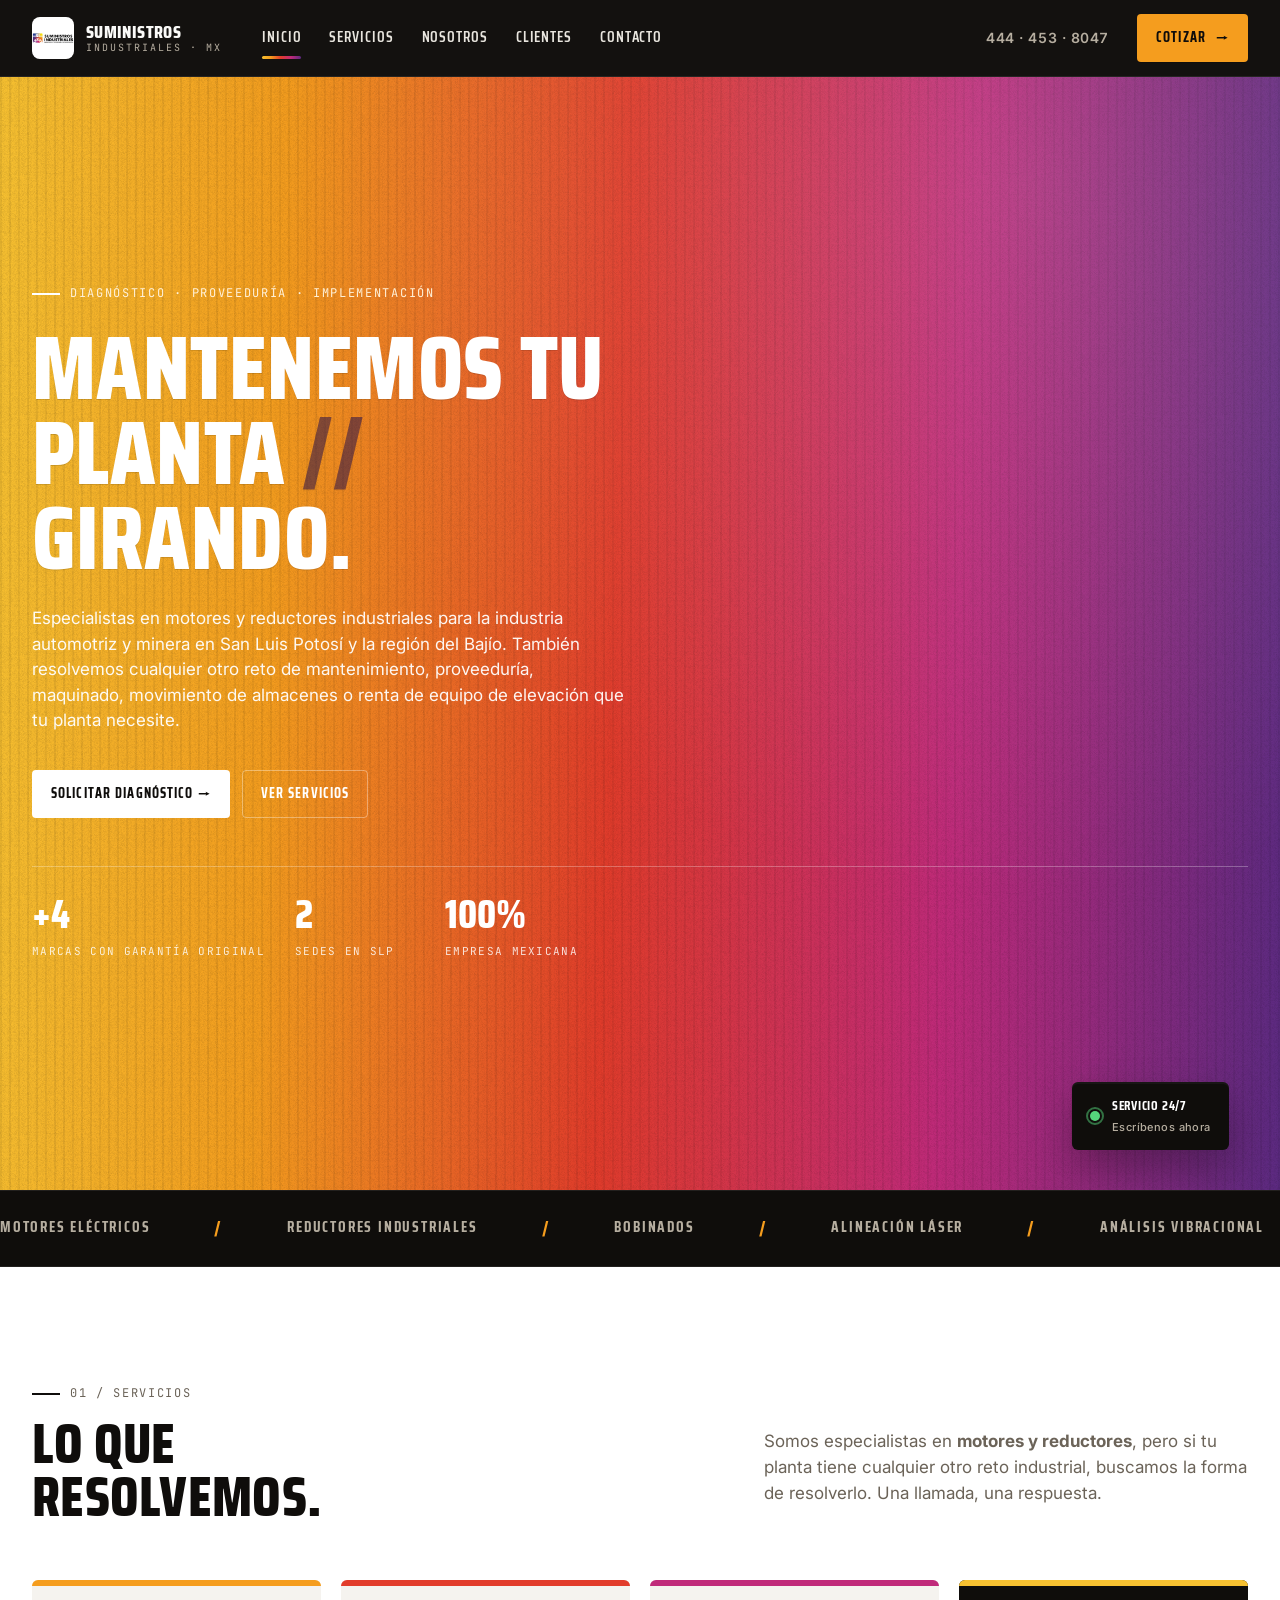
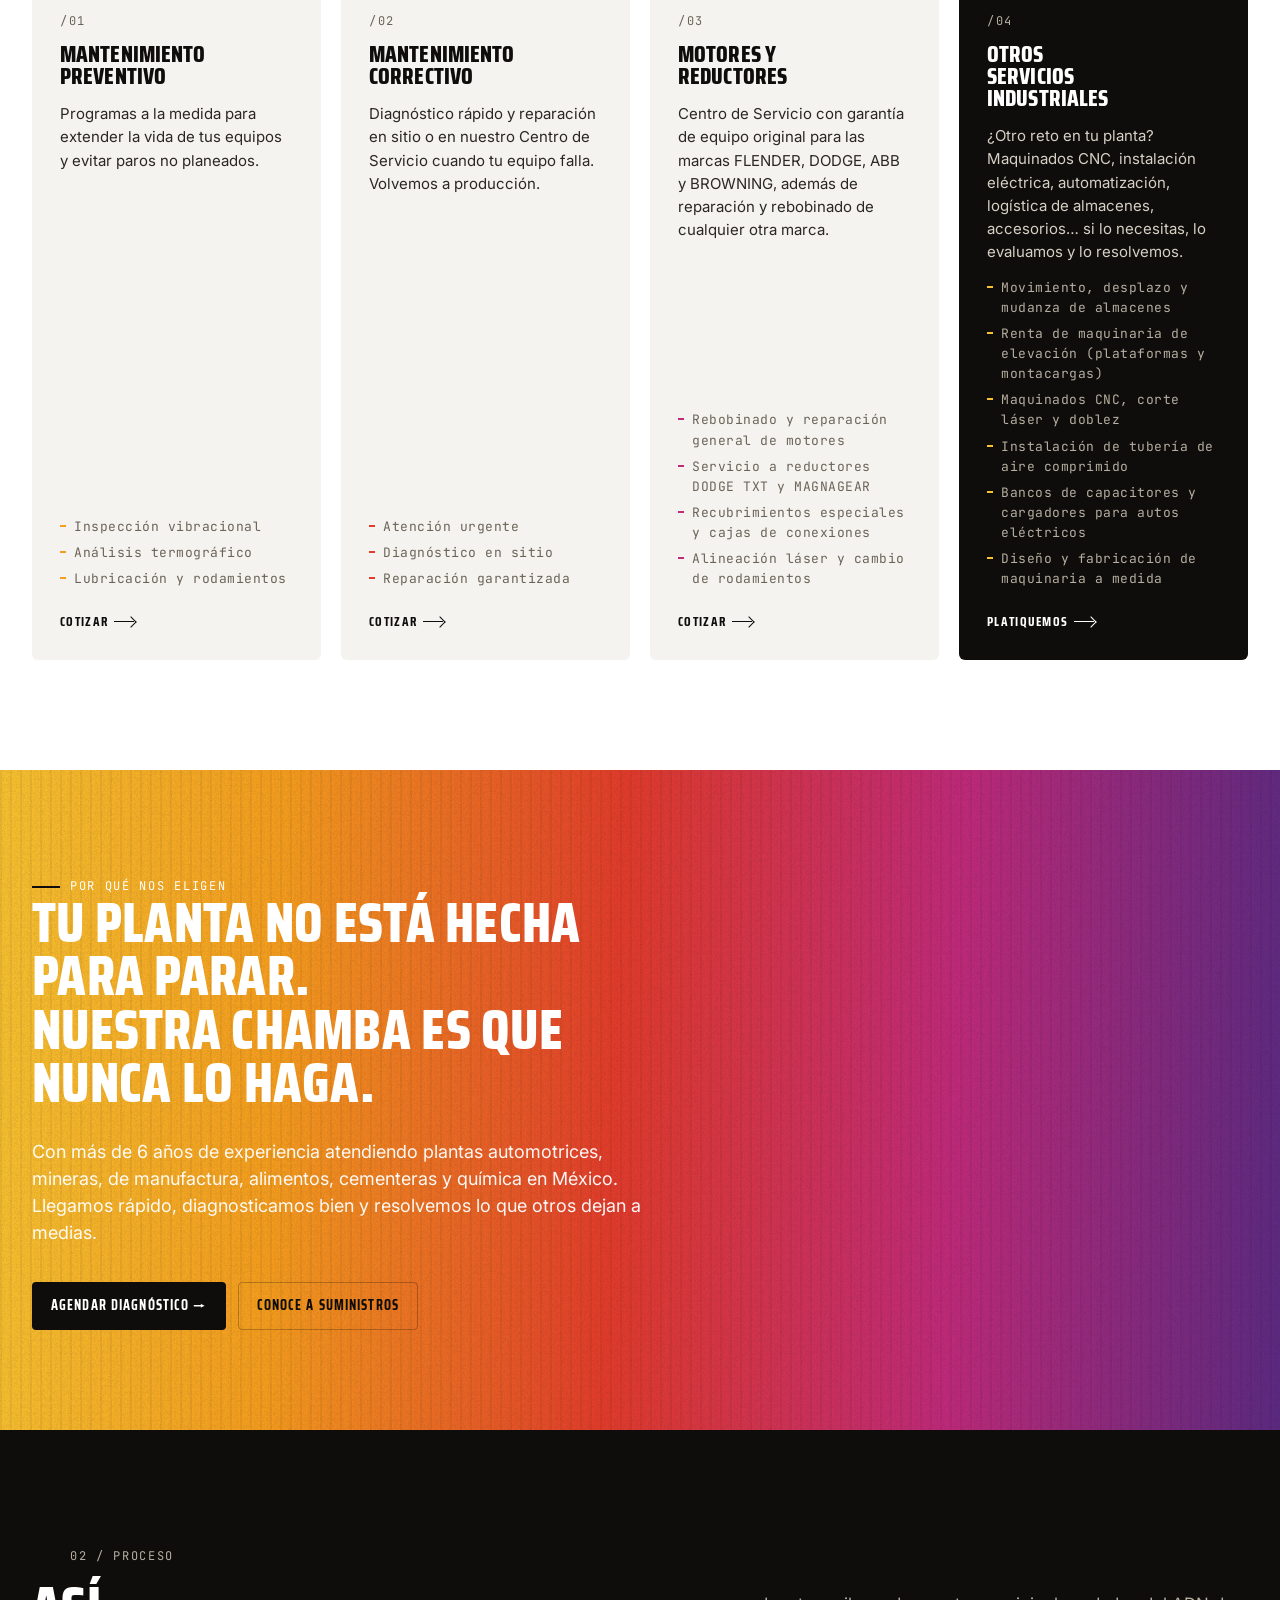
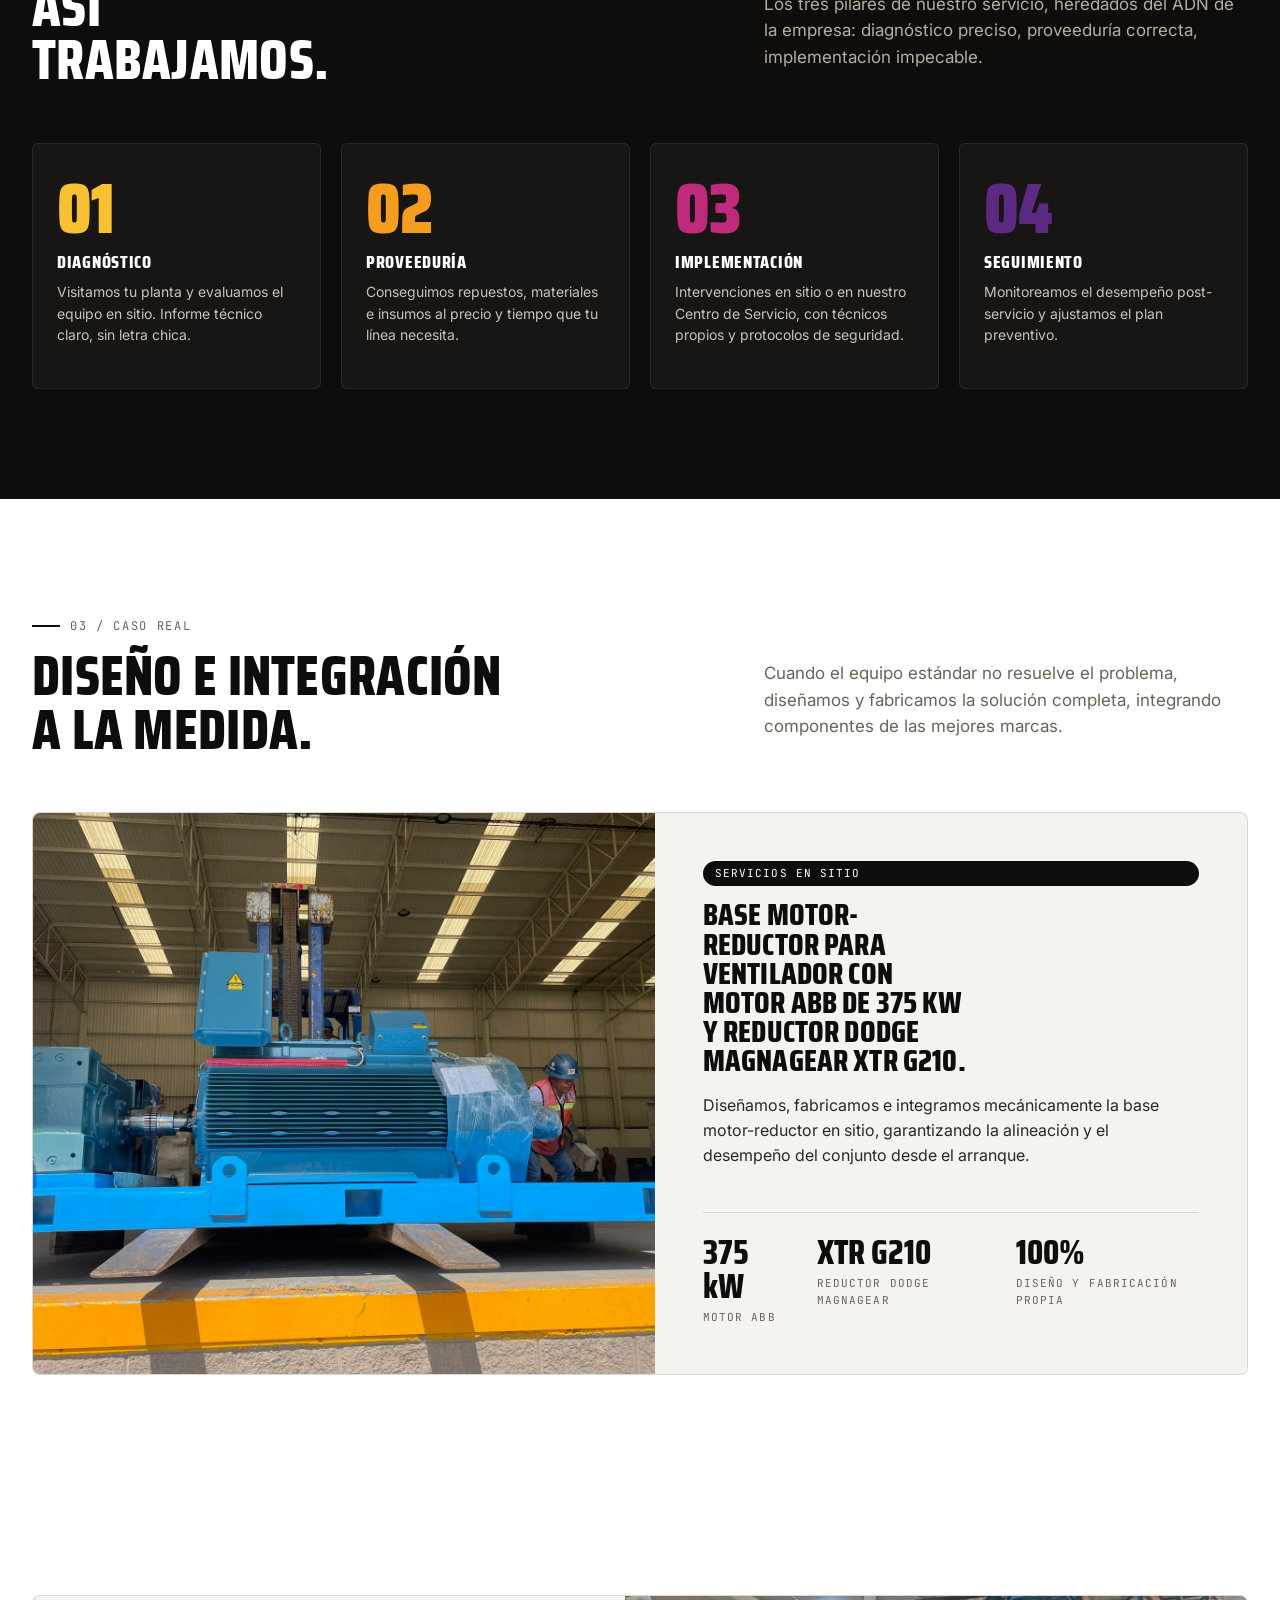
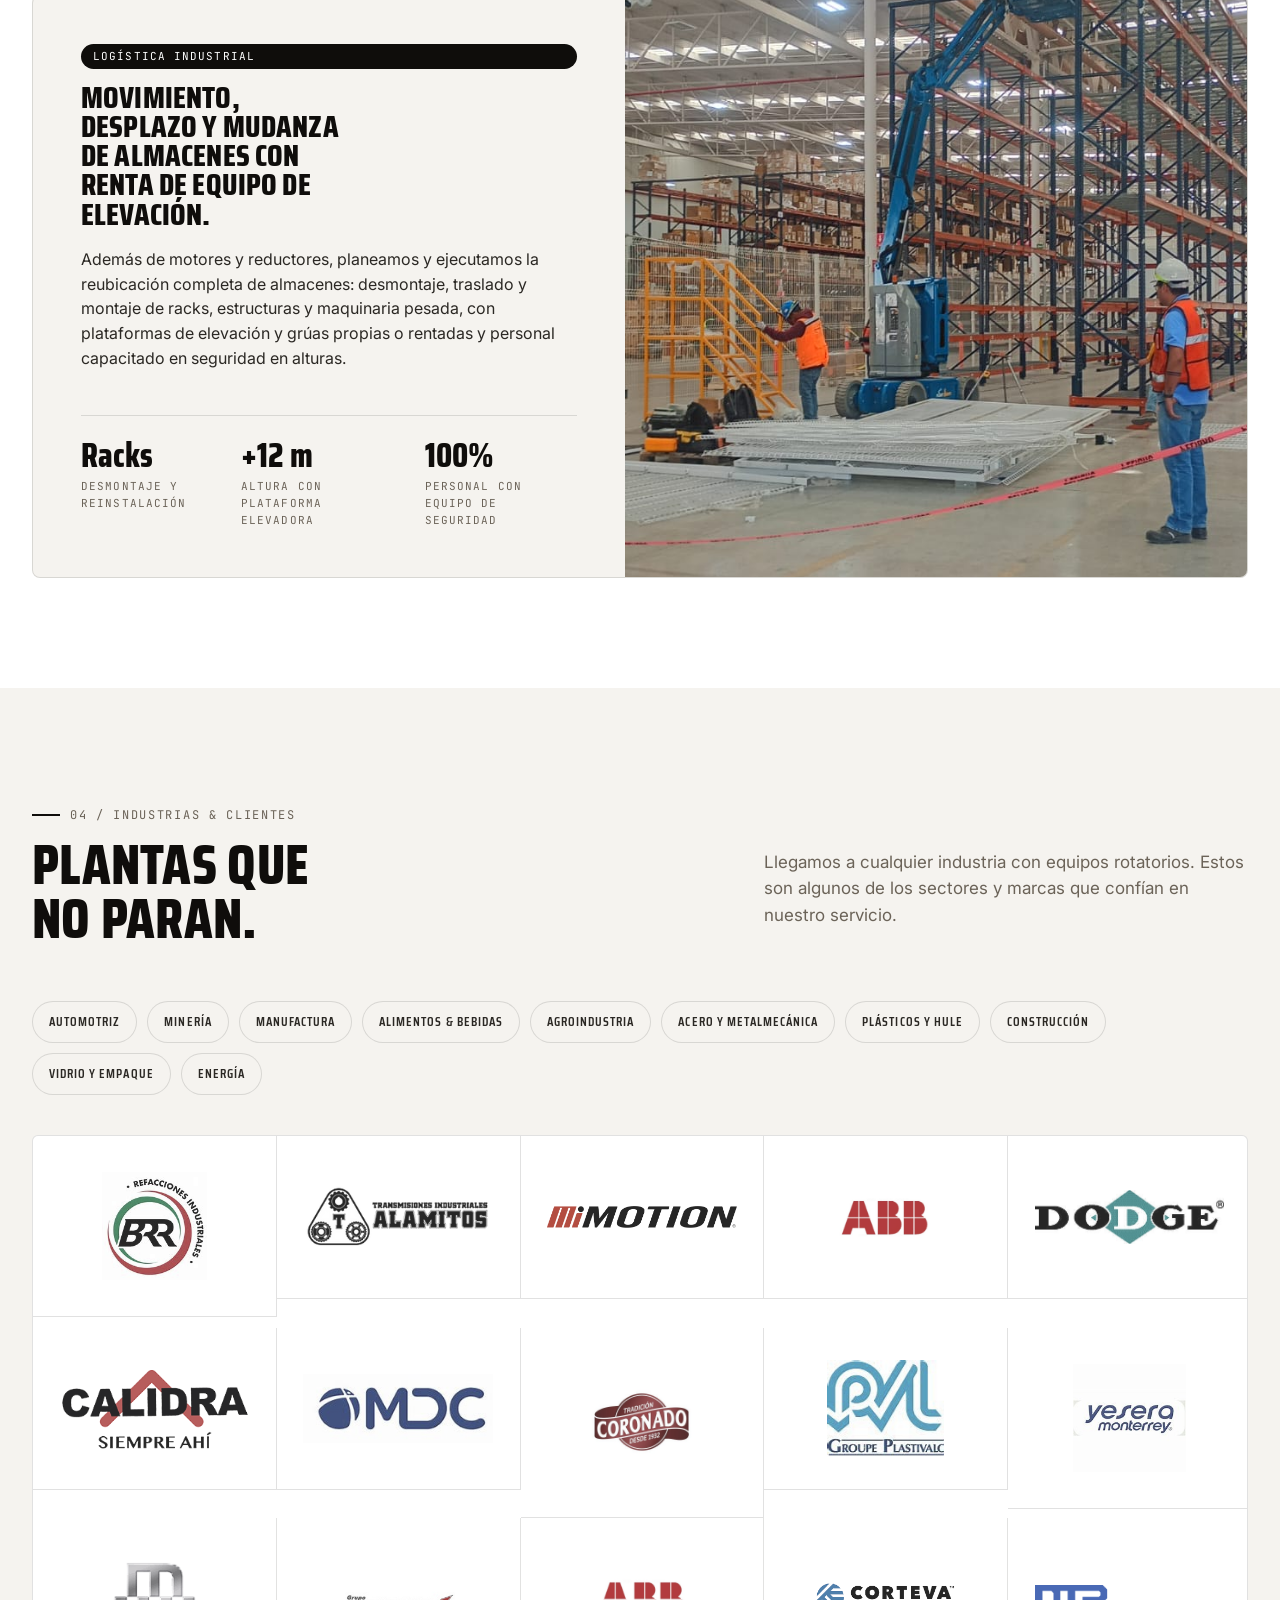
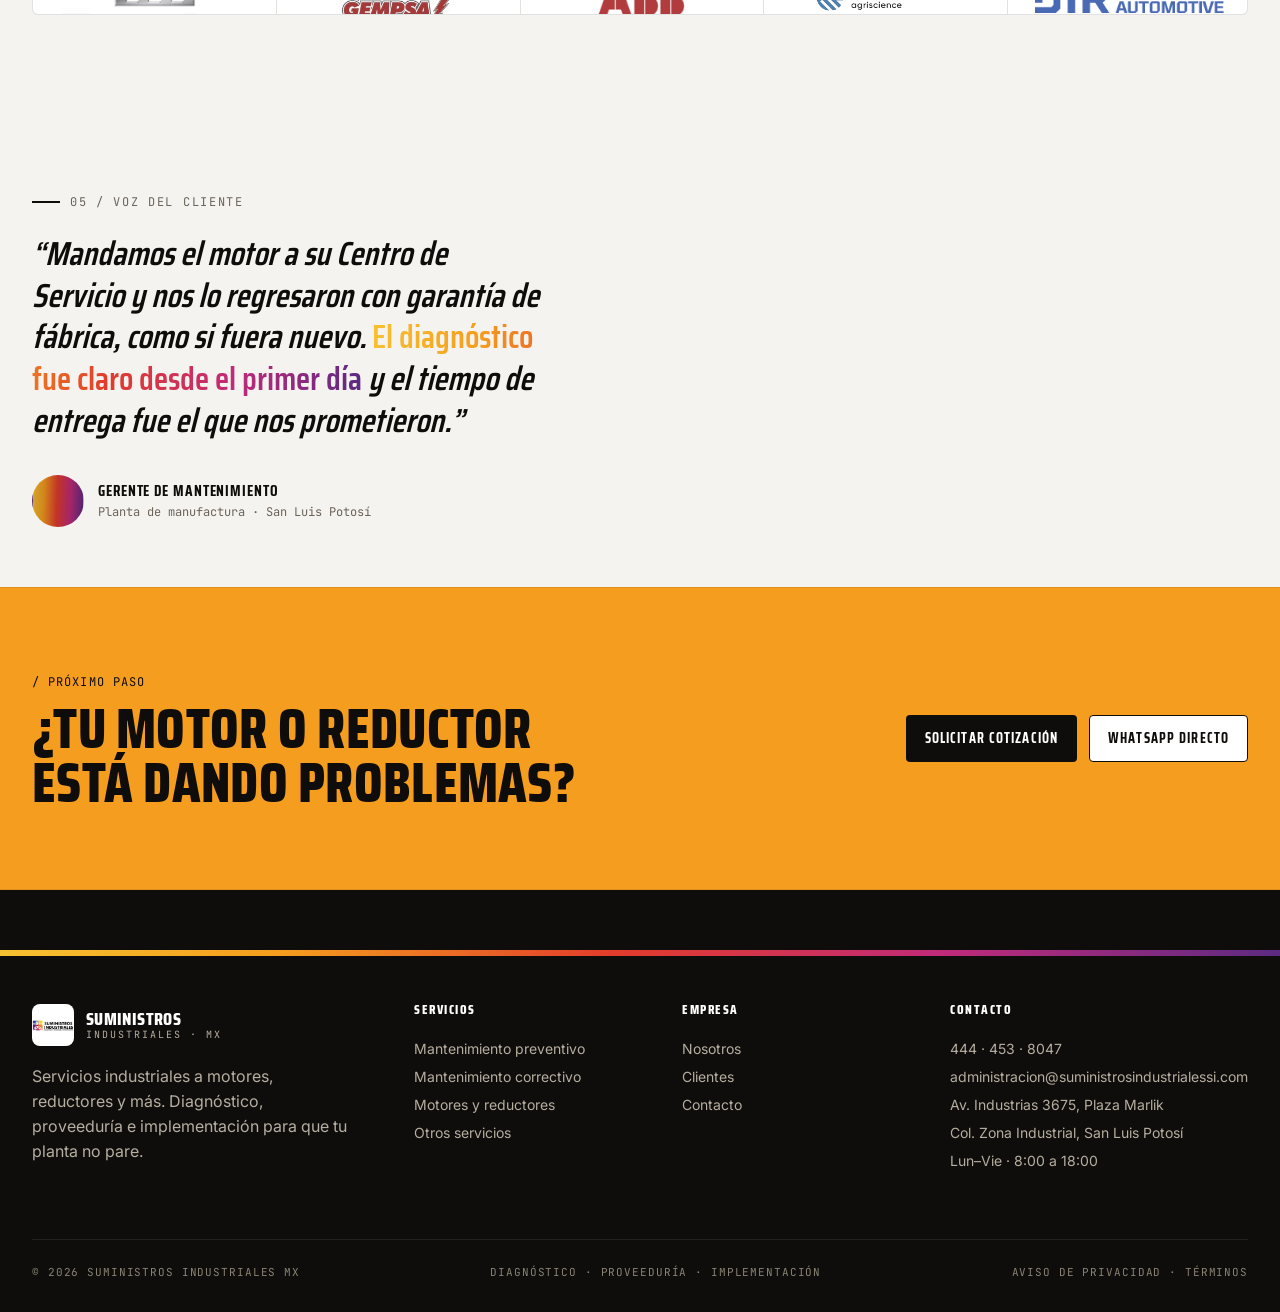
<file: Suministros Industriales.html>
<!doctype html>
<html lang="es">
<head>
<meta charset="utf-8" />
<meta name="viewport" content="width=device-width, initial-scale=1" />
<meta name="description" content="Diagnóstico y Proveeduría SI — Centro de Servicio para motores y reductores FLENDER, DODGE, ABB y BROWNING. Mantenimiento preventivo, correctivo, maquinados, movimiento de almacenes, renta de equipo de elevación y proveeduría industrial para los sectores automotriz, minero y más en San Luis Potosí." />
<title>Suministros Industriales (SI) — Centro de Servicio de motores y reductores en San Luis Potosí</title>
<link rel="preconnect" href="https://fonts.googleapis.com">
<link rel="preconnect" href="https://fonts.gstatic.com" crossorigin>
<link href="https://fonts.googleapis.com/css2?family=Saira+Condensed:wght@500;600;700;800;900&family=Inter:wght@400;500;600;700&family=JetBrains+Mono:wght@400;500&display=swap" rel="stylesheet">
<style>
  :root{
    --bg: #ffffff;
    --panel: #f5f3ef;
    --ink: #0f0d0b;
    --ink-soft:#2b2824;
    --muted: #6b6358;
    --rule: rgba(15,13,11,0.12);
    --c-yellow:#f7c131;
    --c-orange:#f59d1e;
    --c-red:#e23c2b;
    --c-magenta:#c02a7a;
    --c-purple:#5c2a82;
    --grad: linear-gradient(92deg, var(--c-yellow) 0%, var(--c-orange) 22%, var(--c-red) 48%, var(--c-magenta) 74%, var(--c-purple) 100%);
    --grad-soft: linear-gradient(92deg, rgba(247,193,49,0.18), rgba(192,42,122,0.18));
  }
  *{box-sizing:border-box}
  html,body{margin:0;padding:0}
  body{
    background: var(--bg); color: var(--ink);
    font-family: 'Inter', system-ui, -apple-system, Segoe UI, Roboto, sans-serif;
    font-size: 16px; line-height:1.55;
    -webkit-font-smoothing: antialiased;
  }
  img{max-width:100%; display:block}
  a{color:inherit; text-decoration:none}
  button{font:inherit; cursor:pointer}

  .h, h1,h2,h3,h4{
    font-family:'Saira Condensed', 'Inter', sans-serif;
    font-weight:800;
    letter-spacing:0.005em;
    text-transform:uppercase;
    line-height: 0.95;
    margin:0;
  }
  h1{font-size: clamp(52px, 7vw, 112px)}
  h2{font-size: clamp(36px, 4.4vw, 68px)}
  h3{font-size: clamp(22px, 1.8vw, 28px)}
  h4{font-size: 18px; letter-spacing:0.04em}

  .mono{font-family:'JetBrains Mono', monospace; font-size:12px; letter-spacing:0.09em; text-transform:uppercase; color:var(--muted)}
  .container{max-width:1320px; margin:0 auto; padding: 0 32px}
  .eyebrow{font-family:'JetBrains Mono', monospace; font-size:12px; letter-spacing:0.14em; text-transform:uppercase; color:var(--muted); display:inline-flex; align-items:center; gap:10px}
  .eyebrow::before{content:""; width:28px; height:2px; background:var(--ink)}

  /* ---------- NAV ---------- */
  .nav{
    position:sticky; top:0; z-index:50;
    background: rgba(15,13,11,0.98);
    color:#fafaf8;
    backdrop-filter: blur(10px);
    border-bottom: 1px solid rgba(255,255,255,0.08);
  }
  .nav-inner{
    display:flex; align-items:center; gap:28px;
    padding: 14px 32px; max-width: 1400px; margin:0 auto;
  }
  .logo{
    display:flex; align-items:center; gap:12px;
  }
  .logo-mark{
    width:42px; height:42px; border-radius:8px;
    object-fit:contain; display:block;
    background:#fff;
    box-shadow: inset 0 0 0 1px rgba(255,255,255,0.2);
  }
  .logo-text{line-height:1; display:flex; flex-direction:column}
  .logo-text .a{font-family:'Saira Condensed'; font-weight:800; font-size:18px; letter-spacing:0.02em; text-transform:uppercase}
  .logo-text .b{font-family:'JetBrains Mono', monospace; font-size:10px; letter-spacing:0.2em; color:#b6aea0; margin-top:2px; text-transform:uppercase}

  .nav-links{display:flex; gap:28px; margin-left:12px}
  .nav-links a{
    font-family:'Saira Condensed', sans-serif; font-weight:600;
    text-transform:uppercase; letter-spacing:0.06em; font-size:15px;
    color:#e9e6df; padding:6px 0; position:relative;
  }
  .nav-links a.active::after, .nav-links a:hover::after{
    content:""; position:absolute; left:0; right:0; bottom:-4px;
    height:3px; background:var(--grad); border-radius:2px;
  }
  .nav-spacer{flex:1}
  .nav-phone{font-family:'Inter', sans-serif; font-weight:600; font-size:14px; color:#b6aea0; letter-spacing:0.04em; font-variant-numeric:tabular-nums}
  .btn{
    display:inline-flex; align-items:center; gap:10px;
    padding:12px 18px;
    font-family:'Saira Condensed', sans-serif; font-weight:700;
    text-transform:uppercase; letter-spacing:0.08em; font-size:14px;
    border-radius: 4px;
    border: 1.5px solid transparent;
    transition: transform 0.15s ease, box-shadow 0.2s ease, background 0.2s ease;
    white-space:nowrap;
  }
  .btn:hover{transform: translateY(-1px)}
  .btn-primary{
    background: var(--c-orange); color: var(--ink);
    box-shadow: 0 1px 0 rgba(0,0,0,0.15);
  }
  .btn-primary:hover{background:#ffae33}
  .btn-dark{background: var(--ink); color:#fff}
  .btn-light{background:#fff; color:var(--ink)}
  .btn-ghost{background: transparent; color:#fff; border-color: rgba(255,255,255,0.35)}
  .btn-ghost:hover{background: rgba(255,255,255,0.08)}
  .btn-link{padding:0; background:none; color:inherit; letter-spacing:0.08em; border-bottom:2px solid currentColor; border-radius:0}

  .nav-mobile{display:none}

  /* ---------- HERO ---------- */
  .hero{
    position:relative;
    color:#fff;
    overflow:hidden;
    isolation:isolate;
    background: var(--ink);
  }
  .hero::before{
    content:""; position:absolute; inset:0;
    background: var(--grad);
    z-index:0;
  }
  .hero::after{
    content:""; position:absolute; inset:0; z-index:1;
    background:
      radial-gradient(ellipse at 80% 10%, rgba(255,255,255,0.12), transparent 50%),
      repeating-linear-gradient(90deg, rgba(0,0,0,0.06) 0 2px, transparent 2px 9px),
      url("data:image/svg+xml;utf8,<svg xmlns='http://www.w3.org/2000/svg' width='240' height='240'><filter id='n'><feTurbulence baseFrequency='0.85' numOctaves='2' seed='5'/><feColorMatrix values='0 0 0 0 0 0 0 0 0 0 0 0 0 0 0 0 0 0 0.16 0'/></filter><rect width='100%' height='100%' filter='url(%23n)'/></svg>");
    pointer-events:none;
  }
  .hero-inner{position:relative; z-index:2; padding: 90px 32px 120px; max-width:1400px; margin:0 auto}
  .hero .eyebrow{color:#fff1d8}
  .hero .eyebrow::before{background:#fff}
  .hero h1{
    color:#fff;
    text-shadow: 0 1px 0 rgba(0,0,0,0.12);
    margin-top:22px;
    max-width: 14ch;
  }
  .hero h1 .slash{color:#2a1148; opacity:0.55}
  .hero-sub{
    max-width: 54ch; margin-top:26px;
    font-size: clamp(17px, 1.2vw, 20px); color: rgba(255,255,255,0.94); line-height:1.5;
  }
  .hero-actions{display:flex; gap:12px; margin-top:36px; flex-wrap:wrap}
  .hero-meta{
    display:flex; gap:30px; margin-top:48px; padding-top:28px;
    border-top: 1px solid rgba(255,255,255,0.28); flex-wrap:wrap;
  }
  .hero-meta > div{min-width: 120px}
  .hero-meta .val{font-family:'Saira Condensed'; font-weight:800; font-size: 40px; color:#fff; line-height:1}
  .hero-meta .lbl{font-family:'JetBrains Mono', monospace; font-size:11px; letter-spacing:0.12em; text-transform:uppercase; color:rgba(255,255,255,0.82); margin-top:8px}

  /* Floating tag */
  .hero-tag{
    position:absolute; right: 4vw; bottom: 40px; z-index:3;
    background: var(--ink); color:#fff;
    padding: 14px 18px; border-radius: 6px;
    font-family:'Saira Condensed'; font-weight:700; text-transform:uppercase;
    letter-spacing:0.06em; font-size:13px;
    box-shadow: 0 18px 40px rgba(0,0,0,0.28), 0 2px 0 rgba(255,255,255,0.04) inset;
    display:flex; align-items:center; gap:12px;
    max-width: 320px;
  }
  .hero-tag .pulse{
    width:10px; height:10px; border-radius:50%; background:#55d67c; position:relative;
  }
  .hero-tag .pulse::before{
    content:""; position:absolute; inset:-4px; border-radius:50%; border:2px solid #55d67c; opacity:0.5;
    animation: pulse 1.8s ease-out infinite;
  }
  @keyframes pulse{0%{transform:scale(0.7); opacity:0.6}100%{transform:scale(1.8); opacity:0}}
  .hero-tag small{font-family:'Inter'; font-weight:500; font-size:11px; color:#b6aea0; letter-spacing:0.04em; text-transform:none; display:block; margin-top:2px}

  /* ---------- MARQUEE ---------- */
  .marquee{
    background: var(--ink); color:#b6aea0;
    border-top: 1px solid rgba(255,255,255,0.08);
    border-bottom: 1px solid rgba(255,255,255,0.08);
    overflow:hidden; position:relative;
  }
  .marquee-track{
    display:flex; gap:64px; padding: 22px 0;
    animation: slide 45s linear infinite;
    white-space:nowrap;
    font-family:'Saira Condensed', sans-serif; font-weight:700;
    letter-spacing:0.12em; text-transform:uppercase; font-size:15px;
  }
  .marquee-track span{display:inline-flex; align-items:center; gap:64px}
  .marquee-track .sep{color:var(--c-orange); font-size:20px}
  @keyframes slide{from{transform:translateX(0)}to{transform:translateX(-50%)}}

  /* ---------- SECTIONS ---------- */
  section{padding: 110px 0}
  .sec-head{display:flex; align-items:flex-end; justify-content:space-between; gap:40px; flex-wrap:wrap; margin-bottom:56px}
  .sec-head .title h2{margin-top:14px; max-width: 18ch}
  .sec-head .meta{max-width: 44ch; color:var(--muted); font-size:17px}

  /* Services */
  .svc-grid{
    display:grid; grid-template-columns: repeat(4, 1fr); gap: 20px;
  }
  .svc{
    background: var(--panel);
    border-radius: 6px;
    padding: 32px 28px 28px;
    min-height: 340px;
    display:flex; flex-direction:column;
    position:relative; overflow:hidden;
    transition: transform 0.25s ease;
  }
  .svc:hover{transform: translateY(-4px)}
  .svc::before{
    content:""; position:absolute; inset: 0 0 auto 0; height:6px;
    background: var(--bar, var(--c-orange));
  }
  .svc .num{
    font-family:'JetBrains Mono', monospace; font-size:12px; color: var(--muted);
    letter-spacing:0.14em;
  }
  .svc h3{margin-top:14px; max-width: 12ch; color: var(--ink)}
  .svc p{color: var(--ink-soft); font-size:15px; flex:1; margin: 14px 0 0}
  .svc ul{margin: 14px 0 0; padding:0; list-style:none; display:flex; flex-direction:column; gap:6px}
  .svc ul li{font-size:13px; color:var(--muted); font-family:'JetBrains Mono', monospace; letter-spacing:0.04em; padding-left:14px; position:relative}
  .svc ul li::before{content:""; position:absolute; left:0; top:8px; width:6px; height:2px; background:var(--bar)}
  .svc .foot{display:flex; align-items:center; justify-content:space-between; margin-top:22px}
  .svc .more{
    font-family:'Saira Condensed', sans-serif; font-weight:700; text-transform:uppercase;
    font-size:13px; letter-spacing:0.1em; color:var(--ink);
    display:inline-flex; align-items:center; gap:6px;
  }
  .svc .more .arrow{width:20px; height:1.5px; background:var(--ink); position:relative; transition: width 0.2s}
  .svc .more .arrow::after{content:""; position:absolute; right:-1px; top:-3px; width:7px; height:7px; border-top:1.5px solid var(--ink); border-right:1.5px solid var(--ink); transform:rotate(45deg)}
  .svc:hover .more .arrow{width:30px}
  .svc.dark{background: var(--ink); color:#fff}
  .svc.dark .num{color:#b6aea0}
  .svc.dark h3{color:#fff}
  .svc.dark p{color:#d6d0c4}
  .svc.dark .more{color:#fff}
  .svc.dark .more .arrow{background:#fff}
  .svc.dark .more .arrow::after{border-color:#fff}
  .svc.dark ul li{color:#b6aea0}

  /* Manifesto */
  .manifesto{
    background: var(--grad);
    color:#fff; text-align:left; padding:100px 0;
    position:relative; overflow:hidden;
  }
  .manifesto::after{
    content:""; position:absolute; inset:0;
    background: repeating-linear-gradient(90deg, rgba(0,0,0,0.05) 0 2px, transparent 2px 10px),
      url("data:image/svg+xml;utf8,<svg xmlns='http://www.w3.org/2000/svg' width='240' height='240'><filter id='n'><feTurbulence baseFrequency='0.85' numOctaves='2'/><feColorMatrix values='0 0 0 0 0 0 0 0 0 0 0 0 0 0 0 0 0 0 0.14 0'/></filter><rect width='100%' height='100%' filter='url(%23n)'/></svg>");
    pointer-events:none;
  }
  .manifesto .container{position:relative; z-index:2}
  .manifesto h2{color:#fff; max-width: 22ch}
  .manifesto .lead{max-width: 56ch; margin-top: 28px; font-size: 18px; color: rgba(255,255,255,0.95); line-height:1.5}

  /* Process */
  .process{background:var(--ink); color:#fff}
  .process h2{color:#fff}
  .process .mono{color:#b6aea0}
  .process-grid{display:grid; grid-template-columns:repeat(4, 1fr); gap:20px; margin-top: 40px}
  .step{
    background: rgba(255,255,255,0.04);
    border: 1px solid rgba(255,255,255,0.08);
    padding: 28px 24px; border-radius: 6px;
    position:relative;
  }
  .step .n{font-family:'Saira Condensed'; font-weight:900; font-size: 72px; color: var(--accent, var(--c-orange)); line-height:1; letter-spacing:-0.02em}
  .step h4{color:#fff; margin-top:10px; text-transform:uppercase}
  .step p{color:#c9c3b7; font-size:14px; margin-top:10px}

  /* Case card */
  .case{
    display:grid; grid-template-columns: 1.05fr 1fr; gap:0;
    border-radius: 8px; overflow:hidden; background: var(--panel);
    border: 1px solid var(--rule);
  }
  .case-img{
    background: linear-gradient(180deg, #2a241c, #0e0c09); position:relative; min-height:440px; color:#7d7162;
    display:grid; place-items:center;
  }
  .case-img .ph{
    position:absolute; inset:20px; border:1px dashed rgba(255,255,255,0.16);
    border-radius:4px;
    display:grid; place-items:center;
    font-family:'JetBrains Mono', monospace; font-size:12px; letter-spacing:0.1em; text-align:center;
    color:#8c8170;
  }
  .case-body{padding:48px; display:flex; flex-direction:column; justify-content:center}
  .case-body .tag{display:inline-block; background: var(--ink); color:#fff; padding:4px 12px; border-radius:999px; font-family:'JetBrains Mono', monospace; font-size:11px; letter-spacing:0.1em; text-transform:uppercase}
  .case-body h3{font-size: clamp(26px, 2.4vw, 38px); margin-top:14px; max-width: 18ch}
  .case-body p{margin-top:18px; color:var(--ink-soft); font-size:16px}
  .case-stats{display:flex; gap:36px; margin-top:28px; border-top:1px solid var(--rule); padding-top:22px}
  .case-stats .val{font-family:'Saira Condensed'; font-weight:800; font-size:34px; color:var(--ink); line-height:1}
  .case-stats .lbl{font-family:'JetBrains Mono', monospace; font-size:11px; letter-spacing:0.1em; text-transform:uppercase; color:var(--muted); margin-top:6px}

  /* Industries */
  .industries{display:flex; flex-wrap:wrap; gap:10px}
  .industries .chip{
    padding: 10px 16px; border-radius: 999px; border: 1.5px solid var(--rule);
    font-family:'Saira Condensed'; font-weight:600; text-transform:uppercase; font-size:13px; letter-spacing:0.08em;
    background: var(--panel);
    color: var(--ink-soft);
    cursor: default;
  }

  /* Clients grid */
  .clients-grid{
    display:grid; grid-template-columns: repeat(6, 1fr);
    border: 1px solid var(--rule); border-radius: 6px; overflow:hidden; background:#fff;
  }
  .clients-grid .cell{
    aspect-ratio: 3/2; display:grid; place-items:center;
    border-right:1px solid var(--rule); border-bottom:1px solid var(--rule);
    font-family:'Saira Condensed', sans-serif; font-weight:700; text-transform:uppercase;
    color:var(--ink-soft); font-size:15px; letter-spacing:0.1em;
    transition: background 0.15s;
  }
  .clients-grid .cell:hover{background: var(--panel); color: var(--ink)}
  .clients-grid .cell:nth-child(6n){border-right:none}
  .clients-grid .cell:nth-last-child(-n+6){border-bottom:none}
  .clients-grid .cell img, .clients-featured .cell img{
    max-width:78%; max-height:60%; object-fit:contain;
    filter: grayscale(0.45) opacity(0.85); transition: filter 0.2s ease;
  }
  .clients-grid .cell:hover img, .clients-featured .cell:hover img{filter:grayscale(0) opacity(1)}

  /* Testimonial */
  .testi{
    background: var(--panel); padding: 60px 0; border-radius:0;
  }
  .testi-quote{
    font-family:'Saira Condensed'; font-weight:600; font-style:italic;
    font-size: clamp(26px, 2.6vw, 42px); line-height:1.25; max-width: 32ch; color:var(--ink);
    text-transform:none; letter-spacing:0;
  }
  .testi-quote .accent{background: var(--grad); -webkit-background-clip:text; background-clip:text; color:transparent; font-style:normal}
  .testi-cite{display:flex; align-items:center; gap:14px; margin-top: 30px}
  .avatar{width:52px; height:52px; border-radius:50%; background: var(--grad); border: 1px solid var(--rule); position:relative; overflow:hidden}
  .avatar::after{content:""; position:absolute; inset:0; background:#0f0d0b; opacity:0.15}
  .testi-cite .name{font-family:'Saira Condensed'; font-weight:700; text-transform:uppercase; font-size:15px; letter-spacing:0.06em}
  .testi-cite .role{font-family:'JetBrains Mono', monospace; font-size:12px; color:var(--muted)}

  /* Final CTA */
  .final-cta{
    padding: 80px 0; background: var(--c-orange); color: var(--ink);
    border-top: 1px solid rgba(0,0,0,0.08); border-bottom: 1px solid rgba(0,0,0,0.08);
  }
  .final-cta-inner{display:flex; align-items:center; justify-content:space-between; gap:40px; flex-wrap:wrap}
  .final-cta h2{max-width: 22ch}

  /* Footer */
  footer{background: var(--ink); color:#d6d0c4; padding: 60px 0 30px}
  footer .strip{height:6px; background: var(--grad); margin-bottom: 48px}
  .footer-grid{display:grid; grid-template-columns: 1.5fr 1fr 1fr 1fr; gap: 40px}
  footer h4{color:#fff; text-transform:uppercase; font-size:13px; letter-spacing:0.12em; margin-bottom: 18px}
  footer a, footer li{font-family:'Inter'; font-size:14px; color:#b6aea0; line-height:2}
  footer a:hover{color:#fff}
  footer ul{list-style:none; padding:0; margin:0}
  .footer-legal{
    display:flex; justify-content:space-between; align-items:center; flex-wrap:wrap; gap:20px;
    margin-top: 60px; padding-top: 24px; border-top:1px solid rgba(255,255,255,0.08);
    font-family:'JetBrains Mono', monospace; font-size:11px; letter-spacing:0.08em; color:#8a8273; text-transform:uppercase;
  }

  /* ---------- SUB PAGES ---------- */
  .page-hero{
    background: var(--ink); color:#fff; padding: 100px 0 70px; position:relative; overflow:hidden;
  }
  .page-hero::after{
    content:""; position:absolute; left:0; right:0; bottom:0; height:6px; background:var(--grad);
  }
  .page-hero .eyebrow{color:#f5c886}
  .page-hero .eyebrow::before{background:#f5c886}
  .page-hero h1{font-size: clamp(48px, 6vw, 96px); max-width: 16ch; margin-top:18px}
  .page-hero p{max-width: 60ch; color: #d6d0c4; font-size:18px; margin-top:22px}

  .about-grid{display:grid; grid-template-columns: 1fr 1fr; gap: 60px; align-items:center}
  .about-img{
    background: linear-gradient(180deg, #2a241c, #0e0c09);
    min-height: 460px; border-radius:8px; position:relative; overflow:hidden;
    color:#7d7162;
  }
  .about-img::after{
    content:""; position:absolute; inset:14px; border:1px dashed rgba(255,255,255,0.18); border-radius:4px;
  }
  .about-img.has-photo::after{display:none}
  .about-img .ph{position:absolute; left:50%; top:50%; transform:translate(-50%,-50%); font-family:'JetBrains Mono', monospace; font-size:12px; letter-spacing:0.14em; text-align:center}

  .values{display:grid; grid-template-columns:repeat(4, 1fr); gap:16px; margin-top: 40px}
  .value{
    background: var(--panel); padding: 28px; border-radius: 6px; min-height: 180px;
    position:relative; overflow:hidden;
  }
  .value::before{content:""; position:absolute; top:0; left:0; right:0; height:4px; background:var(--vc, var(--c-orange))}
  .value h4{text-transform:uppercase; color: var(--ink)}
  .value p{font-size:14px; color:var(--ink-soft); margin-top:10px}

  .team{display:grid; grid-template-columns:repeat(4, 1fr); gap:18px; margin-top: 40px}
  .person .ph{
    aspect-ratio: 3/4; background: linear-gradient(180deg, #1f1b16, #0e0c09); border-radius:6px;
    display:grid; place-items:center; color:#7d7162;
    font-family:'JetBrains Mono', monospace; font-size:11px; letter-spacing:0.1em;
    position:relative; overflow:hidden;
  }
  .person .ph::after{content:""; position:absolute; inset:12px; border:1px dashed rgba(255,255,255,0.18); border-radius:3px}
  .person .name{font-family:'Saira Condensed'; font-weight:800; text-transform:uppercase; letter-spacing:0.04em; font-size:17px; margin-top:14px}
  .person .role{font-family:'JetBrains Mono', monospace; font-size:11px; color:var(--muted); margin-top:4px; letter-spacing:0.08em; text-transform:uppercase}

  /* Clients page */
  .clients-featured{display:grid; grid-template-columns: repeat(5, 1fr); border:1px solid var(--rule); border-radius:8px; overflow:hidden; background:#fff}
  .clients-featured .cell{aspect-ratio: 3/2; display:grid; place-items:center; border-right:1px solid var(--rule); border-bottom:1px solid var(--rule); font-family:'Saira Condensed'; font-weight:700; color:var(--ink-soft); font-size:16px; text-transform:uppercase; letter-spacing:0.1em}
  .clients-featured .cell:nth-child(5n){border-right:none}
  .clients-featured .cell:nth-last-child(-n+5){border-bottom:none}

  .case-cards{display:grid; grid-template-columns:repeat(3, 1fr); gap:20px; margin-top:30px}
  .case-card{
    background:#fff; border:1px solid var(--rule); border-radius:8px; overflow:hidden;
    display:flex; flex-direction:column;
  }
  .case-card .img{
    aspect-ratio: 3/2; background: linear-gradient(180deg, #2a241c, #0e0c09); position:relative;
    display:grid; place-items:center; color:#7d7162; font-family:'JetBrains Mono', monospace; font-size:11px; letter-spacing:0.1em;
  }
  .case-card .img::after{content:""; position:absolute; inset:12px; border:1px dashed rgba(255,255,255,0.18); border-radius:3px}
  .case-card .img.has-photo{background-size:cover; background-position:center}
  .case-card .img.has-photo::after{display:none}
  .case-card .body{padding:22px 22px 24px; flex:1; display:flex; flex-direction:column}
  .case-card .tag{display:inline-block; padding:3px 10px; border-radius:999px; background:var(--panel); font-family:'JetBrains Mono', monospace; font-size:10px; letter-spacing:0.1em; text-transform:uppercase; color:var(--ink-soft); align-self:flex-start}
  .case-card h3{font-size:20px; margin:12px 0 0; text-transform:none; font-weight:700; letter-spacing:0; font-family:'Inter'; line-height:1.3}
  .case-card p{font-size:14px; color:var(--muted); margin:10px 0 0; flex:1}
  .case-card .link{margin-top:16px; font-family:'Saira Condensed'; font-weight:700; text-transform:uppercase; font-size:13px; letter-spacing:0.1em; color:var(--ink); display:inline-flex; gap:6px; align-items:center}

  /* Contact */
  .contact-grid{display:grid; grid-template-columns: 1.2fr 1fr; gap:0; border:1px solid var(--rule); border-radius:10px; overflow:hidden; background:#fff}
  .contact-form{padding:50px; border-right:1px solid var(--rule)}
  .contact-form h2{margin-bottom:16px}
  .field{display:flex; flex-direction:column; gap:6px; margin-bottom:18px}
  .field label{font-family:'JetBrains Mono', monospace; font-size:11px; letter-spacing:0.12em; text-transform:uppercase; color:var(--muted)}
  .field input, .field select, .field textarea{
    font: inherit; font-size:15px; color:var(--ink);
    border: 1px solid var(--rule); background:#fff;
    padding: 12px 14px; border-radius: 4px;
    width:100%;
    transition: border 0.15s;
  }
  .field input:focus, .field select:focus, .field textarea:focus{outline:none; border-color:var(--ink); box-shadow: 0 0 0 3px rgba(245,157,30,0.18)}
  .field-row{display:grid; grid-template-columns:1fr 1fr; gap:16px}
  .field textarea{min-height: 120px; resize:vertical}

  .contact-side{padding:50px; background: var(--panel)}
  .contact-card{
    background:#fff; border-radius: 6px; padding: 22px; border:1px solid var(--rule); margin-top:16px;
    display:flex; gap:14px; align-items:flex-start;
  }
  .contact-card .ic{
    width:44px; height:44px; border-radius:6px; background: var(--ic, var(--c-orange));
    display:grid; place-items:center; color:#fff; font-family:'Saira Condensed'; font-weight:800; font-size:22px; flex-shrink:0;
  }
  .contact-card h4{font-size:15px; text-transform:uppercase}
  .contact-card p{font-size:13px; color:var(--muted); margin:4px 0 0}
  .contact-card a{color:var(--ink); font-weight:600; border-bottom: 1px solid var(--rule)}

  /* ---------- Page routing ---------- */
  .page{display:none}
  .page.active{display:block}

  /* ---------- Tweaks panel ---------- */
  .tweaks-panel{
    position:fixed; right:20px; bottom:20px; z-index:120;
    width:300px; max-height:75vh; overflow-y:auto;
    background:#fff; border:1px solid var(--rule); border-radius:10px;
    box-shadow: 0 24px 60px rgba(0,0,0,0.18);
    padding:18px; display:none;
  }
  .tweaks-panel.on{display:block}
  .tweaks-panel h4{margin:0 0 4px; font-size:15px; text-transform:uppercase}
  .tweaks-panel label{display:block; font-family:'JetBrains Mono', monospace; font-size:10px; letter-spacing:0.1em; text-transform:uppercase; color:var(--muted); margin: 14px 0 6px}
  .tweaks-panel .opts{display:flex; flex-wrap:wrap; gap:6px}
  .tweaks-panel .opt{
    padding: 6px 10px; border:1.5px solid var(--rule); border-radius:4px; background:#fff;
    font-family:'Saira Condensed'; font-weight:700; text-transform:uppercase; font-size:12px; letter-spacing:0.06em;
    color:var(--ink); cursor:pointer;
  }
  .tweaks-panel .opt.on{background:var(--ink); color:#fff; border-color:var(--ink)}
  .tweaks-panel input[type=text]{
    width:100%; padding:6px 10px; border:1px solid var(--rule); border-radius:4px;
    font: inherit; font-size:13px;
  }

  /* ---------- Responsive ---------- */
  @media (max-width: 980px){
    .nav-links, .nav-phone{display:none}
    .svc-grid, .clients-grid, .process-grid, .values, .team{grid-template-columns:repeat(2,1fr)}
    .clients-grid .cell:nth-child(6n){border-right:1px solid var(--rule)}
    .clients-grid .cell:nth-child(2n){border-right:none}
    .case{grid-template-columns:1fr}
    .case-img{min-height:300px}
    .contact-grid{grid-template-columns:1fr}
    .contact-form{border-right:none; border-bottom:1px solid var(--rule); padding:32px}
    .contact-side{padding:32px}
    .about-grid{grid-template-columns:1fr}
    .footer-grid{grid-template-columns:1fr 1fr}
    .clients-featured{grid-template-columns:repeat(3,1fr)}
    .clients-featured .cell:nth-child(5n){border-right:1px solid var(--rule)}
    .clients-featured .cell:nth-child(3n){border-right:none}
    .case-cards{grid-template-columns:1fr}
    section{padding: 70px 0}
    .hero-inner{padding: 60px 24px 100px}
    .hero-tag{right: 20px; bottom: 20px}
  }
  @media (max-width: 560px){
    .svc-grid, .clients-grid, .process-grid, .values, .team, .footer-grid{grid-template-columns:1fr}
    .clients-grid .cell{border-right:none !important}
    .field-row{grid-template-columns:1fr}
  }

</style>
</head>
<body>

<!-- ======================= NAV ======================= -->
<header class="nav" data-screen-label="nav">
  <div class="nav-inner">
    <a href="#home" class="logo" data-route="home">
      <img src="logo_SI.jpg" class="logo-mark" alt="SI" style="object-fit:contain;background:#fff;">
      <span class="logo-text">
        <span class="a">Suministros</span>
        <span class="b">Industriales · MX</span>
      </span>
    </a>
    <nav class="nav-links">
      <a href="#home" data-route="home" class="active">Inicio</a>
      <a href="#servicios" data-scroll="servicios">Servicios</a>
      <a href="#nosotros" data-route="nosotros">Nosotros</a>
      <a href="#clientes" data-route="clientes">Clientes</a>
      <a href="#contacto" data-route="contacto">Contacto</a>
    </nav>
    <span class="nav-spacer"></span>
    <span class="nav-phone" data-tw="phone_val">444 · 453 · 8047</span>
    <a href="#contacto" data-route="contacto" class="btn btn-primary">Cotizar<span>→</span></a>
  </div>
</header>

<!-- ======================= HOME ======================= -->
<main class="page active" data-page="home" data-screen-label="01 Home">

  <section class="hero" data-screen-label="Hero">
    <div class="hero-inner">
      <span class="eyebrow">Diagnóstico · Proveeduría · Implementación</span>
      <h1 data-tw="hero_title">Mantenemos tu<br>planta <span class="slash">//</span><br>girando.</h1>
      <p class="hero-sub" data-tw="hero_sub">Especialistas en motores y reductores industriales para la industria automotriz y minera en San Luis Potosí y la región del Bajío. También resolvemos cualquier otro reto de mantenimiento, proveeduría, maquinado, movimiento de almacenes o renta de equipo de elevación que tu planta necesite.</p>
      <div class="hero-actions">
        <a href="#contacto" data-route="contacto" class="btn btn-light">Solicitar diagnóstico →</a>
        <a href="#servicios" data-scroll="servicios" class="btn btn-ghost">Ver servicios</a>
      </div>
      <div class="hero-meta">
        <div><div class="val" data-tw="stat2_val">+4</div><div class="lbl" data-tw="stat2_lbl">marcas con garantía original</div></div>
        <div><div class="val" data-tw="stat3_val">2</div><div class="lbl" data-tw="stat3_lbl">sedes en SLP</div></div>
        <div><div class="val" data-tw="stat4_val">100%</div><div class="lbl" data-tw="stat4_lbl">empresa mexicana</div></div>
      </div>
    </div>
    <div class="hero-tag">
      <span class="pulse"></span>
      <span>
        <span data-tw="cta_dock">Servicio 24/7</span>
        <small>Escríbenos ahora</small>
      </span>
    </div>
  </section>

  <!-- Marquee -->
  <div class="marquee" aria-hidden="true">
    <div class="marquee-track">
      <span>Motores eléctricos <span class="sep">/</span> Reductores industriales <span class="sep">/</span> Bobinados <span class="sep">/</span> Alineación láser <span class="sep">/</span> Análisis vibracional <span class="sep">/</span> Proveeduría de repuestos <span class="sep">/</span> Rodamientos <span class="sep">/</span> Acoples <span class="sep">/</span> Bombas <span class="sep">/</span> Ventiladores <span class="sep">/</span> Mudanza de almacenes <span class="sep">/</span> Renta de equipo de elevación <span class="sep">/</span> </span>
      <span>Motores eléctricos <span class="sep">/</span> Reductores industriales <span class="sep">/</span> Bobinados <span class="sep">/</span> Alineación láser <span class="sep">/</span> Análisis vibracional <span class="sep">/</span> Proveeduría de repuestos <span class="sep">/</span> Rodamientos <span class="sep">/</span> Acoples <span class="sep">/</span> Bombas <span class="sep">/</span> Ventiladores <span class="sep">/</span> Mudanza de almacenes <span class="sep">/</span> Renta de equipo de elevación <span class="sep">/</span> </span>
    </div>
  </div>

  <!-- Servicios -->
  <section id="servicios" data-screen-label="Servicios">
    <div class="container">
      <div class="sec-head">
        <div class="title">
          <span class="eyebrow">01 / Servicios</span>
          <h2>Lo que<br>resolvemos.</h2>
        </div>
        <p class="meta">Somos especialistas en <b>motores y reductores</b>, pero si tu planta tiene cualquier otro reto industrial, buscamos la forma de resolverlo. Una llamada, una respuesta.</p>
      </div>

      <div class="svc-grid">
        <article class="svc" style="--bar:var(--c-orange)">
          <span class="num">/01</span>
          <h3>Mantenimiento preventivo</h3>
          <p>Programas a la medida para extender la vida de tus equipos y evitar paros no planeados.</p>
          <ul>
            <li>Inspección vibracional</li>
            <li>Análisis termográfico</li>
            <li>Lubricación y rodamientos</li>
          </ul>
          <div class="foot"><a href="#contacto" data-route="contacto" class="more">Cotizar <span class="arrow"></span></a></div>
        </article>

        <article class="svc" style="--bar:var(--c-red)">
          <span class="num">/02</span>
          <h3>Mantenimiento correctivo</h3>
          <p>Diagnóstico rápido y reparación en sitio o en nuestro Centro de Servicio cuando tu equipo falla. Volvemos a producción.</p>
          <ul>
            <li>Atención urgente</li>
            <li>Diagnóstico en sitio</li>
            <li>Reparación garantizada</li>
          </ul>
          <div class="foot"><a href="#contacto" data-route="contacto" class="more">Cotizar <span class="arrow"></span></a></div>
        </article>

        <article class="svc" style="--bar:var(--c-magenta)">
          <span class="num">/03</span>
          <h3>Motores y reductores</h3>
          <p>Centro de Servicio con garantía de equipo original para las marcas FLENDER, DODGE, ABB y BROWNING, además de reparación y rebobinado de cualquier otra marca.</p>
          <ul>
            <li>Rebobinado y reparación general de motores</li>
            <li>Servicio a reductores DODGE TXT y MAGNAGEAR</li>
            <li>Recubrimientos especiales y cajas de conexiones</li>
            <li>Alineación láser y cambio de rodamientos</li>
          </ul>
          <div class="foot"><a href="#contacto" data-route="contacto" class="more">Cotizar <span class="arrow"></span></a></div>
        </article>

        <article class="svc dark" style="--bar:var(--c-yellow)">
          <span class="num">/04</span>
          <h3>Otros servicios industriales</h3>
          <p>¿Otro reto en tu planta? Maquinados CNC, instalación eléctrica, automatización, logística de almacenes, accesorios… si lo necesitas, lo evaluamos y lo resolvemos.</p>
          <ul>
            <li>Movimiento, desplazo y mudanza de almacenes</li>
            <li>Renta de maquinaria de elevación (plataformas y montacargas)</li>
            <li>Maquinados CNC, corte láser y doblez</li>
            <li>Instalación de tubería de aire comprimido</li>
            <li>Bancos de capacitores y cargadores para autos eléctricos</li>
            <li>Diseño y fabricación de maquinaria a medida</li>
          </ul>
          <div class="foot"><a href="#contacto" data-route="contacto" class="more">Platiquemos <span class="arrow"></span></a></div>
        </article>
      </div>
    </div>
  </section>

  <!-- Manifesto -->
  <section class="manifesto" data-screen-label="Manifesto">
    <div class="container">
      <span class="eyebrow" style="color:#fff">Por qué nos eligen</span>
      <h2 data-tw="manifesto_title">Tu planta no está hecha para parar.<br>Nuestra chamba es que nunca lo haga.</h2>
      <p class="lead" data-tw="manifesto_lead">Con más de 6 años de experiencia atendiendo plantas automotrices, mineras, de manufactura, alimentos, cementeras y química en México. Llegamos rápido, diagnosticamos bien y resolvemos lo que otros dejan a medias.</p>
      <div style="margin-top:36px; display:flex; gap:12px; flex-wrap:wrap">
        <a href="#contacto" data-route="contacto" class="btn btn-dark">Agendar diagnóstico →</a>
        <a href="#nosotros" data-route="nosotros" class="btn btn-ghost" style="border-color:rgba(0,0,0,0.25); color:var(--ink)">Conoce a Suministros</a>
      </div>
    </div>
  </section>

  <!-- Proceso -->
  <section class="process" data-screen-label="Proceso">
    <div class="container">
      <div class="sec-head">
        <div class="title">
          <span class="eyebrow" style="color:#b6aea0">02 / Proceso</span>
          <h2>Así<br>trabajamos.</h2>
        </div>
        <p class="meta" style="color:#b6aea0">Los tres pilares de nuestro servicio, heredados del ADN de la empresa: diagnóstico preciso, proveeduría correcta, implementación impecable.</p>
      </div>
      <div class="process-grid">
        <div class="step" style="--accent:var(--c-yellow)">
          <div class="n">01</div>
          <h4>Diagnóstico</h4>
          <p>Visitamos tu planta y evaluamos el equipo en sitio. Informe técnico claro, sin letra chica.</p>
        </div>
        <div class="step" style="--accent:var(--c-orange)">
          <div class="n">02</div>
          <h4>Proveeduría</h4>
          <p>Conseguimos repuestos, materiales e insumos al precio y tiempo que tu línea necesita.</p>
        </div>
        <div class="step" style="--accent:var(--c-magenta)">
          <div class="n">03</div>
          <h4>Implementación</h4>
          <p>Intervenciones en sitio o en nuestro Centro de Servicio, con técnicos propios y protocolos de seguridad.</p>
        </div>
        <div class="step" style="--accent:var(--c-purple)">
          <div class="n">04</div>
          <h4>Seguimiento</h4>
          <p>Monitoreamos el desempeño post-servicio y ajustamos el plan preventivo.</p>
        </div>
      </div>
    </div>
  </section>

  <!-- Caso destacado -->
  <section data-screen-label="Caso">
    <div class="container">
      <div class="sec-head">
        <div class="title">
          <span class="eyebrow">03 / Caso real</span>
          <h2>Diseño e integración<br>a la medida.</h2>
        </div>
        <p class="meta">Cuando el equipo estándar no resuelve el problema, diseñamos y fabricamos la solución completa, integrando componentes de las mejores marcas.</p>
      </div>
      <article class="case">
        <div class="case-img" style="background-image:url('assets/fotos/caso-motor-abb.png'); background-size:cover; background-position:center"></div>
        <div class="case-body">
          <span class="tag">Servicios en sitio</span>
          <h3>Base motor-reductor para ventilador con motor ABB de 375 kW y reductor DODGE MAGNAGEAR XTR G210.</h3>
          <p>Diseñamos, fabricamos e integramos mecánicamente la base motor-reductor en sitio, garantizando la alineación y el desempeño del conjunto desde el arranque.</p>
          <div class="case-stats">
            <div><div class="val">375 kW</div><div class="lbl">motor ABB</div></div>
            <div><div class="val">XTR G210</div><div class="lbl">reductor DODGE Magnagear</div></div>
            <div><div class="val">100%</div><div class="lbl">diseño y fabricación propia</div></div>
          </div>
        </div>
      </article>
    </div>
  </section>

  <!-- Caso destacado: Logística y movimiento -->
  <section data-screen-label="Caso logistica">
    <div class="container">
      <article class="case" style="grid-template-columns: 1fr 1.05fr">
        <div class="case-body">
          <span class="tag">Logística industrial</span>
          <h3>Movimiento, desplazo y mudanza de almacenes con renta de equipo de elevación.</h3>
          <p>Además de motores y reductores, planeamos y ejecutamos la reubicación completa de almacenes: desmontaje, traslado y montaje de racks, estructuras y maquinaria pesada, con plataformas de elevación y grúas propias o rentadas y personal capacitado en seguridad en alturas.</p>
          <div class="case-stats">
            <div><div class="val">Racks</div><div class="lbl">desmontaje y reinstalación</div></div>
            <div><div class="val">+12 m</div><div class="lbl">altura con plataforma elevadora</div></div>
            <div><div class="val">100%</div><div class="lbl">personal con equipo de seguridad</div></div>
          </div>
        </div>
        <div class="case-img has-photo" style="background-image:url('assets/fotos/logistica-montaje.jpg'); background-size:cover; background-position:center"></div>
      </article>
    </div>
  </section>

  <!-- Industrias + Clientes -->
  <section style="background:var(--panel)" data-screen-label="Industrias">
    <div class="container">
      <div class="sec-head">
        <div class="title">
          <span class="eyebrow">04 / Industrias & Clientes</span>
          <h2>Plantas que<br>no paran.</h2>
        </div>
        <p class="meta">Llegamos a cualquier industria con equipos rotatorios. Estos son algunos de los sectores y marcas que confían en nuestro servicio.</p>
      </div>

      <div class="industries" style="margin-bottom: 40px">
        <span class="chip">Automotriz</span>
        <span class="chip">Minería</span>
        <span class="chip">Manufactura</span>
        <span class="chip">Alimentos & bebidas</span>
        <span class="chip">Agroindustria</span>
        <span class="chip">Acero y metalmecánica</span>
        <span class="chip">Plásticos y hule</span>
        <span class="chip">Construcción</span>
        <span class="chip">Vidrio y empaque</span>
        <span class="chip">Energía</span>
      </div>

      <div class="clients-grid">
        <div class="cell"><img src="assets/clientes/brr.jpg" alt="BRR Refacciones Industriales"></div>
        <div class="cell"><img src="assets/clientes/alamitos.png" alt="Alamitos"></div>
        <div class="cell"><img src="assets/clientes/motion.png" alt="Motion"></div>
        <div class="cell"><img src="assets/clientes/abb.jpg" alt="ABB"></div>
        <div class="cell"><img src="assets/clientes/dodge.jpg" alt="Dodge"></div>
        <div class="cell"><img src="assets/clientes/gm.png" alt="GM"></div>
        <div class="cell"><img src="assets/clientes/calidra.png" alt="Calidra"></div>
        <div class="cell"><img src="assets/clientes/fevisa.jpg" alt="MDC"></div>
        <div class="cell"><img src="assets/clientes/corona.jpg" alt="Corona"></div>
        <div class="cell"><img src="assets/clientes/corteva.jpg" alt="Corteva"></div>
        <div class="cell"><img src="assets/clientes/taylor-farms.jpg" alt="Taylor Farms"></div>
        <div class="cell"><img src="assets/clientes/viscofan2.png" alt="Viscofan"></div>
        <div class="cell"><img src="assets/clientes/munsa.png" alt="MUNSA"></div>
        <div class="cell"><img src="assets/clientes/polnac.jpg" alt="Polnac"></div>
        <div class="cell"><img src="assets/clientes/concretec.jpg" alt="Concretec"></div>
        <div class="cell"><img src="assets/clientes/smf.png" alt="SMF"></div>
        <div class="cell"><img src="assets/clientes/gdb.png" alt="GDB"></div>
        <div class="cell"><img src="assets/clientes/reis.png" alt="Reis"></div>
      </div>
    </div>
  </section>

  <!-- Testimonial -->
  <section class="testi" data-screen-label="Testimonio">
    <div class="container">
      <span class="eyebrow">05 / Voz del cliente</span>
      <p class="testi-quote" style="margin-top: 22px">“Mandamos el motor a su Centro de Servicio y nos lo regresaron con garantía de fábrica, como si fuera nuevo. <span class="accent">El diagnóstico fue claro desde el primer día</span> y el tiempo de entrega fue el que nos prometieron.”</p>
      <div class="testi-cite">
        <div class="avatar"></div>
        <div>
          <div class="name">Gerente de mantenimiento</div>
          <div class="role">Planta de manufactura · San Luis Potosí</div>
        </div>
      </div>
    </div>
  </section>

  <!-- Final CTA -->
  <section class="final-cta" data-screen-label="CTA final">
    <div class="container final-cta-inner">
      <div>
        <span class="mono" style="color:var(--ink)">/ próximo paso</span>
        <h2 style="margin-top:10px">¿Tu motor o reductor está dando problemas?</h2>
      </div>
      <div style="display:flex; gap:12px; flex-wrap:wrap">
        <a href="#contacto" data-route="contacto" class="btn btn-dark">Solicitar cotización</a>
        <a href="https://wa.me/524444538047" target="_blank" rel="noopener" class="btn btn-light" style="border:1.5px solid var(--ink)">WhatsApp directo</a>
      </div>
    </div>
  </section>
</main>

<!-- ======================= NOSOTROS ======================= -->
<main class="page" data-page="nosotros" data-screen-label="02 Nosotros">
  <section class="page-hero">
    <div class="container">
      <span class="eyebrow">Sobre Suministros Industriales</span>
      <h1>Diagnóstico, proveeduría<br>e implementación<br>en San Luis Potosí.</h1>
      <p>Diagnóstico y Proveeduría SI, S.A. de C.V. es un Centro de Servicio especializado en motores y reductores industriales, con técnicos e ingenieros con más de 15 años de experiencia en la industria y garantía de equipo original para las marcas FLENDER, DODGE, ABB y BROWNING. Atendemos plantas automotrices, mineras, de manufactura, alimentos, agroindustria y más en San Luis Potosí y la región del Bajío.</p>
    </div>
  </section>

  <section>
    <div class="container">
      <div class="about-grid">
        <div class="about-img has-photo" style="background-image:url('assets/fotos/taller.png'); background-size:cover; background-position:center"></div>
        <div>
          <span class="eyebrow">01 / Centro de Servicio</span>
          <h2 style="margin-top:16px">De nuestro Centro<br>de Servicio<br>a tu planta.</h2>
          <p style="margin-top:22px; color:var(--ink-soft); font-size:17px">Nuestro Centro de Servicio cuenta con instalaciones especializadas FLENDER y respaldo de garantía de equipo original para reductores y motores DODGE, ABB y BROWNING, además de capacidad propia de maquinado CNC, corte láser, doblez y fabricación de cajas de conexiones.</p>
          <p style="margin-top:14px; color:var(--ink-soft); font-size:17px">Combinamos el trabajo en nuestro Centro de Servicio con atención en sitio: instalación y alineación láser, recubrimientos especiales, mantenimiento preventivo y correctivo, diagnóstico eléctrico, electrónico y mecánico, y diseño de soluciones a la medida para cada planta.</p>
        </div>
      </div>
    </div>
  </section>

  <section style="background:var(--panel)">
    <div class="container">
      <div class="sec-head">
        <div class="title">
          <span class="eyebrow">02 / Valores</span>
          <h2>Cómo<br>nos comportamos.</h2>
        </div>
      </div>
      <div class="values">
        <div class="value" style="--vc:var(--c-orange)">
          <h4>Rapidez</h4>
          <p>Respondemos cotizaciones en menos de 2 horas hábiles y llegamos a planta el mismo día si es urgente.</p>
        </div>
        <div class="value" style="--vc:var(--c-red)">
          <h4>Experiencia</h4>
          <p>Técnicos e ingenieros con más de 15 años de experiencia en la industria. Hemos visto casi todo lo que se puede romper.</p>
        </div>
        <div class="value" style="--vc:var(--c-magenta)">
          <h4>Integridad</h4>
          <p>Diagnóstico honesto. Si no lo podemos reparar, lo decimos y te recomendamos un siguiente paso.</p>
        </div>
        <div class="value" style="--vc:var(--c-purple)">
          <h4>Cobertura</h4>
          <p>Oficina y Centro de Servicio propios en San Luis Potosí, con capacidad para maquinados, corte láser y doblez.</p>
        </div>
      </div>
    </div>
  </section>

  <section>
    <div class="container">
      <div class="sec-head">
        <div class="title">
          <span class="eyebrow">03 / Equipo</span>
          <h2>Quien responde<br>el teléfono.</h2>
        </div>
        <p class="meta">No somos un call center. Cuando llamas, te contesta alguien que ha abierto un motor en su vida.</p>
      </div>
      <div class="about-img has-photo" style="min-height:420px; margin-top:40px; background-image:url('assets/fotos/equipo.jpg'); background-size:cover; background-position:center top"></div>
    </div>
  </section>

  <section class="final-cta">
    <div class="container final-cta-inner">
      <h2>¿Listos para conocernos?</h2>
      <a href="#contacto" data-route="contacto" class="btn btn-dark">Agendar una visita →</a>
    </div>
  </section>
</main>

<!-- ======================= CLIENTES ======================= -->
<main class="page" data-page="clientes" data-screen-label="03 Clientes">
  <section class="page-hero">
    <div class="container">
      <span class="eyebrow">Nuestros clientes</span>
      <h1>Empresas<br>que no paran.</h1>
      <p>Acompañamos a las plantas que mueven la industria mexicana, desde fabricantes de acero hasta envasadoras de alimentos.</p>
    </div>
  </section>

  <section>
    <div class="container">
      <span class="eyebrow">01 / Logos</span>
      <h2 style="margin-top:16px; margin-bottom: 32px; max-width:18ch">Con quién<br>trabajamos.</h2>
      <div class="clients-featured">
        <div class="cell"><img src="assets/clientes/brr.jpg" alt="BRR Refacciones Industriales"></div>
        <div class="cell"><img src="assets/clientes/alamitos.png" alt="Alamitos"></div>
        <div class="cell"><img src="assets/clientes/motion.png" alt="Motion"></div>
        <div class="cell"><img src="assets/clientes/dodge.jpg" alt="Dodge"></div>
        <div class="cell"><img src="assets/clientes/abb.jpg" alt="ABB"></div>
        <div class="cell"><img src="assets/clientes/calidra.png" alt="Calidra"></div>
        <div class="cell"><img src="assets/clientes/fevisa.jpg" alt="MDC"></div>
        <div class="cell"><img src="assets/clientes/gm.png" alt="GM"></div>
        <div class="cell"><img src="assets/clientes/corona.jpg" alt="Corona"></div>
        <div class="cell"><img src="assets/clientes/corteva.jpg" alt="Corteva"></div>
        <div class="cell"><img src="assets/clientes/taylor-farms.jpg" alt="Taylor Farms"></div>
        <div class="cell"><img src="assets/clientes/viscofan2.png" alt="Viscofan"></div>
        <div class="cell"><img src="assets/clientes/munsa.png" alt="MUNSA"></div>
        <div class="cell"><img src="assets/clientes/polnac.jpg" alt="Polnac"></div>
        <div class="cell"><img src="assets/clientes/concretec.jpg" alt="Concretec"></div>
        <div class="cell"><img src="assets/clientes/smf.png" alt="SMF"></div>
        <div class="cell"><img src="assets/clientes/kobrex.png" alt="Kobrex"></div>
        <div class="cell"><img src="assets/clientes/yesera-potosina.jpg" alt="Yesera Potosina"></div>
        <div class="cell"><img src="assets/clientes/applied.jpg" alt="Applied"></div>
        <div class="cell"><img src="assets/clientes/reis.png" alt="Reis"></div>
      </div>
    </div>
  </section>

  <section style="background:var(--panel)">
    <div class="container">
      <span class="eyebrow">02 / Sectores</span>
      <h2 style="margin-top:16px; margin-bottom:30px">Industrias<br>que atendemos.</h2>
      <div class="industries">
        <span class="chip">Automotriz</span>
        <span class="chip">Minería</span>
        <span class="chip">Manufactura</span>
        <span class="chip">Alimentos & bebidas</span>
        <span class="chip">Agroindustria</span>
        <span class="chip">Acero y metalmecánica</span>
        <span class="chip">Plásticos y hule</span>
        <span class="chip">Construcción</span>
        <span class="chip">Vidrio y empaque</span>
        <span class="chip">Energía</span>
      </div>

      <h2 style="margin-top:40px; margin-bottom: 24px; max-width:18ch">Clientes<br>que confían en nosotros.</h2>
      <div class="clients-grid">
        <div class="cell"><img src="assets/clientes/brr.jpg" alt="BRR Refacciones Industriales"></div>
        <div class="cell"><img src="assets/clientes/alamitos.png" alt="Alamitos"></div>
        <div class="cell"><img src="assets/clientes/motion.png" alt="Motion"></div>
        <div class="cell"><img src="assets/clientes/abb.jpg" alt="ABB"></div>
        <div class="cell"><img src="assets/clientes/dodge.jpg" alt="Dodge"></div>
        <div class="cell"><img src="assets/clientes/gm.png" alt="GM"></div>
        <div class="cell"><img src="assets/clientes/calidra.png" alt="Calidra"></div>
        <div class="cell"><img src="assets/clientes/fevisa.jpg" alt="MDC"></div>
        <div class="cell"><img src="assets/clientes/corona.jpg" alt="Corona"></div>
        <div class="cell"><img src="assets/clientes/corteva.jpg" alt="Corteva"></div>
        <div class="cell"><img src="assets/clientes/taylor-farms.jpg" alt="Taylor Farms"></div>
        <div class="cell"><img src="assets/clientes/viscofan2.png" alt="Viscofan"></div>
        <div class="cell"><img src="assets/clientes/munsa.png" alt="MUNSA"></div>
        <div class="cell"><img src="assets/clientes/polnac.jpg" alt="Polnac"></div>
        <div class="cell"><img src="assets/clientes/concretec.jpg" alt="Concretec"></div>
        <div class="cell"><img src="assets/clientes/smf.png" alt="SMF"></div>
        <div class="cell"><img src="assets/clientes/gdb.png" alt="GDB"></div>
        <div class="cell"><img src="assets/clientes/reis.png" alt="Reis"></div>
      </div>
    </div>
  </section>

  <section>
    <div class="container">
      <div class="sec-head">
        <div class="title">
          <span class="eyebrow">03 / Casos destacados</span>
          <h2>Historias<br>reales.</h2>
        </div>
      </div>
      <div class="case-cards">
        <article class="case-card">
          <div class="img has-photo" style="background-image:url('assets/fotos/reductor-dodge.jpg')"></div>
          <div class="body">
            <span class="tag">Servicio en sitio</span>
            <h3>Desinstalación de equipo BROWNING e instalación de reductor DODGE nuevo.</h3>
            <p>Cambio de equipo completo en sitio, incluyendo desmontaje, montaje y puesta a punto del nuevo reductor.</p>
          </div>
        </article>
        <article class="case-card">
          <div class="img has-photo" style="background-image:url('assets/fotos/alineacion-laser.jpg')"></div>
          <div class="body">
            <span class="tag">Automotriz · Planta TOYODA</span>
            <h3>Desensamble, instalación y alineación láser de cople en sitio.</h3>
            <p>Trabajo de precisión en planta para asegurar la correcta alineación del acoplamiento y evitar fallas prematuras.</p>
          </div>
        </article>
        <article class="case-card">
          <div class="img has-photo" style="background-image:url('assets/fotos/cnc-maquinado.jpg')"></div>
          <div class="body">
            <span class="tag">Maquinados</span>
            <h3>Diseño y maquinado de refacciones a la medida.</h3>
            <p>Fabricación de cuñas, flechas, engranes y otras piezas de precisión para equipos que ya no tienen refacciones disponibles en el mercado.</p>
          </div>
        </article>
      </div>
    </div>
  </section>

  <section class="final-cta">
    <div class="container final-cta-inner">
      <h2>¿Quieres sumarte a nuestros clientes?</h2>
      <a href="#contacto" data-route="contacto" class="btn btn-dark">Empezar por un diagnóstico →</a>
    </div>
  </section>
</main>

<!-- ======================= CONTACTO ======================= -->
<main class="page" data-page="contacto" data-screen-label="04 Contacto">
  <section class="page-hero">
    <div class="container">
      <span class="eyebrow">Cotización & contacto</span>
      <h1>Cuéntanos<br>qué necesitas.</h1>
      <p>Te respondemos en menos de 2 horas en horario hábil. Entre más nos cuentes del equipo (potencia, marca, problema, fotos), más preciso será nuestro presupuesto.</p>
    </div>
  </section>

  <section>
    <div class="container">
      <div class="contact-grid">
        <form class="contact-form" onsubmit="event.preventDefault(); this.querySelector('[type=submit]').textContent='¡Enviado!'; setTimeout(()=>this.reset(),2000);">
          <span class="eyebrow">Formulario</span>
          <h2 style="margin-top:14px">Solicita tu cotización.</h2>

          <div class="field-row">
            <div class="field"><label>Nombre</label><input type="text" placeholder="Tu nombre" required></div>
            <div class="field"><label>Empresa</label><input type="text" placeholder="Razón social" required></div>
          </div>
          <div class="field-row">
            <div class="field"><label>Email</label><input type="email" placeholder="correo@empresa.mx" required></div>
            <div class="field"><label>Teléfono</label><input type="tel" placeholder="55 00 00 00 00"></div>
          </div>
          <div class="field">
            <label>Servicio</label>
            <select>
              <option>Mantenimiento preventivo</option>
              <option>Mantenimiento correctivo</option>
              <option>Reparación de motores y reductores</option>
              <option>Otro servicio industrial</option>
            </select>
          </div>
          <div class="field-row">
            <div class="field"><label>Tipo de equipo</label><input type="text" placeholder="Motor, reductor, bomba…"></div>
            <div class="field"><label>Potencia / tamaño</label><input type="text" placeholder="HP · kW"></div>
          </div>
          <div class="field">
            <label>Describe el problema</label>
            <textarea placeholder="Cuéntanos qué está pasando. Cuanto más detalle, mejor diagnóstico."></textarea>
          </div>

          <div style="display:flex; align-items:center; gap:14px; flex-wrap:wrap; margin-top:8px">
            <button type="submit" class="btn btn-primary">Enviar cotización →</button>
            <span class="mono">Respuesta en &lt;2h hábiles</span>
          </div>
        </form>

        <aside class="contact-side">
          <span class="eyebrow">Canales directos</span>
          <h3 style="margin-top:12px">También puedes<br>contactarnos por…</h3>

          <div class="contact-card" style="--ic:var(--c-orange)">
            <div class="ic">W</div>
            <div>
              <h4>WhatsApp</h4>
              <p>Respuesta en minutos durante horario hábil.</p>
              <a href="https://wa.me/524444538047" target="_blank" rel="noopener">+52 444 453 8047</a>
            </div>
          </div>

          <div class="contact-card" style="--ic:var(--c-red)">
            <div class="ic">☎</div>
            <div>
              <h4>Teléfono directo</h4>
              <p>Habla con un técnico real, no con un call center.</p>
              <a href="tel:+524444538047">444 · 453 · 8047</a>
            </div>
          </div>

          <div class="contact-card" style="--ic:var(--c-magenta)">
            <div class="ic">@</div>
            <div>
              <h4>Correo</h4>
              <p>Envíanos fichas técnicas, fotos o videos del equipo.</p>
              <a href="mailto:administracion@suministrosindustrialessi.com">administracion@suministrosindustrialessi.com</a>
            </div>
          </div>

          <div class="contact-card" style="--ic:var(--c-purple)">
            <div class="ic">◎</div>
            <div>
              <h4>Oficina</h4>
              <p>Av. Industrias 3675, Plaza Marlik local 6/F, Col. Zona Industrial, San Luis Potosí, S.L.P.</p>
              <a href="https://www.google.com/maps/search/?api=1&query=Av.+Industrias+3675+Plaza+Marlik+San+Luis+Potosi" target="_blank" rel="noopener">Ver ubicación →</a>
            </div>
          </div>

          <div class="contact-card" style="--ic:var(--c-orange)">
            <div class="ic">◎</div>
            <div>
              <h4>Centro de Servicio</h4>
              <p>Av. Arenal 6, Interior 470, Col. Industrial Mexicana, San Luis Potosí, S.L.P. CP 78309.</p>
              <a href="https://www.google.com/maps/search/?api=1&query=Av.+Arenal+6+Col+Industrial+Mexicana+San+Luis+Potosi" target="_blank" rel="noopener">Ver ubicación →</a>
            </div>
          </div>

        </aside>
      </div>
    </div>
  </section>
</main>

<!-- ======================= FOOTER ======================= -->
<footer data-screen-label="Footer">
  <div class="strip"></div>
  <div class="container">
    <div class="footer-grid">
      <div>
        <a href="#home" data-route="home" class="logo">
          <img src="logo_SI.jpg" class="logo-mark" alt="SI" style="object-fit:contain;background:#fff;">
          <span class="logo-text">
            <span class="a" style="color:#fff">Suministros</span>
            <span class="b">Industriales · MX</span>
          </span>
        </a>
        <p style="margin-top:18px; max-width: 32ch; color:#b6aea0">Servicios industriales a motores, reductores y más. Diagnóstico, proveeduría e implementación para que tu planta no pare.</p>
      </div>
      <div>
        <h4>Servicios</h4>
        <ul>
          <li><a href="#servicios" data-scroll="servicios">Mantenimiento preventivo</a></li>
          <li><a href="#servicios" data-scroll="servicios">Mantenimiento correctivo</a></li>
          <li><a href="#servicios" data-scroll="servicios">Motores y reductores</a></li>
          <li><a href="#servicios" data-scroll="servicios">Otros servicios</a></li>
        </ul>
      </div>
      <div>
        <h4>Empresa</h4>
        <ul>
          <li><a href="#nosotros" data-route="nosotros">Nosotros</a></li>
          <li><a href="#clientes" data-route="clientes">Clientes</a></li>
          <li><a href="#contacto" data-route="contacto">Contacto</a></li>
        </ul>
      </div>
      <div>
        <h4>Contacto</h4>
        <ul>
          <li data-tw="phone_val">444 · 453 · 8047</li>
          <li>administracion@suministrosindustrialessi.com</li>
          <li>Av. Industrias 3675, Plaza Marlik<br>Col. Zona Industrial, San Luis Potosí</li>
          <li>Lun–Vie · 8:00 a 18:00</li>
        </ul>
      </div>
    </div>
    <div class="footer-legal">
      <span>© 2026 Suministros Industriales MX</span>
      <span>Diagnóstico · Proveeduría · Implementación</span>
      <span>Aviso de privacidad · Términos</span>
    </div>
  </div>
</footer>

<!-- ======================= TWEAKS ======================= -->
<aside class="tweaks-panel" id="tweaks">
  <div style="display:flex; align-items:center; gap:10px">
    <h4 style="flex:1">Tweaks</h4>
    <button class="opt" id="tweaks-close">×</button>
  </div>
  <label>Estilo del hero</label>
  <div class="opts" data-group="hero">
    <button class="opt" data-val="gradient">Degradado</button>
    <button class="opt" data-val="dark">Oscuro sólido</button>
    <button class="opt" data-val="orange">Naranja</button>
  </div>
  <label>Densidad</label>
  <div class="opts" data-group="density">
    <button class="opt" data-val="normal">Normal</button>
    <button class="opt" data-val="compact">Compacta</button>
  </div>
  <label>Acento CTA</label>
  <div class="opts" data-group="accent">
    <button class="opt" data-val="orange">Naranja</button>
    <button class="opt" data-val="magenta">Magenta</button>
    <button class="opt" data-val="yellow">Amarillo</button>
  </div>

  <label>Título del hero</label>
  <input type="text" data-tw-input="hero_title_plain">
  <label>Subtítulo del hero</label>
  <input type="text" data-tw-input="hero_sub">

  <label>Stat 2 · valor</label><input type="text" data-tw-input="stat2_val">
  <label>Stat 2 · etiqueta</label><input type="text" data-tw-input="stat2_lbl">
  <label>Stat 3 · valor</label><input type="text" data-tw-input="stat3_val">
  <label>Stat 3 · etiqueta</label><input type="text" data-tw-input="stat3_lbl">
  <label>Stat 4 · valor</label><input type="text" data-tw-input="stat4_val">
  <label>Stat 4 · etiqueta</label><input type="text" data-tw-input="stat4_lbl">

  <label>Etiqueta flotante</label><input type="text" data-tw-input="cta_dock">
  <label>Teléfono</label><input type="text" data-tw-input="phone_val">
</aside>

<script>
  const TWEAK_DEFAULTS = /*EDITMODE-BEGIN*/{
    "hero":"gradient",
    "density":"normal",
    "accent":"orange",
    "hero_title_plain":"Mantenemos tu planta // girando.",
    "hero_sub":"Especialistas en motores y reductores industriales para la industria automotriz y minera en San Luis Potosí y la región del Bajío. También resolvemos cualquier otro reto de mantenimiento, proveeduría, maquinado, movimiento de almacenes o renta de equipo de elevación que tu planta necesite.",
    "stat2_val":"+4","stat2_lbl":"marcas con garantía original",
    "stat3_val":"2","stat3_lbl":"sedes en SLP",
    "stat4_val":"100%","stat4_lbl":"empresa mexicana",
    "cta_dock":"Servicio 24/7",
    "phone_val":"444 · 453 · 8047"
  }/*EDITMODE-END*/;

  const state = Object.assign({}, TWEAK_DEFAULTS);

  // ---------- Routing ----------
  const pages = document.querySelectorAll('.page');
  const navLinks = document.querySelectorAll('.nav-links a[data-route]');

  function showPage(name){
    pages.forEach(p => p.classList.toggle('active', p.dataset.page === name));
    navLinks.forEach(a => a.classList.toggle('active', a.dataset.route === name));
    try{localStorage.setItem('si-page', name)}catch(e){}
    window.scrollTo({top:0, behavior:'instant'});
  }

  document.addEventListener('click', (e) => {
    const routeEl = e.target.closest('[data-route]');
    const scrollEl = e.target.closest('[data-scroll]');
    if(routeEl){
      e.preventDefault();
      showPage(routeEl.dataset.route);
    } else if(scrollEl){
      e.preventDefault();
      const target = scrollEl.dataset.scroll;
      if(!document.querySelector('.page[data-page="home"]').classList.contains('active')){
        showPage('home');
        setTimeout(() => document.getElementById(target)?.scrollIntoView({behavior:'smooth', block:'start'}), 80);
      } else {
        document.getElementById(target)?.scrollIntoView({behavior:'smooth', block:'start'});
      }
    }
  });

  try{
    const saved = localStorage.getItem('si-page');
    if(saved && document.querySelector(`[data-page="${saved}"]`)) showPage(saved);
  }catch(e){}

  // ---------- Tweaks ----------
  const panel = document.getElementById('tweaks');
  document.getElementById('tweaks-close').addEventListener('click', () => panel.classList.remove('on'));

  function applyTweaks(){
    const root = document.documentElement;
    // hero bg
    const hero = document.querySelector('.hero');
    hero.style.setProperty('background', state.hero === 'dark' ? 'var(--ink)' : state.hero === 'orange' ? 'var(--c-orange)' : 'var(--ink)');
    const heroBefore = document.getElementById('hero-style-override');
    const css = `.hero::before{background: ${
      state.hero === 'dark' ? 'var(--ink)' :
      state.hero === 'orange' ? 'linear-gradient(135deg, #ffb84f, #e23c2b)' :
      'var(--grad)'
    };}`;
    if(heroBefore) heroBefore.textContent = css;

    // density
    document.querySelectorAll('section').forEach(s => {
      s.style.paddingTop = state.density === 'compact' ? '70px' : '';
      s.style.paddingBottom = state.density === 'compact' ? '70px' : '';
    });

    // accent
    const accentMap = {orange:'var(--c-orange)', magenta:'var(--c-magenta)', yellow:'var(--c-yellow)'};
    document.querySelectorAll('.btn-primary').forEach(b => b.style.background = accentMap[state.accent]);
    document.querySelector('.final-cta').style.background = accentMap[state.accent];

    // text content
    const titleMap = {
      "Mantenemos tu planta // girando.": '<br>',
    };
    const titleEl = document.querySelector('[data-tw="hero_title"]');
    if(titleEl){
      const plain = state.hero_title_plain || '';
      // Replace // with styled slash
      const html = plain.replace(/\/\//g, '<span class="slash">//</span>');
      titleEl.innerHTML = html;
    }

    ['hero_sub','stat2_val','stat2_lbl','stat3_val','stat3_lbl','stat4_val','stat4_lbl','cta_dock','phone_val'].forEach(k => {
      document.querySelectorAll('[data-tw="'+k+'"]').forEach(el => { el.textContent = state[k]; });
    });

    // buttons
    document.querySelectorAll('.tweaks-panel .opts').forEach(group => {
      const key = group.dataset.group;
      group.querySelectorAll('.opt').forEach(o => o.classList.toggle('on', o.dataset.val === state[key]));
    });
    document.querySelectorAll('[data-tw-input]').forEach(inp => {
      const k = inp.dataset.twInput;
      if(inp.value !== state[k]) inp.value = state[k] ?? '';
    });
  }

  // style override tag for hero::before
  const styleTag = document.createElement('style');
  styleTag.id = 'hero-style-override';
  document.head.appendChild(styleTag);

  document.querySelectorAll('.tweaks-panel .opts').forEach(group => {
    group.querySelectorAll('.opt').forEach(opt => {
      opt.addEventListener('click', () => {
        const key = group.dataset.group;
        state[key] = opt.dataset.val;
        applyTweaks();
        persist({[key]: opt.dataset.val});
      });
    });
  });
  document.querySelectorAll('[data-tw-input]').forEach(inp => {
    inp.addEventListener('input', () => { state[inp.dataset.twInput] = inp.value; applyTweaks(); });
    inp.addEventListener('change', () => persist({[inp.dataset.twInput]: inp.value}));
  });

  function persist(edits){ try{ window.parent.postMessage({type:'__edit_mode_set_keys', edits}, '*'); }catch(e){} }

  window.addEventListener('message', (e) => {
    const d = e.data || {};
    if(d.type === '__activate_edit_mode') panel.classList.add('on');
    else if(d.type === '__deactivate_edit_mode') panel.classList.remove('on');
  });
  try{ window.parent.postMessage({type:'__edit_mode_available'}, '*'); }catch(e){}

  applyTweaks();
</script>

</body>
</html>
</file>
<file: iconos/iconos-si.css>
/* Íconos Tabler (MIT) — subconjunto generado por .claude/iconos_subset.py. No editar a mano. */
@font-face{font-family:"tabler-icons";font-style:normal;font-weight:400;font-display:block;src:url("iconos-si.woff2") format("woff2")}
.ti{font-family:"tabler-icons"!important;speak:none;font-style:normal;font-weight:normal;font-variant:normal;text-transform:none;line-height:1;-webkit-font-smoothing:antialiased;-moz-osx-font-smoothing:grayscale}
.ti-adjustments-horizontal:before{content:"\ec38"}
.ti-alert-triangle:before{content:"\ea06"}
.ti-arrow-left:before{content:"\ea19"}
.ti-calculator:before{content:"\eb80"}
.ti-calendar-event:before{content:"\ea52"}
.ti-calendar-stats:before{content:"\ee20"}
.ti-chart-line:before{content:"\ea5c"}
.ti-check:before{content:"\ea5e"}
.ti-checklist:before{content:"\f074"}
.ti-chevron-down:before{content:"\ea5f"}
.ti-chevron-right:before{content:"\ea61"}
.ti-circle-check:before{content:"\ea67"}
.ti-clipboard-check:before{content:"\ea6c"}
.ti-clipboard-heart:before{content:"\f34e"}
.ti-clipboard-list:before{content:"\ea6d"}
.ti-cloud-upload:before{content:"\ea75"}
.ti-coin:before{content:"\eb82"}
.ti-device-floppy:before{content:"\eb62"}
.ti-engine:before{content:"\ef7e"}
.ti-file-text:before{content:"\eaa2"}
.ti-file-type-pdf:before{content:"\fb10"}
.ti-files:before{content:"\edef"}
.ti-layout-dashboard:before{content:"\f02c"}
.ti-list-details:before{content:"\ef40"}
.ti-logout:before{content:"\eba8"}
.ti-menu-2:before{content:"\ec42"}
.ti-microscope:before{content:"\ef64"}
.ti-package:before{content:"\eaff"}
.ti-package-import:before{content:"\f07b"}
.ti-paint:before{content:"\eb00"}
.ti-pencil:before{content:"\eb04"}
.ti-photo:before{content:"\eb0a"}
.ti-plus:before{content:"\eb0b"}
.ti-printer:before{content:"\eb0e"}
.ti-receipt:before{content:"\edfd"}
.ti-refresh:before{content:"\eb13"}
.ti-settings:before{content:"\eb20"}
.ti-signature:before{content:"\eee0"}
.ti-stack-2:before{content:"\eef7"}
.ti-stethoscope:before{content:"\edbe"}
.ti-tag:before{content:"\eb34"}
.ti-tool:before{content:"\eb40"}
.ti-truck-delivery:before{content:"\ec4b"}
</file>
